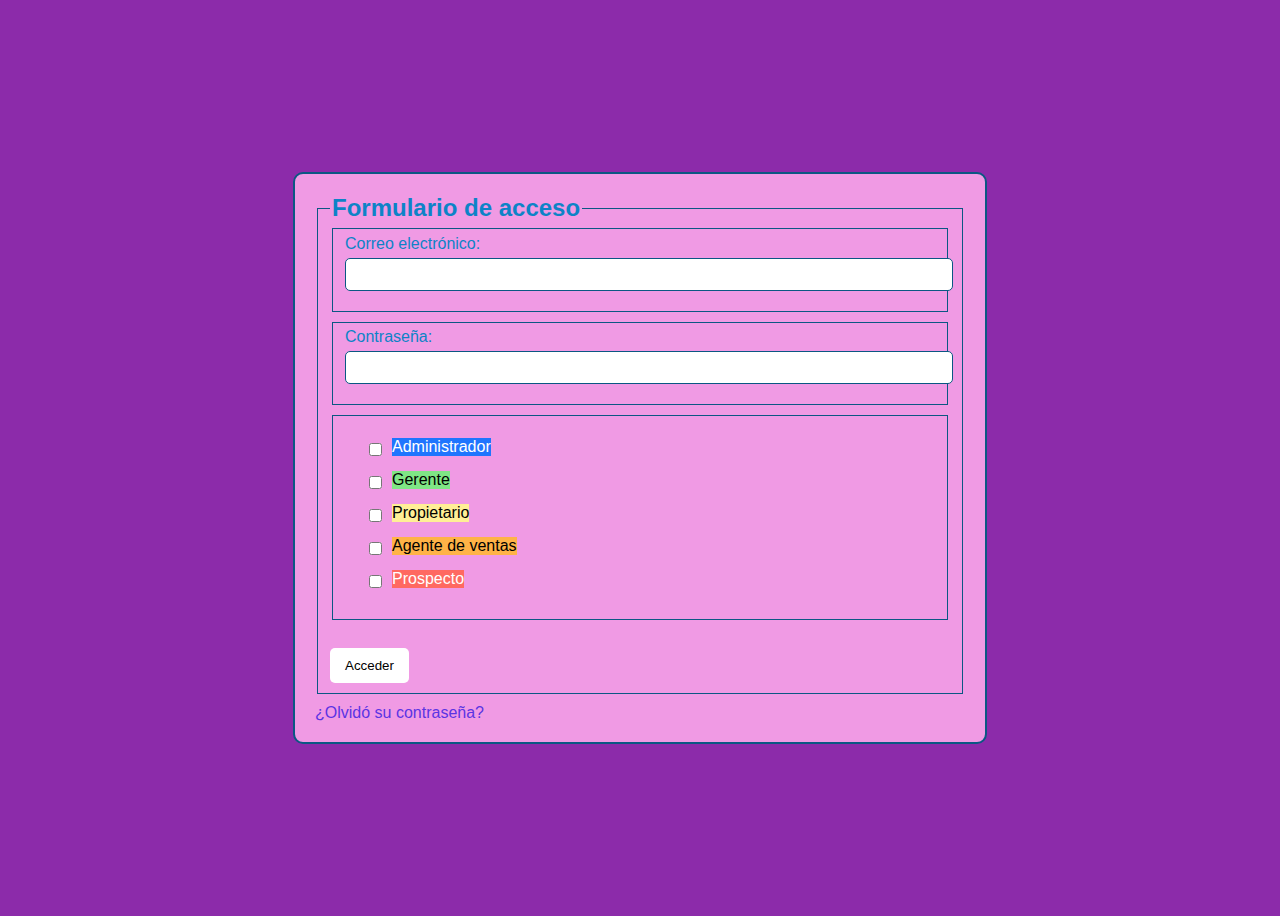
<file: index.html>
<!DOCTYPE html>
<html lang="es">
<head>
    <meta charset="UTF-8">
    <meta name="viewport" content="width=device-width, initial-scale=1.0">
    <title>Formulario de acceso</title>
    <link rel="stylesheet" href="main.css">
    <style>
        fieldset ul {
            list-style-type: disc;
            padding-left: 20px;
        }
        fieldset ul li {
            margin-bottom: 10px;
        }
        fieldset ul li label {
            margin-left: 5px;
        }
        fieldset ul li {
            display: flex;
            align-items: center;
        }
        fieldset ul li input {
            margin-right: 5px;
        }
    </style>
</head>
<body>
    <form>
        <fieldset>
            <legend>Formulario de acceso</legend>
            <fieldset>
                <label for="email">Correo electrónico:</label>
                <input type="email" id="email" name="email" required>
            </fieldset>
            <fieldset>
                <label for="password">Contraseña:</label>
                <input type="password" id="password" name="password" required>
            </fieldset>
            <fieldset>
                <ul>
                    <li>
                        <input type="checkbox" id="administrador" name="rol" value="administrador">
                        <label for="administrador">Administrador</label>
                    </li>
                    <li>
                        <input type="checkbox" id="gerente" name="rol" value="gerente">
                        <label for="gerente">Gerente</label>
                    </li>
                    <li>
                        <input type="checkbox" id="propietario" name="rol" value="propietario">
                        <label for="propietario">Propietario</label>
                    </li>
                    <li>
                        <input type="checkbox" id="agente" name="rol" value="agente">
                        <label for="agente">Agente de ventas</label>
                    </li>
                    <li>
                        <input type="checkbox" id="prospecto" name="rol" value="prospecto">
                        <label for="prospecto">Prospecto</label>
                    </li>
                </ul>
            </fieldset>
            <br>
            <button type="submit">Acceder</button>
        </fieldset>
        <a href="#">¿Olvidó su contraseña?</a>
    </form>
</body>
</html>
</file>
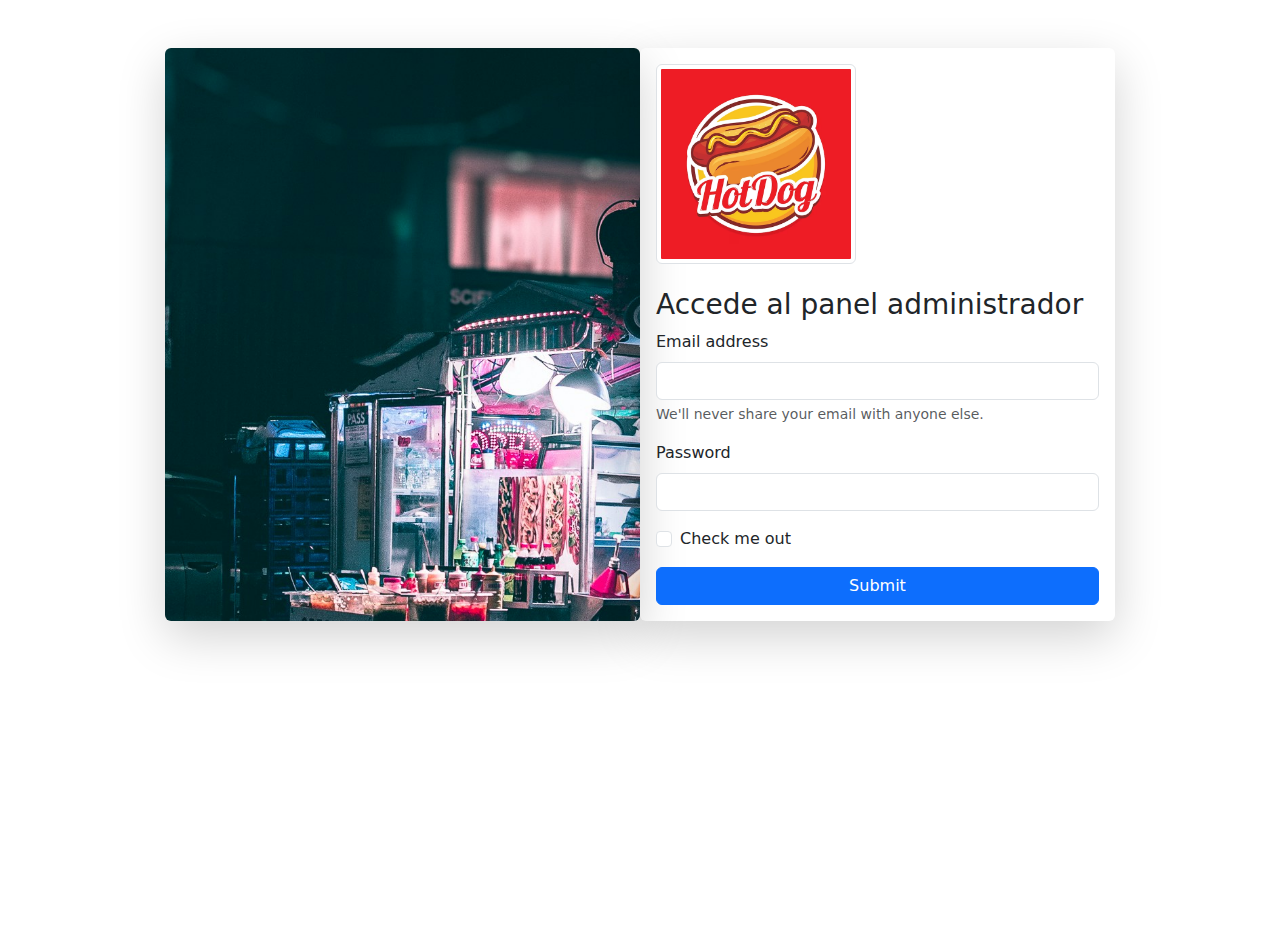
<file: Act27/.bk/index.html>
<?php

	session_start();

	if (!isset($_SESSION['token'])) {
		$_SESSION['token'] = 123;
	}
?>
<!DOCTYPE html>
<html>
<head>
	<meta charset="utf-8">
	<meta name="viewport" content="width=device-width, initial-scale=1">
	<title></title>
	<link href="https://cdn.jsdelivr.net/npm/bootstrap@5.3.3/dist/css/bootstrap.min.css" rel="stylesheet" integrity="sha384-QWTKZyjpPEjISv5WaRU9OFeRpok6YctnYmDr5pNlyT2bRjXh0JMhjY6hW+ALEwIH" crossorigin="anonymous">
	<style type="text/css">
		.logo{
			max-width: 200px;
		}
		.cover-login{ 
			background: url(login_cover.jpg) no-repeat center center fixed; 
			  -webkit-background-size: cover;
			  -moz-background-size: cover;
			  -o-background-size: cover;
			  background-size: cover;
		}
	</style>
</head>
<body> 

	<div class="container vh-100 align-items-center align-items-center">
		
		<div class="row mt-5 justify-content-md-center">
			
			<div class="col-xs-12 col-md-5 shadow-lg cover-login rounded d-none d-md-block">
			</div>

			<div class="col-xs-12 col-md-5 shadow-lg p-3 rounded">
				<!-- formulario de login -->

				<img class="logo img-thumbnail rounded mb-4" src="logo.avif">
				
				<h3>
					Accede al panel administrador
				</h3>

				<form method="POST" action="app/AuthController.php">
				  
				  <div class="mb-3">
				    <label for="exampleInputEmail1" class="form-label">
				    	Email address
				    </label>
				    
				    <input type="email" class="form-control" id="exampleInputEmail1" name="email" aria-describedby="emailHelp" required>
				    
				    <div id="emailHelp" class="form-text">
				    	We'll never share your email with anyone else.
				    </div>
				  </div>
				  
				  <div class="mb-3">
				    <label for="exampleInputPassword1" class="form-label">
				    	Password
				    </label>
				    <input type="password" class="form-control" id="exampleInputPassword1" name="password" required>
				  </div>
				  
				  <div class="mb-3 form-check">
				    <input type="checkbox" class="form-check-input" id="exampleCheck1">
				    <label class="form-check-label" for="exampleCheck1">Check me out</label>
				  </div>
				  
				  <button type="submit" class="btn btn-primary col-12">
				  	Submit
				  </button>

				  <input type="hidden" name="action" value="login">

				</form>

			</div>

		</div>

	</div> 

	<script src="https://cdn.jsdelivr.net/npm/bootstrap@5.3.3/dist/js/bootstrap.bundle.min.js" integrity="sha384-YvpcrYf0tY3lHB60NNkmXc5s9fDVZLESaAA55NDzOxhy9GkcIdslK1eN7N6jIeHz" crossorigin="anonymous"></script>
</body>
</html>
</file>
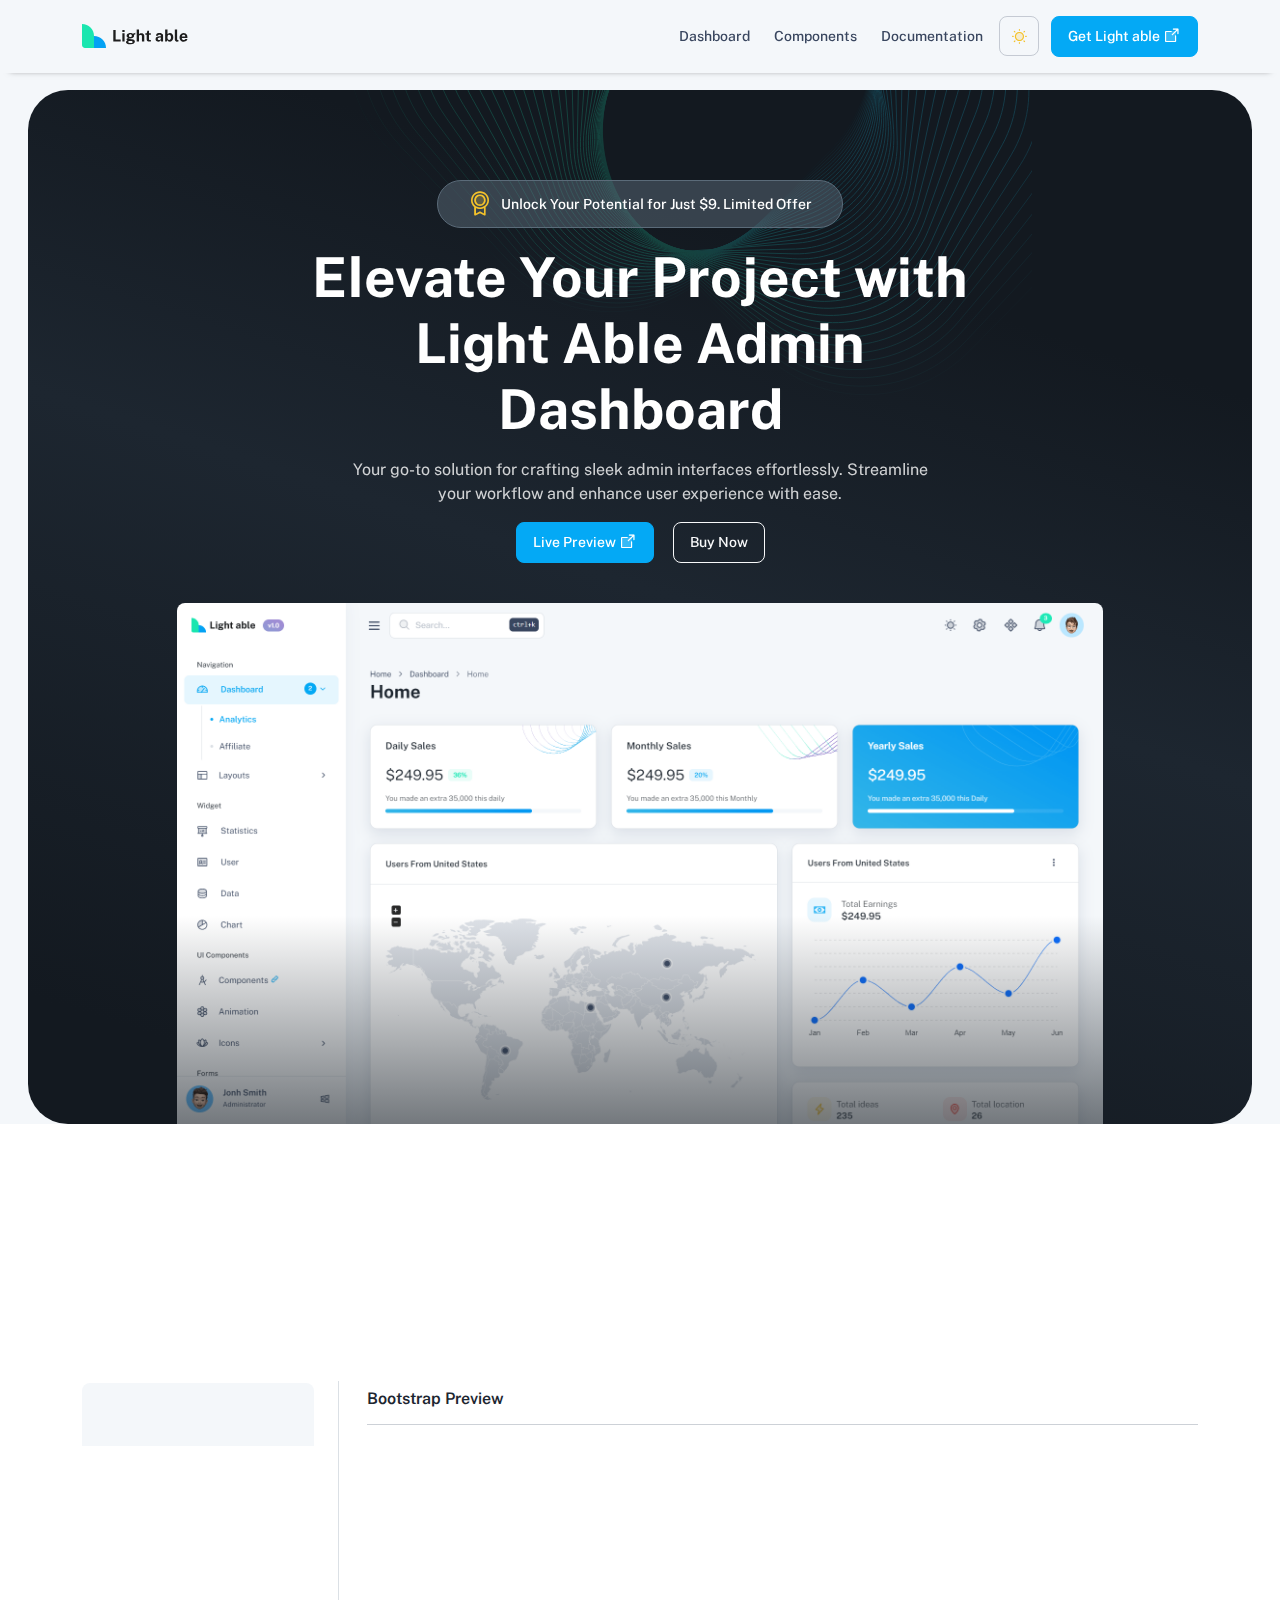
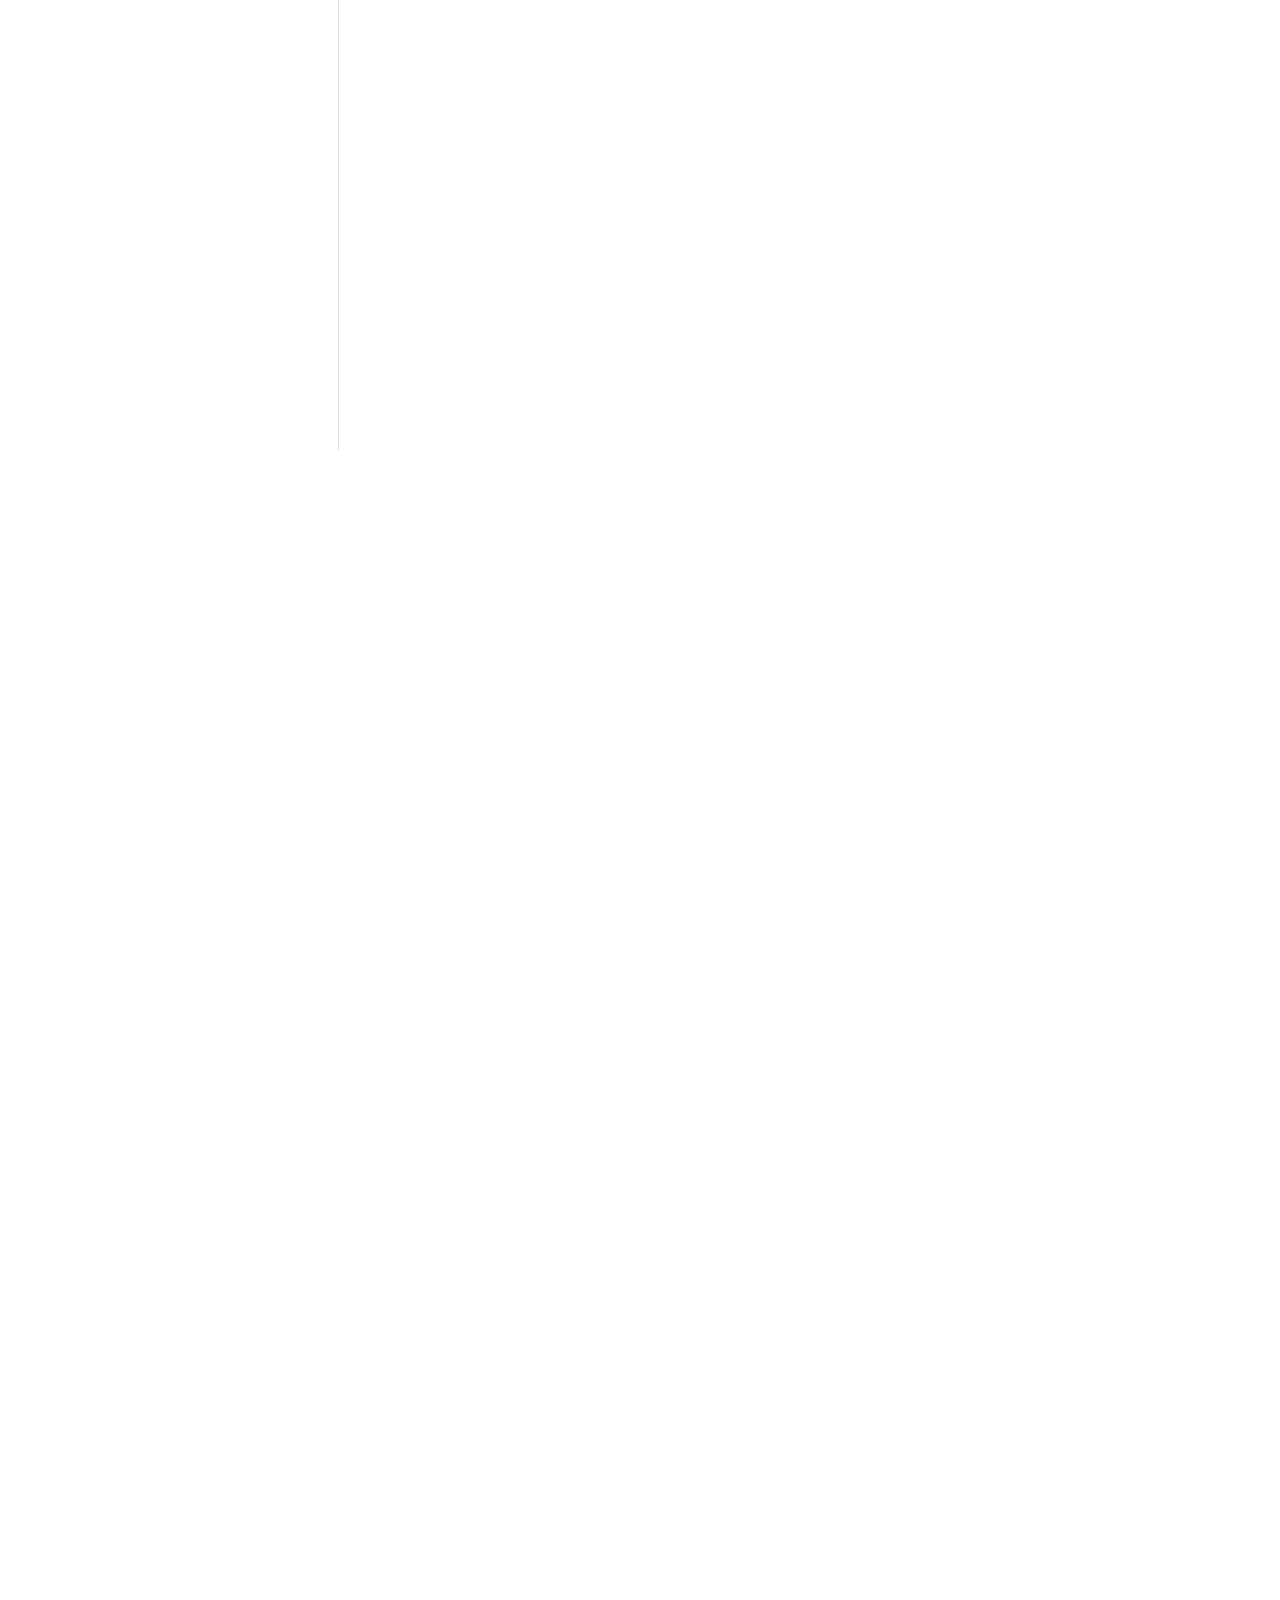
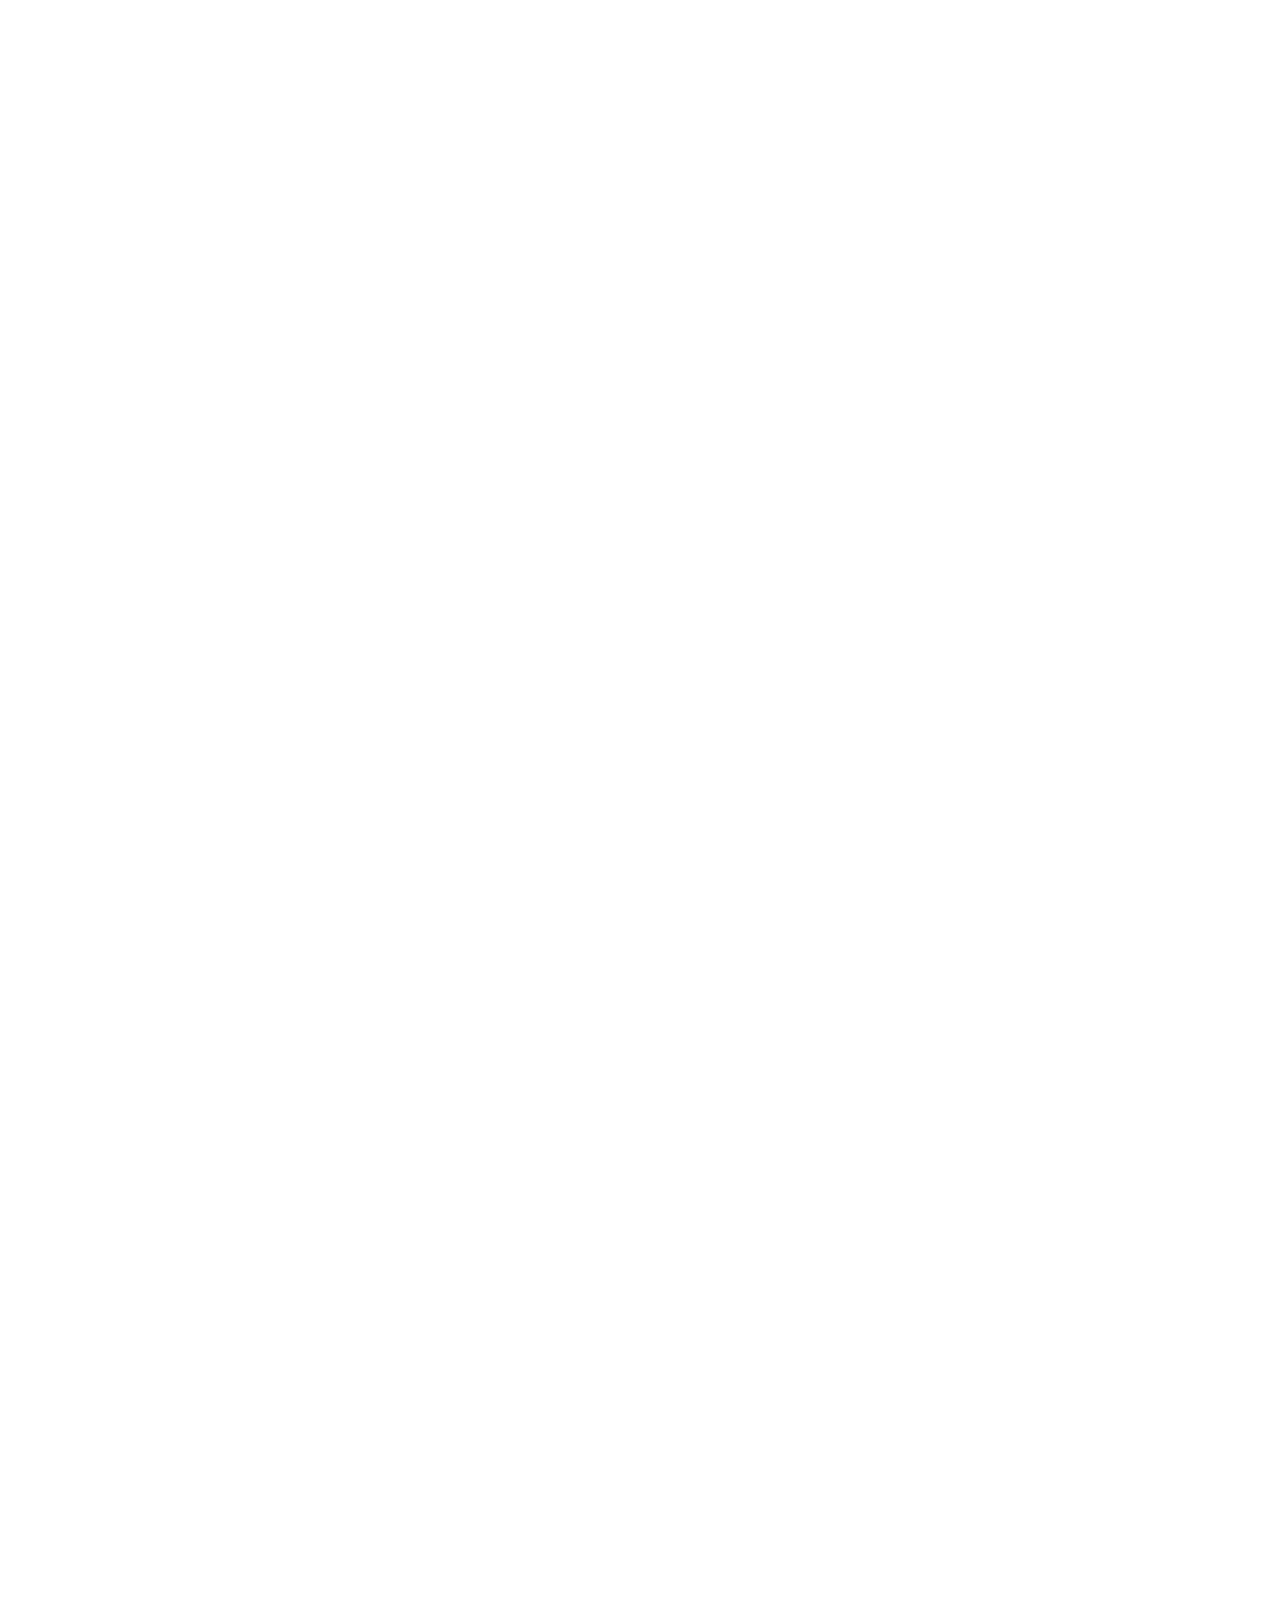
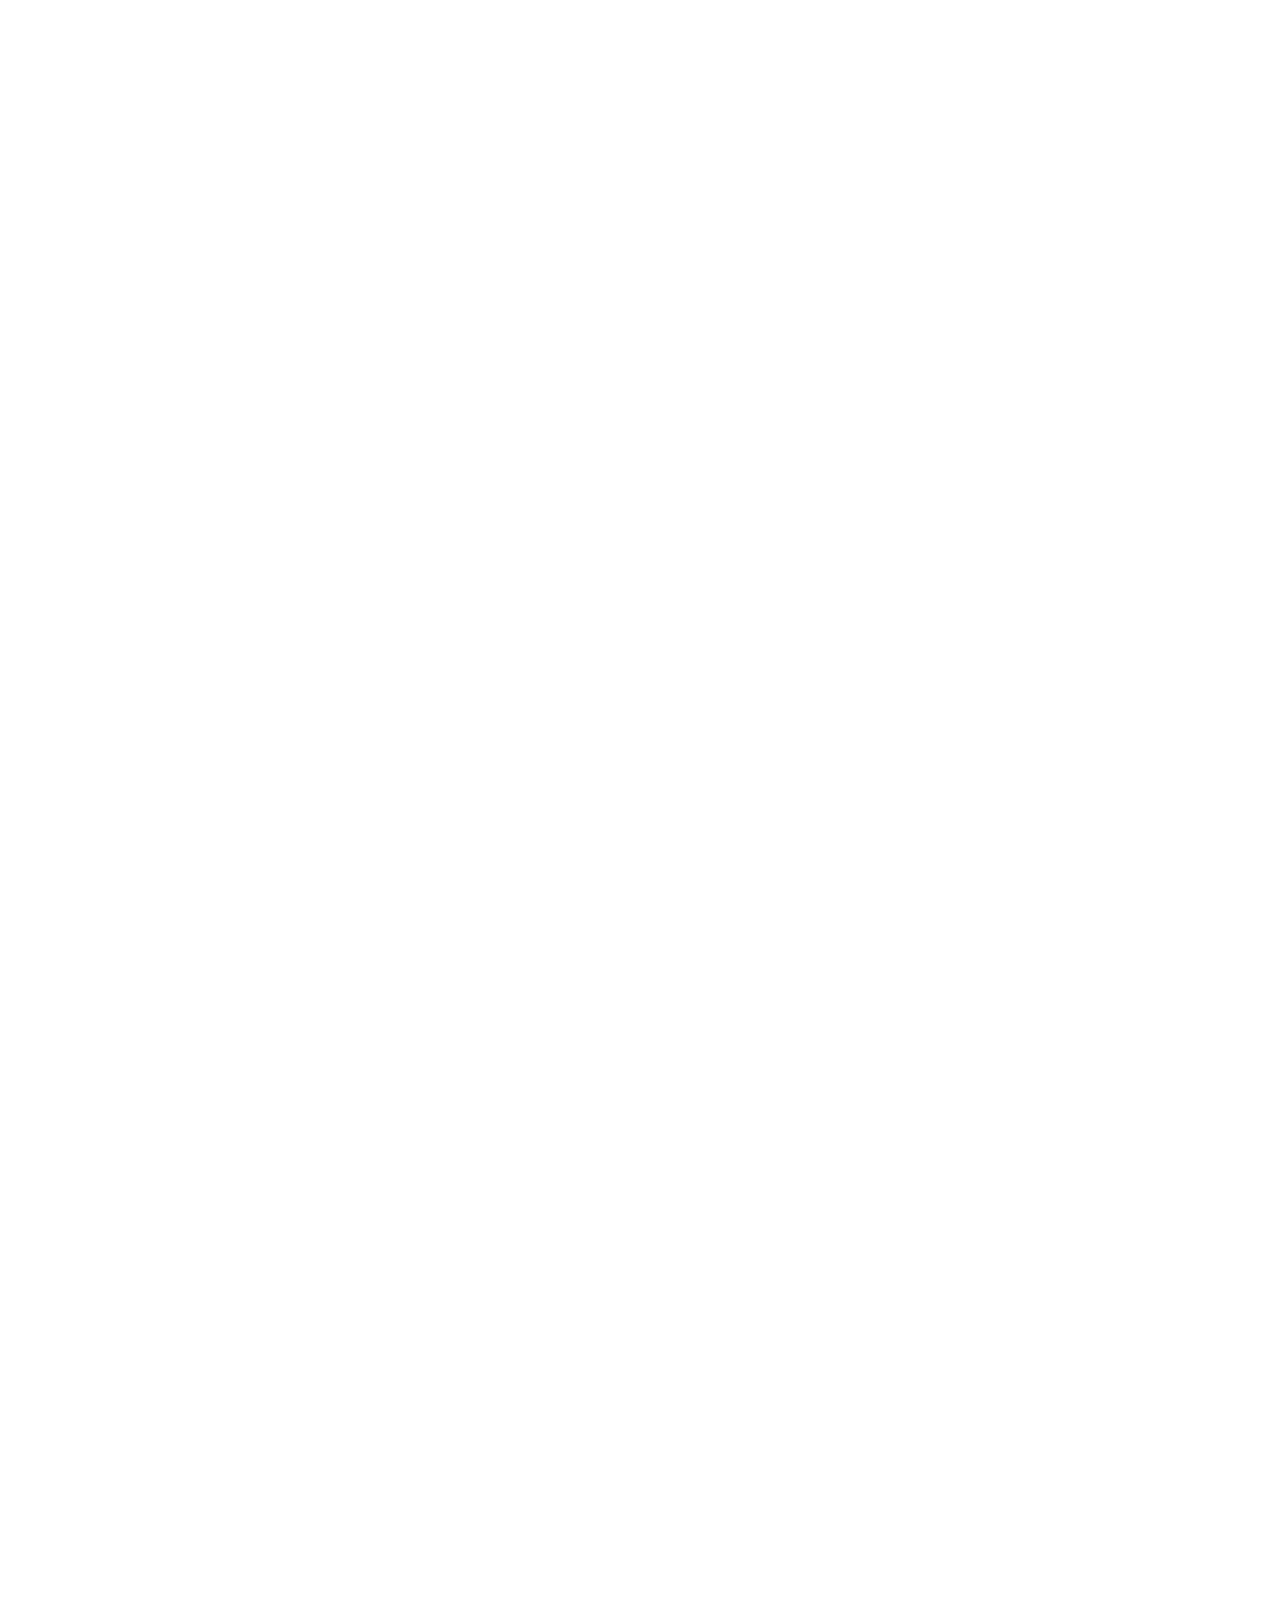
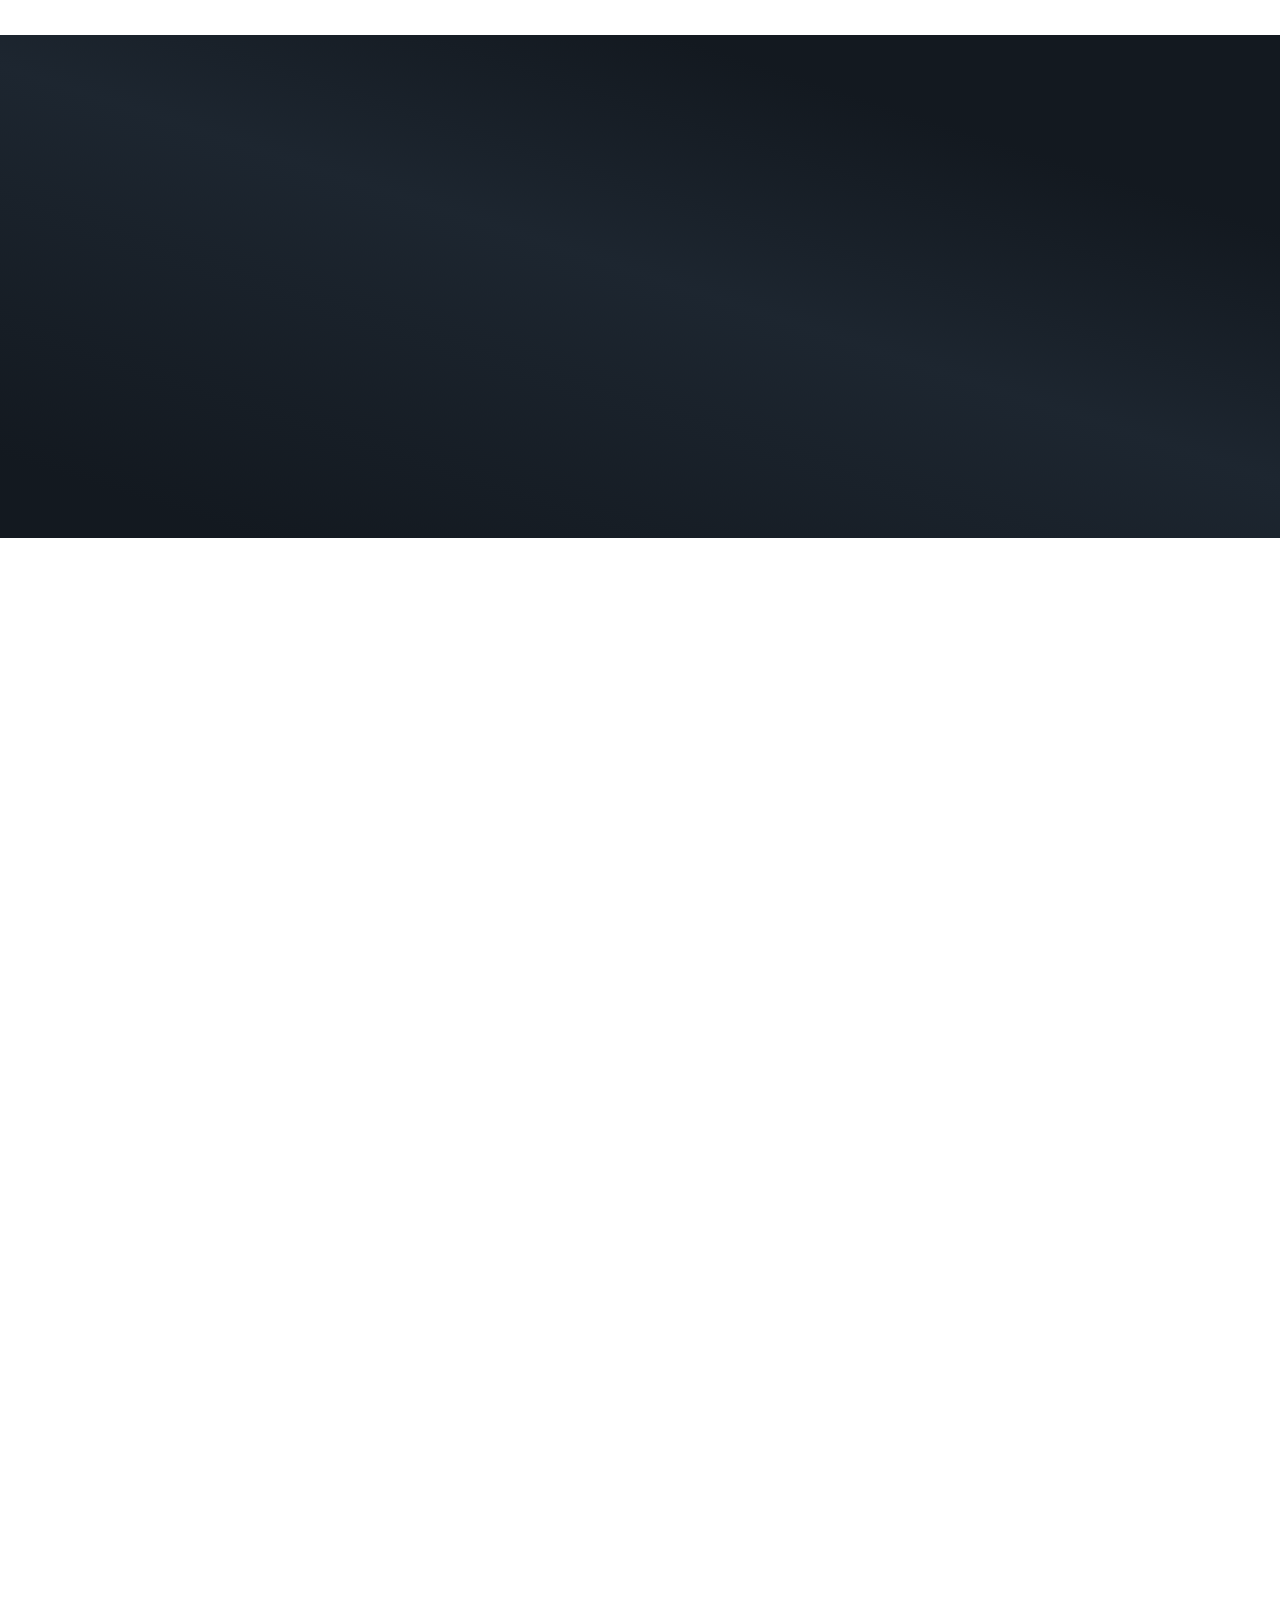
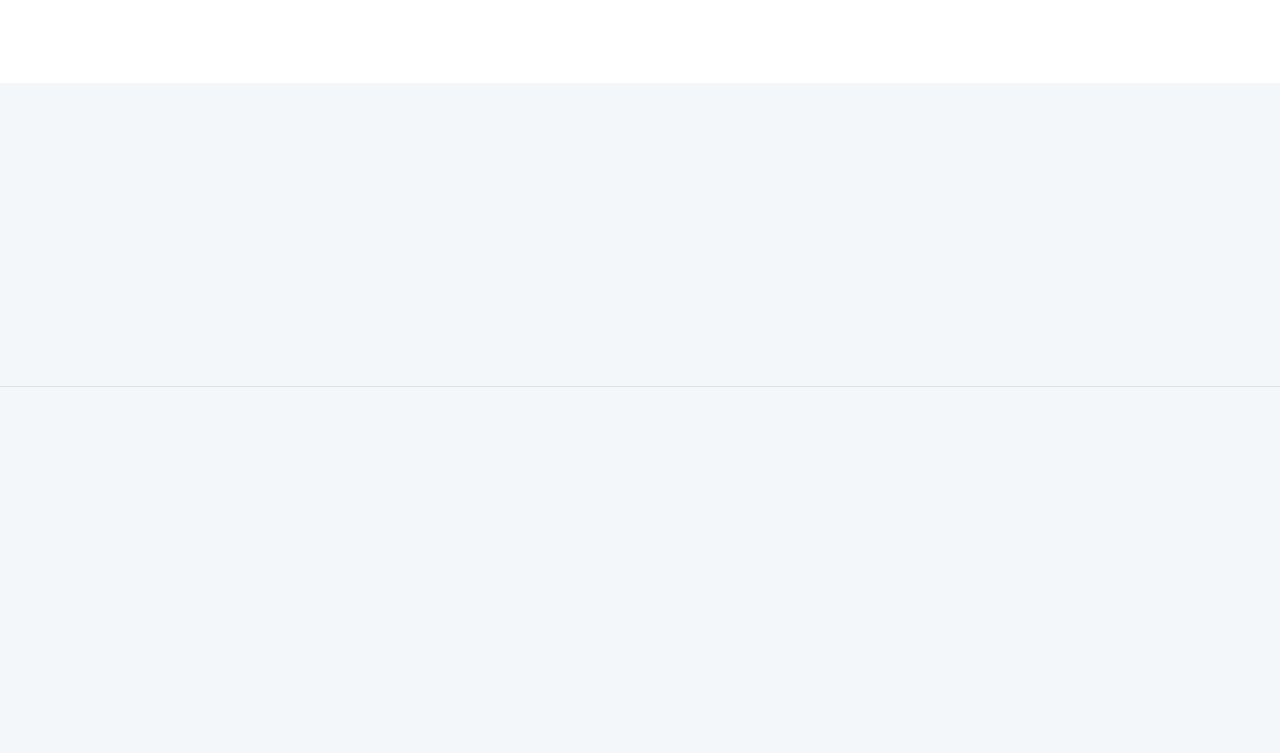
<file: Act27/.tpm/index.html>
<!doctype html>
<html lang="en">
  <head>
    <title>Light Able Admin & Dashboard Template | Phoenixcoded</title>
    <!-- [Meta] -->
    <meta charset="utf-8" />
    <meta name="viewport" content="width=device-width, initial-scale=1.0, user-scalable=0, minimal-ui" />
    <meta http-equiv="X-UA-Compatible" content="IE=edge" />
    <meta
      name="description"
      content="Light Able admin and dashboard template offer a variety of UI elements and pages, ensuring your admin panel is both fast and effective."
    />
    <meta name="author" content="phoenixcoded" />

    <!-- [Favicon] icon -->
    <link rel="icon" href="assets/images/favicon.svg" type="image/x-icon" />
    <!-- [Page specific CSS] start -->
    <link href="assets/css/plugins/animate.min.css" rel="stylesheet" type="text/css" />
    <link href="assets/css/plugins/swiper-bundle.css" rel="stylesheet" />
    <!-- [Page specific CSS] end -->
    <!-- [Google Font : Public Sans] icon -->
    <link href="https://fonts.googleapis.com/css2?family=Public+Sans:wght@400;500;600;700&amp;display=swap" rel="stylesheet" />
    <!-- [phosphor Icons] https://phosphoricons.com/ -->
    <link rel="stylesheet" href="assets/fonts/phosphor/duotone/style.css" />
    <!-- [Tabler Icons] https://tablericons.com -->
    <link rel="stylesheet" href="assets/fonts/tabler-icons.min.css" />
    <!-- [Feather Icons] https://feathericons.com -->
    <link rel="stylesheet" href="assets/fonts/feather.css" />
    <!-- [Font Awesome Icons] https://fontawesome.com/icons -->
    <link rel="stylesheet" href="assets/fonts/fontawesome.css" />
    <!-- [Material Icons] https://fonts.google.com/icons -->
    <link rel="stylesheet" href="assets/fonts/material.css" />
    <!-- [Template CSS Files] -->
    <link rel="stylesheet" href="assets/css/style.css" id="main-style-link" />
    <link rel="stylesheet" href="assets/css/style-preset.css" />

    <link rel="stylesheet" href="assets/css/landing.css" />
    <script>
      !(function () {
        if (window.t4hto4) console.log('WiserNotify pixel installed multiple time in this page');
        else {
          window.t4hto4 = !0;
          var t = document,
            e = window,
            n = function () {
              var e = t.createElement('script');
              (e.type = 'text/javascript'),
                (e.async = !0),
                (e.src = 'https://pt.wisernotify.com/pixel.js?ti=1jclj6jkfc4hhry'),
                document.body.appendChild(e);
            };
          'complete' === t.readyState ? n() : window.attachEvent ? e.attachEvent('onload', n) : e.addEventListener('load', n, !1);
        }
      })();
    </script>
  </head>
  <body data-pc-preset="preset-1" data-pc-sidebar-caption="true" data-pc-direction="ltr" data-pc-theme="light" class="landing-page">
    <!-- [ Main Content ] start -->
    <!-- [ Pre-loader ] start -->
    <div class="loader-bg">
      <div class="loader-track">
        <div class="loader-fill"></div>
      </div>
    </div>
    <!-- [ Pre-loader ] End -->

    <!-- [ Header ] start -->
    <header id="home">
      <!-- [ Nav ] start -->
      <nav class="navbar navbar-expand-md navbar-light default">
        <div class="container">
          <a class="pc-navbar-brand" href="index.html">
            <img src="assets/images/logo-dark.svg" alt="logo" class="logo-lg landing-logo" />
          </a>
          <button
            class="navbar-toggler rounded"
            type="button"
            data-bs-toggle="collapse"
            data-bs-target="#navbarTogglerDemo01"
            aria-controls="navbarTogglerDemo01"
            aria-expanded="false"
            aria-label="Toggle navigation"
          >
            <span class="navbar-toggler-icon"></span>
          </button>
          <div class="collapse navbar-collapse" id="navbarTogglerDemo01">
            <ul class="navbar-nav ms-auto mt-lg-0 mt-2 mb-2 mb-lg-0 align-items-start">
              <li class="nav-item px-1">
                <a class="nav-link" href="dashboard/index.html">Dashboard</a>
              </li>
              <li class="nav-item px-1">
                <a class="nav-link" href="elements/bc_alert.html">Components</a>
              </li>
              <li class="nav-item px-1">
                <a class="nav-link" href="https://pcoded.gitbook.io/light-able/" target="_blank">Documentation</a>
              </li>
            </ul>
            <ul class="navbar-nav mb-2 mb-lg-0 align-items-start">
              <li class="dropdown px-1 me-2 mb-2 mb-md-0">
                <a
                  class="btn btn-icon btn-outline-dark border border-secondary border-opacity-25 dropdown-toggle arrow-none me-0 rounded"
                  data-bs-toggle="dropdown"
                  href="#"
                  role="button"
                  aria-haspopup="false"
                  aria-expanded="false"
                >
                  <i class="ph-duotone ph-sun-dim text-warning"></i>
                </a>
                <div class="dropdown-menu dropdown-menu-end pc-h-dropdown">
                  <a href="#!" class="dropdown-item" onclick="layout_change('dark')">
                    <i class="ph-duotone ph-moon"></i>
                    <span>Dark</span>
                  </a>
                  <a href="#!" class="dropdown-item" onclick="layout_change('light')">
                    <i class="ph-duotone ph-sun-dim"></i>
                    <span>Light</span>
                  </a>
                  <a href="#!" class="dropdown-item" onclick="layout_change_default()">
                    <i class="ph-duotone ph-cpu"></i>
                    <span>Default</span>
                  </a>
                </div>
              </li>
              <li class="nav-item">
                <a href="https://1.envato.market/EKD9M4" target="_blank" class="btn btn-primary"
                  >Get Light able <i class="ph-duotone ph-arrow-square-out"></i
                ></a>
              </li>
            </ul>
          </div>
        </div>
      </nav>
      <!-- [ Nav ] end -->
      <!-- [ Home ] start -->
      <div class="container-fluid">
        <div class="bg-dark mx-sm-3 home-section home-section-2">
          <img src="assets/images/landing/img-header-bg.svg" alt="background shape" class="img-fluid img-header-bg" />
          <div class="swiper language-slides-hero">
            <div class="swiper-wrapper">
              <div class="swiper-slide">
                <div class="row align-items-center justify-content-center text-center">
                  <div class="col-sm-12 header-content">
                    <span class="header-badge text-white">
                      <i class="ph-duotone ph-medal text-warning me-2"></i>
                      Unlock Your Potential for Just $9. Limited Offer
                    </span>
                    <div class="row justify-content-center text-center">
                      <div class="col-xl-7 col-lg-8 col-md-9 col-sm-10 col-11">
                        <h1 class="my-3 wow animate__fadeInUp text-white" data-wow-delay="0.4s"
                          >Elevate Your Project with Light Able Admin Dashboard</h1
                        >
                      </div>
                    </div>
                    <div class="row justify-content-center text-center">
                      <div class="col-xxl-5 col-xl-6 col-lg-7 col-md-8 col-sm-10 col-11">
                        <p class="f-16 mb-3 wow animate__fadeInUp" data-wow-delay="0.6s"
                          >Your go-to solution for crafting sleek admin interfaces effortlessly. Streamline your workflow and enhance user
                          experience with ease.
                        </p>
                      </div>
                    </div>
                    <div class="wow animate__fadeInUp" data-wow-delay="0.8s">
                      <a href="#layout-demos" class="btn btn-primary me-3">Live Preview <i class="ph-duotone ph-arrow-square-out"></i></a>
                      <a href="https://1.envato.market/EKD9M4" class="btn btn-outline-light" target="_blank"> Buy Now </a>
                    </div>
                  </div>
                </div>
              </div>
            </div>
            <div class="container">
              <div class="row justify-content-center">
                <div class="col-sm-10">
                  <div class="img-header-main">
                    <img src="assets/images/landing/header-main.jpg.png" alt="img" class="img-fluid" />
                  </div>
                </div>
              </div>
            </div>
          </div>
        </div>
      </div>
      <!-- [ Home ] end -->
    </header>
    <!-- [ Header ] End -->
    <!-- [ layout-card ] start -->
    <section class="bg-white" id="layout-demos">
      <div class="container">
        <div class="row justify-content-center text-center">
          <div class="col-md-8 col-xl-6">
            <h2 class="wow animate__fadeInUp section-title" data-wow-delay="0.2s">Layouts Demos</h2>
            <p class="mt-lg-4 mt-2 mb-4 mb-md-5 wow animate__fadeInUp" data-wow-delay="0.4s"
              >Unveil the diversity of page layouts within Light Able, including Vertical, Horizontal, and Tab Layouts, each offering unique
              design options to suit your preferences and project requirements.</p
            >
          </div>
        </div>
        <div class="row g-4">
          <div class="col-md-4 col-xl-3">
            <div class="offcanvas-md offcanvas-start chat-offcanvas" tabindex="-1" id="offcanvas_User_list">
              <div class="offcanvas-header">
                <h5 class="offcanvas-title" id="offcanvasLabel">Technology</h5>
                <button class="btn-close" data-bs-dismiss="offcanvas" data-bs-target="#offcanvas_User_list" aria-label="Close"></button>
              </div>
              <div class="offcanvas-body p-0">
                <div class="row g-2 nav nav-tabs technology-tabs" id="myTab" role="tablist">
                  <div class="col-12 nav-item" role="presentation">
                    <a
                      class="nav-link active"
                      id="technology-tab-1"
                      data-bs-toggle="tab"
                      data-bs-target="#technology-tab-pane-1"
                      role="tab"
                      aria-controls="technology-tab-pane-1"
                      aria-selected="true"
                    >
                      <div class="card technology-card wow animate__fadeInUp section-title" data-wow-delay="0.1s">
                        <div class="card-body">
                          <div class="d-flex align-items-center">
                            <div class="flex-shrink-0">
                              <img src="assets/images/landing/techcard-bs.svg" alt="images" class="tech-img" />
                            </div>
                            <div class="flex-grow-1 mx-2">
                              <h5 class="mb-0">Bootstrap</h5>
                            </div>
                          </div>
                        </div>
                      </div>
                    </a>
                  </div>
                  <div class="col-12 nav-item" role="presentation">
                    <a
                      class="nav-link"
                      id="technology-tab-2"
                      data-bs-toggle="tab"
                      data-bs-target="#technology-tab-pane-2"
                      role="tab"
                      aria-controls="technology-tab-pane-2"
                      aria-selected="true"
                    >
                      <div class="card technology-card wow animate__fadeInUp section-title" data-wow-delay="0.2s">
                        <div class="card-body">
                          <div class="d-flex align-items-center">
                            <div class="flex-shrink-0">
                              <img src="assets/images/landing/techcard-react.svg" alt="images" class="tech-img" />
                            </div>
                            <div class="flex-grow-1 mx-2">
                              <h5 class="mb-0">React Next.js</h5>
                            </div>
                          </div>
                        </div>
                      </div>
                    </a>
                  </div>
                  <div class="col-12 nav-item" role="presentation">
                    <a
                      class="nav-link"
                      id="technology-tab-3"
                      data-bs-toggle="tab"
                      data-bs-target="#technology-tab-pane-3"
                      role="tab"
                      aria-controls="technology-tab-pane-3"
                      aria-selected="true"
                    >
                      <div class="card technology-card wow animate__fadeInUp section-title" data-wow-delay="0.3s">
                        <div class="card-body">
                          <div class="d-flex align-items-center">
                            <div class="flex-shrink-0">
                              <img src="assets/images/landing/techcard-vue.svg" alt="images" class="tech-img" />
                            </div>
                            <div class="flex-grow-1 mx-2">
                              <h5 class="mb-0">Vue.js</h5>
                            </div>
                          </div>
                        </div>
                      </div>
                    </a>
                  </div>
                  <div class="col-12 nav-item" role="presentation">
                    <a
                      class="nav-link"
                      id="technology-tab-4"
                      data-bs-toggle="tab"
                      data-bs-target="#technology-tab-pane-4"
                      role="tab"
                      aria-controls="technology-tab-pane-4"
                      aria-selected="true"
                    >
                      <div class="card technology-card wow animate__fadeInUp section-title" data-wow-delay="0.4s">
                        <div class="card-body">
                          <div class="d-flex align-items-center">
                            <div class="flex-shrink-0">
                              <img src="assets/images/landing/techcard-laravel.svg" alt="images" class="tech-img" />
                            </div>
                            <div class="flex-grow-1 mx-2">
                              <h5 class="mb-0">Laravel</h5>
                            </div>
                          </div>
                        </div>
                      </div>
                    </a>
                  </div>
                  <div class="col-12 nav-item" role="presentation">
                    <a
                      class="nav-link"
                      id="technology-tab-5"
                      data-bs-toggle="tab"
                      data-bs-target="#technology-tab-pane-5"
                      role="tab"
                      aria-controls="technology-tab-pane-5"
                      aria-selected="true"
                    >
                      <div class="card technology-card wow animate__fadeInUp section-title" data-wow-delay="0.5s">
                        <div class="card-body">
                          <div class="d-flex align-items-center">
                            <div class="flex-shrink-0">
                              <img src="assets/images/landing/techcard-node.svg" alt="images" class="tech-img" />
                            </div>
                            <div class="flex-grow-1 mx-2">
                              <h5 class="mb-0">Node.js</h5>
                            </div>
                          </div>
                        </div>
                      </div>
                    </a>
                  </div>
                  <div class="col-12 nav-item" role="presentation">
                    <a
                      class="nav-link"
                      id="technology-tab-6"
                      data-bs-toggle="tab"
                      data-bs-target="#technology-tab-pane-6"
                      role="tab"
                      aria-controls="technology-tab-pane-6"
                      aria-selected="true"
                    >
                      <div class="card technology-card wow animate__fadeInUp section-title" data-wow-delay="0.6s">
                        <div class="card-body">
                          <div class="d-flex align-items-center">
                            <div class="flex-shrink-0">
                              <img src="assets/images/landing/techcard-django.svg" alt="images" class="tech-img" />
                            </div>
                            <div class="flex-grow-1 mx-2">
                              <h5 class="mb-0">Django</h5>
                            </div>
                          </div>
                        </div>
                      </div>
                    </a>
                  </div>
                  <div class="col-12 nav-item" role="presentation">
                    <a
                      class="nav-link"
                      id="technology-tab-7"
                      data-bs-toggle="tab"
                      data-bs-target="#technology-tab-pane-7"
                      role="tab"
                      aria-controls="technology-tab-pane-7"
                      aria-selected="true"
                    >
                      <div class="card technology-card wow animate__fadeInUp section-title" data-wow-delay="0.7s">
                        <div class="card-body">
                          <div class="d-flex align-items-center">
                            <div class="flex-shrink-0">
                              <img src="assets/images/landing/techcard-net.svg" alt="images" class="tech-img" />
                            </div>
                            <div class="flex-grow-1 mx-2">
                              <h5 class="mb-0">ASP</h5>
                            </div>
                          </div>
                        </div>
                      </div>
                    </a>
                  </div>
                  <div class="col-12 nav-item" role="presentation">
                    <a
                      class="nav-link"
                      id="technology-tab-8"
                      data-bs-toggle="tab"
                      data-bs-target="#technology-tab-pane-8"
                      role="tab"
                      aria-controls="technology-tab-pane-8"
                      aria-selected="true"
                    >
                      <div class="card technology-card wow animate__fadeInUp section-title" data-wow-delay="0.8s">
                        <div class="card-body">
                          <div class="d-flex align-items-center">
                            <div class="flex-shrink-0">
                              <img src="assets/images/landing/techcard-cakephp.svg" alt="images" class="tech-img" />
                            </div>
                            <div class="flex-grow-1 mx-2">
                              <h5 class="mb-0">CakePHP</h5>
                            </div>
                          </div>
                        </div>
                      </div>
                    </a>
                  </div>
                  <div class="col-12 nav-item" role="presentation">
                    <a
                      class="nav-link"
                      id="technology-tab-9"
                      data-bs-toggle="tab"
                      data-bs-target="#technology-tab-pane-9"
                      role="tab"
                      aria-controls="technology-tab-pane-9"
                      aria-selected="true"
                    >
                      <div class="card technology-card wow animate__fadeInUp section-title" data-wow-delay="0.9s">
                        <div class="card-body">
                          <div class="d-flex align-items-center">
                            <div class="flex-shrink-0">
                              <img src="assets/images/landing/techcard-mvc5.svg" alt="images" class="tech-img" />
                            </div>
                            <div class="flex-grow-1 mx-2">
                              <h5 class="mb-0">MVC5</h5>
                            </div>
                          </div>
                        </div>
                      </div>
                    </a>
                  </div>
                  <div class="col-12 nav-item" role="presentation">
                    <a
                      class="nav-link"
                      id="technology-tab-10"
                      data-bs-toggle="tab"
                      data-bs-target="#technology-tab-pane-10"
                      role="tab"
                      aria-controls="technology-tab-pane-10"
                      aria-selected="true"
                    >
                      <div class="card technology-card wow animate__fadeInUp section-title" data-wow-delay="1s">
                        <div class="card-body">
                          <div class="d-flex align-items-center">
                            <div class="flex-shrink-0">
                              <img src="assets/images/landing/techcard-figma.svg" alt="images" class="tech-img" />
                            </div>
                            <div class="flex-grow-1 mx-2">
                              <h5 class="mb-0">Figma</h5>
                            </div>
                          </div>
                        </div>
                      </div>
                    </a>
                  </div>
                </div>
              </div>
            </div>
          </div>
          <div class="col-md-8 col-xl-9">
            <a href="#" class="d-md-none btn btn-light-secondary mb-2" data-bs-toggle="offcanvas" data-bs-target="#offcanvas_User_list">
              Technology
            </a>
            <div class="tab-content" id="myTabContent">
              <!-- Bootstrap -->
              <div
                class="tab-pane fade show active"
                id="technology-tab-pane-1"
                role="tabpanel"
                aria-labelledby="technology-tab-1"
                tabindex="0"
              >
                <div class="row g-4 text-center">
                  <div class="col-12 text-start">
                    <h5 class="mb=1">Bootstrap Preview</h5>
                    <hr class="mt-3 mb-1" />
                  </div>
                  <div class="col-lg-4 col-md-6 wow animate__fadeInUp" data-wow-delay="0.2s">
                    <div class="card layout-card">
                      <div class="card-body">
                        <a href="dashboard/index.html" target="_blank">
                          <img src="assets/images/landing/preview-layouts-vertical.jpg" alt="img" class="img-fluid border" />
                        </a>
                      </div>
                    </div>
                    <a href="demo/layout-vertical.html" target="_blank" class="h5 d-flex align-items-center justify-content-center gap-2"
                      >Vertical <i class="ti ti-link text-primary f-22"></i
                    ></a>
                  </div>
                  <div class="col-lg-4 col-md-6 wow animate__fadeInUp" data-wow-delay="0.3s">
                    <div class="card layout-card">
                      <div class="card-body">
                        <a href="demo/layout-horizontal.html" target="_blank">
                          <img src="assets/images/landing/preview-layouts-horizontal.jpg" alt="img" class="img-fluid border" />
                        </a>
                      </div>
                    </div>
                    <a href="demo/layout-horizontal.html" target="_blank" class="h5 d-flex align-items-center justify-content-center gap-2"
                      >Horizontal <i class="ti ti-link text-primary f-22"></i
                    ></a>
                  </div>
                  <div class="col-lg-4 col-md-6 wow animate__fadeInUp" data-wow-delay="0.4s">
                    <div class="card layout-card">
                      <div class="card-body">
                        <a href="demo/layout-compact.html" target="_blank">
                          <img src="assets/images/landing/preview-layouts-compact.jpg" alt="img" class="img-fluid border" />
                        </a>
                      </div>
                    </div>
                    <a href="demo/layout-compact.html" target="_blank" class="h5 d-flex align-items-center justify-content-center gap-2"
                      >Compact <i class="ti ti-link text-primary f-22"></i
                    ></a>
                  </div>
                  <div class="col-lg-4 col-md-6 wow animate__fadeInUp" data-wow-delay="0.3s">
                    <div class="card layout-card">
                      <div class="card-body">
                        <a href="https://html.phoenixcoded.net/light-able/bootstrap/demo/layout-2.html" target="_blank">
                          <img src="assets/images/landing/preview-layouts-creative.jpg" alt="img" class="img-fluid border" />
                        </a>
                      </div>
                    </div>
                    <a href="https://html.phoenixcoded.net/light-able/bootstrap/demo/layout-2.html" target="_blank" class="h5 d-flex align-items-center justify-content-center gap-2"
                      >Creative <i class="ti ti-link text-primary f-22"></i
                    ></a>
                  </div>
                  <div class="col-lg-4 col-md-6 wow animate__fadeInUp" data-wow-delay="0.4s">
                    <div class="card layout-card">
                      <div class="card-body">
                        <a href="demo/layout-tab.html" target="_blank">
                          <img src="assets/images/landing/preview-layouts-tab.jpg" alt="img" class="img-fluid border" />
                        </a>
                      </div>
                    </div>
                    <a href="demo/layout-tab.html" target="_blank" class="h5 d-flex align-items-center justify-content-center gap-2"
                      >Tab <i class="ti ti-link text-primary f-22"></i
                    ></a>
                  </div>
                  <div class="col-lg-4 col-md-6 wow animate__fadeInUp" data-wow-delay="0.5s">
                    <div class="card layout-card">
                      <div class="card-body">
                        <a href="demo/layout-vertical-tab.html" target="_blank">
                          <img src="assets/images/landing/lay-vertical-tab.jpg" alt="img" class="img-fluid border" />
                        </a>
                      </div>
                    </div>
                    <a
                      href="demo/layout-vertical-tab.html"
                      target="_blank"
                      class="h5 d-flex align-items-center justify-content-center gap-2"
                      >Vertical Tab <i class="ti ti-link text-primary f-22"></i
                    ></a>
                  </div>
                  <div class="col-lg-4 col-md-6 wow animate__fadeInUp" data-wow-delay="0.4s">
                    <div class="card layout-card">
                      <div class="card-body">
                        <a href="demo/layout-2-column.html" target="_blank">
                          <img src="assets/images/landing/lay-2-column.jpg" alt="img" class="img-fluid border" />
                        </a>
                      </div>
                    </div>
                    <a href="demo/layout-2-column.html" target="_blank" class="h5 d-flex align-items-center justify-content-center gap-2"
                      >2 Column <i class="ti ti-link text-primary f-22"></i
                    ></a>
                  </div>
                  <div class="col-lg-4 col-md-6 wow animate__fadeInUp" data-wow-delay="0.5s">
                    <div class="card layout-card">
                      <div class="card-body">
                        <a href="demo/layout-big-compact.html" target="_blank">
                          <img src="assets/images/landing/lay-big-compact.jpg" alt="img" class="img-fluid border" />
                        </a>
                      </div>
                    </div>
                    <a href="demo/layout-big-compact.html" target="_blank" class="h5 d-flex align-items-center justify-content-center gap-2"
                      >Big Compact <i class="ti ti-link text-primary f-22"></i
                    ></a>
                  </div>
                  <div class="col-lg-4 col-md-6 wow animate__fadeInUp" data-wow-delay="0.6s">
                    <div class="card layout-card">
                      <div class="card-body">
                        <a href="demo/layout-moduler.html" target="_blank">
                          <img src="assets/images/landing/lay-moduler.jpg" alt="img" class="img-fluid border" />
                        </a>
                      </div>
                    </div>
                    <a href="demo/layout-moduler.html" target="_blank" class="h5 d-flex align-items-center justify-content-center gap-2">
                      Moduler <i class="ti ti-link text-primary f-22"></i>
                    </a>
                  </div>
                  <div class="col-lg-4 col-md-6 wow animate__fadeInUp" data-wow-delay="0.5s">
                    <div class="card layout-card">
                      <div class="card-body">
                        <a href="demo/layout-detached.html" target="_blank">
                          <img src="assets/images/landing/lay-detached.jpg" alt="img" class="img-fluid border" />
                        </a>
                      </div>
                    </div>
                    <a href="demo/layout-detached.html" target="_blank" class="h5 d-flex align-items-center justify-content-center gap-2">
                      Detached <i class="ti ti-link text-primary f-22"></i>
                    </a>
                  </div>
                  <div class="col-lg-4 col-md-6 wow animate__fadeInUp" data-wow-delay="0.6s">
                    <div class="card layout-card">
                      <div class="card-body">
                        <a href="demo/layout-advanced.html" target="_blank">
                          <img src="assets/images/landing/lay-advanced.jpg" alt="img" class="img-fluid border" />
                        </a>
                      </div>
                    </div>
                    <a href="demo/layout-advanced.html" target="_blank" class="h5 d-flex align-items-center justify-content-center gap-2">
                      Advance <i class="ti ti-link text-primary f-22"></i>
                    </a>
                  </div>
                  <div class="col-lg-4 col-md-6 wow animate__fadeInUp" data-wow-delay="0.7s">
                    <div class="card layout-card">
                      <div class="card-body">
                        <a href="demo/layout-extended.html" target="_blank">
                          <img src="assets/images/landing/lay-extended.jpg" alt="img" class="img-fluid border" />
                        </a>
                      </div>
                    </div>
                    <a href="demo/layout-extended.html" target="_blank" class="h5 d-flex align-items-center justify-content-center gap-2">
                      Extended <i class="ti ti-link text-primary f-22"></i>
                    </a>
                  </div>
                </div>
              </div>
              <!-- React.js -->
              <div class="tab-pane fade" id="technology-tab-pane-2" role="tabpanel" aria-labelledby="technology-tab-2" tabindex="0">
                <div class="row g-4 text-center">
                  <div class="col-12 text-start">
                    <h5 class="mb=1">React Preview</h5>
                    <hr class="mt-3 mb-1" />
                  </div>
                  <div class="col-lg-4 col-md-6">
                    <div class="card layout-card">
                      <div class="card-body">
                        <a href="https://light-able-react-light.vercel.app/dashboard" target="_blank">
                          <img src="assets/images/landing/preview-layouts-vertical.jpg" alt="img" class="img-fluid border" />
                        </a>
                      </div>
                    </div>
                    <a
                      href="https://light-able-react-light.vercel.app/dashboard"
                      target="_blank"
                      class="h5 d-flex align-items-center justify-content-center gap-2"
                      >Vertical <i class="ti ti-link text-primary f-22"></i
                    ></a>
                  </div>
                  <div class="col-lg-4 col-md-6">
                    <div class="card layout-card">
                      <div class="card-body">
                        <a href="https://light-able-react-dark.vercel.app/dashboard" target="_blank">
                          <img src="assets/images/landing/preview-page-dark.jpg" alt="img" class="img-fluid border" />
                        </a>
                      </div>
                    </div>
                    <a
                      href="https://light-able-react-dark.vercel.app/dashboard"
                      target="_blank"
                      class="h5 d-flex align-items-center justify-content-center gap-2"
                      >Dark <i class="ti ti-link text-primary f-22"></i
                    ></a>
                  </div>
                  <div class="col-lg-4 col-md-6">
                    <div class="card layout-card">
                      <div class="card-body">
                        <a href="https://light-able-react-light.vercel.app/application/calendar" target="_blank">
                          <img src="assets/images/landing/preview-app-calendar.jpg" alt="img" class="img-fluid border" />
                        </a>
                      </div>
                    </div>
                    <a
                      href="https://light-able-react-light.vercel.app/application/calendar"
                      target="_blank"
                      class="h5 d-flex align-items-center justify-content-center gap-2"
                      >Calendar <i class="ti ti-link text-primary f-22"></i
                    ></a>
                  </div>
                  <div class="col-lg-4 col-md-6">
                    <div class="card layout-card">
                      <div class="card-body">
                        <a href="https://light-able-react-light.vercel.app/application/chat" target="_blank">
                          <img src="assets/images/landing/preview-app-chat.jpg" alt="img" class="img-fluid border" />
                        </a>
                      </div>
                    </div>
                    <a
                      href="https://light-able-react-light.vercel.app/application/chat"
                      target="_blank"
                      class="h5 d-flex align-items-center justify-content-center gap-2"
                      >Chat <i class="ti ti-link text-primary f-22"></i
                    ></a>
                  </div>
                  <div class="col-lg-4 col-md-6">
                    <div class="card layout-card">
                      <div class="card-body">
                        <a href="https://light-able-react-light.vercel.app/application/ecom_product" target="_blank">
                          <img src="assets/images/landing/preview-app-ecommerce.jpg" alt="img" class="img-fluid border" />
                        </a>
                      </div>
                    </div>
                    <a
                      href="https://light-able-react-light.vercel.app/application/ecom_product"
                      target="_blank"
                      class="h5 d-flex align-items-center justify-content-center gap-2"
                      >E-commerce <i class="ti ti-link text-primary f-22"></i
                    ></a>
                  </div>
                  <div class="col-lg-4 col-md-6">
                    <div class="card layout-card">
                      <div class="card-body">
                        <a href="https://light-able-react-light.vercel.app/application/mail" target="_blank">
                          <img src="assets/images/landing/preview-app-inbox.jpg" alt="img" class="img-fluid border" />
                        </a>
                      </div>
                    </div>
                    <a
                      href="https://light-able-react-light.vercel.app/application/mail"
                      target="_blank"
                      class="h5 d-flex align-items-center justify-content-center gap-2"
                      >Inbox <i class="ti ti-link text-primary f-22"></i
                    ></a>
                  </div>
                  <div class="col-lg-4 col-md-6">
                    <div class="card layout-card">
                      <div class="card-body">
                        <a href="https://light-able-react-light.vercel.app/application/invoice-view" target="_blank">
                          <img src="assets/images/landing/preview-app-invoice.jpg" alt="img" class="img-fluid border" />
                        </a>
                      </div>
                    </div>
                    <a
                      href="https://light-able-react-light.vercel.app/application/invoice-view"
                      target="_blank"
                      class="h5 d-flex align-items-center justify-content-center gap-2"
                      >Invoice <i class="ti ti-link text-primary f-22"></i
                    ></a>
                  </div>
                </div>
              </div>
              <!-- Vue.js -->
              <div class="tab-pane fade" id="technology-tab-pane-3" role="tabpanel" aria-labelledby="technology-tab-3" tabindex="0">
                <div class="row g-4 text-center">
                  <div class="col-12 text-start">
                    <h5 class="mb=1">Vue.js Preview</h5>
                    <hr class="mt-3 mb-1" />
                  </div>
                  <div class="col-lg-4 col-md-6 wow animate__fadeInUp" data-wow-delay="0.2s">
                    <div class="card layout-card">
                      <div class="card-body">
                        <a href="dashboard/index.html" target="_blank">
                          <img src="assets/images/landing/preview-layouts-vertical.jpg" alt="img" class="img-fluid border" />
                        </a>
                      </div>
                    </div>
                    <a href="demo/layout-vertical.html" target="_blank" class="h5 d-flex align-items-center justify-content-center gap-2"
                      >Vertical <i class="ti ti-link text-primary f-22"></i
                    ></a>
                  </div>
                  <div class="col-lg-4 col-md-6 wow animate__fadeInUp" data-wow-delay="0.3s">
                    <div class="card layout-card">
                      <div class="card-body">
                        <a href="demo/layout-horizontal.html" target="_blank">
                          <img src="assets/images/landing/preview-layouts-horizontal.jpg" alt="img" class="img-fluid border" />
                        </a>
                      </div>
                    </div>
                    <a href="demo/layout-horizontal.html" target="_blank" class="h5 d-flex align-items-center justify-content-center gap-2"
                      >Horizontal <i class="ti ti-link text-primary f-22"></i
                    ></a>
                  </div>
                  <div class="col-lg-4 col-md-6 wow animate__fadeInUp" data-wow-delay="0.4s">
                    <div class="card layout-card">
                      <div class="card-body">
                        <a href="demo/layout-compact.html" target="_blank">
                          <img src="assets/images/landing/preview-layouts-compact.jpg" alt="img" class="img-fluid border" />
                        </a>
                      </div>
                    </div>
                    <a href="demo/layout-compact.html" target="_blank" class="h5 d-flex align-items-center justify-content-center gap-2"
                      >Compact <i class="ti ti-link text-primary f-22"></i
                    ></a>
                  </div>
                  <div class="col-lg-4 col-md-6 wow animate__fadeInUp" data-wow-delay="0.3s">
                    <div class="card layout-card">
                      <div class="card-body">
                        <a href="https://html.phoenixcoded.net/light-able/bootstrap/demo/layout-2.html" target="_blank">
                          <img src="assets/images/landing/preview-layouts-creative.jpg" alt="img" class="img-fluid border" />
                        </a>
                      </div>
                    </div>
                    <a href="https://html.phoenixcoded.net/light-able/bootstrap/demo/layout-2.html" target="_blank" class="h5 d-flex align-items-center justify-content-center gap-2"
                      >Creative <i class="ti ti-link text-primary f-22"></i
                    ></a>
                  </div>
                  <div class="col-lg-4 col-md-6 wow animate__fadeInUp" data-wow-delay="0.4s">
                    <div class="card layout-card">
                      <div class="card-body">
                        <a href="demo/layout-tab.html" target="_blank">
                          <img src="assets/images/landing/preview-layouts-tab.jpg" alt="img" class="img-fluid border" />
                        </a>
                      </div>
                    </div>
                    <a href="demo/layout-tab.html" target="_blank" class="h5 d-flex align-items-center justify-content-center gap-2"
                      >Tab <i class="ti ti-link text-primary f-22"></i
                    ></a>
                  </div>
                  <div class="col-lg-4 col-md-6 wow animate__fadeInUp" data-wow-delay="0.5s">
                    <div class="card layout-card">
                      <div class="card-body">
                        <a href="demo/layout-vertical-tab.html" target="_blank">
                          <img src="assets/images/landing/lay-vertical-tab.jpg" alt="img" class="img-fluid border" />
                        </a>
                      </div>
                    </div>
                    <a
                      href="demo/layout-vertical-tab.html"
                      target="_blank"
                      class="h5 d-flex align-items-center justify-content-center gap-2"
                      >Vertical Tab <i class="ti ti-link text-primary f-22"></i
                    ></a>
                  </div>
                  <div class="col-lg-4 col-md-6 wow animate__fadeInUp" data-wow-delay="0.4s">
                    <div class="card layout-card">
                      <div class="card-body">
                        <a href="demo/layout-2-column.html" target="_blank">
                          <img src="assets/images/landing/lay-2-column.jpg" alt="img" class="img-fluid border" />
                        </a>
                      </div>
                    </div>
                    <a href="demo/layout-2-column.html" target="_blank" class="h5 d-flex align-items-center justify-content-center gap-2"
                      >2 Column <i class="ti ti-link text-primary f-22"></i
                    ></a>
                  </div>
                  <div class="col-lg-4 col-md-6 wow animate__fadeInUp" data-wow-delay="0.5s">
                    <div class="card layout-card">
                      <div class="card-body">
                        <a href="demo/layout-big-compact.html" target="_blank">
                          <img src="assets/images/landing/lay-big-compact.jpg" alt="img" class="img-fluid border" />
                        </a>
                      </div>
                    </div>
                    <a href="demo/layout-big-compact.html" target="_blank" class="h5 d-flex align-items-center justify-content-center gap-2"
                      >Big Compact <i class="ti ti-link text-primary f-22"></i
                    ></a>
                  </div>
                  <div class="col-lg-4 col-md-6 wow animate__fadeInUp" data-wow-delay="0.6s">
                    <div class="card layout-card">
                      <div class="card-body">
                        <a href="demo/layout-moduler.html" target="_blank">
                          <img src="assets/images/landing/lay-moduler.jpg" alt="img" class="img-fluid border" />
                        </a>
                      </div>
                    </div>
                    <a href="demo/layout-moduler.html" target="_blank" class="h5 d-flex align-items-center justify-content-center gap-2">
                      Moduler <i class="ti ti-link text-primary f-22"></i>
                    </a>
                  </div>
                  <div class="col-lg-4 col-md-6 wow animate__fadeInUp" data-wow-delay="0.5s">
                    <div class="card layout-card">
                      <div class="card-body">
                        <a href="demo/layout-detached.html" target="_blank">
                          <img src="assets/images/landing/lay-detached.jpg" alt="img" class="img-fluid border" />
                        </a>
                      </div>
                    </div>
                    <a href="demo/layout-detached.html" target="_blank" class="h5 d-flex align-items-center justify-content-center gap-2">
                      Detached <i class="ti ti-link text-primary f-22"></i>
                    </a>
                  </div>
                  <div class="col-lg-4 col-md-6 wow animate__fadeInUp" data-wow-delay="0.6s">
                    <div class="card layout-card">
                      <div class="card-body">
                        <a href="demo/layout-advanced.html" target="_blank">
                          <img src="assets/images/landing/lay-advanced.jpg" alt="img" class="img-fluid border" />
                        </a>
                      </div>
                    </div>
                    <a href="demo/layout-advanced.html" target="_blank" class="h5 d-flex align-items-center justify-content-center gap-2">
                      Advance <i class="ti ti-link text-primary f-22"></i>
                    </a>
                  </div>
                  <div class="col-lg-4 col-md-6 wow animate__fadeInUp" data-wow-delay="0.7s">
                    <div class="card layout-card">
                      <div class="card-body">
                        <a href="demo/layout-extended.html" target="_blank">
                          <img src="assets/images/landing/lay-extended.jpg" alt="img" class="img-fluid border" />
                        </a>
                      </div>
                    </div>
                    <a href="demo/layout-extended.html" target="_blank" class="h5 d-flex align-items-center justify-content-center gap-2">
                      Extended <i class="ti ti-link text-primary f-22"></i>
                    </a>
                  </div>
                </div>
              </div>
              <!-- Laravel -->
              <div class="tab-pane fade" id="technology-tab-pane-4" role="tabpanel" aria-labelledby="technology-tab-4" tabindex="0">
                <div class="row g-4 text-center">
                  <div class="col-12 text-start">
                    <h5 class="mb=1">Laravel</h5>
                    <hr class="mt-3 mb-1" />
                  </div>
                  <div class="col-lg-4 col-md-6 wow animate__fadeInUp" data-wow-delay="0.2s">
                    <div class="card layout-card">
                      <div class="card-body">
                        <a href="dashboard/index.html" target="_blank">
                          <img src="assets/images/landing/preview-layouts-vertical.jpg" alt="img" class="img-fluid border" />
                        </a>
                      </div>
                    </div>
                    <a href="demo/layout-vertical.html" target="_blank" class="h5 d-flex align-items-center justify-content-center gap-2"
                      >Vertical <i class="ti ti-link text-primary f-22"></i
                    ></a>
                  </div>
                  <div class="col-lg-4 col-md-6 wow animate__fadeInUp" data-wow-delay="0.3s">
                    <div class="card layout-card">
                      <div class="card-body">
                        <a href="demo/layout-horizontal.html" target="_blank">
                          <img src="assets/images/landing/preview-layouts-horizontal.jpg" alt="img" class="img-fluid border" />
                        </a>
                      </div>
                    </div>
                    <a href="demo/layout-horizontal.html" target="_blank" class="h5 d-flex align-items-center justify-content-center gap-2"
                      >Horizontal <i class="ti ti-link text-primary f-22"></i
                    ></a>
                  </div>
                  <div class="col-lg-4 col-md-6 wow animate__fadeInUp" data-wow-delay="0.4s">
                    <div class="card layout-card">
                      <div class="card-body">
                        <a href="demo/layout-compact.html" target="_blank">
                          <img src="assets/images/landing/preview-layouts-compact.jpg" alt="img" class="img-fluid border" />
                        </a>
                      </div>
                    </div>
                    <a href="demo/layout-compact.html" target="_blank" class="h5 d-flex align-items-center justify-content-center gap-2"
                      >Compact <i class="ti ti-link text-primary f-22"></i
                    ></a>
                  </div>
                  <div class="col-lg-4 col-md-6 wow animate__fadeInUp" data-wow-delay="0.3s">
                    <div class="card layout-card">
                      <div class="card-body">
                        <a href="https://html.phoenixcoded.net/light-able/bootstrap/demo/layout-2.html" target="_blank">
                          <img src="assets/images/landing/preview-layouts-creative.jpg" alt="img" class="img-fluid border" />
                        </a>
                      </div>
                    </div>
                    <a href="https://html.phoenixcoded.net/light-able/bootstrap/demo/layout-2.html" target="_blank" class="h5 d-flex align-items-center justify-content-center gap-2"
                      >Creative <i class="ti ti-link text-primary f-22"></i
                    ></a>
                  </div>
                  <div class="col-lg-4 col-md-6 wow animate__fadeInUp" data-wow-delay="0.4s">
                    <div class="card layout-card">
                      <div class="card-body">
                        <a href="demo/layout-tab.html" target="_blank">
                          <img src="assets/images/landing/preview-layouts-tab.jpg" alt="img" class="img-fluid border" />
                        </a>
                      </div>
                    </div>
                    <a href="demo/layout-tab.html" target="_blank" class="h5 d-flex align-items-center justify-content-center gap-2"
                      >Tab <i class="ti ti-link text-primary f-22"></i
                    ></a>
                  </div>
                  <div class="col-lg-4 col-md-6 wow animate__fadeInUp" data-wow-delay="0.5s">
                    <div class="card layout-card">
                      <div class="card-body">
                        <a href="demo/layout-vertical-tab.html" target="_blank">
                          <img src="assets/images/landing/lay-vertical-tab.jpg" alt="img" class="img-fluid border" />
                        </a>
                      </div>
                    </div>
                    <a
                      href="demo/layout-vertical-tab.html"
                      target="_blank"
                      class="h5 d-flex align-items-center justify-content-center gap-2"
                      >Vertical Tab <i class="ti ti-link text-primary f-22"></i
                    ></a>
                  </div>
                  <div class="col-lg-4 col-md-6 wow animate__fadeInUp" data-wow-delay="0.4s">
                    <div class="card layout-card">
                      <div class="card-body">
                        <a href="demo/layout-2-column.html" target="_blank">
                          <img src="assets/images/landing/lay-2-column.jpg" alt="img" class="img-fluid border" />
                        </a>
                      </div>
                    </div>
                    <a href="demo/layout-2-column.html" target="_blank" class="h5 d-flex align-items-center justify-content-center gap-2"
                      >2 Column <i class="ti ti-link text-primary f-22"></i
                    ></a>
                  </div>
                  <div class="col-lg-4 col-md-6 wow animate__fadeInUp" data-wow-delay="0.5s">
                    <div class="card layout-card">
                      <div class="card-body">
                        <a href="demo/layout-big-compact.html" target="_blank">
                          <img src="assets/images/landing/lay-big-compact.jpg" alt="img" class="img-fluid border" />
                        </a>
                      </div>
                    </div>
                    <a href="demo/layout-big-compact.html" target="_blank" class="h5 d-flex align-items-center justify-content-center gap-2"
                      >Big Compact <i class="ti ti-link text-primary f-22"></i
                    ></a>
                  </div>
                  <div class="col-lg-4 col-md-6 wow animate__fadeInUp" data-wow-delay="0.6s">
                    <div class="card layout-card">
                      <div class="card-body">
                        <a href="demo/layout-moduler.html" target="_blank">
                          <img src="assets/images/landing/lay-moduler.jpg" alt="img" class="img-fluid border" />
                        </a>
                      </div>
                    </div>
                    <a href="demo/layout-moduler.html" target="_blank" class="h5 d-flex align-items-center justify-content-center gap-2">
                      Moduler <i class="ti ti-link text-primary f-22"></i>
                    </a>
                  </div>
                  <div class="col-lg-4 col-md-6 wow animate__fadeInUp" data-wow-delay="0.5s">
                    <div class="card layout-card">
                      <div class="card-body">
                        <a href="demo/layout-detached.html" target="_blank">
                          <img src="assets/images/landing/lay-detached.jpg" alt="img" class="img-fluid border" />
                        </a>
                      </div>
                    </div>
                    <a href="demo/layout-detached.html" target="_blank" class="h5 d-flex align-items-center justify-content-center gap-2">
                      Detached <i class="ti ti-link text-primary f-22"></i>
                    </a>
                  </div>
                  <div class="col-lg-4 col-md-6 wow animate__fadeInUp" data-wow-delay="0.6s">
                    <div class="card layout-card">
                      <div class="card-body">
                        <a href="demo/layout-advanced.html" target="_blank">
                          <img src="assets/images/landing/lay-advanced.jpg" alt="img" class="img-fluid border" />
                        </a>
                      </div>
                    </div>
                    <a href="demo/layout-advanced.html" target="_blank" class="h5 d-flex align-items-center justify-content-center gap-2">
                      Advance <i class="ti ti-link text-primary f-22"></i>
                    </a>
                  </div>
                  <div class="col-lg-4 col-md-6 wow animate__fadeInUp" data-wow-delay="0.7s">
                    <div class="card layout-card">
                      <div class="card-body">
                        <a href="demo/layout-extended.html" target="_blank">
                          <img src="assets/images/landing/lay-extended.jpg" alt="img" class="img-fluid border" />
                        </a>
                      </div>
                    </div>
                    <a href="demo/layout-extended.html" target="_blank" class="h5 d-flex align-items-center justify-content-center gap-2">
                      Extended <i class="ti ti-link text-primary f-22"></i>
                    </a>
                  </div>
                </div>
              </div>
              <!-- Node.js -->
              <div class="tab-pane fade" id="technology-tab-pane-5" role="tabpanel" aria-labelledby="technology-tab-5" tabindex="0">
                <div class="row g-4 text-center">
                  <div class="col-12 text-start">
                    <h5 class="mb=1">Node.js</h5>
                    <hr class="mt-3 mb-1" />
                  </div>
                  <div class="col-lg-4 col-md-6 wow animate__fadeInUp" data-wow-delay="0.2s">
                    <div class="card layout-card">
                      <div class="card-body">
                        <a href="dashboard/index.html" target="_blank">
                          <img src="assets/images/landing/preview-layouts-vertical.jpg" alt="img" class="img-fluid border" />
                        </a>
                      </div>
                    </div>
                    <a href="demo/layout-vertical.html" target="_blank" class="h5 d-flex align-items-center justify-content-center gap-2"
                      >Vertical <i class="ti ti-link text-primary f-22"></i
                    ></a>
                  </div>
                  <div class="col-lg-4 col-md-6 wow animate__fadeInUp" data-wow-delay="0.3s">
                    <div class="card layout-card">
                      <div class="card-body">
                        <a href="demo/layout-horizontal.html" target="_blank">
                          <img src="assets/images/landing/preview-layouts-horizontal.jpg" alt="img" class="img-fluid border" />
                        </a>
                      </div>
                    </div>
                    <a href="demo/layout-horizontal.html" target="_blank" class="h5 d-flex align-items-center justify-content-center gap-2"
                      >Horizontal <i class="ti ti-link text-primary f-22"></i
                    ></a>
                  </div>
                  <div class="col-lg-4 col-md-6 wow animate__fadeInUp" data-wow-delay="0.4s">
                    <div class="card layout-card">
                      <div class="card-body">
                        <a href="demo/layout-compact.html" target="_blank">
                          <img src="assets/images/landing/preview-layouts-compact.jpg" alt="img" class="img-fluid border" />
                        </a>
                      </div>
                    </div>
                    <a href="demo/layout-compact.html" target="_blank" class="h5 d-flex align-items-center justify-content-center gap-2"
                      >Compact <i class="ti ti-link text-primary f-22"></i
                    ></a>
                  </div>
                  <div class="col-lg-4 col-md-6 wow animate__fadeInUp" data-wow-delay="0.3s">
                    <div class="card layout-card">
                      <div class="card-body">
                        <a href="https://html.phoenixcoded.net/light-able/bootstrap/demo/layout-2.html" target="_blank">
                          <img src="assets/images/landing/preview-layouts-creative.jpg" alt="img" class="img-fluid border" />
                        </a>
                      </div>
                    </div>
                    <a href="https://html.phoenixcoded.net/light-able/bootstrap/demo/layout-2.html" target="_blank" class="h5 d-flex align-items-center justify-content-center gap-2"
                      >Creative <i class="ti ti-link text-primary f-22"></i
                    ></a>
                  </div>
                  <div class="col-lg-4 col-md-6 wow animate__fadeInUp" data-wow-delay="0.4s">
                    <div class="card layout-card">
                      <div class="card-body">
                        <a href="demo/layout-tab.html" target="_blank">
                          <img src="assets/images/landing/preview-layouts-tab.jpg" alt="img" class="img-fluid border" />
                        </a>
                      </div>
                    </div>
                    <a href="demo/layout-tab.html" target="_blank" class="h5 d-flex align-items-center justify-content-center gap-2"
                      >Tab <i class="ti ti-link text-primary f-22"></i
                    ></a>
                  </div>
                  <div class="col-lg-4 col-md-6 wow animate__fadeInUp" data-wow-delay="0.5s">
                    <div class="card layout-card">
                      <div class="card-body">
                        <a href="demo/layout-vertical-tab.html" target="_blank">
                          <img src="assets/images/landing/lay-vertical-tab.jpg" alt="img" class="img-fluid border" />
                        </a>
                      </div>
                    </div>
                    <a
                      href="demo/layout-vertical-tab.html"
                      target="_blank"
                      class="h5 d-flex align-items-center justify-content-center gap-2"
                      >Vertical Tab <i class="ti ti-link text-primary f-22"></i
                    ></a>
                  </div>
                  <div class="col-lg-4 col-md-6 wow animate__fadeInUp" data-wow-delay="0.4s">
                    <div class="card layout-card">
                      <div class="card-body">
                        <a href="demo/layout-2-column.html" target="_blank">
                          <img src="assets/images/landing/lay-2-column.jpg" alt="img" class="img-fluid border" />
                        </a>
                      </div>
                    </div>
                    <a href="demo/layout-2-column.html" target="_blank" class="h5 d-flex align-items-center justify-content-center gap-2"
                      >2 Column <i class="ti ti-link text-primary f-22"></i
                    ></a>
                  </div>
                  <div class="col-lg-4 col-md-6 wow animate__fadeInUp" data-wow-delay="0.5s">
                    <div class="card layout-card">
                      <div class="card-body">
                        <a href="demo/layout-big-compact.html" target="_blank">
                          <img src="assets/images/landing/lay-big-compact.jpg" alt="img" class="img-fluid border" />
                        </a>
                      </div>
                    </div>
                    <a href="demo/layout-big-compact.html" target="_blank" class="h5 d-flex align-items-center justify-content-center gap-2"
                      >Big Compact <i class="ti ti-link text-primary f-22"></i
                    ></a>
                  </div>
                  <div class="col-lg-4 col-md-6 wow animate__fadeInUp" data-wow-delay="0.6s">
                    <div class="card layout-card">
                      <div class="card-body">
                        <a href="demo/layout-moduler.html" target="_blank">
                          <img src="assets/images/landing/lay-moduler.jpg" alt="img" class="img-fluid border" />
                        </a>
                      </div>
                    </div>
                    <a href="demo/layout-moduler.html" target="_blank" class="h5 d-flex align-items-center justify-content-center gap-2">
                      Moduler <i class="ti ti-link text-primary f-22"></i>
                    </a>
                  </div>
                  <div class="col-lg-4 col-md-6 wow animate__fadeInUp" data-wow-delay="0.5s">
                    <div class="card layout-card">
                      <div class="card-body">
                        <a href="demo/layout-detached.html" target="_blank">
                          <img src="assets/images/landing/lay-detached.jpg" alt="img" class="img-fluid border" />
                        </a>
                      </div>
                    </div>
                    <a href="demo/layout-detached.html" target="_blank" class="h5 d-flex align-items-center justify-content-center gap-2">
                      Detached <i class="ti ti-link text-primary f-22"></i>
                    </a>
                  </div>
                  <div class="col-lg-4 col-md-6 wow animate__fadeInUp" data-wow-delay="0.6s">
                    <div class="card layout-card">
                      <div class="card-body">
                        <a href="demo/layout-advanced.html" target="_blank">
                          <img src="assets/images/landing/lay-advanced.jpg" alt="img" class="img-fluid border" />
                        </a>
                      </div>
                    </div>
                    <a href="demo/layout-advanced.html" target="_blank" class="h5 d-flex align-items-center justify-content-center gap-2">
                      Advance <i class="ti ti-link text-primary f-22"></i>
                    </a>
                  </div>
                  <div class="col-lg-4 col-md-6 wow animate__fadeInUp" data-wow-delay="0.7s">
                    <div class="card layout-card">
                      <div class="card-body">
                        <a href="demo/layout-extended.html" target="_blank">
                          <img src="assets/images/landing/lay-extended.jpg" alt="img" class="img-fluid border" />
                        </a>
                      </div>
                    </div>
                    <a href="demo/layout-extended.html" target="_blank" class="h5 d-flex align-items-center justify-content-center gap-2">
                      Extended <i class="ti ti-link text-primary f-22"></i>
                    </a>
                  </div>
                </div>
              </div>
              <!-- Django -->
              <div class="tab-pane fade" id="technology-tab-pane-6" role="tabpanel" aria-labelledby="technology-tab-6" tabindex="0">
                <div class="row g-4 text-center">
                  <div class="col-12 text-start">
                    <h5 class="mb=1">Django</h5>
                    <hr class="mt-3 mb-1" />
                  </div>
                  <div class="col-lg-4 col-md-6 wow animate__fadeInUp" data-wow-delay="0.2s">
                    <div class="card layout-card">
                      <div class="card-body">
                        <a href="dashboard/index.html" target="_blank">
                          <img src="assets/images/landing/preview-layouts-vertical.jpg" alt="img" class="img-fluid border" />
                        </a>
                      </div>
                    </div>
                    <a href="demo/layout-vertical.html" target="_blank" class="h5 d-flex align-items-center justify-content-center gap-2"
                      >Vertical <i class="ti ti-link text-primary f-22"></i
                    ></a>
                  </div>
                  <div class="col-lg-4 col-md-6 wow animate__fadeInUp" data-wow-delay="0.3s">
                    <div class="card layout-card">
                      <div class="card-body">
                        <a href="demo/layout-horizontal.html" target="_blank">
                          <img src="assets/images/landing/preview-layouts-horizontal.jpg" alt="img" class="img-fluid border" />
                        </a>
                      </div>
                    </div>
                    <a href="demo/layout-horizontal.html" target="_blank" class="h5 d-flex align-items-center justify-content-center gap-2"
                      >Horizontal <i class="ti ti-link text-primary f-22"></i
                    ></a>
                  </div>
                  <div class="col-lg-4 col-md-6 wow animate__fadeInUp" data-wow-delay="0.4s">
                    <div class="card layout-card">
                      <div class="card-body">
                        <a href="demo/layout-compact.html" target="_blank">
                          <img src="assets/images/landing/preview-layouts-compact.jpg" alt="img" class="img-fluid border" />
                        </a>
                      </div>
                    </div>
                    <a href="demo/layout-compact.html" target="_blank" class="h5 d-flex align-items-center justify-content-center gap-2"
                      >Compact <i class="ti ti-link text-primary f-22"></i
                    ></a>
                  </div>
                  <div class="col-lg-4 col-md-6 wow animate__fadeInUp" data-wow-delay="0.3s">
                    <div class="card layout-card">
                      <div class="card-body">
                        <a href="https://html.phoenixcoded.net/light-able/bootstrap/demo/layout-2.html" target="_blank">
                          <img src="assets/images/landing/preview-layouts-creative.jpg" alt="img" class="img-fluid border" />
                        </a>
                      </div>
                    </div>
                    <a href="https://html.phoenixcoded.net/light-able/bootstrap/demo/layout-2.html" target="_blank" class="h5 d-flex align-items-center justify-content-center gap-2"
                      >Creative <i class="ti ti-link text-primary f-22"></i
                    ></a>
                  </div>
                  <div class="col-lg-4 col-md-6 wow animate__fadeInUp" data-wow-delay="0.4s">
                    <div class="card layout-card">
                      <div class="card-body">
                        <a href="demo/layout-tab.html" target="_blank">
                          <img src="assets/images/landing/preview-layouts-tab.jpg" alt="img" class="img-fluid border" />
                        </a>
                      </div>
                    </div>
                    <a href="demo/layout-tab.html" target="_blank" class="h5 d-flex align-items-center justify-content-center gap-2"
                      >Tab <i class="ti ti-link text-primary f-22"></i
                    ></a>
                  </div>
                  <div class="col-lg-4 col-md-6 wow animate__fadeInUp" data-wow-delay="0.5s">
                    <div class="card layout-card">
                      <div class="card-body">
                        <a href="demo/layout-vertical-tab.html" target="_blank">
                          <img src="assets/images/landing/lay-vertical-tab.jpg" alt="img" class="img-fluid border" />
                        </a>
                      </div>
                    </div>
                    <a
                      href="demo/layout-vertical-tab.html"
                      target="_blank"
                      class="h5 d-flex align-items-center justify-content-center gap-2"
                      >Vertical Tab <i class="ti ti-link text-primary f-22"></i
                    ></a>
                  </div>
                  <div class="col-lg-4 col-md-6 wow animate__fadeInUp" data-wow-delay="0.4s">
                    <div class="card layout-card">
                      <div class="card-body">
                        <a href="demo/layout-2-column.html" target="_blank">
                          <img src="assets/images/landing/lay-2-column.jpg" alt="img" class="img-fluid border" />
                        </a>
                      </div>
                    </div>
                    <a href="demo/layout-2-column.html" target="_blank" class="h5 d-flex align-items-center justify-content-center gap-2"
                      >2 Column <i class="ti ti-link text-primary f-22"></i
                    ></a>
                  </div>
                  <div class="col-lg-4 col-md-6 wow animate__fadeInUp" data-wow-delay="0.5s">
                    <div class="card layout-card">
                      <div class="card-body">
                        <a href="demo/layout-big-compact.html" target="_blank">
                          <img src="assets/images/landing/lay-big-compact.jpg" alt="img" class="img-fluid border" />
                        </a>
                      </div>
                    </div>
                    <a href="demo/layout-big-compact.html" target="_blank" class="h5 d-flex align-items-center justify-content-center gap-2"
                      >Big Compact <i class="ti ti-link text-primary f-22"></i
                    ></a>
                  </div>
                  <div class="col-lg-4 col-md-6 wow animate__fadeInUp" data-wow-delay="0.6s">
                    <div class="card layout-card">
                      <div class="card-body">
                        <a href="demo/layout-moduler.html" target="_blank">
                          <img src="assets/images/landing/lay-moduler.jpg" alt="img" class="img-fluid border" />
                        </a>
                      </div>
                    </div>
                    <a href="demo/layout-moduler.html" target="_blank" class="h5 d-flex align-items-center justify-content-center gap-2">
                      Moduler <i class="ti ti-link text-primary f-22"></i>
                    </a>
                  </div>
                  <div class="col-lg-4 col-md-6 wow animate__fadeInUp" data-wow-delay="0.5s">
                    <div class="card layout-card">
                      <div class="card-body">
                        <a href="demo/layout-detached.html" target="_blank">
                          <img src="assets/images/landing/lay-detached.jpg" alt="img" class="img-fluid border" />
                        </a>
                      </div>
                    </div>
                    <a href="demo/layout-detached.html" target="_blank" class="h5 d-flex align-items-center justify-content-center gap-2">
                      Detached <i class="ti ti-link text-primary f-22"></i>
                    </a>
                  </div>
                  <div class="col-lg-4 col-md-6 wow animate__fadeInUp" data-wow-delay="0.6s">
                    <div class="card layout-card">
                      <div class="card-body">
                        <a href="demo/layout-advanced.html" target="_blank">
                          <img src="assets/images/landing/lay-advanced.jpg" alt="img" class="img-fluid border" />
                        </a>
                      </div>
                    </div>
                    <a href="demo/layout-advanced.html" target="_blank" class="h5 d-flex align-items-center justify-content-center gap-2">
                      Advance <i class="ti ti-link text-primary f-22"></i>
                    </a>
                  </div>
                  <div class="col-lg-4 col-md-6 wow animate__fadeInUp" data-wow-delay="0.7s">
                    <div class="card layout-card">
                      <div class="card-body">
                        <a href="demo/layout-extended.html" target="_blank">
                          <img src="assets/images/landing/lay-extended.jpg" alt="img" class="img-fluid border" />
                        </a>
                      </div>
                    </div>
                    <a href="demo/layout-extended.html" target="_blank" class="h5 d-flex align-items-center justify-content-center gap-2">
                      Extended <i class="ti ti-link text-primary f-22"></i>
                    </a>
                  </div>
                </div>
              </div>
              <!-- ASP.net -->
              <div class="tab-pane fade" id="technology-tab-pane-7" role="tabpanel" aria-labelledby="technology-tab-7" tabindex="0">
                <div class="row g-4 text-center">
                  <div class="col-12 text-start">
                    <h5 class="mb=1">ASP</h5>
                    <hr class="mt-3 mb-1" />
                  </div>
                  <div class="col-lg-4 col-md-6 wow animate__fadeInUp" data-wow-delay="0.2s">
                    <div class="card layout-card">
                      <div class="card-body">
                        <a href="dashboard/index.html" target="_blank">
                          <img src="assets/images/landing/preview-layouts-vertical.jpg" alt="img" class="img-fluid border" />
                        </a>
                      </div>
                    </div>
                    <a href="demo/layout-vertical.html" target="_blank" class="h5 d-flex align-items-center justify-content-center gap-2"
                      >Vertical <i class="ti ti-link text-primary f-22"></i
                    ></a>
                  </div>
                  <div class="col-lg-4 col-md-6 wow animate__fadeInUp" data-wow-delay="0.3s">
                    <div class="card layout-card">
                      <div class="card-body">
                        <a href="demo/layout-horizontal.html" target="_blank">
                          <img src="assets/images/landing/preview-layouts-horizontal.jpg" alt="img" class="img-fluid border" />
                        </a>
                      </div>
                    </div>
                    <a href="demo/layout-horizontal.html" target="_blank" class="h5 d-flex align-items-center justify-content-center gap-2"
                      >Horizontal <i class="ti ti-link text-primary f-22"></i
                    ></a>
                  </div>
                  <div class="col-lg-4 col-md-6 wow animate__fadeInUp" data-wow-delay="0.4s">
                    <div class="card layout-card">
                      <div class="card-body">
                        <a href="demo/layout-compact.html" target="_blank">
                          <img src="assets/images/landing/preview-layouts-compact.jpg" alt="img" class="img-fluid border" />
                        </a>
                      </div>
                    </div>
                    <a href="demo/layout-compact.html" target="_blank" class="h5 d-flex align-items-center justify-content-center gap-2"
                      >Compact <i class="ti ti-link text-primary f-22"></i
                    ></a>
                  </div>
                  <div class="col-lg-4 col-md-6 wow animate__fadeInUp" data-wow-delay="0.3s">
                    <div class="card layout-card">
                      <div class="card-body">
                        <a href="https://html.phoenixcoded.net/light-able/bootstrap/demo/layout-2.html" target="_blank">
                          <img src="assets/images/landing/preview-layouts-creative.jpg" alt="img" class="img-fluid border" />
                        </a>
                      </div>
                    </div>
                    <a href="https://html.phoenixcoded.net/light-able/bootstrap/demo/layout-2.html" target="_blank" class="h5 d-flex align-items-center justify-content-center gap-2"
                      >Creative <i class="ti ti-link text-primary f-22"></i
                    ></a>
                  </div>
                  <div class="col-lg-4 col-md-6 wow animate__fadeInUp" data-wow-delay="0.4s">
                    <div class="card layout-card">
                      <div class="card-body">
                        <a href="demo/layout-tab.html" target="_blank">
                          <img src="assets/images/landing/preview-layouts-tab.jpg" alt="img" class="img-fluid border" />
                        </a>
                      </div>
                    </div>
                    <a href="demo/layout-tab.html" target="_blank" class="h5 d-flex align-items-center justify-content-center gap-2"
                      >Tab <i class="ti ti-link text-primary f-22"></i
                    ></a>
                  </div>
                  <div class="col-lg-4 col-md-6 wow animate__fadeInUp" data-wow-delay="0.5s">
                    <div class="card layout-card">
                      <div class="card-body">
                        <a href="demo/layout-vertical-tab.html" target="_blank">
                          <img src="assets/images/landing/lay-vertical-tab.jpg" alt="img" class="img-fluid border" />
                        </a>
                      </div>
                    </div>
                    <a
                      href="demo/layout-vertical-tab.html"
                      target="_blank"
                      class="h5 d-flex align-items-center justify-content-center gap-2"
                      >Vertical Tab <i class="ti ti-link text-primary f-22"></i
                    ></a>
                  </div>
                  <div class="col-lg-4 col-md-6 wow animate__fadeInUp" data-wow-delay="0.4s">
                    <div class="card layout-card">
                      <div class="card-body">
                        <a href="demo/layout-2-column.html" target="_blank">
                          <img src="assets/images/landing/lay-2-column.jpg" alt="img" class="img-fluid border" />
                        </a>
                      </div>
                    </div>
                    <a href="demo/layout-2-column.html" target="_blank" class="h5 d-flex align-items-center justify-content-center gap-2"
                      >2 Column <i class="ti ti-link text-primary f-22"></i
                    ></a>
                  </div>
                  <div class="col-lg-4 col-md-6 wow animate__fadeInUp" data-wow-delay="0.5s">
                    <div class="card layout-card">
                      <div class="card-body">
                        <a href="demo/layout-big-compact.html" target="_blank">
                          <img src="assets/images/landing/lay-big-compact.jpg" alt="img" class="img-fluid border" />
                        </a>
                      </div>
                    </div>
                    <a href="demo/layout-big-compact.html" target="_blank" class="h5 d-flex align-items-center justify-content-center gap-2"
                      >Big Compact <i class="ti ti-link text-primary f-22"></i
                    ></a>
                  </div>
                  <div class="col-lg-4 col-md-6 wow animate__fadeInUp" data-wow-delay="0.6s">
                    <div class="card layout-card">
                      <div class="card-body">
                        <a href="demo/layout-moduler.html" target="_blank">
                          <img src="assets/images/landing/lay-moduler.jpg" alt="img" class="img-fluid border" />
                        </a>
                      </div>
                    </div>
                    <a href="demo/layout-moduler.html" target="_blank" class="h5 d-flex align-items-center justify-content-center gap-2">
                      Moduler <i class="ti ti-link text-primary f-22"></i>
                    </a>
                  </div>
                  <div class="col-lg-4 col-md-6 wow animate__fadeInUp" data-wow-delay="0.5s">
                    <div class="card layout-card">
                      <div class="card-body">
                        <a href="demo/layout-detached.html" target="_blank">
                          <img src="assets/images/landing/lay-detached.jpg" alt="img" class="img-fluid border" />
                        </a>
                      </div>
                    </div>
                    <a href="demo/layout-detached.html" target="_blank" class="h5 d-flex align-items-center justify-content-center gap-2">
                      Detached <i class="ti ti-link text-primary f-22"></i>
                    </a>
                  </div>
                  <div class="col-lg-4 col-md-6 wow animate__fadeInUp" data-wow-delay="0.6s">
                    <div class="card layout-card">
                      <div class="card-body">
                        <a href="demo/layout-advanced.html" target="_blank">
                          <img src="assets/images/landing/lay-advanced.jpg" alt="img" class="img-fluid border" />
                        </a>
                      </div>
                    </div>
                    <a href="demo/layout-advanced.html" target="_blank" class="h5 d-flex align-items-center justify-content-center gap-2">
                      Advance <i class="ti ti-link text-primary f-22"></i>
                    </a>
                  </div>
                  <div class="col-lg-4 col-md-6 wow animate__fadeInUp" data-wow-delay="0.7s">
                    <div class="card layout-card">
                      <div class="card-body">
                        <a href="demo/layout-extended.html" target="_blank">
                          <img src="assets/images/landing/lay-extended.jpg" alt="img" class="img-fluid border" />
                        </a>
                      </div>
                    </div>
                    <a href="demo/layout-extended.html" target="_blank" class="h5 d-flex align-items-center justify-content-center gap-2">
                      Extended <i class="ti ti-link text-primary f-22"></i>
                    </a>
                  </div>
                </div>
              </div>
              <!-- CakePHP -->
              <div class="tab-pane fade" id="technology-tab-pane-8" role="tabpanel" aria-labelledby="technology-tab-8" tabindex="0">
                <div class="row g-4 text-center">
                  <div class="col-12 text-start">
                    <h5 class="mb=1">CakePHP</h5>
                    <hr class="mt-3 mb-1" />
                  </div>
                  <div class="col-lg-4 col-md-6 wow animate__fadeInUp" data-wow-delay="0.2s">
                    <div class="card layout-card">
                      <div class="card-body">
                        <a href="dashboard/index.html" target="_blank">
                          <img src="assets/images/landing/preview-layouts-vertical.jpg" alt="img" class="img-fluid border" />
                        </a>
                      </div>
                    </div>
                    <a href="demo/layout-vertical.html" target="_blank" class="h5 d-flex align-items-center justify-content-center gap-2"
                      >Vertical <i class="ti ti-link text-primary f-22"></i
                    ></a>
                  </div>
                  <div class="col-lg-4 col-md-6 wow animate__fadeInUp" data-wow-delay="0.3s">
                    <div class="card layout-card">
                      <div class="card-body">
                        <a href="demo/layout-horizontal.html" target="_blank">
                          <img src="assets/images/landing/preview-layouts-horizontal.jpg" alt="img" class="img-fluid border" />
                        </a>
                      </div>
                    </div>
                    <a href="demo/layout-horizontal.html" target="_blank" class="h5 d-flex align-items-center justify-content-center gap-2"
                      >Horizontal <i class="ti ti-link text-primary f-22"></i
                    ></a>
                  </div>
                  <div class="col-lg-4 col-md-6 wow animate__fadeInUp" data-wow-delay="0.4s">
                    <div class="card layout-card">
                      <div class="card-body">
                        <a href="demo/layout-compact.html" target="_blank">
                          <img src="assets/images/landing/preview-layouts-compact.jpg" alt="img" class="img-fluid border" />
                        </a>
                      </div>
                    </div>
                    <a href="demo/layout-compact.html" target="_blank" class="h5 d-flex align-items-center justify-content-center gap-2"
                      >Compact <i class="ti ti-link text-primary f-22"></i
                    ></a>
                  </div>
                  <div class="col-lg-4 col-md-6 wow animate__fadeInUp" data-wow-delay="0.3s">
                    <div class="card layout-card">
                      <div class="card-body">
                        <a href="https://html.phoenixcoded.net/light-able/bootstrap/demo/layout-2.html" target="_blank">
                          <img src="assets/images/landing/preview-layouts-creative.jpg" alt="img" class="img-fluid border" />
                        </a>
                      </div>
                    </div>
                    <a href="https://html.phoenixcoded.net/light-able/bootstrap/demo/layout-2.html" target="_blank" class="h5 d-flex align-items-center justify-content-center gap-2"
                      >Creative <i class="ti ti-link text-primary f-22"></i
                    ></a>
                  </div>
                  <div class="col-lg-4 col-md-6 wow animate__fadeInUp" data-wow-delay="0.4s">
                    <div class="card layout-card">
                      <div class="card-body">
                        <a href="demo/layout-tab.html" target="_blank">
                          <img src="assets/images/landing/preview-layouts-tab.jpg" alt="img" class="img-fluid border" />
                        </a>
                      </div>
                    </div>
                    <a href="demo/layout-tab.html" target="_blank" class="h5 d-flex align-items-center justify-content-center gap-2"
                      >Tab <i class="ti ti-link text-primary f-22"></i
                    ></a>
                  </div>
                  <div class="col-lg-4 col-md-6 wow animate__fadeInUp" data-wow-delay="0.5s">
                    <div class="card layout-card">
                      <div class="card-body">
                        <a href="demo/layout-vertical-tab.html" target="_blank">
                          <img src="assets/images/landing/lay-vertical-tab.jpg" alt="img" class="img-fluid border" />
                        </a>
                      </div>
                    </div>
                    <a
                      href="demo/layout-vertical-tab.html"
                      target="_blank"
                      class="h5 d-flex align-items-center justify-content-center gap-2"
                      >Vertical Tab <i class="ti ti-link text-primary f-22"></i
                    ></a>
                  </div>
                  <div class="col-lg-4 col-md-6 wow animate__fadeInUp" data-wow-delay="0.4s">
                    <div class="card layout-card">
                      <div class="card-body">
                        <a href="demo/layout-2-column.html" target="_blank">
                          <img src="assets/images/landing/lay-2-column.jpg" alt="img" class="img-fluid border" />
                        </a>
                      </div>
                    </div>
                    <a href="demo/layout-2-column.html" target="_blank" class="h5 d-flex align-items-center justify-content-center gap-2"
                      >2 Column <i class="ti ti-link text-primary f-22"></i
                    ></a>
                  </div>
                  <div class="col-lg-4 col-md-6 wow animate__fadeInUp" data-wow-delay="0.5s">
                    <div class="card layout-card">
                      <div class="card-body">
                        <a href="demo/layout-big-compact.html" target="_blank">
                          <img src="assets/images/landing/lay-big-compact.jpg" alt="img" class="img-fluid border" />
                        </a>
                      </div>
                    </div>
                    <a href="demo/layout-big-compact.html" target="_blank" class="h5 d-flex align-items-center justify-content-center gap-2"
                      >Big Compact <i class="ti ti-link text-primary f-22"></i
                    ></a>
                  </div>
                  <div class="col-lg-4 col-md-6 wow animate__fadeInUp" data-wow-delay="0.6s">
                    <div class="card layout-card">
                      <div class="card-body">
                        <a href="demo/layout-moduler.html" target="_blank">
                          <img src="assets/images/landing/lay-moduler.jpg" alt="img" class="img-fluid border" />
                        </a>
                      </div>
                    </div>
                    <a href="demo/layout-moduler.html" target="_blank" class="h5 d-flex align-items-center justify-content-center gap-2">
                      Moduler <i class="ti ti-link text-primary f-22"></i>
                    </a>
                  </div>
                  <div class="col-lg-4 col-md-6 wow animate__fadeInUp" data-wow-delay="0.5s">
                    <div class="card layout-card">
                      <div class="card-body">
                        <a href="demo/layout-detached.html" target="_blank">
                          <img src="assets/images/landing/lay-detached.jpg" alt="img" class="img-fluid border" />
                        </a>
                      </div>
                    </div>
                    <a href="demo/layout-detached.html" target="_blank" class="h5 d-flex align-items-center justify-content-center gap-2">
                      Detached <i class="ti ti-link text-primary f-22"></i>
                    </a>
                  </div>
                  <div class="col-lg-4 col-md-6 wow animate__fadeInUp" data-wow-delay="0.6s">
                    <div class="card layout-card">
                      <div class="card-body">
                        <a href="demo/layout-advanced.html" target="_blank">
                          <img src="assets/images/landing/lay-advanced.jpg" alt="img" class="img-fluid border" />
                        </a>
                      </div>
                    </div>
                    <a href="demo/layout-advanced.html" target="_blank" class="h5 d-flex align-items-center justify-content-center gap-2">
                      Advance <i class="ti ti-link text-primary f-22"></i>
                    </a>
                  </div>
                  <div class="col-lg-4 col-md-6 wow animate__fadeInUp" data-wow-delay="0.7s">
                    <div class="card layout-card">
                      <div class="card-body">
                        <a href="demo/layout-extended.html" target="_blank">
                          <img src="assets/images/landing/lay-extended.jpg" alt="img" class="img-fluid border" />
                        </a>
                      </div>
                    </div>
                    <a href="demo/layout-extended.html" target="_blank" class="h5 d-flex align-items-center justify-content-center gap-2">
                      Extended <i class="ti ti-link text-primary f-22"></i>
                    </a>
                  </div>
                </div>
              </div>
              <!-- MVC5 -->
              <div class="tab-pane fade" id="technology-tab-pane-9" role="tabpanel" aria-labelledby="technology-tab-9" tabindex="0">
                <div class="row g-4 text-center">
                  <div class="col-12 text-start">
                    <h5 class="mb=1">MVC5</h5>
                    <hr class="mt-3 mb-1" />
                  </div>
                  <div class="col-lg-4 col-md-6 wow animate__fadeInUp" data-wow-delay="0.2s">
                    <div class="card layout-card">
                      <div class="card-body">
                        <a href="dashboard/index.html" target="_blank">
                          <img src="assets/images/landing/preview-layouts-vertical.jpg" alt="img" class="img-fluid border" />
                        </a>
                      </div>
                    </div>
                    <a href="demo/layout-vertical.html" target="_blank" class="h5 d-flex align-items-center justify-content-center gap-2"
                      >Vertical <i class="ti ti-link text-primary f-22"></i
                    ></a>
                  </div>
                  <div class="col-lg-4 col-md-6 wow animate__fadeInUp" data-wow-delay="0.3s">
                    <div class="card layout-card">
                      <div class="card-body">
                        <a href="demo/layout-horizontal.html" target="_blank">
                          <img src="assets/images/landing/preview-layouts-horizontal.jpg" alt="img" class="img-fluid border" />
                        </a>
                      </div>
                    </div>
                    <a href="demo/layout-horizontal.html" target="_blank" class="h5 d-flex align-items-center justify-content-center gap-2"
                      >Horizontal <i class="ti ti-link text-primary f-22"></i
                    ></a>
                  </div>
                  <div class="col-lg-4 col-md-6 wow animate__fadeInUp" data-wow-delay="0.4s">
                    <div class="card layout-card">
                      <div class="card-body">
                        <a href="demo/layout-compact.html" target="_blank">
                          <img src="assets/images/landing/preview-layouts-compact.jpg" alt="img" class="img-fluid border" />
                        </a>
                      </div>
                    </div>
                    <a href="demo/layout-compact.html" target="_blank" class="h5 d-flex align-items-center justify-content-center gap-2"
                      >Compact <i class="ti ti-link text-primary f-22"></i
                    ></a>
                  </div>
                  <div class="col-lg-4 col-md-6 wow animate__fadeInUp" data-wow-delay="0.3s">
                    <div class="card layout-card">
                      <div class="card-body">
                        <a href="https://html.phoenixcoded.net/light-able/bootstrap/demo/layout-2.html" target="_blank">
                          <img src="assets/images/landing/preview-layouts-creative.jpg" alt="img" class="img-fluid border" />
                        </a>
                      </div>
                    </div>
                    <a href="https://html.phoenixcoded.net/light-able/bootstrap/demo/layout-2.html" target="_blank" class="h5 d-flex align-items-center justify-content-center gap-2"
                      >Creative <i class="ti ti-link text-primary f-22"></i
                    ></a>
                  </div>
                  <div class="col-lg-4 col-md-6 wow animate__fadeInUp" data-wow-delay="0.4s">
                    <div class="card layout-card">
                      <div class="card-body">
                        <a href="demo/layout-tab.html" target="_blank">
                          <img src="assets/images/landing/preview-layouts-tab.jpg" alt="img" class="img-fluid border" />
                        </a>
                      </div>
                    </div>
                    <a href="demo/layout-tab.html" target="_blank" class="h5 d-flex align-items-center justify-content-center gap-2"
                      >Tab <i class="ti ti-link text-primary f-22"></i
                    ></a>
                  </div>
                  <div class="col-lg-4 col-md-6 wow animate__fadeInUp" data-wow-delay="0.5s">
                    <div class="card layout-card">
                      <div class="card-body">
                        <a href="demo/layout-vertical-tab.html" target="_blank">
                          <img src="assets/images/landing/lay-vertical-tab.jpg" alt="img" class="img-fluid border" />
                        </a>
                      </div>
                    </div>
                    <a
                      href="demo/layout-vertical-tab.html"
                      target="_blank"
                      class="h5 d-flex align-items-center justify-content-center gap-2"
                      >Vertical Tab <i class="ti ti-link text-primary f-22"></i
                    ></a>
                  </div>
                  <div class="col-lg-4 col-md-6 wow animate__fadeInUp" data-wow-delay="0.4s">
                    <div class="card layout-card">
                      <div class="card-body">
                        <a href="demo/layout-2-column.html" target="_blank">
                          <img src="assets/images/landing/lay-2-column.jpg" alt="img" class="img-fluid border" />
                        </a>
                      </div>
                    </div>
                    <a href="demo/layout-2-column.html" target="_blank" class="h5 d-flex align-items-center justify-content-center gap-2"
                      >2 Column <i class="ti ti-link text-primary f-22"></i
                    ></a>
                  </div>
                  <div class="col-lg-4 col-md-6 wow animate__fadeInUp" data-wow-delay="0.5s">
                    <div class="card layout-card">
                      <div class="card-body">
                        <a href="demo/layout-big-compact.html" target="_blank">
                          <img src="assets/images/landing/lay-big-compact.jpg" alt="img" class="img-fluid border" />
                        </a>
                      </div>
                    </div>
                    <a href="demo/layout-big-compact.html" target="_blank" class="h5 d-flex align-items-center justify-content-center gap-2"
                      >Big Compact <i class="ti ti-link text-primary f-22"></i
                    ></a>
                  </div>
                  <div class="col-lg-4 col-md-6 wow animate__fadeInUp" data-wow-delay="0.6s">
                    <div class="card layout-card">
                      <div class="card-body">
                        <a href="demo/layout-moduler.html" target="_blank">
                          <img src="assets/images/landing/lay-moduler.jpg" alt="img" class="img-fluid border" />
                        </a>
                      </div>
                    </div>
                    <a href="demo/layout-moduler.html" target="_blank" class="h5 d-flex align-items-center justify-content-center gap-2">
                      Moduler <i class="ti ti-link text-primary f-22"></i>
                    </a>
                  </div>
                  <div class="col-lg-4 col-md-6 wow animate__fadeInUp" data-wow-delay="0.5s">
                    <div class="card layout-card">
                      <div class="card-body">
                        <a href="demo/layout-detached.html" target="_blank">
                          <img src="assets/images/landing/lay-detached.jpg" alt="img" class="img-fluid border" />
                        </a>
                      </div>
                    </div>
                    <a href="demo/layout-detached.html" target="_blank" class="h5 d-flex align-items-center justify-content-center gap-2">
                      Detached <i class="ti ti-link text-primary f-22"></i>
                    </a>
                  </div>
                  <div class="col-lg-4 col-md-6 wow animate__fadeInUp" data-wow-delay="0.6s">
                    <div class="card layout-card">
                      <div class="card-body">
                        <a href="demo/layout-advanced.html" target="_blank">
                          <img src="assets/images/landing/lay-advanced.jpg" alt="img" class="img-fluid border" />
                        </a>
                      </div>
                    </div>
                    <a href="demo/layout-advanced.html" target="_blank" class="h5 d-flex align-items-center justify-content-center gap-2">
                      Advance <i class="ti ti-link text-primary f-22"></i>
                    </a>
                  </div>
                  <div class="col-lg-4 col-md-6 wow animate__fadeInUp" data-wow-delay="0.7s">
                    <div class="card layout-card">
                      <div class="card-body">
                        <a href="demo/layout-extended.html" target="_blank">
                          <img src="assets/images/landing/lay-extended.jpg" alt="img" class="img-fluid border" />
                        </a>
                      </div>
                    </div>
                    <a href="demo/layout-extended.html" target="_blank" class="h5 d-flex align-items-center justify-content-center gap-2">
                      Extended <i class="ti ti-link text-primary f-22"></i>
                    </a>
                  </div>
                </div>
              </div>
              <!-- Figma -->
              <div class="tab-pane fade" id="technology-tab-pane-10" role="tabpanel" aria-labelledby="technology-tab-10" tabindex="0">
                <div class="row g-4 text-center">
                  <div class="col-12 text-start">
                    <h5 class="mb=1">Figma</h5>
                    <p>Worth of $129 FREE</p>
                    <hr class="mt-3 mb-1" />
                  </div>
                  <div class="col-lg-6 col-md-6">
                    <div class="card layout-card">
                      <div class="card-body">
                        <a href="dashboard/index.html" target="_blank">
                          <img src="assets/images/landing/preview-figma.jpg" alt="img" class="img-fluid border" />
                        </a>
                      </div>
                    </div>
                    <a href="demo/layout-vertical.html" target="_blank" class="h5 d-flex align-items-center justify-content-center gap-2"
                      >Live Preview <i class="ti ti-link text-primary f-22"></i
                    ></a>
                  </div>
                </div>
              </div>
            </div>
          </div>
        </div>
      </div>
    </section>
    <!-- [ layout-card ] end -->
    <!-- [ Apps-demos ] start -->
    <section class="bg-white pt-0">
      <div class="container">
        <div class="row justify-content-center text-center">
          <div class="col-md-8 col-xl-6">
            <h2 class="wow animate__fadeInUp section-title" data-wow-delay="0.2s">Apps</h2>
            <p class="mt-lg-4 mt-2 mb-4 mb-md-5 wow animate__fadeInUp" data-wow-delay="0.4s"
              >Unveil the diversity of page layouts within Light Able, including Vertical, Horizontal, and Tab Layouts, each offering unique
              design options to suit your preferences and project requirements.</p
            >
          </div>
        </div>
        <div class="row g-4 text-center">
          <div class="col-lg-4 col-md-6 wow animate__fadeInUp" data-wow-delay="0.2s">
            <div class="card layout-card">
              <div class="card-body">
                <a href="application/invoice-list.html" target="_blank">
                  <img src="assets/images/landing/preview-app-invoice.jpg" alt="img" class="img-fluid border" />
                </a>
              </div>
            </div>
            <a href="application/invoice-list.html" target="_blank" class="h5 d-flex align-items-center justify-content-center gap-2"
              >Invoice <i class="ti ti-link text-primary f-22"></i
            ></a>
          </div>
          <div class="col-lg-4 col-md-6 wow animate__fadeInUp" data-wow-delay="0.4s">
            <div class="card layout-card">
              <div class="card-body">
                <a href="application/social-media.html" target="_blank">
                  <img src="assets/images/landing/preview-app-social.jpg" alt="img" class="img-fluid border" />
                </a>
              </div>
            </div>
            <a href="application/social-media.html" target="_blank" class="h5 d-flex align-items-center justify-content-center gap-2"
              >Social <i class="ti ti-link text-primary f-22"></i
            ></a>
          </div>
          <div class="col-lg-4 col-md-6 wow animate__fadeInUp" data-wow-delay="0.6s">
            <div class="card layout-card">
              <div class="card-body">
                <a href="application/mail.html" target="_blank">
                  <img src="assets/images/landing/preview-app-inbox.jpg" alt="img" class="img-fluid border" />
                </a>
              </div>
            </div>
            <a href="application/mail.html" target="_blank" class="h5 d-flex align-items-center justify-content-center gap-2"
              >Inbox <i class="ti ti-link text-primary f-22"></i
            ></a>
          </div>
          <div class="col-lg-4 col-md-6 wow animate__fadeInUp" data-wow-delay="0.4s">
            <div class="card layout-card">
              <div class="card-body">
                <a href="application/ecom_product.html" target="_blank">
                  <img src="assets/images/landing/preview-app-ecommerce.jpg" alt="img" class="img-fluid border" />
                </a>
              </div>
            </div>
            <a href="application/ecom_product.html" target="_blank" class="h5 d-flex align-items-center justify-content-center gap-2"
              >E-commerce <i class="ti ti-link text-primary f-22"></i
            ></a>
          </div>
          <div class="col-lg-4 col-md-6 wow animate__fadeInUp" data-wow-delay="0.6s">
            <div class="card layout-card">
              <div class="card-body">
                <a href="application/gallery-grid.html" target="_blank">
                  <img src="assets/images/landing/preview-app-gallery.jpg" alt="img" class="img-fluid border" />
                </a>
              </div>
            </div>
            <a href="application/gallery-grid.html" target="_blank" class="h5 d-flex align-items-center justify-content-center gap-2"
              >Gallery <i class="ti ti-link text-primary f-22"></i
            ></a>
          </div>
          <div class="col-lg-4 col-md-6 wow animate__fadeInUp" data-wow-delay="0.8s">
            <div class="card layout-card">
              <div class="card-body">
                <a href="application/calendar.html" target="_blank">
                  <img src="assets/images/landing/preview-app-calendar.jpg" alt="img" class="img-fluid border" />
                </a>
              </div>
            </div>
            <a href="application/calendar.html" target="_blank" class="h5 d-flex align-items-center justify-content-center gap-2"
              >Calendar <i class="ti ti-link text-primary f-22"></i
            ></a>
          </div>
          <div class="col-lg-4 col-md-6 wow animate__fadeInUp" data-wow-delay="0.6s">
            <div class="card layout-card">
              <div class="card-body">
                <a href="application/chat.html" target="_blank">
                  <img src="assets/images/landing/preview-app-chat.jpg" alt="img" class="img-fluid border" />
                </a>
              </div>
            </div>
            <a href="application/chat.html" target="_blank" class="h5 d-flex align-items-center justify-content-center gap-2"
              >Chat <i class="ti ti-link text-primary f-22"></i
            ></a>
          </div>
        </div>
      </div>
    </section>
    <!-- [ App-demos ] end -->
    <!-- [ Pages ] start -->
    <section class="bg-white pt-0">
      <div class="container">
        <div class="row justify-content-center text-center">
          <div class="col-md-8 col-xl-6">
            <h2 class="wow animate__fadeInUp section-title" data-wow-delay="0.2s">Important Pages</h2>
            <p class="mt-lg-4 mt-2 mb-4 mb-md-5 wow animate__fadeInUp" data-wow-delay="0.4s"
              >Unveil the diversity of page layouts within Light Able, including Vertical, Horizontal, and Tab Layouts, each offering unique
              design options to suit your preferences and project requirements.</p
            >
          </div>
        </div>
        <div class="row g-4 text-center">
          <div class="col-lg-4 col-md-6 wow animate__fadeInUp" data-wow-delay="0.2s">
            <div class="card layout-card">
              <div class="card-body">
                <a href="elements/bc_alert.html" target="_blank">
                  <img src="assets/images/landing/lay-vertical.jpg" alt="img" class="img-fluid border" />
                </a>
              </div>
            </div>
            <a href="elements/bc_alert.html" target="_blank" class="h5 d-flex align-items-center justify-content-center gap-2"
              >Components <i class="ti ti-link text-primary f-22"></i
            ></a>
          </div>
          <div class="col-lg-4 col-md-6 wow animate__fadeInUp" data-wow-delay="0.4s">
            <div class="card layout-card">
              <div class="card-body">
                <a href="pages/login-v1.html" target="_blank">
                  <img src="assets/images/landing/preview-important-auth-page.jpg" alt="img" class="img-fluid border" />
                </a>
              </div>
            </div>
            <a href="pages/login-v1.html" target="_blank" class="h5 d-flex align-items-center justify-content-center gap-2"
              >Auth Pages <i class="ti ti-link text-primary f-22"></i
            ></a>
          </div>
          <div class="col-lg-4 col-md-6 wow animate__fadeInUp" data-wow-delay="0.6s">
            <div class="card layout-card">
              <div class="card-body">
                <a href="widget/w_statistics.html" target="_blank">
                  <img src="assets/images/landing/preview-important-widgets.jpg" alt="img" class="img-fluid border" />
                </a>
              </div>
            </div>
            <a href="widget/w_statistics.html" target="_blank" class="h5 d-flex align-items-center justify-content-center gap-2"
              >Widgets <i class="ti ti-link text-primary f-22"></i
            ></a>
          </div>
          <div class="col-lg-4 col-md-6 wow animate__fadeInUp" data-wow-delay="0.4s">
            <div class="card layout-card">
              <div class="card-body">
                <a href="forms/form2_wizard.html" target="_blank">
                  <img src="assets/images/landing/preview-important-wizard.jpg" alt="img" class="img-fluid border" />
                </a>
              </div>
            </div>
            <a href="forms/form2_wizard.html" target="_blank" class="h5 d-flex align-items-center justify-content-center gap-2"
              >Wizard <i class="ti ti-link text-primary f-22"></i
            ></a>
          </div>
          <div class="col-lg-4 col-md-6 wow animate__fadeInUp" data-wow-delay="0.6s">
            <div class="card layout-card">
              <div class="card-body">
                <a href="application/account-profile.html" target="_blank">
                  <img src="assets/images/landing/preview-important-account-profile.jpg" alt="img" class="img-fluid border" />
                </a>
              </div>
            </div>
            <a href="application/account-profile.html" target="_blank" class="h5 d-flex align-items-center justify-content-center gap-2"
              >Account Profile <i class="ti ti-link text-primary f-22"></i
            ></a>
          </div>
          <div class="col-lg-4 col-md-6 wow animate__fadeInUp" data-wow-delay="0.8s">
            <div class="card layout-card">
              <div class="card-body">
                <a href="table/dt_advance.html" target="_blank">
                  <img src="assets/images/landing/preview-important-data-table.jpg" alt="img" class="img-fluid border" />
                </a>
              </div>
            </div>
            <a href="table/dt_advance.html" target="_blank" class="h5 d-flex align-items-center justify-content-center gap-2"
              >Data Tables <i class="ti ti-link text-primary f-22"></i
            ></a>
          </div>
          <div class="col-lg-4 col-md-6 wow animate__fadeInUp" data-wow-delay="0.6s">
            <div class="card layout-card">
              <div class="card-body">
                <a href="forms/form_elements.html" target="_blank">
                  <img src="assets/images/landing/preview-important-form.jpg" alt="img" class="img-fluid border" />
                </a>
              </div>
            </div>
            <a href="forms/form_elements.html" target="_blank" class="h5 d-flex align-items-center justify-content-center gap-2"
              >Forms <i class="ti ti-link text-primary f-22"></i
            ></a>
          </div>
          <div class="col-lg-4 col-md-6 wow animate__fadeInUp" data-wow-delay="0.8s">
            <div class="card layout-card">
              <div class="card-body">
                <a href="pages/error-404.html" target="_blank">
                  <img src="assets/images/landing/preview-important-error.jpg" alt="img" class="img-fluid border" />
                </a>
              </div>
            </div>
            <a href="pages/error-404.html" target="_blank" class="h5 d-flex align-items-center justify-content-center gap-2"
              >Error <i class="ti ti-link text-primary f-22"></i
            ></a>
          </div>
          <div class="col-lg-4 col-md-6 wow animate__fadeInUp" data-wow-delay="1.0s">
            <div class="card layout-card">
              <div class="card-body">
                <a href="pages/coming-soon.html" target="_blank">
                  <img src="assets/images/landing/preview-important-coming-soon.jpg" alt="img" class="img-fluid border" />
                </a>
              </div>
            </div>
            <a href="pages/coming-soon.html" target="_blank" class="h5 d-flex align-items-center justify-content-center gap-2"
              >Coming Soon <i class="ti ti-link text-primary f-22"></i
            ></a>
          </div>
          <div class="col-lg-4 col-md-6 wow animate__fadeInUp" data-wow-delay="0.6s">
            <div class="card layout-card">
              <div class="card-body">
                <a href="pages/contact-us.html" target="_blank">
                  <img src="assets/images/landing/preview-important-contact.jpg" alt="img" class="img-fluid border" />
                </a>
              </div>
            </div>
            <a href="pages/contact-us.html" target="_blank" class="h5 d-flex align-items-center justify-content-center gap-2"
              >Contact <i class="ti ti-link text-primary f-22"></i
            ></a>
          </div>
        </div>
      </div>
    </section>
    <!-- [ Pages ] end -->
    <!-- [ Page-versions ] start -->
    <section class="bg-white pt-0">
      <div class="container">
        <div class="row justify-content-center text-center">
          <div class="col-md-8 col-xl-6">
            <h2 class="wow animate__fadeInUp section-title" data-wow-delay="0.2s">Page Versions</h2>
            <p class="mt-lg-4 mt-2 mb-4 mb-md-5 wow animate__fadeInUp" data-wow-delay="0.4s"
              >Unveil the diversity of page layouts within Light Able, including Vertical, Horizontal, and Tab Layouts, each offering unique
              design options to suit your preferences and project requirements.</p
            >
          </div>
        </div>
        <div class="row g-4 text-center">
          <div class="col-lg-4 col-md-6 wow animate__fadeInUp" data-wow-delay="0.2s">
            <div class="card layout-card">
              <div class="card-body">
                <img src="assets/images/landing/preview-page-dark.jpg" alt="img" class="img-fluid border" />
              </div>
            </div>
            <span class="h5 d-flex align-items-center justify-content-center gap-2">Dark Version</span>
          </div>
          <div class="col-lg-4 col-md-6 wow animate__fadeInUp" data-wow-delay="0.4s">
            <div class="card layout-card">
              <div class="card-body">
                <img src="assets/images/landing/preview-page-rtl.jpg" alt="img" class="img-fluid border" />
              </div>
            </div>
            <span class="h5 d-flex align-items-center justify-content-center gap-2">RTL Version</span>
          </div>
          <div class="col-lg-4 col-md-6 wow animate__fadeInUp" data-wow-delay="0.6s">
            <div class="card layout-card">
              <div class="card-body">
                <img src="assets/images/landing/preview-page-landing.jpg" alt="img" class="img-fluid border" />
              </div>
            </div>
            <span class="h5 d-flex align-items-center justify-content-center gap-2">Landing Page</span>
          </div>
        </div>
      </div>
    </section>
    <!-- [ Page-versions ] end -->
    <!-- [ Features ] start -->
    <section class="bg-white product-section pt-0">
      <div class="container">
        <div class="row justify-content-center text-center">
          <div class="col-xl-10">
            <h2 class="wow animate__fadeInUp section-title mb-0" data-wow-delay="0.2s">Key Features</h2>
          </div>
          <div class="col-md-8 col-xl-6">
            <p class="text-opacity-75 mt-lg-4 mt-2 mb-4 mb-md-5 wow animate__fadeInUp" data-wow-delay="0.4s">
              Designed to streamline your development process and enhance user experiences. Following are the top features that bundle with
              Light Able Dashboard Template.</p
            >
          </div>
        </div>
        <div class="row justify-content-center product-cards-block">
          <div class="col-xl-10">
            <div class="row justify-content-center text-center gy-sm-4 gy-3">
              <div class="col-xl-2 col-md-3 col-6">
                <div class="card wow animate__fadeInUp" data-wow-delay="0.5s">
                  <div class="card-body">
                    <i class="ph-duotone ph-wechat-logo text-primary"></i>
                    <h5 class="mt-3 mb-0">Pure JavaScript </h5>
                  </div>
                </div>
              </div>
              <div class="col-xl-2 col-md-3 col-6">
                <div class="card wow animate__fadeInUp" data-wow-delay="0.6s">
                  <div class="card-body">
                    <i class="ph-duotone ph-shopping-cart text-primary"></i>
                    <h5 class="mt-3 mb-0">Gulp Support</h5>
                  </div>
                </div>
              </div>
              <div class="col-xl-2 col-md-3 col-6">
                <div class="card wow animate__fadeInUp" data-wow-delay="0.7s">
                  <div class="card-body">
                    <i class="ph-duotone ph-envelope-simple text-primary"></i>
                    <h5 class="mt-3 mb-0">SASS Support </h5>
                  </div>
                </div>
              </div>
              <div class="col-xl-2 col-md-3 col-6">
                <div class="card wow animate__fadeInUp" data-wow-delay="0.8s">
                  <div class="card-body">
                    <i class="ph-duotone ph-user-circle-plus text-primary"></i>
                    <h5 class="mt-3 mb-0">6 Months Support</h5>
                  </div>
                </div>
              </div>
              <div class="col-xl-2 col-md-3 col-6">
                <div class="card wow animate__fadeInUp" data-wow-delay="0.9s">
                  <div class="card-body">
                    <i class="ph-duotone ph-calendar-plus text-primary"></i>
                    <h5 class="mt-3 mb-0">Free Updates</h5>
                  </div>
                </div>
              </div>
              <div class="col-xl-2 col-md-3 col-6">
                <div class="card wow animate__fadeInUp" data-wow-delay="1.0s">
                  <div class="card-body">
                    <i class="ph-duotone ph-lock-key text-primary"></i>
                    <h5 class="mt-3 mb-0">5+ Layouts </h5>
                  </div>
                </div>
              </div>
              <div class="col-xl-2 col-md-3 col-6">
                <div class="card wow animate__fadeInUp" data-wow-delay="1.0s">
                  <div class="card-body">
                    <i class="ph-duotone ph-lock-key text-primary"></i>
                    <h5 class="mt-3 mb-02">200+ UI Elements </h5>
                  </div>
                </div>
              </div>
              <div class="col-xl-2 col-md-3 col-6">
                <div class="card wow animate__fadeInUp" data-wow-delay="1.0s">
                  <div class="card-body">
                    <i class="ph-duotone ph-lock-key text-primary"></i>
                    <h5 class="mt-3 mb-0">100+ Form Elements </h5>
                  </div>
                </div>
              </div>
              <div class="col-xl-2 col-md-3 col-6">
                <div class="card wow animate__fadeInUp" data-wow-delay="1.0s">
                  <div class="card-body">
                    <i class="ph-duotone ph-lock-key text-primary"></i>
                    <h5 class="mt-3 mb-0">50+ Widgets </h5>
                  </div>
                </div>
              </div>
              <div class="col-xl-2 col-md-3 col-6">
                <div class="card wow animate__fadeInUp" data-wow-delay="1.0s">
                  <div class="card-body">
                    <i class="ph-duotone ph-lock-key text-primary"></i>
                    <h5 class="mt-3 mb-0">Highly Responsive </h5>
                  </div>
                </div>
              </div>
              <div class="col-xl-2 col-md-3 col-6">
                <div class="card wow animate__fadeInUp" data-wow-delay="1.0s">
                  <div class="card-body">
                    <i class="ph-duotone ph-lock-key text-primary"></i>
                    <h5 class="mt-3 mb-0">Documen-tation</h5>
                  </div>
                </div>
              </div>
              <div class="col-xl-2 col-md-3 col-6">
                <div class="card wow animate__fadeInUp" data-wow-delay="1.0s">
                  <div class="card-body">
                    <i class="ph-duotone ph-lock-key text-primary"></i>
                    <h5 class="mt-3 mb-0">10+ Form Plugins </h5>
                  </div>
                </div>
              </div>
              <div class="col-xl-2 col-md-3 col-6">
                <div class="card wow animate__fadeInUp" data-wow-delay="1.0s">
                  <div class="card-body">
                    <i class="ph-duotone ph-lock-key text-primary"></i>
                    <h5 class="mt-3 mb-0">Text Editors </h5>
                  </div>
                </div>
              </div>
              <div class="col-xl-2 col-md-3 col-6">
                <div class="card wow animate__fadeInUp" data-wow-delay="1.0s">
                  <div class="card-body">
                    <i class="ph-duotone ph-lock-key text-primary"></i>
                    <h5 class="mt-3 mb-0">Form Wizard </h5>
                  </div>
                </div>
              </div>
              <div class="col-xl-2 col-md-3 col-6">
                <div class="card wow animate__fadeInUp" data-wow-delay="1.0s">
                  <div class="card-body">
                    <i class="ph-duotone ph-lock-key text-primary"></i>
                    <h5 class="mt-3 mb-0">8+ Apps </h5>
                  </div>
                </div>
              </div>
              <div class="col-xl-2 col-md-3 col-6">
                <div class="card wow animate__fadeInUp" data-wow-delay="1.0s">
                  <div class="card-body">
                    <i class="ph-duotone ph-lock-key text-primary"></i>
                    <h5 class="mt-3 mb-0">10+ Auth Pages </h5>
                  </div>
                </div>
              </div>
              <div class="col-xl-2 col-md-3 col-6">
                <div class="card wow animate__fadeInUp" data-wow-delay="1.0s">
                  <div class="card-body">
                    <i class="ph-duotone ph-lock-key text-primary"></i>
                    <h5 class="mt-3 mb-0">Landing Page </h5>
                  </div>
                </div>
              </div>
              <div class="col-xl-2 col-md-3 col-6">
                <div class="card wow animate__fadeInUp" data-wow-delay="1.0s">
                  <div class="card-body">
                    <i class="ph-duotone ph-lock-key text-primary"></i>
                    <h5 class="mt-3 mb-0">4 Level Menu </h5>
                  </div>
                </div>
              </div>
            </div>
          </div>
        </div>
      </div>
    </section>
    <!-- [ Features ] end -->
    <!-- [ Testimonials ] start -->
    <section class="bg-dark comminuties-section">
      <div class="container">
        <div class="row justify-content-center text-center">
          <div class="col-md-8 col-xl-6">
            <h2 class="text-white wow animate__fadeInUp section-title" data-wow-delay="0.2s">Testimonials</h2>
            <p class="text-white text-opacity-75 mt-lg-4 mt-2 mb-4 mb-md-5 wow animate__fadeInUp" data-wow-delay="0.4s">
              Lorem Ipsum is simply dummy text of the printing and typesetting industry. Lorem Ipsum has been the industry's standard dummy
              text ever since the 1500s.</p
            >
          </div>
        </div>
      </div>
      <div class="container">
        <div class="row">
          <div class="col-12 wow animate__fadeInUp" data-wow-delay="0.6s">
            <div class="swiper comminuties-slides">
              <div class="swiper-wrapper">
                <div class="swiper-slide">
                  <div class="card mb-0">
                    <div class="card-body">
                      <p
                        >This is probably one of my favorite admin themes yet. Looks great and easy to use. Support is fantastic too. Thank
                        you!</p
                      >
                      <h5 class="mt-3 mb-0 text-primary text-end">- Support</h5>
                    </div>
                  </div>
                </div>
                <div class="swiper-slide">
                  <div class="card mb-0">
                    <div class="card-body">
                      <p
                        >Glad to see the designs and the components cleaness. Quality product with the great documenation. Congratulations
                        for the good work</p
                      >
                      <h5 class="mt-3 mb-0 text-primary text-end">- Design Quality</h5>
                    </div>
                  </div>
                </div>
                <div class="swiper-slide">
                  <div class="card mb-0">
                    <div class="card-body">
                      <p>This template is quite customizable and can handle any needs you have for your admin dashboard. </p>
                      <h5 class="mt-3 mb-0 text-primary text-end">- Code Quality</h5>
                    </div>
                  </div>
                </div>
                <div class="swiper-slide">
                  <div class="card mb-0">
                    <div class="card-body">
                      <p>I get all what I need for my project from this template so I can focus to back end side. </p>
                      <h5 class="mt-3 mb-0 text-primary text-end">- Feature Availablity</h5>
                    </div>
                  </div>
                </div>
                <div class="swiper-slide">
                  <div class="card mb-0">
                    <div class="card-body">
                      <p>Love this template. Tons of sharp components and examples. Keep up the good work!</p>
                      <h5 class="mt-3 mb-0 text-primary text-end">- Feature Availablity</h5>
                    </div>
                  </div>
                </div>
              </div>
            </div>
          </div>
        </div>
      </div>
    </section>
    <!-- [ Testimonials ] end -->
    <!-- [ widgets ] start -->
    <!-- <section class="overflow-hidden pb-0">
    <div class="container">
      <div class="container">
        <div class="row justify-content-center text-center">
          <div class="col-md-8 col-xl-6">
            <h2 class="wow animate__fadeInUp section-title" data-wow-delay="0.2s">Advance Widgets</h2>
            <p class="mt-lg-4 mt-2 mb-4 mb-md-5 wow animate__fadeInUp" data-wow-delay="0.4s">All widgets designed for different
              Applications categories</p>
          </div>
        </div>
      </div>
    </div>
    <div class="widget-scroll"></div>
  </section>
  [ widgets ] end -->
    <!-- [ Why ] start -->
    <section class="bg-white feature-section">
      <div class="container title mb-0">
        <div
          class="row justify-content-center text-center wow animate__fadeInUp"
          data-wow-delay="0.2s"
          style="visibility: visible; animation-delay: 0.2s; animation-name: animate__fadeInUp"
        >
          <div class="col-md-8 col-xl-6">
            <h2 class="mb-0 wow animate__fadeInUp section-title" data-wow-delay="0.1s">Why Light Able?</h2>
            <p class="mt-lg-4 mt-2 mb-4 mb-md-5 wow animate__fadeInUp" data-wow-delay="0.2s">
              Opt for Light Able for web development and unleash endless possibilities. Its sleek design, robust features, and unmatched
              flexibility enable effortless creation of stunning web applications.
            </p>
          </div>
        </div>
      </div>
      <div class="container">
        <div class="row g-3">
          <div class="col-md-6 col-lg-4">
            <div class="card border-0 shadow-none wow animate__fadeInUp mb-0" data-wow-delay="0.1s">
              <div class="card-body">
                <div class="d-flex align-items-start">
                  <div class="avtar bg-light-primary flex-shrink-0">
                    <i class="ph-duotone ph-gauge f-24"></i>
                  </div>
                  <div class="flex-grow-1 ms-3">
                    <h5>Dashboard of 2024</h5>
                    <p class="mb-0"
                      >Embracing the latest trends in design, Light Able emerges as a standout Bootstrap admin template for 2024.</p
                    >
                  </div>
                </div>
              </div>
            </div>
          </div>
          <div class="col-md-6 col-lg-4">
            <div class="card border-0 shadow-none wow animate__fadeInUp mb-0" data-wow-delay="0.2s">
              <div class="card-body">
                <div class="d-flex align-items-start">
                  <div class="avtar bg-light-primary flex-shrink-0">
                    <i class="ph-duotone ph-sidebar-simple f-24"></i>
                  </div>
                  <div class="flex-grow-1 ms-3">
                    <h5>Made for Performance</h5>
                    <p class="mb-0"
                      >Speed, ease of customization, and flexibility are three crucial factors for any admin template. We're delighted to
                      announce that Light Able excels in these performance metrics.
                    </p>
                  </div>
                </div>
              </div>
            </div>
          </div>
          <div class="col-md-6 col-lg-4">
            <div class="card border-0 shadow-none wow animate__fadeInUp mb-0" data-wow-delay="0.3s">
              <div class="card-body">
                <div class="d-flex align-items-start">
                  <div class="avtar bg-light-primary flex-shrink-0">
                    <i class="ph-duotone ph-device-mobile-camera f-24"></i>
                  </div>
                  <div class="flex-grow-1 ms-3">
                    <h5>Error-Free Code</h5>
                    <p class="mb-0"
                      >"Error Prohibited!!" Yes, we prioritize your project by conducting thorough design and performance testing across all
                      major modern devices.
                    </p>
                  </div>
                </div>
              </div>
            </div>
          </div>
          <div class="col-md-6 col-lg-4">
            <div class="card border-0 shadow-none wow animate__fadeInUp mb-0" data-wow-delay="0.4s">
              <div class="card-body">
                <div class="d-flex align-items-start">
                  <div class="avtar bg-light-primary flex-shrink-0">
                    <i class="ph-duotone ph-sun-dim f-24"></i>
                  </div>
                  <div class="flex-grow-1 ms-3">
                    <h5>On Time Support</h5>
                    <p class="mb-0"
                      >Problem? Write to us - using our
                      <a href="https://phoenixcoded.authordesk.app/" target="_blank" title="Phoenixcoded Support Desk">support desk</a>. 99%
                      query resolution in first response within 1 day of time. 70% first response within 30mins.
                    </p>
                  </div>
                </div>
              </div>
            </div>
          </div>
          <div class="col-md-6 col-lg-4">
            <div class="card border-0 shadow-none wow animate__fadeInUp mb-0" data-wow-delay="0.5s">
              <div class="card-body">
                <div class="d-flex align-items-start">
                  <div class="avtar bg-light-primary flex-shrink-0">
                    <i class="ph-duotone ph-headset f-24"></i>
                  </div>
                  <div class="flex-grow-1 ms-3">
                    <h5>Always Updated</h5>
                    <p class="mb-0"
                      >Rest assured, our package stays current with the latest plug-ins and technologies. You'll receive email notifications
                      for updates, along with detailed changelogs and version history on our item page.
                    </p>
                  </div>
                </div>
              </div>
            </div>
          </div>
          <div class="col-md-6 col-lg-4">
            <div class="card border-0 shadow-none wow animate__fadeInUp mb-0" data-wow-delay="0.6s">
              <div class="card-body">
                <div class="d-flex align-items-start">
                  <div class="avtar bg-light-primary flex-shrink-0">
                    <i class="ph-duotone ph-arrow-clockwise f-24"></i>
                  </div>
                  <div class="flex-grow-1 ms-3">
                    <h5>Effective Documentation</h5>
                    <p class="mb-0">Enjoy stress-free development with separate, regularly updated help documentation of Light Able.</p>
                  </div>
                </div>
              </div>
            </div>
          </div>
        </div>
      </div>
    </section>
    <!-- [ Why ] end -->
    <!-- [ numbers ] start -->
    <section class="bg-white pt-0">
      <div class="container">
        <div class="row">
          <div class="col-12">
            <div class="card bg-dark counter-block mb-0 wow animate__fadeInUp" data-wow-delay="0.7s">
              <img src="assets/images/landing/img-counter-bg.svg" alt="img" class="img-fluid img-counter-bg" />
              <div class="card-body p-4 p-md-5">
                <div class="row align-items-center">
                  <div class="col-lg-6 my-3">
                    <span class="h1 text-white mb-3 d-block">Trusted by Envato Elite Author</span>

                    <a href="https://themeforest.net/user/phoenixcoded" class="btn btn-primary" target="_blank"
                      >Envato <i class="ph-duotone ph-arrow-square-out"></i
                    ></a>
                  </div>
                  <div class="col-lg-6 my-3">
                    <div class="row g-3 text-center">
                      <div class="col-4">
                        <span class="counter text-white">6.3K+</span>
                        <h4 class="f-w-400 mb-0 text-white text-opacity-50">Customers</h4>
                      </div>
                      <div class="col-4">
                        <span class="counter text-white">10+</span>
                        <h4 class="f-w-400 mb-0 text-white text-opacity-50">Year</h4>
                      </div>
                      <div class="col-4">
                        <span class="counter text-white">4.8/5</span>
                        <h4 class="f-w-400 mb-0 text-white text-opacity-50">Ratings</h4>
                      </div>
                    </div>
                  </div>
                </div>
              </div>
            </div>
          </div>
        </div>
      </div>
    </section>
    <!-- [ numbers ] end -->
    <!-- [ Pricing ] start -->
    <!-- <section class="bg-dark">
    <div class="container">
      <div class="row justify-content-center text-center">
        <div class="col-md-8 col-xl-6">
          <h2 class="text-white wow animate__fadeInUp section-title" data-wow-delay="0.2s">Pricing</h2>
          <p class="text-white text-opacity-75 mt-lg-4 mt-2 mb-4 mb-md-5 wow animate__fadeInUp" data-wow-delay="0.4s">
            Pricing table help you to understand which type of license you required for your project. If you still have any question please contact us on our support desk</p>
        </div>
      </div>
    </div>
    <div class="container">
      <div class="row justify-content-center">
        <div class="col-md-6 col-xl-4">
          <div class="price-card wow animate__fadeInUp" data-wow-delay="0.2s">
            <h3 class="h4 f-w-400 mb-0 text-white text-opacity-75">Single Use</h4>
              <span class="price text-white">$35</span>
              <ul class="list-unstyled text-start text-white text-opacity-50">
                <li class="my-2"><i class="me-1 ti ti-check text-success"></i> Use for single site</li>
                <li class="my-2"><i class="me-1 ti ti-check text-success"></i> 6 month premium Support
                </li>
                <li class="my-2"><i class="me-1 ti ti-check text-success"></i> 1 year updates</li>
                <li class="my-2"><i class="me-1 ti ti-check text-success"></i> For Non-Paying users only
                </li>
              </ul>
              <div class="d-grid">
                <a href="https://codedthemes.com/item/datta-able-bootstrap-admin-template/" target="_blank"
                  class="btn btn-outline-light">Buy Now</a>
              </div>
          </div>
        </div>
        <div class="col-md-6 col-xl-4">
          <div class="price-card wow animate__fadeInUp" data-wow-delay="0.2s">
            <div class="price-label text-white bg-primary">Popular</div>
            <h3 class="h4 f-w-400 mb-0 text-white text-opacity-75">Multiple Use</h4>
              <span class="price text-white">$129</span>
              <ul class="list-unstyled text-start text-white text-opacity-50">
                <li class="my-2"><i class="me-1 ti ti-check text-success"></i> Use for upto 5 site</li>
                <li class="my-2"><i class="me-1 ti ti-check text-success"></i> 6 month premium Support
                </li>
                <li class="my-2"><i class="me-1 ti ti-check text-success"></i> 1 year updates</li>
                <li class="my-2"><i class="me-1 ti ti-check text-success"></i> For Non-Paying users only
                </li>
              </ul>
              <div class="d-grid">
                <a href="https://codedthemes.com/item/datta-able-bootstrap-admin-template/" target="_blank"
                  class="btn btn-primary">Buy Now</a>
              </div>
          </div>
        </div>
      </div>
    </div>
  </section> -->
    <!-- [ Pricing ] end -->
    <!-- [ companies apps ] start -->
    <section class="border-bottom py-lg-5 py-4">
      <div class="container">
        <div class="row justify-content-center text-center">
          <div class="col-md-8 col-xl-6">
            <h2 class="wow animate__fadeInUp" data-wow-delay="0.1s">Trusted By</h2>
            <p class="mt-lg-4 mt-2 mb-4 mb-md-5 wow animate__fadeInUp" data-wow-delay="0.2s"
              >Lorem Ipsum is simply dummy text of the printing and typesetting industry. Lorem Ipsum has been the industry's standard dummy
              text ever since the 1500s.</p
            >
          </div>
          <div class="col-md-12">
            <div class="row justify-content-center client-block g-lg-4 g-3">
              <div class="col-auto wow animate__fadeInRight" data-wow-delay="0.3s"
                ><img src="assets/images/landing/client-eagames.svg" alt="img" class="img-fluid"
              /></div>
              <div class="col-auto wow animate__fadeInRight" data-wow-delay="0.4s"
                ><img src="assets/images/landing/client-haswent-2.svg" alt="img" class="img-fluid"
              /></div>
              <div class="col-auto wow animate__fadeInRight" data-wow-delay="0.5s"
                ><img src="assets/images/landing/client-crystal-1.svg" alt="img" class="img-fluid"
              /></div>
              <div class="col-auto wow animate__fadeInRight" data-wow-delay="0.6s"
                ><img src="assets/images/landing/client-vodafone.svg" alt="img" class="img-fluid"
              /></div>
              <div class="col-auto wow animate__fadeInRight" data-wow-delay="0.7s"
                ><img src="assets/images/landing/client-eagames.svg" alt="img" class="img-fluid"
              /></div>
            </div>
          </div>
        </div>
      </div>
    </section>
    <!-- [ companies apps ] End -->
    <!-- [ footer apps ] start -->
    <footer class="footer">
      <div class="footer-top">
        <div class="container">
          <div class="row gy-4">
            <div class="col-md-4 wow animate__fadeInUp" data-wow-delay="0.2s">
              <img src="assets/images/logo-dark.svg" alt="image" class="img-fluid logo-lg landing-logo mb-3" />
              <p class="mb-0"
                >Since 2014, over 6.3K developers have placed their trust in Phoenixcoded's Templates. Light Able is managed by their
                experienced team of professionals.</p
              >
            </div>
            <div class="col-md-8">
              <div class="row gy-4">
                <div class="col-sm-4 wow animate__fadeInUp" data-wow-delay="0.6s">
                  <h5 class="mb-sm-4 mb-2">Company</h5>
                  <ul class="list-unstyled footer-link mb-0">
                    <li>
                      <a href="https://themeforest.net/user/phoenixcoded" target="_blank">Profile</a>
                    </li>
                    <li>
                      <a href="https://themeforest.net/user/phoenixcoded/portfolio" target="_blank">Portfolio</a>
                    </li>
                    <li>
                      <a href="https://themeforest.net/user/phoenixcoded/followers" target="_blank">Follow Us</a>
                    </li>
                    <li>
                      <a href="https://phoenixcoded.net" target="_blank">Website</a>
                    </li>
                  </ul>
                </div>
                <div class="col-sm-4 wow animate__fadeInUp" data-wow-delay="0.8s">
                  <h5 class="mb-sm-4 mb-2">Help & Support</h5>
                  <ul class="list-unstyled footer-link mb-0">
                    <li>
                      <a href="https://pcoded.gitbook.io/light-able" target="_blank">Documentation</a>
                    </li>
                    <li>
                      <a href="https://phoenixcoded.authordesk.app/" target="_blank">Support</a>
                    </li>
                    <li>
                      <a href="https://themeforest.net/user/phoenixcoded#contact" target="_blank">Reach Us</a>
                    </li>
                  </ul>
                </div>
                <div class="col-sm-4 wow animate__fadeInUp" data-wow-delay="1s">
                  <h5 class="mb-sm-4 mb-2">Useful Resources</h5>
                  <ul class="list-unstyled footer-link mb-0">
                    <li>
                      <a href="https://themeforest.net/page/item_support_policy" target="_blank">Support Policy</a>
                    </li>
                    <li>
                      <a href="https://themeforest.net/licenses/standard" target="_blank">License</a>
                    </li>
                  </ul>
                </div>
              </div>
            </div>
          </div>
        </div>
      </div>
      <div class="footer-bottom">
        <div class="container">
          <div class="row align-items-center">
            <div class="col my-1 wow animate__fadeInUp" data-wow-delay="0.4s">
              <p class="m-0"
                >Made with &#9829; by Team <a href="https://themeforest.net/user/phoenixcoded" target="_blank"> Phoenixcoded</a></p
              >
            </div>
            <div class="col-auto my-1">
              <ul class="list-inline footer-sos-link mb-0">
                <li class="list-inline-item wow animate__fadeInUp" data-wow-delay="0.4s">
                  <a href="https://fb.com/phoenixcoded">
                    <i class="ph-duotone ph-facebook-logo f-20"></i>
                  </a>
                </li>
              </ul>
            </div>
          </div>
        </div>
      </div>
    </footer>
    <!-- [ footer apps ] End -->
    <!-- [ Main Content ] end -->
    <!-- Required Js -->
    <script src="assets/js/plugins/popper.min.js"></script>
    <script src="assets/js/plugins/simplebar.min.js"></script>
    <script src="assets/js/plugins/bootstrap.min.js"></script>
    <script src="assets/js/fonts/custom-font.js"></script>
    <script src="assets/js/plugins/feather.min.js"></script>
    <script src="assets/js/pcoded.js"></script>
    <!-- [Page Specific JS] start -->
    <script src="assets/js/plugins/wow.min.js"></script>
    <script src="assets/js/plugins/swiper-bundle.js"></script>
    <script>
      layout_change('light');
      layout_sidebar_change('false');
      change_box_container('false');
      layout_caption_change('true');
      layout_rtl_change('false');
      preset_change('preset-1');
      // Start [ Menu hide/show on scroll ]
      let ost = 0;
      document.addEventListener('scroll', function () {
        let cOst = document.documentElement.scrollTop;
        if (cOst == 0) {
          document.querySelector('.navbar').classList.add('top-nav-collapse');
        } else if (cOst > ost) {
          document.querySelector('.navbar').classList.add('top-nav-collapse');
          document.querySelector('.navbar').classList.remove('default');
        } else {
          document.querySelector('.navbar').classList.add('default');
          document.querySelector('.navbar').classList.remove('top-nav-collapse');
        }
        ost = cOst;
      });
      // End [ Menu hide/show on scroll ]
      var wow = new WOW({
        animateClass: 'animate__animated'
      });
      wow.init();
      // slider start
      const price_Swiper = new Swiper('.price-slides', {
        loop: true,
        slidesPerView: '1',
        centeredSlides: true,
        spaceBetween: 20,
        navigation: {
          prevEl: '.customPrev-btn',
          nextEl: '.customNext-btn'
        }
      });
      const why_Swiper = new Swiper('.why-slides', {
        loop: true,
        slidesPerView: '3.5',
        centeredSlides: true,
        spaceBetween: 20,
        autoplay: {
          delay: 2500
        },
        navigation: {
          prevEl: '.slidePrev-btn',
          nextEl: '.slideNext-btn'
        },
        breakpoints: {
          0: {
            slidesPerView: 1.2,
            spaceBetween: 10
          },
          592: {
            slidesPerView: 1.8,
            spaceBetween: 10
          },
          768: {
            slidesPerView: 2.5,
            spaceBetween: 20
          },
          1200: {
            slidesPerView: '3.5',
            spaceBetween: 20
          }
        }
      });
      const swiper = new Swiper('.comminuties-slides', {
        loop: true,
        centeredSlides: false,
        autoplay: {
          delay: 2000
        },
        pagination: {
          el: '.swiper-pagination',
          clickable: true
        },
        breakpoints: {
          0: {
            slidesPerView: 1,
            spaceBetween: 10
          },
          768: {
            slidesPerView: 1,
            spaceBetween: 20
          },
          1200: {
            slidesPerView: 2,
            spaceBetween: 20
          }
        }
      });
    </script>
    <!-- [Page Specific JS] end -->
  </body>
</html>
</file>
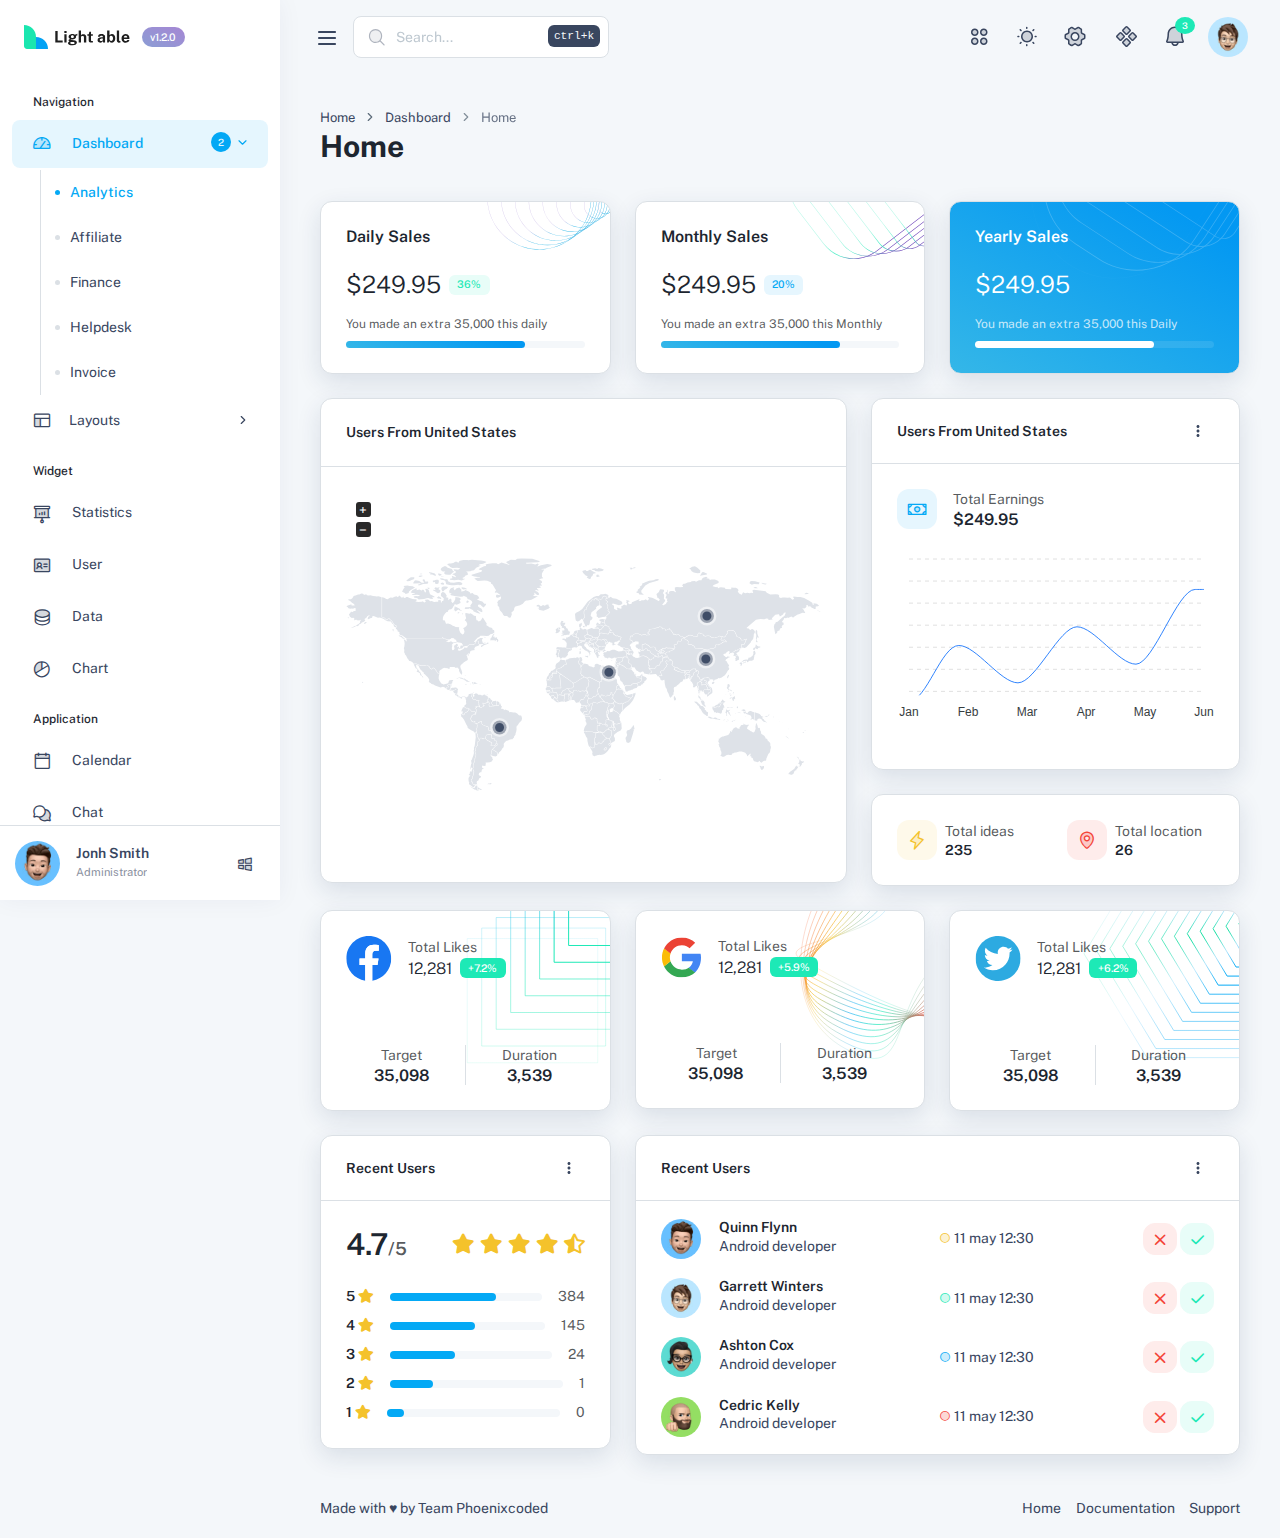
<file: Act27/.tpm/dashboard/index.html>
<!doctype html>
<html lang="en">
  <!-- [Head] start -->

  <head>
    <title>Home | Light Able Admin & Dashboard Template</title>
    <!-- [Meta] -->
    <meta charset="utf-8" />
    <meta name="viewport" content="width=device-width, initial-scale=1.0, user-scalable=0, minimal-ui" />
    <meta http-equiv="X-UA-Compatible" content="IE=edge" />
    <meta
      name="description"
      content="Light Able admin and dashboard template offer a variety of UI elements and pages, ensuring your admin panel is both fast and effective."
    />
    <meta name="author" content="phoenixcoded" />

    <!-- [Favicon] icon -->
    <link rel="icon" href="../assets/images/favicon.svg" type="image/x-icon" />

    <!-- map-vector css -->
    <link rel="stylesheet" href="../assets/css/plugins/jsvectormap.min.css" />
    <!-- [Google Font : Public Sans] icon -->
    <link href="https://fonts.googleapis.com/css2?family=Public+Sans:wght@400;500;600;700&amp;display=swap" rel="stylesheet" />
    <!-- [phosphor Icons] https://phosphoricons.com/ -->
    <link rel="stylesheet" href="../assets/fonts/phosphor/duotone/style.css" />
    <!-- [Tabler Icons] https://tablericons.com -->
    <link rel="stylesheet" href="../assets/fonts/tabler-icons.min.css" />
    <!-- [Feather Icons] https://feathericons.com -->
    <link rel="stylesheet" href="../assets/fonts/feather.css" />
    <!-- [Font Awesome Icons] https://fontawesome.com/icons -->
    <link rel="stylesheet" href="../assets/fonts/fontawesome.css" />
    <!-- [Material Icons] https://fonts.google.com/icons -->
    <link rel="stylesheet" href="../assets/fonts/material.css" />
    <!-- [Template CSS Files] -->
    <link rel="stylesheet" href="../assets/css/style.css" id="main-style-link" />
    <link rel="stylesheet" href="../assets/css/style-preset.css" />

  </head>
  <!-- [Head] end -->
  <!-- [Body] Start -->

  <body data-pc-preset="preset-1" data-pc-sidebar-theme="light" data-pc-sidebar-caption="true" data-pc-direction="ltr" data-pc-theme="light">
    <!-- [ Pre-loader ] start -->
<div class="loader-bg">
  <div class="loader-track">
    <div class="loader-fill"></div>
  </div>
</div>
<!-- [ Pre-loader ] End -->
 <!-- [ Sidebar Menu ] start -->
<nav class="pc-sidebar">
  <div class="navbar-wrapper">
    <div class="m-header">
      <a href="index.html" class="b-brand text-primary">
        <!-- ========   Change your logo from here   ============ -->
        <img src="../assets/images/logo-dark.svg" alt="logo image" class="logo-lg" />
        <span class="badge bg-brand-color-2 rounded-pill ms-2 theme-version">v1.2.0</span>
      </a>
    </div>
    <div class="navbar-content">
      <ul class="pc-navbar">
        <li class="pc-item pc-caption">
          <label>Navigation</label>
          <i class="ph-duotone ph-gauge"></i>
        </li>
        <li class="pc-item pc-hasmenu">
          <a href="#!" class="pc-link">
            <span class="pc-micon">
              <i class="ph-duotone ph-gauge"></i>
            </span>
            <span class="pc-mtext">Dashboard</span>
            <span class="pc-arrow"><i data-feather="chevron-right"></i></span>
            <span class="pc-badge">2</span>
          </a>
          <ul class="pc-submenu">
            <li class="pc-item"><a class="pc-link" href="index.html">Analytics</a></li>
            <li class="pc-item"><a class="pc-link" href="affiliate.html">Affiliate</a></li>
            <li class="pc-item"><a class="pc-link" href="finance.html">Finance</a></li>
            <li class="pc-item"><a class="pc-link" href="../admins/helpdesk-dashboard.html">Helpdesk</a></li>
            <li class="pc-item"><a class="pc-link" href="invoice.html">Invoice</a></li>
          </ul>
        </li>
        <li class="pc-item pc-hasmenu">
          <a href="#!" class="pc-link"
            ><span class="pc-micon"> <i class="ph-duotone ph-layout"></i></span><span class="pc-mtext">Layouts</span
            ><span class="pc-arrow"><i data-feather="chevron-right"></i></span
          ></a>
          <ul class="pc-submenu">
            <li class="pc-item"><a class="pc-link" href="../demo/layout-horizontal.html">Horizontal</a></li>
            <li class="pc-item"><a class="pc-link" href="../demo/layout-vertical.html">Vertical</a></li>
            <li class="pc-item"><a class="pc-link" href="../demo/layout-vertical-tab.html">Vertical + Tab</a></li>
            <li class="pc-item"><a class="pc-link" href="../demo/layout-tab.html">Tab</a></li>
            <li class="pc-item"><a class="pc-link" href="../demo/layout-2-column.html">2 Column</a></li>
            <li class="pc-item"><a class="pc-link" href="../demo/layout-big-compact.html">Big Compact</a></li>
            <li class="pc-item"><a class="pc-link" href="../demo/layout-compact.html">Compact</a></li>
            <li class="pc-item"><a class="pc-link" href="../demo/layout-moduler.html">Moduler</a></li>
            <li class="pc-item"><a class="pc-link" href="../demo/layout-creative.html">Creative</a></li>
            <li class="pc-item"><a class="pc-link" href="../demo/layout-detached.html">Detached</a></li>
            <li class="pc-item"><a class="pc-link" href="../demo/layout-advanced.html">Advanced</a></li>
            <li class="pc-item"><a class="pc-link" href="../demo/layout-extended.html">Extended</a></li>
          </ul>
        </li>
        <li class="pc-item pc-caption">
          <label>Widget</label>
          <i class="ph-duotone ph-chart-pie"></i>
        </li>
        <li class="pc-item">
          <a href="../widget/w_statistics.html" class="pc-link">
            <span class="pc-micon">
              <i class="ph-duotone ph-projector-screen-chart"></i>
            </span>
            <span class="pc-mtext">Statistics</span>
          </a>
        </li>
        <li class="pc-item">
          <a href="../widget/w_user.html" class="pc-link">
            <span class="pc-micon">
              <i class="ph-duotone ph-identification-card"></i>
            </span>
            <span class="pc-mtext">User</span>
          </a>
        </li>
        <li class="pc-item">
          <a href="../widget/w_data.html" class="pc-link">
            <span class="pc-micon">
              <i class="ph-duotone ph-database"></i>
            </span>
            <span class="pc-mtext">Data</span>
          </a>
        </li>
        <li class="pc-item">
          <a href="../widget/w_chart.html" class="pc-link">
            <span class="pc-micon">
              <i class="ph-duotone ph-chart-pie"></i>
            </span>
            <span class="pc-mtext">Chart</span></a
          >
        </li>
        <li class="pc-item pc-caption">
          <label>Application</label>
          <i class="ph-duotone ph-buildings"></i>
        </li>
        <li class="pc-item">
          <a href="../application/calendar.html" class="pc-link">
            <span class="pc-micon">
              <i class="ph-duotone ph-calendar-blank"></i>
            </span>
            <span class="pc-mtext">Calendar</span></a
          >
        </li>
        <li class="pc-item">
          <a href="../application/chat.html" class="pc-link">
            <span class="pc-micon">
              <i class="ph-duotone ph-chats-circle"></i>
            </span>
            <span class="pc-mtext">Chat</span></a
          >
        </li>
        <li class="pc-item pc-hasmenu">
          <a href="#!" class="pc-link">
            <span class="pc-micon">
              <i class="ph-duotone ph-image"></i>
            </span>
            <span class="pc-mtext">Gallery</span><span class="pc-arrow"><i data-feather="chevron-right"></i></span
          ></a>
          <ul class="pc-submenu">
            <li class="pc-item"><a class="pc-link" href="../application/gallery-grid.html">Grid</a></li>
            <li class="pc-item"><a class="pc-link" href="../application/gallery-masonry.html">Masonry</a></li>
          </ul>
        </li>
        <li class="pc-item pc-hasmenu">
          <a href="#!" class="pc-link">
            <span class="pc-micon">
              <i class="ph-duotone ph-shopping-cart"></i>
            </span>
            <span class="pc-mtext">E-commerce</span><span class="pc-arrow"><i data-feather="chevron-right"></i></span
          ></a>
          <ul class="pc-submenu">
            <li class="pc-item"><a class="pc-link" href="../application/ecom_product.html">Product</a></li>
            <li class="pc-item"><a class="pc-link" href="../application/ecom_product-details.html">Product details</a></li>
            <li class="pc-item"><a class="pc-link" href="../application/ecom_product-list.html">Product List</a></li>
            <li class="pc-item"><a class="pc-link" href="../application/ecom_product-add.html">Add New Product</a></li>
            <li class="pc-item"><a class="pc-link" href="../application/ecom_checkout.html">Checkout</a></li>
          </ul>
        </li>
        <li class="pc-item pc-hasmenu">
          <a href="#!" class="pc-link"
            ><span class="pc-micon"><i class="ph-duotone ph-lifebuoy"></i></span><span class="pc-mtext">Helpdesk</span
            ><span class="pc-arrow"><i data-feather="chevron-right"></i></span
          ></a>
          <ul class="pc-submenu">
            <li class="pc-item"><a class="pc-link" href="../admins/helpdesk-dashboard.html">Dashboard</a></li>
            <li class="pc-item pc-hasmenu">
              <a class="pc-link" href="#!"
                >Ticket<span class="pc-arrow"><i data-feather="chevron-right"></i></span
              ></a>
              <ul class="pc-submenu">
                <li class="pc-item"><a class="pc-link" href="../admins/helpdesk-create-ticket.html">Create</a></li>
                <li class="pc-item"><a class="pc-link" href="../admins/helpdesk-ticket.html">List</a></li>
                <li class="pc-item"><a class="pc-link" href="../admins/helpdesk-ticket-details.html">Details</a></li>
              </ul>
            </li>
            <li class="pc-item"><a class="pc-link" href="../admins/helpdesk-customer.html">Customer</a></li>
          </ul>
        </li>
        <li class="pc-item pc-hasmenu">
          <a href="#!" class="pc-link">
            <span class="pc-micon">
              <i class="ph-duotone ph-newspaper"></i>
            </span>
            <span class="pc-mtext">Invoice 1</span><span class="pc-arrow"><i data-feather="chevron-right"></i></span
          ></a>
          <ul class="pc-submenu">
            <li class="pc-item"><a class="pc-link" href="../application/invoice-list.html">Invoice List</a></li>
            <li class="pc-item"><a class="pc-link" href="../application/invoice-create.html">Create</a></li>
            <li class="pc-item"><a class="pc-link" href="../application/invoice-view.html">Preview</a></li>
          </ul>
        </li>
        <li class="pc-item pc-hasmenu">
          <a href="#!" class="pc-link"
            ><span class="pc-micon"><i class="ph-duotone ph-newspaper"></i></span><span class="pc-mtext">Invoice 2</span
            ><span class="pc-arrow"><i data-feather="chevron-right"></i></span
          ></a>
          <ul class="pc-submenu">
            <li class="pc-item"><a class="pc-link" href="../admins/invoice-dashboard.html">Dashboard</a></li>
            <li class="pc-item"><a class="pc-link" href="../admins/invoice-create.html">Create</a></li>
            <li class="pc-item"><a class="pc-link" href="../admins/invoice-view.html">Details</a></li>
            <li class="pc-item"><a class="pc-link" href="../admins/invoice-list.html">List</a></li>
            <li class="pc-item"><a class="pc-link" href="../admins/invoice-edit.html">Edit</a></li>
          </ul>
        </li>
        <li class="pc-item">
          <a href="../application/mail.html" class="pc-link">
            <span class="pc-micon">
              <i class="ph-duotone ph-envelope-open"></i>
            </span>
            <span class="pc-mtext">Mail</span></a
          >
        </li>
        <li class="pc-item pc-hasmenu">
          <a href="#!" class="pc-link">
            <span class="pc-micon">
              <i class="ph-duotone ph-identification-badge"></i>
            </span>
            <span class="pc-mtext">Membership</span>
            <span class="pc-arrow"><i data-feather="chevron-right"></i></span>
          </a>
          <ul class="pc-submenu">
            <li class="pc-item"><a class="pc-link" href="../admins/membership-dashboard.html">Dashboard</a></li>
            <li class="pc-item"><a class="pc-link" href="../admins/membership-list.html">List</a></li>
            <li class="pc-item"><a class="pc-link" href="../admins/membership-pricing.html">Pricing</a></li>
            <li class="pc-item"><a class="pc-link" href="../admins/membership-setting.html">Setting</a></li>
          </ul>
        </li>
        <li class="pc-item pc-hasmenu">
          <a href="#!" class="pc-link">
            <span class="pc-micon">
              <i class="ph-duotone ph-books"></i>
            </span>
            <span class="pc-mtext">Online Courses</span>
            <span class="pc-arrow"><i data-feather="chevron-right"></i></span>
          </a>
          <ul class="pc-submenu">
            <li class="pc-item"><a class="pc-link" href="../admins/course-dashboard.html">Dashboard</a></li>
            <li class="pc-item pc-hasmenu">
              <a class="pc-link" href="#!"
                >Teacher<span class="pc-arrow"><i data-feather="chevron-right"></i></span
              ></a>
              <ul class="pc-submenu">
                <li class="pc-item"><a class="pc-link" href="../admins/course-teacher-list.html">List</a></li>
                <li class="pc-item"><a class="pc-link" href="../admins/course-teacher-apply.html">Apply</a></li>
                <li class="pc-item"><a class="pc-link" href="../admins/course-teacher-add.html">Add</a></li>
              </ul>
            </li>
            <li class="pc-item pc-hasmenu">
              <a class="pc-link" href="#!"
                >Student<span class="pc-arrow"><i data-feather="chevron-right"></i></span
              ></a>
              <ul class="pc-submenu">
                <li class="pc-item"><a class="pc-link" href="../admins/course-student-list.html">list</a></li>
                <li class="pc-item"><a class="pc-link" href="../admins/course-student-apply.html">Apply</a></li>
                <li class="pc-item"><a class="pc-link" href="../admins/course-student-add.html">Add</a></li>
              </ul>
            </li>
            <li class="pc-item pc-hasmenu">
              <a class="pc-link" href="#!"
                >Courses<span class="pc-arrow"><i data-feather="chevron-right"></i></span
              ></a>
              <ul class="pc-submenu">
                <li class="pc-item"><a class="pc-link" href="../admins/course-course-view.html">View</a></li>
                <li class="pc-item"><a class="pc-link" href="../admins/course-course-add.html">Add</a></li>
              </ul>
            </li>
            <li class="pc-item"><a class="pc-link" href="../admins/course-pricing.html">Pricing</a></li>
            <li class="pc-item"><a class="pc-link" href="../admins/course-site.html">Site</a></li>
            <li class="pc-item pc-hasmenu">
              <a class="pc-link" href="#!"
                >Setting<span class="pc-arrow"><i data-feather="chevron-right"></i></span
              ></a>
              <ul class="pc-submenu">
                <li class="pc-item"><a class="pc-link" href="../admins/course-setting-payment.html">Payment</a></li>
                <li class="pc-item"><a class="pc-link" href="../admins/course-setting-pricing.html">Pricing</a></li>
                <li class="pc-item"><a class="pc-link" href="../admins/course-setting-notifications.html">Notifications</a></li>
              </ul>
            </li>
          </ul>
        </li>
        <li class="pc-item">
          <a href="../application/plans.html" class="pc-link">
            <span class="pc-micon">
              <i class="ph-duotone ph-currency-circle-dollar"></i>
            </span>
            <span class="pc-mtext">Plans</span></a
          >
        </li>
        <li class="pc-item pc-hasmenu">
          <a href="#!" class="pc-link">
            <span class="pc-micon">
              <i class="ph-duotone ph-user-circle"></i>
            </span>
            <span class="pc-mtext">Users</span><span class="pc-arrow"><i data-feather="chevron-right"></i></span
          ></a>
          <ul class="pc-submenu">
            <li class="pc-item"><a class="pc-link" href="../application/account-profile.html">Account Profile</a></li>
            <li class="pc-item"><a class="pc-link" href="../application/social-media.html">Social media</a></li>
            <li class="pc-item"><a class="pc-link" href="../application/user-card.html">User Card</a></li>
            <li class="pc-item"><a class="pc-link" href="../application/user-list.html">User List</a></li>
            <li class="pc-item"><a class="pc-link" href="../application/team.html">Team</a></li>
          </ul>
        </li>

        <li class="pc-item pc-caption">
          <label>Pages</label>
          <i class="ph-duotone ph-devices"></i>
        </li>
        <li class="pc-item pc-hasmenu">
          <a href="#!" class="pc-link">
            <span class="pc-micon">
              <i class="ph-duotone ph-shield-checkered"></i>
            </span>
            <span class="pc-mtext">Authentication</span><span class="pc-arrow"><i data-feather="chevron-right"></i></span
          ></a>
          <ul class="pc-submenu">
            <li class="pc-item pc-hasmenu">
              <a href="#!" class="pc-link"
                >Authentication 1<span class="pc-arrow"><i data-feather="chevron-right"></i></span
              ></a>
              <ul class="pc-submenu">
                <li class="pc-item"><a class="pc-link" target="_blank" href="../pages/login-v1.html">Login</a></li>
                <li class="pc-item"><a class="pc-link" target="_blank" href="../pages/register-v1.html">Register</a></li>
                <li class="pc-item"><a class="pc-link" target="_blank" href="../pages/forgot-password-v1.html">Forgot Password</a></li>
                <li class="pc-item"><a class="pc-link" target="_blank" href="../pages/reset-password-v1.html">reset password</a> </li>
                <li class="pc-item"><a class="pc-link" target="_blank" href="../pages/code-verification-v1.html">code verification</a></li>
              </ul>
            </li>
            <li class="pc-item pc-hasmenu">
              <a href="#!" class="pc-link"
                >Authentication 2<span class="pc-arrow"><i data-feather="chevron-right"></i></span
              ></a>
              <ul class="pc-submenu">
                <li class="pc-item"><a class="pc-link" target="_blank" href="../pages/login-v2.html">Login</a></li>
                <li class="pc-item"><a class="pc-link" target="_blank" href="../pages/register-v2.html">Register</a></li>
                <li class="pc-item"><a class="pc-link" target="_blank" href="../pages/forgot-password-v2.html">Forgot password</a> </li>
                <li class="pc-item"><a class="pc-link" target="_blank" href="../pages/reset-password-v2.html">reset password</a> </li>
                <li class="pc-item"><a class="pc-link" target="_blank" href="../pages/code-verification-v2.html">code verification</a></li>
              </ul>
            </li>
            <li class="pc-item"><a class="pc-link" href="../pages/login-modal.html">Login Modal</a></li>
          </ul>
        </li>
        <li class="pc-item pc-hasmenu">
          <a href="#!" class="pc-link">
            <span class="pc-micon">
              <i class="ph-duotone ph-wrench"></i>
            </span>
            <span class="pc-mtext">Maintenance</span><span class="pc-arrow"><i data-feather="chevron-right"></i></span>
          </a>
          <ul class="pc-submenu">
            <li class="pc-item"><a class="pc-link" target="_blank" href="../pages/error-404.html">Error 404</a></li>
            <li class="pc-item"><a class="pc-link" target="_blank" href="../pages/connection-lost.html">Connection lost</a></li>
            <li class="pc-item"><a class="pc-link" target="_blank" href="../pages/under-construction.html">Under Construction</a></li>
            <li class="pc-item"><a class="pc-link" target="_blank" href="../pages/coming-soon.html">Coming soon</a></li>
          </ul>
        </li>
        <li class="pc-item"
          ><a href="../pages/contact-us.html" class="pc-link"
            ><span class="pc-micon"> <i class="ph-duotone ph-target"></i> </span><span class="pc-mtext">Contact Us</span></a
          >
        </li>
        <li class="pc-item"
          ><a href="../index.html" class="pc-link" target="_blank"
            ><span class="pc-micon"> <i class="ph-duotone ph-rocket"></i> </span>
            <span class="pc-mtext pc-icon-link">Landing <i class="ti ti-link text-primary f-14"></i></span>
          </a>
        </li>
        <li class="pc-item"
          ><a href="../pages/loading.html" class="pc-link"
            ><span class="pc-micon"> <i class="ph-duotone ph-fan"></i> </span><span class="pc-mtext">Loading</span></a
          >
        </li>
        <li class="pc-item pc-hasmenu">
          <a href="#!" class="pc-link">
            <span class="pc-micon">
              <i class="ph-duotone ph-magnifying-glass"></i>
            </span>
            <span class="pc-mtext">Search</span><span class="pc-arrow"><i data-feather="chevron-right"></i></span
          ></a>
          <ul class="pc-submenu">
            <li class="pc-item"><a class="pc-link" href="../pages/search-page.html">Search Page</a></li>
            <li class="pc-item"><a class="pc-link" href="../pages/contact-search.html">Contact Search</a></li>
          </ul>
        </li>
        <li class="pc-item">
          <a href="../pages/settings.html" class="pc-link">
            <span class="pc-micon">
              <i class="ph-duotone ph-globe"></i>
            </span>
            <span class="pc-mtext">Site Settings</span>
          </a>
        </li>
        <li class="pc-item pc-caption">
          <label>UI Components</label>
          <i class="ph-duotone ph-compass-tool"></i>
        </li>
        <li class="pc-item">
          <a href="../elements/bc_alert.html" class="pc-link" target="_blank"
            ><span class="pc-micon"> <i class="ph-duotone ph-compass-tool"></i></span>
            <span class="pc-mtext pc-icon-link">Components <i class="ti ti-link text-primary f-14"></i></span>
          </a>
        </li>
        <li class="pc-item">
          <a href="../elements/animation.html" class="pc-link">
            <span class="pc-micon"> <i class="ph-duotone ph-flower"></i> </span><span class="pc-mtext">Animation</span></a
          >
        </li>
        <li class="pc-item pc-hasmenu">
          <a href="#!" class="pc-link"
            ><span class="pc-micon"> <i class="ph-duotone ph-flower-lotus"></i></span><span class="pc-mtext">Icons</span
            ><span class="pc-arrow"><i data-feather="chevron-right"></i></span
          ></a>
          <ul class="pc-submenu">
            <li class="pc-item"><a class="pc-link" href="../elements/icon-feather.html">Feather</a></li>
            <li class="pc-item"><a class="pc-link" href="../elements/icon-fontawesome.html">Font Awesome 5</a></li>
            <li class="pc-item"><a class="pc-link" href="../elements/icon-material.html">Material</a></li>
            <li class="pc-item"><a class="pc-link" href="../elements/icon-tabler.html">Tabler</a></li>
            <li class="pc-item"><a class="pc-link" href="../elements/icon-phosphor.html">Phosphor</a></li>
            <li class="pc-item"><a class="pc-link" href="../elements/icon-custom.html">Custom</a></li>
          </ul>
        </li>
        <li class="pc-item pc-caption">
          <label>Forms</label>
          <i class="ph-duotone ph-textbox"></i>
        </li>
        <li class="pc-item pc-hasmenu">
          <a href="#!" class="pc-link">
            <span class="pc-micon">
              <i class="ph-duotone ph-textbox"></i>
            </span>
            <span class="pc-mtext">Forms Elements</span><span class="pc-arrow"><i data-feather="chevron-right"></i></span
          ></a>
          <ul class="pc-submenu">
            <li class="pc-item"><a class="pc-link" href="../forms/form_elements.html">Form Basic</a></li>
            <li class="pc-item"><a class="pc-link" href="../forms/form_floating.html">Form Floating</a></li>
            <li class="pc-item"><a class="pc-link" href="../forms/form2_basic.html">Form Options</a></li>
            <li class="pc-item"><a class="pc-link" href="../forms/form2_input_group.html">Input Groups</a></li>
            <li class="pc-item"><a class="pc-link" href="../forms/form2_checkbox.html">Checkbox</a></li>
            <li class="pc-item"><a class="pc-link" href="../forms/form2_radio.html">Radio</a></li>
            <li class="pc-item"><a class="pc-link" href="../forms/form2_switch.html">Switch</a></li>
            <li class="pc-item"><a class="pc-link" href="../forms/form2_megaoption.html">Mega option</a></li>
          </ul>
        </li>
        <li class="pc-item pc-hasmenu">
          <a href="#!" class="pc-link">
            <span class="pc-micon">
              <i class="ph-duotone ph-plug-charging"></i>
            </span>
            <span class="pc-mtext">Forms Plugins</span><span class="pc-arrow"><i data-feather="chevron-right"></i></span
          ></a>
          <ul class="pc-submenu">
            <li class="pc-item pc-hasmenu">
              <a class="pc-link" href="#"
                >Date<span class="pc-arrow"><i data-feather="chevron-right"></i></span
              ></a>
              <ul class="pc-submenu">
                <li class="pc-item"><a class="pc-link" href="../forms/form2_datepicker.html">Datepicker</a></li>
                <li class="pc-item"><a class="pc-link" href="../forms/form2_daterangepicker.html">Date Range Picker</a> </li>
                <li class="pc-item"><a class="pc-link" href="../forms/form2_timepicker.html">Timepicker</a></li>
              </ul>
            </li>
            <li class="pc-item pc-hasmenu">
              <a class="pc-link" href="#"
                >Select<span class="pc-arrow"><i data-feather="chevron-right"></i></span
              ></a>
              <ul class="pc-submenu">
                <li class="pc-item"><a class="pc-link" href="../forms/form2_choices.html">Choices js</a></li>
              </ul>
            </li>
            <li class="pc-item"><a class="pc-link" href="../forms/form2_rating.html">Rating</a></li>
            <li class="pc-item"><a class="pc-link" href="../forms/form2_recaptcha.html">Google reCaptcha</a></li>
            <li class="pc-item"><a class="pc-link" href="../forms/form2_inputmask.html">Input Masks</a></li>
            <li class="pc-item"><a class="pc-link" href="../forms/form2_clipboard.html">Clipboard</a></li>
            <li class="pc-item"><a class="pc-link" href="../forms/form2_nouislider.html">Nouislider</a></li>
            <li class="pc-item"><a class="pc-link" href="../forms/form2_switchjs.html">Bootstrap Switch</a></li>
            <li class="pc-item"><a class="pc-link" href="../forms/form2_typeahead.html">Typeahead</a></li>
          </ul>
        </li>
        <li class="pc-item pc-hasmenu">
          <a href="#!" class="pc-link">
            <span class="pc-micon">
              <i class="ph-duotone ph-pen-nib"></i>
            </span>
            <span class="pc-mtext">Text Editors</span><span class="pc-arrow"><i data-feather="chevron-right"></i></span
          ></a>
          <ul class="pc-submenu">
            <li class="pc-item"><a class="pc-link" href="../forms/form2_tinymce.html">Tinymce</a></li>
            <li class="pc-item"><a class="pc-link" href="../forms/form2_quill.html">Quill</a></li>
            <li class="pc-item pc-hasmenu">
              <a class="pc-link" href="#"
                >CK editor<span class="pc-arrow"><i data-feather="chevron-right"></i></span
              ></a>
              <ul class="pc-submenu">
                <li class="pc-item"><a class="pc-link" href="../forms/editor-classic.html">classic</a></li>
                <li class="pc-item"><a class="pc-link" href="../forms/editor-document.html">Document</a></li>
                <li class="pc-item"><a class="pc-link" href="../forms/editor-inline.html">Inline</a></li>
                <li class="pc-item"><a class="pc-link" href="../forms/editor-balloon.html">Balloon</a></li>
              </ul>
            </li>
            <li class="pc-item"><a class="pc-link" href="../forms/form2_markdown.html">Markdown</a></li>
          </ul>
        </li>
        <li class="pc-item pc-hasmenu">
          <a href="#!" class="pc-link">
            <span class="pc-micon">
              <i class="ph-duotone ph-windows-logo"></i>
            </span>
            <span class="pc-mtext">Form Layouts</span><span class="pc-arrow"><i data-feather="chevron-right"></i></span
          ></a>
          <ul class="pc-submenu">
            <li class="pc-item"><a class="pc-link" href="../forms/form2_lay-default.html">Layouts</a></li>
            <li class="pc-item"><a class="pc-link" href="../forms/form2_lay-multicolumn.html">Multicolumn</a></li>
            <li class="pc-item"><a class="pc-link" href="../forms/form2_lay-actionbars.html">Actionbars</a></li>
            <li class="pc-item"><a class="pc-link" href="../forms/form2_lay-stickyactionbars.html">Sticky Action bars</a> </li>
          </ul>
        </li>
        <li class="pc-item pc-hasmenu">
          <a href="#!" class="pc-link">
            <span class="pc-micon">
              <i class="ph-duotone ph-cloud-arrow-up"></i>
            </span>
            <span class="pc-mtext">File upload</span><span class="pc-arrow"><i data-feather="chevron-right"></i></span
          ></a>
          <ul class="pc-submenu">
            <li class="pc-item"><a class="pc-link" href="../forms/file-upload.html">Dropzone</a></li>
            <li class="pc-item"><a class="pc-link" href="../forms/form2_flu-uppy.html">Uppy</a></li>
          </ul>
        </li>
        <li class="pc-item">
          <a href="../forms/form2_wizard.html" class="pc-link">
            <span class="pc-micon">
              <i class="ph-duotone ph-tabs"></i>
            </span>
            <span class="pc-mtext">wizard</span></a
          >
        </li>
        <li class="pc-item">
          <a href="../forms/form-validation.html" class="pc-link">
            <span class="pc-micon">
              <i class="ph-duotone ph-password"></i>
            </span>
            <span class="pc-mtext">Form Validation</span></a
          >
        </li>
        <li class="pc-item"
          ><a href="../forms/image_crop.html" class="pc-link">
            <span class="pc-micon">
              <i class="ph-duotone ph-crop"></i>
            </span>
            <span class="pc-mtext">Image cropper</span></a
          ></li
        >
        <li class="pc-item pc-caption">
          <label>table</label>
          <i class="ph-duotone ph-table"></i>
        </li>
        <li class="pc-item pc-hasmenu">
          <a href="#!" class="pc-link">
            <span class="pc-micon">
              <i class="ph-duotone ph-table"></i>
            </span>
            <span class="pc-mtext">Bootstrap Table</span><span class="pc-arrow"><i data-feather="chevron-right"></i></span
          ></a>
          <ul class="pc-submenu">
            <li class="pc-item"><a class="pc-link" href="../table/tbl_bootstrap.html">Basic table</a></li>
            <li class="pc-item"><a class="pc-link" href="../table/tbl_sizing.html">Sizing table</a></li>
            <li class="pc-item"><a class="pc-link" href="../table/tbl_border.html">Border table</a></li>
            <li class="pc-item"><a class="pc-link" href="../table/tbl_styling.html">Styling table</a></li>
          </ul>
        </li>
        <li class="pc-item pc-hasmenu">
          <a href="#!" class="pc-link">
            <span class="pc-micon">
              <i class="ph-duotone ph-grid-nine"></i>
            </span>
            <span class="pc-mtext">Vanilla Table</span><span class="pc-arrow"><i data-feather="chevron-right"></i></span
          ></a>
          <ul class="pc-submenu">
            <li class="pc-item"><a class="pc-link" href="../table/tbl_dt-simple.html">Basic initialization</a></li>
            <li class="pc-item"><a class="pc-link" href="../table/tbl_dt-dynamic-import.html">Dynamic Import</a></li>
            <li class="pc-item"><a class="pc-link" href="../table/tbl_dt-render-column-cells.html">Render Column Cells</a></li>
            <li class="pc-item"><a class="pc-link" href="../table/tbl_dt-column-manipulation.html">Column Manipulation</a></li>
            <li class="pc-item"><a class="pc-link" href="../table/tbl_dt-datetime-sorting.html">Datetime Sorting</a></li>
            <li class="pc-item"><a class="pc-link" href="../table/tbl_dt-methods.html">Methods</a></li>
            <li class="pc-item"><a class="pc-link" href="../table/tbl_dt-add-rows.html">Add Rows</a></li>
            <li class="pc-item"><a class="pc-link" href="../table/tbl_dt-fetch-api.html">Fetch API</a></li>
            <li class="pc-item"><a class="pc-link" href="../table/tbl_dt-filters.html">Filters</a></li>
            <li class="pc-item"><a class="pc-link" href="../table/tbl_dt-export.html">Export</a></li>
          </ul>
        </li>
        <li class="pc-item pc-hasmenu">
          <a href="#!" class="pc-link">
            <span class="pc-micon">
              <i class="ph-duotone ph-text-columns"></i>
            </span>
            <span class="pc-mtext">Data table</span><span class="pc-arrow"><i data-feather="chevron-right"></i></span
          ></a>
          <ul class="pc-submenu">
            <li class="pc-item"><a class="pc-link" href="../table/dt_advance.html">Advance initialization</a></li>
            <li class="pc-item"><a class="pc-link" href="../table/dt_styling.html">Styling</a></li>
            <li class="pc-item"><a class="pc-link" href="../table/dt_api.html">API</a></li>
            <li class="pc-item"><a class="pc-link" href="../table/dt_plugin.html">Plug-in</a></li>
            <li class="pc-item"><a class="pc-link" href="../table/dt_sources.html">Data sources</a></li>
          </ul>
        </li>
        <li class="pc-item pc-hasmenu">
          <a href="#!" class="pc-link">
            <span class="pc-micon">
              <i class="ph-duotone ph-wall"></i>
            </span>
            <span class="pc-mtext">DT extensions</span><span class="pc-arrow"><i data-feather="chevron-right"></i></span
          ></a>
          <ul class="pc-submenu">
            <li class="pc-item"><a class="pc-link" href="../table/dt_ext_autofill.html">Autofill</a></li>
            <li class="pc-item pc-hasmenu">
              <a href="#!" class="pc-link"
                >Button<span class="pc-arrow"><i data-feather="chevron-right"></i></span
              ></a>
              <ul class="pc-submenu">
                <li class="pc-item"><a class="pc-link" href="../table/dt_ext_basic_buttons.html">Basic button</a></li>
                <li class="pc-item"><a class="pc-link" href="../table/dt_ext_export_buttons.html">Data export</a></li>
              </ul>
            </li>
            <li class="pc-item"><a class="pc-link" href="../table/dt_ext_col_reorder.html">Col reorder</a></li>
            <li class="pc-item"><a class="pc-link" href="../table/dt_ext_fixed_columns.html">Fixed columns</a></li>
            <li class="pc-item"><a class="pc-link" href="../table/dt_ext_fixed_header.html">Fixed header</a></li>
            <li class="pc-item"><a class="pc-link" href="../table/dt_ext_key_table.html">Key table</a></li>
            <li class="pc-item"><a class="pc-link" href="../table/dt_ext_responsive.html">Responsive</a></li>
            <li class="pc-item"><a class="pc-link" href="../table/dt_ext_row_reorder.html">Row reorder</a></li>
            <li class="pc-item"><a class="pc-link" href="../table/dt_ext_scroller.html">Scroller</a></li>
            <li class="pc-item"><a class="pc-link" href="../table/dt_ext_select.html">Select table</a></li>
          </ul>
        </li>
        <li class="pc-item pc-caption">
          <label>Charts &amp; Maps</label>
          <i class="ph-duotone ph-chart-pie-slice"></i>
        </li>
        <li class="pc-item pc-hasmenu">
          <a href="#!" class="pc-link">
            <span class="pc-micon">
              <i class="ph-duotone ph-chart-donut"></i>
            </span>
            <span class="pc-mtext">Charts</span><span class="pc-arrow"><i data-feather="chevron-right"></i></span
          ></a>
          <ul class="pc-submenu">
            <li class="pc-item"><a class="pc-link" href="../chart/chart-apex.html">Apex Chart</a></li>
            <li class="pc-item"><a class="pc-link" href="../chart/chart-peity.html">Peity Chart</a></li>
          </ul>
        </li>
        <li class="pc-item pc-hasmenu">
          <a href="#!" class="pc-link">
            <span class="pc-micon">
              <i class="ph-duotone ph-map-trifold"></i>
            </span>
            <span class="pc-mtext">Maps</span><span class="pc-arrow"><i data-feather="chevron-right"></i></span
          ></a>
          <ul class="pc-submenu">
            <li class="pc-item"><a class="pc-link" href="../chart/map-vector.html">Vector Map</a></li>
            <li class="pc-item"><a class="pc-link" href="../chart/map-gmap.html">Gmaps</a></li>
          </ul>
        </li>

        <li class="pc-item pc-caption">
          <label>Other</label>
          <i class="ph-duotone ph-suitcase"></i>
        </li>
        <li class="pc-item pc-hasmenu">
          <a href="#!" class="pc-link"
            ><span class="pc-micon"> <i class="ph-duotone ph-tree-structure"></i> </span><span class="pc-mtext">Menu levels</span
            ><span class="pc-arrow"><i data-feather="chevron-right"></i></span
          ></a>
          <ul class="pc-submenu">
            <li class="pc-item"><a class="pc-link" href="#!">Level 2.1</a></li>
            <li class="pc-item pc-hasmenu">
              <a href="#!" class="pc-link"
                >Level 2.2<span class="pc-arrow"><i data-feather="chevron-right"></i></span
              ></a>
              <ul class="pc-submenu">
                <li class="pc-item"><a class="pc-link" href="#!">Level 3.1</a></li>
                <li class="pc-item"><a class="pc-link" href="#!">Level 3.2</a></li>
                <li class="pc-item pc-hasmenu">
                  <a href="#!" class="pc-link"
                    >Level 3.3<span class="pc-arrow"><i data-feather="chevron-right"></i></span
                  ></a>
                  <ul class="pc-submenu">
                    <li class="pc-item"><a class="pc-link" href="#!">Level 4.1</a></li>
                    <li class="pc-item"><a class="pc-link" href="#!">Level 4.2</a></li>
                  </ul>
                </li>
              </ul>
            </li>
            <li class="pc-item pc-hasmenu">
              <a href="#!" class="pc-link"
                >Level 2.3<span class="pc-arrow"><i data-feather="chevron-right"></i></span
              ></a>
              <ul class="pc-submenu">
                <li class="pc-item"><a class="pc-link" href="#!">Level 3.1</a></li>
                <li class="pc-item"><a class="pc-link" href="#!">Level 3.2</a></li>
                <li class="pc-item pc-hasmenu">
                  <a href="#!" class="pc-link"
                    >Level 3.3<span class="pc-arrow"><i data-feather="chevron-right"></i></span
                  ></a>
                  <ul class="pc-submenu">
                    <li class="pc-item"><a class="pc-link" href="#!">Level 4.1</a></li>
                    <li class="pc-item"><a class="pc-link" href="#!">Level 4.2</a></li>
                  </ul>
                </li>
              </ul>
            </li>
          </ul>
        </li>
        <li class="pc-item"
          ><a href="../other/sample-page.html" class="pc-link">
            <span class="pc-micon">
              <i class="ph-duotone ph-desktop"></i>
            </span>
            <span class="pc-mtext">Sample page</span></a
          ></li
        >

      </ul>
      <div class="card nav-action-card bg-brand-color-4">
        <div class="card-body" style="background-image: url('../assets/images/layout/nav-card-bg.svg')">
          <h5 class="text-dark">Help Center</h5>
          <p class="text-dark text-opacity-75">Please contact us for more questions.</p>
          <a href="https://phoenixcoded.support-hub.io/" class="btn btn-primary" target="_blank">Go to help Center</a>
        </div>
      </div>
    </div>
    <div class="card pc-user-card">
      <div class="card-body">
        <div class="d-flex align-items-center">
          <div class="flex-shrink-0">
            <img src="../assets/images/user/avatar-1.jpg" alt="user-image" class="user-avtar wid-45 rounded-circle" />
          </div>
          <div class="flex-grow-1 ms-3">
            <div class="dropdown">
              <a href="#" class="arrow-none dropdown-toggle" data-bs-toggle="dropdown" aria-expanded="false" data-bs-offset="0,20">
                <div class="d-flex align-items-center">
                  <div class="flex-grow-1 me-2">
                    <h6 class="mb-0">Jonh Smith</h6>
                    <small>Administrator</small>
                  </div>
                  <div class="flex-shrink-0">
                    <div class="btn btn-icon btn-link-secondary avtar">
                      <i class="ph-duotone ph-windows-logo"></i>
                    </div>
                  </div>
                </div>
              </a>
              <div class="dropdown-menu">
                <ul>
                  <li>
                    <a class="pc-user-links">
                      <i class="ph-duotone ph-user"></i>
                      <span>My Account</span>
                    </a>
                  </li>
                  <li>
                    <a class="pc-user-links">
                      <i class="ph-duotone ph-gear"></i>
                      <span>Settings</span>
                    </a>
                  </li>
                  <li>
                    <a class="pc-user-links">
                      <i class="ph-duotone ph-lock-key"></i>
                      <span>Lock Screen</span>
                    </a>
                  </li>
                  <li>
                    <a class="pc-user-links">
                      <i class="ph-duotone ph-power"></i>
                      <span>Logout</span>
                    </a>
                  </li>
                </ul>
              </div>
            </div>
          </div>
        </div>
      </div>
    </div>
  </div>
</nav>
<!-- [ Sidebar Menu ] end -->
 <!-- [ Header Topbar ] start -->
<header class="pc-header">
  <div class="header-wrapper"> <!-- [Mobile Media Block] start -->
<div class="me-auto pc-mob-drp">
  <ul class="list-unstyled">
    <!-- ======= Menu collapse Icon ===== -->
    <li class="pc-h-item pc-sidebar-collapse">
      <a href="#" class="pc-head-link ms-0" id="sidebar-hide">
        <i class="ti ti-menu-2"></i>
      </a>
    </li>
    <li class="pc-h-item pc-sidebar-popup">
      <a href="#" class="pc-head-link ms-0" id="mobile-collapse">
        <i class="ti ti-menu-2"></i>
      </a>
    </li>
    <li class="dropdown pc-h-item d-inline-flex d-md-none">
      <a
        class="pc-head-link dropdown-toggle arrow-none m-0"
        data-bs-toggle="dropdown"
        href="#"
        role="button"
        aria-haspopup="false"
        aria-expanded="false"
      >
        <i class="ph-duotone ph-magnifying-glass"></i>
      </a>
      <div class="dropdown-menu pc-h-dropdown drp-search">
        <form class="px-3">
          <div class="mb-0 d-flex align-items-center">
            <input type="search" class="form-control border-0 shadow-none" placeholder="Search..." />
            <button class="btn btn-light-secondary btn-search">Search</button>
          </div>
        </form>
      </div>
    </li>
    <li class="pc-h-item d-none d-md-inline-flex">
      <form class="form-search">
        <i class="ph-duotone ph-magnifying-glass icon-search"></i>
        <input type="search" class="form-control" placeholder="Search..." />

        <button class="btn btn-search" style="padding: 0"><kbd>ctrl+k</kbd></button>
      </form>
    </li>
  </ul>
</div>
<!-- [Mobile Media Block end] -->
<div class="ms-auto">
  <ul class="list-unstyled">
    <li class="dropdown pc-h-item d-none d-md-inline-flex">
      <a
        class="pc-head-link dropdown-toggle arrow-none me-0"
        data-bs-toggle="dropdown"
        href="#"
        role="button"
        aria-haspopup="false"
        aria-expanded="false"
      >
        <i class="ph-duotone ph-circles-four"></i>
      </a>
      <div class="dropdown-menu dropdown-qta dropdown-menu-end pc-h-dropdown">
        <div class="overflow-hidden">
          <div class="qta-links m-n1">
            <a href="#!" class="dropdown-item">
              <i class="ph-duotone ph-shopping-cart"></i>
              <span>E-commerce</span>
            </a>
            <a href="#!" class="dropdown-item">
              <i class="ph-duotone ph-lifebuoy"></i>
              <span>Helpdesk</span>
            </a>
            <a href="#!" class="dropdown-item">
              <i class="ph-duotone ph-scroll"></i>
              <span>Invoice</span>
            </a>
            <a href="#!" class="dropdown-item">
              <i class="ph-duotone ph-books"></i>
              <span>Online Courses</span>
            </a>
            <a href="#!" class="dropdown-item">
              <i class="ph-duotone ph-envelope-open"></i>
              <span>Mail</span>
            </a>
            <a href="#!" class="dropdown-item">
              <i class="ph-duotone ph-identification-badge"></i>
              <span>Membership</span>
            </a>
            <a href="#!" class="dropdown-item">
              <i class="ph-duotone ph-chats-circle"></i>
              <span>Chat</span>
            </a>
            <a href="#!" class="dropdown-item">
              <i class="ph-duotone ph-currency-circle-dollar"></i>
              <span>Plans</span>
            </a>
            <a href="#!" class="dropdown-item">
              <i class="ph-duotone ph-user-circle"></i>
              <span>Users</span>
            </a>
          </div>
        </div>
      </div>
    </li>
    <li class="dropdown pc-h-item">
      <a
        class="pc-head-link dropdown-toggle arrow-none me-0"
        data-bs-toggle="dropdown"
        href="#"
        role="button"
        aria-haspopup="false"
        aria-expanded="false"
      >
        <i class="ph-duotone ph-sun-dim"></i>
      </a>
      <div class="dropdown-menu dropdown-menu-end pc-h-dropdown">
        <a href="#!" class="dropdown-item" onclick="layout_change('dark')">
          <i class="ph-duotone ph-moon"></i>
          <span>Dark</span>
        </a>
        <a href="#!" class="dropdown-item" onclick="layout_change('light')">
          <i class="ph-duotone ph-sun-dim"></i>
          <span>Light</span>
        </a>
        <a href="#!" class="dropdown-item" onclick="layout_change_default()">
          <i class="ph-duotone ph-cpu"></i>
          <span>Default</span>
        </a>
      </div>
    </li>
    <li class="pc-h-item">
      <a class="pc-head-link pct-c-btn" href="#" data-bs-toggle="offcanvas" data-bs-target="#offcanvas_pc_layout">
        <i class="ph-duotone ph-gear-six"></i>
      </a>
    </li>
    <li class="dropdown pc-h-item">
      <a
        class="pc-head-link dropdown-toggle arrow-none me-0"
        data-bs-toggle="dropdown"
        href="#"
        role="button"
        aria-haspopup="false"
        aria-expanded="false"
      >
        <i class="ph-duotone ph-diamonds-four"></i>
      </a>
      <div class="dropdown-menu dropdown-menu-end pc-h-dropdown">
        <a href="#!" class="dropdown-item">
          <i class="ph-duotone ph-user"></i>
          <span>My Account</span>
        </a>
        <a href="#!" class="dropdown-item">
          <i class="ph-duotone ph-gear"></i>
          <span>Settings</span>
        </a>
        <a href="#!" class="dropdown-item">
          <i class="ph-duotone ph-lifebuoy"></i>
          <span>Support</span>
        </a>
        <a href="#!" class="dropdown-item">
          <i class="ph-duotone ph-lock-key"></i>
          <span>Lock Screen</span>
        </a>
        <a href="#!" class="dropdown-item">
          <i class="ph-duotone ph-power"></i>
          <span>Logout</span>
        </a>
      </div>
    </li>
    <li class="dropdown pc-h-item">
      <a
        class="pc-head-link dropdown-toggle arrow-none me-0"
        data-bs-toggle="dropdown"
        href="#"
        role="button"
        aria-haspopup="false"
        aria-expanded="false"
      >
        <i class="ph-duotone ph-bell"></i>
        <span class="badge bg-success pc-h-badge">3</span>
      </a>
      <div class="dropdown-menu dropdown-notification dropdown-menu-end pc-h-dropdown">
        <div class="dropdown-header d-flex align-items-center justify-content-between">
          <h5 class="m-0">Notifications</h5>
          <ul class="list-inline ms-auto mb-0">
            <li class="list-inline-item">
              <a href="../application/mail.html" class="avtar avtar-s btn-link-hover-primary">
                <i class="ti ti-link f-18"></i>
              </a>
            </li>
          </ul>
        </div>
        <div class="dropdown-body text-wrap header-notification-scroll position-relative" style="max-height: calc(100vh - 235px)">
          <ul class="list-group list-group-flush">
            <li class="list-group-item">
              <p class="text-span">Today</p>
              <div class="d-flex">
                <div class="flex-shrink-0">
                  <img src="../assets/images/user/avatar-2.jpg" alt="user-image" class="user-avtar avtar avtar-s" />
                </div>
                <div class="flex-grow-1 ms-3">
                  <div class="d-flex">
                    <div class="flex-grow-1 me-3 position-relative">
                      <h6 class="mb-0 text-truncate">Keefe Bond added new tags to 💪 Design system</h6>
                    </div>
                    <div class="flex-shrink-0">
                      <span class="text-sm">2 min ago</span>
                    </div>
                  </div>
                  <p class="position-relative mt-1 mb-2"
                    ><br /><span class="text-truncate"
                      >Lorem Ipsum has been the industry's standard dummy text ever since the 1500s.</span
                    ></p
                  >
                  <span class="badge bg-light-primary border border-primary me-1 mt-1">web design</span>
                  <span class="badge bg-light-warning border border-warning me-1 mt-1">Dashobard</span>
                  <span class="badge bg-light-success border border-success me-1 mt-1">Design System</span>
                </div>
              </div>
            </li>
            <li class="list-group-item">
              <div class="d-flex">
                <div class="flex-shrink-0">
                  <div class="avtar avtar-s bg-light-primary">
                    <i class="ph-duotone ph-chats-teardrop f-18"></i>
                  </div>
                </div>
                <div class="flex-grow-1 ms-3">
                  <div class="d-flex">
                    <div class="flex-grow-1 me-3 position-relative">
                      <h6 class="mb-0 text-truncate">Message</h6>
                    </div>
                    <div class="flex-shrink-0">
                      <span class="text-sm">1 hour ago</span>
                    </div>
                  </div>
                  <p class="position-relative mt-1 mb-2"
                    ><br /><span class="text-truncate"
                      >Lorem Ipsum has been the industry's standard dummy text ever since the 1500s.</span
                    ></p
                  >
                </div>
              </div>
            </li>
            <li class="list-group-item">
              <p class="text-span">Yesterday</p>
              <div class="d-flex">
                <div class="flex-shrink-0">
                  <div class="avtar avtar-s bg-light-danger">
                    <i class="ph-duotone ph-user f-18"></i>
                  </div>
                </div>
                <div class="flex-grow-1 ms-3">
                  <div class="d-flex">
                    <div class="flex-grow-1 me-3 position-relative">
                      <h6 class="mb-0 text-truncate">Challenge invitation</h6>
                    </div>
                    <div class="flex-shrink-0">
                      <span class="text-sm">12 hour ago</span>
                    </div>
                  </div>
                  <p class="position-relative mt-1 mb-2"
                    ><br /><span class="text-truncate"><strong> Jonny aber </strong> invites to join the challenge</span></p
                  >
                  <button class="btn btn-sm rounded-pill btn-outline-secondary me-2">Decline</button>
                  <button class="btn btn-sm rounded-pill btn-primary">Accept</button>
                </div>
              </div>
            </li>
            <li class="list-group-item">
              <div class="d-flex">
                <div class="flex-shrink-0">
                  <div class="avtar avtar-s bg-light-info">
                    <i class="ph-duotone ph-notebook f-18"></i>
                  </div>
                </div>
                <div class="flex-grow-1 ms-3">
                  <div class="d-flex">
                    <div class="flex-grow-1 me-3 position-relative">
                      <h6 class="mb-0 text-truncate">Forms</h6>
                    </div>
                    <div class="flex-shrink-0">
                      <span class="text-sm">2 hour ago</span>
                    </div>
                  </div>
                  <p class="position-relative mt-1 mb-2"
                    >Lorem Ipsum is simply dummy text of the printing and typesetting industry. Lorem Ipsum has been the industry's standard
                    dummy text ever since the 1500s.</p
                  >
                </div>
              </div>
            </li>
            <li class="list-group-item">
              <div class="d-flex">
                <div class="flex-shrink-0">
                  <img src="../assets/images/user/avatar-2.jpg" alt="user-image" class="user-avtar avtar avtar-s" />
                </div>
                <div class="flex-grow-1 ms-3">
                  <div class="d-flex">
                    <div class="flex-grow-1 me-3 position-relative">
                      <h6 class="mb-0 text-truncate">Keefe Bond added new tags to 💪 Design system</h6>
                    </div>
                    <div class="flex-shrink-0">
                      <span class="text-sm">2 min ago</span>
                    </div>
                  </div>
                  <p class="position-relative mt-1 mb-2"
                    ><br /><span class="text-truncate"
                      >Lorem Ipsum has been the industry's standard dummy text ever since the 1500s.</span
                    ></p
                  >
                  <button class="btn btn-sm rounded-pill btn-outline-secondary me-2">Decline</button>
                  <button class="btn btn-sm rounded-pill btn-primary">Accept</button>
                </div>
              </div>
            </li>
            <li class="list-group-item">
              <div class="d-flex">
                <div class="flex-shrink-0">
                  <div class="avtar avtar-s bg-light-success">
                    <i class="ph-duotone ph-shield-checkered f-18"></i>
                  </div>
                </div>
                <div class="flex-grow-1 ms-3">
                  <div class="d-flex">
                    <div class="flex-grow-1 me-3 position-relative">
                      <h6 class="mb-0 text-truncate">Security</h6>
                    </div>
                    <div class="flex-shrink-0">
                      <span class="text-sm">5 hour ago</span>
                    </div>
                  </div>
                  <p class="position-relative mt-1 mb-2"
                    >Lorem Ipsum is simply dummy text of the printing and typesetting industry. Lorem Ipsum has been the industry's standard
                    dummy text ever since the 1500s.</p
                  >
                </div>
              </div>
            </li>
          </ul>
        </div>
        <div class="dropdown-footer">
          <div class="row g-3">
            <div class="col-6">
              <div class="d-grid"><button class="btn btn-primary">Archive all</button></div>
            </div>
            <div class="col-6">
              <div class="d-grid"><button class="btn btn-outline-secondary">Mark all as read</button></div>
            </div>
          </div>
        </div>
      </div>
    </li>
    <li class="dropdown pc-h-item header-user-profile">
      <a
        class="pc-head-link dropdown-toggle arrow-none me-0"
        data-bs-toggle="dropdown"
        href="#"
        role="button"
        aria-haspopup="false"
        data-bs-auto-close="outside"
        aria-expanded="false"
      >
        <img src="../assets/images/user/avatar-2.jpg" alt="user-image" class="user-avtar" />
      </a>
      <div class="dropdown-menu dropdown-user-profile dropdown-menu-end pc-h-dropdown">
        <div class="dropdown-header d-flex align-items-center justify-content-between">
          <h5 class="m-0">Profile</h5>
        </div>
        <div class="dropdown-body">
          <div class="profile-notification-scroll position-relative" style="max-height: calc(100vh - 225px)">
            <ul class="list-group list-group-flush w-100">
              <li class="list-group-item">
                <div class="d-flex align-items-center">
                  <div class="flex-shrink-0">
                    <img src="../assets/images/user/avatar-2.jpg" alt="user-image" class="wid-50 rounded-circle" />
                  </div>
                  <div class="flex-grow-1 mx-3">
                    <h5 class="mb-0">Carson Darrin</h5>
                    <a class="link-primary" href="mailto:carson.darrin@company.io">carson.darrin@company.io</a>
                  </div>
                  <span class="badge bg-primary">PRO</span>
                </div>
              </li>
              <li class="list-group-item">
                <a href="#" class="dropdown-item">
                  <span class="d-flex align-items-center">
                    <i class="ph-duotone ph-key"></i>
                    <span>Change password</span>
                  </span>
                </a>
                <a href="#" class="dropdown-item">
                  <span class="d-flex align-items-center">
                    <i class="ph-duotone ph-envelope-simple"></i>
                    <span>Recently mail</span>
                  </span>
                  <div class="user-group">
                    <img src="../assets/images/user/avatar-1.jpg" alt="user-image" class="avtar" />
                    <img src="../assets/images/user/avatar-2.jpg" alt="user-image" class="avtar" />
                    <img src="../assets/images/user/avatar-3.jpg" alt="user-image" class="avtar" />
                  </div>
                </a>
                <a href="#" class="dropdown-item">
                  <span class="d-flex align-items-center">
                    <i class="ph-duotone ph-calendar-blank"></i>
                    <span>Schedule meetings</span>
                  </span>
                </a>
              </li>
              <li class="list-group-item">
                <a href="#" class="dropdown-item">
                  <span class="d-flex align-items-center">
                    <i class="ph-duotone ph-heart"></i>
                    <span>Favorite</span>
                  </span>
                </a>
                <a href="#" class="dropdown-item">
                  <span class="d-flex align-items-center">
                    <i class="ph-duotone ph-arrow-circle-down"></i>
                    <span>Download</span>
                  </span>
                  <span class="avtar avtar-xs rounded-circle bg-danger text-white">10</span>
                </a>
              </li>
              <li class="list-group-item">
                <div class="dropdown-item">
                  <span class="d-flex align-items-center">
                    <i class="ph-duotone ph-globe-hemisphere-west"></i>
                    <span>Languages</span>
                  </span>
                  <span class="flex-shrink-0">
                    <select class="form-select bg-transparent form-select-sm border-0 shadow-none">
                      <option value="1">English</option>
                      <option value="2">Spain</option>
                      <option value="3">Arbic</option>
                    </select>
                  </span>
                </div>
                <a href="#" class="dropdown-item">
                  <span class="d-flex align-items-center">
                    <i class="ph-duotone ph-flag"></i>
                    <span>Country</span>
                  </span>
                </a>
                <div class="dropdown-item">
                  <span class="d-flex align-items-center">
                    <i class="ph-duotone ph-moon"></i>
                    <span>Dark mode</span>
                  </span>
                  <div class="form-check form-switch form-check-reverse m-0">
                    <input class="form-check-input f-18" id="dark-mode" type="checkbox" onclick="dark_mode()" role="switch" />
                  </div>
                </div>
              </li>
              <li class="list-group-item">
                <a href="#" class="dropdown-item">
                  <span class="d-flex align-items-center">
                    <i class="ph-duotone ph-user-circle"></i>
                    <span>Edit profile</span>
                  </span>
                </a>
                <a href="#" class="dropdown-item">
                  <span class="d-flex align-items-center">
                    <i class="ph-duotone ph-star text-warning"></i>
                    <span>Upgrade account</span>
                    <span class="badge bg-light-success border border-success ms-2">NEW</span>
                  </span>
                </a>
                <a href="#" class="dropdown-item">
                  <span class="d-flex align-items-center">
                    <i class="ph-duotone ph-bell"></i>
                    <span>Notifications</span>
                  </span>
                </a>
                <a href="#" class="dropdown-item">
                  <span class="d-flex align-items-center">
                    <i class="ph-duotone ph-gear-six"></i>
                    <span>Settings</span>
                  </span>
                </a>
              </li>
              <li class="list-group-item">
                <a href="#" class="dropdown-item">
                  <span class="d-flex align-items-center">
                    <i class="ph-duotone ph-plus-circle"></i>
                    <span>Add account</span>
                  </span>
                </a>
                <a href="#" class="dropdown-item">
                  <span class="d-flex align-items-center">
                    <i class="ph-duotone ph-power"></i>
                    <span>Logout</span>
                  </span>
                </a>
              </li>
            </ul>
          </div>
        </div>
      </div>
    </li>
  </ul>
</div>
 </div>
</header>
<!-- [ Header ] end -->



    <!-- [ Main Content ] start -->
    <div class="pc-container">
      <div class="pc-content">
        <!-- [ breadcrumb ] start -->
        <div class="page-header">
          <div class="page-block">
            <div class="row align-items-center">
              <div class="col-md-12">
                <ul class="breadcrumb">
                  <li class="breadcrumb-item"><a href="index.html">Home</a></li>
                  <li class="breadcrumb-item"><a href="javascript: void(0)">Dashboard</a></li>
                  <li class="breadcrumb-item" aria-current="page">Home</li>
                </ul>
              </div>
              <div class="col-md-12">
                <div class="page-header-title">
                  <h2 class="mb-0">Home</h2>
                </div>
              </div>
            </div>
          </div>
        </div>
        <!-- [ breadcrumb ] end -->

        <!-- [ Main Content ] start -->
        <div class="row">
          <div class="col-md-4 col-sm-6">
            <div class="card statistics-card-1 overflow-hidden">
              <div class="card-body">
                <img src="../assets/images/widget/img-status-4.svg" alt="img" class="img-fluid img-bg" />
                <h5 class="mb-4">Daily Sales</h5>
                <div class="d-flex align-items-center mt-3">
                  <h3 class="f-w-300 d-flex align-items-center m-b-0">$249.95</h3>
                  <span class="badge bg-light-success ms-2">36%</span>
                </div>
                <p class="text-muted mb-2 text-sm mt-3">You made an extra 35,000 this daily</p>
                <div class="progress" style="height: 7px">
                  <div
                    class="progress-bar bg-brand-color-3"
                    role="progressbar"
                    style="width: 75%"
                    aria-valuenow="75"
                    aria-valuemin="0"
                    aria-valuemax="100"
                  ></div>
                </div>
              </div>
            </div>
          </div>
          <div class="col-md-4 col-sm-6">
            <div class="card statistics-card-1 overflow-hidden">
              <div class="card-body">
                <img src="../assets/images/widget/img-status-5.svg" alt="img" class="img-fluid img-bg" />
                <h5 class="mb-4">Monthly Sales</h5>
                <div class="d-flex align-items-center mt-3">
                  <h3 class="f-w-300 d-flex align-items-center m-b-0">$249.95</h3>
                  <span class="badge bg-light-primary ms-2">20%</span>
                </div>
                <p class="text-muted mb-2 text-sm mt-3">You made an extra 35,000 this Monthly</p>
                <div class="progress" style="height: 7px">
                  <div
                    class="progress-bar bg-brand-color-3"
                    role="progressbar"
                    style="width: 75%"
                    aria-valuenow="75"
                    aria-valuemin="0"
                    aria-valuemax="100"
                  ></div>
                </div>
              </div>
            </div>
          </div>
          <div class="col-md-4 col-sm-12">
            <div class="card statistics-card-1 overflow-hidden bg-brand-color-3">
              <div class="card-body">
                <img src="../assets/images/widget/img-status-6.svg" alt="img" class="img-fluid img-bg" />
                <h5 class="mb-4 text-white">Yearly Sales</h5>
                <div class="d-flex align-items-center mt-3">
                  <h3 class="text-white f-w-300 d-flex align-items-center m-b-0">$249.95</h3>
                </div>
                <p class="text-white text-opacity-75 mb-2 text-sm mt-3">You made an extra 35,000 this Daily</p>
                <div class="progress bg-white bg-opacity-10" style="height: 7px">
                  <div
                    class="progress-bar bg-white"
                    role="progressbar"
                    style="width: 75%"
                    aria-valuenow="75"
                    aria-valuemin="0"
                    aria-valuemax="100"
                  ></div>
                </div>
              </div>
            </div>
          </div>
          <div class="col-md-6 col-xl-7">
            <div class="card">
              <div class="card-header">
                <h5>Users From United States</h5>
              </div>
              <div class="card-body">
                <div id="world-map-markers" class="set-map" style="height: 365px"></div>
              </div>
            </div>
          </div>
          <div class="col-md-6 col-xl-5">
            <div class="card">
              <div class="card-header d-flex align-items-center justify-content-between py-3">
                <h5>Users From United States</h5>
                <div class="dropdown">
                  <a
                    class="avtar avtar-xs btn-link-secondary dropdown-toggle arrow-none"
                    href="#"
                    data-bs-toggle="dropdown"
                    aria-haspopup="true"
                    aria-expanded="false"
                    ><i class="material-icons-two-tone f-18">more_vert</i></a
                  >
                  <div class="dropdown-menu dropdown-menu-end">
                    <a class="dropdown-item" href="#">View</a>
                    <a class="dropdown-item" href="#">Edit</a>
                  </div>
                </div>
              </div>
              <div class="card-body">
                <div class="d-flex align-items-center">
                  <div class="avtar avtar-s bg-light-primary flex-shrink-0">
                    <i class="ph-duotone ph-money f-20"></i>
                  </div>
                  <div class="flex-grow-1 ms-3">
                    <p class="mb-0 text-muted">Total Earnings</p>
                    <h5 class="mb-0">$249.95</h5>
                  </div>
                </div>
                <div id="earnings-users-chart"></div>
              </div>
            </div>
            <div class="card">
              <div class="card-body">
                <div class="row">
                  <div class="col-6">
                    <div class="d-flex align-items-center">
                      <div class="avtar avtar-s bg-light-warning flex-shrink-0">
                        <i class="ph-duotone ph-lightning f-20"></i>
                      </div>
                      <div class="flex-grow-1 ms-2">
                        <p class="mb-0 text-muted">Total ideas</p>
                        <h6 class="mb-0">235</h6>
                      </div>
                    </div>
                  </div>
                  <div class="col-6">
                    <div class="d-flex align-items-center">
                      <div class="avtar avtar-s bg-light-danger flex-shrink-0">
                        <i class="ph-duotone ph-map-pin f-20"></i>
                      </div>
                      <div class="flex-grow-1 ms-2">
                        <p class="mb-0 text-muted">Total location</p>
                        <h6 class="mb-0">26</h6>
                      </div>
                    </div>
                  </div>
                </div>
              </div>
            </div>
          </div>
          <div class="col-md-6 col-xl-4">
            <div class="card statistics-card-1 overflow-hidden">
              <div class="card-body">
                <img src="../assets/images/widget/img-status-7.svg" alt="img" class="img-fluid img-bg" />
                <div class="d-flex align-items-center">
                  <img src="../assets/images/widget/img-facebook.svg" alt="img" class="img-fluid" />
                  <div class="flex-grow-1 ms-3">
                    <p class="mb-0 text-muted">Total Likes</p>
                    <div class="d-inline-flex align-items-center">
                      <h5 class="f-w-300 d-flex align-items-center m-b-0">12,281</h5>
                      <span class="badge bg-success ms-2">+7.2%</span>
                    </div>
                  </div>
                </div>
                <div class="row g-3 mt-5 text-center">
                  <div class="col-6">
                    <p class="mb-0 text-muted">Target</p>
                    <h5 class="mb-0">35,098</h5>
                  </div>
                  <div class="col-6 border-start">
                    <p class="mb-0 text-muted">Duration</p>
                    <h5 class="mb-0">3,539</h5>
                  </div>
                </div>
              </div>
            </div>
          </div>
          <div class="col-md-6 col-xl-4">
            <div class="card statistics-card-1 overflow-hidden">
              <div class="card-body">
                <img src="../assets/images/widget/img-status-8.svg" alt="img" class="img-fluid img-bg" />
                <div class="d-flex align-items-center">
                  <img src="../assets/images/widget/img-google.svg" alt="img" class="img-fluid" />
                  <div class="flex-grow-1 ms-3">
                    <p class="mb-0 text-muted">Total Likes</p>
                    <div class="d-inline-flex align-items-center">
                      <h5 class="f-w-300 d-flex align-items-center m-b-0">12,281</h5>
                      <span class="badge bg-success ms-2">+5.9%</span>
                    </div>
                  </div>
                </div>
                <div class="row g-3 mt-5 text-center">
                  <div class="col-6">
                    <p class="mb-0 text-muted">Target</p>
                    <h5 class="mb-0">35,098</h5>
                  </div>
                  <div class="col-6 border-start">
                    <p class="mb-0 text-muted">Duration</p>
                    <h5 class="mb-0">3,539</h5>
                  </div>
                </div>
              </div>
            </div>
          </div>
          <div class="col-md-12 col-xl-4">
            <div class="card statistics-card-1 overflow-hidden">
              <div class="card-body">
                <img src="../assets/images/widget/img-status-9.svg" alt="img" class="img-fluid img-bg" />
                <div class="d-flex align-items-center">
                  <img src="../assets/images/widget/img-twitter.svg" alt="img" class="img-fluid" />
                  <div class="flex-grow-1 ms-3">
                    <p class="mb-0 text-muted">Total Likes</p>
                    <div class="d-inline-flex align-items-center">
                      <h5 class="f-w-300 d-flex align-items-center m-b-0">12,281</h5>
                      <span class="badge bg-success ms-2">+6.2%</span>
                    </div>
                  </div>
                </div>
                <div class="row g-3 mt-5 text-center">
                  <div class="col-6">
                    <p class="mb-0 text-muted">Target</p>
                    <h5 class="mb-0">35,098</h5>
                  </div>
                  <div class="col-6 border-start">
                    <p class="mb-0 text-muted">Duration</p>
                    <h5 class="mb-0">3,539</h5>
                  </div>
                </div>
              </div>
            </div>
          </div>
          <div class="col-md-6 col-xl-4">
            <div class="card">
              <div class="card-header d-flex align-items-center justify-content-between py-3">
                <h5>Recent Users</h5>
                <div class="dropdown">
                  <a
                    class="avtar avtar-xs btn-link-secondary dropdown-toggle arrow-none"
                    href="#"
                    data-bs-toggle="dropdown"
                    aria-haspopup="true"
                    aria-expanded="false"
                    ><i class="material-icons-two-tone f-18">more_vert</i></a
                  >
                  <div class="dropdown-menu dropdown-menu-end">
                    <a class="dropdown-item" href="#">View</a>
                    <a class="dropdown-item" href="#">Edit</a>
                  </div>
                </div>
              </div>
              <div class="card-body">
                <div class="d-flex align-items-center justify-content-between mb-2">
                  <h2 class="mb-3"
                    ><b>4.7<small class="text-muted f-18">/5</small></b></h2
                  >
                  <div class="star mb-3 f-20">
                    <i class="fas fa-star text-warning"></i>
                    <i class="fas fa-star text-warning"></i>
                    <i class="fas fa-star text-warning"></i>
                    <i class="fas fa-star text-warning"></i>
                    <i class="fas fa-star-half-alt text-warning"></i>
                  </div>
                </div>
                <div class="row align-items-center g-3 mb-2">
                  <div class="col-auto">
                    <h6 class="mb-0">5 <i class="fas fa-star text-warning"></i></h6>
                  </div>
                  <div class="col">
                    <div class="progress" style="height: 8px">
                      <div class="progress-bar bg-primary" style="width: 70%"></div>
                    </div>
                  </div>
                  <div class="col-auto">
                    <p class="mb-0 text-muted">384</p>
                  </div>
                </div>
                <div class="row align-items-center g-3 mb-2">
                  <div class="col-auto">
                    <h6 class="mb-0">4 <i class="fas fa-star text-warning"></i></h6>
                  </div>
                  <div class="col">
                    <div class="progress" style="height: 8px">
                      <div class="progress-bar bg-primary" style="width: 55%"></div>
                    </div>
                  </div>
                  <div class="col-auto">
                    <p class="mb-0 text-muted">145</p>
                  </div>
                </div>
                <div class="row align-items-center g-3 mb-2">
                  <div class="col-auto">
                    <h6 class="mb-0">3 <i class="fas fa-star text-warning"></i></h6>
                  </div>
                  <div class="col">
                    <div class="progress" style="height: 8px">
                      <div class="progress-bar bg-primary" style="width: 40%"></div>
                    </div>
                  </div>
                  <div class="col-auto">
                    <p class="mb-0 text-muted">24</p>
                  </div>
                </div>
                <div class="row align-items-center g-3 mb-2">
                  <div class="col-auto">
                    <h6 class="mb-0">2 <i class="fas fa-star text-warning"></i></h6>
                  </div>
                  <div class="col">
                    <div class="progress" style="height: 8px">
                      <div class="progress-bar bg-primary" style="width: 25%"></div>
                    </div>
                  </div>
                  <div class="col-auto">
                    <p class="mb-0 text-muted">1</p>
                  </div>
                </div>
                <div class="row align-items-center g-3">
                  <div class="col-auto">
                    <h6 class="mb-0">1 <i class="fas fa-star text-warning"></i></h6>
                  </div>
                  <div class="col">
                    <div class="progress" style="height: 8px">
                      <div class="progress-bar bg-primary" style="width: 10%"></div>
                    </div>
                  </div>
                  <div class="col-auto">
                    <p class="mb-0 text-muted">0</p>
                  </div>
                </div>
              </div>
            </div>
          </div>
          <div class="col-md-6 col-xl-8">
            <div class="card table-card">
              <div class="card-header d-flex align-items-center justify-content-between py-3">
                <h5>Recent Users</h5>
                <div class="dropdown">
                  <a
                    class="avtar avtar-xs btn-link-secondary dropdown-toggle arrow-none"
                    href="#"
                    data-bs-toggle="dropdown"
                    aria-haspopup="true"
                    aria-expanded="false"
                    ><i class="material-icons-two-tone f-18">more_vert</i></a
                  >
                  <div class="dropdown-menu dropdown-menu-end">
                    <a class="dropdown-item" href="#">View</a>
                    <a class="dropdown-item" href="#">Edit</a>
                  </div>
                </div>
              </div>
              <div class="card-body py-2 px-0">
                <div class="table-responsive">
                  <table class="table table-hover table-borderless table-sm mb-0">
                    <tbody>
                      <tr>
                        <td>
                          <div class="d-inline-block align-middle">
                            <img
                              src="../assets/images/user/avatar-1.jpg"
                              alt="user image"
                              class="img-radius align-top m-r-15"
                              style="width: 40px"
                            />
                            <div class="d-inline-block">
                              <h6 class="m-b-0">Quinn Flynn</h6>
                              <p class="m-b-0">Android developer</p>
                            </div>
                          </div>
                        </td>
                        <td
                          ><p class="mb-0"><i class="ph-duotone ph-circle text-warning f-12"></i> 11 may 12:30</p></td
                        >
                        <td class="text-end">
                          <button class="btn avtar avtar-xs btn-light-danger"><i class="ti ti-x"></i></button>
                          <button class="btn avtar avtar-xs btn-light-success"><i class="ti ti-check"></i></button>
                        </td>
                      </tr>
                      <tr>
                        <td>
                          <div class="d-inline-block align-middle">
                            <img
                              src="../assets/images/user/avatar-2.jpg"
                              alt="user image"
                              class="img-radius align-top m-r-15"
                              style="width: 40px"
                            />
                            <div class="d-inline-block">
                              <h6 class="m-b-0">Garrett Winters</h6>
                              <p class="m-b-0">Android developer</p>
                            </div>
                          </div>
                        </td>
                        <td
                          ><p class="mb-0"><i class="ph-duotone ph-circle text-success f-12"></i> 11 may 12:30</p></td
                        >
                        <td class="text-end">
                          <button class="btn avtar avtar-xs btn-light-danger"><i class="ti ti-x"></i></button>
                          <button class="btn avtar avtar-xs btn-light-success"><i class="ti ti-check"></i></button>
                        </td>
                      </tr>
                      <tr>
                        <td>
                          <div class="d-inline-block align-middle">
                            <img
                              src="../assets/images/user/avatar-3.jpg"
                              alt="user image"
                              class="img-radius align-top m-r-15"
                              style="width: 40px"
                            />
                            <div class="d-inline-block">
                              <h6 class="m-b-0">Ashton Cox</h6>
                              <p class="m-b-0">Android developer</p>
                            </div>
                          </div>
                        </td>
                        <td
                          ><p class="mb-0"><i class="ph-duotone ph-circle text-primary f-12"></i> 11 may 12:30</p></td
                        >
                        <td class="text-end">
                          <button class="btn avtar avtar-xs btn-light-danger"><i class="ti ti-x"></i></button>
                          <button class="btn avtar avtar-xs btn-light-success"><i class="ti ti-check"></i></button>
                        </td>
                      </tr>
                      <tr>
                        <td>
                          <div class="d-inline-block align-middle">
                            <img
                              src="../assets/images/user/avatar-4.jpg"
                              alt="user image"
                              class="img-radius align-top m-r-15"
                              style="width: 40px"
                            />
                            <div class="d-inline-block">
                              <h6 class="m-b-0">Cedric Kelly</h6>
                              <p class="m-b-0">Android developer</p>
                            </div>
                          </div>
                        </td>
                        <td
                          ><p class="mb-0"><i class="ph-duotone ph-circle text-danger f-12"></i> 11 may 12:30</p></td
                        >
                        <td class="text-end">
                          <button class="btn avtar avtar-xs btn-light-danger"><i class="ti ti-x"></i></button>
                          <button class="btn avtar avtar-xs btn-light-success"><i class="ti ti-check"></i></button>
                        </td>
                      </tr>
                    </tbody>
                  </table>
                </div>
              </div>
            </div>
          </div>
        </div>
        <!-- [ Main Content ] end -->
      </div>
    </div>
    <!-- [ Main Content ] end -->
    <footer class="pc-footer">
      <div class="footer-wrapper container-fluid">
        <div class="row">
          <div class="col-sm-6 my-1">
            <p class="m-0">Made with &#9829; by Team <a href="https://themeforest.net/user/phoenixcoded" target="_blank"> Phoenixcoded</a></p>
          </div>
          <div class="col-sm-6 ms-auto my-1">
            <ul class="list-inline footer-link mb-0 justify-content-sm-end d-flex">
              <li class="list-inline-item"><a href="../index.html">Home</a></li>
              <li class="list-inline-item"><a href="https://pcoded.gitbook.io/light-able/" target="_blank">Documentation</a></li>
              <li class="list-inline-item"><a href="https://phoenixcoded.support-hub.io/" target="_blank">Support</a></li>
            </ul>
          </div>
        </div>
      </div>
    </footer>
 <div class="offcanvas border-0 pct-offcanvas offcanvas-end" tabindex="-1" id="offcanvas_pc_layout">
  <div class="offcanvas-header justify-content-between">
    <h5 class="offcanvas-title">Settings</h5>
    <button type="button" class="btn btn-icon btn-link-danger" data-bs-dismiss="offcanvas" aria-label="Close"
      ><i class="ti ti-x"></i
    ></button>
  </div>
  <div class="pct-body customizer-body">
    <div class="offcanvas-body py-0">
      <ul class="list-group list-group-flush">
        <li class="list-group-item">
          <div class="pc-dark">
            <h6 class="mb-1">Theme Mode</h6>
            <p class="text-muted text-sm">Choose light or dark mode or Auto</p>
            <div class="row theme-color theme-layout">
              <div class="col-4">
                <div class="d-grid">
                  <button class="preset-btn btn active" data-value="true" onclick="layout_change('light');">
                    <span class="btn-label">Light</span>
                    <span class="pc-lay-icon"><span></span><span></span><span></span><span></span></span>
                  </button>
                </div>
              </div>
              <div class="col-4">
                <div class="d-grid">
                  <button class="preset-btn btn" data-value="false" onclick="layout_change('dark');">
                    <span class="btn-label">Dark</span>
                    <span class="pc-lay-icon"><span></span><span></span><span></span><span></span></span>
                  </button>
                </div>
              </div>
              <div class="col-4">
                <div class="d-grid">
                  <button
                    class="preset-btn btn"
                    data-value="default"
                    onclick="layout_change_default();"
                    data-bs-toggle="tooltip"
                    title="Automatically sets the theme based on user's operating system's color scheme."
                  >
                    <span class="btn-label">Default</span>
                    <span class="pc-lay-icon d-flex align-items-center justify-content-center">
                      <i class="ph-duotone ph-cpu"></i>
                    </span>
                  </button>
                </div>
              </div>
            </div>
          </div>
        </li>
        <li class="list-group-item">
          <h6 class="mb-1">Sidebar Theme</h6>
          <p class="text-muted text-sm">Choose Sidebar Theme</p>
          <div class="row theme-color theme-sidebar-color">
            <div class="col-6">
              <div class="d-grid">
                <button class="preset-btn btn" data-value="true" onclick="layout_sidebar_change('dark');">
                  <span class="btn-label">Dark</span>
                  <span class="pc-lay-icon"><span></span><span></span><span></span><span></span></span>
                </button>
              </div>
            </div>
            <div class="col-6">
              <div class="d-grid">
                <button class="preset-btn btn active" data-value="false" onclick="layout_sidebar_change('light');">
                  <span class="btn-label">Light</span>
                  <span class="pc-lay-icon"><span></span><span></span><span></span><span></span></span>
                </button>
              </div>
            </div>
          </div>
        </li>
        <li class="list-group-item">
          <h6 class="mb-1">Accent color</h6>
          <p class="text-muted text-sm">Choose your primary theme color</p>
          <div class="theme-color preset-color">
            <a href="#!" class="active" data-value="preset-1"><i class="ti ti-check"></i></a>
            <a href="#!" data-value="preset-2"><i class="ti ti-check"></i></a>
            <a href="#!" data-value="preset-3"><i class="ti ti-check"></i></a>
            <a href="#!" data-value="preset-4"><i class="ti ti-check"></i></a>
            <a href="#!" data-value="preset-5"><i class="ti ti-check"></i></a>
            <a href="#!" data-value="preset-6"><i class="ti ti-check"></i></a>
            <a href="#!" data-value="preset-7"><i class="ti ti-check"></i></a>
            <a href="#!" data-value="preset-8"><i class="ti ti-check"></i></a>
            <a href="#!" data-value="preset-9"><i class="ti ti-check"></i></a>
            <a href="#!" data-value="preset-10"><i class="ti ti-check"></i></a>
          </div>
        </li>
        <li class="list-group-item">
          <h6 class="mb-1">Sidebar Caption</h6>
          <p class="text-muted text-sm">Sidebar Caption Hide/Show</p>
          <div class="row theme-color theme-nav-caption">
            <div class="col-6">
              <div class="d-grid">
                <button class="preset-btn btn active" data-value="true" onclick="layout_caption_change('true');">
                  <span class="btn-label">Caption Show</span>
                  <span class="pc-lay-icon"
                    ><span></span><span></span><span><span></span><span></span></span><span></span
                  ></span>
                </button>
              </div>
            </div>
            <div class="col-6">
              <div class="d-grid">
                <button class="preset-btn btn" data-value="false" onclick="layout_caption_change('false');">
                  <span class="btn-label">Caption Hide</span>
                  <span class="pc-lay-icon"
                    ><span></span><span></span><span><span></span><span></span></span><span></span
                  ></span>
                </button>
              </div>
            </div>
          </div>
        </li>
        <li class="list-group-item">
          <div class="pc-rtl">
            <h6 class="mb-1">Theme Layout</h6>
            <p class="text-muted text-sm">LTR/RTL</p>
            <div class="row theme-color theme-direction">
              <div class="col-6">
                <div class="d-grid">
                  <button class="preset-btn btn active" data-value="false" onclick="layout_rtl_change('false');">
                    <span class="btn-label">LTR</span>
                    <span class="pc-lay-icon"><span></span><span></span><span></span><span></span></span>
                  </button>
                </div>
              </div>
              <div class="col-6">
                <div class="d-grid">
                  <button class="preset-btn btn" data-value="true" onclick="layout_rtl_change('true');">
                    <span class="btn-label">RTL</span>
                    <span class="pc-lay-icon"><span></span><span></span><span></span><span></span></span>
                  </button>
                </div>
              </div>
            </div>
          </div>
        </li>
        <li class="list-group-item pc-box-width">
          <div class="pc-container-width">
            <h6 class="mb-1">Layout Width</h6>
            <p class="text-muted text-sm">Choose Full or Container Layout</p>
            <div class="row theme-color theme-container">
              <div class="col-6">
                <div class="d-grid">
                  <button class="preset-btn btn active" data-value="false" onclick="change_box_container('false')">
                    <span class="btn-label">Full Width</span>
                    <span class="pc-lay-icon"
                      ><span></span><span></span><span></span><span><span></span></span
                    ></span>
                  </button>
                </div>
              </div>
              <div class="col-6">
                <div class="d-grid">
                  <button class="preset-btn btn" data-value="true" onclick="change_box_container('true')">
                    <span class="btn-label">Fixed Width</span>
                    <span class="pc-lay-icon"
                      ><span></span><span></span><span></span><span><span></span></span
                    ></span>
                  </button>
                </div>
              </div>
            </div>
          </div>
        </li>
        <li class="list-group-item">
          <div class="d-grid">
            <button class="btn btn-light-danger" id="layoutreset">Reset Layout</button>
          </div>
        </li>
      </ul>
    </div>
  </div>
</div>

    <!-- [Page Specific JS] start -->
    <script src="../assets/js/plugins/apexcharts.min.js"></script>
    <script src="../assets/js/plugins/jsvectormap.min.js"></script>
    <script src="../assets/js/plugins/world.js"></script>
    <script src="../assets/js/plugins/world-merc.js"></script>
    <script src="../assets/js/pages/dashboard-default.js"></script>
    <!-- [Page Specific JS] end -->
    <!-- Required Js -->
    <script src="../assets/js/plugins/popper.min.js"></script>
    <script src="../assets/js/plugins/simplebar.min.js"></script>
    <script src="../assets/js/plugins/bootstrap.min.js"></script>
    <script src="../assets/js/fonts/custom-font.js"></script>
    <script src="../assets/js/pcoded.js"></script>
    <script src="../assets/js/plugins/feather.min.js"></script>

       
    <script>
      layout_change('light');
    </script>
       
    <script>
      layout_sidebar_change('light');
    </script>
      
    <script>
      change_box_container('false');
    </script>
     
    <script>
      layout_caption_change('true');
    </script>
       
    <script>
      layout_rtl_change('false');
    </script>
     
    <script>
      preset_change('preset-1');
    </script>
    

  </body>
  <!-- [Body] end -->
</html>
</file>
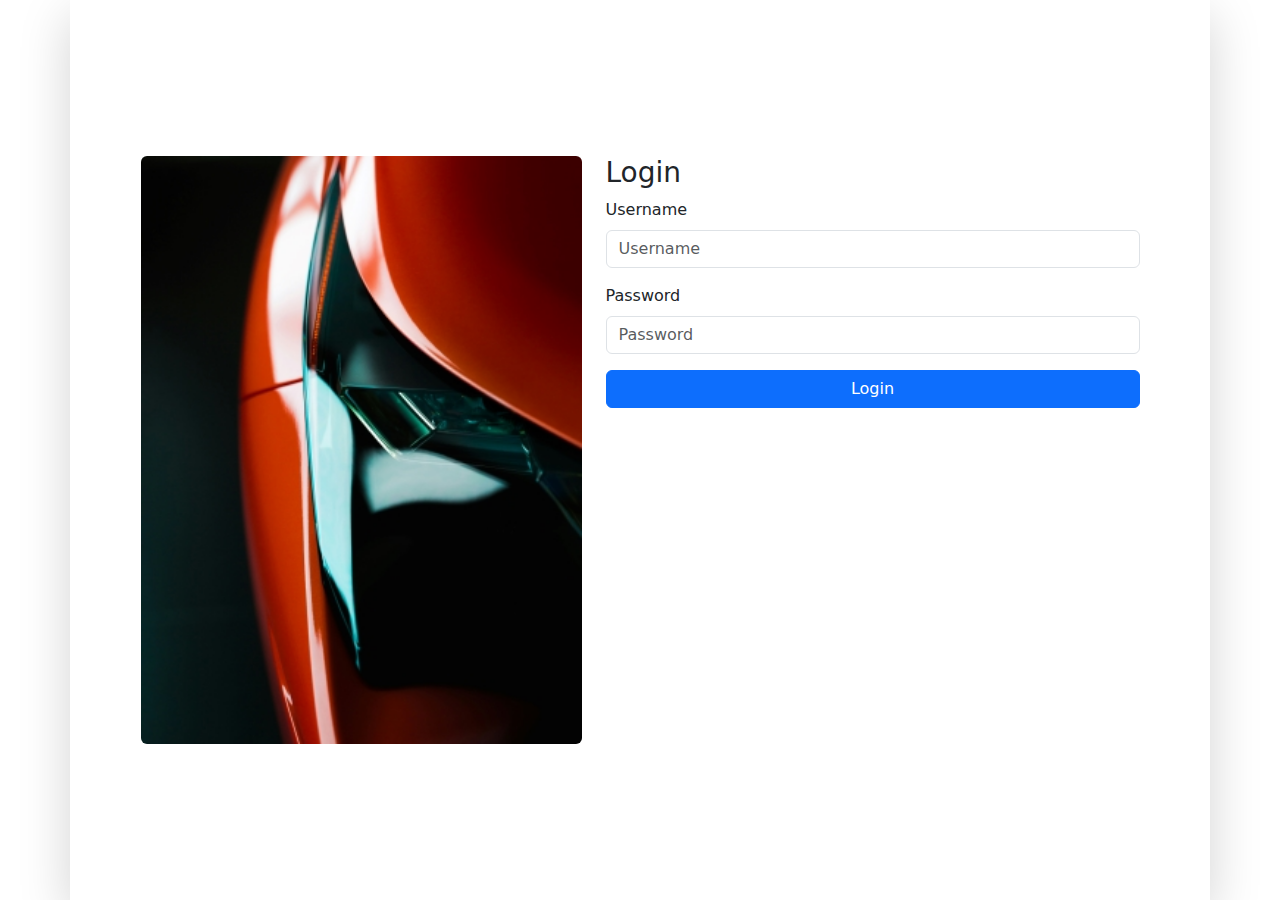
<file: Act4/main.html>
<!DOCTYPE html>
<html lang="en">
<head>
    <meta charset="UTF-8">
    <meta name="viewport" content="width=device-width, initial-scale=1.0">
    <link href="https://cdn.jsdelivr.net/npm/bootstrap@5.3.3/dist/css/bootstrap.min.css" rel="stylesheet" integrity="sha384-QWTKZyjpPEjISv5WaRU9OFeRpok6YctnYmDr5pNlyT2bRjXh0JMhjY6hW+ALEwIH" crossorigin="anonymous">
    <title>Bootstrap</title>
    <style>
        .full-height {
            height: 100vh;
        }
        .btn {
            width: 100%;
        }
    </style>
</head>
<body>
    
    <div class="container full-height d-flex align-items-center justify-content-center shadow-lg">
        <div class="row justify-content-md-center w-100">
            <!-- Imagen cover -->
            <div class="col-md-5 d-none d-md-block">
                <img class="background rounded w-100" src="./car-cover.jpg" alt="">
            </div>
            <!-- Formulario login -->
            <div class="col-md-6">
                <h3>Login</h3>
                <div class="mb-3">
                    <label for="formGroupExampleInput" class="form-label">Username</label>
                    <input type="text" class="form-control" id="formGroupExampleInput" placeholder="Username">
                </div>
                <div class="mb-3">
                    <label for="formGroupExampleInput2" class="form-label">Password</label>
                    <input type="password" class="form-control" id="formGroupExampleInput2" placeholder="Password">
                </div>
                <button type="submit" class="btn btn-primary">Login</button>
            </div>
        </div>
    </div>

    <script src="https://cdn.jsdelivr.net/npm/bootstrap@5.3.3/dist/js/bootstrap.bundle.min.js" integrity="sha384-YvpcrYf0tY3lHB60NNkmXc5s9fDVZLESaAA55NDzOxhy9GkcIdslK1eN7N6jIeHz" crossorigin="anonymous"></script>
</body>
</html>
</file>
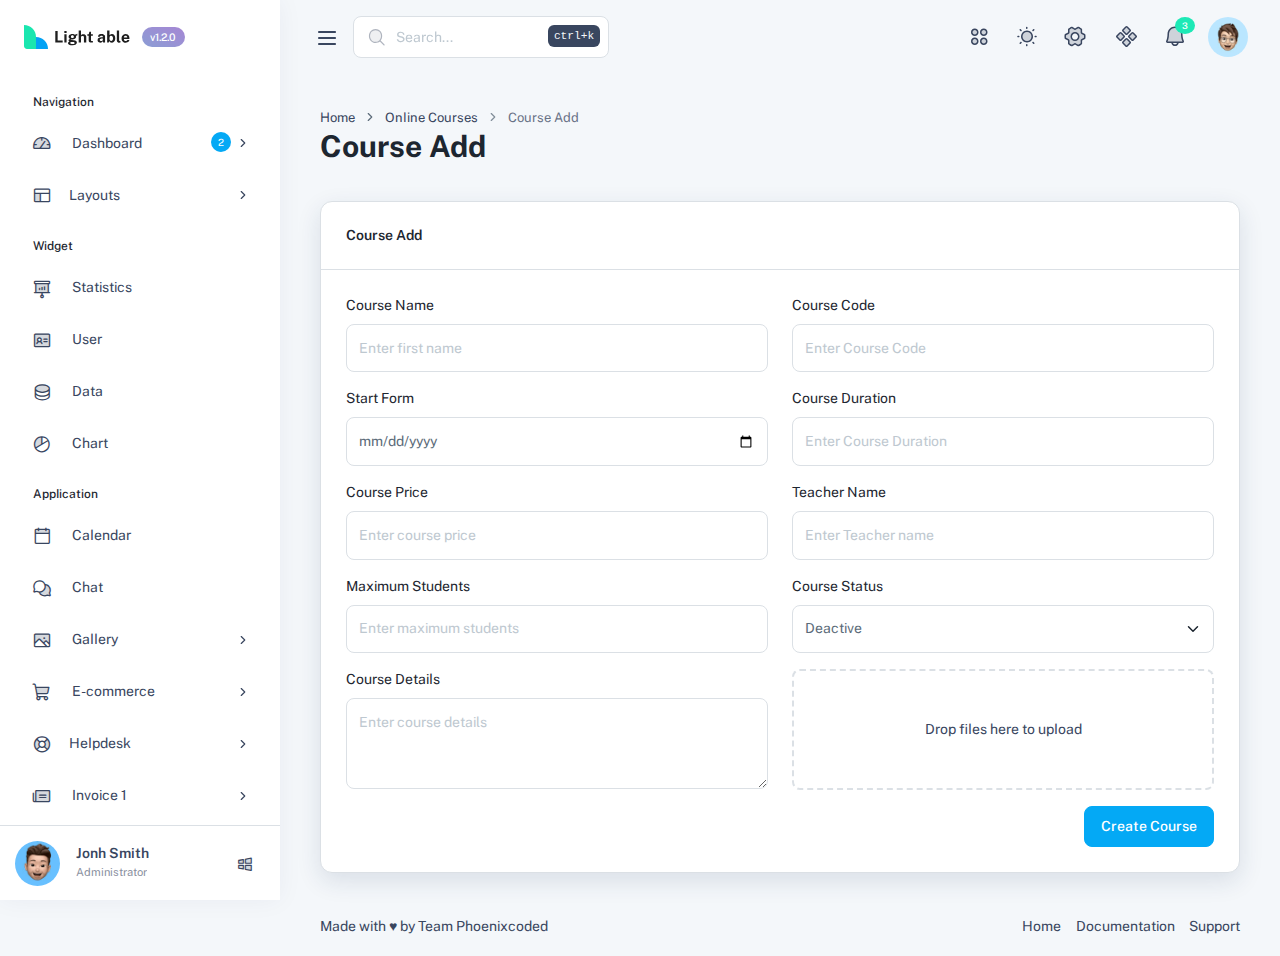
<file: Act27/.tpm/admins/course-course-add.html>
<!doctype html>
<html lang="en">
  <!-- [Head] start -->

  <head>
    <title>Course Add | Light Able Admin & Dashboard Template</title>
    <!-- [Meta] -->
    <meta charset="utf-8" />
    <meta name="viewport" content="width=device-width, initial-scale=1.0, user-scalable=0, minimal-ui" />
    <meta http-equiv="X-UA-Compatible" content="IE=edge" />
    <meta
      name="description"
      content="Light Able admin and dashboard template offer a variety of UI elements and pages, ensuring your admin panel is both fast and effective."
    />
    <meta name="author" content="phoenixcoded" />

    <!-- [Favicon] icon -->
    <link rel="icon" href="../assets/images/favicon.svg" type="image/x-icon" />

    <!-- [Page specific CSS] start -->
    <!-- fileupload-custom css -->
    <link rel="stylesheet" href="../assets/css/plugins/dropzone.min.css" />
    <!-- [Page specific CSS] end -->
    <!-- [Google Font : Public Sans] icon -->
    <link href="https://fonts.googleapis.com/css2?family=Public+Sans:wght@400;500;600;700&amp;display=swap" rel="stylesheet" />
    <!-- [phosphor Icons] https://phosphoricons.com/ -->
    <link rel="stylesheet" href="../assets/fonts/phosphor/duotone/style.css" />
    <!-- [Tabler Icons] https://tablericons.com -->
    <link rel="stylesheet" href="../assets/fonts/tabler-icons.min.css" />
    <!-- [Feather Icons] https://feathericons.com -->
    <link rel="stylesheet" href="../assets/fonts/feather.css" />
    <!-- [Font Awesome Icons] https://fontawesome.com/icons -->
    <link rel="stylesheet" href="../assets/fonts/fontawesome.css" />
    <!-- [Material Icons] https://fonts.google.com/icons -->
    <link rel="stylesheet" href="../assets/fonts/material.css" />
    <!-- [Template CSS Files] -->
    <link rel="stylesheet" href="../assets/css/style.css" id="main-style-link" />
    <link rel="stylesheet" href="../assets/css/style-preset.css" />

  </head>
  <!-- [Head] end -->
  <!-- [Body] Start -->

  <body data-pc-preset="preset-1" data-pc-sidebar-theme="light" data-pc-sidebar-caption="true" data-pc-direction="ltr" data-pc-theme="light">
    <!-- [ Pre-loader ] start -->
<div class="loader-bg">
  <div class="loader-track">
    <div class="loader-fill"></div>
  </div>
</div>
<!-- [ Pre-loader ] End -->
 <!-- [ Sidebar Menu ] start -->
<nav class="pc-sidebar">
  <div class="navbar-wrapper">
    <div class="m-header">
      <a href="../dashboard/index.html" class="b-brand text-primary">
        <!-- ========   Change your logo from here   ============ -->
        <img src="../assets/images/logo-dark.svg" alt="logo image" class="logo-lg" />
        <span class="badge bg-brand-color-2 rounded-pill ms-2 theme-version">v1.2.0</span>
      </a>
    </div>
    <div class="navbar-content">
      <ul class="pc-navbar">
        <li class="pc-item pc-caption">
          <label>Navigation</label>
          <i class="ph-duotone ph-gauge"></i>
        </li>
        <li class="pc-item pc-hasmenu">
          <a href="#!" class="pc-link">
            <span class="pc-micon">
              <i class="ph-duotone ph-gauge"></i>
            </span>
            <span class="pc-mtext">Dashboard</span>
            <span class="pc-arrow"><i data-feather="chevron-right"></i></span>
            <span class="pc-badge">2</span>
          </a>
          <ul class="pc-submenu">
            <li class="pc-item"><a class="pc-link" href="../dashboard/index.html">Analytics</a></li>
            <li class="pc-item"><a class="pc-link" href="../dashboard/affiliate.html">Affiliate</a></li>
            <li class="pc-item"><a class="pc-link" href="../dashboard/finance.html">Finance</a></li>
            <li class="pc-item"><a class="pc-link" href="helpdesk-dashboard.html">Helpdesk</a></li>
            <li class="pc-item"><a class="pc-link" href="../dashboard/invoice.html">Invoice</a></li>
          </ul>
        </li>
        <li class="pc-item pc-hasmenu">
          <a href="#!" class="pc-link"
            ><span class="pc-micon"> <i class="ph-duotone ph-layout"></i></span><span class="pc-mtext">Layouts</span
            ><span class="pc-arrow"><i data-feather="chevron-right"></i></span
          ></a>
          <ul class="pc-submenu">
            <li class="pc-item"><a class="pc-link" href="../demo/layout-horizontal.html">Horizontal</a></li>
            <li class="pc-item"><a class="pc-link" href="../demo/layout-vertical.html">Vertical</a></li>
            <li class="pc-item"><a class="pc-link" href="../demo/layout-vertical-tab.html">Vertical + Tab</a></li>
            <li class="pc-item"><a class="pc-link" href="../demo/layout-tab.html">Tab</a></li>
            <li class="pc-item"><a class="pc-link" href="../demo/layout-2-column.html">2 Column</a></li>
            <li class="pc-item"><a class="pc-link" href="../demo/layout-big-compact.html">Big Compact</a></li>
            <li class="pc-item"><a class="pc-link" href="../demo/layout-compact.html">Compact</a></li>
            <li class="pc-item"><a class="pc-link" href="../demo/layout-moduler.html">Moduler</a></li>
            <li class="pc-item"><a class="pc-link" href="../demo/layout-creative.html">Creative</a></li>
            <li class="pc-item"><a class="pc-link" href="../demo/layout-detached.html">Detached</a></li>
            <li class="pc-item"><a class="pc-link" href="../demo/layout-advanced.html">Advanced</a></li>
            <li class="pc-item"><a class="pc-link" href="../demo/layout-extended.html">Extended</a></li>
          </ul>
        </li>
        <li class="pc-item pc-caption">
          <label>Widget</label>
          <i class="ph-duotone ph-chart-pie"></i>
        </li>
        <li class="pc-item">
          <a href="../widget/w_statistics.html" class="pc-link">
            <span class="pc-micon">
              <i class="ph-duotone ph-projector-screen-chart"></i>
            </span>
            <span class="pc-mtext">Statistics</span>
          </a>
        </li>
        <li class="pc-item">
          <a href="../widget/w_user.html" class="pc-link">
            <span class="pc-micon">
              <i class="ph-duotone ph-identification-card"></i>
            </span>
            <span class="pc-mtext">User</span>
          </a>
        </li>
        <li class="pc-item">
          <a href="../widget/w_data.html" class="pc-link">
            <span class="pc-micon">
              <i class="ph-duotone ph-database"></i>
            </span>
            <span class="pc-mtext">Data</span>
          </a>
        </li>
        <li class="pc-item">
          <a href="../widget/w_chart.html" class="pc-link">
            <span class="pc-micon">
              <i class="ph-duotone ph-chart-pie"></i>
            </span>
            <span class="pc-mtext">Chart</span></a
          >
        </li>
        <li class="pc-item pc-caption">
          <label>Application</label>
          <i class="ph-duotone ph-buildings"></i>
        </li>
        <li class="pc-item">
          <a href="../application/calendar.html" class="pc-link">
            <span class="pc-micon">
              <i class="ph-duotone ph-calendar-blank"></i>
            </span>
            <span class="pc-mtext">Calendar</span></a
          >
        </li>
        <li class="pc-item">
          <a href="../application/chat.html" class="pc-link">
            <span class="pc-micon">
              <i class="ph-duotone ph-chats-circle"></i>
            </span>
            <span class="pc-mtext">Chat</span></a
          >
        </li>
        <li class="pc-item pc-hasmenu">
          <a href="#!" class="pc-link">
            <span class="pc-micon">
              <i class="ph-duotone ph-image"></i>
            </span>
            <span class="pc-mtext">Gallery</span><span class="pc-arrow"><i data-feather="chevron-right"></i></span
          ></a>
          <ul class="pc-submenu">
            <li class="pc-item"><a class="pc-link" href="../application/gallery-grid.html">Grid</a></li>
            <li class="pc-item"><a class="pc-link" href="../application/gallery-masonry.html">Masonry</a></li>
          </ul>
        </li>
        <li class="pc-item pc-hasmenu">
          <a href="#!" class="pc-link">
            <span class="pc-micon">
              <i class="ph-duotone ph-shopping-cart"></i>
            </span>
            <span class="pc-mtext">E-commerce</span><span class="pc-arrow"><i data-feather="chevron-right"></i></span
          ></a>
          <ul class="pc-submenu">
            <li class="pc-item"><a class="pc-link" href="../application/ecom_product.html">Product</a></li>
            <li class="pc-item"><a class="pc-link" href="../application/ecom_product-details.html">Product details</a></li>
            <li class="pc-item"><a class="pc-link" href="../application/ecom_product-list.html">Product List</a></li>
            <li class="pc-item"><a class="pc-link" href="../application/ecom_product-add.html">Add New Product</a></li>
            <li class="pc-item"><a class="pc-link" href="../application/ecom_checkout.html">Checkout</a></li>
          </ul>
        </li>
        <li class="pc-item pc-hasmenu">
          <a href="#!" class="pc-link"
            ><span class="pc-micon"><i class="ph-duotone ph-lifebuoy"></i></span><span class="pc-mtext">Helpdesk</span
            ><span class="pc-arrow"><i data-feather="chevron-right"></i></span
          ></a>
          <ul class="pc-submenu">
            <li class="pc-item"><a class="pc-link" href="helpdesk-dashboard.html">Dashboard</a></li>
            <li class="pc-item pc-hasmenu">
              <a class="pc-link" href="#!"
                >Ticket<span class="pc-arrow"><i data-feather="chevron-right"></i></span
              ></a>
              <ul class="pc-submenu">
                <li class="pc-item"><a class="pc-link" href="helpdesk-create-ticket.html">Create</a></li>
                <li class="pc-item"><a class="pc-link" href="helpdesk-ticket.html">List</a></li>
                <li class="pc-item"><a class="pc-link" href="helpdesk-ticket-details.html">Details</a></li>
              </ul>
            </li>
            <li class="pc-item"><a class="pc-link" href="helpdesk-customer.html">Customer</a></li>
          </ul>
        </li>
        <li class="pc-item pc-hasmenu">
          <a href="#!" class="pc-link">
            <span class="pc-micon">
              <i class="ph-duotone ph-newspaper"></i>
            </span>
            <span class="pc-mtext">Invoice 1</span><span class="pc-arrow"><i data-feather="chevron-right"></i></span
          ></a>
          <ul class="pc-submenu">
            <li class="pc-item"><a class="pc-link" href="../application/invoice-list.html">Invoice List</a></li>
            <li class="pc-item"><a class="pc-link" href="../application/invoice-create.html">Create</a></li>
            <li class="pc-item"><a class="pc-link" href="../application/invoice-view.html">Preview</a></li>
          </ul>
        </li>
        <li class="pc-item pc-hasmenu">
          <a href="#!" class="pc-link"
            ><span class="pc-micon"><i class="ph-duotone ph-newspaper"></i></span><span class="pc-mtext">Invoice 2</span
            ><span class="pc-arrow"><i data-feather="chevron-right"></i></span
          ></a>
          <ul class="pc-submenu">
            <li class="pc-item"><a class="pc-link" href="invoice-dashboard.html">Dashboard</a></li>
            <li class="pc-item"><a class="pc-link" href="invoice-create.html">Create</a></li>
            <li class="pc-item"><a class="pc-link" href="invoice-view.html">Details</a></li>
            <li class="pc-item"><a class="pc-link" href="invoice-list.html">List</a></li>
            <li class="pc-item"><a class="pc-link" href="invoice-edit.html">Edit</a></li>
          </ul>
        </li>
        <li class="pc-item">
          <a href="../application/mail.html" class="pc-link">
            <span class="pc-micon">
              <i class="ph-duotone ph-envelope-open"></i>
            </span>
            <span class="pc-mtext">Mail</span></a
          >
        </li>
        <li class="pc-item pc-hasmenu">
          <a href="#!" class="pc-link">
            <span class="pc-micon">
              <i class="ph-duotone ph-identification-badge"></i>
            </span>
            <span class="pc-mtext">Membership</span>
            <span class="pc-arrow"><i data-feather="chevron-right"></i></span>
          </a>
          <ul class="pc-submenu">
            <li class="pc-item"><a class="pc-link" href="membership-dashboard.html">Dashboard</a></li>
            <li class="pc-item"><a class="pc-link" href="membership-list.html">List</a></li>
            <li class="pc-item"><a class="pc-link" href="membership-pricing.html">Pricing</a></li>
            <li class="pc-item"><a class="pc-link" href="membership-setting.html">Setting</a></li>
          </ul>
        </li>
        <li class="pc-item pc-hasmenu">
          <a href="#!" class="pc-link">
            <span class="pc-micon">
              <i class="ph-duotone ph-books"></i>
            </span>
            <span class="pc-mtext">Online Courses</span>
            <span class="pc-arrow"><i data-feather="chevron-right"></i></span>
          </a>
          <ul class="pc-submenu">
            <li class="pc-item"><a class="pc-link" href="course-dashboard.html">Dashboard</a></li>
            <li class="pc-item pc-hasmenu">
              <a class="pc-link" href="#!"
                >Teacher<span class="pc-arrow"><i data-feather="chevron-right"></i></span
              ></a>
              <ul class="pc-submenu">
                <li class="pc-item"><a class="pc-link" href="course-teacher-list.html">List</a></li>
                <li class="pc-item"><a class="pc-link" href="course-teacher-apply.html">Apply</a></li>
                <li class="pc-item"><a class="pc-link" href="course-teacher-add.html">Add</a></li>
              </ul>
            </li>
            <li class="pc-item pc-hasmenu">
              <a class="pc-link" href="#!"
                >Student<span class="pc-arrow"><i data-feather="chevron-right"></i></span
              ></a>
              <ul class="pc-submenu">
                <li class="pc-item"><a class="pc-link" href="course-student-list.html">list</a></li>
                <li class="pc-item"><a class="pc-link" href="course-student-apply.html">Apply</a></li>
                <li class="pc-item"><a class="pc-link" href="course-student-add.html">Add</a></li>
              </ul>
            </li>
            <li class="pc-item pc-hasmenu">
              <a class="pc-link" href="#!"
                >Courses<span class="pc-arrow"><i data-feather="chevron-right"></i></span
              ></a>
              <ul class="pc-submenu">
                <li class="pc-item"><a class="pc-link" href="course-course-view.html">View</a></li>
                <li class="pc-item"><a class="pc-link" href="course-course-add.html">Add</a></li>
              </ul>
            </li>
            <li class="pc-item"><a class="pc-link" href="course-pricing.html">Pricing</a></li>
            <li class="pc-item"><a class="pc-link" href="course-site.html">Site</a></li>
            <li class="pc-item pc-hasmenu">
              <a class="pc-link" href="#!"
                >Setting<span class="pc-arrow"><i data-feather="chevron-right"></i></span
              ></a>
              <ul class="pc-submenu">
                <li class="pc-item"><a class="pc-link" href="course-setting-payment.html">Payment</a></li>
                <li class="pc-item"><a class="pc-link" href="course-setting-pricing.html">Pricing</a></li>
                <li class="pc-item"><a class="pc-link" href="course-setting-notifications.html">Notifications</a></li>
              </ul>
            </li>
          </ul>
        </li>
        <li class="pc-item">
          <a href="../application/plans.html" class="pc-link">
            <span class="pc-micon">
              <i class="ph-duotone ph-currency-circle-dollar"></i>
            </span>
            <span class="pc-mtext">Plans</span></a
          >
        </li>
        <li class="pc-item pc-hasmenu">
          <a href="#!" class="pc-link">
            <span class="pc-micon">
              <i class="ph-duotone ph-user-circle"></i>
            </span>
            <span class="pc-mtext">Users</span><span class="pc-arrow"><i data-feather="chevron-right"></i></span
          ></a>
          <ul class="pc-submenu">
            <li class="pc-item"><a class="pc-link" href="../application/account-profile.html">Account Profile</a></li>
            <li class="pc-item"><a class="pc-link" href="../application/social-media.html">Social media</a></li>
            <li class="pc-item"><a class="pc-link" href="../application/user-card.html">User Card</a></li>
            <li class="pc-item"><a class="pc-link" href="../application/user-list.html">User List</a></li>
            <li class="pc-item"><a class="pc-link" href="../application/team.html">Team</a></li>
          </ul>
        </li>

        <li class="pc-item pc-caption">
          <label>Pages</label>
          <i class="ph-duotone ph-devices"></i>
        </li>
        <li class="pc-item pc-hasmenu">
          <a href="#!" class="pc-link">
            <span class="pc-micon">
              <i class="ph-duotone ph-shield-checkered"></i>
            </span>
            <span class="pc-mtext">Authentication</span><span class="pc-arrow"><i data-feather="chevron-right"></i></span
          ></a>
          <ul class="pc-submenu">
            <li class="pc-item pc-hasmenu">
              <a href="#!" class="pc-link"
                >Authentication 1<span class="pc-arrow"><i data-feather="chevron-right"></i></span
              ></a>
              <ul class="pc-submenu">
                <li class="pc-item"><a class="pc-link" target="_blank" href="../pages/login-v1.html">Login</a></li>
                <li class="pc-item"><a class="pc-link" target="_blank" href="../pages/register-v1.html">Register</a></li>
                <li class="pc-item"><a class="pc-link" target="_blank" href="../pages/forgot-password-v1.html">Forgot Password</a></li>
                <li class="pc-item"><a class="pc-link" target="_blank" href="../pages/reset-password-v1.html">reset password</a> </li>
                <li class="pc-item"><a class="pc-link" target="_blank" href="../pages/code-verification-v1.html">code verification</a></li>
              </ul>
            </li>
            <li class="pc-item pc-hasmenu">
              <a href="#!" class="pc-link"
                >Authentication 2<span class="pc-arrow"><i data-feather="chevron-right"></i></span
              ></a>
              <ul class="pc-submenu">
                <li class="pc-item"><a class="pc-link" target="_blank" href="../pages/login-v2.html">Login</a></li>
                <li class="pc-item"><a class="pc-link" target="_blank" href="../pages/register-v2.html">Register</a></li>
                <li class="pc-item"><a class="pc-link" target="_blank" href="../pages/forgot-password-v2.html">Forgot password</a> </li>
                <li class="pc-item"><a class="pc-link" target="_blank" href="../pages/reset-password-v2.html">reset password</a> </li>
                <li class="pc-item"><a class="pc-link" target="_blank" href="../pages/code-verification-v2.html">code verification</a></li>
              </ul>
            </li>
            <li class="pc-item"><a class="pc-link" href="../pages/login-modal.html">Login Modal</a></li>
          </ul>
        </li>
        <li class="pc-item pc-hasmenu">
          <a href="#!" class="pc-link">
            <span class="pc-micon">
              <i class="ph-duotone ph-wrench"></i>
            </span>
            <span class="pc-mtext">Maintenance</span><span class="pc-arrow"><i data-feather="chevron-right"></i></span>
          </a>
          <ul class="pc-submenu">
            <li class="pc-item"><a class="pc-link" target="_blank" href="../pages/error-404.html">Error 404</a></li>
            <li class="pc-item"><a class="pc-link" target="_blank" href="../pages/connection-lost.html">Connection lost</a></li>
            <li class="pc-item"><a class="pc-link" target="_blank" href="../pages/under-construction.html">Under Construction</a></li>
            <li class="pc-item"><a class="pc-link" target="_blank" href="../pages/coming-soon.html">Coming soon</a></li>
          </ul>
        </li>
        <li class="pc-item"
          ><a href="../pages/contact-us.html" class="pc-link"
            ><span class="pc-micon"> <i class="ph-duotone ph-target"></i> </span><span class="pc-mtext">Contact Us</span></a
          >
        </li>
        <li class="pc-item"
          ><a href="../index.html" class="pc-link" target="_blank"
            ><span class="pc-micon"> <i class="ph-duotone ph-rocket"></i> </span>
            <span class="pc-mtext pc-icon-link">Landing <i class="ti ti-link text-primary f-14"></i></span>
          </a>
        </li>
        <li class="pc-item"
          ><a href="../pages/loading.html" class="pc-link"
            ><span class="pc-micon"> <i class="ph-duotone ph-fan"></i> </span><span class="pc-mtext">Loading</span></a
          >
        </li>
        <li class="pc-item pc-hasmenu">
          <a href="#!" class="pc-link">
            <span class="pc-micon">
              <i class="ph-duotone ph-magnifying-glass"></i>
            </span>
            <span class="pc-mtext">Search</span><span class="pc-arrow"><i data-feather="chevron-right"></i></span
          ></a>
          <ul class="pc-submenu">
            <li class="pc-item"><a class="pc-link" href="../pages/search-page.html">Search Page</a></li>
            <li class="pc-item"><a class="pc-link" href="../pages/contact-search.html">Contact Search</a></li>
          </ul>
        </li>
        <li class="pc-item">
          <a href="../pages/settings.html" class="pc-link">
            <span class="pc-micon">
              <i class="ph-duotone ph-globe"></i>
            </span>
            <span class="pc-mtext">Site Settings</span>
          </a>
        </li>
        <li class="pc-item pc-caption">
          <label>UI Components</label>
          <i class="ph-duotone ph-compass-tool"></i>
        </li>
        <li class="pc-item">
          <a href="../elements/bc_alert.html" class="pc-link" target="_blank"
            ><span class="pc-micon"> <i class="ph-duotone ph-compass-tool"></i></span>
            <span class="pc-mtext pc-icon-link">Components <i class="ti ti-link text-primary f-14"></i></span>
          </a>
        </li>
        <li class="pc-item">
          <a href="../elements/animation.html" class="pc-link">
            <span class="pc-micon"> <i class="ph-duotone ph-flower"></i> </span><span class="pc-mtext">Animation</span></a
          >
        </li>
        <li class="pc-item pc-hasmenu">
          <a href="#!" class="pc-link"
            ><span class="pc-micon"> <i class="ph-duotone ph-flower-lotus"></i></span><span class="pc-mtext">Icons</span
            ><span class="pc-arrow"><i data-feather="chevron-right"></i></span
          ></a>
          <ul class="pc-submenu">
            <li class="pc-item"><a class="pc-link" href="../elements/icon-feather.html">Feather</a></li>
            <li class="pc-item"><a class="pc-link" href="../elements/icon-fontawesome.html">Font Awesome 5</a></li>
            <li class="pc-item"><a class="pc-link" href="../elements/icon-material.html">Material</a></li>
            <li class="pc-item"><a class="pc-link" href="../elements/icon-tabler.html">Tabler</a></li>
            <li class="pc-item"><a class="pc-link" href="../elements/icon-phosphor.html">Phosphor</a></li>
            <li class="pc-item"><a class="pc-link" href="../elements/icon-custom.html">Custom</a></li>
          </ul>
        </li>
        <li class="pc-item pc-caption">
          <label>Forms</label>
          <i class="ph-duotone ph-textbox"></i>
        </li>
        <li class="pc-item pc-hasmenu">
          <a href="#!" class="pc-link">
            <span class="pc-micon">
              <i class="ph-duotone ph-textbox"></i>
            </span>
            <span class="pc-mtext">Forms Elements</span><span class="pc-arrow"><i data-feather="chevron-right"></i></span
          ></a>
          <ul class="pc-submenu">
            <li class="pc-item"><a class="pc-link" href="../forms/form_elements.html">Form Basic</a></li>
            <li class="pc-item"><a class="pc-link" href="../forms/form_floating.html">Form Floating</a></li>
            <li class="pc-item"><a class="pc-link" href="../forms/form2_basic.html">Form Options</a></li>
            <li class="pc-item"><a class="pc-link" href="../forms/form2_input_group.html">Input Groups</a></li>
            <li class="pc-item"><a class="pc-link" href="../forms/form2_checkbox.html">Checkbox</a></li>
            <li class="pc-item"><a class="pc-link" href="../forms/form2_radio.html">Radio</a></li>
            <li class="pc-item"><a class="pc-link" href="../forms/form2_switch.html">Switch</a></li>
            <li class="pc-item"><a class="pc-link" href="../forms/form2_megaoption.html">Mega option</a></li>
          </ul>
        </li>
        <li class="pc-item pc-hasmenu">
          <a href="#!" class="pc-link">
            <span class="pc-micon">
              <i class="ph-duotone ph-plug-charging"></i>
            </span>
            <span class="pc-mtext">Forms Plugins</span><span class="pc-arrow"><i data-feather="chevron-right"></i></span
          ></a>
          <ul class="pc-submenu">
            <li class="pc-item pc-hasmenu">
              <a class="pc-link" href="#"
                >Date<span class="pc-arrow"><i data-feather="chevron-right"></i></span
              ></a>
              <ul class="pc-submenu">
                <li class="pc-item"><a class="pc-link" href="../forms/form2_datepicker.html">Datepicker</a></li>
                <li class="pc-item"><a class="pc-link" href="../forms/form2_daterangepicker.html">Date Range Picker</a> </li>
                <li class="pc-item"><a class="pc-link" href="../forms/form2_timepicker.html">Timepicker</a></li>
              </ul>
            </li>
            <li class="pc-item pc-hasmenu">
              <a class="pc-link" href="#"
                >Select<span class="pc-arrow"><i data-feather="chevron-right"></i></span
              ></a>
              <ul class="pc-submenu">
                <li class="pc-item"><a class="pc-link" href="../forms/form2_choices.html">Choices js</a></li>
              </ul>
            </li>
            <li class="pc-item"><a class="pc-link" href="../forms/form2_rating.html">Rating</a></li>
            <li class="pc-item"><a class="pc-link" href="../forms/form2_recaptcha.html">Google reCaptcha</a></li>
            <li class="pc-item"><a class="pc-link" href="../forms/form2_inputmask.html">Input Masks</a></li>
            <li class="pc-item"><a class="pc-link" href="../forms/form2_clipboard.html">Clipboard</a></li>
            <li class="pc-item"><a class="pc-link" href="../forms/form2_nouislider.html">Nouislider</a></li>
            <li class="pc-item"><a class="pc-link" href="../forms/form2_switchjs.html">Bootstrap Switch</a></li>
            <li class="pc-item"><a class="pc-link" href="../forms/form2_typeahead.html">Typeahead</a></li>
          </ul>
        </li>
        <li class="pc-item pc-hasmenu">
          <a href="#!" class="pc-link">
            <span class="pc-micon">
              <i class="ph-duotone ph-pen-nib"></i>
            </span>
            <span class="pc-mtext">Text Editors</span><span class="pc-arrow"><i data-feather="chevron-right"></i></span
          ></a>
          <ul class="pc-submenu">
            <li class="pc-item"><a class="pc-link" href="../forms/form2_tinymce.html">Tinymce</a></li>
            <li class="pc-item"><a class="pc-link" href="../forms/form2_quill.html">Quill</a></li>
            <li class="pc-item pc-hasmenu">
              <a class="pc-link" href="#"
                >CK editor<span class="pc-arrow"><i data-feather="chevron-right"></i></span
              ></a>
              <ul class="pc-submenu">
                <li class="pc-item"><a class="pc-link" href="../forms/editor-classic.html">classic</a></li>
                <li class="pc-item"><a class="pc-link" href="../forms/editor-document.html">Document</a></li>
                <li class="pc-item"><a class="pc-link" href="../forms/editor-inline.html">Inline</a></li>
                <li class="pc-item"><a class="pc-link" href="../forms/editor-balloon.html">Balloon</a></li>
              </ul>
            </li>
            <li class="pc-item"><a class="pc-link" href="../forms/form2_markdown.html">Markdown</a></li>
          </ul>
        </li>
        <li class="pc-item pc-hasmenu">
          <a href="#!" class="pc-link">
            <span class="pc-micon">
              <i class="ph-duotone ph-windows-logo"></i>
            </span>
            <span class="pc-mtext">Form Layouts</span><span class="pc-arrow"><i data-feather="chevron-right"></i></span
          ></a>
          <ul class="pc-submenu">
            <li class="pc-item"><a class="pc-link" href="../forms/form2_lay-default.html">Layouts</a></li>
            <li class="pc-item"><a class="pc-link" href="../forms/form2_lay-multicolumn.html">Multicolumn</a></li>
            <li class="pc-item"><a class="pc-link" href="../forms/form2_lay-actionbars.html">Actionbars</a></li>
            <li class="pc-item"><a class="pc-link" href="../forms/form2_lay-stickyactionbars.html">Sticky Action bars</a> </li>
          </ul>
        </li>
        <li class="pc-item pc-hasmenu">
          <a href="#!" class="pc-link">
            <span class="pc-micon">
              <i class="ph-duotone ph-cloud-arrow-up"></i>
            </span>
            <span class="pc-mtext">File upload</span><span class="pc-arrow"><i data-feather="chevron-right"></i></span
          ></a>
          <ul class="pc-submenu">
            <li class="pc-item"><a class="pc-link" href="../forms/file-upload.html">Dropzone</a></li>
            <li class="pc-item"><a class="pc-link" href="../forms/form2_flu-uppy.html">Uppy</a></li>
          </ul>
        </li>
        <li class="pc-item">
          <a href="../forms/form2_wizard.html" class="pc-link">
            <span class="pc-micon">
              <i class="ph-duotone ph-tabs"></i>
            </span>
            <span class="pc-mtext">wizard</span></a
          >
        </li>
        <li class="pc-item">
          <a href="../forms/form-validation.html" class="pc-link">
            <span class="pc-micon">
              <i class="ph-duotone ph-password"></i>
            </span>
            <span class="pc-mtext">Form Validation</span></a
          >
        </li>
        <li class="pc-item"
          ><a href="../forms/image_crop.html" class="pc-link">
            <span class="pc-micon">
              <i class="ph-duotone ph-crop"></i>
            </span>
            <span class="pc-mtext">Image cropper</span></a
          ></li
        >
        <li class="pc-item pc-caption">
          <label>table</label>
          <i class="ph-duotone ph-table"></i>
        </li>
        <li class="pc-item pc-hasmenu">
          <a href="#!" class="pc-link">
            <span class="pc-micon">
              <i class="ph-duotone ph-table"></i>
            </span>
            <span class="pc-mtext">Bootstrap Table</span><span class="pc-arrow"><i data-feather="chevron-right"></i></span
          ></a>
          <ul class="pc-submenu">
            <li class="pc-item"><a class="pc-link" href="../table/tbl_bootstrap.html">Basic table</a></li>
            <li class="pc-item"><a class="pc-link" href="../table/tbl_sizing.html">Sizing table</a></li>
            <li class="pc-item"><a class="pc-link" href="../table/tbl_border.html">Border table</a></li>
            <li class="pc-item"><a class="pc-link" href="../table/tbl_styling.html">Styling table</a></li>
          </ul>
        </li>
        <li class="pc-item pc-hasmenu">
          <a href="#!" class="pc-link">
            <span class="pc-micon">
              <i class="ph-duotone ph-grid-nine"></i>
            </span>
            <span class="pc-mtext">Vanilla Table</span><span class="pc-arrow"><i data-feather="chevron-right"></i></span
          ></a>
          <ul class="pc-submenu">
            <li class="pc-item"><a class="pc-link" href="../table/tbl_dt-simple.html">Basic initialization</a></li>
            <li class="pc-item"><a class="pc-link" href="../table/tbl_dt-dynamic-import.html">Dynamic Import</a></li>
            <li class="pc-item"><a class="pc-link" href="../table/tbl_dt-render-column-cells.html">Render Column Cells</a></li>
            <li class="pc-item"><a class="pc-link" href="../table/tbl_dt-column-manipulation.html">Column Manipulation</a></li>
            <li class="pc-item"><a class="pc-link" href="../table/tbl_dt-datetime-sorting.html">Datetime Sorting</a></li>
            <li class="pc-item"><a class="pc-link" href="../table/tbl_dt-methods.html">Methods</a></li>
            <li class="pc-item"><a class="pc-link" href="../table/tbl_dt-add-rows.html">Add Rows</a></li>
            <li class="pc-item"><a class="pc-link" href="../table/tbl_dt-fetch-api.html">Fetch API</a></li>
            <li class="pc-item"><a class="pc-link" href="../table/tbl_dt-filters.html">Filters</a></li>
            <li class="pc-item"><a class="pc-link" href="../table/tbl_dt-export.html">Export</a></li>
          </ul>
        </li>
        <li class="pc-item pc-hasmenu">
          <a href="#!" class="pc-link">
            <span class="pc-micon">
              <i class="ph-duotone ph-text-columns"></i>
            </span>
            <span class="pc-mtext">Data table</span><span class="pc-arrow"><i data-feather="chevron-right"></i></span
          ></a>
          <ul class="pc-submenu">
            <li class="pc-item"><a class="pc-link" href="../table/dt_advance.html">Advance initialization</a></li>
            <li class="pc-item"><a class="pc-link" href="../table/dt_styling.html">Styling</a></li>
            <li class="pc-item"><a class="pc-link" href="../table/dt_api.html">API</a></li>
            <li class="pc-item"><a class="pc-link" href="../table/dt_plugin.html">Plug-in</a></li>
            <li class="pc-item"><a class="pc-link" href="../table/dt_sources.html">Data sources</a></li>
          </ul>
        </li>
        <li class="pc-item pc-hasmenu">
          <a href="#!" class="pc-link">
            <span class="pc-micon">
              <i class="ph-duotone ph-wall"></i>
            </span>
            <span class="pc-mtext">DT extensions</span><span class="pc-arrow"><i data-feather="chevron-right"></i></span
          ></a>
          <ul class="pc-submenu">
            <li class="pc-item"><a class="pc-link" href="../table/dt_ext_autofill.html">Autofill</a></li>
            <li class="pc-item pc-hasmenu">
              <a href="#!" class="pc-link"
                >Button<span class="pc-arrow"><i data-feather="chevron-right"></i></span
              ></a>
              <ul class="pc-submenu">
                <li class="pc-item"><a class="pc-link" href="../table/dt_ext_basic_buttons.html">Basic button</a></li>
                <li class="pc-item"><a class="pc-link" href="../table/dt_ext_export_buttons.html">Data export</a></li>
              </ul>
            </li>
            <li class="pc-item"><a class="pc-link" href="../table/dt_ext_col_reorder.html">Col reorder</a></li>
            <li class="pc-item"><a class="pc-link" href="../table/dt_ext_fixed_columns.html">Fixed columns</a></li>
            <li class="pc-item"><a class="pc-link" href="../table/dt_ext_fixed_header.html">Fixed header</a></li>
            <li class="pc-item"><a class="pc-link" href="../table/dt_ext_key_table.html">Key table</a></li>
            <li class="pc-item"><a class="pc-link" href="../table/dt_ext_responsive.html">Responsive</a></li>
            <li class="pc-item"><a class="pc-link" href="../table/dt_ext_row_reorder.html">Row reorder</a></li>
            <li class="pc-item"><a class="pc-link" href="../table/dt_ext_scroller.html">Scroller</a></li>
            <li class="pc-item"><a class="pc-link" href="../table/dt_ext_select.html">Select table</a></li>
          </ul>
        </li>
        <li class="pc-item pc-caption">
          <label>Charts &amp; Maps</label>
          <i class="ph-duotone ph-chart-pie-slice"></i>
        </li>
        <li class="pc-item pc-hasmenu">
          <a href="#!" class="pc-link">
            <span class="pc-micon">
              <i class="ph-duotone ph-chart-donut"></i>
            </span>
            <span class="pc-mtext">Charts</span><span class="pc-arrow"><i data-feather="chevron-right"></i></span
          ></a>
          <ul class="pc-submenu">
            <li class="pc-item"><a class="pc-link" href="../chart/chart-apex.html">Apex Chart</a></li>
            <li class="pc-item"><a class="pc-link" href="../chart/chart-peity.html">Peity Chart</a></li>
          </ul>
        </li>
        <li class="pc-item pc-hasmenu">
          <a href="#!" class="pc-link">
            <span class="pc-micon">
              <i class="ph-duotone ph-map-trifold"></i>
            </span>
            <span class="pc-mtext">Maps</span><span class="pc-arrow"><i data-feather="chevron-right"></i></span
          ></a>
          <ul class="pc-submenu">
            <li class="pc-item"><a class="pc-link" href="../chart/map-vector.html">Vector Map</a></li>
            <li class="pc-item"><a class="pc-link" href="../chart/map-gmap.html">Gmaps</a></li>
          </ul>
        </li>

        <li class="pc-item pc-caption">
          <label>Other</label>
          <i class="ph-duotone ph-suitcase"></i>
        </li>
        <li class="pc-item pc-hasmenu">
          <a href="#!" class="pc-link"
            ><span class="pc-micon"> <i class="ph-duotone ph-tree-structure"></i> </span><span class="pc-mtext">Menu levels</span
            ><span class="pc-arrow"><i data-feather="chevron-right"></i></span
          ></a>
          <ul class="pc-submenu">
            <li class="pc-item"><a class="pc-link" href="#!">Level 2.1</a></li>
            <li class="pc-item pc-hasmenu">
              <a href="#!" class="pc-link"
                >Level 2.2<span class="pc-arrow"><i data-feather="chevron-right"></i></span
              ></a>
              <ul class="pc-submenu">
                <li class="pc-item"><a class="pc-link" href="#!">Level 3.1</a></li>
                <li class="pc-item"><a class="pc-link" href="#!">Level 3.2</a></li>
                <li class="pc-item pc-hasmenu">
                  <a href="#!" class="pc-link"
                    >Level 3.3<span class="pc-arrow"><i data-feather="chevron-right"></i></span
                  ></a>
                  <ul class="pc-submenu">
                    <li class="pc-item"><a class="pc-link" href="#!">Level 4.1</a></li>
                    <li class="pc-item"><a class="pc-link" href="#!">Level 4.2</a></li>
                  </ul>
                </li>
              </ul>
            </li>
            <li class="pc-item pc-hasmenu">
              <a href="#!" class="pc-link"
                >Level 2.3<span class="pc-arrow"><i data-feather="chevron-right"></i></span
              ></a>
              <ul class="pc-submenu">
                <li class="pc-item"><a class="pc-link" href="#!">Level 3.1</a></li>
                <li class="pc-item"><a class="pc-link" href="#!">Level 3.2</a></li>
                <li class="pc-item pc-hasmenu">
                  <a href="#!" class="pc-link"
                    >Level 3.3<span class="pc-arrow"><i data-feather="chevron-right"></i></span
                  ></a>
                  <ul class="pc-submenu">
                    <li class="pc-item"><a class="pc-link" href="#!">Level 4.1</a></li>
                    <li class="pc-item"><a class="pc-link" href="#!">Level 4.2</a></li>
                  </ul>
                </li>
              </ul>
            </li>
          </ul>
        </li>
        <li class="pc-item"
          ><a href="../other/sample-page.html" class="pc-link">
            <span class="pc-micon">
              <i class="ph-duotone ph-desktop"></i>
            </span>
            <span class="pc-mtext">Sample page</span></a
          ></li
        >

      </ul>
      <div class="card nav-action-card bg-brand-color-4">
        <div class="card-body" style="background-image: url('../assets/images/layout/nav-card-bg.svg')">
          <h5 class="text-dark">Help Center</h5>
          <p class="text-dark text-opacity-75">Please contact us for more questions.</p>
          <a href="https://phoenixcoded.support-hub.io/" class="btn btn-primary" target="_blank">Go to help Center</a>
        </div>
      </div>
    </div>
    <div class="card pc-user-card">
      <div class="card-body">
        <div class="d-flex align-items-center">
          <div class="flex-shrink-0">
            <img src="../assets/images/user/avatar-1.jpg" alt="user-image" class="user-avtar wid-45 rounded-circle" />
          </div>
          <div class="flex-grow-1 ms-3">
            <div class="dropdown">
              <a href="#" class="arrow-none dropdown-toggle" data-bs-toggle="dropdown" aria-expanded="false" data-bs-offset="0,20">
                <div class="d-flex align-items-center">
                  <div class="flex-grow-1 me-2">
                    <h6 class="mb-0">Jonh Smith</h6>
                    <small>Administrator</small>
                  </div>
                  <div class="flex-shrink-0">
                    <div class="btn btn-icon btn-link-secondary avtar">
                      <i class="ph-duotone ph-windows-logo"></i>
                    </div>
                  </div>
                </div>
              </a>
              <div class="dropdown-menu">
                <ul>
                  <li>
                    <a class="pc-user-links">
                      <i class="ph-duotone ph-user"></i>
                      <span>My Account</span>
                    </a>
                  </li>
                  <li>
                    <a class="pc-user-links">
                      <i class="ph-duotone ph-gear"></i>
                      <span>Settings</span>
                    </a>
                  </li>
                  <li>
                    <a class="pc-user-links">
                      <i class="ph-duotone ph-lock-key"></i>
                      <span>Lock Screen</span>
                    </a>
                  </li>
                  <li>
                    <a class="pc-user-links">
                      <i class="ph-duotone ph-power"></i>
                      <span>Logout</span>
                    </a>
                  </li>
                </ul>
              </div>
            </div>
          </div>
        </div>
      </div>
    </div>
  </div>
</nav>
<!-- [ Sidebar Menu ] end -->
 <!-- [ Header Topbar ] start -->
<header class="pc-header">
  <div class="header-wrapper"> <!-- [Mobile Media Block] start -->
<div class="me-auto pc-mob-drp">
  <ul class="list-unstyled">
    <!-- ======= Menu collapse Icon ===== -->
    <li class="pc-h-item pc-sidebar-collapse">
      <a href="#" class="pc-head-link ms-0" id="sidebar-hide">
        <i class="ti ti-menu-2"></i>
      </a>
    </li>
    <li class="pc-h-item pc-sidebar-popup">
      <a href="#" class="pc-head-link ms-0" id="mobile-collapse">
        <i class="ti ti-menu-2"></i>
      </a>
    </li>
    <li class="dropdown pc-h-item d-inline-flex d-md-none">
      <a
        class="pc-head-link dropdown-toggle arrow-none m-0"
        data-bs-toggle="dropdown"
        href="#"
        role="button"
        aria-haspopup="false"
        aria-expanded="false"
      >
        <i class="ph-duotone ph-magnifying-glass"></i>
      </a>
      <div class="dropdown-menu pc-h-dropdown drp-search">
        <form class="px-3">
          <div class="mb-0 d-flex align-items-center">
            <input type="search" class="form-control border-0 shadow-none" placeholder="Search..." />
            <button class="btn btn-light-secondary btn-search">Search</button>
          </div>
        </form>
      </div>
    </li>
    <li class="pc-h-item d-none d-md-inline-flex">
      <form class="form-search">
        <i class="ph-duotone ph-magnifying-glass icon-search"></i>
        <input type="search" class="form-control" placeholder="Search..." />

        <button class="btn btn-search" style="padding: 0"><kbd>ctrl+k</kbd></button>
      </form>
    </li>
  </ul>
</div>
<!-- [Mobile Media Block end] -->
<div class="ms-auto">
  <ul class="list-unstyled">
    <li class="dropdown pc-h-item d-none d-md-inline-flex">
      <a
        class="pc-head-link dropdown-toggle arrow-none me-0"
        data-bs-toggle="dropdown"
        href="#"
        role="button"
        aria-haspopup="false"
        aria-expanded="false"
      >
        <i class="ph-duotone ph-circles-four"></i>
      </a>
      <div class="dropdown-menu dropdown-qta dropdown-menu-end pc-h-dropdown">
        <div class="overflow-hidden">
          <div class="qta-links m-n1">
            <a href="#!" class="dropdown-item">
              <i class="ph-duotone ph-shopping-cart"></i>
              <span>E-commerce</span>
            </a>
            <a href="#!" class="dropdown-item">
              <i class="ph-duotone ph-lifebuoy"></i>
              <span>Helpdesk</span>
            </a>
            <a href="#!" class="dropdown-item">
              <i class="ph-duotone ph-scroll"></i>
              <span>Invoice</span>
            </a>
            <a href="#!" class="dropdown-item">
              <i class="ph-duotone ph-books"></i>
              <span>Online Courses</span>
            </a>
            <a href="#!" class="dropdown-item">
              <i class="ph-duotone ph-envelope-open"></i>
              <span>Mail</span>
            </a>
            <a href="#!" class="dropdown-item">
              <i class="ph-duotone ph-identification-badge"></i>
              <span>Membership</span>
            </a>
            <a href="#!" class="dropdown-item">
              <i class="ph-duotone ph-chats-circle"></i>
              <span>Chat</span>
            </a>
            <a href="#!" class="dropdown-item">
              <i class="ph-duotone ph-currency-circle-dollar"></i>
              <span>Plans</span>
            </a>
            <a href="#!" class="dropdown-item">
              <i class="ph-duotone ph-user-circle"></i>
              <span>Users</span>
            </a>
          </div>
        </div>
      </div>
    </li>
    <li class="dropdown pc-h-item">
      <a
        class="pc-head-link dropdown-toggle arrow-none me-0"
        data-bs-toggle="dropdown"
        href="#"
        role="button"
        aria-haspopup="false"
        aria-expanded="false"
      >
        <i class="ph-duotone ph-sun-dim"></i>
      </a>
      <div class="dropdown-menu dropdown-menu-end pc-h-dropdown">
        <a href="#!" class="dropdown-item" onclick="layout_change('dark')">
          <i class="ph-duotone ph-moon"></i>
          <span>Dark</span>
        </a>
        <a href="#!" class="dropdown-item" onclick="layout_change('light')">
          <i class="ph-duotone ph-sun-dim"></i>
          <span>Light</span>
        </a>
        <a href="#!" class="dropdown-item" onclick="layout_change_default()">
          <i class="ph-duotone ph-cpu"></i>
          <span>Default</span>
        </a>
      </div>
    </li>
    <li class="pc-h-item">
      <a class="pc-head-link pct-c-btn" href="#" data-bs-toggle="offcanvas" data-bs-target="#offcanvas_pc_layout">
        <i class="ph-duotone ph-gear-six"></i>
      </a>
    </li>
    <li class="dropdown pc-h-item">
      <a
        class="pc-head-link dropdown-toggle arrow-none me-0"
        data-bs-toggle="dropdown"
        href="#"
        role="button"
        aria-haspopup="false"
        aria-expanded="false"
      >
        <i class="ph-duotone ph-diamonds-four"></i>
      </a>
      <div class="dropdown-menu dropdown-menu-end pc-h-dropdown">
        <a href="#!" class="dropdown-item">
          <i class="ph-duotone ph-user"></i>
          <span>My Account</span>
        </a>
        <a href="#!" class="dropdown-item">
          <i class="ph-duotone ph-gear"></i>
          <span>Settings</span>
        </a>
        <a href="#!" class="dropdown-item">
          <i class="ph-duotone ph-lifebuoy"></i>
          <span>Support</span>
        </a>
        <a href="#!" class="dropdown-item">
          <i class="ph-duotone ph-lock-key"></i>
          <span>Lock Screen</span>
        </a>
        <a href="#!" class="dropdown-item">
          <i class="ph-duotone ph-power"></i>
          <span>Logout</span>
        </a>
      </div>
    </li>
    <li class="dropdown pc-h-item">
      <a
        class="pc-head-link dropdown-toggle arrow-none me-0"
        data-bs-toggle="dropdown"
        href="#"
        role="button"
        aria-haspopup="false"
        aria-expanded="false"
      >
        <i class="ph-duotone ph-bell"></i>
        <span class="badge bg-success pc-h-badge">3</span>
      </a>
      <div class="dropdown-menu dropdown-notification dropdown-menu-end pc-h-dropdown">
        <div class="dropdown-header d-flex align-items-center justify-content-between">
          <h5 class="m-0">Notifications</h5>
          <ul class="list-inline ms-auto mb-0">
            <li class="list-inline-item">
              <a href="../application/mail.html" class="avtar avtar-s btn-link-hover-primary">
                <i class="ti ti-link f-18"></i>
              </a>
            </li>
          </ul>
        </div>
        <div class="dropdown-body text-wrap header-notification-scroll position-relative" style="max-height: calc(100vh - 235px)">
          <ul class="list-group list-group-flush">
            <li class="list-group-item">
              <p class="text-span">Today</p>
              <div class="d-flex">
                <div class="flex-shrink-0">
                  <img src="../assets/images/user/avatar-2.jpg" alt="user-image" class="user-avtar avtar avtar-s" />
                </div>
                <div class="flex-grow-1 ms-3">
                  <div class="d-flex">
                    <div class="flex-grow-1 me-3 position-relative">
                      <h6 class="mb-0 text-truncate">Keefe Bond added new tags to 💪 Design system</h6>
                    </div>
                    <div class="flex-shrink-0">
                      <span class="text-sm">2 min ago</span>
                    </div>
                  </div>
                  <p class="position-relative mt-1 mb-2"
                    ><br /><span class="text-truncate"
                      >Lorem Ipsum has been the industry's standard dummy text ever since the 1500s.</span
                    ></p
                  >
                  <span class="badge bg-light-primary border border-primary me-1 mt-1">web design</span>
                  <span class="badge bg-light-warning border border-warning me-1 mt-1">Dashobard</span>
                  <span class="badge bg-light-success border border-success me-1 mt-1">Design System</span>
                </div>
              </div>
            </li>
            <li class="list-group-item">
              <div class="d-flex">
                <div class="flex-shrink-0">
                  <div class="avtar avtar-s bg-light-primary">
                    <i class="ph-duotone ph-chats-teardrop f-18"></i>
                  </div>
                </div>
                <div class="flex-grow-1 ms-3">
                  <div class="d-flex">
                    <div class="flex-grow-1 me-3 position-relative">
                      <h6 class="mb-0 text-truncate">Message</h6>
                    </div>
                    <div class="flex-shrink-0">
                      <span class="text-sm">1 hour ago</span>
                    </div>
                  </div>
                  <p class="position-relative mt-1 mb-2"
                    ><br /><span class="text-truncate"
                      >Lorem Ipsum has been the industry's standard dummy text ever since the 1500s.</span
                    ></p
                  >
                </div>
              </div>
            </li>
            <li class="list-group-item">
              <p class="text-span">Yesterday</p>
              <div class="d-flex">
                <div class="flex-shrink-0">
                  <div class="avtar avtar-s bg-light-danger">
                    <i class="ph-duotone ph-user f-18"></i>
                  </div>
                </div>
                <div class="flex-grow-1 ms-3">
                  <div class="d-flex">
                    <div class="flex-grow-1 me-3 position-relative">
                      <h6 class="mb-0 text-truncate">Challenge invitation</h6>
                    </div>
                    <div class="flex-shrink-0">
                      <span class="text-sm">12 hour ago</span>
                    </div>
                  </div>
                  <p class="position-relative mt-1 mb-2"
                    ><br /><span class="text-truncate"><strong> Jonny aber </strong> invites to join the challenge</span></p
                  >
                  <button class="btn btn-sm rounded-pill btn-outline-secondary me-2">Decline</button>
                  <button class="btn btn-sm rounded-pill btn-primary">Accept</button>
                </div>
              </div>
            </li>
            <li class="list-group-item">
              <div class="d-flex">
                <div class="flex-shrink-0">
                  <div class="avtar avtar-s bg-light-info">
                    <i class="ph-duotone ph-notebook f-18"></i>
                  </div>
                </div>
                <div class="flex-grow-1 ms-3">
                  <div class="d-flex">
                    <div class="flex-grow-1 me-3 position-relative">
                      <h6 class="mb-0 text-truncate">Forms</h6>
                    </div>
                    <div class="flex-shrink-0">
                      <span class="text-sm">2 hour ago</span>
                    </div>
                  </div>
                  <p class="position-relative mt-1 mb-2"
                    >Lorem Ipsum is simply dummy text of the printing and typesetting industry. Lorem Ipsum has been the industry's standard
                    dummy text ever since the 1500s.</p
                  >
                </div>
              </div>
            </li>
            <li class="list-group-item">
              <div class="d-flex">
                <div class="flex-shrink-0">
                  <img src="../assets/images/user/avatar-2.jpg" alt="user-image" class="user-avtar avtar avtar-s" />
                </div>
                <div class="flex-grow-1 ms-3">
                  <div class="d-flex">
                    <div class="flex-grow-1 me-3 position-relative">
                      <h6 class="mb-0 text-truncate">Keefe Bond added new tags to 💪 Design system</h6>
                    </div>
                    <div class="flex-shrink-0">
                      <span class="text-sm">2 min ago</span>
                    </div>
                  </div>
                  <p class="position-relative mt-1 mb-2"
                    ><br /><span class="text-truncate"
                      >Lorem Ipsum has been the industry's standard dummy text ever since the 1500s.</span
                    ></p
                  >
                  <button class="btn btn-sm rounded-pill btn-outline-secondary me-2">Decline</button>
                  <button class="btn btn-sm rounded-pill btn-primary">Accept</button>
                </div>
              </div>
            </li>
            <li class="list-group-item">
              <div class="d-flex">
                <div class="flex-shrink-0">
                  <div class="avtar avtar-s bg-light-success">
                    <i class="ph-duotone ph-shield-checkered f-18"></i>
                  </div>
                </div>
                <div class="flex-grow-1 ms-3">
                  <div class="d-flex">
                    <div class="flex-grow-1 me-3 position-relative">
                      <h6 class="mb-0 text-truncate">Security</h6>
                    </div>
                    <div class="flex-shrink-0">
                      <span class="text-sm">5 hour ago</span>
                    </div>
                  </div>
                  <p class="position-relative mt-1 mb-2"
                    >Lorem Ipsum is simply dummy text of the printing and typesetting industry. Lorem Ipsum has been the industry's standard
                    dummy text ever since the 1500s.</p
                  >
                </div>
              </div>
            </li>
          </ul>
        </div>
        <div class="dropdown-footer">
          <div class="row g-3">
            <div class="col-6">
              <div class="d-grid"><button class="btn btn-primary">Archive all</button></div>
            </div>
            <div class="col-6">
              <div class="d-grid"><button class="btn btn-outline-secondary">Mark all as read</button></div>
            </div>
          </div>
        </div>
      </div>
    </li>
    <li class="dropdown pc-h-item header-user-profile">
      <a
        class="pc-head-link dropdown-toggle arrow-none me-0"
        data-bs-toggle="dropdown"
        href="#"
        role="button"
        aria-haspopup="false"
        data-bs-auto-close="outside"
        aria-expanded="false"
      >
        <img src="../assets/images/user/avatar-2.jpg" alt="user-image" class="user-avtar" />
      </a>
      <div class="dropdown-menu dropdown-user-profile dropdown-menu-end pc-h-dropdown">
        <div class="dropdown-header d-flex align-items-center justify-content-between">
          <h5 class="m-0">Profile</h5>
        </div>
        <div class="dropdown-body">
          <div class="profile-notification-scroll position-relative" style="max-height: calc(100vh - 225px)">
            <ul class="list-group list-group-flush w-100">
              <li class="list-group-item">
                <div class="d-flex align-items-center">
                  <div class="flex-shrink-0">
                    <img src="../assets/images/user/avatar-2.jpg" alt="user-image" class="wid-50 rounded-circle" />
                  </div>
                  <div class="flex-grow-1 mx-3">
                    <h5 class="mb-0">Carson Darrin</h5>
                    <a class="link-primary" href="mailto:carson.darrin@company.io">carson.darrin@company.io</a>
                  </div>
                  <span class="badge bg-primary">PRO</span>
                </div>
              </li>
              <li class="list-group-item">
                <a href="#" class="dropdown-item">
                  <span class="d-flex align-items-center">
                    <i class="ph-duotone ph-key"></i>
                    <span>Change password</span>
                  </span>
                </a>
                <a href="#" class="dropdown-item">
                  <span class="d-flex align-items-center">
                    <i class="ph-duotone ph-envelope-simple"></i>
                    <span>Recently mail</span>
                  </span>
                  <div class="user-group">
                    <img src="../assets/images/user/avatar-1.jpg" alt="user-image" class="avtar" />
                    <img src="../assets/images/user/avatar-2.jpg" alt="user-image" class="avtar" />
                    <img src="../assets/images/user/avatar-3.jpg" alt="user-image" class="avtar" />
                  </div>
                </a>
                <a href="#" class="dropdown-item">
                  <span class="d-flex align-items-center">
                    <i class="ph-duotone ph-calendar-blank"></i>
                    <span>Schedule meetings</span>
                  </span>
                </a>
              </li>
              <li class="list-group-item">
                <a href="#" class="dropdown-item">
                  <span class="d-flex align-items-center">
                    <i class="ph-duotone ph-heart"></i>
                    <span>Favorite</span>
                  </span>
                </a>
                <a href="#" class="dropdown-item">
                  <span class="d-flex align-items-center">
                    <i class="ph-duotone ph-arrow-circle-down"></i>
                    <span>Download</span>
                  </span>
                  <span class="avtar avtar-xs rounded-circle bg-danger text-white">10</span>
                </a>
              </li>
              <li class="list-group-item">
                <div class="dropdown-item">
                  <span class="d-flex align-items-center">
                    <i class="ph-duotone ph-globe-hemisphere-west"></i>
                    <span>Languages</span>
                  </span>
                  <span class="flex-shrink-0">
                    <select class="form-select bg-transparent form-select-sm border-0 shadow-none">
                      <option value="1">English</option>
                      <option value="2">Spain</option>
                      <option value="3">Arbic</option>
                    </select>
                  </span>
                </div>
                <a href="#" class="dropdown-item">
                  <span class="d-flex align-items-center">
                    <i class="ph-duotone ph-flag"></i>
                    <span>Country</span>
                  </span>
                </a>
                <div class="dropdown-item">
                  <span class="d-flex align-items-center">
                    <i class="ph-duotone ph-moon"></i>
                    <span>Dark mode</span>
                  </span>
                  <div class="form-check form-switch form-check-reverse m-0">
                    <input class="form-check-input f-18" id="dark-mode" type="checkbox" onclick="dark_mode()" role="switch" />
                  </div>
                </div>
              </li>
              <li class="list-group-item">
                <a href="#" class="dropdown-item">
                  <span class="d-flex align-items-center">
                    <i class="ph-duotone ph-user-circle"></i>
                    <span>Edit profile</span>
                  </span>
                </a>
                <a href="#" class="dropdown-item">
                  <span class="d-flex align-items-center">
                    <i class="ph-duotone ph-star text-warning"></i>
                    <span>Upgrade account</span>
                    <span class="badge bg-light-success border border-success ms-2">NEW</span>
                  </span>
                </a>
                <a href="#" class="dropdown-item">
                  <span class="d-flex align-items-center">
                    <i class="ph-duotone ph-bell"></i>
                    <span>Notifications</span>
                  </span>
                </a>
                <a href="#" class="dropdown-item">
                  <span class="d-flex align-items-center">
                    <i class="ph-duotone ph-gear-six"></i>
                    <span>Settings</span>
                  </span>
                </a>
              </li>
              <li class="list-group-item">
                <a href="#" class="dropdown-item">
                  <span class="d-flex align-items-center">
                    <i class="ph-duotone ph-plus-circle"></i>
                    <span>Add account</span>
                  </span>
                </a>
                <a href="#" class="dropdown-item">
                  <span class="d-flex align-items-center">
                    <i class="ph-duotone ph-power"></i>
                    <span>Logout</span>
                  </span>
                </a>
              </li>
            </ul>
          </div>
        </div>
      </div>
    </li>
  </ul>
</div>
 </div>
</header>
<!-- [ Header ] end -->



    <!-- [ Main Content ] start -->
    <div class="pc-container">
      <div class="pc-content">
        <!-- [ breadcrumb ] start -->
        <div class="page-header">
          <div class="page-block">
            <div class="row align-items-center">
              <div class="col-md-12">
                <ul class="breadcrumb">
                  <li class="breadcrumb-item"><a href="../dashboard/index.html">Home</a></li>
                  <li class="breadcrumb-item"><a href="javascript: void(0)">Online Courses</a></li>
                  <li class="breadcrumb-item" aria-current="page">Course Add</li>
                </ul>
              </div>
              <div class="col-md-12">
                <div class="page-header-title">
                  <h2 class="mb-0">Course Add</h2>
                </div>
              </div>
            </div>
          </div>
        </div>
        <!-- [ breadcrumb ] end -->


        <!-- [ Main Content ] start -->
        <div class="row">
          <div class="col-12">
            <div class="card">
              <div class="card-header">
                <h5 class="mb-0">Course Add</h5>
              </div>
              <div class="card-body">
                <div class="row">
                  <div class="col-md-6">
                    <div class="mb-3">
                      <label class="form-label">Course Name</label>
                      <input type="text" class="form-control" placeholder="Enter first name" />
                    </div>
                  </div>
                  <div class="col-md-6">
                    <div class="mb-3">
                      <label class="form-label">Course Code</label>
                      <input type="text" class="form-control" placeholder="Enter Course Code" />
                    </div>
                  </div>
                  <div class="col-md-6">
                    <div class="mb-3">
                      <label class="form-label">Start Form</label>
                      <input type="date" class="form-control" />
                    </div>
                  </div>
                  <div class="col-md-6">
                    <div class="mb-3">
                      <label class="form-label">Course Duration</label>
                      <input type="text" class="form-control" placeholder="Enter Course Duration" />
                    </div>
                  </div>
                  <div class="col-md-6">
                    <div class="mb-3">
                      <label class="form-label">Course Price</label>
                      <input type="number" class="form-control" placeholder="Enter course price" />
                    </div>
                  </div>
                  <div class="col-md-6">
                    <div class="mb-3">
                      <label class="form-label">Teacher Name</label>
                      <input type="text" class="form-control" placeholder="Enter Teacher name" />
                    </div>
                  </div>
                  <div class="col-md-6">
                    <div class="mb-3">
                      <label class="form-label">Maximum Students</label>
                      <input type="number" class="form-control" placeholder="Enter maximum students" />
                    </div>
                  </div>
                  <div class="col-md-6">
                    <div class="mb-3">
                      <label class="form-label">Course Status</label>
                      <select class="form-select">
                        <option>Deactive</option>
                        <option>Active</option>
                      </select>
                    </div>
                  </div>
                  <div class="col-md-6">
                    <div class="mb-3">
                      <label class="form-label">Course Details</label>
                      <textarea class="form-control" rows="3" placeholder="Enter course details"></textarea>
                    </div>
                  </div>
                  <div class="col-md-6">
                    <div class="mb-3">
                      <form action="../assets/json/file-upload.php.txt" class="dropzone">
                        <div class="fallback">
                          <input name="file" type="file" multiple />
                        </div>
                      </form>
                    </div>
                  </div>
                  <div class="col-md-12 text-end">
                    <button class="btn btn-primary">Create Course</button>
                  </div>
                </div>
              </div>
            </div>
          </div>
        </div>
        <!-- [ Main Content ] end -->
      </div>
    </div>
    <!-- [ Main Content ] end -->
    <footer class="pc-footer">
      <div class="footer-wrapper container-fluid">
        <div class="row">
          <div class="col-sm-6 my-1">
            <p class="m-0">Made with &#9829; by Team <a href="https://themeforest.net/user/phoenixcoded" target="_blank"> Phoenixcoded</a></p>
          </div>
          <div class="col-sm-6 ms-auto my-1">
            <ul class="list-inline footer-link mb-0 justify-content-sm-end d-flex">
              <li class="list-inline-item"><a href="../index.html">Home</a></li>
              <li class="list-inline-item"><a href="https://pcoded.gitbook.io/light-able/" target="_blank">Documentation</a></li>
              <li class="list-inline-item"><a href="https://phoenixcoded.support-hub.io/" target="_blank">Support</a></li>
            </ul>
          </div>
        </div>
      </div>
    </footer>
 <!-- Required Js -->
<script src="../assets/js/plugins/popper.min.js"></script>
<script src="../assets/js/plugins/simplebar.min.js"></script>
<script src="../assets/js/plugins/bootstrap.min.js"></script>
<script src="../assets/js/fonts/custom-font.js"></script>
<script src="../assets/js/pcoded.js"></script>
<script src="../assets/js/plugins/feather.min.js"></script>

   
<script>
  layout_change('light');
</script>
   
<script>
  layout_sidebar_change('light');
</script>
  
<script>
  change_box_container('false');
</script>
 
<script>
  layout_caption_change('true');
</script>
   
<script>
  layout_rtl_change('false');
</script>
 
<script>
  preset_change('preset-1');
</script>


    <!-- [Page Specific JS] start -->
    <!-- file-upload Js -->
    <script src="../assets/js/plugins/dropzone-amd-module.min.js"></script>
    <!-- [Page Specific JS] end -->
    <div class="offcanvas border-0 pct-offcanvas offcanvas-end" tabindex="-1" id="offcanvas_pc_layout">
      <div class="offcanvas-header justify-content-between">
        <h5 class="offcanvas-title">Settings</h5>
        <button type="button" class="btn btn-icon btn-link-danger" data-bs-dismiss="offcanvas" aria-label="Close"
          ><i class="ti ti-x"></i
        ></button>
      </div>
      <div class="pct-body customizer-body">
        <div class="offcanvas-body py-0">
          <ul class="list-group list-group-flush">
            <li class="list-group-item">
              <div class="pc-dark">
                <h6 class="mb-1">Theme Mode</h6>
                <p class="text-muted text-sm">Choose light or dark mode or Auto</p>
                <div class="row theme-color theme-layout">
                  <div class="col-4">
                    <div class="d-grid">
                      <button class="preset-btn btn active" data-value="true" onclick="layout_change('light');">
                        <span class="btn-label">Light</span>
                        <span class="pc-lay-icon"><span></span><span></span><span></span><span></span></span>
                      </button>
                    </div>
                  </div>
                  <div class="col-4">
                    <div class="d-grid">
                      <button class="preset-btn btn" data-value="false" onclick="layout_change('dark');">
                        <span class="btn-label">Dark</span>
                        <span class="pc-lay-icon"><span></span><span></span><span></span><span></span></span>
                      </button>
                    </div>
                  </div>
                  <div class="col-4">
                    <div class="d-grid">
                      <button
                        class="preset-btn btn"
                        data-value="default"
                        onclick="layout_change_default();"
                        data-bs-toggle="tooltip"
                        title="Automatically sets the theme based on user's operating system's color scheme."
                      >
                        <span class="btn-label">Default</span>
                        <span class="pc-lay-icon d-flex align-items-center justify-content-center">
                          <i class="ph-duotone ph-cpu"></i>
                        </span>
                      </button>
                    </div>
                  </div>
                </div>
              </div>
            </li>
            <li class="list-group-item">
              <h6 class="mb-1">Sidebar Theme</h6>
              <p class="text-muted text-sm">Choose Sidebar Theme</p>
              <div class="row theme-color theme-sidebar-color">
                <div class="col-6">
                  <div class="d-grid">
                    <button class="preset-btn btn" data-value="true" onclick="layout_sidebar_change('dark');">
                      <span class="btn-label">Dark</span>
                      <span class="pc-lay-icon"><span></span><span></span><span></span><span></span></span>
                    </button>
                  </div>
                </div>
                <div class="col-6">
                  <div class="d-grid">
                    <button class="preset-btn btn active" data-value="false" onclick="layout_sidebar_change('light');">
                      <span class="btn-label">Light</span>
                      <span class="pc-lay-icon"><span></span><span></span><span></span><span></span></span>
                    </button>
                  </div>
                </div>
              </div>
            </li>
            <li class="list-group-item">
              <h6 class="mb-1">Accent color</h6>
              <p class="text-muted text-sm">Choose your primary theme color</p>
              <div class="theme-color preset-color">
                <a href="#!" class="active" data-value="preset-1"><i class="ti ti-check"></i></a>
                <a href="#!" data-value="preset-2"><i class="ti ti-check"></i></a>
                <a href="#!" data-value="preset-3"><i class="ti ti-check"></i></a>
                <a href="#!" data-value="preset-4"><i class="ti ti-check"></i></a>
                <a href="#!" data-value="preset-5"><i class="ti ti-check"></i></a>
                <a href="#!" data-value="preset-6"><i class="ti ti-check"></i></a>
                <a href="#!" data-value="preset-7"><i class="ti ti-check"></i></a>
                <a href="#!" data-value="preset-8"><i class="ti ti-check"></i></a>
                <a href="#!" data-value="preset-9"><i class="ti ti-check"></i></a>
                <a href="#!" data-value="preset-10"><i class="ti ti-check"></i></a>
              </div>
            </li>
            <li class="list-group-item">
              <h6 class="mb-1">Sidebar Caption</h6>
              <p class="text-muted text-sm">Sidebar Caption Hide/Show</p>
              <div class="row theme-color theme-nav-caption">
                <div class="col-6">
                  <div class="d-grid">
                    <button class="preset-btn btn active" data-value="true" onclick="layout_caption_change('true');">
                      <span class="btn-label">Caption Show</span>
                      <span class="pc-lay-icon"
                        ><span></span><span></span><span><span></span><span></span></span><span></span
                      ></span>
                    </button>
                  </div>
                </div>
                <div class="col-6">
                  <div class="d-grid">
                    <button class="preset-btn btn" data-value="false" onclick="layout_caption_change('false');">
                      <span class="btn-label">Caption Hide</span>
                      <span class="pc-lay-icon"
                        ><span></span><span></span><span><span></span><span></span></span><span></span
                      ></span>
                    </button>
                  </div>
                </div>
              </div>
            </li>
            <li class="list-group-item">
              <div class="pc-rtl">
                <h6 class="mb-1">Theme Layout</h6>
                <p class="text-muted text-sm">LTR/RTL</p>
                <div class="row theme-color theme-direction">
                  <div class="col-6">
                    <div class="d-grid">
                      <button class="preset-btn btn active" data-value="false" onclick="layout_rtl_change('false');">
                        <span class="btn-label">LTR</span>
                        <span class="pc-lay-icon"><span></span><span></span><span></span><span></span></span>
                      </button>
                    </div>
                  </div>
                  <div class="col-6">
                    <div class="d-grid">
                      <button class="preset-btn btn" data-value="true" onclick="layout_rtl_change('true');">
                        <span class="btn-label">RTL</span>
                        <span class="pc-lay-icon"><span></span><span></span><span></span><span></span></span>
                      </button>
                    </div>
                  </div>
                </div>
              </div>
            </li>
            <li class="list-group-item pc-box-width">
              <div class="pc-container-width">
                <h6 class="mb-1">Layout Width</h6>
                <p class="text-muted text-sm">Choose Full or Container Layout</p>
                <div class="row theme-color theme-container">
                  <div class="col-6">
                    <div class="d-grid">
                      <button class="preset-btn btn active" data-value="false" onclick="change_box_container('false')">
                        <span class="btn-label">Full Width</span>
                        <span class="pc-lay-icon"
                          ><span></span><span></span><span></span><span><span></span></span
                        ></span>
                      </button>
                    </div>
                  </div>
                  <div class="col-6">
                    <div class="d-grid">
                      <button class="preset-btn btn" data-value="true" onclick="change_box_container('true')">
                        <span class="btn-label">Fixed Width</span>
                        <span class="pc-lay-icon"
                          ><span></span><span></span><span></span><span><span></span></span
                        ></span>
                      </button>
                    </div>
                  </div>
                </div>
              </div>
            </li>
            <li class="list-group-item">
              <div class="d-grid">
                <button class="btn btn-light-danger" id="layoutreset">Reset Layout</button>
              </div>
            </li>
          </ul>
        </div>
      </div>
    </div>

  </body>
  <!-- [Body] end -->
</html>
</file>
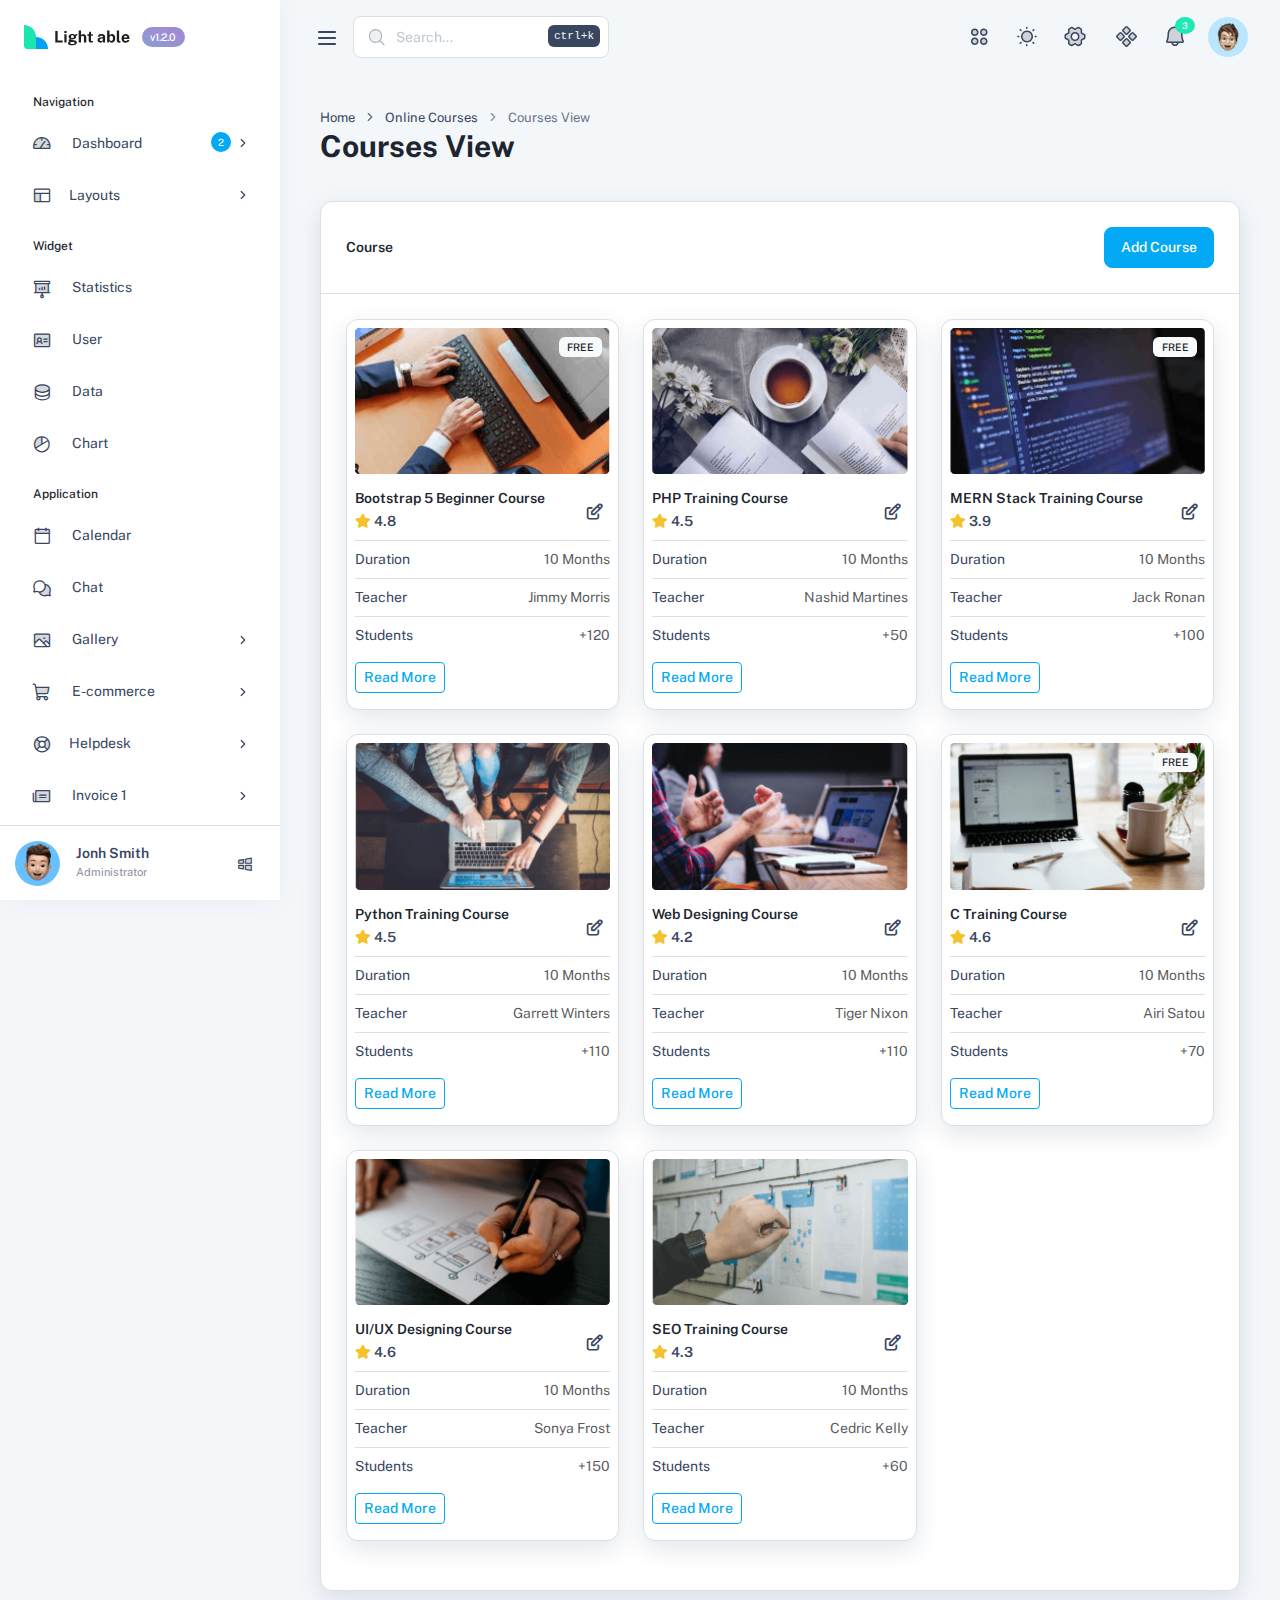
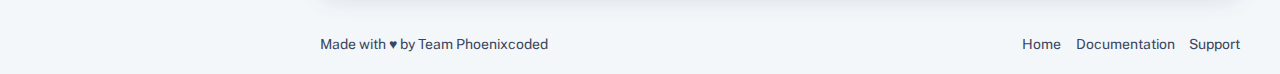
<file: Act27/.tpm/admins/course-course-view.html>
<!doctype html>
<html lang="en">
  <!-- [Head] start -->

  <head>
    <title>Courses View | Light Able Admin & Dashboard Template</title>
    <!-- [Meta] -->
    <meta charset="utf-8" />
    <meta name="viewport" content="width=device-width, initial-scale=1.0, user-scalable=0, minimal-ui" />
    <meta http-equiv="X-UA-Compatible" content="IE=edge" />
    <meta
      name="description"
      content="Light Able admin and dashboard template offer a variety of UI elements and pages, ensuring your admin panel is both fast and effective."
    />
    <meta name="author" content="phoenixcoded" />

    <!-- [Favicon] icon -->
    <link rel="icon" href="../assets/images/favicon.svg" type="image/x-icon" />
 <!-- [Google Font : Public Sans] icon -->
<link href="https://fonts.googleapis.com/css2?family=Public+Sans:wght@400;500;600;700&amp;display=swap" rel="stylesheet" />
<!-- [phosphor Icons] https://phosphoricons.com/ -->
<link rel="stylesheet" href="../assets/fonts/phosphor/duotone/style.css" />
<!-- [Tabler Icons] https://tablericons.com -->
<link rel="stylesheet" href="../assets/fonts/tabler-icons.min.css" />
<!-- [Feather Icons] https://feathericons.com -->
<link rel="stylesheet" href="../assets/fonts/feather.css" />
<!-- [Font Awesome Icons] https://fontawesome.com/icons -->
<link rel="stylesheet" href="../assets/fonts/fontawesome.css" />
<!-- [Material Icons] https://fonts.google.com/icons -->
<link rel="stylesheet" href="../assets/fonts/material.css" />
<!-- [Template CSS Files] -->
<link rel="stylesheet" href="../assets/css/style.css" id="main-style-link" />
<link rel="stylesheet" href="../assets/css/style-preset.css" />

  </head>
  <!-- [Head] end -->
  <!-- [Body] Start -->

  <body data-pc-preset="preset-1" data-pc-sidebar-theme="light" data-pc-sidebar-caption="true" data-pc-direction="ltr" data-pc-theme="light">
    <!-- [ Pre-loader ] start -->
<div class="loader-bg">
  <div class="loader-track">
    <div class="loader-fill"></div>
  </div>
</div>
<!-- [ Pre-loader ] End -->
 <!-- [ Sidebar Menu ] start -->
<nav class="pc-sidebar">
  <div class="navbar-wrapper">
    <div class="m-header">
      <a href="../dashboard/index.html" class="b-brand text-primary">
        <!-- ========   Change your logo from here   ============ -->
        <img src="../assets/images/logo-dark.svg" alt="logo image" class="logo-lg" />
        <span class="badge bg-brand-color-2 rounded-pill ms-2 theme-version">v1.2.0</span>
      </a>
    </div>
    <div class="navbar-content">
      <ul class="pc-navbar">
        <li class="pc-item pc-caption">
          <label>Navigation</label>
          <i class="ph-duotone ph-gauge"></i>
        </li>
        <li class="pc-item pc-hasmenu">
          <a href="#!" class="pc-link">
            <span class="pc-micon">
              <i class="ph-duotone ph-gauge"></i>
            </span>
            <span class="pc-mtext">Dashboard</span>
            <span class="pc-arrow"><i data-feather="chevron-right"></i></span>
            <span class="pc-badge">2</span>
          </a>
          <ul class="pc-submenu">
            <li class="pc-item"><a class="pc-link" href="../dashboard/index.html">Analytics</a></li>
            <li class="pc-item"><a class="pc-link" href="../dashboard/affiliate.html">Affiliate</a></li>
            <li class="pc-item"><a class="pc-link" href="../dashboard/finance.html">Finance</a></li>
            <li class="pc-item"><a class="pc-link" href="helpdesk-dashboard.html">Helpdesk</a></li>
            <li class="pc-item"><a class="pc-link" href="../dashboard/invoice.html">Invoice</a></li>
          </ul>
        </li>
        <li class="pc-item pc-hasmenu">
          <a href="#!" class="pc-link"
            ><span class="pc-micon"> <i class="ph-duotone ph-layout"></i></span><span class="pc-mtext">Layouts</span
            ><span class="pc-arrow"><i data-feather="chevron-right"></i></span
          ></a>
          <ul class="pc-submenu">
            <li class="pc-item"><a class="pc-link" href="../demo/layout-horizontal.html">Horizontal</a></li>
            <li class="pc-item"><a class="pc-link" href="../demo/layout-vertical.html">Vertical</a></li>
            <li class="pc-item"><a class="pc-link" href="../demo/layout-vertical-tab.html">Vertical + Tab</a></li>
            <li class="pc-item"><a class="pc-link" href="../demo/layout-tab.html">Tab</a></li>
            <li class="pc-item"><a class="pc-link" href="../demo/layout-2-column.html">2 Column</a></li>
            <li class="pc-item"><a class="pc-link" href="../demo/layout-big-compact.html">Big Compact</a></li>
            <li class="pc-item"><a class="pc-link" href="../demo/layout-compact.html">Compact</a></li>
            <li class="pc-item"><a class="pc-link" href="../demo/layout-moduler.html">Moduler</a></li>
            <li class="pc-item"><a class="pc-link" href="../demo/layout-creative.html">Creative</a></li>
            <li class="pc-item"><a class="pc-link" href="../demo/layout-detached.html">Detached</a></li>
            <li class="pc-item"><a class="pc-link" href="../demo/layout-advanced.html">Advanced</a></li>
            <li class="pc-item"><a class="pc-link" href="../demo/layout-extended.html">Extended</a></li>
          </ul>
        </li>
        <li class="pc-item pc-caption">
          <label>Widget</label>
          <i class="ph-duotone ph-chart-pie"></i>
        </li>
        <li class="pc-item">
          <a href="../widget/w_statistics.html" class="pc-link">
            <span class="pc-micon">
              <i class="ph-duotone ph-projector-screen-chart"></i>
            </span>
            <span class="pc-mtext">Statistics</span>
          </a>
        </li>
        <li class="pc-item">
          <a href="../widget/w_user.html" class="pc-link">
            <span class="pc-micon">
              <i class="ph-duotone ph-identification-card"></i>
            </span>
            <span class="pc-mtext">User</span>
          </a>
        </li>
        <li class="pc-item">
          <a href="../widget/w_data.html" class="pc-link">
            <span class="pc-micon">
              <i class="ph-duotone ph-database"></i>
            </span>
            <span class="pc-mtext">Data</span>
          </a>
        </li>
        <li class="pc-item">
          <a href="../widget/w_chart.html" class="pc-link">
            <span class="pc-micon">
              <i class="ph-duotone ph-chart-pie"></i>
            </span>
            <span class="pc-mtext">Chart</span></a
          >
        </li>
        <li class="pc-item pc-caption">
          <label>Application</label>
          <i class="ph-duotone ph-buildings"></i>
        </li>
        <li class="pc-item">
          <a href="../application/calendar.html" class="pc-link">
            <span class="pc-micon">
              <i class="ph-duotone ph-calendar-blank"></i>
            </span>
            <span class="pc-mtext">Calendar</span></a
          >
        </li>
        <li class="pc-item">
          <a href="../application/chat.html" class="pc-link">
            <span class="pc-micon">
              <i class="ph-duotone ph-chats-circle"></i>
            </span>
            <span class="pc-mtext">Chat</span></a
          >
        </li>
        <li class="pc-item pc-hasmenu">
          <a href="#!" class="pc-link">
            <span class="pc-micon">
              <i class="ph-duotone ph-image"></i>
            </span>
            <span class="pc-mtext">Gallery</span><span class="pc-arrow"><i data-feather="chevron-right"></i></span
          ></a>
          <ul class="pc-submenu">
            <li class="pc-item"><a class="pc-link" href="../application/gallery-grid.html">Grid</a></li>
            <li class="pc-item"><a class="pc-link" href="../application/gallery-masonry.html">Masonry</a></li>
          </ul>
        </li>
        <li class="pc-item pc-hasmenu">
          <a href="#!" class="pc-link">
            <span class="pc-micon">
              <i class="ph-duotone ph-shopping-cart"></i>
            </span>
            <span class="pc-mtext">E-commerce</span><span class="pc-arrow"><i data-feather="chevron-right"></i></span
          ></a>
          <ul class="pc-submenu">
            <li class="pc-item"><a class="pc-link" href="../application/ecom_product.html">Product</a></li>
            <li class="pc-item"><a class="pc-link" href="../application/ecom_product-details.html">Product details</a></li>
            <li class="pc-item"><a class="pc-link" href="../application/ecom_product-list.html">Product List</a></li>
            <li class="pc-item"><a class="pc-link" href="../application/ecom_product-add.html">Add New Product</a></li>
            <li class="pc-item"><a class="pc-link" href="../application/ecom_checkout.html">Checkout</a></li>
          </ul>
        </li>
        <li class="pc-item pc-hasmenu">
          <a href="#!" class="pc-link"
            ><span class="pc-micon"><i class="ph-duotone ph-lifebuoy"></i></span><span class="pc-mtext">Helpdesk</span
            ><span class="pc-arrow"><i data-feather="chevron-right"></i></span
          ></a>
          <ul class="pc-submenu">
            <li class="pc-item"><a class="pc-link" href="helpdesk-dashboard.html">Dashboard</a></li>
            <li class="pc-item pc-hasmenu">
              <a class="pc-link" href="#!"
                >Ticket<span class="pc-arrow"><i data-feather="chevron-right"></i></span
              ></a>
              <ul class="pc-submenu">
                <li class="pc-item"><a class="pc-link" href="helpdesk-create-ticket.html">Create</a></li>
                <li class="pc-item"><a class="pc-link" href="helpdesk-ticket.html">List</a></li>
                <li class="pc-item"><a class="pc-link" href="helpdesk-ticket-details.html">Details</a></li>
              </ul>
            </li>
            <li class="pc-item"><a class="pc-link" href="helpdesk-customer.html">Customer</a></li>
          </ul>
        </li>
        <li class="pc-item pc-hasmenu">
          <a href="#!" class="pc-link">
            <span class="pc-micon">
              <i class="ph-duotone ph-newspaper"></i>
            </span>
            <span class="pc-mtext">Invoice 1</span><span class="pc-arrow"><i data-feather="chevron-right"></i></span
          ></a>
          <ul class="pc-submenu">
            <li class="pc-item"><a class="pc-link" href="../application/invoice-list.html">Invoice List</a></li>
            <li class="pc-item"><a class="pc-link" href="../application/invoice-create.html">Create</a></li>
            <li class="pc-item"><a class="pc-link" href="../application/invoice-view.html">Preview</a></li>
          </ul>
        </li>
        <li class="pc-item pc-hasmenu">
          <a href="#!" class="pc-link"
            ><span class="pc-micon"><i class="ph-duotone ph-newspaper"></i></span><span class="pc-mtext">Invoice 2</span
            ><span class="pc-arrow"><i data-feather="chevron-right"></i></span
          ></a>
          <ul class="pc-submenu">
            <li class="pc-item"><a class="pc-link" href="invoice-dashboard.html">Dashboard</a></li>
            <li class="pc-item"><a class="pc-link" href="invoice-create.html">Create</a></li>
            <li class="pc-item"><a class="pc-link" href="invoice-view.html">Details</a></li>
            <li class="pc-item"><a class="pc-link" href="invoice-list.html">List</a></li>
            <li class="pc-item"><a class="pc-link" href="invoice-edit.html">Edit</a></li>
          </ul>
        </li>
        <li class="pc-item">
          <a href="../application/mail.html" class="pc-link">
            <span class="pc-micon">
              <i class="ph-duotone ph-envelope-open"></i>
            </span>
            <span class="pc-mtext">Mail</span></a
          >
        </li>
        <li class="pc-item pc-hasmenu">
          <a href="#!" class="pc-link">
            <span class="pc-micon">
              <i class="ph-duotone ph-identification-badge"></i>
            </span>
            <span class="pc-mtext">Membership</span>
            <span class="pc-arrow"><i data-feather="chevron-right"></i></span>
          </a>
          <ul class="pc-submenu">
            <li class="pc-item"><a class="pc-link" href="membership-dashboard.html">Dashboard</a></li>
            <li class="pc-item"><a class="pc-link" href="membership-list.html">List</a></li>
            <li class="pc-item"><a class="pc-link" href="membership-pricing.html">Pricing</a></li>
            <li class="pc-item"><a class="pc-link" href="membership-setting.html">Setting</a></li>
          </ul>
        </li>
        <li class="pc-item pc-hasmenu">
          <a href="#!" class="pc-link">
            <span class="pc-micon">
              <i class="ph-duotone ph-books"></i>
            </span>
            <span class="pc-mtext">Online Courses</span>
            <span class="pc-arrow"><i data-feather="chevron-right"></i></span>
          </a>
          <ul class="pc-submenu">
            <li class="pc-item"><a class="pc-link" href="course-dashboard.html">Dashboard</a></li>
            <li class="pc-item pc-hasmenu">
              <a class="pc-link" href="#!"
                >Teacher<span class="pc-arrow"><i data-feather="chevron-right"></i></span
              ></a>
              <ul class="pc-submenu">
                <li class="pc-item"><a class="pc-link" href="course-teacher-list.html">List</a></li>
                <li class="pc-item"><a class="pc-link" href="course-teacher-apply.html">Apply</a></li>
                <li class="pc-item"><a class="pc-link" href="course-teacher-add.html">Add</a></li>
              </ul>
            </li>
            <li class="pc-item pc-hasmenu">
              <a class="pc-link" href="#!"
                >Student<span class="pc-arrow"><i data-feather="chevron-right"></i></span
              ></a>
              <ul class="pc-submenu">
                <li class="pc-item"><a class="pc-link" href="course-student-list.html">list</a></li>
                <li class="pc-item"><a class="pc-link" href="course-student-apply.html">Apply</a></li>
                <li class="pc-item"><a class="pc-link" href="course-student-add.html">Add</a></li>
              </ul>
            </li>
            <li class="pc-item pc-hasmenu">
              <a class="pc-link" href="#!"
                >Courses<span class="pc-arrow"><i data-feather="chevron-right"></i></span
              ></a>
              <ul class="pc-submenu">
                <li class="pc-item"><a class="pc-link" href="course-course-view.html">View</a></li>
                <li class="pc-item"><a class="pc-link" href="course-course-add.html">Add</a></li>
              </ul>
            </li>
            <li class="pc-item"><a class="pc-link" href="course-pricing.html">Pricing</a></li>
            <li class="pc-item"><a class="pc-link" href="course-site.html">Site</a></li>
            <li class="pc-item pc-hasmenu">
              <a class="pc-link" href="#!"
                >Setting<span class="pc-arrow"><i data-feather="chevron-right"></i></span
              ></a>
              <ul class="pc-submenu">
                <li class="pc-item"><a class="pc-link" href="course-setting-payment.html">Payment</a></li>
                <li class="pc-item"><a class="pc-link" href="course-setting-pricing.html">Pricing</a></li>
                <li class="pc-item"><a class="pc-link" href="course-setting-notifications.html">Notifications</a></li>
              </ul>
            </li>
          </ul>
        </li>
        <li class="pc-item">
          <a href="../application/plans.html" class="pc-link">
            <span class="pc-micon">
              <i class="ph-duotone ph-currency-circle-dollar"></i>
            </span>
            <span class="pc-mtext">Plans</span></a
          >
        </li>
        <li class="pc-item pc-hasmenu">
          <a href="#!" class="pc-link">
            <span class="pc-micon">
              <i class="ph-duotone ph-user-circle"></i>
            </span>
            <span class="pc-mtext">Users</span><span class="pc-arrow"><i data-feather="chevron-right"></i></span
          ></a>
          <ul class="pc-submenu">
            <li class="pc-item"><a class="pc-link" href="../application/account-profile.html">Account Profile</a></li>
            <li class="pc-item"><a class="pc-link" href="../application/social-media.html">Social media</a></li>
            <li class="pc-item"><a class="pc-link" href="../application/user-card.html">User Card</a></li>
            <li class="pc-item"><a class="pc-link" href="../application/user-list.html">User List</a></li>
            <li class="pc-item"><a class="pc-link" href="../application/team.html">Team</a></li>
          </ul>
        </li>

        <li class="pc-item pc-caption">
          <label>Pages</label>
          <i class="ph-duotone ph-devices"></i>
        </li>
        <li class="pc-item pc-hasmenu">
          <a href="#!" class="pc-link">
            <span class="pc-micon">
              <i class="ph-duotone ph-shield-checkered"></i>
            </span>
            <span class="pc-mtext">Authentication</span><span class="pc-arrow"><i data-feather="chevron-right"></i></span
          ></a>
          <ul class="pc-submenu">
            <li class="pc-item pc-hasmenu">
              <a href="#!" class="pc-link"
                >Authentication 1<span class="pc-arrow"><i data-feather="chevron-right"></i></span
              ></a>
              <ul class="pc-submenu">
                <li class="pc-item"><a class="pc-link" target="_blank" href="../pages/login-v1.html">Login</a></li>
                <li class="pc-item"><a class="pc-link" target="_blank" href="../pages/register-v1.html">Register</a></li>
                <li class="pc-item"><a class="pc-link" target="_blank" href="../pages/forgot-password-v1.html">Forgot Password</a></li>
                <li class="pc-item"><a class="pc-link" target="_blank" href="../pages/reset-password-v1.html">reset password</a> </li>
                <li class="pc-item"><a class="pc-link" target="_blank" href="../pages/code-verification-v1.html">code verification</a></li>
              </ul>
            </li>
            <li class="pc-item pc-hasmenu">
              <a href="#!" class="pc-link"
                >Authentication 2<span class="pc-arrow"><i data-feather="chevron-right"></i></span
              ></a>
              <ul class="pc-submenu">
                <li class="pc-item"><a class="pc-link" target="_blank" href="../pages/login-v2.html">Login</a></li>
                <li class="pc-item"><a class="pc-link" target="_blank" href="../pages/register-v2.html">Register</a></li>
                <li class="pc-item"><a class="pc-link" target="_blank" href="../pages/forgot-password-v2.html">Forgot password</a> </li>
                <li class="pc-item"><a class="pc-link" target="_blank" href="../pages/reset-password-v2.html">reset password</a> </li>
                <li class="pc-item"><a class="pc-link" target="_blank" href="../pages/code-verification-v2.html">code verification</a></li>
              </ul>
            </li>
            <li class="pc-item"><a class="pc-link" href="../pages/login-modal.html">Login Modal</a></li>
          </ul>
        </li>
        <li class="pc-item pc-hasmenu">
          <a href="#!" class="pc-link">
            <span class="pc-micon">
              <i class="ph-duotone ph-wrench"></i>
            </span>
            <span class="pc-mtext">Maintenance</span><span class="pc-arrow"><i data-feather="chevron-right"></i></span>
          </a>
          <ul class="pc-submenu">
            <li class="pc-item"><a class="pc-link" target="_blank" href="../pages/error-404.html">Error 404</a></li>
            <li class="pc-item"><a class="pc-link" target="_blank" href="../pages/connection-lost.html">Connection lost</a></li>
            <li class="pc-item"><a class="pc-link" target="_blank" href="../pages/under-construction.html">Under Construction</a></li>
            <li class="pc-item"><a class="pc-link" target="_blank" href="../pages/coming-soon.html">Coming soon</a></li>
          </ul>
        </li>
        <li class="pc-item"
          ><a href="../pages/contact-us.html" class="pc-link"
            ><span class="pc-micon"> <i class="ph-duotone ph-target"></i> </span><span class="pc-mtext">Contact Us</span></a
          >
        </li>
        <li class="pc-item"
          ><a href="../index.html" class="pc-link" target="_blank"
            ><span class="pc-micon"> <i class="ph-duotone ph-rocket"></i> </span>
            <span class="pc-mtext pc-icon-link">Landing <i class="ti ti-link text-primary f-14"></i></span>
          </a>
        </li>
        <li class="pc-item"
          ><a href="../pages/loading.html" class="pc-link"
            ><span class="pc-micon"> <i class="ph-duotone ph-fan"></i> </span><span class="pc-mtext">Loading</span></a
          >
        </li>
        <li class="pc-item pc-hasmenu">
          <a href="#!" class="pc-link">
            <span class="pc-micon">
              <i class="ph-duotone ph-magnifying-glass"></i>
            </span>
            <span class="pc-mtext">Search</span><span class="pc-arrow"><i data-feather="chevron-right"></i></span
          ></a>
          <ul class="pc-submenu">
            <li class="pc-item"><a class="pc-link" href="../pages/search-page.html">Search Page</a></li>
            <li class="pc-item"><a class="pc-link" href="../pages/contact-search.html">Contact Search</a></li>
          </ul>
        </li>
        <li class="pc-item">
          <a href="../pages/settings.html" class="pc-link">
            <span class="pc-micon">
              <i class="ph-duotone ph-globe"></i>
            </span>
            <span class="pc-mtext">Site Settings</span>
          </a>
        </li>
        <li class="pc-item pc-caption">
          <label>UI Components</label>
          <i class="ph-duotone ph-compass-tool"></i>
        </li>
        <li class="pc-item">
          <a href="../elements/bc_alert.html" class="pc-link" target="_blank"
            ><span class="pc-micon"> <i class="ph-duotone ph-compass-tool"></i></span>
            <span class="pc-mtext pc-icon-link">Components <i class="ti ti-link text-primary f-14"></i></span>
          </a>
        </li>
        <li class="pc-item">
          <a href="../elements/animation.html" class="pc-link">
            <span class="pc-micon"> <i class="ph-duotone ph-flower"></i> </span><span class="pc-mtext">Animation</span></a
          >
        </li>
        <li class="pc-item pc-hasmenu">
          <a href="#!" class="pc-link"
            ><span class="pc-micon"> <i class="ph-duotone ph-flower-lotus"></i></span><span class="pc-mtext">Icons</span
            ><span class="pc-arrow"><i data-feather="chevron-right"></i></span
          ></a>
          <ul class="pc-submenu">
            <li class="pc-item"><a class="pc-link" href="../elements/icon-feather.html">Feather</a></li>
            <li class="pc-item"><a class="pc-link" href="../elements/icon-fontawesome.html">Font Awesome 5</a></li>
            <li class="pc-item"><a class="pc-link" href="../elements/icon-material.html">Material</a></li>
            <li class="pc-item"><a class="pc-link" href="../elements/icon-tabler.html">Tabler</a></li>
            <li class="pc-item"><a class="pc-link" href="../elements/icon-phosphor.html">Phosphor</a></li>
            <li class="pc-item"><a class="pc-link" href="../elements/icon-custom.html">Custom</a></li>
          </ul>
        </li>
        <li class="pc-item pc-caption">
          <label>Forms</label>
          <i class="ph-duotone ph-textbox"></i>
        </li>
        <li class="pc-item pc-hasmenu">
          <a href="#!" class="pc-link">
            <span class="pc-micon">
              <i class="ph-duotone ph-textbox"></i>
            </span>
            <span class="pc-mtext">Forms Elements</span><span class="pc-arrow"><i data-feather="chevron-right"></i></span
          ></a>
          <ul class="pc-submenu">
            <li class="pc-item"><a class="pc-link" href="../forms/form_elements.html">Form Basic</a></li>
            <li class="pc-item"><a class="pc-link" href="../forms/form_floating.html">Form Floating</a></li>
            <li class="pc-item"><a class="pc-link" href="../forms/form2_basic.html">Form Options</a></li>
            <li class="pc-item"><a class="pc-link" href="../forms/form2_input_group.html">Input Groups</a></li>
            <li class="pc-item"><a class="pc-link" href="../forms/form2_checkbox.html">Checkbox</a></li>
            <li class="pc-item"><a class="pc-link" href="../forms/form2_radio.html">Radio</a></li>
            <li class="pc-item"><a class="pc-link" href="../forms/form2_switch.html">Switch</a></li>
            <li class="pc-item"><a class="pc-link" href="../forms/form2_megaoption.html">Mega option</a></li>
          </ul>
        </li>
        <li class="pc-item pc-hasmenu">
          <a href="#!" class="pc-link">
            <span class="pc-micon">
              <i class="ph-duotone ph-plug-charging"></i>
            </span>
            <span class="pc-mtext">Forms Plugins</span><span class="pc-arrow"><i data-feather="chevron-right"></i></span
          ></a>
          <ul class="pc-submenu">
            <li class="pc-item pc-hasmenu">
              <a class="pc-link" href="#"
                >Date<span class="pc-arrow"><i data-feather="chevron-right"></i></span
              ></a>
              <ul class="pc-submenu">
                <li class="pc-item"><a class="pc-link" href="../forms/form2_datepicker.html">Datepicker</a></li>
                <li class="pc-item"><a class="pc-link" href="../forms/form2_daterangepicker.html">Date Range Picker</a> </li>
                <li class="pc-item"><a class="pc-link" href="../forms/form2_timepicker.html">Timepicker</a></li>
              </ul>
            </li>
            <li class="pc-item pc-hasmenu">
              <a class="pc-link" href="#"
                >Select<span class="pc-arrow"><i data-feather="chevron-right"></i></span
              ></a>
              <ul class="pc-submenu">
                <li class="pc-item"><a class="pc-link" href="../forms/form2_choices.html">Choices js</a></li>
              </ul>
            </li>
            <li class="pc-item"><a class="pc-link" href="../forms/form2_rating.html">Rating</a></li>
            <li class="pc-item"><a class="pc-link" href="../forms/form2_recaptcha.html">Google reCaptcha</a></li>
            <li class="pc-item"><a class="pc-link" href="../forms/form2_inputmask.html">Input Masks</a></li>
            <li class="pc-item"><a class="pc-link" href="../forms/form2_clipboard.html">Clipboard</a></li>
            <li class="pc-item"><a class="pc-link" href="../forms/form2_nouislider.html">Nouislider</a></li>
            <li class="pc-item"><a class="pc-link" href="../forms/form2_switchjs.html">Bootstrap Switch</a></li>
            <li class="pc-item"><a class="pc-link" href="../forms/form2_typeahead.html">Typeahead</a></li>
          </ul>
        </li>
        <li class="pc-item pc-hasmenu">
          <a href="#!" class="pc-link">
            <span class="pc-micon">
              <i class="ph-duotone ph-pen-nib"></i>
            </span>
            <span class="pc-mtext">Text Editors</span><span class="pc-arrow"><i data-feather="chevron-right"></i></span
          ></a>
          <ul class="pc-submenu">
            <li class="pc-item"><a class="pc-link" href="../forms/form2_tinymce.html">Tinymce</a></li>
            <li class="pc-item"><a class="pc-link" href="../forms/form2_quill.html">Quill</a></li>
            <li class="pc-item pc-hasmenu">
              <a class="pc-link" href="#"
                >CK editor<span class="pc-arrow"><i data-feather="chevron-right"></i></span
              ></a>
              <ul class="pc-submenu">
                <li class="pc-item"><a class="pc-link" href="../forms/editor-classic.html">classic</a></li>
                <li class="pc-item"><a class="pc-link" href="../forms/editor-document.html">Document</a></li>
                <li class="pc-item"><a class="pc-link" href="../forms/editor-inline.html">Inline</a></li>
                <li class="pc-item"><a class="pc-link" href="../forms/editor-balloon.html">Balloon</a></li>
              </ul>
            </li>
            <li class="pc-item"><a class="pc-link" href="../forms/form2_markdown.html">Markdown</a></li>
          </ul>
        </li>
        <li class="pc-item pc-hasmenu">
          <a href="#!" class="pc-link">
            <span class="pc-micon">
              <i class="ph-duotone ph-windows-logo"></i>
            </span>
            <span class="pc-mtext">Form Layouts</span><span class="pc-arrow"><i data-feather="chevron-right"></i></span
          ></a>
          <ul class="pc-submenu">
            <li class="pc-item"><a class="pc-link" href="../forms/form2_lay-default.html">Layouts</a></li>
            <li class="pc-item"><a class="pc-link" href="../forms/form2_lay-multicolumn.html">Multicolumn</a></li>
            <li class="pc-item"><a class="pc-link" href="../forms/form2_lay-actionbars.html">Actionbars</a></li>
            <li class="pc-item"><a class="pc-link" href="../forms/form2_lay-stickyactionbars.html">Sticky Action bars</a> </li>
          </ul>
        </li>
        <li class="pc-item pc-hasmenu">
          <a href="#!" class="pc-link">
            <span class="pc-micon">
              <i class="ph-duotone ph-cloud-arrow-up"></i>
            </span>
            <span class="pc-mtext">File upload</span><span class="pc-arrow"><i data-feather="chevron-right"></i></span
          ></a>
          <ul class="pc-submenu">
            <li class="pc-item"><a class="pc-link" href="../forms/file-upload.html">Dropzone</a></li>
            <li class="pc-item"><a class="pc-link" href="../forms/form2_flu-uppy.html">Uppy</a></li>
          </ul>
        </li>
        <li class="pc-item">
          <a href="../forms/form2_wizard.html" class="pc-link">
            <span class="pc-micon">
              <i class="ph-duotone ph-tabs"></i>
            </span>
            <span class="pc-mtext">wizard</span></a
          >
        </li>
        <li class="pc-item">
          <a href="../forms/form-validation.html" class="pc-link">
            <span class="pc-micon">
              <i class="ph-duotone ph-password"></i>
            </span>
            <span class="pc-mtext">Form Validation</span></a
          >
        </li>
        <li class="pc-item"
          ><a href="../forms/image_crop.html" class="pc-link">
            <span class="pc-micon">
              <i class="ph-duotone ph-crop"></i>
            </span>
            <span class="pc-mtext">Image cropper</span></a
          ></li
        >
        <li class="pc-item pc-caption">
          <label>table</label>
          <i class="ph-duotone ph-table"></i>
        </li>
        <li class="pc-item pc-hasmenu">
          <a href="#!" class="pc-link">
            <span class="pc-micon">
              <i class="ph-duotone ph-table"></i>
            </span>
            <span class="pc-mtext">Bootstrap Table</span><span class="pc-arrow"><i data-feather="chevron-right"></i></span
          ></a>
          <ul class="pc-submenu">
            <li class="pc-item"><a class="pc-link" href="../table/tbl_bootstrap.html">Basic table</a></li>
            <li class="pc-item"><a class="pc-link" href="../table/tbl_sizing.html">Sizing table</a></li>
            <li class="pc-item"><a class="pc-link" href="../table/tbl_border.html">Border table</a></li>
            <li class="pc-item"><a class="pc-link" href="../table/tbl_styling.html">Styling table</a></li>
          </ul>
        </li>
        <li class="pc-item pc-hasmenu">
          <a href="#!" class="pc-link">
            <span class="pc-micon">
              <i class="ph-duotone ph-grid-nine"></i>
            </span>
            <span class="pc-mtext">Vanilla Table</span><span class="pc-arrow"><i data-feather="chevron-right"></i></span
          ></a>
          <ul class="pc-submenu">
            <li class="pc-item"><a class="pc-link" href="../table/tbl_dt-simple.html">Basic initialization</a></li>
            <li class="pc-item"><a class="pc-link" href="../table/tbl_dt-dynamic-import.html">Dynamic Import</a></li>
            <li class="pc-item"><a class="pc-link" href="../table/tbl_dt-render-column-cells.html">Render Column Cells</a></li>
            <li class="pc-item"><a class="pc-link" href="../table/tbl_dt-column-manipulation.html">Column Manipulation</a></li>
            <li class="pc-item"><a class="pc-link" href="../table/tbl_dt-datetime-sorting.html">Datetime Sorting</a></li>
            <li class="pc-item"><a class="pc-link" href="../table/tbl_dt-methods.html">Methods</a></li>
            <li class="pc-item"><a class="pc-link" href="../table/tbl_dt-add-rows.html">Add Rows</a></li>
            <li class="pc-item"><a class="pc-link" href="../table/tbl_dt-fetch-api.html">Fetch API</a></li>
            <li class="pc-item"><a class="pc-link" href="../table/tbl_dt-filters.html">Filters</a></li>
            <li class="pc-item"><a class="pc-link" href="../table/tbl_dt-export.html">Export</a></li>
          </ul>
        </li>
        <li class="pc-item pc-hasmenu">
          <a href="#!" class="pc-link">
            <span class="pc-micon">
              <i class="ph-duotone ph-text-columns"></i>
            </span>
            <span class="pc-mtext">Data table</span><span class="pc-arrow"><i data-feather="chevron-right"></i></span
          ></a>
          <ul class="pc-submenu">
            <li class="pc-item"><a class="pc-link" href="../table/dt_advance.html">Advance initialization</a></li>
            <li class="pc-item"><a class="pc-link" href="../table/dt_styling.html">Styling</a></li>
            <li class="pc-item"><a class="pc-link" href="../table/dt_api.html">API</a></li>
            <li class="pc-item"><a class="pc-link" href="../table/dt_plugin.html">Plug-in</a></li>
            <li class="pc-item"><a class="pc-link" href="../table/dt_sources.html">Data sources</a></li>
          </ul>
        </li>
        <li class="pc-item pc-hasmenu">
          <a href="#!" class="pc-link">
            <span class="pc-micon">
              <i class="ph-duotone ph-wall"></i>
            </span>
            <span class="pc-mtext">DT extensions</span><span class="pc-arrow"><i data-feather="chevron-right"></i></span
          ></a>
          <ul class="pc-submenu">
            <li class="pc-item"><a class="pc-link" href="../table/dt_ext_autofill.html">Autofill</a></li>
            <li class="pc-item pc-hasmenu">
              <a href="#!" class="pc-link"
                >Button<span class="pc-arrow"><i data-feather="chevron-right"></i></span
              ></a>
              <ul class="pc-submenu">
                <li class="pc-item"><a class="pc-link" href="../table/dt_ext_basic_buttons.html">Basic button</a></li>
                <li class="pc-item"><a class="pc-link" href="../table/dt_ext_export_buttons.html">Data export</a></li>
              </ul>
            </li>
            <li class="pc-item"><a class="pc-link" href="../table/dt_ext_col_reorder.html">Col reorder</a></li>
            <li class="pc-item"><a class="pc-link" href="../table/dt_ext_fixed_columns.html">Fixed columns</a></li>
            <li class="pc-item"><a class="pc-link" href="../table/dt_ext_fixed_header.html">Fixed header</a></li>
            <li class="pc-item"><a class="pc-link" href="../table/dt_ext_key_table.html">Key table</a></li>
            <li class="pc-item"><a class="pc-link" href="../table/dt_ext_responsive.html">Responsive</a></li>
            <li class="pc-item"><a class="pc-link" href="../table/dt_ext_row_reorder.html">Row reorder</a></li>
            <li class="pc-item"><a class="pc-link" href="../table/dt_ext_scroller.html">Scroller</a></li>
            <li class="pc-item"><a class="pc-link" href="../table/dt_ext_select.html">Select table</a></li>
          </ul>
        </li>
        <li class="pc-item pc-caption">
          <label>Charts &amp; Maps</label>
          <i class="ph-duotone ph-chart-pie-slice"></i>
        </li>
        <li class="pc-item pc-hasmenu">
          <a href="#!" class="pc-link">
            <span class="pc-micon">
              <i class="ph-duotone ph-chart-donut"></i>
            </span>
            <span class="pc-mtext">Charts</span><span class="pc-arrow"><i data-feather="chevron-right"></i></span
          ></a>
          <ul class="pc-submenu">
            <li class="pc-item"><a class="pc-link" href="../chart/chart-apex.html">Apex Chart</a></li>
            <li class="pc-item"><a class="pc-link" href="../chart/chart-peity.html">Peity Chart</a></li>
          </ul>
        </li>
        <li class="pc-item pc-hasmenu">
          <a href="#!" class="pc-link">
            <span class="pc-micon">
              <i class="ph-duotone ph-map-trifold"></i>
            </span>
            <span class="pc-mtext">Maps</span><span class="pc-arrow"><i data-feather="chevron-right"></i></span
          ></a>
          <ul class="pc-submenu">
            <li class="pc-item"><a class="pc-link" href="../chart/map-vector.html">Vector Map</a></li>
            <li class="pc-item"><a class="pc-link" href="../chart/map-gmap.html">Gmaps</a></li>
          </ul>
        </li>

        <li class="pc-item pc-caption">
          <label>Other</label>
          <i class="ph-duotone ph-suitcase"></i>
        </li>
        <li class="pc-item pc-hasmenu">
          <a href="#!" class="pc-link"
            ><span class="pc-micon"> <i class="ph-duotone ph-tree-structure"></i> </span><span class="pc-mtext">Menu levels</span
            ><span class="pc-arrow"><i data-feather="chevron-right"></i></span
          ></a>
          <ul class="pc-submenu">
            <li class="pc-item"><a class="pc-link" href="#!">Level 2.1</a></li>
            <li class="pc-item pc-hasmenu">
              <a href="#!" class="pc-link"
                >Level 2.2<span class="pc-arrow"><i data-feather="chevron-right"></i></span
              ></a>
              <ul class="pc-submenu">
                <li class="pc-item"><a class="pc-link" href="#!">Level 3.1</a></li>
                <li class="pc-item"><a class="pc-link" href="#!">Level 3.2</a></li>
                <li class="pc-item pc-hasmenu">
                  <a href="#!" class="pc-link"
                    >Level 3.3<span class="pc-arrow"><i data-feather="chevron-right"></i></span
                  ></a>
                  <ul class="pc-submenu">
                    <li class="pc-item"><a class="pc-link" href="#!">Level 4.1</a></li>
                    <li class="pc-item"><a class="pc-link" href="#!">Level 4.2</a></li>
                  </ul>
                </li>
              </ul>
            </li>
            <li class="pc-item pc-hasmenu">
              <a href="#!" class="pc-link"
                >Level 2.3<span class="pc-arrow"><i data-feather="chevron-right"></i></span
              ></a>
              <ul class="pc-submenu">
                <li class="pc-item"><a class="pc-link" href="#!">Level 3.1</a></li>
                <li class="pc-item"><a class="pc-link" href="#!">Level 3.2</a></li>
                <li class="pc-item pc-hasmenu">
                  <a href="#!" class="pc-link"
                    >Level 3.3<span class="pc-arrow"><i data-feather="chevron-right"></i></span
                  ></a>
                  <ul class="pc-submenu">
                    <li class="pc-item"><a class="pc-link" href="#!">Level 4.1</a></li>
                    <li class="pc-item"><a class="pc-link" href="#!">Level 4.2</a></li>
                  </ul>
                </li>
              </ul>
            </li>
          </ul>
        </li>
        <li class="pc-item"
          ><a href="../other/sample-page.html" class="pc-link">
            <span class="pc-micon">
              <i class="ph-duotone ph-desktop"></i>
            </span>
            <span class="pc-mtext">Sample page</span></a
          ></li
        >

      </ul>
      <div class="card nav-action-card bg-brand-color-4">
        <div class="card-body" style="background-image: url('../assets/images/layout/nav-card-bg.svg')">
          <h5 class="text-dark">Help Center</h5>
          <p class="text-dark text-opacity-75">Please contact us for more questions.</p>
          <a href="https://phoenixcoded.support-hub.io/" class="btn btn-primary" target="_blank">Go to help Center</a>
        </div>
      </div>
    </div>
    <div class="card pc-user-card">
      <div class="card-body">
        <div class="d-flex align-items-center">
          <div class="flex-shrink-0">
            <img src="../assets/images/user/avatar-1.jpg" alt="user-image" class="user-avtar wid-45 rounded-circle" />
          </div>
          <div class="flex-grow-1 ms-3">
            <div class="dropdown">
              <a href="#" class="arrow-none dropdown-toggle" data-bs-toggle="dropdown" aria-expanded="false" data-bs-offset="0,20">
                <div class="d-flex align-items-center">
                  <div class="flex-grow-1 me-2">
                    <h6 class="mb-0">Jonh Smith</h6>
                    <small>Administrator</small>
                  </div>
                  <div class="flex-shrink-0">
                    <div class="btn btn-icon btn-link-secondary avtar">
                      <i class="ph-duotone ph-windows-logo"></i>
                    </div>
                  </div>
                </div>
              </a>
              <div class="dropdown-menu">
                <ul>
                  <li>
                    <a class="pc-user-links">
                      <i class="ph-duotone ph-user"></i>
                      <span>My Account</span>
                    </a>
                  </li>
                  <li>
                    <a class="pc-user-links">
                      <i class="ph-duotone ph-gear"></i>
                      <span>Settings</span>
                    </a>
                  </li>
                  <li>
                    <a class="pc-user-links">
                      <i class="ph-duotone ph-lock-key"></i>
                      <span>Lock Screen</span>
                    </a>
                  </li>
                  <li>
                    <a class="pc-user-links">
                      <i class="ph-duotone ph-power"></i>
                      <span>Logout</span>
                    </a>
                  </li>
                </ul>
              </div>
            </div>
          </div>
        </div>
      </div>
    </div>
  </div>
</nav>
<!-- [ Sidebar Menu ] end -->
 <!-- [ Header Topbar ] start -->
<header class="pc-header">
  <div class="header-wrapper"> <!-- [Mobile Media Block] start -->
<div class="me-auto pc-mob-drp">
  <ul class="list-unstyled">
    <!-- ======= Menu collapse Icon ===== -->
    <li class="pc-h-item pc-sidebar-collapse">
      <a href="#" class="pc-head-link ms-0" id="sidebar-hide">
        <i class="ti ti-menu-2"></i>
      </a>
    </li>
    <li class="pc-h-item pc-sidebar-popup">
      <a href="#" class="pc-head-link ms-0" id="mobile-collapse">
        <i class="ti ti-menu-2"></i>
      </a>
    </li>
    <li class="dropdown pc-h-item d-inline-flex d-md-none">
      <a
        class="pc-head-link dropdown-toggle arrow-none m-0"
        data-bs-toggle="dropdown"
        href="#"
        role="button"
        aria-haspopup="false"
        aria-expanded="false"
      >
        <i class="ph-duotone ph-magnifying-glass"></i>
      </a>
      <div class="dropdown-menu pc-h-dropdown drp-search">
        <form class="px-3">
          <div class="mb-0 d-flex align-items-center">
            <input type="search" class="form-control border-0 shadow-none" placeholder="Search..." />
            <button class="btn btn-light-secondary btn-search">Search</button>
          </div>
        </form>
      </div>
    </li>
    <li class="pc-h-item d-none d-md-inline-flex">
      <form class="form-search">
        <i class="ph-duotone ph-magnifying-glass icon-search"></i>
        <input type="search" class="form-control" placeholder="Search..." />

        <button class="btn btn-search" style="padding: 0"><kbd>ctrl+k</kbd></button>
      </form>
    </li>
  </ul>
</div>
<!-- [Mobile Media Block end] -->
<div class="ms-auto">
  <ul class="list-unstyled">
    <li class="dropdown pc-h-item d-none d-md-inline-flex">
      <a
        class="pc-head-link dropdown-toggle arrow-none me-0"
        data-bs-toggle="dropdown"
        href="#"
        role="button"
        aria-haspopup="false"
        aria-expanded="false"
      >
        <i class="ph-duotone ph-circles-four"></i>
      </a>
      <div class="dropdown-menu dropdown-qta dropdown-menu-end pc-h-dropdown">
        <div class="overflow-hidden">
          <div class="qta-links m-n1">
            <a href="#!" class="dropdown-item">
              <i class="ph-duotone ph-shopping-cart"></i>
              <span>E-commerce</span>
            </a>
            <a href="#!" class="dropdown-item">
              <i class="ph-duotone ph-lifebuoy"></i>
              <span>Helpdesk</span>
            </a>
            <a href="#!" class="dropdown-item">
              <i class="ph-duotone ph-scroll"></i>
              <span>Invoice</span>
            </a>
            <a href="#!" class="dropdown-item">
              <i class="ph-duotone ph-books"></i>
              <span>Online Courses</span>
            </a>
            <a href="#!" class="dropdown-item">
              <i class="ph-duotone ph-envelope-open"></i>
              <span>Mail</span>
            </a>
            <a href="#!" class="dropdown-item">
              <i class="ph-duotone ph-identification-badge"></i>
              <span>Membership</span>
            </a>
            <a href="#!" class="dropdown-item">
              <i class="ph-duotone ph-chats-circle"></i>
              <span>Chat</span>
            </a>
            <a href="#!" class="dropdown-item">
              <i class="ph-duotone ph-currency-circle-dollar"></i>
              <span>Plans</span>
            </a>
            <a href="#!" class="dropdown-item">
              <i class="ph-duotone ph-user-circle"></i>
              <span>Users</span>
            </a>
          </div>
        </div>
      </div>
    </li>
    <li class="dropdown pc-h-item">
      <a
        class="pc-head-link dropdown-toggle arrow-none me-0"
        data-bs-toggle="dropdown"
        href="#"
        role="button"
        aria-haspopup="false"
        aria-expanded="false"
      >
        <i class="ph-duotone ph-sun-dim"></i>
      </a>
      <div class="dropdown-menu dropdown-menu-end pc-h-dropdown">
        <a href="#!" class="dropdown-item" onclick="layout_change('dark')">
          <i class="ph-duotone ph-moon"></i>
          <span>Dark</span>
        </a>
        <a href="#!" class="dropdown-item" onclick="layout_change('light')">
          <i class="ph-duotone ph-sun-dim"></i>
          <span>Light</span>
        </a>
        <a href="#!" class="dropdown-item" onclick="layout_change_default()">
          <i class="ph-duotone ph-cpu"></i>
          <span>Default</span>
        </a>
      </div>
    </li>
    <li class="pc-h-item">
      <a class="pc-head-link pct-c-btn" href="#" data-bs-toggle="offcanvas" data-bs-target="#offcanvas_pc_layout">
        <i class="ph-duotone ph-gear-six"></i>
      </a>
    </li>
    <li class="dropdown pc-h-item">
      <a
        class="pc-head-link dropdown-toggle arrow-none me-0"
        data-bs-toggle="dropdown"
        href="#"
        role="button"
        aria-haspopup="false"
        aria-expanded="false"
      >
        <i class="ph-duotone ph-diamonds-four"></i>
      </a>
      <div class="dropdown-menu dropdown-menu-end pc-h-dropdown">
        <a href="#!" class="dropdown-item">
          <i class="ph-duotone ph-user"></i>
          <span>My Account</span>
        </a>
        <a href="#!" class="dropdown-item">
          <i class="ph-duotone ph-gear"></i>
          <span>Settings</span>
        </a>
        <a href="#!" class="dropdown-item">
          <i class="ph-duotone ph-lifebuoy"></i>
          <span>Support</span>
        </a>
        <a href="#!" class="dropdown-item">
          <i class="ph-duotone ph-lock-key"></i>
          <span>Lock Screen</span>
        </a>
        <a href="#!" class="dropdown-item">
          <i class="ph-duotone ph-power"></i>
          <span>Logout</span>
        </a>
      </div>
    </li>
    <li class="dropdown pc-h-item">
      <a
        class="pc-head-link dropdown-toggle arrow-none me-0"
        data-bs-toggle="dropdown"
        href="#"
        role="button"
        aria-haspopup="false"
        aria-expanded="false"
      >
        <i class="ph-duotone ph-bell"></i>
        <span class="badge bg-success pc-h-badge">3</span>
      </a>
      <div class="dropdown-menu dropdown-notification dropdown-menu-end pc-h-dropdown">
        <div class="dropdown-header d-flex align-items-center justify-content-between">
          <h5 class="m-0">Notifications</h5>
          <ul class="list-inline ms-auto mb-0">
            <li class="list-inline-item">
              <a href="../application/mail.html" class="avtar avtar-s btn-link-hover-primary">
                <i class="ti ti-link f-18"></i>
              </a>
            </li>
          </ul>
        </div>
        <div class="dropdown-body text-wrap header-notification-scroll position-relative" style="max-height: calc(100vh - 235px)">
          <ul class="list-group list-group-flush">
            <li class="list-group-item">
              <p class="text-span">Today</p>
              <div class="d-flex">
                <div class="flex-shrink-0">
                  <img src="../assets/images/user/avatar-2.jpg" alt="user-image" class="user-avtar avtar avtar-s" />
                </div>
                <div class="flex-grow-1 ms-3">
                  <div class="d-flex">
                    <div class="flex-grow-1 me-3 position-relative">
                      <h6 class="mb-0 text-truncate">Keefe Bond added new tags to 💪 Design system</h6>
                    </div>
                    <div class="flex-shrink-0">
                      <span class="text-sm">2 min ago</span>
                    </div>
                  </div>
                  <p class="position-relative mt-1 mb-2"
                    ><br /><span class="text-truncate"
                      >Lorem Ipsum has been the industry's standard dummy text ever since the 1500s.</span
                    ></p
                  >
                  <span class="badge bg-light-primary border border-primary me-1 mt-1">web design</span>
                  <span class="badge bg-light-warning border border-warning me-1 mt-1">Dashobard</span>
                  <span class="badge bg-light-success border border-success me-1 mt-1">Design System</span>
                </div>
              </div>
            </li>
            <li class="list-group-item">
              <div class="d-flex">
                <div class="flex-shrink-0">
                  <div class="avtar avtar-s bg-light-primary">
                    <i class="ph-duotone ph-chats-teardrop f-18"></i>
                  </div>
                </div>
                <div class="flex-grow-1 ms-3">
                  <div class="d-flex">
                    <div class="flex-grow-1 me-3 position-relative">
                      <h6 class="mb-0 text-truncate">Message</h6>
                    </div>
                    <div class="flex-shrink-0">
                      <span class="text-sm">1 hour ago</span>
                    </div>
                  </div>
                  <p class="position-relative mt-1 mb-2"
                    ><br /><span class="text-truncate"
                      >Lorem Ipsum has been the industry's standard dummy text ever since the 1500s.</span
                    ></p
                  >
                </div>
              </div>
            </li>
            <li class="list-group-item">
              <p class="text-span">Yesterday</p>
              <div class="d-flex">
                <div class="flex-shrink-0">
                  <div class="avtar avtar-s bg-light-danger">
                    <i class="ph-duotone ph-user f-18"></i>
                  </div>
                </div>
                <div class="flex-grow-1 ms-3">
                  <div class="d-flex">
                    <div class="flex-grow-1 me-3 position-relative">
                      <h6 class="mb-0 text-truncate">Challenge invitation</h6>
                    </div>
                    <div class="flex-shrink-0">
                      <span class="text-sm">12 hour ago</span>
                    </div>
                  </div>
                  <p class="position-relative mt-1 mb-2"
                    ><br /><span class="text-truncate"><strong> Jonny aber </strong> invites to join the challenge</span></p
                  >
                  <button class="btn btn-sm rounded-pill btn-outline-secondary me-2">Decline</button>
                  <button class="btn btn-sm rounded-pill btn-primary">Accept</button>
                </div>
              </div>
            </li>
            <li class="list-group-item">
              <div class="d-flex">
                <div class="flex-shrink-0">
                  <div class="avtar avtar-s bg-light-info">
                    <i class="ph-duotone ph-notebook f-18"></i>
                  </div>
                </div>
                <div class="flex-grow-1 ms-3">
                  <div class="d-flex">
                    <div class="flex-grow-1 me-3 position-relative">
                      <h6 class="mb-0 text-truncate">Forms</h6>
                    </div>
                    <div class="flex-shrink-0">
                      <span class="text-sm">2 hour ago</span>
                    </div>
                  </div>
                  <p class="position-relative mt-1 mb-2"
                    >Lorem Ipsum is simply dummy text of the printing and typesetting industry. Lorem Ipsum has been the industry's standard
                    dummy text ever since the 1500s.</p
                  >
                </div>
              </div>
            </li>
            <li class="list-group-item">
              <div class="d-flex">
                <div class="flex-shrink-0">
                  <img src="../assets/images/user/avatar-2.jpg" alt="user-image" class="user-avtar avtar avtar-s" />
                </div>
                <div class="flex-grow-1 ms-3">
                  <div class="d-flex">
                    <div class="flex-grow-1 me-3 position-relative">
                      <h6 class="mb-0 text-truncate">Keefe Bond added new tags to 💪 Design system</h6>
                    </div>
                    <div class="flex-shrink-0">
                      <span class="text-sm">2 min ago</span>
                    </div>
                  </div>
                  <p class="position-relative mt-1 mb-2"
                    ><br /><span class="text-truncate"
                      >Lorem Ipsum has been the industry's standard dummy text ever since the 1500s.</span
                    ></p
                  >
                  <button class="btn btn-sm rounded-pill btn-outline-secondary me-2">Decline</button>
                  <button class="btn btn-sm rounded-pill btn-primary">Accept</button>
                </div>
              </div>
            </li>
            <li class="list-group-item">
              <div class="d-flex">
                <div class="flex-shrink-0">
                  <div class="avtar avtar-s bg-light-success">
                    <i class="ph-duotone ph-shield-checkered f-18"></i>
                  </div>
                </div>
                <div class="flex-grow-1 ms-3">
                  <div class="d-flex">
                    <div class="flex-grow-1 me-3 position-relative">
                      <h6 class="mb-0 text-truncate">Security</h6>
                    </div>
                    <div class="flex-shrink-0">
                      <span class="text-sm">5 hour ago</span>
                    </div>
                  </div>
                  <p class="position-relative mt-1 mb-2"
                    >Lorem Ipsum is simply dummy text of the printing and typesetting industry. Lorem Ipsum has been the industry's standard
                    dummy text ever since the 1500s.</p
                  >
                </div>
              </div>
            </li>
          </ul>
        </div>
        <div class="dropdown-footer">
          <div class="row g-3">
            <div class="col-6">
              <div class="d-grid"><button class="btn btn-primary">Archive all</button></div>
            </div>
            <div class="col-6">
              <div class="d-grid"><button class="btn btn-outline-secondary">Mark all as read</button></div>
            </div>
          </div>
        </div>
      </div>
    </li>
    <li class="dropdown pc-h-item header-user-profile">
      <a
        class="pc-head-link dropdown-toggle arrow-none me-0"
        data-bs-toggle="dropdown"
        href="#"
        role="button"
        aria-haspopup="false"
        data-bs-auto-close="outside"
        aria-expanded="false"
      >
        <img src="../assets/images/user/avatar-2.jpg" alt="user-image" class="user-avtar" />
      </a>
      <div class="dropdown-menu dropdown-user-profile dropdown-menu-end pc-h-dropdown">
        <div class="dropdown-header d-flex align-items-center justify-content-between">
          <h5 class="m-0">Profile</h5>
        </div>
        <div class="dropdown-body">
          <div class="profile-notification-scroll position-relative" style="max-height: calc(100vh - 225px)">
            <ul class="list-group list-group-flush w-100">
              <li class="list-group-item">
                <div class="d-flex align-items-center">
                  <div class="flex-shrink-0">
                    <img src="../assets/images/user/avatar-2.jpg" alt="user-image" class="wid-50 rounded-circle" />
                  </div>
                  <div class="flex-grow-1 mx-3">
                    <h5 class="mb-0">Carson Darrin</h5>
                    <a class="link-primary" href="mailto:carson.darrin@company.io">carson.darrin@company.io</a>
                  </div>
                  <span class="badge bg-primary">PRO</span>
                </div>
              </li>
              <li class="list-group-item">
                <a href="#" class="dropdown-item">
                  <span class="d-flex align-items-center">
                    <i class="ph-duotone ph-key"></i>
                    <span>Change password</span>
                  </span>
                </a>
                <a href="#" class="dropdown-item">
                  <span class="d-flex align-items-center">
                    <i class="ph-duotone ph-envelope-simple"></i>
                    <span>Recently mail</span>
                  </span>
                  <div class="user-group">
                    <img src="../assets/images/user/avatar-1.jpg" alt="user-image" class="avtar" />
                    <img src="../assets/images/user/avatar-2.jpg" alt="user-image" class="avtar" />
                    <img src="../assets/images/user/avatar-3.jpg" alt="user-image" class="avtar" />
                  </div>
                </a>
                <a href="#" class="dropdown-item">
                  <span class="d-flex align-items-center">
                    <i class="ph-duotone ph-calendar-blank"></i>
                    <span>Schedule meetings</span>
                  </span>
                </a>
              </li>
              <li class="list-group-item">
                <a href="#" class="dropdown-item">
                  <span class="d-flex align-items-center">
                    <i class="ph-duotone ph-heart"></i>
                    <span>Favorite</span>
                  </span>
                </a>
                <a href="#" class="dropdown-item">
                  <span class="d-flex align-items-center">
                    <i class="ph-duotone ph-arrow-circle-down"></i>
                    <span>Download</span>
                  </span>
                  <span class="avtar avtar-xs rounded-circle bg-danger text-white">10</span>
                </a>
              </li>
              <li class="list-group-item">
                <div class="dropdown-item">
                  <span class="d-flex align-items-center">
                    <i class="ph-duotone ph-globe-hemisphere-west"></i>
                    <span>Languages</span>
                  </span>
                  <span class="flex-shrink-0">
                    <select class="form-select bg-transparent form-select-sm border-0 shadow-none">
                      <option value="1">English</option>
                      <option value="2">Spain</option>
                      <option value="3">Arbic</option>
                    </select>
                  </span>
                </div>
                <a href="#" class="dropdown-item">
                  <span class="d-flex align-items-center">
                    <i class="ph-duotone ph-flag"></i>
                    <span>Country</span>
                  </span>
                </a>
                <div class="dropdown-item">
                  <span class="d-flex align-items-center">
                    <i class="ph-duotone ph-moon"></i>
                    <span>Dark mode</span>
                  </span>
                  <div class="form-check form-switch form-check-reverse m-0">
                    <input class="form-check-input f-18" id="dark-mode" type="checkbox" onclick="dark_mode()" role="switch" />
                  </div>
                </div>
              </li>
              <li class="list-group-item">
                <a href="#" class="dropdown-item">
                  <span class="d-flex align-items-center">
                    <i class="ph-duotone ph-user-circle"></i>
                    <span>Edit profile</span>
                  </span>
                </a>
                <a href="#" class="dropdown-item">
                  <span class="d-flex align-items-center">
                    <i class="ph-duotone ph-star text-warning"></i>
                    <span>Upgrade account</span>
                    <span class="badge bg-light-success border border-success ms-2">NEW</span>
                  </span>
                </a>
                <a href="#" class="dropdown-item">
                  <span class="d-flex align-items-center">
                    <i class="ph-duotone ph-bell"></i>
                    <span>Notifications</span>
                  </span>
                </a>
                <a href="#" class="dropdown-item">
                  <span class="d-flex align-items-center">
                    <i class="ph-duotone ph-gear-six"></i>
                    <span>Settings</span>
                  </span>
                </a>
              </li>
              <li class="list-group-item">
                <a href="#" class="dropdown-item">
                  <span class="d-flex align-items-center">
                    <i class="ph-duotone ph-plus-circle"></i>
                    <span>Add account</span>
                  </span>
                </a>
                <a href="#" class="dropdown-item">
                  <span class="d-flex align-items-center">
                    <i class="ph-duotone ph-power"></i>
                    <span>Logout</span>
                  </span>
                </a>
              </li>
            </ul>
          </div>
        </div>
      </div>
    </li>
  </ul>
</div>
 </div>
</header>
<!-- [ Header ] end -->



    <!-- [ Main Content ] start -->
    <div class="pc-container">
      <div class="pc-content">
        <!-- [ breadcrumb ] start -->
        <div class="page-header">
          <div class="page-block">
            <div class="row align-items-center">
              <div class="col-md-12">
                <ul class="breadcrumb">
                  <li class="breadcrumb-item"><a href="../dashboard/index.html">Home</a></li>
                  <li class="breadcrumb-item"><a href="javascript: void(0)">Online Courses</a></li>
                  <li class="breadcrumb-item" aria-current="page">Courses View</li>
                </ul>
              </div>
              <div class="col-md-12">
                <div class="page-header-title">
                  <h2 class="mb-0">Courses View</h2>
                </div>
              </div>
            </div>
          </div>
        </div>
        <!-- [ breadcrumb ] end -->


        <!-- [ Main Content ] start -->
        <div class="row">
          <div class="col-12">
            <div class="card">
              <div class="card-header">
                <div class="d-flex align-items-center justify-content-between">
                  <h5 class="mb-0">Course</h5>
                  <div>
                    <a href="course-course-add.html" class="btn btn-primary">Add Course</a>
                  </div>
                </div>
              </div>
              <div class="card-body">
                <div class="row">
                  <div class="col-sm-6 col-lg-4 col-xxl-3">
                    <div class="card border">
                      <div class="card-body p-2">
                        <div class="position-relative">
                          <img src="../assets/images/admin/img-course-1.png" alt="img" class="img-fluid w-100" />
                          <div class="position-absolute top-0 end-0 p-2">
                            <span class="badge text-bg-light text-uppercase">Free</span>
                          </div>
                        </div>
                        <ul class="list-group list-group-flush my-2">
                          <li class="list-group-item px-0 py-2">
                            <div class="d-flex align-items-center">
                              <div class="flex-grow-1 me-2">
                                <h6 class="mb-1">Bootstrap 5 Beginner Course</h6>
                                <p class="mb-0 f-w-600"><i class="fas fa-star text-warning"></i> 4.8</p>
                              </div>
                              <div class="flex-shrink-0">
                                <a href="#" class="avtar avtar-xs btn-link-secondary">
                                  <i class="ti ti-edit f-20"></i>
                                </a>
                              </div>
                            </div>
                          </li>
                          <li class="list-group-item px-0 py-2">
                            <div class="d-flex align-items-center">
                              <div class="flex-grow-1 me-2">
                                <p class="mb-0">Duration</p>
                              </div>
                              <div class="flex-shrink-0">
                                <p class="text-muted mb-0">10 Months</p>
                              </div>
                            </div>
                          </li>
                          <li class="list-group-item px-0 py-2">
                            <div class="d-flex align-items-center">
                              <div class="flex-grow-1 me-2">
                                <p class="mb-0">Teacher</p>
                              </div>
                              <div class="flex-shrink-0">
                                <p class="text-muted mb-0">Jimmy Morris</p>
                              </div>
                            </div>
                          </li>
                          <li class="list-group-item px-0 py-2">
                            <div class="d-flex align-items-center">
                              <div class="flex-grow-1 me-2">
                                <p class="mb-0">Students</p>
                              </div>
                              <div class="flex-shrink-0">
                                <p class="text-muted mb-0">+120</p>
                              </div>
                            </div>
                          </li>
                        </ul>
                        <button class="btn btn-sm btn-outline-primary mb-2">Read More</button>
                      </div>
                    </div>
                  </div>
                  <div class="col-sm-6 col-lg-4 col-xxl-3">
                    <div class="card border">
                      <div class="card-body p-2">
                        <div class="position-relative">
                          <img src="../assets/images/admin/img-course-2.png" alt="img" class="img-fluid w-100" />
                        </div>
                        <ul class="list-group list-group-flush my-2">
                          <li class="list-group-item px-0 py-2">
                            <div class="d-flex align-items-center">
                              <div class="flex-grow-1 me-2">
                                <h6 class="mb-1">PHP Training Course</h6>
                                <p class="mb-0 f-w-600"><i class="fas fa-star text-warning"></i> 4.5</p>
                              </div>
                              <div class="flex-shrink-0">
                                <a href="#" class="avtar avtar-xs btn-link-secondary">
                                  <i class="ti ti-edit f-20"></i>
                                </a>
                              </div>
                            </div>
                          </li>
                          <li class="list-group-item px-0 py-2">
                            <div class="d-flex align-items-center">
                              <div class="flex-grow-1 me-2">
                                <p class="mb-0">Duration</p>
                              </div>
                              <div class="flex-shrink-0">
                                <p class="text-muted mb-0">10 Months</p>
                              </div>
                            </div>
                          </li>
                          <li class="list-group-item px-0 py-2">
                            <div class="d-flex align-items-center">
                              <div class="flex-grow-1 me-2">
                                <p class="mb-0">Teacher</p>
                              </div>
                              <div class="flex-shrink-0">
                                <p class="text-muted mb-0">Nashid Martines</p>
                              </div>
                            </div>
                          </li>
                          <li class="list-group-item px-0 py-2">
                            <div class="d-flex align-items-center">
                              <div class="flex-grow-1 me-2">
                                <p class="mb-0">Students</p>
                              </div>
                              <div class="flex-shrink-0">
                                <p class="text-muted mb-0">+50</p>
                              </div>
                            </div>
                          </li>
                        </ul>
                        <button class="btn btn-sm btn-outline-primary mb-2">Read More</button>
                      </div>
                    </div>
                  </div>
                  <div class="col-sm-6 col-lg-4 col-xxl-3">
                    <div class="card border">
                      <div class="card-body p-2">
                        <div class="position-relative">
                          <img src="../assets/images/admin/img-course-3.png" alt="img" class="img-fluid w-100" />
                          <div class="position-absolute top-0 end-0 p-2">
                            <span class="badge text-bg-light text-uppercase">Free</span>
                          </div>
                        </div>
                        <ul class="list-group list-group-flush my-2">
                          <li class="list-group-item px-0 py-2">
                            <div class="d-flex align-items-center">
                              <div class="flex-grow-1 me-2">
                                <h6 class="mb-1">MERN Stack Training Course</h6>
                                <p class="mb-0 f-w-600"><i class="fas fa-star text-warning"></i> 3.9</p>
                              </div>
                              <div class="flex-shrink-0">
                                <a href="#" class="avtar avtar-xs btn-link-secondary">
                                  <i class="ti ti-edit f-20"></i>
                                </a>
                              </div>
                            </div>
                          </li>
                          <li class="list-group-item px-0 py-2">
                            <div class="d-flex align-items-center">
                              <div class="flex-grow-1 me-2">
                                <p class="mb-0">Duration</p>
                              </div>
                              <div class="flex-shrink-0">
                                <p class="text-muted mb-0">10 Months</p>
                              </div>
                            </div>
                          </li>
                          <li class="list-group-item px-0 py-2">
                            <div class="d-flex align-items-center">
                              <div class="flex-grow-1 me-2">
                                <p class="mb-0">Teacher</p>
                              </div>
                              <div class="flex-shrink-0">
                                <p class="text-muted mb-0">Jack Ronan</p>
                              </div>
                            </div>
                          </li>
                          <li class="list-group-item px-0 py-2">
                            <div class="d-flex align-items-center">
                              <div class="flex-grow-1 me-2">
                                <p class="mb-0">Students</p>
                              </div>
                              <div class="flex-shrink-0">
                                <p class="text-muted mb-0">+100</p>
                              </div>
                            </div>
                          </li>
                        </ul>
                        <button class="btn btn-sm btn-outline-primary mb-2">Read More</button>
                      </div>
                    </div>
                  </div>
                  <div class="col-sm-6 col-lg-4 col-xxl-3">
                    <div class="card border">
                      <div class="card-body p-2">
                        <div class="position-relative">
                          <img src="../assets/images/admin/img-course-4.png" alt="img" class="img-fluid w-100" />
                        </div>
                        <ul class="list-group list-group-flush my-2">
                          <li class="list-group-item px-0 py-2">
                            <div class="d-flex align-items-center">
                              <div class="flex-grow-1 me-2">
                                <h6 class="mb-1">Python Training Course</h6>
                                <p class="mb-0 f-w-600"><i class="fas fa-star text-warning"></i> 4.5</p>
                              </div>
                              <div class="flex-shrink-0">
                                <a href="#" class="avtar avtar-xs btn-link-secondary">
                                  <i class="ti ti-edit f-20"></i>
                                </a>
                              </div>
                            </div>
                          </li>
                          <li class="list-group-item px-0 py-2">
                            <div class="d-flex align-items-center">
                              <div class="flex-grow-1 me-2">
                                <p class="mb-0">Duration</p>
                              </div>
                              <div class="flex-shrink-0">
                                <p class="text-muted mb-0">10 Months</p>
                              </div>
                            </div>
                          </li>
                          <li class="list-group-item px-0 py-2">
                            <div class="d-flex align-items-center">
                              <div class="flex-grow-1 me-2">
                                <p class="mb-0">Teacher</p>
                              </div>
                              <div class="flex-shrink-0">
                                <p class="text-muted mb-0">Garrett Winters</p>
                              </div>
                            </div>
                          </li>
                          <li class="list-group-item px-0 py-2">
                            <div class="d-flex align-items-center">
                              <div class="flex-grow-1 me-2">
                                <p class="mb-0">Students</p>
                              </div>
                              <div class="flex-shrink-0">
                                <p class="text-muted mb-0">+110</p>
                              </div>
                            </div>
                          </li>
                        </ul>
                        <button class="btn btn-sm btn-outline-primary mb-2">Read More</button>
                      </div>
                    </div>
                  </div>
                  <div class="col-sm-6 col-lg-4 col-xxl-3">
                    <div class="card border">
                      <div class="card-body p-2">
                        <div class="position-relative">
                          <img src="../assets/images/admin/img-course-5.png" alt="img" class="img-fluid w-100" />
                        </div>
                        <ul class="list-group list-group-flush my-2">
                          <li class="list-group-item px-0 py-2">
                            <div class="d-flex align-items-center">
                              <div class="flex-grow-1 me-2">
                                <h6 class="mb-1">Web Designing Course</h6>
                                <p class="mb-0 f-w-600"><i class="fas fa-star text-warning"></i> 4.2</p>
                              </div>
                              <div class="flex-shrink-0">
                                <a href="#" class="avtar avtar-xs btn-link-secondary">
                                  <i class="ti ti-edit f-20"></i>
                                </a>
                              </div>
                            </div>
                          </li>
                          <li class="list-group-item px-0 py-2">
                            <div class="d-flex align-items-center">
                              <div class="flex-grow-1 me-2">
                                <p class="mb-0">Duration</p>
                              </div>
                              <div class="flex-shrink-0">
                                <p class="text-muted mb-0">10 Months</p>
                              </div>
                            </div>
                          </li>
                          <li class="list-group-item px-0 py-2">
                            <div class="d-flex align-items-center">
                              <div class="flex-grow-1 me-2">
                                <p class="mb-0">Teacher</p>
                              </div>
                              <div class="flex-shrink-0">
                                <p class="text-muted mb-0">Tiger Nixon</p>
                              </div>
                            </div>
                          </li>
                          <li class="list-group-item px-0 py-2">
                            <div class="d-flex align-items-center">
                              <div class="flex-grow-1 me-2">
                                <p class="mb-0">Students</p>
                              </div>
                              <div class="flex-shrink-0">
                                <p class="text-muted mb-0">+110</p>
                              </div>
                            </div>
                          </li>
                        </ul>
                        <button class="btn btn-sm btn-outline-primary mb-2">Read More</button>
                      </div>
                    </div>
                  </div>
                  <div class="col-sm-6 col-lg-4 col-xxl-3">
                    <div class="card border">
                      <div class="card-body p-2">
                        <div class="position-relative">
                          <img src="../assets/images/admin/img-course-6.png" alt="img" class="img-fluid w-100" />
                          <div class="position-absolute top-0 end-0 p-2">
                            <span class="badge text-bg-light text-uppercase">Free</span>
                          </div>
                        </div>
                        <ul class="list-group list-group-flush my-2">
                          <li class="list-group-item px-0 py-2">
                            <div class="d-flex align-items-center">
                              <div class="flex-grow-1 me-2">
                                <h6 class="mb-1">C Training Course</h6>
                                <p class="mb-0 f-w-600"><i class="fas fa-star text-warning"></i> 4.6</p>
                              </div>
                              <div class="flex-shrink-0">
                                <a href="#" class="avtar avtar-xs btn-link-secondary">
                                  <i class="ti ti-edit f-20"></i>
                                </a>
                              </div>
                            </div>
                          </li>
                          <li class="list-group-item px-0 py-2">
                            <div class="d-flex align-items-center">
                              <div class="flex-grow-1 me-2">
                                <p class="mb-0">Duration</p>
                              </div>
                              <div class="flex-shrink-0">
                                <p class="text-muted mb-0">10 Months</p>
                              </div>
                            </div>
                          </li>
                          <li class="list-group-item px-0 py-2">
                            <div class="d-flex align-items-center">
                              <div class="flex-grow-1 me-2">
                                <p class="mb-0">Teacher</p>
                              </div>
                              <div class="flex-shrink-0">
                                <p class="text-muted mb-0">Airi Satou</p>
                              </div>
                            </div>
                          </li>
                          <li class="list-group-item px-0 py-2">
                            <div class="d-flex align-items-center">
                              <div class="flex-grow-1 me-2">
                                <p class="mb-0">Students</p>
                              </div>
                              <div class="flex-shrink-0">
                                <p class="text-muted mb-0">+70</p>
                              </div>
                            </div>
                          </li>
                        </ul>
                        <button class="btn btn-sm btn-outline-primary mb-2">Read More</button>
                      </div>
                    </div>
                  </div>
                  <div class="col-sm-6 col-lg-4 col-xxl-3">
                    <div class="card border">
                      <div class="card-body p-2">
                        <div class="position-relative">
                          <img src="../assets/images/admin/img-course-7.png" alt="img" class="img-fluid w-100" />
                        </div>
                        <ul class="list-group list-group-flush my-2">
                          <li class="list-group-item px-0 py-2">
                            <div class="d-flex align-items-center">
                              <div class="flex-grow-1 me-2">
                                <h6 class="mb-1">UI/UX Designing Course</h6>
                                <p class="mb-0 f-w-600"><i class="fas fa-star text-warning"></i> 4.6</p>
                              </div>
                              <div class="flex-shrink-0">
                                <a href="#" class="avtar avtar-xs btn-link-secondary">
                                  <i class="ti ti-edit f-20"></i>
                                </a>
                              </div>
                            </div>
                          </li>
                          <li class="list-group-item px-0 py-2">
                            <div class="d-flex align-items-center">
                              <div class="flex-grow-1 me-2">
                                <p class="mb-0">Duration</p>
                              </div>
                              <div class="flex-shrink-0">
                                <p class="text-muted mb-0">10 Months</p>
                              </div>
                            </div>
                          </li>
                          <li class="list-group-item px-0 py-2">
                            <div class="d-flex align-items-center">
                              <div class="flex-grow-1 me-2">
                                <p class="mb-0">Teacher</p>
                              </div>
                              <div class="flex-shrink-0">
                                <p class="text-muted mb-0">Sonya Frost</p>
                              </div>
                            </div>
                          </li>
                          <li class="list-group-item px-0 py-2">
                            <div class="d-flex align-items-center">
                              <div class="flex-grow-1 me-2">
                                <p class="mb-0">Students</p>
                              </div>
                              <div class="flex-shrink-0">
                                <p class="text-muted mb-0">+150</p>
                              </div>
                            </div>
                          </li>
                        </ul>
                        <button class="btn btn-sm btn-outline-primary mb-2">Read More</button>
                      </div>
                    </div>
                  </div>
                  <div class="col-sm-6 col-lg-4 col-xxl-3">
                    <div class="card border">
                      <div class="card-body p-2">
                        <div class="position-relative">
                          <img src="../assets/images/admin/img-course-8.png" alt="img" class="img-fluid w-100" />
                        </div>
                        <ul class="list-group list-group-flush my-2">
                          <li class="list-group-item px-0 py-2">
                            <div class="d-flex align-items-center">
                              <div class="flex-grow-1 me-2">
                                <h6 class="mb-1">SEO Training Course</h6>
                                <p class="mb-0 f-w-600"><i class="fas fa-star text-warning"></i> 4.3</p>
                              </div>
                              <div class="flex-shrink-0">
                                <a href="#" class="avtar avtar-xs btn-link-secondary">
                                  <i class="ti ti-edit f-20"></i>
                                </a>
                              </div>
                            </div>
                          </li>
                          <li class="list-group-item px-0 py-2">
                            <div class="d-flex align-items-center">
                              <div class="flex-grow-1 me-2">
                                <p class="mb-0">Duration</p>
                              </div>
                              <div class="flex-shrink-0">
                                <p class="text-muted mb-0">10 Months</p>
                              </div>
                            </div>
                          </li>
                          <li class="list-group-item px-0 py-2">
                            <div class="d-flex align-items-center">
                              <div class="flex-grow-1 me-2">
                                <p class="mb-0">Teacher</p>
                              </div>
                              <div class="flex-shrink-0">
                                <p class="text-muted mb-0">Cedric Kelly</p>
                              </div>
                            </div>
                          </li>
                          <li class="list-group-item px-0 py-2">
                            <div class="d-flex align-items-center">
                              <div class="flex-grow-1 me-2">
                                <p class="mb-0">Students</p>
                              </div>
                              <div class="flex-shrink-0">
                                <p class="text-muted mb-0">+60</p>
                              </div>
                            </div>
                          </li>
                        </ul>
                        <button class="btn btn-sm btn-outline-primary mb-2">Read More</button>
                      </div>
                    </div>
                  </div>
                </div>
              </div>
            </div>
          </div>
        </div>
        <!-- [ Main Content ] end -->
      </div>
    </div>
    <!-- [ Main Content ] end -->
    <footer class="pc-footer">
      <div class="footer-wrapper container-fluid">
        <div class="row">
          <div class="col-sm-6 my-1">
            <p class="m-0">Made with &#9829; by Team <a href="https://themeforest.net/user/phoenixcoded" target="_blank"> Phoenixcoded</a></p>
          </div>
          <div class="col-sm-6 ms-auto my-1">
            <ul class="list-inline footer-link mb-0 justify-content-sm-end d-flex">
              <li class="list-inline-item"><a href="../index.html">Home</a></li>
              <li class="list-inline-item"><a href="https://pcoded.gitbook.io/light-able/" target="_blank">Documentation</a></li>
              <li class="list-inline-item"><a href="https://phoenixcoded.support-hub.io/" target="_blank">Support</a></li>
            </ul>
          </div>
        </div>
      </div>
    </footer>
 <!-- Required Js -->
<script src="../assets/js/plugins/popper.min.js"></script>
<script src="../assets/js/plugins/simplebar.min.js"></script>
<script src="../assets/js/plugins/bootstrap.min.js"></script>
<script src="../assets/js/fonts/custom-font.js"></script>
<script src="../assets/js/pcoded.js"></script>
<script src="../assets/js/plugins/feather.min.js"></script>

   
<script>
  layout_change('light');
</script>
   
<script>
  layout_sidebar_change('light');
</script>
  
<script>
  change_box_container('false');
</script>
 
<script>
  layout_caption_change('true');
</script>
   
<script>
  layout_rtl_change('false');
</script>
 
<script>
  preset_change('preset-1');
</script>

 <div class="offcanvas border-0 pct-offcanvas offcanvas-end" tabindex="-1" id="offcanvas_pc_layout">
  <div class="offcanvas-header justify-content-between">
    <h5 class="offcanvas-title">Settings</h5>
    <button type="button" class="btn btn-icon btn-link-danger" data-bs-dismiss="offcanvas" aria-label="Close"
      ><i class="ti ti-x"></i
    ></button>
  </div>
  <div class="pct-body customizer-body">
    <div class="offcanvas-body py-0">
      <ul class="list-group list-group-flush">
        <li class="list-group-item">
          <div class="pc-dark">
            <h6 class="mb-1">Theme Mode</h6>
            <p class="text-muted text-sm">Choose light or dark mode or Auto</p>
            <div class="row theme-color theme-layout">
              <div class="col-4">
                <div class="d-grid">
                  <button class="preset-btn btn active" data-value="true" onclick="layout_change('light');">
                    <span class="btn-label">Light</span>
                    <span class="pc-lay-icon"><span></span><span></span><span></span><span></span></span>
                  </button>
                </div>
              </div>
              <div class="col-4">
                <div class="d-grid">
                  <button class="preset-btn btn" data-value="false" onclick="layout_change('dark');">
                    <span class="btn-label">Dark</span>
                    <span class="pc-lay-icon"><span></span><span></span><span></span><span></span></span>
                  </button>
                </div>
              </div>
              <div class="col-4">
                <div class="d-grid">
                  <button
                    class="preset-btn btn"
                    data-value="default"
                    onclick="layout_change_default();"
                    data-bs-toggle="tooltip"
                    title="Automatically sets the theme based on user's operating system's color scheme."
                  >
                    <span class="btn-label">Default</span>
                    <span class="pc-lay-icon d-flex align-items-center justify-content-center">
                      <i class="ph-duotone ph-cpu"></i>
                    </span>
                  </button>
                </div>
              </div>
            </div>
          </div>
        </li>
        <li class="list-group-item">
          <h6 class="mb-1">Sidebar Theme</h6>
          <p class="text-muted text-sm">Choose Sidebar Theme</p>
          <div class="row theme-color theme-sidebar-color">
            <div class="col-6">
              <div class="d-grid">
                <button class="preset-btn btn" data-value="true" onclick="layout_sidebar_change('dark');">
                  <span class="btn-label">Dark</span>
                  <span class="pc-lay-icon"><span></span><span></span><span></span><span></span></span>
                </button>
              </div>
            </div>
            <div class="col-6">
              <div class="d-grid">
                <button class="preset-btn btn active" data-value="false" onclick="layout_sidebar_change('light');">
                  <span class="btn-label">Light</span>
                  <span class="pc-lay-icon"><span></span><span></span><span></span><span></span></span>
                </button>
              </div>
            </div>
          </div>
        </li>
        <li class="list-group-item">
          <h6 class="mb-1">Accent color</h6>
          <p class="text-muted text-sm">Choose your primary theme color</p>
          <div class="theme-color preset-color">
            <a href="#!" class="active" data-value="preset-1"><i class="ti ti-check"></i></a>
            <a href="#!" data-value="preset-2"><i class="ti ti-check"></i></a>
            <a href="#!" data-value="preset-3"><i class="ti ti-check"></i></a>
            <a href="#!" data-value="preset-4"><i class="ti ti-check"></i></a>
            <a href="#!" data-value="preset-5"><i class="ti ti-check"></i></a>
            <a href="#!" data-value="preset-6"><i class="ti ti-check"></i></a>
            <a href="#!" data-value="preset-7"><i class="ti ti-check"></i></a>
            <a href="#!" data-value="preset-8"><i class="ti ti-check"></i></a>
            <a href="#!" data-value="preset-9"><i class="ti ti-check"></i></a>
            <a href="#!" data-value="preset-10"><i class="ti ti-check"></i></a>
          </div>
        </li>
        <li class="list-group-item">
          <h6 class="mb-1">Sidebar Caption</h6>
          <p class="text-muted text-sm">Sidebar Caption Hide/Show</p>
          <div class="row theme-color theme-nav-caption">
            <div class="col-6">
              <div class="d-grid">
                <button class="preset-btn btn active" data-value="true" onclick="layout_caption_change('true');">
                  <span class="btn-label">Caption Show</span>
                  <span class="pc-lay-icon"
                    ><span></span><span></span><span><span></span><span></span></span><span></span
                  ></span>
                </button>
              </div>
            </div>
            <div class="col-6">
              <div class="d-grid">
                <button class="preset-btn btn" data-value="false" onclick="layout_caption_change('false');">
                  <span class="btn-label">Caption Hide</span>
                  <span class="pc-lay-icon"
                    ><span></span><span></span><span><span></span><span></span></span><span></span
                  ></span>
                </button>
              </div>
            </div>
          </div>
        </li>
        <li class="list-group-item">
          <div class="pc-rtl">
            <h6 class="mb-1">Theme Layout</h6>
            <p class="text-muted text-sm">LTR/RTL</p>
            <div class="row theme-color theme-direction">
              <div class="col-6">
                <div class="d-grid">
                  <button class="preset-btn btn active" data-value="false" onclick="layout_rtl_change('false');">
                    <span class="btn-label">LTR</span>
                    <span class="pc-lay-icon"><span></span><span></span><span></span><span></span></span>
                  </button>
                </div>
              </div>
              <div class="col-6">
                <div class="d-grid">
                  <button class="preset-btn btn" data-value="true" onclick="layout_rtl_change('true');">
                    <span class="btn-label">RTL</span>
                    <span class="pc-lay-icon"><span></span><span></span><span></span><span></span></span>
                  </button>
                </div>
              </div>
            </div>
          </div>
        </li>
        <li class="list-group-item pc-box-width">
          <div class="pc-container-width">
            <h6 class="mb-1">Layout Width</h6>
            <p class="text-muted text-sm">Choose Full or Container Layout</p>
            <div class="row theme-color theme-container">
              <div class="col-6">
                <div class="d-grid">
                  <button class="preset-btn btn active" data-value="false" onclick="change_box_container('false')">
                    <span class="btn-label">Full Width</span>
                    <span class="pc-lay-icon"
                      ><span></span><span></span><span></span><span><span></span></span
                    ></span>
                  </button>
                </div>
              </div>
              <div class="col-6">
                <div class="d-grid">
                  <button class="preset-btn btn" data-value="true" onclick="change_box_container('true')">
                    <span class="btn-label">Fixed Width</span>
                    <span class="pc-lay-icon"
                      ><span></span><span></span><span></span><span><span></span></span
                    ></span>
                  </button>
                </div>
              </div>
            </div>
          </div>
        </li>
        <li class="list-group-item">
          <div class="d-grid">
            <button class="btn btn-light-danger" id="layoutreset">Reset Layout</button>
          </div>
        </li>
      </ul>
    </div>
  </div>
</div>

  </body>
  <!-- [Body] end -->
</html>
</file>
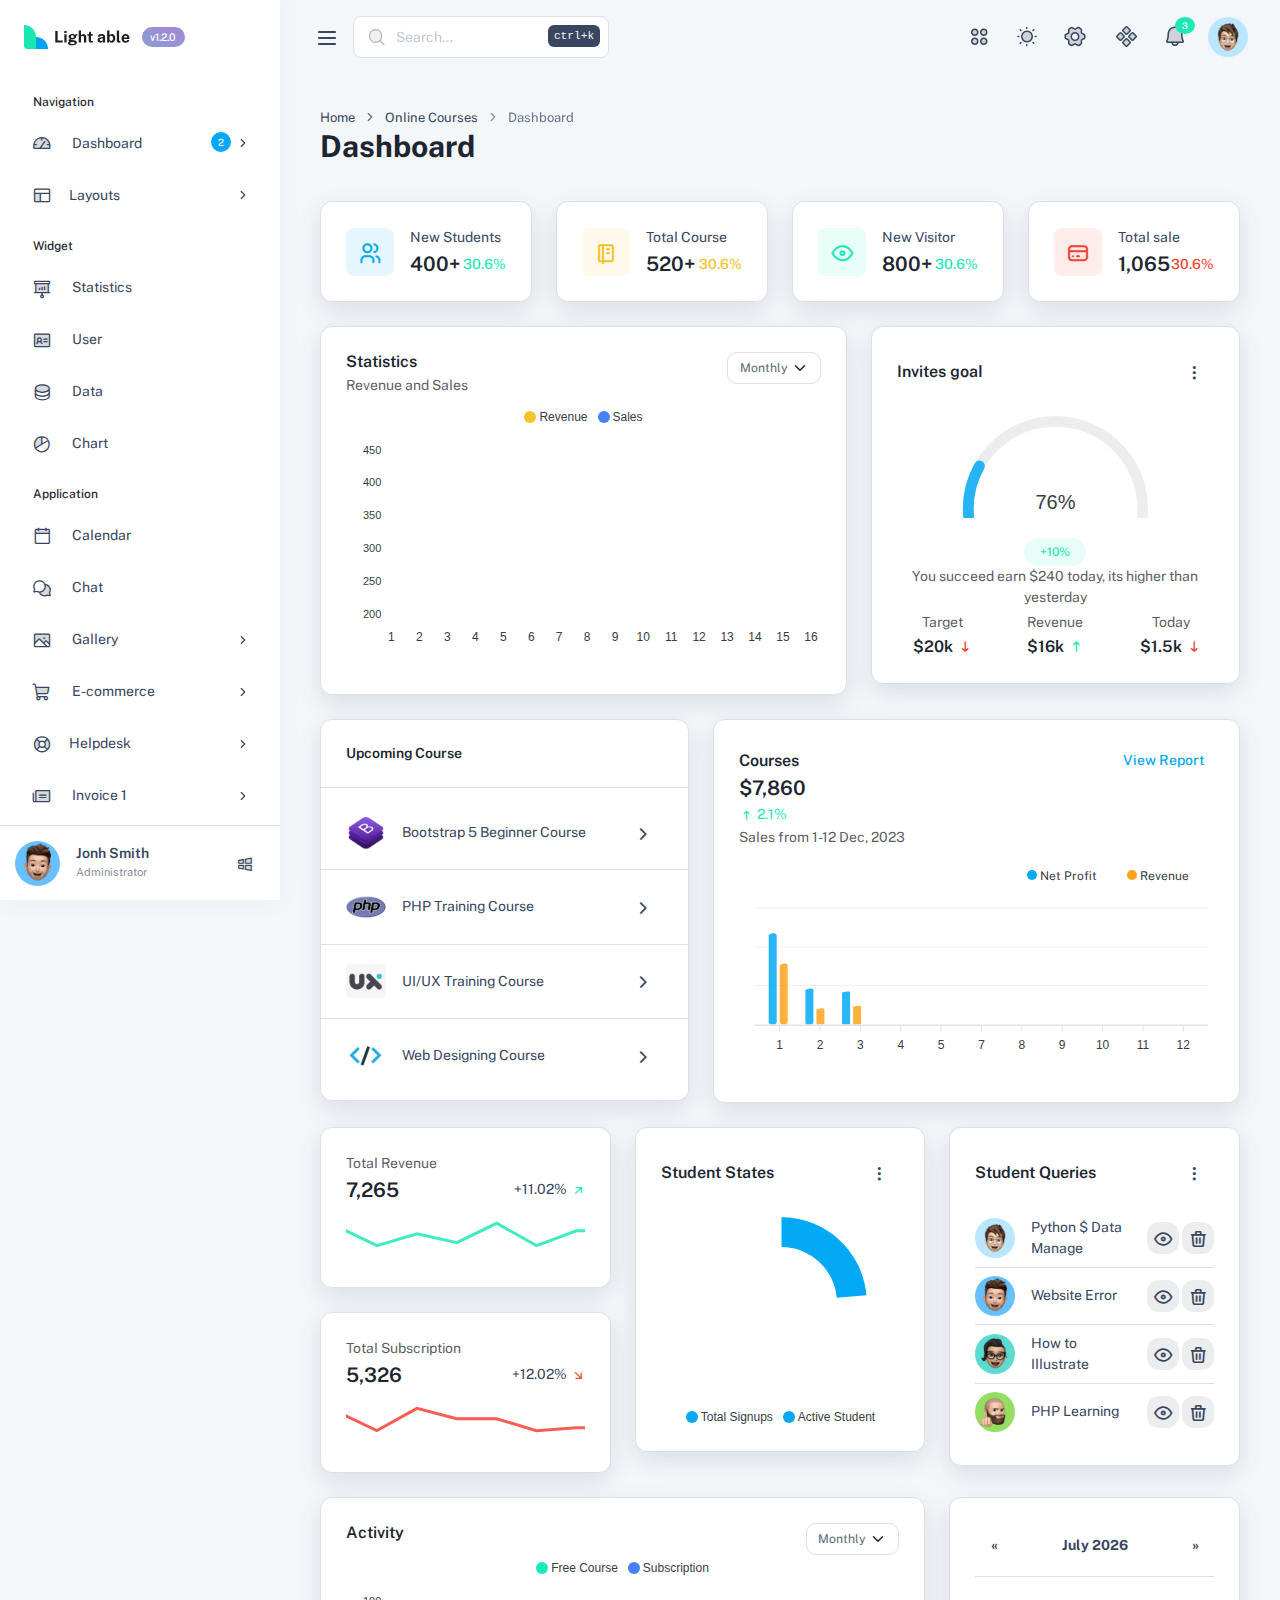
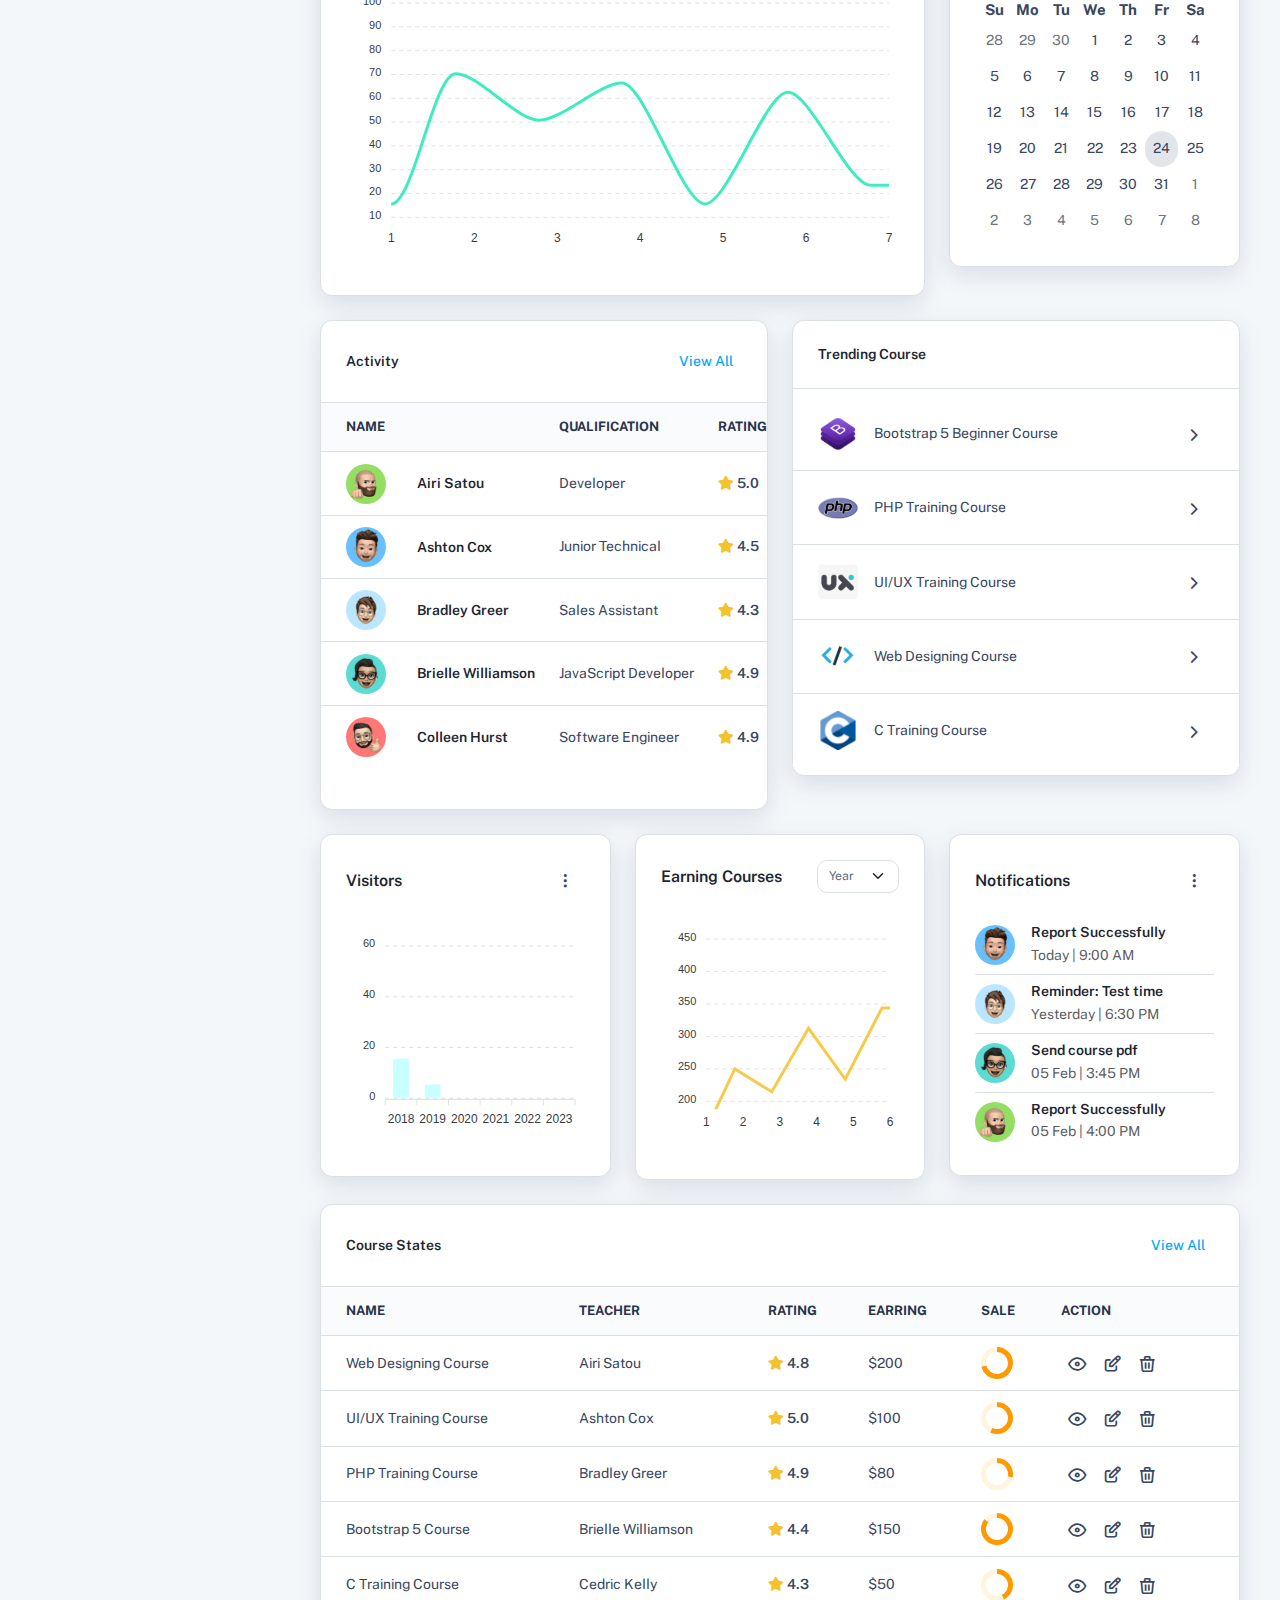
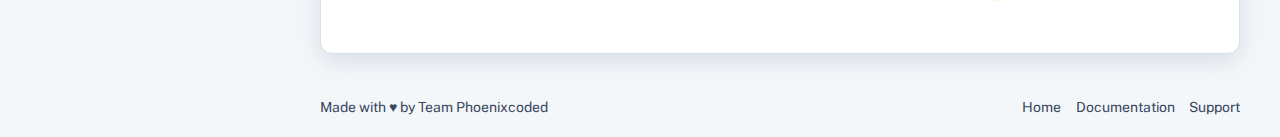
<file: Act27/.tpm/admins/course-dashboard.html>
<!doctype html>
<html lang="en">
  <!-- [Head] start -->

  <head>
    <title>Online Courses | Light Able Admin & Dashboard Template</title>
    <!-- [Meta] -->
    <meta charset="utf-8" />
    <meta name="viewport" content="width=device-width, initial-scale=1.0, user-scalable=0, minimal-ui" />
    <meta http-equiv="X-UA-Compatible" content="IE=edge" />
    <meta
      name="description"
      content="Light Able admin and dashboard template offer a variety of UI elements and pages, ensuring your admin panel is both fast and effective."
    />
    <meta name="author" content="phoenixcoded" />

    <!-- [Favicon] icon -->
    <link rel="icon" href="../assets/images/favicon.svg" type="image/x-icon" />

    <!-- [Page specific CSS] start -->
    <link rel="stylesheet" href="../assets/css/plugins/datepicker-bs5.min.css" />
    <!-- [Page specific CSS] end -->
    <!-- [Google Font : Public Sans] icon -->
    <link href="https://fonts.googleapis.com/css2?family=Public+Sans:wght@400;500;600;700&amp;display=swap" rel="stylesheet" />
    <!-- [phosphor Icons] https://phosphoricons.com/ -->
    <link rel="stylesheet" href="../assets/fonts/phosphor/duotone/style.css" />
    <!-- [Tabler Icons] https://tablericons.com -->
    <link rel="stylesheet" href="../assets/fonts/tabler-icons.min.css" />
    <!-- [Feather Icons] https://feathericons.com -->
    <link rel="stylesheet" href="../assets/fonts/feather.css" />
    <!-- [Font Awesome Icons] https://fontawesome.com/icons -->
    <link rel="stylesheet" href="../assets/fonts/fontawesome.css" />
    <!-- [Material Icons] https://fonts.google.com/icons -->
    <link rel="stylesheet" href="../assets/fonts/material.css" />
    <!-- [Template CSS Files] -->
    <link rel="stylesheet" href="../assets/css/style.css" id="main-style-link" />
    <link rel="stylesheet" href="../assets/css/style-preset.css" />

  </head>
  <!-- [Head] end -->
  <!-- [Body] Start -->

  <body data-pc-preset="preset-1" data-pc-sidebar-theme="light" data-pc-sidebar-caption="true" data-pc-direction="ltr" data-pc-theme="light">
    <!-- [ Pre-loader ] start -->
<div class="loader-bg">
  <div class="loader-track">
    <div class="loader-fill"></div>
  </div>
</div>
<!-- [ Pre-loader ] End -->
 <!-- [ Sidebar Menu ] start -->
<nav class="pc-sidebar">
  <div class="navbar-wrapper">
    <div class="m-header">
      <a href="../dashboard/index.html" class="b-brand text-primary">
        <!-- ========   Change your logo from here   ============ -->
        <img src="../assets/images/logo-dark.svg" alt="logo image" class="logo-lg" />
        <span class="badge bg-brand-color-2 rounded-pill ms-2 theme-version">v1.2.0</span>
      </a>
    </div>
    <div class="navbar-content">
      <ul class="pc-navbar">
        <li class="pc-item pc-caption">
          <label>Navigation</label>
          <i class="ph-duotone ph-gauge"></i>
        </li>
        <li class="pc-item pc-hasmenu">
          <a href="#!" class="pc-link">
            <span class="pc-micon">
              <i class="ph-duotone ph-gauge"></i>
            </span>
            <span class="pc-mtext">Dashboard</span>
            <span class="pc-arrow"><i data-feather="chevron-right"></i></span>
            <span class="pc-badge">2</span>
          </a>
          <ul class="pc-submenu">
            <li class="pc-item"><a class="pc-link" href="../dashboard/index.html">Analytics</a></li>
            <li class="pc-item"><a class="pc-link" href="../dashboard/affiliate.html">Affiliate</a></li>
            <li class="pc-item"><a class="pc-link" href="../dashboard/finance.html">Finance</a></li>
            <li class="pc-item"><a class="pc-link" href="helpdesk-dashboard.html">Helpdesk</a></li>
            <li class="pc-item"><a class="pc-link" href="../dashboard/invoice.html">Invoice</a></li>
          </ul>
        </li>
        <li class="pc-item pc-hasmenu">
          <a href="#!" class="pc-link"
            ><span class="pc-micon"> <i class="ph-duotone ph-layout"></i></span><span class="pc-mtext">Layouts</span
            ><span class="pc-arrow"><i data-feather="chevron-right"></i></span
          ></a>
          <ul class="pc-submenu">
            <li class="pc-item"><a class="pc-link" href="../demo/layout-horizontal.html">Horizontal</a></li>
            <li class="pc-item"><a class="pc-link" href="../demo/layout-vertical.html">Vertical</a></li>
            <li class="pc-item"><a class="pc-link" href="../demo/layout-vertical-tab.html">Vertical + Tab</a></li>
            <li class="pc-item"><a class="pc-link" href="../demo/layout-tab.html">Tab</a></li>
            <li class="pc-item"><a class="pc-link" href="../demo/layout-2-column.html">2 Column</a></li>
            <li class="pc-item"><a class="pc-link" href="../demo/layout-big-compact.html">Big Compact</a></li>
            <li class="pc-item"><a class="pc-link" href="../demo/layout-compact.html">Compact</a></li>
            <li class="pc-item"><a class="pc-link" href="../demo/layout-moduler.html">Moduler</a></li>
            <li class="pc-item"><a class="pc-link" href="../demo/layout-creative.html">Creative</a></li>
            <li class="pc-item"><a class="pc-link" href="../demo/layout-detached.html">Detached</a></li>
            <li class="pc-item"><a class="pc-link" href="../demo/layout-advanced.html">Advanced</a></li>
            <li class="pc-item"><a class="pc-link" href="../demo/layout-extended.html">Extended</a></li>
          </ul>
        </li>
        <li class="pc-item pc-caption">
          <label>Widget</label>
          <i class="ph-duotone ph-chart-pie"></i>
        </li>
        <li class="pc-item">
          <a href="../widget/w_statistics.html" class="pc-link">
            <span class="pc-micon">
              <i class="ph-duotone ph-projector-screen-chart"></i>
            </span>
            <span class="pc-mtext">Statistics</span>
          </a>
        </li>
        <li class="pc-item">
          <a href="../widget/w_user.html" class="pc-link">
            <span class="pc-micon">
              <i class="ph-duotone ph-identification-card"></i>
            </span>
            <span class="pc-mtext">User</span>
          </a>
        </li>
        <li class="pc-item">
          <a href="../widget/w_data.html" class="pc-link">
            <span class="pc-micon">
              <i class="ph-duotone ph-database"></i>
            </span>
            <span class="pc-mtext">Data</span>
          </a>
        </li>
        <li class="pc-item">
          <a href="../widget/w_chart.html" class="pc-link">
            <span class="pc-micon">
              <i class="ph-duotone ph-chart-pie"></i>
            </span>
            <span class="pc-mtext">Chart</span></a
          >
        </li>
        <li class="pc-item pc-caption">
          <label>Application</label>
          <i class="ph-duotone ph-buildings"></i>
        </li>
        <li class="pc-item">
          <a href="../application/calendar.html" class="pc-link">
            <span class="pc-micon">
              <i class="ph-duotone ph-calendar-blank"></i>
            </span>
            <span class="pc-mtext">Calendar</span></a
          >
        </li>
        <li class="pc-item">
          <a href="../application/chat.html" class="pc-link">
            <span class="pc-micon">
              <i class="ph-duotone ph-chats-circle"></i>
            </span>
            <span class="pc-mtext">Chat</span></a
          >
        </li>
        <li class="pc-item pc-hasmenu">
          <a href="#!" class="pc-link">
            <span class="pc-micon">
              <i class="ph-duotone ph-image"></i>
            </span>
            <span class="pc-mtext">Gallery</span><span class="pc-arrow"><i data-feather="chevron-right"></i></span
          ></a>
          <ul class="pc-submenu">
            <li class="pc-item"><a class="pc-link" href="../application/gallery-grid.html">Grid</a></li>
            <li class="pc-item"><a class="pc-link" href="../application/gallery-masonry.html">Masonry</a></li>
          </ul>
        </li>
        <li class="pc-item pc-hasmenu">
          <a href="#!" class="pc-link">
            <span class="pc-micon">
              <i class="ph-duotone ph-shopping-cart"></i>
            </span>
            <span class="pc-mtext">E-commerce</span><span class="pc-arrow"><i data-feather="chevron-right"></i></span
          ></a>
          <ul class="pc-submenu">
            <li class="pc-item"><a class="pc-link" href="../application/ecom_product.html">Product</a></li>
            <li class="pc-item"><a class="pc-link" href="../application/ecom_product-details.html">Product details</a></li>
            <li class="pc-item"><a class="pc-link" href="../application/ecom_product-list.html">Product List</a></li>
            <li class="pc-item"><a class="pc-link" href="../application/ecom_product-add.html">Add New Product</a></li>
            <li class="pc-item"><a class="pc-link" href="../application/ecom_checkout.html">Checkout</a></li>
          </ul>
        </li>
        <li class="pc-item pc-hasmenu">
          <a href="#!" class="pc-link"
            ><span class="pc-micon"><i class="ph-duotone ph-lifebuoy"></i></span><span class="pc-mtext">Helpdesk</span
            ><span class="pc-arrow"><i data-feather="chevron-right"></i></span
          ></a>
          <ul class="pc-submenu">
            <li class="pc-item"><a class="pc-link" href="helpdesk-dashboard.html">Dashboard</a></li>
            <li class="pc-item pc-hasmenu">
              <a class="pc-link" href="#!"
                >Ticket<span class="pc-arrow"><i data-feather="chevron-right"></i></span
              ></a>
              <ul class="pc-submenu">
                <li class="pc-item"><a class="pc-link" href="helpdesk-create-ticket.html">Create</a></li>
                <li class="pc-item"><a class="pc-link" href="helpdesk-ticket.html">List</a></li>
                <li class="pc-item"><a class="pc-link" href="helpdesk-ticket-details.html">Details</a></li>
              </ul>
            </li>
            <li class="pc-item"><a class="pc-link" href="helpdesk-customer.html">Customer</a></li>
          </ul>
        </li>
        <li class="pc-item pc-hasmenu">
          <a href="#!" class="pc-link">
            <span class="pc-micon">
              <i class="ph-duotone ph-newspaper"></i>
            </span>
            <span class="pc-mtext">Invoice 1</span><span class="pc-arrow"><i data-feather="chevron-right"></i></span
          ></a>
          <ul class="pc-submenu">
            <li class="pc-item"><a class="pc-link" href="../application/invoice-list.html">Invoice List</a></li>
            <li class="pc-item"><a class="pc-link" href="../application/invoice-create.html">Create</a></li>
            <li class="pc-item"><a class="pc-link" href="../application/invoice-view.html">Preview</a></li>
          </ul>
        </li>
        <li class="pc-item pc-hasmenu">
          <a href="#!" class="pc-link"
            ><span class="pc-micon"><i class="ph-duotone ph-newspaper"></i></span><span class="pc-mtext">Invoice 2</span
            ><span class="pc-arrow"><i data-feather="chevron-right"></i></span
          ></a>
          <ul class="pc-submenu">
            <li class="pc-item"><a class="pc-link" href="invoice-dashboard.html">Dashboard</a></li>
            <li class="pc-item"><a class="pc-link" href="invoice-create.html">Create</a></li>
            <li class="pc-item"><a class="pc-link" href="invoice-view.html">Details</a></li>
            <li class="pc-item"><a class="pc-link" href="invoice-list.html">List</a></li>
            <li class="pc-item"><a class="pc-link" href="invoice-edit.html">Edit</a></li>
          </ul>
        </li>
        <li class="pc-item">
          <a href="../application/mail.html" class="pc-link">
            <span class="pc-micon">
              <i class="ph-duotone ph-envelope-open"></i>
            </span>
            <span class="pc-mtext">Mail</span></a
          >
        </li>
        <li class="pc-item pc-hasmenu">
          <a href="#!" class="pc-link">
            <span class="pc-micon">
              <i class="ph-duotone ph-identification-badge"></i>
            </span>
            <span class="pc-mtext">Membership</span>
            <span class="pc-arrow"><i data-feather="chevron-right"></i></span>
          </a>
          <ul class="pc-submenu">
            <li class="pc-item"><a class="pc-link" href="membership-dashboard.html">Dashboard</a></li>
            <li class="pc-item"><a class="pc-link" href="membership-list.html">List</a></li>
            <li class="pc-item"><a class="pc-link" href="membership-pricing.html">Pricing</a></li>
            <li class="pc-item"><a class="pc-link" href="membership-setting.html">Setting</a></li>
          </ul>
        </li>
        <li class="pc-item pc-hasmenu">
          <a href="#!" class="pc-link">
            <span class="pc-micon">
              <i class="ph-duotone ph-books"></i>
            </span>
            <span class="pc-mtext">Online Courses</span>
            <span class="pc-arrow"><i data-feather="chevron-right"></i></span>
          </a>
          <ul class="pc-submenu">
            <li class="pc-item"><a class="pc-link" href="course-dashboard.html">Dashboard</a></li>
            <li class="pc-item pc-hasmenu">
              <a class="pc-link" href="#!"
                >Teacher<span class="pc-arrow"><i data-feather="chevron-right"></i></span
              ></a>
              <ul class="pc-submenu">
                <li class="pc-item"><a class="pc-link" href="course-teacher-list.html">List</a></li>
                <li class="pc-item"><a class="pc-link" href="course-teacher-apply.html">Apply</a></li>
                <li class="pc-item"><a class="pc-link" href="course-teacher-add.html">Add</a></li>
              </ul>
            </li>
            <li class="pc-item pc-hasmenu">
              <a class="pc-link" href="#!"
                >Student<span class="pc-arrow"><i data-feather="chevron-right"></i></span
              ></a>
              <ul class="pc-submenu">
                <li class="pc-item"><a class="pc-link" href="course-student-list.html">list</a></li>
                <li class="pc-item"><a class="pc-link" href="course-student-apply.html">Apply</a></li>
                <li class="pc-item"><a class="pc-link" href="course-student-add.html">Add</a></li>
              </ul>
            </li>
            <li class="pc-item pc-hasmenu">
              <a class="pc-link" href="#!"
                >Courses<span class="pc-arrow"><i data-feather="chevron-right"></i></span
              ></a>
              <ul class="pc-submenu">
                <li class="pc-item"><a class="pc-link" href="course-course-view.html">View</a></li>
                <li class="pc-item"><a class="pc-link" href="course-course-add.html">Add</a></li>
              </ul>
            </li>
            <li class="pc-item"><a class="pc-link" href="course-pricing.html">Pricing</a></li>
            <li class="pc-item"><a class="pc-link" href="course-site.html">Site</a></li>
            <li class="pc-item pc-hasmenu">
              <a class="pc-link" href="#!"
                >Setting<span class="pc-arrow"><i data-feather="chevron-right"></i></span
              ></a>
              <ul class="pc-submenu">
                <li class="pc-item"><a class="pc-link" href="course-setting-payment.html">Payment</a></li>
                <li class="pc-item"><a class="pc-link" href="course-setting-pricing.html">Pricing</a></li>
                <li class="pc-item"><a class="pc-link" href="course-setting-notifications.html">Notifications</a></li>
              </ul>
            </li>
          </ul>
        </li>
        <li class="pc-item">
          <a href="../application/plans.html" class="pc-link">
            <span class="pc-micon">
              <i class="ph-duotone ph-currency-circle-dollar"></i>
            </span>
            <span class="pc-mtext">Plans</span></a
          >
        </li>
        <li class="pc-item pc-hasmenu">
          <a href="#!" class="pc-link">
            <span class="pc-micon">
              <i class="ph-duotone ph-user-circle"></i>
            </span>
            <span class="pc-mtext">Users</span><span class="pc-arrow"><i data-feather="chevron-right"></i></span
          ></a>
          <ul class="pc-submenu">
            <li class="pc-item"><a class="pc-link" href="../application/account-profile.html">Account Profile</a></li>
            <li class="pc-item"><a class="pc-link" href="../application/social-media.html">Social media</a></li>
            <li class="pc-item"><a class="pc-link" href="../application/user-card.html">User Card</a></li>
            <li class="pc-item"><a class="pc-link" href="../application/user-list.html">User List</a></li>
            <li class="pc-item"><a class="pc-link" href="../application/team.html">Team</a></li>
          </ul>
        </li>

        <li class="pc-item pc-caption">
          <label>Pages</label>
          <i class="ph-duotone ph-devices"></i>
        </li>
        <li class="pc-item pc-hasmenu">
          <a href="#!" class="pc-link">
            <span class="pc-micon">
              <i class="ph-duotone ph-shield-checkered"></i>
            </span>
            <span class="pc-mtext">Authentication</span><span class="pc-arrow"><i data-feather="chevron-right"></i></span
          ></a>
          <ul class="pc-submenu">
            <li class="pc-item pc-hasmenu">
              <a href="#!" class="pc-link"
                >Authentication 1<span class="pc-arrow"><i data-feather="chevron-right"></i></span
              ></a>
              <ul class="pc-submenu">
                <li class="pc-item"><a class="pc-link" target="_blank" href="../pages/login-v1.html">Login</a></li>
                <li class="pc-item"><a class="pc-link" target="_blank" href="../pages/register-v1.html">Register</a></li>
                <li class="pc-item"><a class="pc-link" target="_blank" href="../pages/forgot-password-v1.html">Forgot Password</a></li>
                <li class="pc-item"><a class="pc-link" target="_blank" href="../pages/reset-password-v1.html">reset password</a> </li>
                <li class="pc-item"><a class="pc-link" target="_blank" href="../pages/code-verification-v1.html">code verification</a></li>
              </ul>
            </li>
            <li class="pc-item pc-hasmenu">
              <a href="#!" class="pc-link"
                >Authentication 2<span class="pc-arrow"><i data-feather="chevron-right"></i></span
              ></a>
              <ul class="pc-submenu">
                <li class="pc-item"><a class="pc-link" target="_blank" href="../pages/login-v2.html">Login</a></li>
                <li class="pc-item"><a class="pc-link" target="_blank" href="../pages/register-v2.html">Register</a></li>
                <li class="pc-item"><a class="pc-link" target="_blank" href="../pages/forgot-password-v2.html">Forgot password</a> </li>
                <li class="pc-item"><a class="pc-link" target="_blank" href="../pages/reset-password-v2.html">reset password</a> </li>
                <li class="pc-item"><a class="pc-link" target="_blank" href="../pages/code-verification-v2.html">code verification</a></li>
              </ul>
            </li>
            <li class="pc-item"><a class="pc-link" href="../pages/login-modal.html">Login Modal</a></li>
          </ul>
        </li>
        <li class="pc-item pc-hasmenu">
          <a href="#!" class="pc-link">
            <span class="pc-micon">
              <i class="ph-duotone ph-wrench"></i>
            </span>
            <span class="pc-mtext">Maintenance</span><span class="pc-arrow"><i data-feather="chevron-right"></i></span>
          </a>
          <ul class="pc-submenu">
            <li class="pc-item"><a class="pc-link" target="_blank" href="../pages/error-404.html">Error 404</a></li>
            <li class="pc-item"><a class="pc-link" target="_blank" href="../pages/connection-lost.html">Connection lost</a></li>
            <li class="pc-item"><a class="pc-link" target="_blank" href="../pages/under-construction.html">Under Construction</a></li>
            <li class="pc-item"><a class="pc-link" target="_blank" href="../pages/coming-soon.html">Coming soon</a></li>
          </ul>
        </li>
        <li class="pc-item"
          ><a href="../pages/contact-us.html" class="pc-link"
            ><span class="pc-micon"> <i class="ph-duotone ph-target"></i> </span><span class="pc-mtext">Contact Us</span></a
          >
        </li>
        <li class="pc-item"
          ><a href="../index.html" class="pc-link" target="_blank"
            ><span class="pc-micon"> <i class="ph-duotone ph-rocket"></i> </span>
            <span class="pc-mtext pc-icon-link">Landing <i class="ti ti-link text-primary f-14"></i></span>
          </a>
        </li>
        <li class="pc-item"
          ><a href="../pages/loading.html" class="pc-link"
            ><span class="pc-micon"> <i class="ph-duotone ph-fan"></i> </span><span class="pc-mtext">Loading</span></a
          >
        </li>
        <li class="pc-item pc-hasmenu">
          <a href="#!" class="pc-link">
            <span class="pc-micon">
              <i class="ph-duotone ph-magnifying-glass"></i>
            </span>
            <span class="pc-mtext">Search</span><span class="pc-arrow"><i data-feather="chevron-right"></i></span
          ></a>
          <ul class="pc-submenu">
            <li class="pc-item"><a class="pc-link" href="../pages/search-page.html">Search Page</a></li>
            <li class="pc-item"><a class="pc-link" href="../pages/contact-search.html">Contact Search</a></li>
          </ul>
        </li>
        <li class="pc-item">
          <a href="../pages/settings.html" class="pc-link">
            <span class="pc-micon">
              <i class="ph-duotone ph-globe"></i>
            </span>
            <span class="pc-mtext">Site Settings</span>
          </a>
        </li>
        <li class="pc-item pc-caption">
          <label>UI Components</label>
          <i class="ph-duotone ph-compass-tool"></i>
        </li>
        <li class="pc-item">
          <a href="../elements/bc_alert.html" class="pc-link" target="_blank"
            ><span class="pc-micon"> <i class="ph-duotone ph-compass-tool"></i></span>
            <span class="pc-mtext pc-icon-link">Components <i class="ti ti-link text-primary f-14"></i></span>
          </a>
        </li>
        <li class="pc-item">
          <a href="../elements/animation.html" class="pc-link">
            <span class="pc-micon"> <i class="ph-duotone ph-flower"></i> </span><span class="pc-mtext">Animation</span></a
          >
        </li>
        <li class="pc-item pc-hasmenu">
          <a href="#!" class="pc-link"
            ><span class="pc-micon"> <i class="ph-duotone ph-flower-lotus"></i></span><span class="pc-mtext">Icons</span
            ><span class="pc-arrow"><i data-feather="chevron-right"></i></span
          ></a>
          <ul class="pc-submenu">
            <li class="pc-item"><a class="pc-link" href="../elements/icon-feather.html">Feather</a></li>
            <li class="pc-item"><a class="pc-link" href="../elements/icon-fontawesome.html">Font Awesome 5</a></li>
            <li class="pc-item"><a class="pc-link" href="../elements/icon-material.html">Material</a></li>
            <li class="pc-item"><a class="pc-link" href="../elements/icon-tabler.html">Tabler</a></li>
            <li class="pc-item"><a class="pc-link" href="../elements/icon-phosphor.html">Phosphor</a></li>
            <li class="pc-item"><a class="pc-link" href="../elements/icon-custom.html">Custom</a></li>
          </ul>
        </li>
        <li class="pc-item pc-caption">
          <label>Forms</label>
          <i class="ph-duotone ph-textbox"></i>
        </li>
        <li class="pc-item pc-hasmenu">
          <a href="#!" class="pc-link">
            <span class="pc-micon">
              <i class="ph-duotone ph-textbox"></i>
            </span>
            <span class="pc-mtext">Forms Elements</span><span class="pc-arrow"><i data-feather="chevron-right"></i></span
          ></a>
          <ul class="pc-submenu">
            <li class="pc-item"><a class="pc-link" href="../forms/form_elements.html">Form Basic</a></li>
            <li class="pc-item"><a class="pc-link" href="../forms/form_floating.html">Form Floating</a></li>
            <li class="pc-item"><a class="pc-link" href="../forms/form2_basic.html">Form Options</a></li>
            <li class="pc-item"><a class="pc-link" href="../forms/form2_input_group.html">Input Groups</a></li>
            <li class="pc-item"><a class="pc-link" href="../forms/form2_checkbox.html">Checkbox</a></li>
            <li class="pc-item"><a class="pc-link" href="../forms/form2_radio.html">Radio</a></li>
            <li class="pc-item"><a class="pc-link" href="../forms/form2_switch.html">Switch</a></li>
            <li class="pc-item"><a class="pc-link" href="../forms/form2_megaoption.html">Mega option</a></li>
          </ul>
        </li>
        <li class="pc-item pc-hasmenu">
          <a href="#!" class="pc-link">
            <span class="pc-micon">
              <i class="ph-duotone ph-plug-charging"></i>
            </span>
            <span class="pc-mtext">Forms Plugins</span><span class="pc-arrow"><i data-feather="chevron-right"></i></span
          ></a>
          <ul class="pc-submenu">
            <li class="pc-item pc-hasmenu">
              <a class="pc-link" href="#"
                >Date<span class="pc-arrow"><i data-feather="chevron-right"></i></span
              ></a>
              <ul class="pc-submenu">
                <li class="pc-item"><a class="pc-link" href="../forms/form2_datepicker.html">Datepicker</a></li>
                <li class="pc-item"><a class="pc-link" href="../forms/form2_daterangepicker.html">Date Range Picker</a> </li>
                <li class="pc-item"><a class="pc-link" href="../forms/form2_timepicker.html">Timepicker</a></li>
              </ul>
            </li>
            <li class="pc-item pc-hasmenu">
              <a class="pc-link" href="#"
                >Select<span class="pc-arrow"><i data-feather="chevron-right"></i></span
              ></a>
              <ul class="pc-submenu">
                <li class="pc-item"><a class="pc-link" href="../forms/form2_choices.html">Choices js</a></li>
              </ul>
            </li>
            <li class="pc-item"><a class="pc-link" href="../forms/form2_rating.html">Rating</a></li>
            <li class="pc-item"><a class="pc-link" href="../forms/form2_recaptcha.html">Google reCaptcha</a></li>
            <li class="pc-item"><a class="pc-link" href="../forms/form2_inputmask.html">Input Masks</a></li>
            <li class="pc-item"><a class="pc-link" href="../forms/form2_clipboard.html">Clipboard</a></li>
            <li class="pc-item"><a class="pc-link" href="../forms/form2_nouislider.html">Nouislider</a></li>
            <li class="pc-item"><a class="pc-link" href="../forms/form2_switchjs.html">Bootstrap Switch</a></li>
            <li class="pc-item"><a class="pc-link" href="../forms/form2_typeahead.html">Typeahead</a></li>
          </ul>
        </li>
        <li class="pc-item pc-hasmenu">
          <a href="#!" class="pc-link">
            <span class="pc-micon">
              <i class="ph-duotone ph-pen-nib"></i>
            </span>
            <span class="pc-mtext">Text Editors</span><span class="pc-arrow"><i data-feather="chevron-right"></i></span
          ></a>
          <ul class="pc-submenu">
            <li class="pc-item"><a class="pc-link" href="../forms/form2_tinymce.html">Tinymce</a></li>
            <li class="pc-item"><a class="pc-link" href="../forms/form2_quill.html">Quill</a></li>
            <li class="pc-item pc-hasmenu">
              <a class="pc-link" href="#"
                >CK editor<span class="pc-arrow"><i data-feather="chevron-right"></i></span
              ></a>
              <ul class="pc-submenu">
                <li class="pc-item"><a class="pc-link" href="../forms/editor-classic.html">classic</a></li>
                <li class="pc-item"><a class="pc-link" href="../forms/editor-document.html">Document</a></li>
                <li class="pc-item"><a class="pc-link" href="../forms/editor-inline.html">Inline</a></li>
                <li class="pc-item"><a class="pc-link" href="../forms/editor-balloon.html">Balloon</a></li>
              </ul>
            </li>
            <li class="pc-item"><a class="pc-link" href="../forms/form2_markdown.html">Markdown</a></li>
          </ul>
        </li>
        <li class="pc-item pc-hasmenu">
          <a href="#!" class="pc-link">
            <span class="pc-micon">
              <i class="ph-duotone ph-windows-logo"></i>
            </span>
            <span class="pc-mtext">Form Layouts</span><span class="pc-arrow"><i data-feather="chevron-right"></i></span
          ></a>
          <ul class="pc-submenu">
            <li class="pc-item"><a class="pc-link" href="../forms/form2_lay-default.html">Layouts</a></li>
            <li class="pc-item"><a class="pc-link" href="../forms/form2_lay-multicolumn.html">Multicolumn</a></li>
            <li class="pc-item"><a class="pc-link" href="../forms/form2_lay-actionbars.html">Actionbars</a></li>
            <li class="pc-item"><a class="pc-link" href="../forms/form2_lay-stickyactionbars.html">Sticky Action bars</a> </li>
          </ul>
        </li>
        <li class="pc-item pc-hasmenu">
          <a href="#!" class="pc-link">
            <span class="pc-micon">
              <i class="ph-duotone ph-cloud-arrow-up"></i>
            </span>
            <span class="pc-mtext">File upload</span><span class="pc-arrow"><i data-feather="chevron-right"></i></span
          ></a>
          <ul class="pc-submenu">
            <li class="pc-item"><a class="pc-link" href="../forms/file-upload.html">Dropzone</a></li>
            <li class="pc-item"><a class="pc-link" href="../forms/form2_flu-uppy.html">Uppy</a></li>
          </ul>
        </li>
        <li class="pc-item">
          <a href="../forms/form2_wizard.html" class="pc-link">
            <span class="pc-micon">
              <i class="ph-duotone ph-tabs"></i>
            </span>
            <span class="pc-mtext">wizard</span></a
          >
        </li>
        <li class="pc-item">
          <a href="../forms/form-validation.html" class="pc-link">
            <span class="pc-micon">
              <i class="ph-duotone ph-password"></i>
            </span>
            <span class="pc-mtext">Form Validation</span></a
          >
        </li>
        <li class="pc-item"
          ><a href="../forms/image_crop.html" class="pc-link">
            <span class="pc-micon">
              <i class="ph-duotone ph-crop"></i>
            </span>
            <span class="pc-mtext">Image cropper</span></a
          ></li
        >
        <li class="pc-item pc-caption">
          <label>table</label>
          <i class="ph-duotone ph-table"></i>
        </li>
        <li class="pc-item pc-hasmenu">
          <a href="#!" class="pc-link">
            <span class="pc-micon">
              <i class="ph-duotone ph-table"></i>
            </span>
            <span class="pc-mtext">Bootstrap Table</span><span class="pc-arrow"><i data-feather="chevron-right"></i></span
          ></a>
          <ul class="pc-submenu">
            <li class="pc-item"><a class="pc-link" href="../table/tbl_bootstrap.html">Basic table</a></li>
            <li class="pc-item"><a class="pc-link" href="../table/tbl_sizing.html">Sizing table</a></li>
            <li class="pc-item"><a class="pc-link" href="../table/tbl_border.html">Border table</a></li>
            <li class="pc-item"><a class="pc-link" href="../table/tbl_styling.html">Styling table</a></li>
          </ul>
        </li>
        <li class="pc-item pc-hasmenu">
          <a href="#!" class="pc-link">
            <span class="pc-micon">
              <i class="ph-duotone ph-grid-nine"></i>
            </span>
            <span class="pc-mtext">Vanilla Table</span><span class="pc-arrow"><i data-feather="chevron-right"></i></span
          ></a>
          <ul class="pc-submenu">
            <li class="pc-item"><a class="pc-link" href="../table/tbl_dt-simple.html">Basic initialization</a></li>
            <li class="pc-item"><a class="pc-link" href="../table/tbl_dt-dynamic-import.html">Dynamic Import</a></li>
            <li class="pc-item"><a class="pc-link" href="../table/tbl_dt-render-column-cells.html">Render Column Cells</a></li>
            <li class="pc-item"><a class="pc-link" href="../table/tbl_dt-column-manipulation.html">Column Manipulation</a></li>
            <li class="pc-item"><a class="pc-link" href="../table/tbl_dt-datetime-sorting.html">Datetime Sorting</a></li>
            <li class="pc-item"><a class="pc-link" href="../table/tbl_dt-methods.html">Methods</a></li>
            <li class="pc-item"><a class="pc-link" href="../table/tbl_dt-add-rows.html">Add Rows</a></li>
            <li class="pc-item"><a class="pc-link" href="../table/tbl_dt-fetch-api.html">Fetch API</a></li>
            <li class="pc-item"><a class="pc-link" href="../table/tbl_dt-filters.html">Filters</a></li>
            <li class="pc-item"><a class="pc-link" href="../table/tbl_dt-export.html">Export</a></li>
          </ul>
        </li>
        <li class="pc-item pc-hasmenu">
          <a href="#!" class="pc-link">
            <span class="pc-micon">
              <i class="ph-duotone ph-text-columns"></i>
            </span>
            <span class="pc-mtext">Data table</span><span class="pc-arrow"><i data-feather="chevron-right"></i></span
          ></a>
          <ul class="pc-submenu">
            <li class="pc-item"><a class="pc-link" href="../table/dt_advance.html">Advance initialization</a></li>
            <li class="pc-item"><a class="pc-link" href="../table/dt_styling.html">Styling</a></li>
            <li class="pc-item"><a class="pc-link" href="../table/dt_api.html">API</a></li>
            <li class="pc-item"><a class="pc-link" href="../table/dt_plugin.html">Plug-in</a></li>
            <li class="pc-item"><a class="pc-link" href="../table/dt_sources.html">Data sources</a></li>
          </ul>
        </li>
        <li class="pc-item pc-hasmenu">
          <a href="#!" class="pc-link">
            <span class="pc-micon">
              <i class="ph-duotone ph-wall"></i>
            </span>
            <span class="pc-mtext">DT extensions</span><span class="pc-arrow"><i data-feather="chevron-right"></i></span
          ></a>
          <ul class="pc-submenu">
            <li class="pc-item"><a class="pc-link" href="../table/dt_ext_autofill.html">Autofill</a></li>
            <li class="pc-item pc-hasmenu">
              <a href="#!" class="pc-link"
                >Button<span class="pc-arrow"><i data-feather="chevron-right"></i></span
              ></a>
              <ul class="pc-submenu">
                <li class="pc-item"><a class="pc-link" href="../table/dt_ext_basic_buttons.html">Basic button</a></li>
                <li class="pc-item"><a class="pc-link" href="../table/dt_ext_export_buttons.html">Data export</a></li>
              </ul>
            </li>
            <li class="pc-item"><a class="pc-link" href="../table/dt_ext_col_reorder.html">Col reorder</a></li>
            <li class="pc-item"><a class="pc-link" href="../table/dt_ext_fixed_columns.html">Fixed columns</a></li>
            <li class="pc-item"><a class="pc-link" href="../table/dt_ext_fixed_header.html">Fixed header</a></li>
            <li class="pc-item"><a class="pc-link" href="../table/dt_ext_key_table.html">Key table</a></li>
            <li class="pc-item"><a class="pc-link" href="../table/dt_ext_responsive.html">Responsive</a></li>
            <li class="pc-item"><a class="pc-link" href="../table/dt_ext_row_reorder.html">Row reorder</a></li>
            <li class="pc-item"><a class="pc-link" href="../table/dt_ext_scroller.html">Scroller</a></li>
            <li class="pc-item"><a class="pc-link" href="../table/dt_ext_select.html">Select table</a></li>
          </ul>
        </li>
        <li class="pc-item pc-caption">
          <label>Charts &amp; Maps</label>
          <i class="ph-duotone ph-chart-pie-slice"></i>
        </li>
        <li class="pc-item pc-hasmenu">
          <a href="#!" class="pc-link">
            <span class="pc-micon">
              <i class="ph-duotone ph-chart-donut"></i>
            </span>
            <span class="pc-mtext">Charts</span><span class="pc-arrow"><i data-feather="chevron-right"></i></span
          ></a>
          <ul class="pc-submenu">
            <li class="pc-item"><a class="pc-link" href="../chart/chart-apex.html">Apex Chart</a></li>
            <li class="pc-item"><a class="pc-link" href="../chart/chart-peity.html">Peity Chart</a></li>
          </ul>
        </li>
        <li class="pc-item pc-hasmenu">
          <a href="#!" class="pc-link">
            <span class="pc-micon">
              <i class="ph-duotone ph-map-trifold"></i>
            </span>
            <span class="pc-mtext">Maps</span><span class="pc-arrow"><i data-feather="chevron-right"></i></span
          ></a>
          <ul class="pc-submenu">
            <li class="pc-item"><a class="pc-link" href="../chart/map-vector.html">Vector Map</a></li>
            <li class="pc-item"><a class="pc-link" href="../chart/map-gmap.html">Gmaps</a></li>
          </ul>
        </li>

        <li class="pc-item pc-caption">
          <label>Other</label>
          <i class="ph-duotone ph-suitcase"></i>
        </li>
        <li class="pc-item pc-hasmenu">
          <a href="#!" class="pc-link"
            ><span class="pc-micon"> <i class="ph-duotone ph-tree-structure"></i> </span><span class="pc-mtext">Menu levels</span
            ><span class="pc-arrow"><i data-feather="chevron-right"></i></span
          ></a>
          <ul class="pc-submenu">
            <li class="pc-item"><a class="pc-link" href="#!">Level 2.1</a></li>
            <li class="pc-item pc-hasmenu">
              <a href="#!" class="pc-link"
                >Level 2.2<span class="pc-arrow"><i data-feather="chevron-right"></i></span
              ></a>
              <ul class="pc-submenu">
                <li class="pc-item"><a class="pc-link" href="#!">Level 3.1</a></li>
                <li class="pc-item"><a class="pc-link" href="#!">Level 3.2</a></li>
                <li class="pc-item pc-hasmenu">
                  <a href="#!" class="pc-link"
                    >Level 3.3<span class="pc-arrow"><i data-feather="chevron-right"></i></span
                  ></a>
                  <ul class="pc-submenu">
                    <li class="pc-item"><a class="pc-link" href="#!">Level 4.1</a></li>
                    <li class="pc-item"><a class="pc-link" href="#!">Level 4.2</a></li>
                  </ul>
                </li>
              </ul>
            </li>
            <li class="pc-item pc-hasmenu">
              <a href="#!" class="pc-link"
                >Level 2.3<span class="pc-arrow"><i data-feather="chevron-right"></i></span
              ></a>
              <ul class="pc-submenu">
                <li class="pc-item"><a class="pc-link" href="#!">Level 3.1</a></li>
                <li class="pc-item"><a class="pc-link" href="#!">Level 3.2</a></li>
                <li class="pc-item pc-hasmenu">
                  <a href="#!" class="pc-link"
                    >Level 3.3<span class="pc-arrow"><i data-feather="chevron-right"></i></span
                  ></a>
                  <ul class="pc-submenu">
                    <li class="pc-item"><a class="pc-link" href="#!">Level 4.1</a></li>
                    <li class="pc-item"><a class="pc-link" href="#!">Level 4.2</a></li>
                  </ul>
                </li>
              </ul>
            </li>
          </ul>
        </li>
        <li class="pc-item"
          ><a href="../other/sample-page.html" class="pc-link">
            <span class="pc-micon">
              <i class="ph-duotone ph-desktop"></i>
            </span>
            <span class="pc-mtext">Sample page</span></a
          ></li
        >

      </ul>
      <div class="card nav-action-card bg-brand-color-4">
        <div class="card-body" style="background-image: url('../assets/images/layout/nav-card-bg.svg')">
          <h5 class="text-dark">Help Center</h5>
          <p class="text-dark text-opacity-75">Please contact us for more questions.</p>
          <a href="https://phoenixcoded.support-hub.io/" class="btn btn-primary" target="_blank">Go to help Center</a>
        </div>
      </div>
    </div>
    <div class="card pc-user-card">
      <div class="card-body">
        <div class="d-flex align-items-center">
          <div class="flex-shrink-0">
            <img src="../assets/images/user/avatar-1.jpg" alt="user-image" class="user-avtar wid-45 rounded-circle" />
          </div>
          <div class="flex-grow-1 ms-3">
            <div class="dropdown">
              <a href="#" class="arrow-none dropdown-toggle" data-bs-toggle="dropdown" aria-expanded="false" data-bs-offset="0,20">
                <div class="d-flex align-items-center">
                  <div class="flex-grow-1 me-2">
                    <h6 class="mb-0">Jonh Smith</h6>
                    <small>Administrator</small>
                  </div>
                  <div class="flex-shrink-0">
                    <div class="btn btn-icon btn-link-secondary avtar">
                      <i class="ph-duotone ph-windows-logo"></i>
                    </div>
                  </div>
                </div>
              </a>
              <div class="dropdown-menu">
                <ul>
                  <li>
                    <a class="pc-user-links">
                      <i class="ph-duotone ph-user"></i>
                      <span>My Account</span>
                    </a>
                  </li>
                  <li>
                    <a class="pc-user-links">
                      <i class="ph-duotone ph-gear"></i>
                      <span>Settings</span>
                    </a>
                  </li>
                  <li>
                    <a class="pc-user-links">
                      <i class="ph-duotone ph-lock-key"></i>
                      <span>Lock Screen</span>
                    </a>
                  </li>
                  <li>
                    <a class="pc-user-links">
                      <i class="ph-duotone ph-power"></i>
                      <span>Logout</span>
                    </a>
                  </li>
                </ul>
              </div>
            </div>
          </div>
        </div>
      </div>
    </div>
  </div>
</nav>
<!-- [ Sidebar Menu ] end -->
 <!-- [ Header Topbar ] start -->
<header class="pc-header">
  <div class="header-wrapper"> <!-- [Mobile Media Block] start -->
<div class="me-auto pc-mob-drp">
  <ul class="list-unstyled">
    <!-- ======= Menu collapse Icon ===== -->
    <li class="pc-h-item pc-sidebar-collapse">
      <a href="#" class="pc-head-link ms-0" id="sidebar-hide">
        <i class="ti ti-menu-2"></i>
      </a>
    </li>
    <li class="pc-h-item pc-sidebar-popup">
      <a href="#" class="pc-head-link ms-0" id="mobile-collapse">
        <i class="ti ti-menu-2"></i>
      </a>
    </li>
    <li class="dropdown pc-h-item d-inline-flex d-md-none">
      <a
        class="pc-head-link dropdown-toggle arrow-none m-0"
        data-bs-toggle="dropdown"
        href="#"
        role="button"
        aria-haspopup="false"
        aria-expanded="false"
      >
        <i class="ph-duotone ph-magnifying-glass"></i>
      </a>
      <div class="dropdown-menu pc-h-dropdown drp-search">
        <form class="px-3">
          <div class="mb-0 d-flex align-items-center">
            <input type="search" class="form-control border-0 shadow-none" placeholder="Search..." />
            <button class="btn btn-light-secondary btn-search">Search</button>
          </div>
        </form>
      </div>
    </li>
    <li class="pc-h-item d-none d-md-inline-flex">
      <form class="form-search">
        <i class="ph-duotone ph-magnifying-glass icon-search"></i>
        <input type="search" class="form-control" placeholder="Search..." />

        <button class="btn btn-search" style="padding: 0"><kbd>ctrl+k</kbd></button>
      </form>
    </li>
  </ul>
</div>
<!-- [Mobile Media Block end] -->
<div class="ms-auto">
  <ul class="list-unstyled">
    <li class="dropdown pc-h-item d-none d-md-inline-flex">
      <a
        class="pc-head-link dropdown-toggle arrow-none me-0"
        data-bs-toggle="dropdown"
        href="#"
        role="button"
        aria-haspopup="false"
        aria-expanded="false"
      >
        <i class="ph-duotone ph-circles-four"></i>
      </a>
      <div class="dropdown-menu dropdown-qta dropdown-menu-end pc-h-dropdown">
        <div class="overflow-hidden">
          <div class="qta-links m-n1">
            <a href="#!" class="dropdown-item">
              <i class="ph-duotone ph-shopping-cart"></i>
              <span>E-commerce</span>
            </a>
            <a href="#!" class="dropdown-item">
              <i class="ph-duotone ph-lifebuoy"></i>
              <span>Helpdesk</span>
            </a>
            <a href="#!" class="dropdown-item">
              <i class="ph-duotone ph-scroll"></i>
              <span>Invoice</span>
            </a>
            <a href="#!" class="dropdown-item">
              <i class="ph-duotone ph-books"></i>
              <span>Online Courses</span>
            </a>
            <a href="#!" class="dropdown-item">
              <i class="ph-duotone ph-envelope-open"></i>
              <span>Mail</span>
            </a>
            <a href="#!" class="dropdown-item">
              <i class="ph-duotone ph-identification-badge"></i>
              <span>Membership</span>
            </a>
            <a href="#!" class="dropdown-item">
              <i class="ph-duotone ph-chats-circle"></i>
              <span>Chat</span>
            </a>
            <a href="#!" class="dropdown-item">
              <i class="ph-duotone ph-currency-circle-dollar"></i>
              <span>Plans</span>
            </a>
            <a href="#!" class="dropdown-item">
              <i class="ph-duotone ph-user-circle"></i>
              <span>Users</span>
            </a>
          </div>
        </div>
      </div>
    </li>
    <li class="dropdown pc-h-item">
      <a
        class="pc-head-link dropdown-toggle arrow-none me-0"
        data-bs-toggle="dropdown"
        href="#"
        role="button"
        aria-haspopup="false"
        aria-expanded="false"
      >
        <i class="ph-duotone ph-sun-dim"></i>
      </a>
      <div class="dropdown-menu dropdown-menu-end pc-h-dropdown">
        <a href="#!" class="dropdown-item" onclick="layout_change('dark')">
          <i class="ph-duotone ph-moon"></i>
          <span>Dark</span>
        </a>
        <a href="#!" class="dropdown-item" onclick="layout_change('light')">
          <i class="ph-duotone ph-sun-dim"></i>
          <span>Light</span>
        </a>
        <a href="#!" class="dropdown-item" onclick="layout_change_default()">
          <i class="ph-duotone ph-cpu"></i>
          <span>Default</span>
        </a>
      </div>
    </li>
    <li class="pc-h-item">
      <a class="pc-head-link pct-c-btn" href="#" data-bs-toggle="offcanvas" data-bs-target="#offcanvas_pc_layout">
        <i class="ph-duotone ph-gear-six"></i>
      </a>
    </li>
    <li class="dropdown pc-h-item">
      <a
        class="pc-head-link dropdown-toggle arrow-none me-0"
        data-bs-toggle="dropdown"
        href="#"
        role="button"
        aria-haspopup="false"
        aria-expanded="false"
      >
        <i class="ph-duotone ph-diamonds-four"></i>
      </a>
      <div class="dropdown-menu dropdown-menu-end pc-h-dropdown">
        <a href="#!" class="dropdown-item">
          <i class="ph-duotone ph-user"></i>
          <span>My Account</span>
        </a>
        <a href="#!" class="dropdown-item">
          <i class="ph-duotone ph-gear"></i>
          <span>Settings</span>
        </a>
        <a href="#!" class="dropdown-item">
          <i class="ph-duotone ph-lifebuoy"></i>
          <span>Support</span>
        </a>
        <a href="#!" class="dropdown-item">
          <i class="ph-duotone ph-lock-key"></i>
          <span>Lock Screen</span>
        </a>
        <a href="#!" class="dropdown-item">
          <i class="ph-duotone ph-power"></i>
          <span>Logout</span>
        </a>
      </div>
    </li>
    <li class="dropdown pc-h-item">
      <a
        class="pc-head-link dropdown-toggle arrow-none me-0"
        data-bs-toggle="dropdown"
        href="#"
        role="button"
        aria-haspopup="false"
        aria-expanded="false"
      >
        <i class="ph-duotone ph-bell"></i>
        <span class="badge bg-success pc-h-badge">3</span>
      </a>
      <div class="dropdown-menu dropdown-notification dropdown-menu-end pc-h-dropdown">
        <div class="dropdown-header d-flex align-items-center justify-content-between">
          <h5 class="m-0">Notifications</h5>
          <ul class="list-inline ms-auto mb-0">
            <li class="list-inline-item">
              <a href="../application/mail.html" class="avtar avtar-s btn-link-hover-primary">
                <i class="ti ti-link f-18"></i>
              </a>
            </li>
          </ul>
        </div>
        <div class="dropdown-body text-wrap header-notification-scroll position-relative" style="max-height: calc(100vh - 235px)">
          <ul class="list-group list-group-flush">
            <li class="list-group-item">
              <p class="text-span">Today</p>
              <div class="d-flex">
                <div class="flex-shrink-0">
                  <img src="../assets/images/user/avatar-2.jpg" alt="user-image" class="user-avtar avtar avtar-s" />
                </div>
                <div class="flex-grow-1 ms-3">
                  <div class="d-flex">
                    <div class="flex-grow-1 me-3 position-relative">
                      <h6 class="mb-0 text-truncate">Keefe Bond added new tags to 💪 Design system</h6>
                    </div>
                    <div class="flex-shrink-0">
                      <span class="text-sm">2 min ago</span>
                    </div>
                  </div>
                  <p class="position-relative mt-1 mb-2"
                    ><br /><span class="text-truncate"
                      >Lorem Ipsum has been the industry's standard dummy text ever since the 1500s.</span
                    ></p
                  >
                  <span class="badge bg-light-primary border border-primary me-1 mt-1">web design</span>
                  <span class="badge bg-light-warning border border-warning me-1 mt-1">Dashobard</span>
                  <span class="badge bg-light-success border border-success me-1 mt-1">Design System</span>
                </div>
              </div>
            </li>
            <li class="list-group-item">
              <div class="d-flex">
                <div class="flex-shrink-0">
                  <div class="avtar avtar-s bg-light-primary">
                    <i class="ph-duotone ph-chats-teardrop f-18"></i>
                  </div>
                </div>
                <div class="flex-grow-1 ms-3">
                  <div class="d-flex">
                    <div class="flex-grow-1 me-3 position-relative">
                      <h6 class="mb-0 text-truncate">Message</h6>
                    </div>
                    <div class="flex-shrink-0">
                      <span class="text-sm">1 hour ago</span>
                    </div>
                  </div>
                  <p class="position-relative mt-1 mb-2"
                    ><br /><span class="text-truncate"
                      >Lorem Ipsum has been the industry's standard dummy text ever since the 1500s.</span
                    ></p
                  >
                </div>
              </div>
            </li>
            <li class="list-group-item">
              <p class="text-span">Yesterday</p>
              <div class="d-flex">
                <div class="flex-shrink-0">
                  <div class="avtar avtar-s bg-light-danger">
                    <i class="ph-duotone ph-user f-18"></i>
                  </div>
                </div>
                <div class="flex-grow-1 ms-3">
                  <div class="d-flex">
                    <div class="flex-grow-1 me-3 position-relative">
                      <h6 class="mb-0 text-truncate">Challenge invitation</h6>
                    </div>
                    <div class="flex-shrink-0">
                      <span class="text-sm">12 hour ago</span>
                    </div>
                  </div>
                  <p class="position-relative mt-1 mb-2"
                    ><br /><span class="text-truncate"><strong> Jonny aber </strong> invites to join the challenge</span></p
                  >
                  <button class="btn btn-sm rounded-pill btn-outline-secondary me-2">Decline</button>
                  <button class="btn btn-sm rounded-pill btn-primary">Accept</button>
                </div>
              </div>
            </li>
            <li class="list-group-item">
              <div class="d-flex">
                <div class="flex-shrink-0">
                  <div class="avtar avtar-s bg-light-info">
                    <i class="ph-duotone ph-notebook f-18"></i>
                  </div>
                </div>
                <div class="flex-grow-1 ms-3">
                  <div class="d-flex">
                    <div class="flex-grow-1 me-3 position-relative">
                      <h6 class="mb-0 text-truncate">Forms</h6>
                    </div>
                    <div class="flex-shrink-0">
                      <span class="text-sm">2 hour ago</span>
                    </div>
                  </div>
                  <p class="position-relative mt-1 mb-2"
                    >Lorem Ipsum is simply dummy text of the printing and typesetting industry. Lorem Ipsum has been the industry's standard
                    dummy text ever since the 1500s.</p
                  >
                </div>
              </div>
            </li>
            <li class="list-group-item">
              <div class="d-flex">
                <div class="flex-shrink-0">
                  <img src="../assets/images/user/avatar-2.jpg" alt="user-image" class="user-avtar avtar avtar-s" />
                </div>
                <div class="flex-grow-1 ms-3">
                  <div class="d-flex">
                    <div class="flex-grow-1 me-3 position-relative">
                      <h6 class="mb-0 text-truncate">Keefe Bond added new tags to 💪 Design system</h6>
                    </div>
                    <div class="flex-shrink-0">
                      <span class="text-sm">2 min ago</span>
                    </div>
                  </div>
                  <p class="position-relative mt-1 mb-2"
                    ><br /><span class="text-truncate"
                      >Lorem Ipsum has been the industry's standard dummy text ever since the 1500s.</span
                    ></p
                  >
                  <button class="btn btn-sm rounded-pill btn-outline-secondary me-2">Decline</button>
                  <button class="btn btn-sm rounded-pill btn-primary">Accept</button>
                </div>
              </div>
            </li>
            <li class="list-group-item">
              <div class="d-flex">
                <div class="flex-shrink-0">
                  <div class="avtar avtar-s bg-light-success">
                    <i class="ph-duotone ph-shield-checkered f-18"></i>
                  </div>
                </div>
                <div class="flex-grow-1 ms-3">
                  <div class="d-flex">
                    <div class="flex-grow-1 me-3 position-relative">
                      <h6 class="mb-0 text-truncate">Security</h6>
                    </div>
                    <div class="flex-shrink-0">
                      <span class="text-sm">5 hour ago</span>
                    </div>
                  </div>
                  <p class="position-relative mt-1 mb-2"
                    >Lorem Ipsum is simply dummy text of the printing and typesetting industry. Lorem Ipsum has been the industry's standard
                    dummy text ever since the 1500s.</p
                  >
                </div>
              </div>
            </li>
          </ul>
        </div>
        <div class="dropdown-footer">
          <div class="row g-3">
            <div class="col-6">
              <div class="d-grid"><button class="btn btn-primary">Archive all</button></div>
            </div>
            <div class="col-6">
              <div class="d-grid"><button class="btn btn-outline-secondary">Mark all as read</button></div>
            </div>
          </div>
        </div>
      </div>
    </li>
    <li class="dropdown pc-h-item header-user-profile">
      <a
        class="pc-head-link dropdown-toggle arrow-none me-0"
        data-bs-toggle="dropdown"
        href="#"
        role="button"
        aria-haspopup="false"
        data-bs-auto-close="outside"
        aria-expanded="false"
      >
        <img src="../assets/images/user/avatar-2.jpg" alt="user-image" class="user-avtar" />
      </a>
      <div class="dropdown-menu dropdown-user-profile dropdown-menu-end pc-h-dropdown">
        <div class="dropdown-header d-flex align-items-center justify-content-between">
          <h5 class="m-0">Profile</h5>
        </div>
        <div class="dropdown-body">
          <div class="profile-notification-scroll position-relative" style="max-height: calc(100vh - 225px)">
            <ul class="list-group list-group-flush w-100">
              <li class="list-group-item">
                <div class="d-flex align-items-center">
                  <div class="flex-shrink-0">
                    <img src="../assets/images/user/avatar-2.jpg" alt="user-image" class="wid-50 rounded-circle" />
                  </div>
                  <div class="flex-grow-1 mx-3">
                    <h5 class="mb-0">Carson Darrin</h5>
                    <a class="link-primary" href="mailto:carson.darrin@company.io">carson.darrin@company.io</a>
                  </div>
                  <span class="badge bg-primary">PRO</span>
                </div>
              </li>
              <li class="list-group-item">
                <a href="#" class="dropdown-item">
                  <span class="d-flex align-items-center">
                    <i class="ph-duotone ph-key"></i>
                    <span>Change password</span>
                  </span>
                </a>
                <a href="#" class="dropdown-item">
                  <span class="d-flex align-items-center">
                    <i class="ph-duotone ph-envelope-simple"></i>
                    <span>Recently mail</span>
                  </span>
                  <div class="user-group">
                    <img src="../assets/images/user/avatar-1.jpg" alt="user-image" class="avtar" />
                    <img src="../assets/images/user/avatar-2.jpg" alt="user-image" class="avtar" />
                    <img src="../assets/images/user/avatar-3.jpg" alt="user-image" class="avtar" />
                  </div>
                </a>
                <a href="#" class="dropdown-item">
                  <span class="d-flex align-items-center">
                    <i class="ph-duotone ph-calendar-blank"></i>
                    <span>Schedule meetings</span>
                  </span>
                </a>
              </li>
              <li class="list-group-item">
                <a href="#" class="dropdown-item">
                  <span class="d-flex align-items-center">
                    <i class="ph-duotone ph-heart"></i>
                    <span>Favorite</span>
                  </span>
                </a>
                <a href="#" class="dropdown-item">
                  <span class="d-flex align-items-center">
                    <i class="ph-duotone ph-arrow-circle-down"></i>
                    <span>Download</span>
                  </span>
                  <span class="avtar avtar-xs rounded-circle bg-danger text-white">10</span>
                </a>
              </li>
              <li class="list-group-item">
                <div class="dropdown-item">
                  <span class="d-flex align-items-center">
                    <i class="ph-duotone ph-globe-hemisphere-west"></i>
                    <span>Languages</span>
                  </span>
                  <span class="flex-shrink-0">
                    <select class="form-select bg-transparent form-select-sm border-0 shadow-none">
                      <option value="1">English</option>
                      <option value="2">Spain</option>
                      <option value="3">Arbic</option>
                    </select>
                  </span>
                </div>
                <a href="#" class="dropdown-item">
                  <span class="d-flex align-items-center">
                    <i class="ph-duotone ph-flag"></i>
                    <span>Country</span>
                  </span>
                </a>
                <div class="dropdown-item">
                  <span class="d-flex align-items-center">
                    <i class="ph-duotone ph-moon"></i>
                    <span>Dark mode</span>
                  </span>
                  <div class="form-check form-switch form-check-reverse m-0">
                    <input class="form-check-input f-18" id="dark-mode" type="checkbox" onclick="dark_mode()" role="switch" />
                  </div>
                </div>
              </li>
              <li class="list-group-item">
                <a href="#" class="dropdown-item">
                  <span class="d-flex align-items-center">
                    <i class="ph-duotone ph-user-circle"></i>
                    <span>Edit profile</span>
                  </span>
                </a>
                <a href="#" class="dropdown-item">
                  <span class="d-flex align-items-center">
                    <i class="ph-duotone ph-star text-warning"></i>
                    <span>Upgrade account</span>
                    <span class="badge bg-light-success border border-success ms-2">NEW</span>
                  </span>
                </a>
                <a href="#" class="dropdown-item">
                  <span class="d-flex align-items-center">
                    <i class="ph-duotone ph-bell"></i>
                    <span>Notifications</span>
                  </span>
                </a>
                <a href="#" class="dropdown-item">
                  <span class="d-flex align-items-center">
                    <i class="ph-duotone ph-gear-six"></i>
                    <span>Settings</span>
                  </span>
                </a>
              </li>
              <li class="list-group-item">
                <a href="#" class="dropdown-item">
                  <span class="d-flex align-items-center">
                    <i class="ph-duotone ph-plus-circle"></i>
                    <span>Add account</span>
                  </span>
                </a>
                <a href="#" class="dropdown-item">
                  <span class="d-flex align-items-center">
                    <i class="ph-duotone ph-power"></i>
                    <span>Logout</span>
                  </span>
                </a>
              </li>
            </ul>
          </div>
        </div>
      </div>
    </li>
  </ul>
</div>
 </div>
</header>
<!-- [ Header ] end -->



    <!-- [ Main Content ] start -->
    <div class="pc-container">
      <div class="pc-content">
        <!-- [ breadcrumb ] start -->
        <div class="page-header">
          <div class="page-block">
            <div class="row align-items-center">
              <div class="col-md-12">
                <ul class="breadcrumb">
                  <li class="breadcrumb-item"><a href="../dashboard/index.html">Home</a></li>
                  <li class="breadcrumb-item"><a href="javascript: void(0)">Online Courses</a></li>
                  <li class="breadcrumb-item" aria-current="page">Dashboard</li>
                </ul>
              </div>
              <div class="col-md-12">
                <div class="page-header-title">
                  <h2 class="mb-0">Dashboard</h2>
                </div>
              </div>
            </div>
          </div>
        </div>
        <!-- [ breadcrumb ] end -->


        <!-- [ Main Content ] start -->
        <div class="row">
          <div class="col-lg-3 col-md-6">
            <div class="card">
              <div class="card-body">
                <div class="d-flex align-items-center">
                  <div class="flex-shrink-0">
                    <div class="avtar bg-light-primary">
                      <i class="ti ti-users f-24"></i>
                    </div>
                  </div>
                  <div class="flex-grow-1 ms-3">
                    <p class="mb-1">New Students</p>
                    <div class="d-flex align-items-center justify-content-between">
                      <h4 class="mb-0">400+</h4>
                      <span class="text-success fw-medium">30.6%</span>
                    </div>
                  </div>
                </div>
              </div>
            </div>
          </div>
          <div class="col-lg-3 col-md-6">
            <div class="card">
              <div class="card-body">
                <div class="d-flex align-items-center">
                  <div class="flex-shrink-0">
                    <div class="avtar bg-light-warning">
                      <i class="ti ti-notebook f-24"></i>
                    </div>
                  </div>
                  <div class="flex-grow-1 ms-3">
                    <p class="mb-1">Total Course</p>
                    <div class="d-flex align-items-center justify-content-between">
                      <h4 class="mb-0">520+</h4>
                      <span class="text-warning fw-medium">30.6%</span>
                    </div>
                  </div>
                </div>
              </div>
            </div>
          </div>
          <div class="col-lg-3 col-md-6">
            <div class="card">
              <div class="card-body">
                <div class="d-flex align-items-center">
                  <div class="flex-shrink-0">
                    <div class="avtar bg-light-success">
                      <i class="ti ti-eye f-24"></i>
                    </div>
                  </div>
                  <div class="flex-grow-1 ms-3">
                    <p class="mb-1">New Visitor</p>
                    <div class="d-flex align-items-center justify-content-between">
                      <h4 class="mb-0">800+</h4>
                      <span class="text-success fw-medium">30.6%</span>
                    </div>
                  </div>
                </div>
              </div>
            </div>
          </div>
          <div class="col-lg-3 col-md-6">
            <div class="card">
              <div class="card-body">
                <div class="d-flex align-items-center">
                  <div class="flex-shrink-0">
                    <div class="avtar bg-light-danger">
                      <i class="ti ti-credit-card f-24"></i>
                    </div>
                  </div>
                  <div class="flex-grow-1 ms-3">
                    <p class="mb-1">Total sale</p>
                    <div class="d-flex align-items-center justify-content-between">
                      <h4 class="mb-0">1,065</h4>
                      <span class="text-danger fw-medium">30.6%</span>
                    </div>
                  </div>
                </div>
              </div>
            </div>
          </div>

          <div class="col-lg-7 col-md-12">
            <div class="card">
              <div class="card-body">
                <div class="d-flex align-items-start justify-content-between">
                  <div>
                    <h5 class="mb-1">Statistics</h5>
                    <p class="text-muted mb-2">Revenue and Sales</p>
                  </div>
                  <select class="form-select rounded-3 form-select-sm w-auto">
                    <option>Today</option>
                    <option>Weekly</option>
                    <option selected>Monthly</option>
                  </select>
                </div>
                <div id="revenue-sales-chart"></div>
              </div>
            </div>
          </div>
          <div class="col-lg-5 col-md-12">
            <div class="card">
              <div class="card-body">
                <div class="d-flex align-items-center justify-content-between">
                  <h5 class="mb-0">Invites goal</h5>
                  <div class="dropdown">
                    <a
                      class="avtar avtar-s btn-link-secondary dropdown-toggle arrow-none"
                      href="#"
                      data-bs-toggle="dropdown"
                      aria-haspopup="true"
                      aria-expanded="false"
                    >
                      <i class="ti ti-dots-vertical f-18"></i>
                    </a>
                    <div class="dropdown-menu dropdown-menu-end">
                      <a class="dropdown-item" href="#">Today</a>
                      <a class="dropdown-item" href="#">Weekly</a>
                      <a class="dropdown-item" href="#">Monthly</a>
                    </div>
                  </div>
                </div>
                <div id="invites-goal-chart"></div>
                <div class="text-center">
                  <span class="badge bg-light-success rounded-pill f-12 py-2 px-3">+10%</span>
                  <p class="text-muted mb-1">You succeed earn $240 today, its higher than yesterday</p>

                  <div class="row">
                    <div class="col-4">
                      <div class="text-center d-inline-block px-md-3">
                        <p class="mb-1 text-muted">Target</p>
                        <h5 class="d-inline-flex align-items-center gap-1 mb-0">
                          $20k <i class="ti ti-arrow-narrow-down text-danger"></i>
                        </h5>
                      </div>
                    </div>
                    <div class="col-4">
                      <div class="text-center d-inline-block px-md-3">
                        <p class="mb-1 text-muted">Revenue</p>
                        <h5 class="d-inline-flex align-items-center gap-1 mb-0">
                          $16k <i class="ti ti-arrow-narrow-up text-success"></i>
                        </h5>
                      </div>
                    </div>
                    <div class="col-4">
                      <div class="text-center d-inline-block px-md-3">
                        <p class="mb-1 text-muted">Today</p>
                        <h5 class="d-inline-flex align-items-center gap-1 mb-0">
                          $1.5k <i class="ti ti-arrow-narrow-down text-danger"></i>
                        </h5>
                      </div>
                    </div>
                  </div>
                </div>
              </div>
            </div>
          </div>

          <div class="col-lg-5 col-md-12">
            <div class="card">
              <div class="card-header">
                <h5>Upcoming Course</h5>
              </div>
              <div class="card-body px-0 py-2">
                <ul class="list-group list-group-flush">
                  <li class="list-group-item">
                    <div class="d-flex align-items-center">
                      <div class="flex-shrink-0">
                        <img src="../assets/images/admin/img-bootstrap.svg" alt="img" class="wid-40 rounded" />
                      </div>
                      <div class="flex-grow-1 mx-3"> Bootstrap 5 Beginner Course </div>
                      <div class="flex-shrink-0">
                        <a href="#" class="avtar avtar-s btn-link-secondary">
                          <i class="ti ti-chevron-right f-20"></i>
                        </a>
                      </div>
                    </div>
                  </li>
                  <li class="list-group-item">
                    <div class="d-flex align-items-center">
                      <div class="flex-shrink-0">
                        <img src="../assets/images/admin/img-php.svg" alt="img" class="wid-40 rounded" />
                      </div>
                      <div class="flex-grow-1 mx-3"> PHP Training Course </div>
                      <div class="flex-shrink-0">
                        <a href="#" class="avtar avtar-s btn-link-secondary">
                          <i class="ti ti-chevron-right f-20"></i>
                        </a>
                      </div>
                    </div>
                  </li>
                  <li class="list-group-item">
                    <div class="d-flex align-items-center">
                      <div class="flex-shrink-0">
                        <img src="../assets/images/admin/img-ux.svg" alt="img" class="wid-40 rounded" />
                      </div>
                      <div class="flex-grow-1 mx-3"> UI/UX Training Course </div>
                      <div class="flex-shrink-0">
                        <a href="#" class="avtar avtar-s btn-link-secondary">
                          <i class="ti ti-chevron-right f-20"></i>
                        </a>
                      </div>
                    </div>
                  </li>
                  <li class="list-group-item">
                    <div class="d-flex align-items-center">
                      <div class="flex-shrink-0">
                        <img src="../assets/images/admin/img-web.svg" alt="img" class="wid-40 rounded" />
                      </div>
                      <div class="flex-grow-1 mx-3"> Web Designing Course </div>
                      <div class="flex-shrink-0">
                        <a href="#" class="avtar avtar-s btn-link-secondary">
                          <i class="ti ti-chevron-right f-20"></i>
                        </a>
                      </div>
                    </div>
                  </li>
                </ul>
              </div>
            </div>
          </div>
          <div class="col-lg-7 col-md-12">
            <div class="card">
              <div class="card-body">
                <div class="d-flex align-items-center justify-content-between">
                  <h5 class="mb-0">Courses</h5>
                  <button class="btn btn-sm btn-link-primary">View Report</button>
                </div>
                <h4 class="mb-1">$7,860</h4>
                <p class="d-inline-flex align-items-center text-success gap-1 mb-0"> <i class="ti ti-arrow-narrow-up"></i> 2.1% </p>
                <p class="text-muted mb-1">Sales from 1-12 Dec, 2023</p>
                <div id="course-report-bar-chart"></div>
              </div>
            </div>
          </div>

          <div class="col-lg-4 col-md-6">
            <div class="card">
              <div class="card-body">
                <p class="text-muted mb-1">Total Revenue</p>
                <div class="d-flex align-items-center justify-content-between">
                  <h4 class="mb-0">7,265</h4>
                  <p class="d-inline-flex align-items-center gap-1 mb-0"> +11.02% <i class="ti ti-arrow-up-right text-success"></i> </p>
                </div>
                <div id="total-revenue-line-1-chart"></div>
              </div>
            </div>
            <div class="card">
              <div class="card-body">
                <p class="text-muted mb-1">Total Subscription</p>
                <div class="d-flex align-items-center justify-content-between">
                  <h4 class="mb-0">5,326</h4>
                  <p class="d-inline-flex align-items-center gap-1 mb-0"> +12.02% <i class="ti ti-arrow-down-right text-danger"></i> </p>
                </div>
                <div id="total-revenue-line-2-chart"></div>
              </div>
            </div>
          </div>
          <div class="col-lg-4 col-md-6">
            <div class="card">
              <div class="card-body">
                <div class="d-flex align-items-center justify-content-between mb-3">
                  <h5 class="mb-0">Student States</h5>
                  <div class="dropdown">
                    <a
                      class="avtar avtar-s btn-link-secondary dropdown-toggle arrow-none"
                      href="#"
                      data-bs-toggle="dropdown"
                      aria-haspopup="true"
                      aria-expanded="false"
                    >
                      <i class="ti ti-dots-vertical f-18"></i>
                    </a>
                    <div class="dropdown-menu dropdown-menu-end">
                      <a class="dropdown-item" href="#">Today</a>
                      <a class="dropdown-item" href="#">Weekly</a>
                      <a class="dropdown-item" href="#">Monthly</a>
                    </div>
                  </div>
                </div>
                <div id="student-states-chart"></div>
              </div>
            </div>
          </div>
          <div class="col-lg-4 col-md-12">
            <div class="card">
              <div class="card-body">
                <div class="d-flex align-items-center justify-content-between mb-3">
                  <h5 class="mb-0">Student Queries</h5>
                  <div class="dropdown">
                    <a
                      class="avtar avtar-s btn-link-secondary dropdown-toggle arrow-none"
                      href="#"
                      data-bs-toggle="dropdown"
                      aria-haspopup="true"
                      aria-expanded="false"
                    >
                      <i class="ti ti-dots-vertical f-18"></i>
                    </a>
                    <div class="dropdown-menu dropdown-menu-end">
                      <a class="dropdown-item" href="#">Today</a>
                      <a class="dropdown-item" href="#">Weekly</a>
                      <a class="dropdown-item" href="#">Monthly</a>
                    </div>
                  </div>
                </div>
                <ul class="list-group list-group-flush">
                  <li class="list-group-item px-0 py-2">
                    <div class="d-flex align-items-center">
                      <div class="flex-shrink-0">
                        <img src="../assets/images/user/avatar-2.jpg" alt="img" class="wid-40 rounded-circle" />
                      </div>
                      <div class="flex-grow-1 mx-3"> Python $ Data Manage </div>
                      <div class="flex-shrink-0">
                        <a href="#" class="avtar avtar-xs btn-light-secondary">
                          <i class="ti ti-eye f-20"></i>
                        </a>
                        <a href="#" class="avtar avtar-xs btn-light-secondary">
                          <i class="ti ti-trash f-20"></i>
                        </a>
                      </div>
                    </div>
                  </li>
                  <li class="list-group-item px-0 py-2">
                    <div class="d-flex align-items-center">
                      <div class="flex-shrink-0">
                        <img src="../assets/images/user/avatar-1.jpg" alt="img" class="wid-40 rounded-circle" />
                      </div>
                      <div class="flex-grow-1 mx-3"> Website Error </div>
                      <div class="flex-shrink-0">
                        <a href="#" class="avtar avtar-xs btn-light-secondary">
                          <i class="ti ti-eye f-20"></i>
                        </a>
                        <a href="#" class="avtar avtar-xs btn-light-secondary">
                          <i class="ti ti-trash f-20"></i>
                        </a>
                      </div>
                    </div>
                  </li>
                  <li class="list-group-item px-0 py-2">
                    <div class="d-flex align-items-center">
                      <div class="flex-shrink-0">
                        <img src="../assets/images/user/avatar-3.jpg" alt="img" class="wid-40 rounded-circle" />
                      </div>
                      <div class="flex-grow-1 mx-3"> How to Illustrate </div>
                      <div class="flex-shrink-0">
                        <a href="#" class="avtar avtar-xs btn-light-secondary">
                          <i class="ti ti-eye f-20"></i>
                        </a>
                        <a href="#" class="avtar avtar-xs btn-light-secondary">
                          <i class="ti ti-trash f-20"></i>
                        </a>
                      </div>
                    </div>
                  </li>
                  <li class="list-group-item px-0 py-2">
                    <div class="d-flex align-items-center">
                      <div class="flex-shrink-0">
                        <img src="../assets/images/user/avatar-4.jpg" alt="img" class="wid-40 rounded-circle" />
                      </div>
                      <div class="flex-grow-1 mx-3"> PHP Learning </div>
                      <div class="flex-shrink-0">
                        <a href="#" class="avtar avtar-xs btn-light-secondary">
                          <i class="ti ti-eye f-20"></i>
                        </a>
                        <a href="#" class="avtar avtar-xs btn-light-secondary">
                          <i class="ti ti-trash f-20"></i>
                        </a>
                      </div>
                    </div>
                  </li>
                </ul>
              </div>
            </div>
          </div>

          <div class="col-lg-8 col-md-12">
            <div class="card">
              <div class="card-body">
                <div class="d-flex align-items-start justify-content-between">
                  <div>
                    <h5 class="mb-1">Activity</h5>
                  </div>
                  <select class="form-select rounded-3 form-select-sm w-auto">
                    <option>Today</option>
                    <option>Weekly</option>
                    <option selected>Monthly</option>
                  </select>
                </div>
                <div id="activity-line-chart"></div>
              </div>
            </div>
          </div>
          <div class="col-lg-4 col-md-12">
            <div class="card">
              <div class="card-body">
                <div class="widget-calender" id="pc-datepicker-6"></div>
              </div>
            </div>
          </div>

          <div class="col-lg-6 col-md-12">
            <div class="card table-card">
              <div class="card-header">
                <div class="d-flex align-items-center justify-content-between">
                  <h5 class="mb-0">Activity</h5>
                  <button class="btn btn-sm btn-link-primary">View All</button>
                </div>
              </div>
              <div class="card-body">
                <div class="table-responsive">
                  <table class="table table-hover">
                    <thead>
                      <tr>
                        <th>Name</th>
                        <th>Qualification</th>
                        <th>Rating</th>
                      </tr>
                    </thead>
                    <tbody>
                      <tr>
                        <td>
                          <div class="d-flex align-items-center">
                            <div class="flex-shrink-0">
                              <img src="../assets/images/user/avatar-4.jpg" alt="user image" class="img-radius wid-40 align-top m-r-15" />
                            </div>
                            <div class="flex-grow-1 ms-3">
                              <h6 class="mb-0">Airi Satou</h6>
                            </div>
                          </div>
                        </td>
                        <td>Developer</td>
                        <td class="f-w-600"> <i class="fas fa-star text-warning"></i> 5.0 </td>
                      </tr>
                      <tr>
                        <td>
                          <div class="d-flex align-items-center">
                            <div class="flex-shrink-0">
                              <img src="../assets/images/user/avatar-1.jpg" alt="user image" class="img-radius wid-40 align-top m-r-15" />
                            </div>
                            <div class="flex-grow-1 ms-3">
                              <h6 class="mb-0">Ashton Cox</h6>
                            </div>
                          </div>
                        </td>
                        <td>Junior Technical</td>
                        <td class="f-w-600"> <i class="fas fa-star text-warning"></i> 4.5 </td>
                      </tr>
                      <tr>
                        <td>
                          <div class="d-flex align-items-center">
                            <div class="flex-shrink-0">
                              <img src="../assets/images/user/avatar-2.jpg" alt="user image" class="img-radius wid-40 align-top m-r-15" />
                            </div>
                            <div class="flex-grow-1 ms-3">
                              <h6 class="mb-0">Bradley Greer</h6>
                            </div>
                          </div>
                        </td>
                        <td>Sales Assistant</td>
                        <td class="f-w-600"> <i class="fas fa-star text-warning"></i> 4.3 </td>
                      </tr>
                      <tr>
                        <td>
                          <div class="d-flex align-items-center">
                            <div class="flex-shrink-0">
                              <img src="../assets/images/user/avatar-3.jpg" alt="user image" class="img-radius wid-40 align-top m-r-15" />
                            </div>
                            <div class="flex-grow-1 ms-3">
                              <h6 class="mb-0">Brielle Williamson</h6>
                            </div>
                          </div>
                        </td>
                        <td>JavaScript Developer</td>
                        <td class="f-w-600"> <i class="fas fa-star text-warning"></i> 4.9 </td>
                      </tr>
                      <tr>
                        <td>
                          <div class="d-flex align-items-center">
                            <div class="flex-shrink-0">
                              <img src="../assets/images/user/avatar-5.jpg" alt="user image" class="img-radius wid-40 align-top m-r-15" />
                            </div>
                            <div class="flex-grow-1 ms-3">
                              <h6 class="mb-0">Colleen Hurst</h6>
                            </div>
                          </div>
                        </td>
                        <td>Software Engineer</td>
                        <td class="f-w-600"> <i class="fas fa-star text-warning"></i> 4.9 </td>
                      </tr>
                    </tbody>
                  </table>
                </div>
              </div>
            </div>
          </div>
          <div class="col-lg-6 col-md-12">
            <div class="card table-card">
              <div class="card-header">
                <h5>Trending Course</h5>
              </div>
              <div class="card-body px-0 py-2">
                <ul class="list-group list-group-flush">
                  <li class="list-group-item">
                    <div class="d-flex align-items-center">
                      <div class="flex-shrink-0">
                        <img src="../assets/images/admin/img-bootstrap.svg" alt="img" class="wid-40 rounded" />
                      </div>
                      <div class="flex-grow-1 mx-3"> Bootstrap 5 Beginner Course </div>
                      <div class="flex-shrink-0">
                        <a href="#" class="avtar avtar-s btn-link-secondary">
                          <i class="ti ti-chevron-right f-20"></i>
                        </a>
                      </div>
                    </div>
                  </li>
                  <li class="list-group-item">
                    <div class="d-flex align-items-center">
                      <div class="flex-shrink-0">
                        <img src="../assets/images/admin/img-php.svg" alt="img" class="wid-40 rounded" />
                      </div>
                      <div class="flex-grow-1 mx-3"> PHP Training Course </div>
                      <div class="flex-shrink-0">
                        <a href="#" class="avtar avtar-s btn-link-secondary">
                          <i class="ti ti-chevron-right f-20"></i>
                        </a>
                      </div>
                    </div>
                  </li>
                  <li class="list-group-item">
                    <div class="d-flex align-items-center">
                      <div class="flex-shrink-0">
                        <img src="../assets/images/admin/img-ux.svg" alt="img" class="wid-40 rounded" />
                      </div>
                      <div class="flex-grow-1 mx-3"> UI/UX Training Course </div>
                      <div class="flex-shrink-0">
                        <a href="#" class="avtar avtar-s btn-link-secondary">
                          <i class="ti ti-chevron-right f-20"></i>
                        </a>
                      </div>
                    </div>
                  </li>
                  <li class="list-group-item">
                    <div class="d-flex align-items-center">
                      <div class="flex-shrink-0">
                        <img src="../assets/images/admin/img-web.svg" alt="img" class="wid-40 rounded" />
                      </div>
                      <div class="flex-grow-1 mx-3"> Web Designing Course </div>
                      <div class="flex-shrink-0">
                        <a href="#" class="avtar avtar-s btn-link-secondary">
                          <i class="ti ti-chevron-right f-20"></i>
                        </a>
                      </div>
                    </div>
                  </li>
                  <li class="list-group-item">
                    <div class="d-flex align-items-center">
                      <div class="flex-shrink-0">
                        <img src="../assets/images/admin/img-c.svg" alt="img" class="wid-40 rounded" />
                      </div>
                      <div class="flex-grow-1 mx-3"> C Training Course </div>
                      <div class="flex-shrink-0">
                        <a href="#" class="avtar avtar-s btn-link-secondary">
                          <i class="ti ti-chevron-right f-20"></i>
                        </a>
                      </div>
                    </div>
                  </li>
                </ul>
              </div>
            </div>
          </div>

          <div class="col-lg-4 col-md-6">
            <div class="card">
              <div class="card-body">
                <div class="d-flex align-items-center justify-content-between mb-3">
                  <h5 class="mb-0">Visitors</h5>
                  <div class="dropdown">
                    <a
                      class="avtar avtar-s btn-link-secondary dropdown-toggle arrow-none"
                      href="#"
                      data-bs-toggle="dropdown"
                      aria-haspopup="true"
                      aria-expanded="false"
                    >
                      <i class="ti ti-dots-vertical f-18"></i>
                    </a>
                    <div class="dropdown-menu dropdown-menu-end">
                      <a class="dropdown-item" href="#">Today</a>
                      <a class="dropdown-item" href="#">Weekly</a>
                      <a class="dropdown-item" href="#">Monthly</a>
                    </div>
                  </div>
                </div>
                <div id="visitors-bar-chart"></div>
              </div>
            </div>
          </div>
          <div class="col-lg-4 col-md-6">
            <div class="card">
              <div class="card-body">
                <div class="d-flex align-items-center justify-content-between mb-3">
                  <h5 class="mb-0">Earning Courses</h5>
                  <select class="form-select rounded-3 form-select-sm w-auto">
                    <option>Day</option>
                    <option>Month</option>
                    <option selected>Year</option>
                  </select>
                </div>
                <div id="earning-courses-line-chart"></div>
              </div>
            </div>
          </div>
          <div class="col-lg-4 col-md-12">
            <div class="card">
              <div class="card-body">
                <div class="d-flex align-items-center justify-content-between mb-3">
                  <h5 class="mb-0">Notifications</h5>
                  <div class="dropdown">
                    <a
                      class="avtar avtar-s btn-link-secondary dropdown-toggle arrow-none"
                      href="#"
                      data-bs-toggle="dropdown"
                      aria-haspopup="true"
                      aria-expanded="false"
                    >
                      <i class="ti ti-dots-vertical f-18"></i>
                    </a>
                    <div class="dropdown-menu dropdown-menu-end">
                      <a class="dropdown-item" href="#">Today</a>
                      <a class="dropdown-item" href="#">Weekly</a>
                      <a class="dropdown-item" href="#">Monthly</a>
                    </div>
                  </div>
                </div>
                <ul class="list-group list-group-flush">
                  <li class="list-group-item px-0 py-2">
                    <div class="d-flex align-items-center">
                      <div class="flex-shrink-0">
                        <img src="../assets/images/user/avatar-1.jpg" alt="img" class="wid-40 rounded-circle" />
                      </div>
                      <div class="flex-grow-1 mx-3">
                        <h6 class="mb-1">Report Successfully</h6>
                        <p class="mb-0 text-muted">Today | 9:00 AM</p>
                      </div>
                    </div>
                  </li>
                  <li class="list-group-item px-0 py-2">
                    <div class="d-flex align-items-center">
                      <div class="flex-shrink-0">
                        <img src="../assets/images/user/avatar-2.jpg" alt="img" class="wid-40 rounded-circle" />
                      </div>
                      <div class="flex-grow-1 mx-3">
                        <h6 class="mb-1">Reminder: Test time</h6>
                        <p class="mb-0 text-muted">Yesterday | 6:30 PM</p>
                      </div>
                    </div>
                  </li>
                  <li class="list-group-item px-0 py-2">
                    <div class="d-flex align-items-center">
                      <div class="flex-shrink-0">
                        <img src="../assets/images/user/avatar-3.jpg" alt="img" class="wid-40 rounded-circle" />
                      </div>
                      <div class="flex-grow-1 mx-3">
                        <h6 class="mb-1">Send course pdf</h6>
                        <p class="mb-0 text-muted">05 Feb | 3:45 PM</p>
                      </div>
                    </div>
                  </li>
                  <li class="list-group-item px-0 py-2">
                    <div class="d-flex align-items-center">
                      <div class="flex-shrink-0">
                        <img src="../assets/images/user/avatar-4.jpg" alt="img" class="wid-40 rounded-circle" />
                      </div>
                      <div class="flex-grow-1 mx-3">
                        <h6 class="mb-1">Report Successfully</h6>
                        <p class="mb-0 text-muted">05 Feb | 4:00 PM</p>
                      </div>
                    </div>
                  </li>
                </ul>
              </div>
            </div>
          </div>

          <div class="col-12">
            <div class="card table-card">
              <div class="card-header">
                <div class="d-flex align-items-center justify-content-between">
                  <h5 class="mb-0">Course States</h5>
                  <button class="btn btn-sm btn-link-primary">View All</button>
                </div>
              </div>
              <div class="card-body">
                <div class="table-responsive">
                  <table class="table table-hover">
                    <thead>
                      <tr>
                        <th>Name</th>
                        <th>Teacher</th>
                        <th>Rating</th>
                        <th>Earring</th>
                        <th>Sale</th>
                        <th>Action</th>
                      </tr>
                    </thead>
                    <tbody>
                      <tr>
                        <td>Web Designing Course</td>
                        <td>Airi Satou</td>
                        <td class="f-w-600"> <i class="fas fa-star text-warning"></i> 4.8 </td>
                        <td>$200</td>
                        <td><span class="donut">5/7</span></td>
                        <td>
                          <a href="#" class="avtar avtar-xs btn-link-secondary">
                            <i class="ti ti-eye f-20"></i>
                          </a>
                          <a href="#" class="avtar avtar-xs btn-link-secondary">
                            <i class="ti ti-edit f-20"></i>
                          </a>
                          <a href="#" class="avtar avtar-xs btn-link-secondary">
                            <i class="ti ti-trash f-20"></i>
                          </a>
                        </td>
                      </tr>
                      <tr>
                        <td>UI/UX Training Course</td>
                        <td>Ashton Cox</td>
                        <td class="f-w-600"> <i class="fas fa-star text-warning"></i> 5.0 </td>
                        <td>$100</td>
                        <td><span class="donut">4/7</span></td>
                        <td>
                          <a href="#" class="avtar avtar-xs btn-link-secondary">
                            <i class="ti ti-eye f-20"></i>
                          </a>
                          <a href="#" class="avtar avtar-xs btn-link-secondary">
                            <i class="ti ti-edit f-20"></i>
                          </a>
                          <a href="#" class="avtar avtar-xs btn-link-secondary">
                            <i class="ti ti-trash f-20"></i>
                          </a>
                        </td>
                      </tr>
                      <tr>
                        <td>PHP Training Course</td>
                        <td>Bradley Greer</td>
                        <td class="f-w-600"> <i class="fas fa-star text-warning"></i> 4.9 </td>
                        <td>$80</td>
                        <td><span class="donut">2/7</span></td>
                        <td>
                          <a href="#" class="avtar avtar-xs btn-link-secondary">
                            <i class="ti ti-eye f-20"></i>
                          </a>
                          <a href="#" class="avtar avtar-xs btn-link-secondary">
                            <i class="ti ti-edit f-20"></i>
                          </a>
                          <a href="#" class="avtar avtar-xs btn-link-secondary">
                            <i class="ti ti-trash f-20"></i>
                          </a>
                        </td>
                      </tr>
                      <tr>
                        <td>Bootstrap 5 Course</td>
                        <td>Brielle Williamson</td>
                        <td class="f-w-600"> <i class="fas fa-star text-warning"></i> 4.4 </td>
                        <td>$150</td>
                        <td><span class="donut">6/7</span></td>
                        <td>
                          <a href="#" class="avtar avtar-xs btn-link-secondary">
                            <i class="ti ti-eye f-20"></i>
                          </a>
                          <a href="#" class="avtar avtar-xs btn-link-secondary">
                            <i class="ti ti-edit f-20"></i>
                          </a>
                          <a href="#" class="avtar avtar-xs btn-link-secondary">
                            <i class="ti ti-trash f-20"></i>
                          </a>
                        </td>
                      </tr>
                      <tr>
                        <td>C Training Course</td>
                        <td>Cedric Kelly</td>
                        <td class="f-w-600"> <i class="fas fa-star text-warning"></i> 4.3 </td>
                        <td>$50</td>
                        <td><span class="donut">3/7</span></td>
                        <td>
                          <a href="#" class="avtar avtar-xs btn-link-secondary">
                            <i class="ti ti-eye f-20"></i>
                          </a>
                          <a href="#" class="avtar avtar-xs btn-link-secondary">
                            <i class="ti ti-edit f-20"></i>
                          </a>
                          <a href="#" class="avtar avtar-xs btn-link-secondary">
                            <i class="ti ti-trash f-20"></i>
                          </a>
                        </td>
                      </tr>
                    </tbody>
                  </table>
                </div>
              </div>
            </div>
          </div>
        </div>
        <!-- [ Main Content ] end -->
      </div>
    </div>
    <!-- [ Main Content ] end -->
    <footer class="pc-footer">
      <div class="footer-wrapper container-fluid">
        <div class="row">
          <div class="col-sm-6 my-1">
            <p class="m-0">Made with &#9829; by Team <a href="https://themeforest.net/user/phoenixcoded" target="_blank"> Phoenixcoded</a></p>
          </div>
          <div class="col-sm-6 ms-auto my-1">
            <ul class="list-inline footer-link mb-0 justify-content-sm-end d-flex">
              <li class="list-inline-item"><a href="../index.html">Home</a></li>
              <li class="list-inline-item"><a href="https://pcoded.gitbook.io/light-able/" target="_blank">Documentation</a></li>
              <li class="list-inline-item"><a href="https://phoenixcoded.support-hub.io/" target="_blank">Support</a></li>
            </ul>
          </div>
        </div>
      </div>
    </footer>
 <!-- Required Js -->
<script src="../assets/js/plugins/popper.min.js"></script>
<script src="../assets/js/plugins/simplebar.min.js"></script>
<script src="../assets/js/plugins/bootstrap.min.js"></script>
<script src="../assets/js/fonts/custom-font.js"></script>
<script src="../assets/js/pcoded.js"></script>
<script src="../assets/js/plugins/feather.min.js"></script>

   
<script>
  layout_change('light');
</script>
   
<script>
  layout_sidebar_change('light');
</script>
  
<script>
  change_box_container('false');
</script>
 
<script>
  layout_caption_change('true');
</script>
   
<script>
  layout_rtl_change('false');
</script>
 
<script>
  preset_change('preset-1');
</script>


    <!-- [Page Specific JS] start -->
    <!-- bootstrap-datepicker -->
    <script src="../assets/js/plugins/datepicker-full.min.js"></script>
    <script src="../assets/js/plugins/apexcharts.min.js"></script>
    <script src="../assets/js/plugins/peity-vanilla.min.js"></script>
    <script src="../assets/js/pages/course-dashboard.js"></script>
    <!-- [Page Specific JS] end -->
    <div class="offcanvas border-0 pct-offcanvas offcanvas-end" tabindex="-1" id="offcanvas_pc_layout">
      <div class="offcanvas-header justify-content-between">
        <h5 class="offcanvas-title">Settings</h5>
        <button type="button" class="btn btn-icon btn-link-danger" data-bs-dismiss="offcanvas" aria-label="Close"
          ><i class="ti ti-x"></i
        ></button>
      </div>
      <div class="pct-body customizer-body">
        <div class="offcanvas-body py-0">
          <ul class="list-group list-group-flush">
            <li class="list-group-item">
              <div class="pc-dark">
                <h6 class="mb-1">Theme Mode</h6>
                <p class="text-muted text-sm">Choose light or dark mode or Auto</p>
                <div class="row theme-color theme-layout">
                  <div class="col-4">
                    <div class="d-grid">
                      <button class="preset-btn btn active" data-value="true" onclick="layout_change('light');">
                        <span class="btn-label">Light</span>
                        <span class="pc-lay-icon"><span></span><span></span><span></span><span></span></span>
                      </button>
                    </div>
                  </div>
                  <div class="col-4">
                    <div class="d-grid">
                      <button class="preset-btn btn" data-value="false" onclick="layout_change('dark');">
                        <span class="btn-label">Dark</span>
                        <span class="pc-lay-icon"><span></span><span></span><span></span><span></span></span>
                      </button>
                    </div>
                  </div>
                  <div class="col-4">
                    <div class="d-grid">
                      <button
                        class="preset-btn btn"
                        data-value="default"
                        onclick="layout_change_default();"
                        data-bs-toggle="tooltip"
                        title="Automatically sets the theme based on user's operating system's color scheme."
                      >
                        <span class="btn-label">Default</span>
                        <span class="pc-lay-icon d-flex align-items-center justify-content-center">
                          <i class="ph-duotone ph-cpu"></i>
                        </span>
                      </button>
                    </div>
                  </div>
                </div>
              </div>
            </li>
            <li class="list-group-item">
              <h6 class="mb-1">Sidebar Theme</h6>
              <p class="text-muted text-sm">Choose Sidebar Theme</p>
              <div class="row theme-color theme-sidebar-color">
                <div class="col-6">
                  <div class="d-grid">
                    <button class="preset-btn btn" data-value="true" onclick="layout_sidebar_change('dark');">
                      <span class="btn-label">Dark</span>
                      <span class="pc-lay-icon"><span></span><span></span><span></span><span></span></span>
                    </button>
                  </div>
                </div>
                <div class="col-6">
                  <div class="d-grid">
                    <button class="preset-btn btn active" data-value="false" onclick="layout_sidebar_change('light');">
                      <span class="btn-label">Light</span>
                      <span class="pc-lay-icon"><span></span><span></span><span></span><span></span></span>
                    </button>
                  </div>
                </div>
              </div>
            </li>
            <li class="list-group-item">
              <h6 class="mb-1">Accent color</h6>
              <p class="text-muted text-sm">Choose your primary theme color</p>
              <div class="theme-color preset-color">
                <a href="#!" class="active" data-value="preset-1"><i class="ti ti-check"></i></a>
                <a href="#!" data-value="preset-2"><i class="ti ti-check"></i></a>
                <a href="#!" data-value="preset-3"><i class="ti ti-check"></i></a>
                <a href="#!" data-value="preset-4"><i class="ti ti-check"></i></a>
                <a href="#!" data-value="preset-5"><i class="ti ti-check"></i></a>
                <a href="#!" data-value="preset-6"><i class="ti ti-check"></i></a>
                <a href="#!" data-value="preset-7"><i class="ti ti-check"></i></a>
                <a href="#!" data-value="preset-8"><i class="ti ti-check"></i></a>
                <a href="#!" data-value="preset-9"><i class="ti ti-check"></i></a>
                <a href="#!" data-value="preset-10"><i class="ti ti-check"></i></a>
              </div>
            </li>
            <li class="list-group-item">
              <h6 class="mb-1">Sidebar Caption</h6>
              <p class="text-muted text-sm">Sidebar Caption Hide/Show</p>
              <div class="row theme-color theme-nav-caption">
                <div class="col-6">
                  <div class="d-grid">
                    <button class="preset-btn btn active" data-value="true" onclick="layout_caption_change('true');">
                      <span class="btn-label">Caption Show</span>
                      <span class="pc-lay-icon"
                        ><span></span><span></span><span><span></span><span></span></span><span></span
                      ></span>
                    </button>
                  </div>
                </div>
                <div class="col-6">
                  <div class="d-grid">
                    <button class="preset-btn btn" data-value="false" onclick="layout_caption_change('false');">
                      <span class="btn-label">Caption Hide</span>
                      <span class="pc-lay-icon"
                        ><span></span><span></span><span><span></span><span></span></span><span></span
                      ></span>
                    </button>
                  </div>
                </div>
              </div>
            </li>
            <li class="list-group-item">
              <div class="pc-rtl">
                <h6 class="mb-1">Theme Layout</h6>
                <p class="text-muted text-sm">LTR/RTL</p>
                <div class="row theme-color theme-direction">
                  <div class="col-6">
                    <div class="d-grid">
                      <button class="preset-btn btn active" data-value="false" onclick="layout_rtl_change('false');">
                        <span class="btn-label">LTR</span>
                        <span class="pc-lay-icon"><span></span><span></span><span></span><span></span></span>
                      </button>
                    </div>
                  </div>
                  <div class="col-6">
                    <div class="d-grid">
                      <button class="preset-btn btn" data-value="true" onclick="layout_rtl_change('true');">
                        <span class="btn-label">RTL</span>
                        <span class="pc-lay-icon"><span></span><span></span><span></span><span></span></span>
                      </button>
                    </div>
                  </div>
                </div>
              </div>
            </li>
            <li class="list-group-item pc-box-width">
              <div class="pc-container-width">
                <h6 class="mb-1">Layout Width</h6>
                <p class="text-muted text-sm">Choose Full or Container Layout</p>
                <div class="row theme-color theme-container">
                  <div class="col-6">
                    <div class="d-grid">
                      <button class="preset-btn btn active" data-value="false" onclick="change_box_container('false')">
                        <span class="btn-label">Full Width</span>
                        <span class="pc-lay-icon"
                          ><span></span><span></span><span></span><span><span></span></span
                        ></span>
                      </button>
                    </div>
                  </div>
                  <div class="col-6">
                    <div class="d-grid">
                      <button class="preset-btn btn" data-value="true" onclick="change_box_container('true')">
                        <span class="btn-label">Fixed Width</span>
                        <span class="pc-lay-icon"
                          ><span></span><span></span><span></span><span><span></span></span
                        ></span>
                      </button>
                    </div>
                  </div>
                </div>
              </div>
            </li>
            <li class="list-group-item">
              <div class="d-grid">
                <button class="btn btn-light-danger" id="layoutreset">Reset Layout</button>
              </div>
            </li>
          </ul>
        </div>
      </div>
    </div>

  </body>
  <!-- [Body] end -->
</html>
</file>
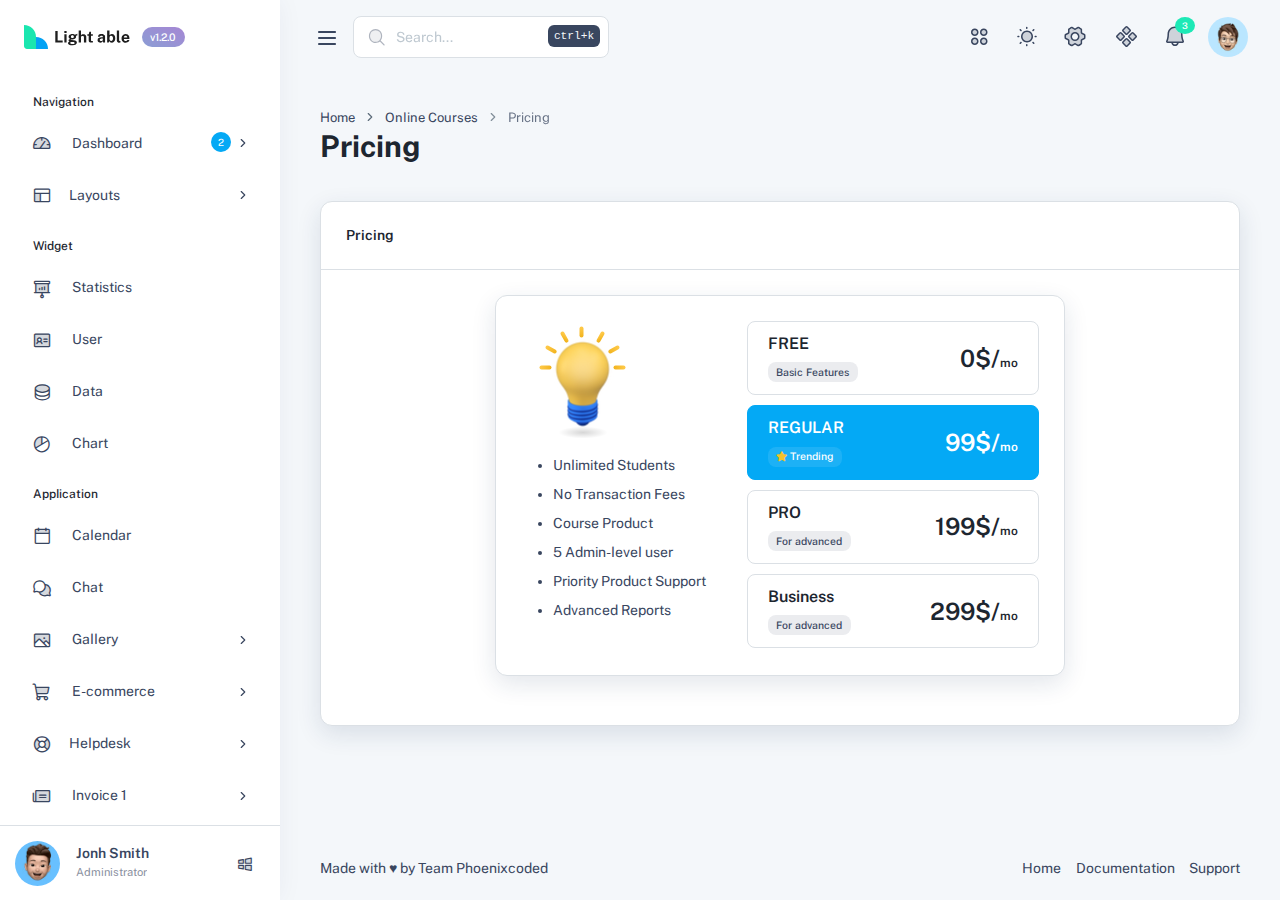
<file: Act27/.tpm/admins/course-pricing.html>
<!doctype html>
<html lang="en">
  <!-- [Head] start -->

  <head>
    <title>Pricing | Light Able Admin & Dashboard Template</title>
    <!-- [Meta] -->
    <meta charset="utf-8" />
    <meta name="viewport" content="width=device-width, initial-scale=1.0, user-scalable=0, minimal-ui" />
    <meta http-equiv="X-UA-Compatible" content="IE=edge" />
    <meta
      name="description"
      content="Light Able admin and dashboard template offer a variety of UI elements and pages, ensuring your admin panel is both fast and effective."
    />
    <meta name="author" content="phoenixcoded" />

    <!-- [Favicon] icon -->
    <link rel="icon" href="../assets/images/favicon.svg" type="image/x-icon" />

    <!-- [Page specific CSS] start -->
    <!-- fileupload-custom css -->
    <link rel="stylesheet" href="../assets/css/plugins/dropzone.min.css" />
    <!-- [Page specific CSS] end -->
    <!-- [Google Font : Public Sans] icon -->
    <link href="https://fonts.googleapis.com/css2?family=Public+Sans:wght@400;500;600;700&amp;display=swap" rel="stylesheet" />
    <!-- [phosphor Icons] https://phosphoricons.com/ -->
    <link rel="stylesheet" href="../assets/fonts/phosphor/duotone/style.css" />
    <!-- [Tabler Icons] https://tablericons.com -->
    <link rel="stylesheet" href="../assets/fonts/tabler-icons.min.css" />
    <!-- [Feather Icons] https://feathericons.com -->
    <link rel="stylesheet" href="../assets/fonts/feather.css" />
    <!-- [Font Awesome Icons] https://fontawesome.com/icons -->
    <link rel="stylesheet" href="../assets/fonts/fontawesome.css" />
    <!-- [Material Icons] https://fonts.google.com/icons -->
    <link rel="stylesheet" href="../assets/fonts/material.css" />
    <!-- [Template CSS Files] -->
    <link rel="stylesheet" href="../assets/css/style.css" id="main-style-link" />
    <link rel="stylesheet" href="../assets/css/style-preset.css" />

  </head>
  <!-- [Head] end -->
  <!-- [Body] Start -->

  <body data-pc-preset="preset-1" data-pc-sidebar-theme="light" data-pc-sidebar-caption="true" data-pc-direction="ltr" data-pc-theme="light">
    <!-- [ Pre-loader ] start -->
<div class="loader-bg">
  <div class="loader-track">
    <div class="loader-fill"></div>
  </div>
</div>
<!-- [ Pre-loader ] End -->
 <!-- [ Sidebar Menu ] start -->
<nav class="pc-sidebar">
  <div class="navbar-wrapper">
    <div class="m-header">
      <a href="../dashboard/index.html" class="b-brand text-primary">
        <!-- ========   Change your logo from here   ============ -->
        <img src="../assets/images/logo-dark.svg" alt="logo image" class="logo-lg" />
        <span class="badge bg-brand-color-2 rounded-pill ms-2 theme-version">v1.2.0</span>
      </a>
    </div>
    <div class="navbar-content">
      <ul class="pc-navbar">
        <li class="pc-item pc-caption">
          <label>Navigation</label>
          <i class="ph-duotone ph-gauge"></i>
        </li>
        <li class="pc-item pc-hasmenu">
          <a href="#!" class="pc-link">
            <span class="pc-micon">
              <i class="ph-duotone ph-gauge"></i>
            </span>
            <span class="pc-mtext">Dashboard</span>
            <span class="pc-arrow"><i data-feather="chevron-right"></i></span>
            <span class="pc-badge">2</span>
          </a>
          <ul class="pc-submenu">
            <li class="pc-item"><a class="pc-link" href="../dashboard/index.html">Analytics</a></li>
            <li class="pc-item"><a class="pc-link" href="../dashboard/affiliate.html">Affiliate</a></li>
            <li class="pc-item"><a class="pc-link" href="../dashboard/finance.html">Finance</a></li>
            <li class="pc-item"><a class="pc-link" href="helpdesk-dashboard.html">Helpdesk</a></li>
            <li class="pc-item"><a class="pc-link" href="../dashboard/invoice.html">Invoice</a></li>
          </ul>
        </li>
        <li class="pc-item pc-hasmenu">
          <a href="#!" class="pc-link"
            ><span class="pc-micon"> <i class="ph-duotone ph-layout"></i></span><span class="pc-mtext">Layouts</span
            ><span class="pc-arrow"><i data-feather="chevron-right"></i></span
          ></a>
          <ul class="pc-submenu">
            <li class="pc-item"><a class="pc-link" href="../demo/layout-horizontal.html">Horizontal</a></li>
            <li class="pc-item"><a class="pc-link" href="../demo/layout-vertical.html">Vertical</a></li>
            <li class="pc-item"><a class="pc-link" href="../demo/layout-vertical-tab.html">Vertical + Tab</a></li>
            <li class="pc-item"><a class="pc-link" href="../demo/layout-tab.html">Tab</a></li>
            <li class="pc-item"><a class="pc-link" href="../demo/layout-2-column.html">2 Column</a></li>
            <li class="pc-item"><a class="pc-link" href="../demo/layout-big-compact.html">Big Compact</a></li>
            <li class="pc-item"><a class="pc-link" href="../demo/layout-compact.html">Compact</a></li>
            <li class="pc-item"><a class="pc-link" href="../demo/layout-moduler.html">Moduler</a></li>
            <li class="pc-item"><a class="pc-link" href="../demo/layout-creative.html">Creative</a></li>
            <li class="pc-item"><a class="pc-link" href="../demo/layout-detached.html">Detached</a></li>
            <li class="pc-item"><a class="pc-link" href="../demo/layout-advanced.html">Advanced</a></li>
            <li class="pc-item"><a class="pc-link" href="../demo/layout-extended.html">Extended</a></li>
          </ul>
        </li>
        <li class="pc-item pc-caption">
          <label>Widget</label>
          <i class="ph-duotone ph-chart-pie"></i>
        </li>
        <li class="pc-item">
          <a href="../widget/w_statistics.html" class="pc-link">
            <span class="pc-micon">
              <i class="ph-duotone ph-projector-screen-chart"></i>
            </span>
            <span class="pc-mtext">Statistics</span>
          </a>
        </li>
        <li class="pc-item">
          <a href="../widget/w_user.html" class="pc-link">
            <span class="pc-micon">
              <i class="ph-duotone ph-identification-card"></i>
            </span>
            <span class="pc-mtext">User</span>
          </a>
        </li>
        <li class="pc-item">
          <a href="../widget/w_data.html" class="pc-link">
            <span class="pc-micon">
              <i class="ph-duotone ph-database"></i>
            </span>
            <span class="pc-mtext">Data</span>
          </a>
        </li>
        <li class="pc-item">
          <a href="../widget/w_chart.html" class="pc-link">
            <span class="pc-micon">
              <i class="ph-duotone ph-chart-pie"></i>
            </span>
            <span class="pc-mtext">Chart</span></a
          >
        </li>
        <li class="pc-item pc-caption">
          <label>Application</label>
          <i class="ph-duotone ph-buildings"></i>
        </li>
        <li class="pc-item">
          <a href="../application/calendar.html" class="pc-link">
            <span class="pc-micon">
              <i class="ph-duotone ph-calendar-blank"></i>
            </span>
            <span class="pc-mtext">Calendar</span></a
          >
        </li>
        <li class="pc-item">
          <a href="../application/chat.html" class="pc-link">
            <span class="pc-micon">
              <i class="ph-duotone ph-chats-circle"></i>
            </span>
            <span class="pc-mtext">Chat</span></a
          >
        </li>
        <li class="pc-item pc-hasmenu">
          <a href="#!" class="pc-link">
            <span class="pc-micon">
              <i class="ph-duotone ph-image"></i>
            </span>
            <span class="pc-mtext">Gallery</span><span class="pc-arrow"><i data-feather="chevron-right"></i></span
          ></a>
          <ul class="pc-submenu">
            <li class="pc-item"><a class="pc-link" href="../application/gallery-grid.html">Grid</a></li>
            <li class="pc-item"><a class="pc-link" href="../application/gallery-masonry.html">Masonry</a></li>
          </ul>
        </li>
        <li class="pc-item pc-hasmenu">
          <a href="#!" class="pc-link">
            <span class="pc-micon">
              <i class="ph-duotone ph-shopping-cart"></i>
            </span>
            <span class="pc-mtext">E-commerce</span><span class="pc-arrow"><i data-feather="chevron-right"></i></span
          ></a>
          <ul class="pc-submenu">
            <li class="pc-item"><a class="pc-link" href="../application/ecom_product.html">Product</a></li>
            <li class="pc-item"><a class="pc-link" href="../application/ecom_product-details.html">Product details</a></li>
            <li class="pc-item"><a class="pc-link" href="../application/ecom_product-list.html">Product List</a></li>
            <li class="pc-item"><a class="pc-link" href="../application/ecom_product-add.html">Add New Product</a></li>
            <li class="pc-item"><a class="pc-link" href="../application/ecom_checkout.html">Checkout</a></li>
          </ul>
        </li>
        <li class="pc-item pc-hasmenu">
          <a href="#!" class="pc-link"
            ><span class="pc-micon"><i class="ph-duotone ph-lifebuoy"></i></span><span class="pc-mtext">Helpdesk</span
            ><span class="pc-arrow"><i data-feather="chevron-right"></i></span
          ></a>
          <ul class="pc-submenu">
            <li class="pc-item"><a class="pc-link" href="helpdesk-dashboard.html">Dashboard</a></li>
            <li class="pc-item pc-hasmenu">
              <a class="pc-link" href="#!"
                >Ticket<span class="pc-arrow"><i data-feather="chevron-right"></i></span
              ></a>
              <ul class="pc-submenu">
                <li class="pc-item"><a class="pc-link" href="helpdesk-create-ticket.html">Create</a></li>
                <li class="pc-item"><a class="pc-link" href="helpdesk-ticket.html">List</a></li>
                <li class="pc-item"><a class="pc-link" href="helpdesk-ticket-details.html">Details</a></li>
              </ul>
            </li>
            <li class="pc-item"><a class="pc-link" href="helpdesk-customer.html">Customer</a></li>
          </ul>
        </li>
        <li class="pc-item pc-hasmenu">
          <a href="#!" class="pc-link">
            <span class="pc-micon">
              <i class="ph-duotone ph-newspaper"></i>
            </span>
            <span class="pc-mtext">Invoice 1</span><span class="pc-arrow"><i data-feather="chevron-right"></i></span
          ></a>
          <ul class="pc-submenu">
            <li class="pc-item"><a class="pc-link" href="../application/invoice-list.html">Invoice List</a></li>
            <li class="pc-item"><a class="pc-link" href="../application/invoice-create.html">Create</a></li>
            <li class="pc-item"><a class="pc-link" href="../application/invoice-view.html">Preview</a></li>
          </ul>
        </li>
        <li class="pc-item pc-hasmenu">
          <a href="#!" class="pc-link"
            ><span class="pc-micon"><i class="ph-duotone ph-newspaper"></i></span><span class="pc-mtext">Invoice 2</span
            ><span class="pc-arrow"><i data-feather="chevron-right"></i></span
          ></a>
          <ul class="pc-submenu">
            <li class="pc-item"><a class="pc-link" href="invoice-dashboard.html">Dashboard</a></li>
            <li class="pc-item"><a class="pc-link" href="invoice-create.html">Create</a></li>
            <li class="pc-item"><a class="pc-link" href="invoice-view.html">Details</a></li>
            <li class="pc-item"><a class="pc-link" href="invoice-list.html">List</a></li>
            <li class="pc-item"><a class="pc-link" href="invoice-edit.html">Edit</a></li>
          </ul>
        </li>
        <li class="pc-item">
          <a href="../application/mail.html" class="pc-link">
            <span class="pc-micon">
              <i class="ph-duotone ph-envelope-open"></i>
            </span>
            <span class="pc-mtext">Mail</span></a
          >
        </li>
        <li class="pc-item pc-hasmenu">
          <a href="#!" class="pc-link">
            <span class="pc-micon">
              <i class="ph-duotone ph-identification-badge"></i>
            </span>
            <span class="pc-mtext">Membership</span>
            <span class="pc-arrow"><i data-feather="chevron-right"></i></span>
          </a>
          <ul class="pc-submenu">
            <li class="pc-item"><a class="pc-link" href="membership-dashboard.html">Dashboard</a></li>
            <li class="pc-item"><a class="pc-link" href="membership-list.html">List</a></li>
            <li class="pc-item"><a class="pc-link" href="membership-pricing.html">Pricing</a></li>
            <li class="pc-item"><a class="pc-link" href="membership-setting.html">Setting</a></li>
          </ul>
        </li>
        <li class="pc-item pc-hasmenu">
          <a href="#!" class="pc-link">
            <span class="pc-micon">
              <i class="ph-duotone ph-books"></i>
            </span>
            <span class="pc-mtext">Online Courses</span>
            <span class="pc-arrow"><i data-feather="chevron-right"></i></span>
          </a>
          <ul class="pc-submenu">
            <li class="pc-item"><a class="pc-link" href="course-dashboard.html">Dashboard</a></li>
            <li class="pc-item pc-hasmenu">
              <a class="pc-link" href="#!"
                >Teacher<span class="pc-arrow"><i data-feather="chevron-right"></i></span
              ></a>
              <ul class="pc-submenu">
                <li class="pc-item"><a class="pc-link" href="course-teacher-list.html">List</a></li>
                <li class="pc-item"><a class="pc-link" href="course-teacher-apply.html">Apply</a></li>
                <li class="pc-item"><a class="pc-link" href="course-teacher-add.html">Add</a></li>
              </ul>
            </li>
            <li class="pc-item pc-hasmenu">
              <a class="pc-link" href="#!"
                >Student<span class="pc-arrow"><i data-feather="chevron-right"></i></span
              ></a>
              <ul class="pc-submenu">
                <li class="pc-item"><a class="pc-link" href="course-student-list.html">list</a></li>
                <li class="pc-item"><a class="pc-link" href="course-student-apply.html">Apply</a></li>
                <li class="pc-item"><a class="pc-link" href="course-student-add.html">Add</a></li>
              </ul>
            </li>
            <li class="pc-item pc-hasmenu">
              <a class="pc-link" href="#!"
                >Courses<span class="pc-arrow"><i data-feather="chevron-right"></i></span
              ></a>
              <ul class="pc-submenu">
                <li class="pc-item"><a class="pc-link" href="course-course-view.html">View</a></li>
                <li class="pc-item"><a class="pc-link" href="course-course-add.html">Add</a></li>
              </ul>
            </li>
            <li class="pc-item"><a class="pc-link" href="course-pricing.html">Pricing</a></li>
            <li class="pc-item"><a class="pc-link" href="course-site.html">Site</a></li>
            <li class="pc-item pc-hasmenu">
              <a class="pc-link" href="#!"
                >Setting<span class="pc-arrow"><i data-feather="chevron-right"></i></span
              ></a>
              <ul class="pc-submenu">
                <li class="pc-item"><a class="pc-link" href="course-setting-payment.html">Payment</a></li>
                <li class="pc-item"><a class="pc-link" href="course-setting-pricing.html">Pricing</a></li>
                <li class="pc-item"><a class="pc-link" href="course-setting-notifications.html">Notifications</a></li>
              </ul>
            </li>
          </ul>
        </li>
        <li class="pc-item">
          <a href="../application/plans.html" class="pc-link">
            <span class="pc-micon">
              <i class="ph-duotone ph-currency-circle-dollar"></i>
            </span>
            <span class="pc-mtext">Plans</span></a
          >
        </li>
        <li class="pc-item pc-hasmenu">
          <a href="#!" class="pc-link">
            <span class="pc-micon">
              <i class="ph-duotone ph-user-circle"></i>
            </span>
            <span class="pc-mtext">Users</span><span class="pc-arrow"><i data-feather="chevron-right"></i></span
          ></a>
          <ul class="pc-submenu">
            <li class="pc-item"><a class="pc-link" href="../application/account-profile.html">Account Profile</a></li>
            <li class="pc-item"><a class="pc-link" href="../application/social-media.html">Social media</a></li>
            <li class="pc-item"><a class="pc-link" href="../application/user-card.html">User Card</a></li>
            <li class="pc-item"><a class="pc-link" href="../application/user-list.html">User List</a></li>
            <li class="pc-item"><a class="pc-link" href="../application/team.html">Team</a></li>
          </ul>
        </li>

        <li class="pc-item pc-caption">
          <label>Pages</label>
          <i class="ph-duotone ph-devices"></i>
        </li>
        <li class="pc-item pc-hasmenu">
          <a href="#!" class="pc-link">
            <span class="pc-micon">
              <i class="ph-duotone ph-shield-checkered"></i>
            </span>
            <span class="pc-mtext">Authentication</span><span class="pc-arrow"><i data-feather="chevron-right"></i></span
          ></a>
          <ul class="pc-submenu">
            <li class="pc-item pc-hasmenu">
              <a href="#!" class="pc-link"
                >Authentication 1<span class="pc-arrow"><i data-feather="chevron-right"></i></span
              ></a>
              <ul class="pc-submenu">
                <li class="pc-item"><a class="pc-link" target="_blank" href="../pages/login-v1.html">Login</a></li>
                <li class="pc-item"><a class="pc-link" target="_blank" href="../pages/register-v1.html">Register</a></li>
                <li class="pc-item"><a class="pc-link" target="_blank" href="../pages/forgot-password-v1.html">Forgot Password</a></li>
                <li class="pc-item"><a class="pc-link" target="_blank" href="../pages/reset-password-v1.html">reset password</a> </li>
                <li class="pc-item"><a class="pc-link" target="_blank" href="../pages/code-verification-v1.html">code verification</a></li>
              </ul>
            </li>
            <li class="pc-item pc-hasmenu">
              <a href="#!" class="pc-link"
                >Authentication 2<span class="pc-arrow"><i data-feather="chevron-right"></i></span
              ></a>
              <ul class="pc-submenu">
                <li class="pc-item"><a class="pc-link" target="_blank" href="../pages/login-v2.html">Login</a></li>
                <li class="pc-item"><a class="pc-link" target="_blank" href="../pages/register-v2.html">Register</a></li>
                <li class="pc-item"><a class="pc-link" target="_blank" href="../pages/forgot-password-v2.html">Forgot password</a> </li>
                <li class="pc-item"><a class="pc-link" target="_blank" href="../pages/reset-password-v2.html">reset password</a> </li>
                <li class="pc-item"><a class="pc-link" target="_blank" href="../pages/code-verification-v2.html">code verification</a></li>
              </ul>
            </li>
            <li class="pc-item"><a class="pc-link" href="../pages/login-modal.html">Login Modal</a></li>
          </ul>
        </li>
        <li class="pc-item pc-hasmenu">
          <a href="#!" class="pc-link">
            <span class="pc-micon">
              <i class="ph-duotone ph-wrench"></i>
            </span>
            <span class="pc-mtext">Maintenance</span><span class="pc-arrow"><i data-feather="chevron-right"></i></span>
          </a>
          <ul class="pc-submenu">
            <li class="pc-item"><a class="pc-link" target="_blank" href="../pages/error-404.html">Error 404</a></li>
            <li class="pc-item"><a class="pc-link" target="_blank" href="../pages/connection-lost.html">Connection lost</a></li>
            <li class="pc-item"><a class="pc-link" target="_blank" href="../pages/under-construction.html">Under Construction</a></li>
            <li class="pc-item"><a class="pc-link" target="_blank" href="../pages/coming-soon.html">Coming soon</a></li>
          </ul>
        </li>
        <li class="pc-item"
          ><a href="../pages/contact-us.html" class="pc-link"
            ><span class="pc-micon"> <i class="ph-duotone ph-target"></i> </span><span class="pc-mtext">Contact Us</span></a
          >
        </li>
        <li class="pc-item"
          ><a href="../index.html" class="pc-link" target="_blank"
            ><span class="pc-micon"> <i class="ph-duotone ph-rocket"></i> </span>
            <span class="pc-mtext pc-icon-link">Landing <i class="ti ti-link text-primary f-14"></i></span>
          </a>
        </li>
        <li class="pc-item"
          ><a href="../pages/loading.html" class="pc-link"
            ><span class="pc-micon"> <i class="ph-duotone ph-fan"></i> </span><span class="pc-mtext">Loading</span></a
          >
        </li>
        <li class="pc-item pc-hasmenu">
          <a href="#!" class="pc-link">
            <span class="pc-micon">
              <i class="ph-duotone ph-magnifying-glass"></i>
            </span>
            <span class="pc-mtext">Search</span><span class="pc-arrow"><i data-feather="chevron-right"></i></span
          ></a>
          <ul class="pc-submenu">
            <li class="pc-item"><a class="pc-link" href="../pages/search-page.html">Search Page</a></li>
            <li class="pc-item"><a class="pc-link" href="../pages/contact-search.html">Contact Search</a></li>
          </ul>
        </li>
        <li class="pc-item">
          <a href="../pages/settings.html" class="pc-link">
            <span class="pc-micon">
              <i class="ph-duotone ph-globe"></i>
            </span>
            <span class="pc-mtext">Site Settings</span>
          </a>
        </li>
        <li class="pc-item pc-caption">
          <label>UI Components</label>
          <i class="ph-duotone ph-compass-tool"></i>
        </li>
        <li class="pc-item">
          <a href="../elements/bc_alert.html" class="pc-link" target="_blank"
            ><span class="pc-micon"> <i class="ph-duotone ph-compass-tool"></i></span>
            <span class="pc-mtext pc-icon-link">Components <i class="ti ti-link text-primary f-14"></i></span>
          </a>
        </li>
        <li class="pc-item">
          <a href="../elements/animation.html" class="pc-link">
            <span class="pc-micon"> <i class="ph-duotone ph-flower"></i> </span><span class="pc-mtext">Animation</span></a
          >
        </li>
        <li class="pc-item pc-hasmenu">
          <a href="#!" class="pc-link"
            ><span class="pc-micon"> <i class="ph-duotone ph-flower-lotus"></i></span><span class="pc-mtext">Icons</span
            ><span class="pc-arrow"><i data-feather="chevron-right"></i></span
          ></a>
          <ul class="pc-submenu">
            <li class="pc-item"><a class="pc-link" href="../elements/icon-feather.html">Feather</a></li>
            <li class="pc-item"><a class="pc-link" href="../elements/icon-fontawesome.html">Font Awesome 5</a></li>
            <li class="pc-item"><a class="pc-link" href="../elements/icon-material.html">Material</a></li>
            <li class="pc-item"><a class="pc-link" href="../elements/icon-tabler.html">Tabler</a></li>
            <li class="pc-item"><a class="pc-link" href="../elements/icon-phosphor.html">Phosphor</a></li>
            <li class="pc-item"><a class="pc-link" href="../elements/icon-custom.html">Custom</a></li>
          </ul>
        </li>
        <li class="pc-item pc-caption">
          <label>Forms</label>
          <i class="ph-duotone ph-textbox"></i>
        </li>
        <li class="pc-item pc-hasmenu">
          <a href="#!" class="pc-link">
            <span class="pc-micon">
              <i class="ph-duotone ph-textbox"></i>
            </span>
            <span class="pc-mtext">Forms Elements</span><span class="pc-arrow"><i data-feather="chevron-right"></i></span
          ></a>
          <ul class="pc-submenu">
            <li class="pc-item"><a class="pc-link" href="../forms/form_elements.html">Form Basic</a></li>
            <li class="pc-item"><a class="pc-link" href="../forms/form_floating.html">Form Floating</a></li>
            <li class="pc-item"><a class="pc-link" href="../forms/form2_basic.html">Form Options</a></li>
            <li class="pc-item"><a class="pc-link" href="../forms/form2_input_group.html">Input Groups</a></li>
            <li class="pc-item"><a class="pc-link" href="../forms/form2_checkbox.html">Checkbox</a></li>
            <li class="pc-item"><a class="pc-link" href="../forms/form2_radio.html">Radio</a></li>
            <li class="pc-item"><a class="pc-link" href="../forms/form2_switch.html">Switch</a></li>
            <li class="pc-item"><a class="pc-link" href="../forms/form2_megaoption.html">Mega option</a></li>
          </ul>
        </li>
        <li class="pc-item pc-hasmenu">
          <a href="#!" class="pc-link">
            <span class="pc-micon">
              <i class="ph-duotone ph-plug-charging"></i>
            </span>
            <span class="pc-mtext">Forms Plugins</span><span class="pc-arrow"><i data-feather="chevron-right"></i></span
          ></a>
          <ul class="pc-submenu">
            <li class="pc-item pc-hasmenu">
              <a class="pc-link" href="#"
                >Date<span class="pc-arrow"><i data-feather="chevron-right"></i></span
              ></a>
              <ul class="pc-submenu">
                <li class="pc-item"><a class="pc-link" href="../forms/form2_datepicker.html">Datepicker</a></li>
                <li class="pc-item"><a class="pc-link" href="../forms/form2_daterangepicker.html">Date Range Picker</a> </li>
                <li class="pc-item"><a class="pc-link" href="../forms/form2_timepicker.html">Timepicker</a></li>
              </ul>
            </li>
            <li class="pc-item pc-hasmenu">
              <a class="pc-link" href="#"
                >Select<span class="pc-arrow"><i data-feather="chevron-right"></i></span
              ></a>
              <ul class="pc-submenu">
                <li class="pc-item"><a class="pc-link" href="../forms/form2_choices.html">Choices js</a></li>
              </ul>
            </li>
            <li class="pc-item"><a class="pc-link" href="../forms/form2_rating.html">Rating</a></li>
            <li class="pc-item"><a class="pc-link" href="../forms/form2_recaptcha.html">Google reCaptcha</a></li>
            <li class="pc-item"><a class="pc-link" href="../forms/form2_inputmask.html">Input Masks</a></li>
            <li class="pc-item"><a class="pc-link" href="../forms/form2_clipboard.html">Clipboard</a></li>
            <li class="pc-item"><a class="pc-link" href="../forms/form2_nouislider.html">Nouislider</a></li>
            <li class="pc-item"><a class="pc-link" href="../forms/form2_switchjs.html">Bootstrap Switch</a></li>
            <li class="pc-item"><a class="pc-link" href="../forms/form2_typeahead.html">Typeahead</a></li>
          </ul>
        </li>
        <li class="pc-item pc-hasmenu">
          <a href="#!" class="pc-link">
            <span class="pc-micon">
              <i class="ph-duotone ph-pen-nib"></i>
            </span>
            <span class="pc-mtext">Text Editors</span><span class="pc-arrow"><i data-feather="chevron-right"></i></span
          ></a>
          <ul class="pc-submenu">
            <li class="pc-item"><a class="pc-link" href="../forms/form2_tinymce.html">Tinymce</a></li>
            <li class="pc-item"><a class="pc-link" href="../forms/form2_quill.html">Quill</a></li>
            <li class="pc-item pc-hasmenu">
              <a class="pc-link" href="#"
                >CK editor<span class="pc-arrow"><i data-feather="chevron-right"></i></span
              ></a>
              <ul class="pc-submenu">
                <li class="pc-item"><a class="pc-link" href="../forms/editor-classic.html">classic</a></li>
                <li class="pc-item"><a class="pc-link" href="../forms/editor-document.html">Document</a></li>
                <li class="pc-item"><a class="pc-link" href="../forms/editor-inline.html">Inline</a></li>
                <li class="pc-item"><a class="pc-link" href="../forms/editor-balloon.html">Balloon</a></li>
              </ul>
            </li>
            <li class="pc-item"><a class="pc-link" href="../forms/form2_markdown.html">Markdown</a></li>
          </ul>
        </li>
        <li class="pc-item pc-hasmenu">
          <a href="#!" class="pc-link">
            <span class="pc-micon">
              <i class="ph-duotone ph-windows-logo"></i>
            </span>
            <span class="pc-mtext">Form Layouts</span><span class="pc-arrow"><i data-feather="chevron-right"></i></span
          ></a>
          <ul class="pc-submenu">
            <li class="pc-item"><a class="pc-link" href="../forms/form2_lay-default.html">Layouts</a></li>
            <li class="pc-item"><a class="pc-link" href="../forms/form2_lay-multicolumn.html">Multicolumn</a></li>
            <li class="pc-item"><a class="pc-link" href="../forms/form2_lay-actionbars.html">Actionbars</a></li>
            <li class="pc-item"><a class="pc-link" href="../forms/form2_lay-stickyactionbars.html">Sticky Action bars</a> </li>
          </ul>
        </li>
        <li class="pc-item pc-hasmenu">
          <a href="#!" class="pc-link">
            <span class="pc-micon">
              <i class="ph-duotone ph-cloud-arrow-up"></i>
            </span>
            <span class="pc-mtext">File upload</span><span class="pc-arrow"><i data-feather="chevron-right"></i></span
          ></a>
          <ul class="pc-submenu">
            <li class="pc-item"><a class="pc-link" href="../forms/file-upload.html">Dropzone</a></li>
            <li class="pc-item"><a class="pc-link" href="../forms/form2_flu-uppy.html">Uppy</a></li>
          </ul>
        </li>
        <li class="pc-item">
          <a href="../forms/form2_wizard.html" class="pc-link">
            <span class="pc-micon">
              <i class="ph-duotone ph-tabs"></i>
            </span>
            <span class="pc-mtext">wizard</span></a
          >
        </li>
        <li class="pc-item">
          <a href="../forms/form-validation.html" class="pc-link">
            <span class="pc-micon">
              <i class="ph-duotone ph-password"></i>
            </span>
            <span class="pc-mtext">Form Validation</span></a
          >
        </li>
        <li class="pc-item"
          ><a href="../forms/image_crop.html" class="pc-link">
            <span class="pc-micon">
              <i class="ph-duotone ph-crop"></i>
            </span>
            <span class="pc-mtext">Image cropper</span></a
          ></li
        >
        <li class="pc-item pc-caption">
          <label>table</label>
          <i class="ph-duotone ph-table"></i>
        </li>
        <li class="pc-item pc-hasmenu">
          <a href="#!" class="pc-link">
            <span class="pc-micon">
              <i class="ph-duotone ph-table"></i>
            </span>
            <span class="pc-mtext">Bootstrap Table</span><span class="pc-arrow"><i data-feather="chevron-right"></i></span
          ></a>
          <ul class="pc-submenu">
            <li class="pc-item"><a class="pc-link" href="../table/tbl_bootstrap.html">Basic table</a></li>
            <li class="pc-item"><a class="pc-link" href="../table/tbl_sizing.html">Sizing table</a></li>
            <li class="pc-item"><a class="pc-link" href="../table/tbl_border.html">Border table</a></li>
            <li class="pc-item"><a class="pc-link" href="../table/tbl_styling.html">Styling table</a></li>
          </ul>
        </li>
        <li class="pc-item pc-hasmenu">
          <a href="#!" class="pc-link">
            <span class="pc-micon">
              <i class="ph-duotone ph-grid-nine"></i>
            </span>
            <span class="pc-mtext">Vanilla Table</span><span class="pc-arrow"><i data-feather="chevron-right"></i></span
          ></a>
          <ul class="pc-submenu">
            <li class="pc-item"><a class="pc-link" href="../table/tbl_dt-simple.html">Basic initialization</a></li>
            <li class="pc-item"><a class="pc-link" href="../table/tbl_dt-dynamic-import.html">Dynamic Import</a></li>
            <li class="pc-item"><a class="pc-link" href="../table/tbl_dt-render-column-cells.html">Render Column Cells</a></li>
            <li class="pc-item"><a class="pc-link" href="../table/tbl_dt-column-manipulation.html">Column Manipulation</a></li>
            <li class="pc-item"><a class="pc-link" href="../table/tbl_dt-datetime-sorting.html">Datetime Sorting</a></li>
            <li class="pc-item"><a class="pc-link" href="../table/tbl_dt-methods.html">Methods</a></li>
            <li class="pc-item"><a class="pc-link" href="../table/tbl_dt-add-rows.html">Add Rows</a></li>
            <li class="pc-item"><a class="pc-link" href="../table/tbl_dt-fetch-api.html">Fetch API</a></li>
            <li class="pc-item"><a class="pc-link" href="../table/tbl_dt-filters.html">Filters</a></li>
            <li class="pc-item"><a class="pc-link" href="../table/tbl_dt-export.html">Export</a></li>
          </ul>
        </li>
        <li class="pc-item pc-hasmenu">
          <a href="#!" class="pc-link">
            <span class="pc-micon">
              <i class="ph-duotone ph-text-columns"></i>
            </span>
            <span class="pc-mtext">Data table</span><span class="pc-arrow"><i data-feather="chevron-right"></i></span
          ></a>
          <ul class="pc-submenu">
            <li class="pc-item"><a class="pc-link" href="../table/dt_advance.html">Advance initialization</a></li>
            <li class="pc-item"><a class="pc-link" href="../table/dt_styling.html">Styling</a></li>
            <li class="pc-item"><a class="pc-link" href="../table/dt_api.html">API</a></li>
            <li class="pc-item"><a class="pc-link" href="../table/dt_plugin.html">Plug-in</a></li>
            <li class="pc-item"><a class="pc-link" href="../table/dt_sources.html">Data sources</a></li>
          </ul>
        </li>
        <li class="pc-item pc-hasmenu">
          <a href="#!" class="pc-link">
            <span class="pc-micon">
              <i class="ph-duotone ph-wall"></i>
            </span>
            <span class="pc-mtext">DT extensions</span><span class="pc-arrow"><i data-feather="chevron-right"></i></span
          ></a>
          <ul class="pc-submenu">
            <li class="pc-item"><a class="pc-link" href="../table/dt_ext_autofill.html">Autofill</a></li>
            <li class="pc-item pc-hasmenu">
              <a href="#!" class="pc-link"
                >Button<span class="pc-arrow"><i data-feather="chevron-right"></i></span
              ></a>
              <ul class="pc-submenu">
                <li class="pc-item"><a class="pc-link" href="../table/dt_ext_basic_buttons.html">Basic button</a></li>
                <li class="pc-item"><a class="pc-link" href="../table/dt_ext_export_buttons.html">Data export</a></li>
              </ul>
            </li>
            <li class="pc-item"><a class="pc-link" href="../table/dt_ext_col_reorder.html">Col reorder</a></li>
            <li class="pc-item"><a class="pc-link" href="../table/dt_ext_fixed_columns.html">Fixed columns</a></li>
            <li class="pc-item"><a class="pc-link" href="../table/dt_ext_fixed_header.html">Fixed header</a></li>
            <li class="pc-item"><a class="pc-link" href="../table/dt_ext_key_table.html">Key table</a></li>
            <li class="pc-item"><a class="pc-link" href="../table/dt_ext_responsive.html">Responsive</a></li>
            <li class="pc-item"><a class="pc-link" href="../table/dt_ext_row_reorder.html">Row reorder</a></li>
            <li class="pc-item"><a class="pc-link" href="../table/dt_ext_scroller.html">Scroller</a></li>
            <li class="pc-item"><a class="pc-link" href="../table/dt_ext_select.html">Select table</a></li>
          </ul>
        </li>
        <li class="pc-item pc-caption">
          <label>Charts &amp; Maps</label>
          <i class="ph-duotone ph-chart-pie-slice"></i>
        </li>
        <li class="pc-item pc-hasmenu">
          <a href="#!" class="pc-link">
            <span class="pc-micon">
              <i class="ph-duotone ph-chart-donut"></i>
            </span>
            <span class="pc-mtext">Charts</span><span class="pc-arrow"><i data-feather="chevron-right"></i></span
          ></a>
          <ul class="pc-submenu">
            <li class="pc-item"><a class="pc-link" href="../chart/chart-apex.html">Apex Chart</a></li>
            <li class="pc-item"><a class="pc-link" href="../chart/chart-peity.html">Peity Chart</a></li>
          </ul>
        </li>
        <li class="pc-item pc-hasmenu">
          <a href="#!" class="pc-link">
            <span class="pc-micon">
              <i class="ph-duotone ph-map-trifold"></i>
            </span>
            <span class="pc-mtext">Maps</span><span class="pc-arrow"><i data-feather="chevron-right"></i></span
          ></a>
          <ul class="pc-submenu">
            <li class="pc-item"><a class="pc-link" href="../chart/map-vector.html">Vector Map</a></li>
            <li class="pc-item"><a class="pc-link" href="../chart/map-gmap.html">Gmaps</a></li>
          </ul>
        </li>

        <li class="pc-item pc-caption">
          <label>Other</label>
          <i class="ph-duotone ph-suitcase"></i>
        </li>
        <li class="pc-item pc-hasmenu">
          <a href="#!" class="pc-link"
            ><span class="pc-micon"> <i class="ph-duotone ph-tree-structure"></i> </span><span class="pc-mtext">Menu levels</span
            ><span class="pc-arrow"><i data-feather="chevron-right"></i></span
          ></a>
          <ul class="pc-submenu">
            <li class="pc-item"><a class="pc-link" href="#!">Level 2.1</a></li>
            <li class="pc-item pc-hasmenu">
              <a href="#!" class="pc-link"
                >Level 2.2<span class="pc-arrow"><i data-feather="chevron-right"></i></span
              ></a>
              <ul class="pc-submenu">
                <li class="pc-item"><a class="pc-link" href="#!">Level 3.1</a></li>
                <li class="pc-item"><a class="pc-link" href="#!">Level 3.2</a></li>
                <li class="pc-item pc-hasmenu">
                  <a href="#!" class="pc-link"
                    >Level 3.3<span class="pc-arrow"><i data-feather="chevron-right"></i></span
                  ></a>
                  <ul class="pc-submenu">
                    <li class="pc-item"><a class="pc-link" href="#!">Level 4.1</a></li>
                    <li class="pc-item"><a class="pc-link" href="#!">Level 4.2</a></li>
                  </ul>
                </li>
              </ul>
            </li>
            <li class="pc-item pc-hasmenu">
              <a href="#!" class="pc-link"
                >Level 2.3<span class="pc-arrow"><i data-feather="chevron-right"></i></span
              ></a>
              <ul class="pc-submenu">
                <li class="pc-item"><a class="pc-link" href="#!">Level 3.1</a></li>
                <li class="pc-item"><a class="pc-link" href="#!">Level 3.2</a></li>
                <li class="pc-item pc-hasmenu">
                  <a href="#!" class="pc-link"
                    >Level 3.3<span class="pc-arrow"><i data-feather="chevron-right"></i></span
                  ></a>
                  <ul class="pc-submenu">
                    <li class="pc-item"><a class="pc-link" href="#!">Level 4.1</a></li>
                    <li class="pc-item"><a class="pc-link" href="#!">Level 4.2</a></li>
                  </ul>
                </li>
              </ul>
            </li>
          </ul>
        </li>
        <li class="pc-item"
          ><a href="../other/sample-page.html" class="pc-link">
            <span class="pc-micon">
              <i class="ph-duotone ph-desktop"></i>
            </span>
            <span class="pc-mtext">Sample page</span></a
          ></li
        >

      </ul>
      <div class="card nav-action-card bg-brand-color-4">
        <div class="card-body" style="background-image: url('../assets/images/layout/nav-card-bg.svg')">
          <h5 class="text-dark">Help Center</h5>
          <p class="text-dark text-opacity-75">Please contact us for more questions.</p>
          <a href="https://phoenixcoded.support-hub.io/" class="btn btn-primary" target="_blank">Go to help Center</a>
        </div>
      </div>
    </div>
    <div class="card pc-user-card">
      <div class="card-body">
        <div class="d-flex align-items-center">
          <div class="flex-shrink-0">
            <img src="../assets/images/user/avatar-1.jpg" alt="user-image" class="user-avtar wid-45 rounded-circle" />
          </div>
          <div class="flex-grow-1 ms-3">
            <div class="dropdown">
              <a href="#" class="arrow-none dropdown-toggle" data-bs-toggle="dropdown" aria-expanded="false" data-bs-offset="0,20">
                <div class="d-flex align-items-center">
                  <div class="flex-grow-1 me-2">
                    <h6 class="mb-0">Jonh Smith</h6>
                    <small>Administrator</small>
                  </div>
                  <div class="flex-shrink-0">
                    <div class="btn btn-icon btn-link-secondary avtar">
                      <i class="ph-duotone ph-windows-logo"></i>
                    </div>
                  </div>
                </div>
              </a>
              <div class="dropdown-menu">
                <ul>
                  <li>
                    <a class="pc-user-links">
                      <i class="ph-duotone ph-user"></i>
                      <span>My Account</span>
                    </a>
                  </li>
                  <li>
                    <a class="pc-user-links">
                      <i class="ph-duotone ph-gear"></i>
                      <span>Settings</span>
                    </a>
                  </li>
                  <li>
                    <a class="pc-user-links">
                      <i class="ph-duotone ph-lock-key"></i>
                      <span>Lock Screen</span>
                    </a>
                  </li>
                  <li>
                    <a class="pc-user-links">
                      <i class="ph-duotone ph-power"></i>
                      <span>Logout</span>
                    </a>
                  </li>
                </ul>
              </div>
            </div>
          </div>
        </div>
      </div>
    </div>
  </div>
</nav>
<!-- [ Sidebar Menu ] end -->
 <!-- [ Header Topbar ] start -->
<header class="pc-header">
  <div class="header-wrapper"> <!-- [Mobile Media Block] start -->
<div class="me-auto pc-mob-drp">
  <ul class="list-unstyled">
    <!-- ======= Menu collapse Icon ===== -->
    <li class="pc-h-item pc-sidebar-collapse">
      <a href="#" class="pc-head-link ms-0" id="sidebar-hide">
        <i class="ti ti-menu-2"></i>
      </a>
    </li>
    <li class="pc-h-item pc-sidebar-popup">
      <a href="#" class="pc-head-link ms-0" id="mobile-collapse">
        <i class="ti ti-menu-2"></i>
      </a>
    </li>
    <li class="dropdown pc-h-item d-inline-flex d-md-none">
      <a
        class="pc-head-link dropdown-toggle arrow-none m-0"
        data-bs-toggle="dropdown"
        href="#"
        role="button"
        aria-haspopup="false"
        aria-expanded="false"
      >
        <i class="ph-duotone ph-magnifying-glass"></i>
      </a>
      <div class="dropdown-menu pc-h-dropdown drp-search">
        <form class="px-3">
          <div class="mb-0 d-flex align-items-center">
            <input type="search" class="form-control border-0 shadow-none" placeholder="Search..." />
            <button class="btn btn-light-secondary btn-search">Search</button>
          </div>
        </form>
      </div>
    </li>
    <li class="pc-h-item d-none d-md-inline-flex">
      <form class="form-search">
        <i class="ph-duotone ph-magnifying-glass icon-search"></i>
        <input type="search" class="form-control" placeholder="Search..." />

        <button class="btn btn-search" style="padding: 0"><kbd>ctrl+k</kbd></button>
      </form>
    </li>
  </ul>
</div>
<!-- [Mobile Media Block end] -->
<div class="ms-auto">
  <ul class="list-unstyled">
    <li class="dropdown pc-h-item d-none d-md-inline-flex">
      <a
        class="pc-head-link dropdown-toggle arrow-none me-0"
        data-bs-toggle="dropdown"
        href="#"
        role="button"
        aria-haspopup="false"
        aria-expanded="false"
      >
        <i class="ph-duotone ph-circles-four"></i>
      </a>
      <div class="dropdown-menu dropdown-qta dropdown-menu-end pc-h-dropdown">
        <div class="overflow-hidden">
          <div class="qta-links m-n1">
            <a href="#!" class="dropdown-item">
              <i class="ph-duotone ph-shopping-cart"></i>
              <span>E-commerce</span>
            </a>
            <a href="#!" class="dropdown-item">
              <i class="ph-duotone ph-lifebuoy"></i>
              <span>Helpdesk</span>
            </a>
            <a href="#!" class="dropdown-item">
              <i class="ph-duotone ph-scroll"></i>
              <span>Invoice</span>
            </a>
            <a href="#!" class="dropdown-item">
              <i class="ph-duotone ph-books"></i>
              <span>Online Courses</span>
            </a>
            <a href="#!" class="dropdown-item">
              <i class="ph-duotone ph-envelope-open"></i>
              <span>Mail</span>
            </a>
            <a href="#!" class="dropdown-item">
              <i class="ph-duotone ph-identification-badge"></i>
              <span>Membership</span>
            </a>
            <a href="#!" class="dropdown-item">
              <i class="ph-duotone ph-chats-circle"></i>
              <span>Chat</span>
            </a>
            <a href="#!" class="dropdown-item">
              <i class="ph-duotone ph-currency-circle-dollar"></i>
              <span>Plans</span>
            </a>
            <a href="#!" class="dropdown-item">
              <i class="ph-duotone ph-user-circle"></i>
              <span>Users</span>
            </a>
          </div>
        </div>
      </div>
    </li>
    <li class="dropdown pc-h-item">
      <a
        class="pc-head-link dropdown-toggle arrow-none me-0"
        data-bs-toggle="dropdown"
        href="#"
        role="button"
        aria-haspopup="false"
        aria-expanded="false"
      >
        <i class="ph-duotone ph-sun-dim"></i>
      </a>
      <div class="dropdown-menu dropdown-menu-end pc-h-dropdown">
        <a href="#!" class="dropdown-item" onclick="layout_change('dark')">
          <i class="ph-duotone ph-moon"></i>
          <span>Dark</span>
        </a>
        <a href="#!" class="dropdown-item" onclick="layout_change('light')">
          <i class="ph-duotone ph-sun-dim"></i>
          <span>Light</span>
        </a>
        <a href="#!" class="dropdown-item" onclick="layout_change_default()">
          <i class="ph-duotone ph-cpu"></i>
          <span>Default</span>
        </a>
      </div>
    </li>
    <li class="pc-h-item">
      <a class="pc-head-link pct-c-btn" href="#" data-bs-toggle="offcanvas" data-bs-target="#offcanvas_pc_layout">
        <i class="ph-duotone ph-gear-six"></i>
      </a>
    </li>
    <li class="dropdown pc-h-item">
      <a
        class="pc-head-link dropdown-toggle arrow-none me-0"
        data-bs-toggle="dropdown"
        href="#"
        role="button"
        aria-haspopup="false"
        aria-expanded="false"
      >
        <i class="ph-duotone ph-diamonds-four"></i>
      </a>
      <div class="dropdown-menu dropdown-menu-end pc-h-dropdown">
        <a href="#!" class="dropdown-item">
          <i class="ph-duotone ph-user"></i>
          <span>My Account</span>
        </a>
        <a href="#!" class="dropdown-item">
          <i class="ph-duotone ph-gear"></i>
          <span>Settings</span>
        </a>
        <a href="#!" class="dropdown-item">
          <i class="ph-duotone ph-lifebuoy"></i>
          <span>Support</span>
        </a>
        <a href="#!" class="dropdown-item">
          <i class="ph-duotone ph-lock-key"></i>
          <span>Lock Screen</span>
        </a>
        <a href="#!" class="dropdown-item">
          <i class="ph-duotone ph-power"></i>
          <span>Logout</span>
        </a>
      </div>
    </li>
    <li class="dropdown pc-h-item">
      <a
        class="pc-head-link dropdown-toggle arrow-none me-0"
        data-bs-toggle="dropdown"
        href="#"
        role="button"
        aria-haspopup="false"
        aria-expanded="false"
      >
        <i class="ph-duotone ph-bell"></i>
        <span class="badge bg-success pc-h-badge">3</span>
      </a>
      <div class="dropdown-menu dropdown-notification dropdown-menu-end pc-h-dropdown">
        <div class="dropdown-header d-flex align-items-center justify-content-between">
          <h5 class="m-0">Notifications</h5>
          <ul class="list-inline ms-auto mb-0">
            <li class="list-inline-item">
              <a href="../application/mail.html" class="avtar avtar-s btn-link-hover-primary">
                <i class="ti ti-link f-18"></i>
              </a>
            </li>
          </ul>
        </div>
        <div class="dropdown-body text-wrap header-notification-scroll position-relative" style="max-height: calc(100vh - 235px)">
          <ul class="list-group list-group-flush">
            <li class="list-group-item">
              <p class="text-span">Today</p>
              <div class="d-flex">
                <div class="flex-shrink-0">
                  <img src="../assets/images/user/avatar-2.jpg" alt="user-image" class="user-avtar avtar avtar-s" />
                </div>
                <div class="flex-grow-1 ms-3">
                  <div class="d-flex">
                    <div class="flex-grow-1 me-3 position-relative">
                      <h6 class="mb-0 text-truncate">Keefe Bond added new tags to 💪 Design system</h6>
                    </div>
                    <div class="flex-shrink-0">
                      <span class="text-sm">2 min ago</span>
                    </div>
                  </div>
                  <p class="position-relative mt-1 mb-2"
                    ><br /><span class="text-truncate"
                      >Lorem Ipsum has been the industry's standard dummy text ever since the 1500s.</span
                    ></p
                  >
                  <span class="badge bg-light-primary border border-primary me-1 mt-1">web design</span>
                  <span class="badge bg-light-warning border border-warning me-1 mt-1">Dashobard</span>
                  <span class="badge bg-light-success border border-success me-1 mt-1">Design System</span>
                </div>
              </div>
            </li>
            <li class="list-group-item">
              <div class="d-flex">
                <div class="flex-shrink-0">
                  <div class="avtar avtar-s bg-light-primary">
                    <i class="ph-duotone ph-chats-teardrop f-18"></i>
                  </div>
                </div>
                <div class="flex-grow-1 ms-3">
                  <div class="d-flex">
                    <div class="flex-grow-1 me-3 position-relative">
                      <h6 class="mb-0 text-truncate">Message</h6>
                    </div>
                    <div class="flex-shrink-0">
                      <span class="text-sm">1 hour ago</span>
                    </div>
                  </div>
                  <p class="position-relative mt-1 mb-2"
                    ><br /><span class="text-truncate"
                      >Lorem Ipsum has been the industry's standard dummy text ever since the 1500s.</span
                    ></p
                  >
                </div>
              </div>
            </li>
            <li class="list-group-item">
              <p class="text-span">Yesterday</p>
              <div class="d-flex">
                <div class="flex-shrink-0">
                  <div class="avtar avtar-s bg-light-danger">
                    <i class="ph-duotone ph-user f-18"></i>
                  </div>
                </div>
                <div class="flex-grow-1 ms-3">
                  <div class="d-flex">
                    <div class="flex-grow-1 me-3 position-relative">
                      <h6 class="mb-0 text-truncate">Challenge invitation</h6>
                    </div>
                    <div class="flex-shrink-0">
                      <span class="text-sm">12 hour ago</span>
                    </div>
                  </div>
                  <p class="position-relative mt-1 mb-2"
                    ><br /><span class="text-truncate"><strong> Jonny aber </strong> invites to join the challenge</span></p
                  >
                  <button class="btn btn-sm rounded-pill btn-outline-secondary me-2">Decline</button>
                  <button class="btn btn-sm rounded-pill btn-primary">Accept</button>
                </div>
              </div>
            </li>
            <li class="list-group-item">
              <div class="d-flex">
                <div class="flex-shrink-0">
                  <div class="avtar avtar-s bg-light-info">
                    <i class="ph-duotone ph-notebook f-18"></i>
                  </div>
                </div>
                <div class="flex-grow-1 ms-3">
                  <div class="d-flex">
                    <div class="flex-grow-1 me-3 position-relative">
                      <h6 class="mb-0 text-truncate">Forms</h6>
                    </div>
                    <div class="flex-shrink-0">
                      <span class="text-sm">2 hour ago</span>
                    </div>
                  </div>
                  <p class="position-relative mt-1 mb-2"
                    >Lorem Ipsum is simply dummy text of the printing and typesetting industry. Lorem Ipsum has been the industry's standard
                    dummy text ever since the 1500s.</p
                  >
                </div>
              </div>
            </li>
            <li class="list-group-item">
              <div class="d-flex">
                <div class="flex-shrink-0">
                  <img src="../assets/images/user/avatar-2.jpg" alt="user-image" class="user-avtar avtar avtar-s" />
                </div>
                <div class="flex-grow-1 ms-3">
                  <div class="d-flex">
                    <div class="flex-grow-1 me-3 position-relative">
                      <h6 class="mb-0 text-truncate">Keefe Bond added new tags to 💪 Design system</h6>
                    </div>
                    <div class="flex-shrink-0">
                      <span class="text-sm">2 min ago</span>
                    </div>
                  </div>
                  <p class="position-relative mt-1 mb-2"
                    ><br /><span class="text-truncate"
                      >Lorem Ipsum has been the industry's standard dummy text ever since the 1500s.</span
                    ></p
                  >
                  <button class="btn btn-sm rounded-pill btn-outline-secondary me-2">Decline</button>
                  <button class="btn btn-sm rounded-pill btn-primary">Accept</button>
                </div>
              </div>
            </li>
            <li class="list-group-item">
              <div class="d-flex">
                <div class="flex-shrink-0">
                  <div class="avtar avtar-s bg-light-success">
                    <i class="ph-duotone ph-shield-checkered f-18"></i>
                  </div>
                </div>
                <div class="flex-grow-1 ms-3">
                  <div class="d-flex">
                    <div class="flex-grow-1 me-3 position-relative">
                      <h6 class="mb-0 text-truncate">Security</h6>
                    </div>
                    <div class="flex-shrink-0">
                      <span class="text-sm">5 hour ago</span>
                    </div>
                  </div>
                  <p class="position-relative mt-1 mb-2"
                    >Lorem Ipsum is simply dummy text of the printing and typesetting industry. Lorem Ipsum has been the industry's standard
                    dummy text ever since the 1500s.</p
                  >
                </div>
              </div>
            </li>
          </ul>
        </div>
        <div class="dropdown-footer">
          <div class="row g-3">
            <div class="col-6">
              <div class="d-grid"><button class="btn btn-primary">Archive all</button></div>
            </div>
            <div class="col-6">
              <div class="d-grid"><button class="btn btn-outline-secondary">Mark all as read</button></div>
            </div>
          </div>
        </div>
      </div>
    </li>
    <li class="dropdown pc-h-item header-user-profile">
      <a
        class="pc-head-link dropdown-toggle arrow-none me-0"
        data-bs-toggle="dropdown"
        href="#"
        role="button"
        aria-haspopup="false"
        data-bs-auto-close="outside"
        aria-expanded="false"
      >
        <img src="../assets/images/user/avatar-2.jpg" alt="user-image" class="user-avtar" />
      </a>
      <div class="dropdown-menu dropdown-user-profile dropdown-menu-end pc-h-dropdown">
        <div class="dropdown-header d-flex align-items-center justify-content-between">
          <h5 class="m-0">Profile</h5>
        </div>
        <div class="dropdown-body">
          <div class="profile-notification-scroll position-relative" style="max-height: calc(100vh - 225px)">
            <ul class="list-group list-group-flush w-100">
              <li class="list-group-item">
                <div class="d-flex align-items-center">
                  <div class="flex-shrink-0">
                    <img src="../assets/images/user/avatar-2.jpg" alt="user-image" class="wid-50 rounded-circle" />
                  </div>
                  <div class="flex-grow-1 mx-3">
                    <h5 class="mb-0">Carson Darrin</h5>
                    <a class="link-primary" href="mailto:carson.darrin@company.io">carson.darrin@company.io</a>
                  </div>
                  <span class="badge bg-primary">PRO</span>
                </div>
              </li>
              <li class="list-group-item">
                <a href="#" class="dropdown-item">
                  <span class="d-flex align-items-center">
                    <i class="ph-duotone ph-key"></i>
                    <span>Change password</span>
                  </span>
                </a>
                <a href="#" class="dropdown-item">
                  <span class="d-flex align-items-center">
                    <i class="ph-duotone ph-envelope-simple"></i>
                    <span>Recently mail</span>
                  </span>
                  <div class="user-group">
                    <img src="../assets/images/user/avatar-1.jpg" alt="user-image" class="avtar" />
                    <img src="../assets/images/user/avatar-2.jpg" alt="user-image" class="avtar" />
                    <img src="../assets/images/user/avatar-3.jpg" alt="user-image" class="avtar" />
                  </div>
                </a>
                <a href="#" class="dropdown-item">
                  <span class="d-flex align-items-center">
                    <i class="ph-duotone ph-calendar-blank"></i>
                    <span>Schedule meetings</span>
                  </span>
                </a>
              </li>
              <li class="list-group-item">
                <a href="#" class="dropdown-item">
                  <span class="d-flex align-items-center">
                    <i class="ph-duotone ph-heart"></i>
                    <span>Favorite</span>
                  </span>
                </a>
                <a href="#" class="dropdown-item">
                  <span class="d-flex align-items-center">
                    <i class="ph-duotone ph-arrow-circle-down"></i>
                    <span>Download</span>
                  </span>
                  <span class="avtar avtar-xs rounded-circle bg-danger text-white">10</span>
                </a>
              </li>
              <li class="list-group-item">
                <div class="dropdown-item">
                  <span class="d-flex align-items-center">
                    <i class="ph-duotone ph-globe-hemisphere-west"></i>
                    <span>Languages</span>
                  </span>
                  <span class="flex-shrink-0">
                    <select class="form-select bg-transparent form-select-sm border-0 shadow-none">
                      <option value="1">English</option>
                      <option value="2">Spain</option>
                      <option value="3">Arbic</option>
                    </select>
                  </span>
                </div>
                <a href="#" class="dropdown-item">
                  <span class="d-flex align-items-center">
                    <i class="ph-duotone ph-flag"></i>
                    <span>Country</span>
                  </span>
                </a>
                <div class="dropdown-item">
                  <span class="d-flex align-items-center">
                    <i class="ph-duotone ph-moon"></i>
                    <span>Dark mode</span>
                  </span>
                  <div class="form-check form-switch form-check-reverse m-0">
                    <input class="form-check-input f-18" id="dark-mode" type="checkbox" onclick="dark_mode()" role="switch" />
                  </div>
                </div>
              </li>
              <li class="list-group-item">
                <a href="#" class="dropdown-item">
                  <span class="d-flex align-items-center">
                    <i class="ph-duotone ph-user-circle"></i>
                    <span>Edit profile</span>
                  </span>
                </a>
                <a href="#" class="dropdown-item">
                  <span class="d-flex align-items-center">
                    <i class="ph-duotone ph-star text-warning"></i>
                    <span>Upgrade account</span>
                    <span class="badge bg-light-success border border-success ms-2">NEW</span>
                  </span>
                </a>
                <a href="#" class="dropdown-item">
                  <span class="d-flex align-items-center">
                    <i class="ph-duotone ph-bell"></i>
                    <span>Notifications</span>
                  </span>
                </a>
                <a href="#" class="dropdown-item">
                  <span class="d-flex align-items-center">
                    <i class="ph-duotone ph-gear-six"></i>
                    <span>Settings</span>
                  </span>
                </a>
              </li>
              <li class="list-group-item">
                <a href="#" class="dropdown-item">
                  <span class="d-flex align-items-center">
                    <i class="ph-duotone ph-plus-circle"></i>
                    <span>Add account</span>
                  </span>
                </a>
                <a href="#" class="dropdown-item">
                  <span class="d-flex align-items-center">
                    <i class="ph-duotone ph-power"></i>
                    <span>Logout</span>
                  </span>
                </a>
              </li>
            </ul>
          </div>
        </div>
      </div>
    </li>
  </ul>
</div>
 </div>
</header>
<!-- [ Header ] end -->



    <!-- [ Main Content ] start -->
    <div class="pc-container">
      <div class="pc-content">
        <!-- [ breadcrumb ] start -->
        <div class="page-header">
          <div class="page-block">
            <div class="row align-items-center">
              <div class="col-md-12">
                <ul class="breadcrumb">
                  <li class="breadcrumb-item"><a href="../dashboard/index.html">Home</a></li>
                  <li class="breadcrumb-item"><a href="javascript: void(0)">Online Courses</a></li>
                  <li class="breadcrumb-item" aria-current="page">Pricing</li>
                </ul>
              </div>
              <div class="col-md-12">
                <div class="page-header-title">
                  <h2 class="mb-0">Pricing</h2>
                </div>
              </div>
            </div>
          </div>
        </div>
        <!-- [ breadcrumb ] end -->


        <!-- [ Main Content ] start -->
        <div class="row">
          <div class="col-12">
            <div class="card">
              <div class="card-header">
                <h5 class="mb-0">Pricing</h5>
              </div>
              <div class="card-body">
                <div class="row justify-content-center">
                  <div class="col-md-10 col-lg-8 col-xxl-6">
                    <div class="card border">
                      <div class="card-body">
                        <div class="row">
                          <div class="col-sm-5">
                            <img src="../assets/images/admin/img-bulb.svg" alt="images" class="img-fluid" />
                            <ul class="d-flex flex-column gap-2 mt-3">
                              <li>Unlimited Students</li>
                              <li>No Transaction Fees</li>
                              <li>Course Product</li>
                              <li>5 Admin-level user</li>
                              <li>Priority Product Support</li>
                              <li>Advanced Reports</li>
                            </ul>
                          </div>
                          <div class="col-sm-7">
                            <div class="course-price">
                              <div class="form-check p-0">
                                <input type="radio" name="radio1" class="form-check-input input-primary" id="customCheckdef1" />
                                <label class="form-check-label d-block" for="customCheckdef1">
                                  <span class="d-flex align-items-center">
                                    <span class="flex-grow-1 me-3">
                                      <span class="h5 d-block">FREE</span>
                                      <span class="badge">Basic Features</span>
                                    </span>
                                    <span class="flex-shrink-0">
                                      <span class="h3 mb-0">0$/<span class="text-sm">mo</span></span>
                                    </span>
                                  </span>
                                </label>
                              </div>
                              <div class="form-check p-0">
                                <input type="radio" name="radio1" class="form-check-input input-primary" id="customCheckdef2" checked />
                                <label class="form-check-label d-block" for="customCheckdef2">
                                  <span class="d-flex align-items-center">
                                    <span class="flex-grow-1 me-3">
                                      <span class="h5 d-block">REGULAR</span>
                                      <span class="badge"><i class="fas fa-star text-warning f-10"></i> Trending</span>
                                    </span>
                                    <span class="flex-shrink-0">
                                      <span class="h3 mb-0">99$/<span class="text-sm">mo</span></span>
                                    </span>
                                  </span>
                                </label>
                              </div>
                              <div class="form-check p-0">
                                <input type="radio" name="radio1" class="form-check-input input-primary" id="customCheckdef3" />
                                <label class="form-check-label d-block" for="customCheckdef3">
                                  <span class="d-flex align-items-center">
                                    <span class="flex-grow-1 me-3">
                                      <span class="h5 d-block">PRO</span>
                                      <span class="badge">For advanced</span>
                                    </span>
                                    <span class="flex-shrink-0">
                                      <span class="h3 mb-0">199$/<span class="text-sm">mo</span></span>
                                    </span>
                                  </span>
                                </label>
                              </div>
                              <div class="form-check p-0">
                                <input type="radio" name="radio1" class="form-check-input input-primary" id="customCheckdef4" />
                                <label class="form-check-label d-block" for="customCheckdef4">
                                  <span class="d-flex align-items-center">
                                    <span class="flex-grow-1 me-3">
                                      <span class="h5 d-block">Business</span>
                                      <span class="badge">For advanced</span>
                                    </span>
                                    <span class="flex-shrink-0">
                                      <span class="h3 mb-0">299$/<span class="text-sm">mo</span></span>
                                    </span>
                                  </span>
                                </label>
                              </div>
                            </div>
                          </div>
                        </div>
                      </div>
                    </div>
                  </div>
                </div>
              </div>
            </div>
          </div>
        </div>
        <!-- [ Main Content ] end -->
      </div>
    </div>
    <!-- [ Main Content ] end -->
    <footer class="pc-footer">
      <div class="footer-wrapper container-fluid">
        <div class="row">
          <div class="col-sm-6 my-1">
            <p class="m-0">Made with &#9829; by Team <a href="https://themeforest.net/user/phoenixcoded" target="_blank"> Phoenixcoded</a></p>
          </div>
          <div class="col-sm-6 ms-auto my-1">
            <ul class="list-inline footer-link mb-0 justify-content-sm-end d-flex">
              <li class="list-inline-item"><a href="../index.html">Home</a></li>
              <li class="list-inline-item"><a href="https://pcoded.gitbook.io/light-able/" target="_blank">Documentation</a></li>
              <li class="list-inline-item"><a href="https://phoenixcoded.support-hub.io/" target="_blank">Support</a></li>
            </ul>
          </div>
        </div>
      </div>
    </footer>
 <!-- Required Js -->
<script src="../assets/js/plugins/popper.min.js"></script>
<script src="../assets/js/plugins/simplebar.min.js"></script>
<script src="../assets/js/plugins/bootstrap.min.js"></script>
<script src="../assets/js/fonts/custom-font.js"></script>
<script src="../assets/js/pcoded.js"></script>
<script src="../assets/js/plugins/feather.min.js"></script>

   
<script>
  layout_change('light');
</script>
   
<script>
  layout_sidebar_change('light');
</script>
  
<script>
  change_box_container('false');
</script>
 
<script>
  layout_caption_change('true');
</script>
   
<script>
  layout_rtl_change('false');
</script>
 
<script>
  preset_change('preset-1');
</script>


    <!-- [Page Specific JS] start -->
    <!-- file-upload Js -->
    <script src="../assets/js/plugins/dropzone-amd-module.min.js"></script>
    <!-- [Page Specific JS] end -->
    <div class="offcanvas border-0 pct-offcanvas offcanvas-end" tabindex="-1" id="offcanvas_pc_layout">
      <div class="offcanvas-header justify-content-between">
        <h5 class="offcanvas-title">Settings</h5>
        <button type="button" class="btn btn-icon btn-link-danger" data-bs-dismiss="offcanvas" aria-label="Close"
          ><i class="ti ti-x"></i
        ></button>
      </div>
      <div class="pct-body customizer-body">
        <div class="offcanvas-body py-0">
          <ul class="list-group list-group-flush">
            <li class="list-group-item">
              <div class="pc-dark">
                <h6 class="mb-1">Theme Mode</h6>
                <p class="text-muted text-sm">Choose light or dark mode or Auto</p>
                <div class="row theme-color theme-layout">
                  <div class="col-4">
                    <div class="d-grid">
                      <button class="preset-btn btn active" data-value="true" onclick="layout_change('light');">
                        <span class="btn-label">Light</span>
                        <span class="pc-lay-icon"><span></span><span></span><span></span><span></span></span>
                      </button>
                    </div>
                  </div>
                  <div class="col-4">
                    <div class="d-grid">
                      <button class="preset-btn btn" data-value="false" onclick="layout_change('dark');">
                        <span class="btn-label">Dark</span>
                        <span class="pc-lay-icon"><span></span><span></span><span></span><span></span></span>
                      </button>
                    </div>
                  </div>
                  <div class="col-4">
                    <div class="d-grid">
                      <button
                        class="preset-btn btn"
                        data-value="default"
                        onclick="layout_change_default();"
                        data-bs-toggle="tooltip"
                        title="Automatically sets the theme based on user's operating system's color scheme."
                      >
                        <span class="btn-label">Default</span>
                        <span class="pc-lay-icon d-flex align-items-center justify-content-center">
                          <i class="ph-duotone ph-cpu"></i>
                        </span>
                      </button>
                    </div>
                  </div>
                </div>
              </div>
            </li>
            <li class="list-group-item">
              <h6 class="mb-1">Sidebar Theme</h6>
              <p class="text-muted text-sm">Choose Sidebar Theme</p>
              <div class="row theme-color theme-sidebar-color">
                <div class="col-6">
                  <div class="d-grid">
                    <button class="preset-btn btn" data-value="true" onclick="layout_sidebar_change('dark');">
                      <span class="btn-label">Dark</span>
                      <span class="pc-lay-icon"><span></span><span></span><span></span><span></span></span>
                    </button>
                  </div>
                </div>
                <div class="col-6">
                  <div class="d-grid">
                    <button class="preset-btn btn active" data-value="false" onclick="layout_sidebar_change('light');">
                      <span class="btn-label">Light</span>
                      <span class="pc-lay-icon"><span></span><span></span><span></span><span></span></span>
                    </button>
                  </div>
                </div>
              </div>
            </li>
            <li class="list-group-item">
              <h6 class="mb-1">Accent color</h6>
              <p class="text-muted text-sm">Choose your primary theme color</p>
              <div class="theme-color preset-color">
                <a href="#!" class="active" data-value="preset-1"><i class="ti ti-check"></i></a>
                <a href="#!" data-value="preset-2"><i class="ti ti-check"></i></a>
                <a href="#!" data-value="preset-3"><i class="ti ti-check"></i></a>
                <a href="#!" data-value="preset-4"><i class="ti ti-check"></i></a>
                <a href="#!" data-value="preset-5"><i class="ti ti-check"></i></a>
                <a href="#!" data-value="preset-6"><i class="ti ti-check"></i></a>
                <a href="#!" data-value="preset-7"><i class="ti ti-check"></i></a>
                <a href="#!" data-value="preset-8"><i class="ti ti-check"></i></a>
                <a href="#!" data-value="preset-9"><i class="ti ti-check"></i></a>
                <a href="#!" data-value="preset-10"><i class="ti ti-check"></i></a>
              </div>
            </li>
            <li class="list-group-item">
              <h6 class="mb-1">Sidebar Caption</h6>
              <p class="text-muted text-sm">Sidebar Caption Hide/Show</p>
              <div class="row theme-color theme-nav-caption">
                <div class="col-6">
                  <div class="d-grid">
                    <button class="preset-btn btn active" data-value="true" onclick="layout_caption_change('true');">
                      <span class="btn-label">Caption Show</span>
                      <span class="pc-lay-icon"
                        ><span></span><span></span><span><span></span><span></span></span><span></span
                      ></span>
                    </button>
                  </div>
                </div>
                <div class="col-6">
                  <div class="d-grid">
                    <button class="preset-btn btn" data-value="false" onclick="layout_caption_change('false');">
                      <span class="btn-label">Caption Hide</span>
                      <span class="pc-lay-icon"
                        ><span></span><span></span><span><span></span><span></span></span><span></span
                      ></span>
                    </button>
                  </div>
                </div>
              </div>
            </li>
            <li class="list-group-item">
              <div class="pc-rtl">
                <h6 class="mb-1">Theme Layout</h6>
                <p class="text-muted text-sm">LTR/RTL</p>
                <div class="row theme-color theme-direction">
                  <div class="col-6">
                    <div class="d-grid">
                      <button class="preset-btn btn active" data-value="false" onclick="layout_rtl_change('false');">
                        <span class="btn-label">LTR</span>
                        <span class="pc-lay-icon"><span></span><span></span><span></span><span></span></span>
                      </button>
                    </div>
                  </div>
                  <div class="col-6">
                    <div class="d-grid">
                      <button class="preset-btn btn" data-value="true" onclick="layout_rtl_change('true');">
                        <span class="btn-label">RTL</span>
                        <span class="pc-lay-icon"><span></span><span></span><span></span><span></span></span>
                      </button>
                    </div>
                  </div>
                </div>
              </div>
            </li>
            <li class="list-group-item pc-box-width">
              <div class="pc-container-width">
                <h6 class="mb-1">Layout Width</h6>
                <p class="text-muted text-sm">Choose Full or Container Layout</p>
                <div class="row theme-color theme-container">
                  <div class="col-6">
                    <div class="d-grid">
                      <button class="preset-btn btn active" data-value="false" onclick="change_box_container('false')">
                        <span class="btn-label">Full Width</span>
                        <span class="pc-lay-icon"
                          ><span></span><span></span><span></span><span><span></span></span
                        ></span>
                      </button>
                    </div>
                  </div>
                  <div class="col-6">
                    <div class="d-grid">
                      <button class="preset-btn btn" data-value="true" onclick="change_box_container('true')">
                        <span class="btn-label">Fixed Width</span>
                        <span class="pc-lay-icon"
                          ><span></span><span></span><span></span><span><span></span></span
                        ></span>
                      </button>
                    </div>
                  </div>
                </div>
              </div>
            </li>
            <li class="list-group-item">
              <div class="d-grid">
                <button class="btn btn-light-danger" id="layoutreset">Reset Layout</button>
              </div>
            </li>
          </ul>
        </div>
      </div>
    </div>

  </body>
  <!-- [Body] end -->
</html>
</file>
<file: main.css>
body {
  background-color: #8c2baa;
  display: flex;
  justify-content: center;
  align-items: center;
  height: 100vh;
  font-family: Arial, sans-serif;
}
form {
  background-color: #f09ae4;
  padding: 20px;
  border: 2px solid #0b5783;
  border-radius: 10px;
  width: 650px;
}
legend {
  color: #0d83c7;
  font-size: 1.5em;
  font-weight: bold;
}
label {
  color: #0d83c7;
  display: block;
  margin-bottom: 5px;
}
input[type="email"],
input[type="password"] {
  width: 100%;
  padding: 8px;
  margin-bottom: 10px;
  background-color: #ffffff;
  border: 1px solid #0b5783;
  border-radius: 5px;
}
fieldset {
  border: 1px solid #0b5783;
  margin-bottom: 10px;
}
input[type="radio"] {
  margin-right: 5px;
}
label[for="administrador"] {
  background-color: #1f75fe;
  color: white;
}
label[for="gerente"] {
  background-color: #7fe685;
  color: black;
}
label[for="propietario"] {
  background-color: #ffef96;
  color: black;
}
label[for="agente"] {
  background-color: #ffb347;
  color: black;
}
label[for="prospecto"] {
  background-color: #ff6961;
  color: white;
}
button {
  background-color: #ffffff;
  padding: 10px 15px;
  border: none;
  border-radius: 5px;
  cursor: pointer;
}
a {
  display: block;
  margin-top: 10px;
  text-align: start;
  color: #5b34e3;
  text-decoration: none;
}
a:hover {
  text-decoration: underline;
}
</file>
<file: Act27/.tpm/assets/fonts/phosphor/duotone/style.css>
@font-face {
  font-family: 'Phosphor-Duotone';
  src:
    url('Phosphor-Duotone.woff') format('woff'),
    url('Phosphor-Duotone.ttf') format('truetype'),
    url('Phosphor-Duotone.svg#Phosphor-Duotone') format('svg');
  font-weight: normal;
  font-style: normal;
  font-display: block;
}

.ph-duotone {
  /* use !important to prevent issues with browser extensions that change fonts */
  font-family: 'Phosphor-Duotone' !important;
  speak: never;
  font-style: normal;
  font-weight: normal;
  font-variant: normal;
  text-transform: none;
  line-height: 1;

  /* Better Font Rendering =========== */
  -webkit-font-smoothing: antialiased;
  -moz-osx-font-smoothing: grayscale;
}

.ph-duotone.ph-address-book:before {
  content: '\e900';
  opacity: 0.2;
}
.ph-duotone.ph-address-book:after {
  content: '\e901';
  margin-left: -1em;
}
.ph-duotone.ph-airplane:before {
  content: '\e902';
  opacity: 0.2;
}
.ph-duotone.ph-airplane:after {
  content: '\e903';
  margin-left: -1em;
}
.ph-duotone.ph-airplane-in-flight:before {
  content: '\e904';
  opacity: 0.2;
}
.ph-duotone.ph-airplane-in-flight:after {
  content: '\e905';
  margin-left: -1em;
}
.ph-duotone.ph-airplane-landing:before {
  content: '\e906';
  opacity: 0.2;
}
.ph-duotone.ph-airplane-landing:after {
  content: '\e907';
  margin-left: -1em;
}
.ph-duotone.ph-airplane-takeoff:before {
  content: '\e908';
  opacity: 0.2;
}
.ph-duotone.ph-airplane-takeoff:after {
  content: '\e909';
  margin-left: -1em;
}
.ph-duotone.ph-airplane-tilt:before {
  content: '\e90a';
  opacity: 0.2;
}
.ph-duotone.ph-airplane-tilt:after {
  content: '\e90b';
  margin-left: -1em;
}
.ph-duotone.ph-airplay:before {
  content: '\e90c';
  opacity: 0.2;
}
.ph-duotone.ph-airplay:after {
  content: '\e90d';
  margin-left: -1em;
}
.ph-duotone.ph-air-traffic-control:before {
  content: '\e90e';
  opacity: 0.2;
}
.ph-duotone.ph-air-traffic-control:after {
  content: '\e90f';
  margin-left: -1em;
}
.ph-duotone.ph-alarm:before {
  content: '\e910';
  opacity: 0.2;
}
.ph-duotone.ph-alarm:after {
  content: '\e911';
  margin-left: -1em;
}
.ph-duotone.ph-alien:before {
  content: '\e912';
  opacity: 0.2;
}
.ph-duotone.ph-alien:after {
  content: '\e913';
  margin-left: -1em;
}
.ph-duotone.ph-align-bottom:before {
  content: '\e914';
  opacity: 0.2;
}
.ph-duotone.ph-align-bottom:after {
  content: '\e915';
  margin-left: -1em;
}
.ph-duotone.ph-align-bottom-simple:before {
  content: '\e916';
  opacity: 0.2;
}
.ph-duotone.ph-align-bottom-simple:after {
  content: '\e917';
  margin-left: -1em;
}
.ph-duotone.ph-align-center-horizontal:before {
  content: '\e918';
  opacity: 0.2;
}
.ph-duotone.ph-align-center-horizontal:after {
  content: '\e919';
  margin-left: -1em;
}
.ph-duotone.ph-align-center-horizontal-simple:before {
  content: '\e91a';
  opacity: 0.2;
}
.ph-duotone.ph-align-center-horizontal-simple:after {
  content: '\e91b';
  margin-left: -1em;
}
.ph-duotone.ph-align-center-vertical:before {
  content: '\e91c';
  opacity: 0.2;
}
.ph-duotone.ph-align-center-vertical:after {
  content: '\e91d';
  margin-left: -1em;
}
.ph-duotone.ph-align-center-vertical-simple:before {
  content: '\e91e';
  opacity: 0.2;
}
.ph-duotone.ph-align-center-vertical-simple:after {
  content: '\e91f';
  margin-left: -1em;
}
.ph-duotone.ph-align-left:before {
  content: '\e920';
  opacity: 0.2;
}
.ph-duotone.ph-align-left:after {
  content: '\e921';
  margin-left: -1em;
}
.ph-duotone.ph-align-left-simple:before {
  content: '\e922';
  opacity: 0.2;
}
.ph-duotone.ph-align-left-simple:after {
  content: '\e923';
  margin-left: -1em;
}
.ph-duotone.ph-align-right:before {
  content: '\e924';
  opacity: 0.2;
}
.ph-duotone.ph-align-right:after {
  content: '\e925';
  margin-left: -1em;
}
.ph-duotone.ph-align-right-simple:before {
  content: '\e926';
  opacity: 0.2;
}
.ph-duotone.ph-align-right-simple:after {
  content: '\e927';
  margin-left: -1em;
}
.ph-duotone.ph-align-top:before {
  content: '\e928';
  opacity: 0.2;
}
.ph-duotone.ph-align-top:after {
  content: '\e929';
  margin-left: -1em;
}
.ph-duotone.ph-align-top-simple:before {
  content: '\e92a';
  opacity: 0.2;
}
.ph-duotone.ph-align-top-simple:after {
  content: '\e92b';
  margin-left: -1em;
}
.ph-duotone.ph-amazon-logo:before {
  content: '\e92c';
  opacity: 0.2;
}
.ph-duotone.ph-amazon-logo:after {
  content: '\e92d';
  margin-left: -1em;
}
.ph-duotone.ph-anchor:before {
  content: '\e92e';
  opacity: 0.2;
}
.ph-duotone.ph-anchor:after {
  content: '\e92f';
  margin-left: -1em;
}
.ph-duotone.ph-anchor-simple:before {
  content: '\e930';
  opacity: 0.2;
}
.ph-duotone.ph-anchor-simple:after {
  content: '\e931';
  margin-left: -1em;
}
.ph-duotone.ph-android-logo:before {
  content: '\e932';
  opacity: 0.2;
}
.ph-duotone.ph-android-logo:after {
  content: '\e933';
  margin-left: -1em;
}
.ph-duotone.ph-angular-logo:before {
  content: '\e934';
  opacity: 0.2;
}
.ph-duotone.ph-angular-logo:after {
  content: '\e935';
  margin-left: -1em;
}
.ph-duotone.ph-aperture:before {
  content: '\e936';
  opacity: 0.2;
}
.ph-duotone.ph-aperture:after {
  content: '\e937';
  margin-left: -1em;
}
.ph-duotone.ph-apple-logo:before {
  content: '\e938';
  opacity: 0.2;
}
.ph-duotone.ph-apple-logo:after {
  content: '\e939';
  margin-left: -1em;
}
.ph-duotone.ph-apple-podcasts-logo:before {
  content: '\e93a';
  opacity: 0.2;
}
.ph-duotone.ph-apple-podcasts-logo:after {
  content: '\e93b';
  margin-left: -1em;
}
.ph-duotone.ph-app-store-logo:before {
  content: '\e93c';
  opacity: 0.2;
}
.ph-duotone.ph-app-store-logo:after {
  content: '\e93d';
  margin-left: -1em;
}
.ph-duotone.ph-app-window:before {
  content: '\e93e';
  opacity: 0.2;
}
.ph-duotone.ph-app-window:after {
  content: '\e93f';
  margin-left: -1em;
}
.ph-duotone.ph-archive-box:before {
  content: '\e940';
  opacity: 0.2;
}
.ph-duotone.ph-archive-box:after {
  content: '\e941';
  margin-left: -1em;
}
.ph-duotone.ph-archive:before {
  content: '\e942';
  opacity: 0.2;
}
.ph-duotone.ph-archive:after {
  content: '\e943';
  margin-left: -1em;
}
.ph-duotone.ph-archive-tray:before {
  content: '\e944';
  opacity: 0.2;
}
.ph-duotone.ph-archive-tray:after {
  content: '\e945';
  margin-left: -1em;
}
.ph-duotone.ph-armchair:before {
  content: '\e946';
  opacity: 0.2;
}
.ph-duotone.ph-armchair:after {
  content: '\e947';
  margin-left: -1em;
}
.ph-duotone.ph-arrow-arc-left:before {
  content: '\e948';
  opacity: 0.2;
}
.ph-duotone.ph-arrow-arc-left:after {
  content: '\e949';
  margin-left: -1em;
}
.ph-duotone.ph-arrow-arc-right:before {
  content: '\e94a';
  opacity: 0.2;
}
.ph-duotone.ph-arrow-arc-right:after {
  content: '\e94b';
  margin-left: -1em;
}
.ph-duotone.ph-arrow-bend-double-up-left:before {
  content: '\e94c';
  opacity: 0.2;
}
.ph-duotone.ph-arrow-bend-double-up-left:after {
  content: '\e94d';
  margin-left: -1em;
}
.ph-duotone.ph-arrow-bend-double-up-right:before {
  content: '\e94e';
  opacity: 0.2;
}
.ph-duotone.ph-arrow-bend-double-up-right:after {
  content: '\e94f';
  margin-left: -1em;
}
.ph-duotone.ph-arrow-bend-down-left:before {
  content: '\e950';
  opacity: 0.2;
}
.ph-duotone.ph-arrow-bend-down-left:after {
  content: '\e951';
  margin-left: -1em;
}
.ph-duotone.ph-arrow-bend-down-right:before {
  content: '\e952';
  opacity: 0.2;
}
.ph-duotone.ph-arrow-bend-down-right:after {
  content: '\e953';
  margin-left: -1em;
}
.ph-duotone.ph-arrow-bend-left-down:before {
  content: '\e954';
  opacity: 0.2;
}
.ph-duotone.ph-arrow-bend-left-down:after {
  content: '\e955';
  margin-left: -1em;
}
.ph-duotone.ph-arrow-bend-left-up:before {
  content: '\e956';
  opacity: 0.2;
}
.ph-duotone.ph-arrow-bend-left-up:after {
  content: '\e957';
  margin-left: -1em;
}
.ph-duotone.ph-arrow-bend-right-down:before {
  content: '\e958';
  opacity: 0.2;
}
.ph-duotone.ph-arrow-bend-right-down:after {
  content: '\e959';
  margin-left: -1em;
}
.ph-duotone.ph-arrow-bend-right-up:before {
  content: '\e95a';
  opacity: 0.2;
}
.ph-duotone.ph-arrow-bend-right-up:after {
  content: '\e95b';
  margin-left: -1em;
}
.ph-duotone.ph-arrow-bend-up-left:before {
  content: '\e95c';
  opacity: 0.2;
}
.ph-duotone.ph-arrow-bend-up-left:after {
  content: '\e95d';
  margin-left: -1em;
}
.ph-duotone.ph-arrow-bend-up-right:before {
  content: '\e95e';
  opacity: 0.2;
}
.ph-duotone.ph-arrow-bend-up-right:after {
  content: '\e95f';
  margin-left: -1em;
}
.ph-duotone.ph-arrow-circle-down:before {
  content: '\e960';
  opacity: 0.2;
}
.ph-duotone.ph-arrow-circle-down:after {
  content: '\e961';
  margin-left: -1em;
}
.ph-duotone.ph-arrow-circle-down-left:before {
  content: '\e962';
  opacity: 0.2;
}
.ph-duotone.ph-arrow-circle-down-left:after {
  content: '\e963';
  margin-left: -1em;
}
.ph-duotone.ph-arrow-circle-down-right:before {
  content: '\e964';
  opacity: 0.2;
}
.ph-duotone.ph-arrow-circle-down-right:after {
  content: '\e965';
  margin-left: -1em;
}
.ph-duotone.ph-arrow-circle-left:before {
  content: '\e966';
  opacity: 0.2;
}
.ph-duotone.ph-arrow-circle-left:after {
  content: '\e967';
  margin-left: -1em;
}
.ph-duotone.ph-arrow-circle-right:before {
  content: '\e968';
  opacity: 0.2;
}
.ph-duotone.ph-arrow-circle-right:after {
  content: '\e969';
  margin-left: -1em;
}
.ph-duotone.ph-arrow-circle-up:before {
  content: '\e96a';
  opacity: 0.2;
}
.ph-duotone.ph-arrow-circle-up:after {
  content: '\e96b';
  margin-left: -1em;
}
.ph-duotone.ph-arrow-circle-up-left:before {
  content: '\e96c';
  opacity: 0.2;
}
.ph-duotone.ph-arrow-circle-up-left:after {
  content: '\e96d';
  margin-left: -1em;
}
.ph-duotone.ph-arrow-circle-up-right:before {
  content: '\e96e';
  opacity: 0.2;
}
.ph-duotone.ph-arrow-circle-up-right:after {
  content: '\e96f';
  margin-left: -1em;
}
.ph-duotone.ph-arrow-clockwise:before {
  content: '\e970';
  opacity: 0.2;
}
.ph-duotone.ph-arrow-clockwise:after {
  content: '\e971';
  margin-left: -1em;
}
.ph-duotone.ph-arrow-counter-clockwise:before {
  content: '\e972';
  opacity: 0.2;
}
.ph-duotone.ph-arrow-counter-clockwise:after {
  content: '\e973';
  margin-left: -1em;
}
.ph-duotone.ph-arrow-down:before {
  content: '\e974';
  opacity: 0.2;
}
.ph-duotone.ph-arrow-down:after {
  content: '\e975';
  margin-left: -1em;
}
.ph-duotone.ph-arrow-down-left:before {
  content: '\e976';
  opacity: 0.2;
}
.ph-duotone.ph-arrow-down-left:after {
  content: '\e977';
  margin-left: -1em;
}
.ph-duotone.ph-arrow-down-right:before {
  content: '\e978';
  opacity: 0.2;
}
.ph-duotone.ph-arrow-down-right:after {
  content: '\e979';
  margin-left: -1em;
}
.ph-duotone.ph-arrow-elbow-down-left:before {
  content: '\e97a';
  opacity: 0.2;
}
.ph-duotone.ph-arrow-elbow-down-left:after {
  content: '\e97b';
  margin-left: -1em;
}
.ph-duotone.ph-arrow-elbow-down-right:before {
  content: '\e97c';
  opacity: 0.2;
}
.ph-duotone.ph-arrow-elbow-down-right:after {
  content: '\e97d';
  margin-left: -1em;
}
.ph-duotone.ph-arrow-elbow-left-down:before {
  content: '\e97e';
  opacity: 0.2;
}
.ph-duotone.ph-arrow-elbow-left-down:after {
  content: '\e97f';
  margin-left: -1em;
}
.ph-duotone.ph-arrow-elbow-left:before {
  content: '\e980';
  opacity: 0.2;
}
.ph-duotone.ph-arrow-elbow-left:after {
  content: '\e981';
  margin-left: -1em;
}
.ph-duotone.ph-arrow-elbow-left-up:before {
  content: '\e982';
  opacity: 0.2;
}
.ph-duotone.ph-arrow-elbow-left-up:after {
  content: '\e983';
  margin-left: -1em;
}
.ph-duotone.ph-arrow-elbow-right-down:before {
  content: '\e984';
  opacity: 0.2;
}
.ph-duotone.ph-arrow-elbow-right-down:after {
  content: '\e985';
  margin-left: -1em;
}
.ph-duotone.ph-arrow-elbow-right:before {
  content: '\e986';
  opacity: 0.2;
}
.ph-duotone.ph-arrow-elbow-right:after {
  content: '\e987';
  margin-left: -1em;
}
.ph-duotone.ph-arrow-elbow-right-up:before {
  content: '\e988';
  opacity: 0.2;
}
.ph-duotone.ph-arrow-elbow-right-up:after {
  content: '\e989';
  margin-left: -1em;
}
.ph-duotone.ph-arrow-elbow-up-left:before {
  content: '\e98a';
  opacity: 0.2;
}
.ph-duotone.ph-arrow-elbow-up-left:after {
  content: '\e98b';
  margin-left: -1em;
}
.ph-duotone.ph-arrow-elbow-up-right:before {
  content: '\e98c';
  opacity: 0.2;
}
.ph-duotone.ph-arrow-elbow-up-right:after {
  content: '\e98d';
  margin-left: -1em;
}
.ph-duotone.ph-arrow-fat-down:before {
  content: '\e98e';
  opacity: 0.2;
}
.ph-duotone.ph-arrow-fat-down:after {
  content: '\e98f';
  margin-left: -1em;
}
.ph-duotone.ph-arrow-fat-left:before {
  content: '\e990';
  opacity: 0.2;
}
.ph-duotone.ph-arrow-fat-left:after {
  content: '\e991';
  margin-left: -1em;
}
.ph-duotone.ph-arrow-fat-line-down:before {
  content: '\e992';
  opacity: 0.2;
}
.ph-duotone.ph-arrow-fat-line-down:after {
  content: '\e993';
  margin-left: -1em;
}
.ph-duotone.ph-arrow-fat-line-left:before {
  content: '\e994';
  opacity: 0.2;
}
.ph-duotone.ph-arrow-fat-line-left:after {
  content: '\e995';
  margin-left: -1em;
}
.ph-duotone.ph-arrow-fat-line-right:before {
  content: '\e996';
  opacity: 0.2;
}
.ph-duotone.ph-arrow-fat-line-right:after {
  content: '\e997';
  margin-left: -1em;
}
.ph-duotone.ph-arrow-fat-lines-down:before {
  content: '\e998';
  opacity: 0.2;
}
.ph-duotone.ph-arrow-fat-lines-down:after {
  content: '\e999';
  margin-left: -1em;
}
.ph-duotone.ph-arrow-fat-lines-left:before {
  content: '\e99a';
  opacity: 0.2;
}
.ph-duotone.ph-arrow-fat-lines-left:after {
  content: '\e99b';
  margin-left: -1em;
}
.ph-duotone.ph-arrow-fat-lines-right:before {
  content: '\e99c';
  opacity: 0.2;
}
.ph-duotone.ph-arrow-fat-lines-right:after {
  content: '\e99d';
  margin-left: -1em;
}
.ph-duotone.ph-arrow-fat-lines-up:before {
  content: '\e99e';
  opacity: 0.2;
}
.ph-duotone.ph-arrow-fat-lines-up:after {
  content: '\e99f';
  margin-left: -1em;
}
.ph-duotone.ph-arrow-fat-line-up:before {
  content: '\e9a0';
  opacity: 0.2;
}
.ph-duotone.ph-arrow-fat-line-up:after {
  content: '\e9a1';
  margin-left: -1em;
}
.ph-duotone.ph-arrow-fat-right:before {
  content: '\e9a2';
  opacity: 0.2;
}
.ph-duotone.ph-arrow-fat-right:after {
  content: '\e9a3';
  margin-left: -1em;
}
.ph-duotone.ph-arrow-fat-up:before {
  content: '\e9a4';
  opacity: 0.2;
}
.ph-duotone.ph-arrow-fat-up:after {
  content: '\e9a5';
  margin-left: -1em;
}
.ph-duotone.ph-arrow-left:before {
  content: '\e9a6';
  opacity: 0.2;
}
.ph-duotone.ph-arrow-left:after {
  content: '\e9a7';
  margin-left: -1em;
}
.ph-duotone.ph-arrow-line-down:before {
  content: '\e9a8';
  opacity: 0.2;
}
.ph-duotone.ph-arrow-line-down:after {
  content: '\e9a9';
  margin-left: -1em;
}
.ph-duotone.ph-arrow-line-down-left:before {
  content: '\e9aa';
  opacity: 0.2;
}
.ph-duotone.ph-arrow-line-down-left:after {
  content: '\e9ab';
  margin-left: -1em;
}
.ph-duotone.ph-arrow-line-down-right:before {
  content: '\e9ac';
  opacity: 0.2;
}
.ph-duotone.ph-arrow-line-down-right:after {
  content: '\e9ad';
  margin-left: -1em;
}
.ph-duotone.ph-arrow-line-left:before {
  content: '\e9ae';
  opacity: 0.2;
}
.ph-duotone.ph-arrow-line-left:after {
  content: '\e9af';
  margin-left: -1em;
}
.ph-duotone.ph-arrow-line-right:before {
  content: '\e9b0';
  opacity: 0.2;
}
.ph-duotone.ph-arrow-line-right:after {
  content: '\e9b1';
  margin-left: -1em;
}
.ph-duotone.ph-arrow-line-up:before {
  content: '\e9b2';
  opacity: 0.2;
}
.ph-duotone.ph-arrow-line-up:after {
  content: '\e9b3';
  margin-left: -1em;
}
.ph-duotone.ph-arrow-line-up-left:before {
  content: '\e9b4';
  opacity: 0.2;
}
.ph-duotone.ph-arrow-line-up-left:after {
  content: '\e9b5';
  margin-left: -1em;
}
.ph-duotone.ph-arrow-line-up-right:before {
  content: '\e9b6';
  opacity: 0.2;
}
.ph-duotone.ph-arrow-line-up-right:after {
  content: '\e9b7';
  margin-left: -1em;
}
.ph-duotone.ph-arrow-right:before {
  content: '\e9b8';
  opacity: 0.2;
}
.ph-duotone.ph-arrow-right:after {
  content: '\e9b9';
  margin-left: -1em;
}
.ph-duotone.ph-arrows-clockwise:before {
  content: '\e9ba';
  opacity: 0.2;
}
.ph-duotone.ph-arrows-clockwise:after {
  content: '\e9bb';
  margin-left: -1em;
}
.ph-duotone.ph-arrows-counter-clockwise:before {
  content: '\e9bc';
  opacity: 0.2;
}
.ph-duotone.ph-arrows-counter-clockwise:after {
  content: '\e9bd';
  margin-left: -1em;
}
.ph-duotone.ph-arrows-down-up:before {
  content: '\e9be';
  opacity: 0.2;
}
.ph-duotone.ph-arrows-down-up:after {
  content: '\e9bf';
  margin-left: -1em;
}
.ph-duotone.ph-arrows-horizontal:before {
  content: '\e9c0';
  opacity: 0.2;
}
.ph-duotone.ph-arrows-horizontal:after {
  content: '\e9c1';
  margin-left: -1em;
}
.ph-duotone.ph-arrows-in-cardinal:before {
  content: '\e9c2';
  opacity: 0.2;
}
.ph-duotone.ph-arrows-in-cardinal:after {
  content: '\e9c3';
  margin-left: -1em;
}
.ph-duotone.ph-arrows-in:before {
  content: '\e9c4';
  opacity: 0.2;
}
.ph-duotone.ph-arrows-in:after {
  content: '\e9c5';
  margin-left: -1em;
}
.ph-duotone.ph-arrows-in-line-horizontal:before {
  content: '\e9c6';
  opacity: 0.2;
}
.ph-duotone.ph-arrows-in-line-horizontal:after {
  content: '\e9c7';
  margin-left: -1em;
}
.ph-duotone.ph-arrows-in-line-vertical:before {
  content: '\e9c8';
  opacity: 0.2;
}
.ph-duotone.ph-arrows-in-line-vertical:after {
  content: '\e9c9';
  margin-left: -1em;
}
.ph-duotone.ph-arrows-in-simple:before {
  content: '\e9ca';
  opacity: 0.2;
}
.ph-duotone.ph-arrows-in-simple:after {
  content: '\e9cb';
  margin-left: -1em;
}
.ph-duotone.ph-arrows-left-right:before {
  content: '\e9cc';
  opacity: 0.2;
}
.ph-duotone.ph-arrows-left-right:after {
  content: '\e9cd';
  margin-left: -1em;
}
.ph-duotone.ph-arrows-merge:before {
  content: '\e9ce';
  opacity: 0.2;
}
.ph-duotone.ph-arrows-merge:after {
  content: '\e9cf';
  margin-left: -1em;
}
.ph-duotone.ph-arrows-out-cardinal:before {
  content: '\e9d0';
  opacity: 0.2;
}
.ph-duotone.ph-arrows-out-cardinal:after {
  content: '\e9d1';
  margin-left: -1em;
}
.ph-duotone.ph-arrows-out:before {
  content: '\e9d2';
  opacity: 0.2;
}
.ph-duotone.ph-arrows-out:after {
  content: '\e9d3';
  margin-left: -1em;
}
.ph-duotone.ph-arrows-out-line-horizontal:before {
  content: '\e9d4';
  opacity: 0.2;
}
.ph-duotone.ph-arrows-out-line-horizontal:after {
  content: '\e9d5';
  margin-left: -1em;
}
.ph-duotone.ph-arrows-out-line-vertical:before {
  content: '\e9d6';
  opacity: 0.2;
}
.ph-duotone.ph-arrows-out-line-vertical:after {
  content: '\e9d7';
  margin-left: -1em;
}
.ph-duotone.ph-arrows-out-simple:before {
  content: '\e9d8';
  opacity: 0.2;
}
.ph-duotone.ph-arrows-out-simple:after {
  content: '\e9d9';
  margin-left: -1em;
}
.ph-duotone.ph-arrow-square-down:before {
  content: '\e9da';
  opacity: 0.2;
}
.ph-duotone.ph-arrow-square-down:after {
  content: '\e9db';
  margin-left: -1em;
}
.ph-duotone.ph-arrow-square-down-left:before {
  content: '\e9dc';
  opacity: 0.2;
}
.ph-duotone.ph-arrow-square-down-left:after {
  content: '\e9dd';
  margin-left: -1em;
}
.ph-duotone.ph-arrow-square-down-right:before {
  content: '\e9de';
  opacity: 0.2;
}
.ph-duotone.ph-arrow-square-down-right:after {
  content: '\e9df';
  margin-left: -1em;
}
.ph-duotone.ph-arrow-square-in:before {
  content: '\e9e0';
  opacity: 0.2;
}
.ph-duotone.ph-arrow-square-in:after {
  content: '\e9e1';
  margin-left: -1em;
}
.ph-duotone.ph-arrow-square-left:before {
  content: '\e9e2';
  opacity: 0.2;
}
.ph-duotone.ph-arrow-square-left:after {
  content: '\e9e3';
  margin-left: -1em;
}
.ph-duotone.ph-arrow-square-out:before {
  content: '\e9e4';
  opacity: 0.2;
}
.ph-duotone.ph-arrow-square-out:after {
  content: '\e9e5';
  margin-left: -1em;
}
.ph-duotone.ph-arrow-square-right:before {
  content: '\e9e6';
  opacity: 0.2;
}
.ph-duotone.ph-arrow-square-right:after {
  content: '\e9e7';
  margin-left: -1em;
}
.ph-duotone.ph-arrow-square-up:before {
  content: '\e9e8';
  opacity: 0.2;
}
.ph-duotone.ph-arrow-square-up:after {
  content: '\e9e9';
  margin-left: -1em;
}
.ph-duotone.ph-arrow-square-up-left:before {
  content: '\e9ea';
  opacity: 0.2;
}
.ph-duotone.ph-arrow-square-up-left:after {
  content: '\e9eb';
  margin-left: -1em;
}
.ph-duotone.ph-arrow-square-up-right:before {
  content: '\e9ec';
  opacity: 0.2;
}
.ph-duotone.ph-arrow-square-up-right:after {
  content: '\e9ed';
  margin-left: -1em;
}
.ph-duotone.ph-arrows-split:before {
  content: '\e9ee';
  opacity: 0.2;
}
.ph-duotone.ph-arrows-split:after {
  content: '\e9ef';
  margin-left: -1em;
}
.ph-duotone.ph-arrows-vertical:before {
  content: '\e9f0';
  opacity: 0.2;
}
.ph-duotone.ph-arrows-vertical:after {
  content: '\e9f1';
  margin-left: -1em;
}
.ph-duotone.ph-arrow-u-down-left:before {
  content: '\e9f2';
  opacity: 0.2;
}
.ph-duotone.ph-arrow-u-down-left:after {
  content: '\e9f3';
  margin-left: -1em;
}
.ph-duotone.ph-arrow-u-down-right:before {
  content: '\e9f4';
  opacity: 0.2;
}
.ph-duotone.ph-arrow-u-down-right:after {
  content: '\e9f5';
  margin-left: -1em;
}
.ph-duotone.ph-arrow-u-left-down:before {
  content: '\e9f6';
  opacity: 0.2;
}
.ph-duotone.ph-arrow-u-left-down:after {
  content: '\e9f7';
  margin-left: -1em;
}
.ph-duotone.ph-arrow-u-left-up:before {
  content: '\e9f8';
  opacity: 0.2;
}
.ph-duotone.ph-arrow-u-left-up:after {
  content: '\e9f9';
  margin-left: -1em;
}
.ph-duotone.ph-arrow-up:before {
  content: '\e9fa';
  opacity: 0.2;
}
.ph-duotone.ph-arrow-up:after {
  content: '\e9fb';
  margin-left: -1em;
}
.ph-duotone.ph-arrow-up-left:before {
  content: '\e9fc';
  opacity: 0.2;
}
.ph-duotone.ph-arrow-up-left:after {
  content: '\e9fd';
  margin-left: -1em;
}
.ph-duotone.ph-arrow-up-right:before {
  content: '\e9fe';
  opacity: 0.2;
}
.ph-duotone.ph-arrow-up-right:after {
  content: '\e9ff';
  margin-left: -1em;
}
.ph-duotone.ph-arrow-u-right-down:before {
  content: '\ea00';
  opacity: 0.2;
}
.ph-duotone.ph-arrow-u-right-down:after {
  content: '\ea01';
  margin-left: -1em;
}
.ph-duotone.ph-arrow-u-right-up:before {
  content: '\ea02';
  opacity: 0.2;
}
.ph-duotone.ph-arrow-u-right-up:after {
  content: '\ea03';
  margin-left: -1em;
}
.ph-duotone.ph-arrow-u-up-left:before {
  content: '\ea04';
  opacity: 0.2;
}
.ph-duotone.ph-arrow-u-up-left:after {
  content: '\ea05';
  margin-left: -1em;
}
.ph-duotone.ph-arrow-u-up-right:before {
  content: '\ea06';
  opacity: 0.2;
}
.ph-duotone.ph-arrow-u-up-right:after {
  content: '\ea07';
  margin-left: -1em;
}
.ph-duotone.ph-article:before {
  content: '\ea08';
  opacity: 0.2;
}
.ph-duotone.ph-article:after {
  content: '\ea09';
  margin-left: -1em;
}
.ph-duotone.ph-article-medium:before {
  content: '\ea0a';
  opacity: 0.2;
}
.ph-duotone.ph-article-medium:after {
  content: '\ea0b';
  margin-left: -1em;
}
.ph-duotone.ph-article-ny-times:before {
  content: '\ea0c';
  opacity: 0.2;
}
.ph-duotone.ph-article-ny-times:after {
  content: '\ea0d';
  margin-left: -1em;
}
.ph-duotone.ph-asterisk:before {
  content: '\ea0e';
  opacity: 0.2;
}
.ph-duotone.ph-asterisk:after {
  content: '\ea0f';
  margin-left: -1em;
}
.ph-duotone.ph-asterisk-simple:before {
  content: '\ea10';
  opacity: 0.2;
}
.ph-duotone.ph-asterisk-simple:after {
  content: '\ea11';
  margin-left: -1em;
}
.ph-duotone.ph-at:before {
  content: '\ea12';
  opacity: 0.2;
}
.ph-duotone.ph-at:after {
  content: '\ea13';
  margin-left: -1em;
}
.ph-duotone.ph-atom:before {
  content: '\ea14';
  opacity: 0.2;
}
.ph-duotone.ph-atom:after {
  content: '\ea15';
  margin-left: -1em;
}
.ph-duotone.ph-baby:before {
  content: '\ea16';
  opacity: 0.2;
}
.ph-duotone.ph-baby:after {
  content: '\ea17';
  margin-left: -1em;
}
.ph-duotone.ph-backpack:before {
  content: '\ea18';
  opacity: 0.2;
}
.ph-duotone.ph-backpack:after {
  content: '\ea19';
  margin-left: -1em;
}
.ph-duotone.ph-backspace:before {
  content: '\ea1a';
  opacity: 0.2;
}
.ph-duotone.ph-backspace:after {
  content: '\ea1b';
  margin-left: -1em;
}
.ph-duotone.ph-bag:before {
  content: '\ea1c';
  opacity: 0.2;
}
.ph-duotone.ph-bag:after {
  content: '\ea1d';
  margin-left: -1em;
}
.ph-duotone.ph-bag-simple:before {
  content: '\ea1e';
  opacity: 0.2;
}
.ph-duotone.ph-bag-simple:after {
  content: '\ea1f';
  margin-left: -1em;
}
.ph-duotone.ph-balloon:before {
  content: '\ea20';
  opacity: 0.2;
}
.ph-duotone.ph-balloon:after {
  content: '\ea21';
  margin-left: -1em;
}
.ph-duotone.ph-bandaids:before {
  content: '\ea22';
  opacity: 0.2;
}
.ph-duotone.ph-bandaids:after {
  content: '\ea23';
  margin-left: -1em;
}
.ph-duotone.ph-bank:before {
  content: '\ea24';
  opacity: 0.2;
}
.ph-duotone.ph-bank:after {
  content: '\ea25';
  margin-left: -1em;
}
.ph-duotone.ph-barbell:before {
  content: '\ea26';
  opacity: 0.2;
}
.ph-duotone.ph-barbell:after {
  content: '\ea27';
  margin-left: -1em;
}
.ph-duotone.ph-barcode:before {
  content: '\ea28';
  opacity: 0.2;
}
.ph-duotone.ph-barcode:after {
  content: '\ea29';
  margin-left: -1em;
}
.ph-duotone.ph-barricade:before {
  content: '\ea2a';
  opacity: 0.2;
}
.ph-duotone.ph-barricade:after {
  content: '\ea2b';
  margin-left: -1em;
}
.ph-duotone.ph-baseball-cap:before {
  content: '\ea2c';
  opacity: 0.2;
}
.ph-duotone.ph-baseball-cap:after {
  content: '\ea2d';
  margin-left: -1em;
}
.ph-duotone.ph-baseball:before {
  content: '\ea2e';
  opacity: 0.2;
}
.ph-duotone.ph-baseball:after {
  content: '\ea2f';
  margin-left: -1em;
}
.ph-duotone.ph-basketball:before {
  content: '\ea30';
  opacity: 0.2;
}
.ph-duotone.ph-basketball:after {
  content: '\ea31';
  margin-left: -1em;
}
.ph-duotone.ph-basket:before {
  content: '\ea32';
  opacity: 0.2;
}
.ph-duotone.ph-basket:after {
  content: '\ea33';
  margin-left: -1em;
}
.ph-duotone.ph-bathtub:before {
  content: '\ea34';
  opacity: 0.2;
}
.ph-duotone.ph-bathtub:after {
  content: '\ea35';
  margin-left: -1em;
}
.ph-duotone.ph-battery-charging:before {
  content: '\ea36';
  opacity: 0.2;
}
.ph-duotone.ph-battery-charging:after {
  content: '\ea37';
  margin-left: -1em;
}
.ph-duotone.ph-battery-charging-vertical:before {
  content: '\ea38';
  opacity: 0.2;
}
.ph-duotone.ph-battery-charging-vertical:after {
  content: '\ea39';
  margin-left: -1em;
}
.ph-duotone.ph-battery-empty:before {
  content: '\ea3a';
  opacity: 0.2;
}
.ph-duotone.ph-battery-empty:after {
  content: '\ea3b';
  margin-left: -1em;
}
.ph-duotone.ph-battery-full:before {
  content: '\ea3c';
  opacity: 0.2;
}
.ph-duotone.ph-battery-full:after {
  content: '\ea3d';
  margin-left: -1em;
}
.ph-duotone.ph-battery-high:before {
  content: '\ea3e';
  opacity: 0.2;
}
.ph-duotone.ph-battery-high:after {
  content: '\ea3f';
  margin-left: -1em;
}
.ph-duotone.ph-battery-low:before {
  content: '\ea40';
  opacity: 0.2;
}
.ph-duotone.ph-battery-low:after {
  content: '\ea41';
  margin-left: -1em;
}
.ph-duotone.ph-battery-medium:before {
  content: '\ea42';
  opacity: 0.2;
}
.ph-duotone.ph-battery-medium:after {
  content: '\ea43';
  margin-left: -1em;
}
.ph-duotone.ph-battery-plus:before {
  content: '\ea44';
  opacity: 0.2;
}
.ph-duotone.ph-battery-plus:after {
  content: '\ea45';
  margin-left: -1em;
}
.ph-duotone.ph-battery-plus-vertical:before {
  content: '\ea46';
  opacity: 0.2;
}
.ph-duotone.ph-battery-plus-vertical:after {
  content: '\ea47';
  margin-left: -1em;
}
.ph-duotone.ph-battery-vertical-empty:before {
  content: '\ea48';
  opacity: 0.2;
}
.ph-duotone.ph-battery-vertical-empty:after {
  content: '\ea49';
  margin-left: -1em;
}
.ph-duotone.ph-battery-vertical-full:before {
  content: '\ea4a';
  opacity: 0.2;
}
.ph-duotone.ph-battery-vertical-full:after {
  content: '\ea4b';
  margin-left: -1em;
}
.ph-duotone.ph-battery-vertical-high:before {
  content: '\ea4c';
  opacity: 0.2;
}
.ph-duotone.ph-battery-vertical-high:after {
  content: '\ea4d';
  margin-left: -1em;
}
.ph-duotone.ph-battery-vertical-low:before {
  content: '\ea4e';
  opacity: 0.2;
}
.ph-duotone.ph-battery-vertical-low:after {
  content: '\ea4f';
  margin-left: -1em;
}
.ph-duotone.ph-battery-vertical-medium:before {
  content: '\ea50';
  opacity: 0.2;
}
.ph-duotone.ph-battery-vertical-medium:after {
  content: '\ea51';
  margin-left: -1em;
}
.ph-duotone.ph-battery-warning:before {
  content: '\ea52';
  opacity: 0.2;
}
.ph-duotone.ph-battery-warning:after {
  content: '\ea53';
  margin-left: -1em;
}
.ph-duotone.ph-battery-warning-vertical:before {
  content: '\ea54';
  opacity: 0.2;
}
.ph-duotone.ph-battery-warning-vertical:after {
  content: '\ea55';
  margin-left: -1em;
}
.ph-duotone.ph-bed:before {
  content: '\ea56';
  opacity: 0.2;
}
.ph-duotone.ph-bed:after {
  content: '\ea57';
  margin-left: -1em;
}
.ph-duotone.ph-beer-bottle:before {
  content: '\ea58';
  opacity: 0.2;
}
.ph-duotone.ph-beer-bottle:after {
  content: '\ea59';
  margin-left: -1em;
}
.ph-duotone.ph-beer-stein:before {
  content: '\ea5a';
  opacity: 0.2;
}
.ph-duotone.ph-beer-stein:after {
  content: '\ea5b';
  margin-left: -1em;
}
.ph-duotone.ph-behance-logo:before {
  content: '\ea5c';
  opacity: 0.2;
}
.ph-duotone.ph-behance-logo:after {
  content: '\ea5d';
  margin-left: -1em;
}
.ph-duotone.ph-bell:before {
  content: '\ea5e';
  opacity: 0.2;
}
.ph-duotone.ph-bell:after {
  content: '\ea5f';
  margin-left: -1em;
}
.ph-duotone.ph-bell-ringing:before {
  content: '\ea60';
  opacity: 0.2;
}
.ph-duotone.ph-bell-ringing:after {
  content: '\ea61';
  margin-left: -1em;
}
.ph-duotone.ph-bell-simple:before {
  content: '\ea62';
  opacity: 0.2;
}
.ph-duotone.ph-bell-simple:after {
  content: '\ea63';
  margin-left: -1em;
}
.ph-duotone.ph-bell-simple-ringing:before {
  content: '\ea64';
  opacity: 0.2;
}
.ph-duotone.ph-bell-simple-ringing:after {
  content: '\ea65';
  margin-left: -1em;
}
.ph-duotone.ph-bell-simple-slash:before {
  content: '\ea66';
  opacity: 0.2;
}
.ph-duotone.ph-bell-simple-slash:after {
  content: '\ea67';
  margin-left: -1em;
}
.ph-duotone.ph-bell-simple-z:before {
  content: '\ea68';
  opacity: 0.2;
}
.ph-duotone.ph-bell-simple-z:after {
  content: '\ea69';
  margin-left: -1em;
}
.ph-duotone.ph-bell-slash:before {
  content: '\ea6a';
  opacity: 0.2;
}
.ph-duotone.ph-bell-slash:after {
  content: '\ea6b';
  margin-left: -1em;
}
.ph-duotone.ph-bell-z:before {
  content: '\ea6c';
  opacity: 0.2;
}
.ph-duotone.ph-bell-z:after {
  content: '\ea6d';
  margin-left: -1em;
}
.ph-duotone.ph-bezier-curve:before {
  content: '\ea6e';
  opacity: 0.2;
}
.ph-duotone.ph-bezier-curve:after {
  content: '\ea6f';
  margin-left: -1em;
}
.ph-duotone.ph-bicycle:before {
  content: '\ea70';
  opacity: 0.2;
}
.ph-duotone.ph-bicycle:after {
  content: '\ea71';
  margin-left: -1em;
}
.ph-duotone.ph-binoculars:before {
  content: '\ea72';
  opacity: 0.2;
}
.ph-duotone.ph-binoculars:after {
  content: '\ea73';
  margin-left: -1em;
}
.ph-duotone.ph-bird:before {
  content: '\ea74';
  opacity: 0.2;
}
.ph-duotone.ph-bird:after {
  content: '\ea75';
  margin-left: -1em;
}
.ph-duotone.ph-bluetooth-connected:before {
  content: '\ea76';
  opacity: 0.2;
}
.ph-duotone.ph-bluetooth-connected:after {
  content: '\ea77';
  margin-left: -1em;
}
.ph-duotone.ph-bluetooth:before {
  content: '\ea78';
  opacity: 0.2;
}
.ph-duotone.ph-bluetooth:after {
  content: '\ea79';
  margin-left: -1em;
}
.ph-duotone.ph-bluetooth-slash:before {
  content: '\ea7a';
  opacity: 0.2;
}
.ph-duotone.ph-bluetooth-slash:after {
  content: '\ea7b';
  margin-left: -1em;
}
.ph-duotone.ph-bluetooth-x:before {
  content: '\ea7c';
  opacity: 0.2;
}
.ph-duotone.ph-bluetooth-x:after {
  content: '\ea7d';
  margin-left: -1em;
}
.ph-duotone.ph-boat:before {
  content: '\ea7e';
  opacity: 0.2;
}
.ph-duotone.ph-boat:after {
  content: '\ea7f';
  margin-left: -1em;
}
.ph-duotone.ph-bone:before {
  content: '\ea80';
  opacity: 0.2;
}
.ph-duotone.ph-bone:after {
  content: '\ea81';
  margin-left: -1em;
}
.ph-duotone.ph-book-bookmark:before {
  content: '\ea82';
  opacity: 0.2;
}
.ph-duotone.ph-book-bookmark:after {
  content: '\ea83';
  margin-left: -1em;
}
.ph-duotone.ph-book:before {
  content: '\ea84';
  opacity: 0.2;
}
.ph-duotone.ph-book:after {
  content: '\ea85';
  margin-left: -1em;
}
.ph-duotone.ph-bookmark:before {
  content: '\ea86';
  opacity: 0.2;
}
.ph-duotone.ph-bookmark:after {
  content: '\ea87';
  margin-left: -1em;
}
.ph-duotone.ph-bookmarks:before {
  content: '\ea88';
  opacity: 0.2;
}
.ph-duotone.ph-bookmarks:after {
  content: '\ea89';
  margin-left: -1em;
}
.ph-duotone.ph-bookmark-simple:before {
  content: '\ea8a';
  opacity: 0.2;
}
.ph-duotone.ph-bookmark-simple:after {
  content: '\ea8b';
  margin-left: -1em;
}
.ph-duotone.ph-bookmarks-simple:before {
  content: '\ea8c';
  opacity: 0.2;
}
.ph-duotone.ph-bookmarks-simple:after {
  content: '\ea8d';
  margin-left: -1em;
}
.ph-duotone.ph-book-open:before {
  content: '\ea8e';
  opacity: 0.2;
}
.ph-duotone.ph-book-open:after {
  content: '\ea8f';
  margin-left: -1em;
}
.ph-duotone.ph-book-open-text:before {
  content: '\ea90';
  opacity: 0.2;
}
.ph-duotone.ph-book-open-text:after {
  content: '\ea91';
  margin-left: -1em;
}
.ph-duotone.ph-books:before {
  content: '\ea92';
  opacity: 0.2;
}
.ph-duotone.ph-books:after {
  content: '\ea93';
  margin-left: -1em;
}
.ph-duotone.ph-boot:before {
  content: '\ea94';
  opacity: 0.2;
}
.ph-duotone.ph-boot:after {
  content: '\ea95';
  margin-left: -1em;
}
.ph-duotone.ph-bounding-box:before {
  content: '\ea96';
  opacity: 0.2;
}
.ph-duotone.ph-bounding-box:after {
  content: '\ea97';
  margin-left: -1em;
}
.ph-duotone.ph-bowl-food:before {
  content: '\ea98';
  opacity: 0.2;
}
.ph-duotone.ph-bowl-food:after {
  content: '\ea99';
  margin-left: -1em;
}
.ph-duotone.ph-brackets-angle:before {
  content: '\ea9a';
  opacity: 0.2;
}
.ph-duotone.ph-brackets-angle:after {
  content: '\ea9b';
  margin-left: -1em;
}
.ph-duotone.ph-brackets-curly:before {
  content: '\ea9c';
  opacity: 0.2;
}
.ph-duotone.ph-brackets-curly:after {
  content: '\ea9d';
  margin-left: -1em;
}
.ph-duotone.ph-brackets-round:before {
  content: '\ea9e';
  opacity: 0.2;
}
.ph-duotone.ph-brackets-round:after {
  content: '\ea9f';
  margin-left: -1em;
}
.ph-duotone.ph-brackets-square:before {
  content: '\eaa0';
  opacity: 0.2;
}
.ph-duotone.ph-brackets-square:after {
  content: '\eaa1';
  margin-left: -1em;
}
.ph-duotone.ph-brain:before {
  content: '\eaa2';
  opacity: 0.2;
}
.ph-duotone.ph-brain:after {
  content: '\eaa3';
  margin-left: -1em;
}
.ph-duotone.ph-brandy:before {
  content: '\eaa4';
  opacity: 0.2;
}
.ph-duotone.ph-brandy:after {
  content: '\eaa5';
  margin-left: -1em;
}
.ph-duotone.ph-bridge:before {
  content: '\eaa6';
  opacity: 0.2;
}
.ph-duotone.ph-bridge:after {
  content: '\eaa7';
  margin-left: -1em;
}
.ph-duotone.ph-briefcase:before {
  content: '\eaa8';
  opacity: 0.2;
}
.ph-duotone.ph-briefcase:after {
  content: '\eaa9';
  margin-left: -1em;
}
.ph-duotone.ph-briefcase-metal:before {
  content: '\eaaa';
  opacity: 0.2;
}
.ph-duotone.ph-briefcase-metal:after {
  content: '\eaab';
  margin-left: -1em;
}
.ph-duotone.ph-broadcast:before {
  content: '\eaac';
  opacity: 0.2;
}
.ph-duotone.ph-broadcast:after {
  content: '\eaad';
  margin-left: -1em;
}
.ph-duotone.ph-broom:before {
  content: '\eaae';
  opacity: 0.2;
}
.ph-duotone.ph-broom:after {
  content: '\eaaf';
  margin-left: -1em;
}
.ph-duotone.ph-browser:before {
  content: '\eab0';
  opacity: 0.2;
}
.ph-duotone.ph-browser:after {
  content: '\eab1';
  margin-left: -1em;
}
.ph-duotone.ph-browsers:before {
  content: '\eab2';
  opacity: 0.2;
}
.ph-duotone.ph-browsers:after {
  content: '\eab3';
  margin-left: -1em;
}
.ph-duotone.ph-bug-beetle:before {
  content: '\eab4';
  opacity: 0.2;
}
.ph-duotone.ph-bug-beetle:after {
  content: '\eab5';
  margin-left: -1em;
}
.ph-duotone.ph-bug-droid:before {
  content: '\eab6';
  opacity: 0.2;
}
.ph-duotone.ph-bug-droid:after {
  content: '\eab7';
  margin-left: -1em;
}
.ph-duotone.ph-bug:before {
  content: '\eab8';
  opacity: 0.2;
}
.ph-duotone.ph-bug:after {
  content: '\eab9';
  margin-left: -1em;
}
.ph-duotone.ph-buildings:before {
  content: '\eaba';
  opacity: 0.2;
}
.ph-duotone.ph-buildings:after {
  content: '\eabb';
  margin-left: -1em;
}
.ph-duotone.ph-bus:before {
  content: '\eabc';
  opacity: 0.2;
}
.ph-duotone.ph-bus:after {
  content: '\eabd';
  margin-left: -1em;
}
.ph-duotone.ph-butterfly:before {
  content: '\eabe';
  opacity: 0.2;
}
.ph-duotone.ph-butterfly:after {
  content: '\eabf';
  margin-left: -1em;
}
.ph-duotone.ph-cactus:before {
  content: '\eac0';
  opacity: 0.2;
}
.ph-duotone.ph-cactus:after {
  content: '\eac1';
  margin-left: -1em;
}
.ph-duotone.ph-cake:before {
  content: '\eac2';
  opacity: 0.2;
}
.ph-duotone.ph-cake:after {
  content: '\eac3';
  margin-left: -1em;
}
.ph-duotone.ph-calculator:before {
  content: '\eac4';
  opacity: 0.2;
}
.ph-duotone.ph-calculator:after {
  content: '\eac5';
  margin-left: -1em;
}
.ph-duotone.ph-calendar-blank:before {
  content: '\eac6';
  opacity: 0.2;
}
.ph-duotone.ph-calendar-blank:after {
  content: '\eac7';
  margin-left: -1em;
}
.ph-duotone.ph-calendar-check:before {
  content: '\eac8';
  opacity: 0.2;
}
.ph-duotone.ph-calendar-check:after {
  content: '\eac9';
  margin-left: -1em;
}
.ph-duotone.ph-calendar:before {
  content: '\eaca';
  opacity: 0.2;
}
.ph-duotone.ph-calendar:after {
  content: '\eacb';
  margin-left: -1em;
}
.ph-duotone.ph-calendar-plus:before {
  content: '\eacc';
  opacity: 0.2;
}
.ph-duotone.ph-calendar-plus:after {
  content: '\eacd';
  margin-left: -1em;
}
.ph-duotone.ph-calendar-x:before {
  content: '\eace';
  opacity: 0.2;
}
.ph-duotone.ph-calendar-x:after {
  content: '\eacf';
  margin-left: -1em;
}
.ph-duotone.ph-call-bell:before {
  content: '\ead0';
  opacity: 0.2;
}
.ph-duotone.ph-call-bell:after {
  content: '\ead1';
  margin-left: -1em;
}
.ph-duotone.ph-camera:before {
  content: '\ead2';
  opacity: 0.2;
}
.ph-duotone.ph-camera:after {
  content: '\ead3';
  margin-left: -1em;
}
.ph-duotone.ph-camera-plus:before {
  content: '\ead4';
  opacity: 0.2;
}
.ph-duotone.ph-camera-plus:after {
  content: '\ead5';
  margin-left: -1em;
}
.ph-duotone.ph-camera-rotate:before {
  content: '\ead6';
  opacity: 0.2;
}
.ph-duotone.ph-camera-rotate:after {
  content: '\ead7';
  margin-left: -1em;
}
.ph-duotone.ph-camera-slash:before {
  content: '\ead8';
  opacity: 0.2;
}
.ph-duotone.ph-camera-slash:after {
  content: '\ead9';
  margin-left: -1em;
}
.ph-duotone.ph-campfire:before {
  content: '\eada';
  opacity: 0.2;
}
.ph-duotone.ph-campfire:after {
  content: '\eadb';
  margin-left: -1em;
}
.ph-duotone.ph-cardholder:before {
  content: '\eadc';
  opacity: 0.2;
}
.ph-duotone.ph-cardholder:after {
  content: '\eadd';
  margin-left: -1em;
}
.ph-duotone.ph-cards:before {
  content: '\eade';
  opacity: 0.2;
}
.ph-duotone.ph-cards:after {
  content: '\eadf';
  margin-left: -1em;
}
.ph-duotone.ph-car:before {
  content: '\eae0';
  opacity: 0.2;
}
.ph-duotone.ph-car:after {
  content: '\eae1';
  margin-left: -1em;
}
.ph-duotone.ph-caret-circle-double-down:before {
  content: '\eae2';
  opacity: 0.2;
}
.ph-duotone.ph-caret-circle-double-down:after {
  content: '\eae3';
  margin-left: -1em;
}
.ph-duotone.ph-caret-circle-double-left:before {
  content: '\eae4';
  opacity: 0.2;
}
.ph-duotone.ph-caret-circle-double-left:after {
  content: '\eae5';
  margin-left: -1em;
}
.ph-duotone.ph-caret-circle-double-right:before {
  content: '\eae6';
  opacity: 0.2;
}
.ph-duotone.ph-caret-circle-double-right:after {
  content: '\eae7';
  margin-left: -1em;
}
.ph-duotone.ph-caret-circle-double-up:before {
  content: '\eae8';
  opacity: 0.2;
}
.ph-duotone.ph-caret-circle-double-up:after {
  content: '\eae9';
  margin-left: -1em;
}
.ph-duotone.ph-caret-circle-down:before {
  content: '\eaea';
  opacity: 0.2;
}
.ph-duotone.ph-caret-circle-down:after {
  content: '\eaeb';
  margin-left: -1em;
}
.ph-duotone.ph-caret-circle-left:before {
  content: '\eaec';
  opacity: 0.2;
}
.ph-duotone.ph-caret-circle-left:after {
  content: '\eaed';
  margin-left: -1em;
}
.ph-duotone.ph-caret-circle-right:before {
  content: '\eaee';
  opacity: 0.2;
}
.ph-duotone.ph-caret-circle-right:after {
  content: '\eaef';
  margin-left: -1em;
}
.ph-duotone.ph-caret-circle-up-down:before {
  content: '\eaf0';
  opacity: 0.2;
}
.ph-duotone.ph-caret-circle-up-down:after {
  content: '\eaf1';
  margin-left: -1em;
}
.ph-duotone.ph-caret-circle-up:before {
  content: '\eaf2';
  opacity: 0.2;
}
.ph-duotone.ph-caret-circle-up:after {
  content: '\eaf3';
  margin-left: -1em;
}
.ph-duotone.ph-caret-double-down:before {
  content: '\eaf4';
  opacity: 0.2;
}
.ph-duotone.ph-caret-double-down:after {
  content: '\eaf5';
  margin-left: -1em;
}
.ph-duotone.ph-caret-double-left:before {
  content: '\eaf6';
  opacity: 0.2;
}
.ph-duotone.ph-caret-double-left:after {
  content: '\eaf7';
  margin-left: -1em;
}
.ph-duotone.ph-caret-double-right:before {
  content: '\eaf8';
  opacity: 0.2;
}
.ph-duotone.ph-caret-double-right:after {
  content: '\eaf9';
  margin-left: -1em;
}
.ph-duotone.ph-caret-double-up:before {
  content: '\eafa';
  opacity: 0.2;
}
.ph-duotone.ph-caret-double-up:after {
  content: '\eafb';
  margin-left: -1em;
}
.ph-duotone.ph-caret-down:before {
  content: '\eafc';
  opacity: 0.2;
}
.ph-duotone.ph-caret-down:after {
  content: '\eafd';
  margin-left: -1em;
}
.ph-duotone.ph-caret-left:before {
  content: '\eafe';
  opacity: 0.2;
}
.ph-duotone.ph-caret-left:after {
  content: '\eaff';
  margin-left: -1em;
}
.ph-duotone.ph-caret-right:before {
  content: '\eb00';
  opacity: 0.2;
}
.ph-duotone.ph-caret-right:after {
  content: '\eb01';
  margin-left: -1em;
}
.ph-duotone.ph-caret-up-down:before {
  content: '\eb02';
  opacity: 0.2;
}
.ph-duotone.ph-caret-up-down:after {
  content: '\eb03';
  margin-left: -1em;
}
.ph-duotone.ph-caret-up:before {
  content: '\eb04';
  opacity: 0.2;
}
.ph-duotone.ph-caret-up:after {
  content: '\eb05';
  margin-left: -1em;
}
.ph-duotone.ph-car-profile:before {
  content: '\eb06';
  opacity: 0.2;
}
.ph-duotone.ph-car-profile:after {
  content: '\eb07';
  margin-left: -1em;
}
.ph-duotone.ph-carrot:before {
  content: '\eb08';
  opacity: 0.2;
}
.ph-duotone.ph-carrot:after {
  content: '\eb09';
  margin-left: -1em;
}
.ph-duotone.ph-car-simple:before {
  content: '\eb0a';
  opacity: 0.2;
}
.ph-duotone.ph-car-simple:after {
  content: '\eb0b';
  margin-left: -1em;
}
.ph-duotone.ph-cassette-tape:before {
  content: '\eb0c';
  opacity: 0.2;
}
.ph-duotone.ph-cassette-tape:after {
  content: '\eb0d';
  margin-left: -1em;
}
.ph-duotone.ph-castle-turret:before {
  content: '\eb0e';
  opacity: 0.2;
}
.ph-duotone.ph-castle-turret:after {
  content: '\eb0f';
  margin-left: -1em;
}
.ph-duotone.ph-cat:before {
  content: '\eb10';
  opacity: 0.2;
}
.ph-duotone.ph-cat:after {
  content: '\eb11';
  margin-left: -1em;
}
.ph-duotone.ph-cell-signal-full:before {
  content: '\eb12';
  opacity: 0.2;
}
.ph-duotone.ph-cell-signal-full:after {
  content: '\eb13';
  margin-left: -1em;
}
.ph-duotone.ph-cell-signal-high:before {
  content: '\eb14';
  opacity: 0.2;
}
.ph-duotone.ph-cell-signal-high:after {
  content: '\eb15';
  margin-left: -1em;
}
.ph-duotone.ph-cell-signal-low:before {
  content: '\eb16';
  opacity: 0.2;
}
.ph-duotone.ph-cell-signal-low:after {
  content: '\eb17';
  margin-left: -1em;
}
.ph-duotone.ph-cell-signal-medium:before {
  content: '\eb18';
  opacity: 0.2;
}
.ph-duotone.ph-cell-signal-medium:after {
  content: '\eb19';
  margin-left: -1em;
}
.ph-duotone.ph-cell-signal-none-duotone:before {
  content: '\eb1a';
}
.ph-duotone.ph-cell-signal-slash:before {
  content: '\eb1b';
  opacity: 0.2;
}
.ph-duotone.ph-cell-signal-slash:after {
  content: '\eb1c';
  margin-left: -1em;
}
.ph-duotone.ph-cell-signal-x:before {
  content: '\eb1d';
  opacity: 0.2;
}
.ph-duotone.ph-cell-signal-x:after {
  content: '\eb1e';
  margin-left: -1em;
}
.ph-duotone.ph-certificate:before {
  content: '\eb1f';
  opacity: 0.2;
}
.ph-duotone.ph-certificate:after {
  content: '\eb20';
  margin-left: -1em;
}
.ph-duotone.ph-chair:before {
  content: '\eb21';
  opacity: 0.2;
}
.ph-duotone.ph-chair:after {
  content: '\eb22';
  margin-left: -1em;
}
.ph-duotone.ph-chalkboard:before {
  content: '\eb23';
  opacity: 0.2;
}
.ph-duotone.ph-chalkboard:after {
  content: '\eb24';
  margin-left: -1em;
}
.ph-duotone.ph-chalkboard-simple:before {
  content: '\eb25';
  opacity: 0.2;
}
.ph-duotone.ph-chalkboard-simple:after {
  content: '\eb26';
  margin-left: -1em;
}
.ph-duotone.ph-chalkboard-teacher:before {
  content: '\eb27';
  opacity: 0.2;
}
.ph-duotone.ph-chalkboard-teacher:after {
  content: '\eb28';
  margin-left: -1em;
}
.ph-duotone.ph-champagne:before {
  content: '\eb29';
  opacity: 0.2;
}
.ph-duotone.ph-champagne:after {
  content: '\eb2a';
  margin-left: -1em;
}
.ph-duotone.ph-charging-station:before {
  content: '\eb2b';
  opacity: 0.2;
}
.ph-duotone.ph-charging-station:after {
  content: '\eb2c';
  margin-left: -1em;
}
.ph-duotone.ph-chart-bar:before {
  content: '\eb2d';
  opacity: 0.2;
}
.ph-duotone.ph-chart-bar:after {
  content: '\eb2e';
  margin-left: -1em;
}
.ph-duotone.ph-chart-bar-horizontal:before {
  content: '\eb2f';
  opacity: 0.2;
}
.ph-duotone.ph-chart-bar-horizontal:after {
  content: '\eb30';
  margin-left: -1em;
}
.ph-duotone.ph-chart-donut:before {
  content: '\eb31';
  opacity: 0.2;
}
.ph-duotone.ph-chart-donut:after {
  content: '\eb32';
  margin-left: -1em;
}
.ph-duotone.ph-chart-line-down:before {
  content: '\eb33';
  opacity: 0.2;
}
.ph-duotone.ph-chart-line-down:after {
  content: '\eb34';
  margin-left: -1em;
}
.ph-duotone.ph-chart-line:before {
  content: '\eb35';
  opacity: 0.2;
}
.ph-duotone.ph-chart-line:after {
  content: '\eb36';
  margin-left: -1em;
}
.ph-duotone.ph-chart-line-up:before {
  content: '\eb37';
  opacity: 0.2;
}
.ph-duotone.ph-chart-line-up:after {
  content: '\eb38';
  margin-left: -1em;
}
.ph-duotone.ph-chart-pie:before {
  content: '\eb39';
  opacity: 0.2;
}
.ph-duotone.ph-chart-pie:after {
  content: '\eb3a';
  margin-left: -1em;
}
.ph-duotone.ph-chart-pie-slice:before {
  content: '\eb3b';
  opacity: 0.2;
}
.ph-duotone.ph-chart-pie-slice:after {
  content: '\eb3c';
  margin-left: -1em;
}
.ph-duotone.ph-chart-polar:before {
  content: '\eb3d';
  opacity: 0.2;
}
.ph-duotone.ph-chart-polar:after {
  content: '\eb3e';
  margin-left: -1em;
}
.ph-duotone.ph-chart-scatter:before {
  content: '\eb3f';
  opacity: 0.2;
}
.ph-duotone.ph-chart-scatter:after {
  content: '\eb40';
  margin-left: -1em;
}
.ph-duotone.ph-chat-centered-dots:before {
  content: '\eb41';
  opacity: 0.2;
}
.ph-duotone.ph-chat-centered-dots:after {
  content: '\eb42';
  margin-left: -1em;
}
.ph-duotone.ph-chat-centered:before {
  content: '\eb43';
  opacity: 0.2;
}
.ph-duotone.ph-chat-centered:after {
  content: '\eb44';
  margin-left: -1em;
}
.ph-duotone.ph-chat-centered-text:before {
  content: '\eb45';
  opacity: 0.2;
}
.ph-duotone.ph-chat-centered-text:after {
  content: '\eb46';
  margin-left: -1em;
}
.ph-duotone.ph-chat-circle-dots:before {
  content: '\eb47';
  opacity: 0.2;
}
.ph-duotone.ph-chat-circle-dots:after {
  content: '\eb48';
  margin-left: -1em;
}
.ph-duotone.ph-chat-circle:before {
  content: '\eb49';
  opacity: 0.2;
}
.ph-duotone.ph-chat-circle:after {
  content: '\eb4a';
  margin-left: -1em;
}
.ph-duotone.ph-chat-circle-text:before {
  content: '\eb4b';
  opacity: 0.2;
}
.ph-duotone.ph-chat-circle-text:after {
  content: '\eb4c';
  margin-left: -1em;
}
.ph-duotone.ph-chat-dots:before {
  content: '\eb4d';
  opacity: 0.2;
}
.ph-duotone.ph-chat-dots:after {
  content: '\eb4e';
  margin-left: -1em;
}
.ph-duotone.ph-chat:before {
  content: '\eb4f';
  opacity: 0.2;
}
.ph-duotone.ph-chat:after {
  content: '\eb50';
  margin-left: -1em;
}
.ph-duotone.ph-chats-circle:before {
  content: '\eb51';
  opacity: 0.2;
}
.ph-duotone.ph-chats-circle:after {
  content: '\eb52';
  margin-left: -1em;
}
.ph-duotone.ph-chats:before {
  content: '\eb53';
  opacity: 0.2;
}
.ph-duotone.ph-chats:after {
  content: '\eb54';
  margin-left: -1em;
}
.ph-duotone.ph-chats-teardrop:before {
  content: '\eb55';
  opacity: 0.2;
}
.ph-duotone.ph-chats-teardrop:after {
  content: '\eb56';
  margin-left: -1em;
}
.ph-duotone.ph-chat-teardrop-dots:before {
  content: '\eb57';
  opacity: 0.2;
}
.ph-duotone.ph-chat-teardrop-dots:after {
  content: '\eb58';
  margin-left: -1em;
}
.ph-duotone.ph-chat-teardrop:before {
  content: '\eb59';
  opacity: 0.2;
}
.ph-duotone.ph-chat-teardrop:after {
  content: '\eb5a';
  margin-left: -1em;
}
.ph-duotone.ph-chat-teardrop-text:before {
  content: '\eb5b';
  opacity: 0.2;
}
.ph-duotone.ph-chat-teardrop-text:after {
  content: '\eb5c';
  margin-left: -1em;
}
.ph-duotone.ph-chat-text:before {
  content: '\eb5d';
  opacity: 0.2;
}
.ph-duotone.ph-chat-text:after {
  content: '\eb5e';
  margin-left: -1em;
}
.ph-duotone.ph-check-circle:before {
  content: '\eb5f';
  opacity: 0.2;
}
.ph-duotone.ph-check-circle:after {
  content: '\eb60';
  margin-left: -1em;
}
.ph-duotone.ph-check:before {
  content: '\eb61';
  opacity: 0.2;
}
.ph-duotone.ph-check:after {
  content: '\eb62';
  margin-left: -1em;
}
.ph-duotone.ph-check-fat:before {
  content: '\eb63';
  opacity: 0.2;
}
.ph-duotone.ph-check-fat:after {
  content: '\eb64';
  margin-left: -1em;
}
.ph-duotone.ph-checks:before {
  content: '\eb65';
  opacity: 0.2;
}
.ph-duotone.ph-checks:after {
  content: '\eb66';
  margin-left: -1em;
}
.ph-duotone.ph-check-square:before {
  content: '\eb67';
  opacity: 0.2;
}
.ph-duotone.ph-check-square:after {
  content: '\eb68';
  margin-left: -1em;
}
.ph-duotone.ph-check-square-offset:before {
  content: '\eb69';
  opacity: 0.2;
}
.ph-duotone.ph-check-square-offset:after {
  content: '\eb6a';
  margin-left: -1em;
}
.ph-duotone.ph-church:before {
  content: '\eb6b';
  opacity: 0.2;
}
.ph-duotone.ph-church:after {
  content: '\eb6c';
  margin-left: -1em;
}
.ph-duotone.ph-circle-dashed:before {
  content: '\eb6d';
  opacity: 0.2;
}
.ph-duotone.ph-circle-dashed:after {
  content: '\eb6e';
  margin-left: -1em;
}
.ph-duotone.ph-circle:before {
  content: '\eb6f';
  opacity: 0.2;
}
.ph-duotone.ph-circle:after {
  content: '\eb70';
  margin-left: -1em;
}
.ph-duotone.ph-circle-half:before {
  content: '\eb71';
  opacity: 0.2;
}
.ph-duotone.ph-circle-half:after {
  content: '\eb72';
  margin-left: -1em;
}
.ph-duotone.ph-circle-half-tilt:before {
  content: '\eb73';
  opacity: 0.2;
}
.ph-duotone.ph-circle-half-tilt:after {
  content: '\eb74';
  margin-left: -1em;
}
.ph-duotone.ph-circle-notch:before {
  content: '\eb75';
  opacity: 0.2;
}
.ph-duotone.ph-circle-notch:after {
  content: '\eb76';
  margin-left: -1em;
}
.ph-duotone.ph-circles-four:before {
  content: '\eb77';
  opacity: 0.2;
}
.ph-duotone.ph-circles-four:after {
  content: '\eb78';
  margin-left: -1em;
}
.ph-duotone.ph-circles-three:before {
  content: '\eb79';
  opacity: 0.2;
}
.ph-duotone.ph-circles-three:after {
  content: '\eb7a';
  margin-left: -1em;
}
.ph-duotone.ph-circles-three-plus:before {
  content: '\eb7b';
  opacity: 0.2;
}
.ph-duotone.ph-circles-three-plus:after {
  content: '\eb7c';
  margin-left: -1em;
}
.ph-duotone.ph-circuitry:before {
  content: '\eb7d';
  opacity: 0.2;
}
.ph-duotone.ph-circuitry:after {
  content: '\eb7e';
  margin-left: -1em;
}
.ph-duotone.ph-clipboard:before {
  content: '\eb7f';
  opacity: 0.2;
}
.ph-duotone.ph-clipboard:after {
  content: '\eb80';
  margin-left: -1em;
}
.ph-duotone.ph-clipboard-text:before {
  content: '\eb81';
  opacity: 0.2;
}
.ph-duotone.ph-clipboard-text:after {
  content: '\eb82';
  margin-left: -1em;
}
.ph-duotone.ph-clock-afternoon:before {
  content: '\eb83';
  opacity: 0.2;
}
.ph-duotone.ph-clock-afternoon:after {
  content: '\eb84';
  margin-left: -1em;
}
.ph-duotone.ph-clock-clockwise:before {
  content: '\eb85';
  opacity: 0.2;
}
.ph-duotone.ph-clock-clockwise:after {
  content: '\eb86';
  margin-left: -1em;
}
.ph-duotone.ph-clock-countdown:before {
  content: '\eb87';
  opacity: 0.2;
}
.ph-duotone.ph-clock-countdown:after {
  content: '\eb88';
  margin-left: -1em;
}
.ph-duotone.ph-clock-counter-clockwise:before {
  content: '\eb89';
  opacity: 0.2;
}
.ph-duotone.ph-clock-counter-clockwise:after {
  content: '\eb8a';
  margin-left: -1em;
}
.ph-duotone.ph-clock:before {
  content: '\eb8b';
  opacity: 0.2;
}
.ph-duotone.ph-clock:after {
  content: '\eb8c';
  margin-left: -1em;
}
.ph-duotone.ph-closed-captioning:before {
  content: '\eb8d';
  opacity: 0.2;
}
.ph-duotone.ph-closed-captioning:after {
  content: '\eb8e';
  margin-left: -1em;
}
.ph-duotone.ph-cloud-arrow-down:before {
  content: '\eb8f';
  opacity: 0.2;
}
.ph-duotone.ph-cloud-arrow-down:after {
  content: '\eb90';
  margin-left: -1em;
}
.ph-duotone.ph-cloud-arrow-up:before {
  content: '\eb91';
  opacity: 0.2;
}
.ph-duotone.ph-cloud-arrow-up:after {
  content: '\eb92';
  margin-left: -1em;
}
.ph-duotone.ph-cloud-check:before {
  content: '\eb93';
  opacity: 0.2;
}
.ph-duotone.ph-cloud-check:after {
  content: '\eb94';
  margin-left: -1em;
}
.ph-duotone.ph-cloud:before {
  content: '\eb95';
  opacity: 0.2;
}
.ph-duotone.ph-cloud:after {
  content: '\eb96';
  margin-left: -1em;
}
.ph-duotone.ph-cloud-fog:before {
  content: '\eb97';
  opacity: 0.2;
}
.ph-duotone.ph-cloud-fog:after {
  content: '\eb98';
  margin-left: -1em;
}
.ph-duotone.ph-cloud-lightning:before {
  content: '\eb99';
  opacity: 0.2;
}
.ph-duotone.ph-cloud-lightning:after {
  content: '\eb9a';
  margin-left: -1em;
}
.ph-duotone.ph-cloud-moon:before {
  content: '\eb9b';
  opacity: 0.2;
}
.ph-duotone.ph-cloud-moon:after {
  content: '\eb9c';
  margin-left: -1em;
}
.ph-duotone.ph-cloud-rain:before {
  content: '\eb9d';
  opacity: 0.2;
}
.ph-duotone.ph-cloud-rain:after {
  content: '\eb9e';
  margin-left: -1em;
}
.ph-duotone.ph-cloud-slash:before {
  content: '\eb9f';
  opacity: 0.2;
}
.ph-duotone.ph-cloud-slash:after {
  content: '\eba0';
  margin-left: -1em;
}
.ph-duotone.ph-cloud-snow:before {
  content: '\eba1';
  opacity: 0.2;
}
.ph-duotone.ph-cloud-snow:after {
  content: '\eba2';
  margin-left: -1em;
}
.ph-duotone.ph-cloud-sun:before {
  content: '\eba3';
  opacity: 0.2;
}
.ph-duotone.ph-cloud-sun:after {
  content: '\eba4';
  margin-left: -1em;
}
.ph-duotone.ph-cloud-warning:before {
  content: '\eba5';
  opacity: 0.2;
}
.ph-duotone.ph-cloud-warning:after {
  content: '\eba6';
  margin-left: -1em;
}
.ph-duotone.ph-cloud-x:before {
  content: '\eba7';
  opacity: 0.2;
}
.ph-duotone.ph-cloud-x:after {
  content: '\eba8';
  margin-left: -1em;
}
.ph-duotone.ph-club:before {
  content: '\eba9';
  opacity: 0.2;
}
.ph-duotone.ph-club:after {
  content: '\ebaa';
  margin-left: -1em;
}
.ph-duotone.ph-coat-hanger:before {
  content: '\ebab';
  opacity: 0.2;
}
.ph-duotone.ph-coat-hanger:after {
  content: '\ebac';
  margin-left: -1em;
}
.ph-duotone.ph-coda-logo:before {
  content: '\ebad';
  opacity: 0.2;
}
.ph-duotone.ph-coda-logo:after {
  content: '\ebae';
  margin-left: -1em;
}
.ph-duotone.ph-code-block:before {
  content: '\ebaf';
  opacity: 0.2;
}
.ph-duotone.ph-code-block:after {
  content: '\ebb0';
  margin-left: -1em;
}
.ph-duotone.ph-code:before {
  content: '\ebb1';
  opacity: 0.2;
}
.ph-duotone.ph-code:after {
  content: '\ebb2';
  margin-left: -1em;
}
.ph-duotone.ph-codepen-logo:before {
  content: '\ebb3';
  opacity: 0.2;
}
.ph-duotone.ph-codepen-logo:after {
  content: '\ebb4';
  margin-left: -1em;
}
.ph-duotone.ph-codesandbox-logo:before {
  content: '\ebb5';
  opacity: 0.2;
}
.ph-duotone.ph-codesandbox-logo:after {
  content: '\ebb6';
  margin-left: -1em;
}
.ph-duotone.ph-code-simple:before {
  content: '\ebb7';
  opacity: 0.2;
}
.ph-duotone.ph-code-simple:after {
  content: '\ebb8';
  margin-left: -1em;
}
.ph-duotone.ph-coffee:before {
  content: '\ebb9';
  opacity: 0.2;
}
.ph-duotone.ph-coffee:after {
  content: '\ebba';
  margin-left: -1em;
}
.ph-duotone.ph-coin:before {
  content: '\ebbb';
  opacity: 0.2;
}
.ph-duotone.ph-coin:after {
  content: '\ebbc';
  margin-left: -1em;
}
.ph-duotone.ph-coins:before {
  content: '\ebbd';
  opacity: 0.2;
}
.ph-duotone.ph-coins:after {
  content: '\ebbe';
  margin-left: -1em;
}
.ph-duotone.ph-coin-vertical:before {
  content: '\ebbf';
  opacity: 0.2;
}
.ph-duotone.ph-coin-vertical:after {
  content: '\ebc0';
  margin-left: -1em;
}
.ph-duotone.ph-columns:before {
  content: '\ebc1';
  opacity: 0.2;
}
.ph-duotone.ph-columns:after {
  content: '\ebc2';
  margin-left: -1em;
}
.ph-duotone.ph-command:before {
  content: '\ebc3';
  opacity: 0.2;
}
.ph-duotone.ph-command:after {
  content: '\ebc4';
  margin-left: -1em;
}
.ph-duotone.ph-compass:before {
  content: '\ebc5';
  opacity: 0.2;
}
.ph-duotone.ph-compass:after {
  content: '\ebc6';
  margin-left: -1em;
}
.ph-duotone.ph-compass-tool:before {
  content: '\ebc7';
  opacity: 0.2;
}
.ph-duotone.ph-compass-tool:after {
  content: '\ebc8';
  margin-left: -1em;
}
.ph-duotone.ph-computer-tower:before {
  content: '\ebc9';
  opacity: 0.2;
}
.ph-duotone.ph-computer-tower:after {
  content: '\ebca';
  margin-left: -1em;
}
.ph-duotone.ph-confetti:before {
  content: '\ebcb';
  opacity: 0.2;
}
.ph-duotone.ph-confetti:after {
  content: '\ebcc';
  margin-left: -1em;
}
.ph-duotone.ph-contactless-payment:before {
  content: '\ebcd';
  opacity: 0.2;
}
.ph-duotone.ph-contactless-payment:after {
  content: '\ebce';
  margin-left: -1em;
}
.ph-duotone.ph-control:before {
  content: '\ebcf';
  opacity: 0.2;
}
.ph-duotone.ph-control:after {
  content: '\ebd0';
  margin-left: -1em;
}
.ph-duotone.ph-cookie:before {
  content: '\ebd1';
  opacity: 0.2;
}
.ph-duotone.ph-cookie:after {
  content: '\ebd2';
  margin-left: -1em;
}
.ph-duotone.ph-cooking-pot:before {
  content: '\ebd3';
  opacity: 0.2;
}
.ph-duotone.ph-cooking-pot:after {
  content: '\ebd4';
  margin-left: -1em;
}
.ph-duotone.ph-copy:before {
  content: '\ebd5';
  opacity: 0.2;
}
.ph-duotone.ph-copy:after {
  content: '\ebd6';
  margin-left: -1em;
}
.ph-duotone.ph-copyleft:before {
  content: '\ebd7';
  opacity: 0.2;
}
.ph-duotone.ph-copyleft:after {
  content: '\ebd8';
  margin-left: -1em;
}
.ph-duotone.ph-copyright:before {
  content: '\ebd9';
  opacity: 0.2;
}
.ph-duotone.ph-copyright:after {
  content: '\ebda';
  margin-left: -1em;
}
.ph-duotone.ph-copy-simple:before {
  content: '\ebdb';
  opacity: 0.2;
}
.ph-duotone.ph-copy-simple:after {
  content: '\ebdc';
  margin-left: -1em;
}
.ph-duotone.ph-corners-in:before {
  content: '\ebdd';
  opacity: 0.2;
}
.ph-duotone.ph-corners-in:after {
  content: '\ebde';
  margin-left: -1em;
}
.ph-duotone.ph-corners-out:before {
  content: '\ebdf';
  opacity: 0.2;
}
.ph-duotone.ph-corners-out:after {
  content: '\ebe0';
  margin-left: -1em;
}
.ph-duotone.ph-couch:before {
  content: '\ebe1';
  opacity: 0.2;
}
.ph-duotone.ph-couch:after {
  content: '\ebe2';
  margin-left: -1em;
}
.ph-duotone.ph-cpu:before {
  content: '\ebe3';
  opacity: 0.2;
}
.ph-duotone.ph-cpu:after {
  content: '\ebe4';
  margin-left: -1em;
}
.ph-duotone.ph-credit-card:before {
  content: '\ebe5';
  opacity: 0.2;
}
.ph-duotone.ph-credit-card:after {
  content: '\ebe6';
  margin-left: -1em;
}
.ph-duotone.ph-crop:before {
  content: '\ebe7';
  opacity: 0.2;
}
.ph-duotone.ph-crop:after {
  content: '\ebe8';
  margin-left: -1em;
}
.ph-duotone.ph-cross:before {
  content: '\ebe9';
  opacity: 0.2;
}
.ph-duotone.ph-cross:after {
  content: '\ebea';
  margin-left: -1em;
}
.ph-duotone.ph-crosshair:before {
  content: '\ebeb';
  opacity: 0.2;
}
.ph-duotone.ph-crosshair:after {
  content: '\ebec';
  margin-left: -1em;
}
.ph-duotone.ph-crosshair-simple:before {
  content: '\ebed';
  opacity: 0.2;
}
.ph-duotone.ph-crosshair-simple:after {
  content: '\ebee';
  margin-left: -1em;
}
.ph-duotone.ph-crown:before {
  content: '\ebef';
  opacity: 0.2;
}
.ph-duotone.ph-crown:after {
  content: '\ebf0';
  margin-left: -1em;
}
.ph-duotone.ph-crown-simple:before {
  content: '\ebf1';
  opacity: 0.2;
}
.ph-duotone.ph-crown-simple:after {
  content: '\ebf2';
  margin-left: -1em;
}
.ph-duotone.ph-cube:before {
  content: '\ebf3';
  opacity: 0.2;
}
.ph-duotone.ph-cube:after {
  content: '\ebf4';
  margin-left: -1em;
}
.ph-duotone.ph-cube-focus:before {
  content: '\ebf5';
  opacity: 0.2;
}
.ph-duotone.ph-cube-focus:after {
  content: '\ebf6';
  margin-left: -1em;
}
.ph-duotone.ph-cube-transparent:before {
  content: '\ebf7';
  opacity: 0.2;
}
.ph-duotone.ph-cube-transparent:after {
  content: '\ebf8';
  margin-left: -1em;
}
.ph-duotone.ph-currency-btc:before {
  content: '\ebf9';
  opacity: 0.2;
}
.ph-duotone.ph-currency-btc:after {
  content: '\ebfa';
  margin-left: -1em;
}
.ph-duotone.ph-currency-circle-dollar:before {
  content: '\ebfb';
  opacity: 0.2;
}
.ph-duotone.ph-currency-circle-dollar:after {
  content: '\ebfc';
  margin-left: -1em;
}
.ph-duotone.ph-currency-cny:before {
  content: '\ebfd';
  opacity: 0.2;
}
.ph-duotone.ph-currency-cny:after {
  content: '\ebfe';
  margin-left: -1em;
}
.ph-duotone.ph-currency-dollar:before {
  content: '\ebff';
  opacity: 0.2;
}
.ph-duotone.ph-currency-dollar:after {
  content: '\ec00';
  margin-left: -1em;
}
.ph-duotone.ph-currency-dollar-simple:before {
  content: '\ec01';
  opacity: 0.2;
}
.ph-duotone.ph-currency-dollar-simple:after {
  content: '\ec02';
  margin-left: -1em;
}
.ph-duotone.ph-currency-eth:before {
  content: '\ec03';
  opacity: 0.2;
}
.ph-duotone.ph-currency-eth:after {
  content: '\ec04';
  margin-left: -1em;
}
.ph-duotone.ph-currency-eur:before {
  content: '\ec05';
  opacity: 0.2;
}
.ph-duotone.ph-currency-eur:after {
  content: '\ec06';
  margin-left: -1em;
}
.ph-duotone.ph-currency-gbp:before {
  content: '\ec07';
  opacity: 0.2;
}
.ph-duotone.ph-currency-gbp:after {
  content: '\ec08';
  margin-left: -1em;
}
.ph-duotone.ph-currency-inr:before {
  content: '\ec09';
  opacity: 0.2;
}
.ph-duotone.ph-currency-inr:after {
  content: '\ec0a';
  margin-left: -1em;
}
.ph-duotone.ph-currency-jpy:before {
  content: '\ec0b';
  opacity: 0.2;
}
.ph-duotone.ph-currency-jpy:after {
  content: '\ec0c';
  margin-left: -1em;
}
.ph-duotone.ph-currency-krw:before {
  content: '\ec0d';
  opacity: 0.2;
}
.ph-duotone.ph-currency-krw:after {
  content: '\ec0e';
  margin-left: -1em;
}
.ph-duotone.ph-currency-kzt:before {
  content: '\ec0f';
  opacity: 0.2;
}
.ph-duotone.ph-currency-kzt:after {
  content: '\ec10';
  margin-left: -1em;
}
.ph-duotone.ph-currency-ngn:before {
  content: '\ec11';
  opacity: 0.2;
}
.ph-duotone.ph-currency-ngn:after {
  content: '\ec12';
  margin-left: -1em;
}
.ph-duotone.ph-currency-rub:before {
  content: '\ec13';
  opacity: 0.2;
}
.ph-duotone.ph-currency-rub:after {
  content: '\ec14';
  margin-left: -1em;
}
.ph-duotone.ph-cursor-click:before {
  content: '\ec15';
  opacity: 0.2;
}
.ph-duotone.ph-cursor-click:after {
  content: '\ec16';
  margin-left: -1em;
}
.ph-duotone.ph-cursor:before {
  content: '\ec17';
  opacity: 0.2;
}
.ph-duotone.ph-cursor:after {
  content: '\ec18';
  margin-left: -1em;
}
.ph-duotone.ph-cursor-text:before {
  content: '\ec19';
  opacity: 0.2;
}
.ph-duotone.ph-cursor-text:after {
  content: '\ec1a';
  margin-left: -1em;
}
.ph-duotone.ph-cylinder:before {
  content: '\ec1b';
  opacity: 0.2;
}
.ph-duotone.ph-cylinder:after {
  content: '\ec1c';
  margin-left: -1em;
}
.ph-duotone.ph-database:before {
  content: '\ec1d';
  opacity: 0.2;
}
.ph-duotone.ph-database:after {
  content: '\ec1e';
  margin-left: -1em;
}
.ph-duotone.ph-desktop:before {
  content: '\ec1f';
  opacity: 0.2;
}
.ph-duotone.ph-desktop:after {
  content: '\ec20';
  margin-left: -1em;
}
.ph-duotone.ph-desktop-tower:before {
  content: '\ec21';
  opacity: 0.2;
}
.ph-duotone.ph-desktop-tower:after {
  content: '\ec22';
  margin-left: -1em;
}
.ph-duotone.ph-detective:before {
  content: '\ec23';
  opacity: 0.2;
}
.ph-duotone.ph-detective:after {
  content: '\ec24';
  margin-left: -1em;
}
.ph-duotone.ph-device-mobile-camera:before {
  content: '\ec25';
  opacity: 0.2;
}
.ph-duotone.ph-device-mobile-camera:after {
  content: '\ec26';
  margin-left: -1em;
}
.ph-duotone.ph-device-mobile:before {
  content: '\ec27';
  opacity: 0.2;
}
.ph-duotone.ph-device-mobile:after {
  content: '\ec28';
  margin-left: -1em;
}
.ph-duotone.ph-device-mobile-speaker:before {
  content: '\ec29';
  opacity: 0.2;
}
.ph-duotone.ph-device-mobile-speaker:after {
  content: '\ec2a';
  margin-left: -1em;
}
.ph-duotone.ph-devices:before {
  content: '\ec2b';
  opacity: 0.2;
}
.ph-duotone.ph-devices:after {
  content: '\ec2c';
  margin-left: -1em;
}
.ph-duotone.ph-device-tablet-camera:before {
  content: '\ec2d';
  opacity: 0.2;
}
.ph-duotone.ph-device-tablet-camera:after {
  content: '\ec2e';
  margin-left: -1em;
}
.ph-duotone.ph-device-tablet:before {
  content: '\ec2f';
  opacity: 0.2;
}
.ph-duotone.ph-device-tablet:after {
  content: '\ec30';
  margin-left: -1em;
}
.ph-duotone.ph-device-tablet-speaker:before {
  content: '\ec31';
  opacity: 0.2;
}
.ph-duotone.ph-device-tablet-speaker:after {
  content: '\ec32';
  margin-left: -1em;
}
.ph-duotone.ph-dev-to-logo:before {
  content: '\ec33';
  opacity: 0.2;
}
.ph-duotone.ph-dev-to-logo:after {
  content: '\ec34';
  margin-left: -1em;
}
.ph-duotone.ph-diamond:before {
  content: '\ec35';
  opacity: 0.2;
}
.ph-duotone.ph-diamond:after {
  content: '\ec36';
  margin-left: -1em;
}
.ph-duotone.ph-diamonds-four:before {
  content: '\ec37';
  opacity: 0.2;
}
.ph-duotone.ph-diamonds-four:after {
  content: '\ec38';
  margin-left: -1em;
}
.ph-duotone.ph-dice-five:before {
  content: '\ec39';
  opacity: 0.2;
}
.ph-duotone.ph-dice-five:after {
  content: '\ec3a';
  margin-left: -1em;
}
.ph-duotone.ph-dice-four:before {
  content: '\ec3b';
  opacity: 0.2;
}
.ph-duotone.ph-dice-four:after {
  content: '\ec3c';
  margin-left: -1em;
}
.ph-duotone.ph-dice-one:before {
  content: '\ec3d';
  opacity: 0.2;
}
.ph-duotone.ph-dice-one:after {
  content: '\ec3e';
  margin-left: -1em;
}
.ph-duotone.ph-dice-six:before {
  content: '\ec3f';
  opacity: 0.2;
}
.ph-duotone.ph-dice-six:after {
  content: '\ec40';
  margin-left: -1em;
}
.ph-duotone.ph-dice-three:before {
  content: '\ec41';
  opacity: 0.2;
}
.ph-duotone.ph-dice-three:after {
  content: '\ec42';
  margin-left: -1em;
}
.ph-duotone.ph-dice-two:before {
  content: '\ec43';
  opacity: 0.2;
}
.ph-duotone.ph-dice-two:after {
  content: '\ec44';
  margin-left: -1em;
}
.ph-duotone.ph-disc:before {
  content: '\ec45';
  opacity: 0.2;
}
.ph-duotone.ph-disc:after {
  content: '\ec46';
  margin-left: -1em;
}
.ph-duotone.ph-discord-logo:before {
  content: '\ec47';
  opacity: 0.2;
}
.ph-duotone.ph-discord-logo:after {
  content: '\ec48';
  margin-left: -1em;
}
.ph-duotone.ph-divide:before {
  content: '\ec49';
  opacity: 0.2;
}
.ph-duotone.ph-divide:after {
  content: '\ec4a';
  margin-left: -1em;
}
.ph-duotone.ph-dna:before {
  content: '\ec4b';
  opacity: 0.2;
}
.ph-duotone.ph-dna:after {
  content: '\ec4c';
  margin-left: -1em;
}
.ph-duotone.ph-dog:before {
  content: '\ec4d';
  opacity: 0.2;
}
.ph-duotone.ph-dog:after {
  content: '\ec4e';
  margin-left: -1em;
}
.ph-duotone.ph-door:before {
  content: '\ec4f';
  opacity: 0.2;
}
.ph-duotone.ph-door:after {
  content: '\ec50';
  margin-left: -1em;
}
.ph-duotone.ph-door-open:before {
  content: '\ec51';
  opacity: 0.2;
}
.ph-duotone.ph-door-open:after {
  content: '\ec52';
  margin-left: -1em;
}
.ph-duotone.ph-dot:before {
  content: '\ec53';
  opacity: 0.2;
}
.ph-duotone.ph-dot:after {
  content: '\ec54';
  margin-left: -1em;
}
.ph-duotone.ph-dot-outline:before {
  content: '\ec55';
  opacity: 0.2;
}
.ph-duotone.ph-dot-outline:after {
  content: '\ec56';
  margin-left: -1em;
}
.ph-duotone.ph-dots-nine:before {
  content: '\ec57';
  opacity: 0.2;
}
.ph-duotone.ph-dots-nine:after {
  content: '\ec58';
  margin-left: -1em;
}
.ph-duotone.ph-dots-six:before {
  content: '\ec59';
  opacity: 0.2;
}
.ph-duotone.ph-dots-six:after {
  content: '\ec5a';
  margin-left: -1em;
}
.ph-duotone.ph-dots-six-vertical:before {
  content: '\ec5b';
  opacity: 0.2;
}
.ph-duotone.ph-dots-six-vertical:after {
  content: '\ec5c';
  margin-left: -1em;
}
.ph-duotone.ph-dots-three-circle:before {
  content: '\ec5d';
  opacity: 0.2;
}
.ph-duotone.ph-dots-three-circle:after {
  content: '\ec5e';
  margin-left: -1em;
}
.ph-duotone.ph-dots-three-circle-vertical:before {
  content: '\ec5f';
  opacity: 0.2;
}
.ph-duotone.ph-dots-three-circle-vertical:after {
  content: '\ec60';
  margin-left: -1em;
}
.ph-duotone.ph-dots-three:before {
  content: '\ec61';
  opacity: 0.2;
}
.ph-duotone.ph-dots-three:after {
  content: '\ec62';
  margin-left: -1em;
}
.ph-duotone.ph-dots-three-outline:before {
  content: '\ec63';
  opacity: 0.2;
}
.ph-duotone.ph-dots-three-outline:after {
  content: '\ec64';
  margin-left: -1em;
}
.ph-duotone.ph-dots-three-outline-vertical:before {
  content: '\ec65';
  opacity: 0.2;
}
.ph-duotone.ph-dots-three-outline-vertical:after {
  content: '\ec66';
  margin-left: -1em;
}
.ph-duotone.ph-dots-three-vertical:before {
  content: '\ec67';
  opacity: 0.2;
}
.ph-duotone.ph-dots-three-vertical:after {
  content: '\ec68';
  margin-left: -1em;
}
.ph-duotone.ph-download:before {
  content: '\ec69';
  opacity: 0.2;
}
.ph-duotone.ph-download:after {
  content: '\ec6a';
  margin-left: -1em;
}
.ph-duotone.ph-download-simple:before {
  content: '\ec6b';
  opacity: 0.2;
}
.ph-duotone.ph-download-simple:after {
  content: '\ec6c';
  margin-left: -1em;
}
.ph-duotone.ph-dress:before {
  content: '\ec6d';
  opacity: 0.2;
}
.ph-duotone.ph-dress:after {
  content: '\ec6e';
  margin-left: -1em;
}
.ph-duotone.ph-dribbble-logo:before {
  content: '\ec6f';
  opacity: 0.2;
}
.ph-duotone.ph-dribbble-logo:after {
  content: '\ec70';
  margin-left: -1em;
}
.ph-duotone.ph-dropbox-logo:before {
  content: '\ec71';
  opacity: 0.2;
}
.ph-duotone.ph-dropbox-logo:after {
  content: '\ec72';
  margin-left: -1em;
}
.ph-duotone.ph-drop:before {
  content: '\ec73';
  opacity: 0.2;
}
.ph-duotone.ph-drop:after {
  content: '\ec74';
  margin-left: -1em;
}
.ph-duotone.ph-drop-half-bottom:before {
  content: '\ec75';
  opacity: 0.2;
}
.ph-duotone.ph-drop-half-bottom:after {
  content: '\ec76';
  margin-left: -1em;
}
.ph-duotone.ph-drop-half:before {
  content: '\ec77';
  opacity: 0.2;
}
.ph-duotone.ph-drop-half:after {
  content: '\ec78';
  margin-left: -1em;
}
.ph-duotone.ph-ear:before {
  content: '\ec79';
  opacity: 0.2;
}
.ph-duotone.ph-ear:after {
  content: '\ec7a';
  margin-left: -1em;
}
.ph-duotone.ph-ear-slash:before {
  content: '\ec7b';
  opacity: 0.2;
}
.ph-duotone.ph-ear-slash:after {
  content: '\ec7c';
  margin-left: -1em;
}
.ph-duotone.ph-egg-crack:before {
  content: '\ec7d';
  opacity: 0.2;
}
.ph-duotone.ph-egg-crack:after {
  content: '\ec7e';
  margin-left: -1em;
}
.ph-duotone.ph-egg:before {
  content: '\ec7f';
  opacity: 0.2;
}
.ph-duotone.ph-egg:after {
  content: '\ec80';
  margin-left: -1em;
}
.ph-duotone.ph-eject:before {
  content: '\ec81';
  opacity: 0.2;
}
.ph-duotone.ph-eject:after {
  content: '\ec82';
  margin-left: -1em;
}
.ph-duotone.ph-eject-simple:before {
  content: '\ec83';
  opacity: 0.2;
}
.ph-duotone.ph-eject-simple:after {
  content: '\ec84';
  margin-left: -1em;
}
.ph-duotone.ph-elevator:before {
  content: '\ec85';
  opacity: 0.2;
}
.ph-duotone.ph-elevator:after {
  content: '\ec86';
  margin-left: -1em;
}
.ph-duotone.ph-engine:before {
  content: '\ec87';
  opacity: 0.2;
}
.ph-duotone.ph-engine:after {
  content: '\ec88';
  margin-left: -1em;
}
.ph-duotone.ph-envelope:before {
  content: '\ec89';
  opacity: 0.2;
}
.ph-duotone.ph-envelope:after {
  content: '\ec8a';
  margin-left: -1em;
}
.ph-duotone.ph-envelope-open:before {
  content: '\ec8b';
  opacity: 0.2;
}
.ph-duotone.ph-envelope-open:after {
  content: '\ec8c';
  margin-left: -1em;
}
.ph-duotone.ph-envelope-simple:before {
  content: '\ec8d';
  opacity: 0.2;
}
.ph-duotone.ph-envelope-simple:after {
  content: '\ec8e';
  margin-left: -1em;
}
.ph-duotone.ph-envelope-simple-open:before {
  content: '\ec8f';
  opacity: 0.2;
}
.ph-duotone.ph-envelope-simple-open:after {
  content: '\ec90';
  margin-left: -1em;
}
.ph-duotone.ph-equalizer:before {
  content: '\ec91';
  opacity: 0.2;
}
.ph-duotone.ph-equalizer:after {
  content: '\ec92';
  margin-left: -1em;
}
.ph-duotone.ph-equals:before {
  content: '\ec93';
  opacity: 0.2;
}
.ph-duotone.ph-equals:after {
  content: '\ec94';
  margin-left: -1em;
}
.ph-duotone.ph-eraser:before {
  content: '\ec95';
  opacity: 0.2;
}
.ph-duotone.ph-eraser:after {
  content: '\ec96';
  margin-left: -1em;
}
.ph-duotone.ph-escalator-down:before {
  content: '\ec97';
  opacity: 0.2;
}
.ph-duotone.ph-escalator-down:after {
  content: '\ec98';
  margin-left: -1em;
}
.ph-duotone.ph-escalator-up:before {
  content: '\ec99';
  opacity: 0.2;
}
.ph-duotone.ph-escalator-up:after {
  content: '\ec9a';
  margin-left: -1em;
}
.ph-duotone.ph-exam:before {
  content: '\ec9b';
  opacity: 0.2;
}
.ph-duotone.ph-exam:after {
  content: '\ec9c';
  margin-left: -1em;
}
.ph-duotone.ph-exclude:before {
  content: '\ec9d';
  opacity: 0.2;
}
.ph-duotone.ph-exclude:after {
  content: '\ec9e';
  margin-left: -1em;
}
.ph-duotone.ph-exclude-square:before {
  content: '\ec9f';
  opacity: 0.2;
}
.ph-duotone.ph-exclude-square:after {
  content: '\eca0';
  margin-left: -1em;
}
.ph-duotone.ph-export:before {
  content: '\eca1';
  opacity: 0.2;
}
.ph-duotone.ph-export:after {
  content: '\eca2';
  margin-left: -1em;
}
.ph-duotone.ph-eye-closed:before {
  content: '\eca3';
  opacity: 0.2;
}
.ph-duotone.ph-eye-closed:after {
  content: '\eca4';
  margin-left: -1em;
}
.ph-duotone.ph-eyedropper:before {
  content: '\eca5';
  opacity: 0.2;
}
.ph-duotone.ph-eyedropper:after {
  content: '\eca6';
  margin-left: -1em;
}
.ph-duotone.ph-eyedropper-sample:before {
  content: '\eca7';
  opacity: 0.2;
}
.ph-duotone.ph-eyedropper-sample:after {
  content: '\eca8';
  margin-left: -1em;
}
.ph-duotone.ph-eye:before {
  content: '\eca9';
  opacity: 0.2;
}
.ph-duotone.ph-eye:after {
  content: '\ecaa';
  margin-left: -1em;
}
.ph-duotone.ph-eyeglasses:before {
  content: '\ecab';
  opacity: 0.2;
}
.ph-duotone.ph-eyeglasses:after {
  content: '\ecac';
  margin-left: -1em;
}
.ph-duotone.ph-eye-slash:before {
  content: '\ecad';
  opacity: 0.2;
}
.ph-duotone.ph-eye-slash:after {
  content: '\ecae';
  margin-left: -1em;
}
.ph-duotone.ph-facebook-logo:before {
  content: '\ecaf';
  opacity: 0.2;
}
.ph-duotone.ph-facebook-logo:after {
  content: '\ecb0';
  margin-left: -1em;
}
.ph-duotone.ph-face-mask:before {
  content: '\ecb1';
  opacity: 0.2;
}
.ph-duotone.ph-face-mask:after {
  content: '\ecb2';
  margin-left: -1em;
}
.ph-duotone.ph-factory:before {
  content: '\ecb3';
  opacity: 0.2;
}
.ph-duotone.ph-factory:after {
  content: '\ecb4';
  margin-left: -1em;
}
.ph-duotone.ph-faders:before {
  content: '\ecb5';
  opacity: 0.2;
}
.ph-duotone.ph-faders:after {
  content: '\ecb6';
  margin-left: -1em;
}
.ph-duotone.ph-faders-horizontal:before {
  content: '\ecb7';
  opacity: 0.2;
}
.ph-duotone.ph-faders-horizontal:after {
  content: '\ecb8';
  margin-left: -1em;
}
.ph-duotone.ph-fan:before {
  content: '\ecb9';
  opacity: 0.2;
}
.ph-duotone.ph-fan:after {
  content: '\ecba';
  margin-left: -1em;
}
.ph-duotone.ph-fast-forward-circle:before {
  content: '\ecbb';
  opacity: 0.2;
}
.ph-duotone.ph-fast-forward-circle:after {
  content: '\ecbc';
  margin-left: -1em;
}
.ph-duotone.ph-fast-forward:before {
  content: '\ecbd';
  opacity: 0.2;
}
.ph-duotone.ph-fast-forward:after {
  content: '\ecbe';
  margin-left: -1em;
}
.ph-duotone.ph-feather:before {
  content: '\ecbf';
  opacity: 0.2;
}
.ph-duotone.ph-feather:after {
  content: '\ecc0';
  margin-left: -1em;
}
.ph-duotone.ph-figma-logo:before {
  content: '\ecc1';
  opacity: 0.2;
}
.ph-duotone.ph-figma-logo:after {
  content: '\ecc2';
  margin-left: -1em;
}
.ph-duotone.ph-file-archive:before {
  content: '\ecc3';
  opacity: 0.2;
}
.ph-duotone.ph-file-archive:after {
  content: '\ecc4';
  margin-left: -1em;
}
.ph-duotone.ph-file-arrow-down:before {
  content: '\ecc5';
  opacity: 0.2;
}
.ph-duotone.ph-file-arrow-down:after {
  content: '\ecc6';
  margin-left: -1em;
}
.ph-duotone.ph-file-arrow-up:before {
  content: '\ecc7';
  opacity: 0.2;
}
.ph-duotone.ph-file-arrow-up:after {
  content: '\ecc8';
  margin-left: -1em;
}
.ph-duotone.ph-file-audio:before {
  content: '\ecc9';
  opacity: 0.2;
}
.ph-duotone.ph-file-audio:after {
  content: '\ecca';
  margin-left: -1em;
}
.ph-duotone.ph-file-cloud:before {
  content: '\eccb';
  opacity: 0.2;
}
.ph-duotone.ph-file-cloud:after {
  content: '\eccc';
  margin-left: -1em;
}
.ph-duotone.ph-file-code:before {
  content: '\eccd';
  opacity: 0.2;
}
.ph-duotone.ph-file-code:after {
  content: '\ecce';
  margin-left: -1em;
}
.ph-duotone.ph-file-css:before {
  content: '\eccf';
  opacity: 0.2;
}
.ph-duotone.ph-file-css:after {
  content: '\ecd0';
  margin-left: -1em;
}
.ph-duotone.ph-file-csv:before {
  content: '\ecd1';
  opacity: 0.2;
}
.ph-duotone.ph-file-csv:after {
  content: '\ecd2';
  margin-left: -1em;
}
.ph-duotone.ph-file-dashed:before,
.ph-duotone.ph-file-dotted:before {
  content: '\ecd3';
  opacity: 0.2;
}
.ph-duotone.ph-file-dashed:after,
.ph-duotone.ph-file-dotted:after {
  content: '\ecd4';
  margin-left: -1em;
}
.ph-duotone.ph-file-doc:before {
  content: '\ecd5';
  opacity: 0.2;
}
.ph-duotone.ph-file-doc:after {
  content: '\ecd6';
  margin-left: -1em;
}
.ph-duotone.ph-file:before {
  content: '\ecd7';
  opacity: 0.2;
}
.ph-duotone.ph-file:after {
  content: '\ecd8';
  margin-left: -1em;
}
.ph-duotone.ph-file-html:before {
  content: '\ecd9';
  opacity: 0.2;
}
.ph-duotone.ph-file-html:after {
  content: '\ecda';
  margin-left: -1em;
}
.ph-duotone.ph-file-image:before {
  content: '\ecdb';
  opacity: 0.2;
}
.ph-duotone.ph-file-image:after {
  content: '\ecdc';
  margin-left: -1em;
}
.ph-duotone.ph-file-jpg:before {
  content: '\ecdd';
  opacity: 0.2;
}
.ph-duotone.ph-file-jpg:after {
  content: '\ecde';
  margin-left: -1em;
}
.ph-duotone.ph-file-js:before {
  content: '\ecdf';
  opacity: 0.2;
}
.ph-duotone.ph-file-js:after {
  content: '\ece0';
  margin-left: -1em;
}
.ph-duotone.ph-file-jsx:before {
  content: '\ece1';
  opacity: 0.2;
}
.ph-duotone.ph-file-jsx:after {
  content: '\ece2';
  margin-left: -1em;
}
.ph-duotone.ph-file-lock:before {
  content: '\ece3';
  opacity: 0.2;
}
.ph-duotone.ph-file-lock:after {
  content: '\ece4';
  margin-left: -1em;
}
.ph-duotone.ph-file-magnifying-glass:before,
.ph-duotone.ph-file-search:before {
  content: '\ece5';
  opacity: 0.2;
}
.ph-duotone.ph-file-magnifying-glass:after,
.ph-duotone.ph-file-search:after {
  content: '\ece6';
  margin-left: -1em;
}
.ph-duotone.ph-file-minus:before {
  content: '\ece7';
  opacity: 0.2;
}
.ph-duotone.ph-file-minus:after {
  content: '\ece8';
  margin-left: -1em;
}
.ph-duotone.ph-file-pdf:before {
  content: '\ece9';
  opacity: 0.2;
}
.ph-duotone.ph-file-pdf:after {
  content: '\ecea';
  margin-left: -1em;
}
.ph-duotone.ph-file-plus:before {
  content: '\eceb';
  opacity: 0.2;
}
.ph-duotone.ph-file-plus:after {
  content: '\ecec';
  margin-left: -1em;
}
.ph-duotone.ph-file-png:before {
  content: '\eced';
  opacity: 0.2;
}
.ph-duotone.ph-file-png:after {
  content: '\ecee';
  margin-left: -1em;
}
.ph-duotone.ph-file-ppt:before {
  content: '\ecef';
  opacity: 0.2;
}
.ph-duotone.ph-file-ppt:after {
  content: '\ecf0';
  margin-left: -1em;
}
.ph-duotone.ph-file-rs:before {
  content: '\ecf1';
  opacity: 0.2;
}
.ph-duotone.ph-file-rs:after {
  content: '\ecf2';
  margin-left: -1em;
}
.ph-duotone.ph-files:before {
  content: '\ecf3';
  opacity: 0.2;
}
.ph-duotone.ph-files:after {
  content: '\ecf4';
  margin-left: -1em;
}
.ph-duotone.ph-file-sql:before {
  content: '\ecf5';
  opacity: 0.2;
}
.ph-duotone.ph-file-sql:after {
  content: '\ecf6';
  margin-left: -1em;
}
.ph-duotone.ph-file-svg:before {
  content: '\ecf7';
  opacity: 0.2;
}
.ph-duotone.ph-file-svg:after {
  content: '\ecf8';
  margin-left: -1em;
}
.ph-duotone.ph-file-text:before {
  content: '\ecf9';
  opacity: 0.2;
}
.ph-duotone.ph-file-text:after {
  content: '\ecfa';
  margin-left: -1em;
}
.ph-duotone.ph-file-ts:before {
  content: '\ecfb';
  opacity: 0.2;
}
.ph-duotone.ph-file-ts:after {
  content: '\ecfc';
  margin-left: -1em;
}
.ph-duotone.ph-file-tsx:before {
  content: '\ecfd';
  opacity: 0.2;
}
.ph-duotone.ph-file-tsx:after {
  content: '\ecfe';
  margin-left: -1em;
}
.ph-duotone.ph-file-video:before {
  content: '\ecff';
  opacity: 0.2;
}
.ph-duotone.ph-file-video:after {
  content: '\ed00';
  margin-left: -1em;
}
.ph-duotone.ph-file-vue:before {
  content: '\ed01';
  opacity: 0.2;
}
.ph-duotone.ph-file-vue:after {
  content: '\ed02';
  margin-left: -1em;
}
.ph-duotone.ph-file-x:before {
  content: '\ed03';
  opacity: 0.2;
}
.ph-duotone.ph-file-x:after {
  content: '\ed04';
  margin-left: -1em;
}
.ph-duotone.ph-file-xls:before {
  content: '\ed05';
  opacity: 0.2;
}
.ph-duotone.ph-file-xls:after {
  content: '\ed06';
  margin-left: -1em;
}
.ph-duotone.ph-file-zip:before {
  content: '\ed07';
  opacity: 0.2;
}
.ph-duotone.ph-file-zip:after {
  content: '\ed08';
  margin-left: -1em;
}
.ph-duotone.ph-film-reel:before {
  content: '\ed09';
  opacity: 0.2;
}
.ph-duotone.ph-film-reel:after {
  content: '\ed0a';
  margin-left: -1em;
}
.ph-duotone.ph-film-script:before {
  content: '\ed0b';
  opacity: 0.2;
}
.ph-duotone.ph-film-script:after {
  content: '\ed0c';
  margin-left: -1em;
}
.ph-duotone.ph-film-slate:before {
  content: '\ed0d';
  opacity: 0.2;
}
.ph-duotone.ph-film-slate:after {
  content: '\ed0e';
  margin-left: -1em;
}
.ph-duotone.ph-film-strip:before {
  content: '\ed0f';
  opacity: 0.2;
}
.ph-duotone.ph-film-strip:after {
  content: '\ed10';
  margin-left: -1em;
}
.ph-duotone.ph-fingerprint:before {
  content: '\ed11';
  opacity: 0.2;
}
.ph-duotone.ph-fingerprint:after {
  content: '\ed12';
  margin-left: -1em;
}
.ph-duotone.ph-fingerprint-simple:before {
  content: '\ed13';
  opacity: 0.2;
}
.ph-duotone.ph-fingerprint-simple:after {
  content: '\ed14';
  margin-left: -1em;
}
.ph-duotone.ph-finn-the-human:before {
  content: '\ed15';
  opacity: 0.2;
}
.ph-duotone.ph-finn-the-human:after {
  content: '\ed16';
  margin-left: -1em;
}
.ph-duotone.ph-fire:before {
  content: '\ed17';
  opacity: 0.2;
}
.ph-duotone.ph-fire:after {
  content: '\ed18';
  margin-left: -1em;
}
.ph-duotone.ph-fire-extinguisher:before {
  content: '\ed19';
  opacity: 0.2;
}
.ph-duotone.ph-fire-extinguisher:after {
  content: '\ed1a';
  margin-left: -1em;
}
.ph-duotone.ph-fire-simple:before {
  content: '\ed1b';
  opacity: 0.2;
}
.ph-duotone.ph-fire-simple:after {
  content: '\ed1c';
  margin-left: -1em;
}
.ph-duotone.ph-first-aid:before {
  content: '\ed1d';
  opacity: 0.2;
}
.ph-duotone.ph-first-aid:after {
  content: '\ed1e';
  margin-left: -1em;
}
.ph-duotone.ph-first-aid-kit:before {
  content: '\ed1f';
  opacity: 0.2;
}
.ph-duotone.ph-first-aid-kit:after {
  content: '\ed20';
  margin-left: -1em;
}
.ph-duotone.ph-fish:before {
  content: '\ed21';
  opacity: 0.2;
}
.ph-duotone.ph-fish:after {
  content: '\ed22';
  margin-left: -1em;
}
.ph-duotone.ph-fish-simple:before {
  content: '\ed23';
  opacity: 0.2;
}
.ph-duotone.ph-fish-simple:after {
  content: '\ed24';
  margin-left: -1em;
}
.ph-duotone.ph-flag-banner:before {
  content: '\ed25';
  opacity: 0.2;
}
.ph-duotone.ph-flag-banner:after {
  content: '\ed26';
  margin-left: -1em;
}
.ph-duotone.ph-flag-checkered:before {
  content: '\ed27';
  opacity: 0.2;
}
.ph-duotone.ph-flag-checkered:after {
  content: '\ed28';
  margin-left: -1em;
}
.ph-duotone.ph-flag:before {
  content: '\ed29';
  opacity: 0.2;
}
.ph-duotone.ph-flag:after {
  content: '\ed2a';
  margin-left: -1em;
}
.ph-duotone.ph-flag-pennant:before {
  content: '\ed2b';
  opacity: 0.2;
}
.ph-duotone.ph-flag-pennant:after {
  content: '\ed2c';
  margin-left: -1em;
}
.ph-duotone.ph-flame:before {
  content: '\ed2d';
  opacity: 0.2;
}
.ph-duotone.ph-flame:after {
  content: '\ed2e';
  margin-left: -1em;
}
.ph-duotone.ph-flashlight:before {
  content: '\ed2f';
  opacity: 0.2;
}
.ph-duotone.ph-flashlight:after {
  content: '\ed30';
  margin-left: -1em;
}
.ph-duotone.ph-flask:before {
  content: '\ed31';
  opacity: 0.2;
}
.ph-duotone.ph-flask:after {
  content: '\ed32';
  margin-left: -1em;
}
.ph-duotone.ph-floppy-disk-back:before {
  content: '\ed33';
  opacity: 0.2;
}
.ph-duotone.ph-floppy-disk-back:after {
  content: '\ed34';
  margin-left: -1em;
}
.ph-duotone.ph-floppy-disk:before {
  content: '\ed35';
  opacity: 0.2;
}
.ph-duotone.ph-floppy-disk:after {
  content: '\ed36';
  margin-left: -1em;
}
.ph-duotone.ph-flow-arrow:before {
  content: '\ed37';
  opacity: 0.2;
}
.ph-duotone.ph-flow-arrow:after {
  content: '\ed38';
  margin-left: -1em;
}
.ph-duotone.ph-flower:before {
  content: '\ed39';
  opacity: 0.2;
}
.ph-duotone.ph-flower:after {
  content: '\ed3a';
  margin-left: -1em;
}
.ph-duotone.ph-flower-lotus:before {
  content: '\ed3b';
  opacity: 0.2;
}
.ph-duotone.ph-flower-lotus:after {
  content: '\ed3c';
  margin-left: -1em;
}
.ph-duotone.ph-flower-tulip:before {
  content: '\ed3d';
  opacity: 0.2;
}
.ph-duotone.ph-flower-tulip:after {
  content: '\ed3e';
  margin-left: -1em;
}
.ph-duotone.ph-flying-saucer:before {
  content: '\ed3f';
  opacity: 0.2;
}
.ph-duotone.ph-flying-saucer:after {
  content: '\ed40';
  margin-left: -1em;
}
.ph-duotone.ph-folder-dashed:before,
.ph-duotone.ph-folder-dotted:before {
  content: '\ed41';
  opacity: 0.2;
}
.ph-duotone.ph-folder-dashed:after,
.ph-duotone.ph-folder-dotted:after {
  content: '\ed42';
  margin-left: -1em;
}
.ph-duotone.ph-folder:before {
  content: '\ed43';
  opacity: 0.2;
}
.ph-duotone.ph-folder:after {
  content: '\ed44';
  margin-left: -1em;
}
.ph-duotone.ph-folder-lock:before {
  content: '\ed45';
  opacity: 0.2;
}
.ph-duotone.ph-folder-lock:after {
  content: '\ed46';
  margin-left: -1em;
}
.ph-duotone.ph-folder-minus:before {
  content: '\ed47';
  opacity: 0.2;
}
.ph-duotone.ph-folder-minus:after {
  content: '\ed48';
  margin-left: -1em;
}
.ph-duotone.ph-folder-notch:before {
  content: '\ed49';
  opacity: 0.2;
}
.ph-duotone.ph-folder-notch:after {
  content: '\ed4a';
  margin-left: -1em;
}
.ph-duotone.ph-folder-notch-minus:before {
  content: '\ed4b';
  opacity: 0.2;
}
.ph-duotone.ph-folder-notch-minus:after {
  content: '\ed4c';
  margin-left: -1em;
}
.ph-duotone.ph-folder-notch-open:before {
  content: '\ed4d';
  opacity: 0.2;
}
.ph-duotone.ph-folder-notch-open:after {
  content: '\ed4e';
  margin-left: -1em;
}
.ph-duotone.ph-folder-notch-plus:before {
  content: '\ed4f';
  opacity: 0.2;
}
.ph-duotone.ph-folder-notch-plus:after {
  content: '\ed50';
  margin-left: -1em;
}
.ph-duotone.ph-folder-open:before {
  content: '\ed51';
  opacity: 0.2;
}
.ph-duotone.ph-folder-open:after {
  content: '\ed52';
  margin-left: -1em;
}
.ph-duotone.ph-folder-plus:before {
  content: '\ed53';
  opacity: 0.2;
}
.ph-duotone.ph-folder-plus:after {
  content: '\ed54';
  margin-left: -1em;
}
.ph-duotone.ph-folders:before {
  content: '\ed55';
  opacity: 0.2;
}
.ph-duotone.ph-folders:after {
  content: '\ed56';
  margin-left: -1em;
}
.ph-duotone.ph-folder-simple-dashed:before,
.ph-duotone.ph-folder-simple-dotted:before {
  content: '\ed57';
  opacity: 0.2;
}
.ph-duotone.ph-folder-simple-dashed:after,
.ph-duotone.ph-folder-simple-dotted:after {
  content: '\ed58';
  margin-left: -1em;
}
.ph-duotone.ph-folder-simple:before {
  content: '\ed59';
  opacity: 0.2;
}
.ph-duotone.ph-folder-simple:after {
  content: '\ed5a';
  margin-left: -1em;
}
.ph-duotone.ph-folder-simple-lock:before {
  content: '\ed5b';
  opacity: 0.2;
}
.ph-duotone.ph-folder-simple-lock:after {
  content: '\ed5c';
  margin-left: -1em;
}
.ph-duotone.ph-folder-simple-minus:before {
  content: '\ed5d';
  opacity: 0.2;
}
.ph-duotone.ph-folder-simple-minus:after {
  content: '\ed5e';
  margin-left: -1em;
}
.ph-duotone.ph-folder-simple-plus:before {
  content: '\ed5f';
  opacity: 0.2;
}
.ph-duotone.ph-folder-simple-plus:after {
  content: '\ed60';
  margin-left: -1em;
}
.ph-duotone.ph-folder-simple-star:before {
  content: '\ed61';
  opacity: 0.2;
}
.ph-duotone.ph-folder-simple-star:after {
  content: '\ed62';
  margin-left: -1em;
}
.ph-duotone.ph-folder-simple-user:before {
  content: '\ed63';
  opacity: 0.2;
}
.ph-duotone.ph-folder-simple-user:after {
  content: '\ed64';
  margin-left: -1em;
}
.ph-duotone.ph-folder-star:before {
  content: '\ed65';
  opacity: 0.2;
}
.ph-duotone.ph-folder-star:after {
  content: '\ed66';
  margin-left: -1em;
}
.ph-duotone.ph-folder-user:before {
  content: '\ed67';
  opacity: 0.2;
}
.ph-duotone.ph-folder-user:after {
  content: '\ed68';
  margin-left: -1em;
}
.ph-duotone.ph-football:before {
  content: '\ed69';
  opacity: 0.2;
}
.ph-duotone.ph-football:after {
  content: '\ed6a';
  margin-left: -1em;
}
.ph-duotone.ph-footprints:before {
  content: '\ed6b';
  opacity: 0.2;
}
.ph-duotone.ph-footprints:after {
  content: '\ed6c';
  margin-left: -1em;
}
.ph-duotone.ph-fork-knife:before {
  content: '\ed6d';
  opacity: 0.2;
}
.ph-duotone.ph-fork-knife:after {
  content: '\ed6e';
  margin-left: -1em;
}
.ph-duotone.ph-frame-corners:before {
  content: '\ed6f';
  opacity: 0.2;
}
.ph-duotone.ph-frame-corners:after {
  content: '\ed70';
  margin-left: -1em;
}
.ph-duotone.ph-framer-logo:before {
  content: '\ed71';
  opacity: 0.2;
}
.ph-duotone.ph-framer-logo:after {
  content: '\ed72';
  margin-left: -1em;
}
.ph-duotone.ph-function:before {
  content: '\ed73';
  opacity: 0.2;
}
.ph-duotone.ph-function:after {
  content: '\ed74';
  margin-left: -1em;
}
.ph-duotone.ph-funnel:before {
  content: '\ed75';
  opacity: 0.2;
}
.ph-duotone.ph-funnel:after {
  content: '\ed76';
  margin-left: -1em;
}
.ph-duotone.ph-funnel-simple:before {
  content: '\ed77';
  opacity: 0.2;
}
.ph-duotone.ph-funnel-simple:after {
  content: '\ed78';
  margin-left: -1em;
}
.ph-duotone.ph-game-controller:before {
  content: '\ed79';
  opacity: 0.2;
}
.ph-duotone.ph-game-controller:after {
  content: '\ed7a';
  margin-left: -1em;
}
.ph-duotone.ph-garage:before {
  content: '\ed7b';
  opacity: 0.2;
}
.ph-duotone.ph-garage:after {
  content: '\ed7c';
  margin-left: -1em;
}
.ph-duotone.ph-gas-can:before {
  content: '\ed7d';
  opacity: 0.2;
}
.ph-duotone.ph-gas-can:after {
  content: '\ed7e';
  margin-left: -1em;
}
.ph-duotone.ph-gas-pump:before {
  content: '\ed7f';
  opacity: 0.2;
}
.ph-duotone.ph-gas-pump:after {
  content: '\ed80';
  margin-left: -1em;
}
.ph-duotone.ph-gauge:before {
  content: '\ed81';
  opacity: 0.2;
}
.ph-duotone.ph-gauge:after {
  content: '\ed82';
  margin-left: -1em;
}
.ph-duotone.ph-gavel:before {
  content: '\ed83';
  opacity: 0.2;
}
.ph-duotone.ph-gavel:after {
  content: '\ed84';
  margin-left: -1em;
}
.ph-duotone.ph-gear:before {
  content: '\ed85';
  opacity: 0.2;
}
.ph-duotone.ph-gear:after {
  content: '\ed86';
  margin-left: -1em;
}
.ph-duotone.ph-gear-fine:before {
  content: '\ed87';
  opacity: 0.2;
}
.ph-duotone.ph-gear-fine:after {
  content: '\ed88';
  margin-left: -1em;
}
.ph-duotone.ph-gear-six:before {
  content: '\ed89';
  opacity: 0.2;
}
.ph-duotone.ph-gear-six:after {
  content: '\ed8a';
  margin-left: -1em;
}
.ph-duotone.ph-gender-female:before {
  content: '\ed8b';
  opacity: 0.2;
}
.ph-duotone.ph-gender-female:after {
  content: '\ed8c';
  margin-left: -1em;
}
.ph-duotone.ph-gender-intersex:before {
  content: '\ed8d';
  opacity: 0.2;
}
.ph-duotone.ph-gender-intersex:after {
  content: '\ed8e';
  margin-left: -1em;
}
.ph-duotone.ph-gender-male:before {
  content: '\ed8f';
  opacity: 0.2;
}
.ph-duotone.ph-gender-male:after {
  content: '\ed90';
  margin-left: -1em;
}
.ph-duotone.ph-gender-neuter:before {
  content: '\ed91';
  opacity: 0.2;
}
.ph-duotone.ph-gender-neuter:after {
  content: '\ed92';
  margin-left: -1em;
}
.ph-duotone.ph-gender-nonbinary:before {
  content: '\ed93';
  opacity: 0.2;
}
.ph-duotone.ph-gender-nonbinary:after {
  content: '\ed94';
  margin-left: -1em;
}
.ph-duotone.ph-gender-transgender:before {
  content: '\ed95';
  opacity: 0.2;
}
.ph-duotone.ph-gender-transgender:after {
  content: '\ed96';
  margin-left: -1em;
}
.ph-duotone.ph-ghost:before {
  content: '\ed97';
  opacity: 0.2;
}
.ph-duotone.ph-ghost:after {
  content: '\ed98';
  margin-left: -1em;
}
.ph-duotone.ph-gif:before {
  content: '\ed99';
  opacity: 0.2;
}
.ph-duotone.ph-gif:after {
  content: '\ed9a';
  margin-left: -1em;
}
.ph-duotone.ph-gift:before {
  content: '\ed9b';
  opacity: 0.2;
}
.ph-duotone.ph-gift:after {
  content: '\ed9c';
  margin-left: -1em;
}
.ph-duotone.ph-git-branch:before {
  content: '\ed9d';
  opacity: 0.2;
}
.ph-duotone.ph-git-branch:after {
  content: '\ed9e';
  margin-left: -1em;
}
.ph-duotone.ph-git-commit:before {
  content: '\ed9f';
  opacity: 0.2;
}
.ph-duotone.ph-git-commit:after {
  content: '\eda0';
  margin-left: -1em;
}
.ph-duotone.ph-git-diff:before {
  content: '\eda1';
  opacity: 0.2;
}
.ph-duotone.ph-git-diff:after {
  content: '\eda2';
  margin-left: -1em;
}
.ph-duotone.ph-git-fork:before {
  content: '\eda3';
  opacity: 0.2;
}
.ph-duotone.ph-git-fork:after {
  content: '\eda4';
  margin-left: -1em;
}
.ph-duotone.ph-github-logo:before {
  content: '\eda5';
  opacity: 0.2;
}
.ph-duotone.ph-github-logo:after {
  content: '\eda6';
  margin-left: -1em;
}
.ph-duotone.ph-gitlab-logo:before {
  content: '\eda7';
  opacity: 0.2;
}
.ph-duotone.ph-gitlab-logo:after {
  content: '\eda8';
  margin-left: -1em;
}
.ph-duotone.ph-gitlab-logo-simple:before {
  content: '\eda9';
  opacity: 0.2;
}
.ph-duotone.ph-gitlab-logo-simple:after {
  content: '\edaa';
  margin-left: -1em;
}
.ph-duotone.ph-git-merge:before {
  content: '\edab';
  opacity: 0.2;
}
.ph-duotone.ph-git-merge:after {
  content: '\edac';
  margin-left: -1em;
}
.ph-duotone.ph-git-pull-request:before {
  content: '\edad';
  opacity: 0.2;
}
.ph-duotone.ph-git-pull-request:after {
  content: '\edae';
  margin-left: -1em;
}
.ph-duotone.ph-globe:before {
  content: '\edaf';
  opacity: 0.2;
}
.ph-duotone.ph-globe:after {
  content: '\edb0';
  margin-left: -1em;
}
.ph-duotone.ph-globe-hemisphere-east:before {
  content: '\edb1';
  opacity: 0.2;
}
.ph-duotone.ph-globe-hemisphere-east:after {
  content: '\edb2';
  margin-left: -1em;
}
.ph-duotone.ph-globe-hemisphere-west:before {
  content: '\edb3';
  opacity: 0.2;
}
.ph-duotone.ph-globe-hemisphere-west:after {
  content: '\edb4';
  margin-left: -1em;
}
.ph-duotone.ph-globe-simple:before {
  content: '\edb5';
  opacity: 0.2;
}
.ph-duotone.ph-globe-simple:after {
  content: '\edb6';
  margin-left: -1em;
}
.ph-duotone.ph-globe-stand:before {
  content: '\edb7';
  opacity: 0.2;
}
.ph-duotone.ph-globe-stand:after {
  content: '\edb8';
  margin-left: -1em;
}
.ph-duotone.ph-goggles:before {
  content: '\edb9';
  opacity: 0.2;
}
.ph-duotone.ph-goggles:after {
  content: '\edba';
  margin-left: -1em;
}
.ph-duotone.ph-goodreads-logo:before {
  content: '\edbb';
  opacity: 0.2;
}
.ph-duotone.ph-goodreads-logo:after {
  content: '\edbc';
  margin-left: -1em;
}
.ph-duotone.ph-google-cardboard-logo:before {
  content: '\edbd';
  opacity: 0.2;
}
.ph-duotone.ph-google-cardboard-logo:after {
  content: '\edbe';
  margin-left: -1em;
}
.ph-duotone.ph-google-chrome-logo:before {
  content: '\edbf';
  opacity: 0.2;
}
.ph-duotone.ph-google-chrome-logo:after {
  content: '\edc0';
  margin-left: -1em;
}
.ph-duotone.ph-google-drive-logo:before {
  content: '\edc1';
  opacity: 0.2;
}
.ph-duotone.ph-google-drive-logo:after {
  content: '\edc2';
  margin-left: -1em;
}
.ph-duotone.ph-google-logo:before {
  content: '\edc3';
  opacity: 0.2;
}
.ph-duotone.ph-google-logo:after {
  content: '\edc4';
  margin-left: -1em;
}
.ph-duotone.ph-google-photos-logo:before {
  content: '\edc5';
  opacity: 0.2;
}
.ph-duotone.ph-google-photos-logo:after {
  content: '\edc6';
  margin-left: -1em;
}
.ph-duotone.ph-google-play-logo:before {
  content: '\edc7';
  opacity: 0.2;
}
.ph-duotone.ph-google-play-logo:after {
  content: '\edc8';
  margin-left: -1em;
}
.ph-duotone.ph-google-podcasts-logo:before {
  content: '\edc9';
  opacity: 0.2;
}
.ph-duotone.ph-google-podcasts-logo:after {
  content: '\edca';
  margin-left: -1em;
}
.ph-duotone.ph-gradient:before {
  content: '\edcb';
  opacity: 0.2;
}
.ph-duotone.ph-gradient:after {
  content: '\edcc';
  margin-left: -1em;
}
.ph-duotone.ph-graduation-cap:before {
  content: '\edcd';
  opacity: 0.2;
}
.ph-duotone.ph-graduation-cap:after {
  content: '\edce';
  margin-left: -1em;
}
.ph-duotone.ph-grains:before {
  content: '\edcf';
  opacity: 0.2;
}
.ph-duotone.ph-grains:after {
  content: '\edd0';
  margin-left: -1em;
}
.ph-duotone.ph-grains-slash:before {
  content: '\edd1';
  opacity: 0.2;
}
.ph-duotone.ph-grains-slash:after {
  content: '\edd2';
  margin-left: -1em;
}
.ph-duotone.ph-graph:before {
  content: '\edd3';
  opacity: 0.2;
}
.ph-duotone.ph-graph:after {
  content: '\edd4';
  margin-left: -1em;
}
.ph-duotone.ph-grid-four:before {
  content: '\edd5';
  opacity: 0.2;
}
.ph-duotone.ph-grid-four:after {
  content: '\edd6';
  margin-left: -1em;
}
.ph-duotone.ph-grid-nine:before {
  content: '\edd7';
  opacity: 0.2;
}
.ph-duotone.ph-grid-nine:after {
  content: '\edd8';
  margin-left: -1em;
}
.ph-duotone.ph-guitar:before {
  content: '\edd9';
  opacity: 0.2;
}
.ph-duotone.ph-guitar:after {
  content: '\edda';
  margin-left: -1em;
}
.ph-duotone.ph-hamburger:before {
  content: '\eddb';
  opacity: 0.2;
}
.ph-duotone.ph-hamburger:after {
  content: '\eddc';
  margin-left: -1em;
}
.ph-duotone.ph-hammer:before {
  content: '\eddd';
  opacity: 0.2;
}
.ph-duotone.ph-hammer:after {
  content: '\edde';
  margin-left: -1em;
}
.ph-duotone.ph-handbag:before {
  content: '\eddf';
  opacity: 0.2;
}
.ph-duotone.ph-handbag:after {
  content: '\ede0';
  margin-left: -1em;
}
.ph-duotone.ph-handbag-simple:before {
  content: '\ede1';
  opacity: 0.2;
}
.ph-duotone.ph-handbag-simple:after {
  content: '\ede2';
  margin-left: -1em;
}
.ph-duotone.ph-hand-coins:before {
  content: '\ede3';
  opacity: 0.2;
}
.ph-duotone.ph-hand-coins:after {
  content: '\ede4';
  margin-left: -1em;
}
.ph-duotone.ph-hand:before {
  content: '\ede5';
  opacity: 0.2;
}
.ph-duotone.ph-hand:after {
  content: '\ede6';
  margin-left: -1em;
}
.ph-duotone.ph-hand-eye:before {
  content: '\ede7';
  opacity: 0.2;
}
.ph-duotone.ph-hand-eye:after {
  content: '\ede8';
  margin-left: -1em;
}
.ph-duotone.ph-hand-fist:before {
  content: '\ede9';
  opacity: 0.2;
}
.ph-duotone.ph-hand-fist:after {
  content: '\edea';
  margin-left: -1em;
}
.ph-duotone.ph-hand-grabbing:before {
  content: '\edeb';
  opacity: 0.2;
}
.ph-duotone.ph-hand-grabbing:after {
  content: '\edec';
  margin-left: -1em;
}
.ph-duotone.ph-hand-heart:before {
  content: '\eded';
  opacity: 0.2;
}
.ph-duotone.ph-hand-heart:after {
  content: '\edee';
  margin-left: -1em;
}
.ph-duotone.ph-hand-palm:before {
  content: '\edef';
  opacity: 0.2;
}
.ph-duotone.ph-hand-palm:after {
  content: '\edf0';
  margin-left: -1em;
}
.ph-duotone.ph-hand-pointing:before {
  content: '\edf1';
  opacity: 0.2;
}
.ph-duotone.ph-hand-pointing:after {
  content: '\edf2';
  margin-left: -1em;
}
.ph-duotone.ph-hands-clapping:before {
  content: '\edf3';
  opacity: 0.2;
}
.ph-duotone.ph-hands-clapping:after {
  content: '\edf4';
  margin-left: -1em;
}
.ph-duotone.ph-handshake:before {
  content: '\edf5';
  opacity: 0.2;
}
.ph-duotone.ph-handshake:after {
  content: '\edf6';
  margin-left: -1em;
}
.ph-duotone.ph-hand-soap:before {
  content: '\edf7';
  opacity: 0.2;
}
.ph-duotone.ph-hand-soap:after {
  content: '\edf8';
  margin-left: -1em;
}
.ph-duotone.ph-hands-praying:before {
  content: '\edf9';
  opacity: 0.2;
}
.ph-duotone.ph-hands-praying:after {
  content: '\edfa';
  margin-left: -1em;
}
.ph-duotone.ph-hand-swipe-left:before {
  content: '\edfb';
  opacity: 0.2;
}
.ph-duotone.ph-hand-swipe-left:after {
  content: '\edfc';
  margin-left: -1em;
}
.ph-duotone.ph-hand-swipe-right:before {
  content: '\edfd';
  opacity: 0.2;
}
.ph-duotone.ph-hand-swipe-right:after {
  content: '\edfe';
  margin-left: -1em;
}
.ph-duotone.ph-hand-tap:before {
  content: '\edff';
  opacity: 0.2;
}
.ph-duotone.ph-hand-tap:after {
  content: '\ee00';
  margin-left: -1em;
}
.ph-duotone.ph-hand-waving:before {
  content: '\ee01';
  opacity: 0.2;
}
.ph-duotone.ph-hand-waving:after {
  content: '\ee02';
  margin-left: -1em;
}
.ph-duotone.ph-hard-drive:before {
  content: '\ee03';
  opacity: 0.2;
}
.ph-duotone.ph-hard-drive:after {
  content: '\ee04';
  margin-left: -1em;
}
.ph-duotone.ph-hard-drives:before {
  content: '\ee05';
  opacity: 0.2;
}
.ph-duotone.ph-hard-drives:after {
  content: '\ee06';
  margin-left: -1em;
}
.ph-duotone.ph-hash:before {
  content: '\ee07';
  opacity: 0.2;
}
.ph-duotone.ph-hash:after {
  content: '\ee08';
  margin-left: -1em;
}
.ph-duotone.ph-hash-straight:before {
  content: '\ee09';
  opacity: 0.2;
}
.ph-duotone.ph-hash-straight:after {
  content: '\ee0a';
  margin-left: -1em;
}
.ph-duotone.ph-headlights:before {
  content: '\ee0b';
  opacity: 0.2;
}
.ph-duotone.ph-headlights:after {
  content: '\ee0c';
  margin-left: -1em;
}
.ph-duotone.ph-headphones:before {
  content: '\ee0d';
  opacity: 0.2;
}
.ph-duotone.ph-headphones:after {
  content: '\ee0e';
  margin-left: -1em;
}
.ph-duotone.ph-headset:before {
  content: '\ee0f';
  opacity: 0.2;
}
.ph-duotone.ph-headset:after {
  content: '\ee10';
  margin-left: -1em;
}
.ph-duotone.ph-heartbeat:before {
  content: '\ee11';
  opacity: 0.2;
}
.ph-duotone.ph-heartbeat:after {
  content: '\ee12';
  margin-left: -1em;
}
.ph-duotone.ph-heart-break:before {
  content: '\ee13';
  opacity: 0.2;
}
.ph-duotone.ph-heart-break:after {
  content: '\ee14';
  margin-left: -1em;
}
.ph-duotone.ph-heart:before {
  content: '\ee15';
  opacity: 0.2;
}
.ph-duotone.ph-heart:after {
  content: '\ee16';
  margin-left: -1em;
}
.ph-duotone.ph-heart-half:before {
  content: '\ee17';
  opacity: 0.2;
}
.ph-duotone.ph-heart-half:after {
  content: '\ee18';
  margin-left: -1em;
}
.ph-duotone.ph-heart-straight-break:before {
  content: '\ee19';
  opacity: 0.2;
}
.ph-duotone.ph-heart-straight-break:after {
  content: '\ee1a';
  margin-left: -1em;
}
.ph-duotone.ph-heart-straight:before {
  content: '\ee1b';
  opacity: 0.2;
}
.ph-duotone.ph-heart-straight:after {
  content: '\ee1c';
  margin-left: -1em;
}
.ph-duotone.ph-hexagon:before {
  content: '\ee1d';
  opacity: 0.2;
}
.ph-duotone.ph-hexagon:after {
  content: '\ee1e';
  margin-left: -1em;
}
.ph-duotone.ph-high-heel:before {
  content: '\ee1f';
  opacity: 0.2;
}
.ph-duotone.ph-high-heel:after {
  content: '\ee20';
  margin-left: -1em;
}
.ph-duotone.ph-highlighter-circle:before {
  content: '\ee21';
  opacity: 0.2;
}
.ph-duotone.ph-highlighter-circle:after {
  content: '\ee22';
  margin-left: -1em;
}
.ph-duotone.ph-hoodie:before {
  content: '\ee23';
  opacity: 0.2;
}
.ph-duotone.ph-hoodie:after {
  content: '\ee24';
  margin-left: -1em;
}
.ph-duotone.ph-horse:before {
  content: '\ee25';
  opacity: 0.2;
}
.ph-duotone.ph-horse:after {
  content: '\ee26';
  margin-left: -1em;
}
.ph-duotone.ph-hourglass:before {
  content: '\ee27';
  opacity: 0.2;
}
.ph-duotone.ph-hourglass:after {
  content: '\ee28';
  margin-left: -1em;
}
.ph-duotone.ph-hourglass-high:before {
  content: '\ee29';
  opacity: 0.2;
}
.ph-duotone.ph-hourglass-high:after {
  content: '\ee2a';
  margin-left: -1em;
}
.ph-duotone.ph-hourglass-low:before {
  content: '\ee2b';
  opacity: 0.2;
}
.ph-duotone.ph-hourglass-low:after {
  content: '\ee2c';
  margin-left: -1em;
}
.ph-duotone.ph-hourglass-medium:before {
  content: '\ee2d';
  opacity: 0.2;
}
.ph-duotone.ph-hourglass-medium:after {
  content: '\ee2e';
  margin-left: -1em;
}
.ph-duotone.ph-hourglass-simple:before {
  content: '\ee2f';
  opacity: 0.2;
}
.ph-duotone.ph-hourglass-simple:after {
  content: '\ee30';
  margin-left: -1em;
}
.ph-duotone.ph-hourglass-simple-high:before {
  content: '\ee31';
  opacity: 0.2;
}
.ph-duotone.ph-hourglass-simple-high:after {
  content: '\ee32';
  margin-left: -1em;
}
.ph-duotone.ph-hourglass-simple-low:before {
  content: '\ee33';
  opacity: 0.2;
}
.ph-duotone.ph-hourglass-simple-low:after {
  content: '\ee34';
  margin-left: -1em;
}
.ph-duotone.ph-hourglass-simple-medium:before {
  content: '\ee35';
  opacity: 0.2;
}
.ph-duotone.ph-hourglass-simple-medium:after {
  content: '\ee36';
  margin-left: -1em;
}
.ph-duotone.ph-house:before {
  content: '\ee37';
  opacity: 0.2;
}
.ph-duotone.ph-house:after {
  content: '\ee38';
  margin-left: -1em;
}
.ph-duotone.ph-house-line:before {
  content: '\ee39';
  opacity: 0.2;
}
.ph-duotone.ph-house-line:after {
  content: '\ee3a';
  margin-left: -1em;
}
.ph-duotone.ph-house-simple:before {
  content: '\ee3b';
  opacity: 0.2;
}
.ph-duotone.ph-house-simple:after {
  content: '\ee3c';
  margin-left: -1em;
}
.ph-duotone.ph-ice-cream:before {
  content: '\ee3d';
  opacity: 0.2;
}
.ph-duotone.ph-ice-cream:after {
  content: '\ee3e';
  margin-left: -1em;
}
.ph-duotone.ph-identification-badge:before {
  content: '\ee3f';
  opacity: 0.2;
}
.ph-duotone.ph-identification-badge:after {
  content: '\ee40';
  margin-left: -1em;
}
.ph-duotone.ph-identification-card:before {
  content: '\ee41';
  opacity: 0.2;
}
.ph-duotone.ph-identification-card:after {
  content: '\ee42';
  margin-left: -1em;
}
.ph-duotone.ph-image:before {
  content: '\ee43';
  opacity: 0.2;
}
.ph-duotone.ph-image:after {
  content: '\ee44';
  margin-left: -1em;
}
.ph-duotone.ph-images:before {
  content: '\ee45';
  opacity: 0.2;
}
.ph-duotone.ph-images:after {
  content: '\ee46';
  margin-left: -1em;
}
.ph-duotone.ph-image-square:before {
  content: '\ee47';
  opacity: 0.2;
}
.ph-duotone.ph-image-square:after {
  content: '\ee48';
  margin-left: -1em;
}
.ph-duotone.ph-images-square:before {
  content: '\ee49';
  opacity: 0.2;
}
.ph-duotone.ph-images-square:after {
  content: '\ee4a';
  margin-left: -1em;
}
.ph-duotone.ph-infinity:before {
  content: '\ee4b';
  opacity: 0.2;
}
.ph-duotone.ph-infinity:after {
  content: '\ee4c';
  margin-left: -1em;
}
.ph-duotone.ph-info:before {
  content: '\ee4d';
  opacity: 0.2;
}
.ph-duotone.ph-info:after {
  content: '\ee4e';
  margin-left: -1em;
}
.ph-duotone.ph-instagram-logo:before {
  content: '\ee4f';
  opacity: 0.2;
}
.ph-duotone.ph-instagram-logo:after {
  content: '\ee50';
  margin-left: -1em;
}
.ph-duotone.ph-intersect:before {
  content: '\ee51';
  opacity: 0.2;
}
.ph-duotone.ph-intersect:after {
  content: '\ee52';
  margin-left: -1em;
}
.ph-duotone.ph-intersect-square:before {
  content: '\ee53';
  opacity: 0.2;
}
.ph-duotone.ph-intersect-square:after {
  content: '\ee54';
  margin-left: -1em;
}
.ph-duotone.ph-intersect-three:before {
  content: '\ee55';
  opacity: 0.2;
}
.ph-duotone.ph-intersect-three:after {
  content: '\ee56';
  margin-left: -1em;
}
.ph-duotone.ph-jeep:before {
  content: '\ee57';
  opacity: 0.2;
}
.ph-duotone.ph-jeep:after {
  content: '\ee58';
  margin-left: -1em;
}
.ph-duotone.ph-kanban:before {
  content: '\ee59';
  opacity: 0.2;
}
.ph-duotone.ph-kanban:after {
  content: '\ee5a';
  margin-left: -1em;
}
.ph-duotone.ph-keyboard:before {
  content: '\ee5b';
  opacity: 0.2;
}
.ph-duotone.ph-keyboard:after {
  content: '\ee5c';
  margin-left: -1em;
}
.ph-duotone.ph-key:before {
  content: '\ee5d';
  opacity: 0.2;
}
.ph-duotone.ph-key:after {
  content: '\ee5e';
  margin-left: -1em;
}
.ph-duotone.ph-keyhole:before {
  content: '\ee5f';
  opacity: 0.2;
}
.ph-duotone.ph-keyhole:after {
  content: '\ee60';
  margin-left: -1em;
}
.ph-duotone.ph-key-return:before {
  content: '\ee61';
  opacity: 0.2;
}
.ph-duotone.ph-key-return:after {
  content: '\ee62';
  margin-left: -1em;
}
.ph-duotone.ph-knife:before {
  content: '\ee63';
  opacity: 0.2;
}
.ph-duotone.ph-knife:after {
  content: '\ee64';
  margin-left: -1em;
}
.ph-duotone.ph-ladder:before {
  content: '\ee65';
  opacity: 0.2;
}
.ph-duotone.ph-ladder:after {
  content: '\ee66';
  margin-left: -1em;
}
.ph-duotone.ph-ladder-simple:before {
  content: '\ee67';
  opacity: 0.2;
}
.ph-duotone.ph-ladder-simple:after {
  content: '\ee68';
  margin-left: -1em;
}
.ph-duotone.ph-lamp:before {
  content: '\ee69';
  opacity: 0.2;
}
.ph-duotone.ph-lamp:after {
  content: '\ee6a';
  margin-left: -1em;
}
.ph-duotone.ph-laptop:before {
  content: '\ee6b';
  opacity: 0.2;
}
.ph-duotone.ph-laptop:after {
  content: '\ee6c';
  margin-left: -1em;
}
.ph-duotone.ph-layout:before {
  content: '\ee6d';
  opacity: 0.2;
}
.ph-duotone.ph-layout:after {
  content: '\ee6e';
  margin-left: -1em;
}
.ph-duotone.ph-leaf:before {
  content: '\ee6f';
  opacity: 0.2;
}
.ph-duotone.ph-leaf:after {
  content: '\ee70';
  margin-left: -1em;
}
.ph-duotone.ph-lifebuoy:before {
  content: '\ee71';
  opacity: 0.2;
}
.ph-duotone.ph-lifebuoy:after {
  content: '\ee72';
  margin-left: -1em;
}
.ph-duotone.ph-lightbulb:before {
  content: '\ee73';
  opacity: 0.2;
}
.ph-duotone.ph-lightbulb:after {
  content: '\ee74';
  margin-left: -1em;
}
.ph-duotone.ph-lightbulb-filament:before {
  content: '\ee75';
  opacity: 0.2;
}
.ph-duotone.ph-lightbulb-filament:after {
  content: '\ee76';
  margin-left: -1em;
}
.ph-duotone.ph-lighthouse:before {
  content: '\ee77';
  opacity: 0.2;
}
.ph-duotone.ph-lighthouse:after {
  content: '\ee78';
  margin-left: -1em;
}
.ph-duotone.ph-lightning-a:before {
  content: '\ee79';
  opacity: 0.2;
}
.ph-duotone.ph-lightning-a:after {
  content: '\ee7a';
  margin-left: -1em;
}
.ph-duotone.ph-lightning:before {
  content: '\ee7b';
  opacity: 0.2;
}
.ph-duotone.ph-lightning:after {
  content: '\ee7c';
  margin-left: -1em;
}
.ph-duotone.ph-lightning-slash:before {
  content: '\ee7d';
  opacity: 0.2;
}
.ph-duotone.ph-lightning-slash:after {
  content: '\ee7e';
  margin-left: -1em;
}
.ph-duotone.ph-line-segment:before {
  content: '\ee7f';
  opacity: 0.2;
}
.ph-duotone.ph-line-segment:after {
  content: '\ee80';
  margin-left: -1em;
}
.ph-duotone.ph-line-segments:before {
  content: '\ee81';
  opacity: 0.2;
}
.ph-duotone.ph-line-segments:after {
  content: '\ee82';
  margin-left: -1em;
}
.ph-duotone.ph-link-break:before {
  content: '\ee83';
  opacity: 0.2;
}
.ph-duotone.ph-link-break:after {
  content: '\ee84';
  margin-left: -1em;
}
.ph-duotone.ph-link:before {
  content: '\ee85';
  opacity: 0.2;
}
.ph-duotone.ph-link:after {
  content: '\ee86';
  margin-left: -1em;
}
.ph-duotone.ph-linkedin-logo:before {
  content: '\ee87';
  opacity: 0.2;
}
.ph-duotone.ph-linkedin-logo:after {
  content: '\ee88';
  margin-left: -1em;
}
.ph-duotone.ph-link-simple-break:before {
  content: '\ee89';
  opacity: 0.2;
}
.ph-duotone.ph-link-simple-break:after {
  content: '\ee8a';
  margin-left: -1em;
}
.ph-duotone.ph-link-simple:before {
  content: '\ee8b';
  opacity: 0.2;
}
.ph-duotone.ph-link-simple:after {
  content: '\ee8c';
  margin-left: -1em;
}
.ph-duotone.ph-link-simple-horizontal-break:before {
  content: '\ee8d';
  opacity: 0.2;
}
.ph-duotone.ph-link-simple-horizontal-break:after {
  content: '\ee8e';
  margin-left: -1em;
}
.ph-duotone.ph-link-simple-horizontal:before {
  content: '\ee8f';
  opacity: 0.2;
}
.ph-duotone.ph-link-simple-horizontal:after {
  content: '\ee90';
  margin-left: -1em;
}
.ph-duotone.ph-linux-logo:before {
  content: '\ee91';
  opacity: 0.2;
}
.ph-duotone.ph-linux-logo:after {
  content: '\ee92';
  margin-left: -1em;
}
.ph-duotone.ph-list-bullets:before {
  content: '\ee93';
  opacity: 0.2;
}
.ph-duotone.ph-list-bullets:after {
  content: '\ee94';
  margin-left: -1em;
}
.ph-duotone.ph-list-checks:before {
  content: '\ee95';
  opacity: 0.2;
}
.ph-duotone.ph-list-checks:after {
  content: '\ee96';
  margin-left: -1em;
}
.ph-duotone.ph-list-dashes:before {
  content: '\ee97';
  opacity: 0.2;
}
.ph-duotone.ph-list-dashes:after {
  content: '\ee98';
  margin-left: -1em;
}
.ph-duotone.ph-list:before {
  content: '\ee99';
  opacity: 0.2;
}
.ph-duotone.ph-list:after {
  content: '\ee9a';
  margin-left: -1em;
}
.ph-duotone.ph-list-magnifying-glass:before {
  content: '\ee9b';
  opacity: 0.2;
}
.ph-duotone.ph-list-magnifying-glass:after {
  content: '\ee9c';
  margin-left: -1em;
}
.ph-duotone.ph-list-numbers:before {
  content: '\ee9d';
  opacity: 0.2;
}
.ph-duotone.ph-list-numbers:after {
  content: '\ee9e';
  margin-left: -1em;
}
.ph-duotone.ph-list-plus:before {
  content: '\ee9f';
  opacity: 0.2;
}
.ph-duotone.ph-list-plus:after {
  content: '\eea0';
  margin-left: -1em;
}
.ph-duotone.ph-lock:before {
  content: '\eea1';
  opacity: 0.2;
}
.ph-duotone.ph-lock:after {
  content: '\eea2';
  margin-left: -1em;
}
.ph-duotone.ph-lockers:before {
  content: '\eea3';
  opacity: 0.2;
}
.ph-duotone.ph-lockers:after {
  content: '\eea4';
  margin-left: -1em;
}
.ph-duotone.ph-lock-key:before {
  content: '\eea5';
  opacity: 0.2;
}
.ph-duotone.ph-lock-key:after {
  content: '\eea6';
  margin-left: -1em;
}
.ph-duotone.ph-lock-key-open:before {
  content: '\eea7';
  opacity: 0.2;
}
.ph-duotone.ph-lock-key-open:after {
  content: '\eea8';
  margin-left: -1em;
}
.ph-duotone.ph-lock-laminated:before {
  content: '\eea9';
  opacity: 0.2;
}
.ph-duotone.ph-lock-laminated:after {
  content: '\eeaa';
  margin-left: -1em;
}
.ph-duotone.ph-lock-laminated-open:before {
  content: '\eeab';
  opacity: 0.2;
}
.ph-duotone.ph-lock-laminated-open:after {
  content: '\eeac';
  margin-left: -1em;
}
.ph-duotone.ph-lock-open:before {
  content: '\eead';
  opacity: 0.2;
}
.ph-duotone.ph-lock-open:after {
  content: '\eeae';
  margin-left: -1em;
}
.ph-duotone.ph-lock-simple:before {
  content: '\eeaf';
  opacity: 0.2;
}
.ph-duotone.ph-lock-simple:after {
  content: '\eeb0';
  margin-left: -1em;
}
.ph-duotone.ph-lock-simple-open:before {
  content: '\eeb1';
  opacity: 0.2;
}
.ph-duotone.ph-lock-simple-open:after {
  content: '\eeb2';
  margin-left: -1em;
}
.ph-duotone.ph-magic-wand:before {
  content: '\eeb3';
  opacity: 0.2;
}
.ph-duotone.ph-magic-wand:after {
  content: '\eeb4';
  margin-left: -1em;
}
.ph-duotone.ph-magnet:before {
  content: '\eeb5';
  opacity: 0.2;
}
.ph-duotone.ph-magnet:after {
  content: '\eeb6';
  margin-left: -1em;
}
.ph-duotone.ph-magnet-straight:before {
  content: '\eeb7';
  opacity: 0.2;
}
.ph-duotone.ph-magnet-straight:after {
  content: '\eeb8';
  margin-left: -1em;
}
.ph-duotone.ph-magnifying-glass:before {
  content: '\eeb9';
  opacity: 0.2;
}
.ph-duotone.ph-magnifying-glass:after {
  content: '\eeba';
  margin-left: -1em;
}
.ph-duotone.ph-magnifying-glass-minus:before {
  content: '\eebb';
  opacity: 0.2;
}
.ph-duotone.ph-magnifying-glass-minus:after {
  content: '\eebc';
  margin-left: -1em;
}
.ph-duotone.ph-magnifying-glass-plus:before {
  content: '\eebd';
  opacity: 0.2;
}
.ph-duotone.ph-magnifying-glass-plus:after {
  content: '\eebe';
  margin-left: -1em;
}
.ph-duotone.ph-map-pin:before {
  content: '\eebf';
  opacity: 0.2;
}
.ph-duotone.ph-map-pin:after {
  content: '\eec0';
  margin-left: -1em;
}
.ph-duotone.ph-map-pin-line:before {
  content: '\eec1';
  opacity: 0.2;
}
.ph-duotone.ph-map-pin-line:after {
  content: '\eec2';
  margin-left: -1em;
}
.ph-duotone.ph-map-trifold:before {
  content: '\eec3';
  opacity: 0.2;
}
.ph-duotone.ph-map-trifold:after {
  content: '\eec4';
  margin-left: -1em;
}
.ph-duotone.ph-marker-circle:before {
  content: '\eec5';
  opacity: 0.2;
}
.ph-duotone.ph-marker-circle:after {
  content: '\eec6';
  margin-left: -1em;
}
.ph-duotone.ph-martini:before {
  content: '\eec7';
  opacity: 0.2;
}
.ph-duotone.ph-martini:after {
  content: '\eec8';
  margin-left: -1em;
}
.ph-duotone.ph-mask-happy:before {
  content: '\eec9';
  opacity: 0.2;
}
.ph-duotone.ph-mask-happy:after {
  content: '\eeca';
  margin-left: -1em;
}
.ph-duotone.ph-mask-sad:before {
  content: '\eecb';
  opacity: 0.2;
}
.ph-duotone.ph-mask-sad:after {
  content: '\eecc';
  margin-left: -1em;
}
.ph-duotone.ph-math-operations:before {
  content: '\eecd';
  opacity: 0.2;
}
.ph-duotone.ph-math-operations:after {
  content: '\eece';
  margin-left: -1em;
}
.ph-duotone.ph-medal:before {
  content: '\eecf';
  opacity: 0.2;
}
.ph-duotone.ph-medal:after {
  content: '\eed0';
  margin-left: -1em;
}
.ph-duotone.ph-medal-military:before {
  content: '\eed1';
  opacity: 0.2;
}
.ph-duotone.ph-medal-military:after {
  content: '\eed2';
  margin-left: -1em;
}
.ph-duotone.ph-medium-logo:before {
  content: '\eed3';
  opacity: 0.2;
}
.ph-duotone.ph-medium-logo:after {
  content: '\eed4';
  margin-left: -1em;
}
.ph-duotone.ph-megaphone:before {
  content: '\eed5';
  opacity: 0.2;
}
.ph-duotone.ph-megaphone:after {
  content: '\eed6';
  margin-left: -1em;
}
.ph-duotone.ph-megaphone-simple:before {
  content: '\eed7';
  opacity: 0.2;
}
.ph-duotone.ph-megaphone-simple:after {
  content: '\eed8';
  margin-left: -1em;
}
.ph-duotone.ph-messenger-logo:before {
  content: '\eed9';
  opacity: 0.2;
}
.ph-duotone.ph-messenger-logo:after {
  content: '\eeda';
  margin-left: -1em;
}
.ph-duotone.ph-meta-logo:before {
  content: '\eedb';
  opacity: 0.2;
}
.ph-duotone.ph-meta-logo:after {
  content: '\eedc';
  margin-left: -1em;
}
.ph-duotone.ph-metronome:before {
  content: '\eedd';
  opacity: 0.2;
}
.ph-duotone.ph-metronome:after {
  content: '\eede';
  margin-left: -1em;
}
.ph-duotone.ph-microphone:before {
  content: '\eedf';
  opacity: 0.2;
}
.ph-duotone.ph-microphone:after {
  content: '\eee0';
  margin-left: -1em;
}
.ph-duotone.ph-microphone-slash:before {
  content: '\eee1';
  opacity: 0.2;
}
.ph-duotone.ph-microphone-slash:after {
  content: '\eee2';
  margin-left: -1em;
}
.ph-duotone.ph-microphone-stage:before {
  content: '\eee3';
  opacity: 0.2;
}
.ph-duotone.ph-microphone-stage:after {
  content: '\eee4';
  margin-left: -1em;
}
.ph-duotone.ph-microsoft-excel-logo:before {
  content: '\eee5';
  opacity: 0.2;
}
.ph-duotone.ph-microsoft-excel-logo:after {
  content: '\eee6';
  margin-left: -1em;
}
.ph-duotone.ph-microsoft-outlook-logo:before {
  content: '\eee7';
  opacity: 0.2;
}
.ph-duotone.ph-microsoft-outlook-logo:after {
  content: '\eee8';
  margin-left: -1em;
}
.ph-duotone.ph-microsoft-powerpoint-logo:before {
  content: '\eee9';
  opacity: 0.2;
}
.ph-duotone.ph-microsoft-powerpoint-logo:after {
  content: '\eeea';
  margin-left: -1em;
}
.ph-duotone.ph-microsoft-teams-logo:before {
  content: '\eeeb';
  opacity: 0.2;
}
.ph-duotone.ph-microsoft-teams-logo:after {
  content: '\eeec';
  margin-left: -1em;
}
.ph-duotone.ph-microsoft-word-logo:before {
  content: '\eeed';
  opacity: 0.2;
}
.ph-duotone.ph-microsoft-word-logo:after {
  content: '\eeee';
  margin-left: -1em;
}
.ph-duotone.ph-minus-circle:before {
  content: '\eeef';
  opacity: 0.2;
}
.ph-duotone.ph-minus-circle:after {
  content: '\eef0';
  margin-left: -1em;
}
.ph-duotone.ph-minus:before {
  content: '\eef1';
  opacity: 0.2;
}
.ph-duotone.ph-minus:after {
  content: '\eef2';
  margin-left: -1em;
}
.ph-duotone.ph-minus-square:before {
  content: '\eef3';
  opacity: 0.2;
}
.ph-duotone.ph-minus-square:after {
  content: '\eef4';
  margin-left: -1em;
}
.ph-duotone.ph-money:before {
  content: '\eef5';
  opacity: 0.2;
}
.ph-duotone.ph-money:after {
  content: '\eef6';
  margin-left: -1em;
}
.ph-duotone.ph-monitor:before {
  content: '\eef7';
  opacity: 0.2;
}
.ph-duotone.ph-monitor:after {
  content: '\eef8';
  margin-left: -1em;
}
.ph-duotone.ph-monitor-play:before {
  content: '\eef9';
  opacity: 0.2;
}
.ph-duotone.ph-monitor-play:after {
  content: '\eefa';
  margin-left: -1em;
}
.ph-duotone.ph-moon:before {
  content: '\eefb';
  opacity: 0.2;
}
.ph-duotone.ph-moon:after {
  content: '\eefc';
  margin-left: -1em;
}
.ph-duotone.ph-moon-stars:before {
  content: '\eefd';
  opacity: 0.2;
}
.ph-duotone.ph-moon-stars:after {
  content: '\eefe';
  margin-left: -1em;
}
.ph-duotone.ph-moped:before {
  content: '\eeff';
  opacity: 0.2;
}
.ph-duotone.ph-moped:after {
  content: '\ef00';
  margin-left: -1em;
}
.ph-duotone.ph-moped-front:before {
  content: '\ef01';
  opacity: 0.2;
}
.ph-duotone.ph-moped-front:after {
  content: '\ef02';
  margin-left: -1em;
}
.ph-duotone.ph-mosque:before {
  content: '\ef03';
  opacity: 0.2;
}
.ph-duotone.ph-mosque:after {
  content: '\ef04';
  margin-left: -1em;
}
.ph-duotone.ph-motorcycle:before {
  content: '\ef05';
  opacity: 0.2;
}
.ph-duotone.ph-motorcycle:after {
  content: '\ef06';
  margin-left: -1em;
}
.ph-duotone.ph-mountains:before {
  content: '\ef07';
  opacity: 0.2;
}
.ph-duotone.ph-mountains:after {
  content: '\ef08';
  margin-left: -1em;
}
.ph-duotone.ph-mouse:before {
  content: '\ef09';
  opacity: 0.2;
}
.ph-duotone.ph-mouse:after {
  content: '\ef0a';
  margin-left: -1em;
}
.ph-duotone.ph-mouse-simple:before {
  content: '\ef0b';
  opacity: 0.2;
}
.ph-duotone.ph-mouse-simple:after {
  content: '\ef0c';
  margin-left: -1em;
}
.ph-duotone.ph-music-note:before {
  content: '\ef0d';
  opacity: 0.2;
}
.ph-duotone.ph-music-note:after {
  content: '\ef0e';
  margin-left: -1em;
}
.ph-duotone.ph-music-notes:before {
  content: '\ef0f';
  opacity: 0.2;
}
.ph-duotone.ph-music-notes:after {
  content: '\ef10';
  margin-left: -1em;
}
.ph-duotone.ph-music-note-simple:before {
  content: '\ef11';
  opacity: 0.2;
}
.ph-duotone.ph-music-note-simple:after {
  content: '\ef12';
  margin-left: -1em;
}
.ph-duotone.ph-music-notes-plus:before {
  content: '\ef13';
  opacity: 0.2;
}
.ph-duotone.ph-music-notes-plus:after {
  content: '\ef14';
  margin-left: -1em;
}
.ph-duotone.ph-music-notes-simple:before {
  content: '\ef15';
  opacity: 0.2;
}
.ph-duotone.ph-music-notes-simple:after {
  content: '\ef16';
  margin-left: -1em;
}
.ph-duotone.ph-navigation-arrow:before {
  content: '\ef17';
  opacity: 0.2;
}
.ph-duotone.ph-navigation-arrow:after {
  content: '\ef18';
  margin-left: -1em;
}
.ph-duotone.ph-needle:before {
  content: '\ef19';
  opacity: 0.2;
}
.ph-duotone.ph-needle:after {
  content: '\ef1a';
  margin-left: -1em;
}
.ph-duotone.ph-newspaper-clipping:before {
  content: '\ef1b';
  opacity: 0.2;
}
.ph-duotone.ph-newspaper-clipping:after {
  content: '\ef1c';
  margin-left: -1em;
}
.ph-duotone.ph-newspaper:before {
  content: '\ef1d';
  opacity: 0.2;
}
.ph-duotone.ph-newspaper:after {
  content: '\ef1e';
  margin-left: -1em;
}
.ph-duotone.ph-notches:before {
  content: '\ef1f';
  opacity: 0.2;
}
.ph-duotone.ph-notches:after {
  content: '\ef20';
  margin-left: -1em;
}
.ph-duotone.ph-note-blank:before {
  content: '\ef21';
  opacity: 0.2;
}
.ph-duotone.ph-note-blank:after {
  content: '\ef22';
  margin-left: -1em;
}
.ph-duotone.ph-notebook:before {
  content: '\ef23';
  opacity: 0.2;
}
.ph-duotone.ph-notebook:after {
  content: '\ef24';
  margin-left: -1em;
}
.ph-duotone.ph-note:before {
  content: '\ef25';
  opacity: 0.2;
}
.ph-duotone.ph-note:after {
  content: '\ef26';
  margin-left: -1em;
}
.ph-duotone.ph-notepad:before {
  content: '\ef27';
  opacity: 0.2;
}
.ph-duotone.ph-notepad:after {
  content: '\ef28';
  margin-left: -1em;
}
.ph-duotone.ph-note-pencil:before {
  content: '\ef29';
  opacity: 0.2;
}
.ph-duotone.ph-note-pencil:after {
  content: '\ef2a';
  margin-left: -1em;
}
.ph-duotone.ph-notification:before {
  content: '\ef2b';
  opacity: 0.2;
}
.ph-duotone.ph-notification:after {
  content: '\ef2c';
  margin-left: -1em;
}
.ph-duotone.ph-notion-logo:before {
  content: '\ef2d';
  opacity: 0.2;
}
.ph-duotone.ph-notion-logo:after {
  content: '\ef2e';
  margin-left: -1em;
}
.ph-duotone.ph-number-circle-eight:before {
  content: '\ef2f';
  opacity: 0.2;
}
.ph-duotone.ph-number-circle-eight:after {
  content: '\ef30';
  margin-left: -1em;
}
.ph-duotone.ph-number-circle-five:before {
  content: '\ef31';
  opacity: 0.2;
}
.ph-duotone.ph-number-circle-five:after {
  content: '\ef32';
  margin-left: -1em;
}
.ph-duotone.ph-number-circle-four:before {
  content: '\ef33';
  opacity: 0.2;
}
.ph-duotone.ph-number-circle-four:after {
  content: '\ef34';
  margin-left: -1em;
}
.ph-duotone.ph-number-circle-nine:before {
  content: '\ef35';
  opacity: 0.2;
}
.ph-duotone.ph-number-circle-nine:after {
  content: '\ef36';
  margin-left: -1em;
}
.ph-duotone.ph-number-circle-one:before {
  content: '\ef37';
  opacity: 0.2;
}
.ph-duotone.ph-number-circle-one:after {
  content: '\ef38';
  margin-left: -1em;
}
.ph-duotone.ph-number-circle-seven:before {
  content: '\ef39';
  opacity: 0.2;
}
.ph-duotone.ph-number-circle-seven:after {
  content: '\ef3a';
  margin-left: -1em;
}
.ph-duotone.ph-number-circle-six:before {
  content: '\ef3b';
  opacity: 0.2;
}
.ph-duotone.ph-number-circle-six:after {
  content: '\ef3c';
  margin-left: -1em;
}
.ph-duotone.ph-number-circle-three:before {
  content: '\ef3d';
  opacity: 0.2;
}
.ph-duotone.ph-number-circle-three:after {
  content: '\ef3e';
  margin-left: -1em;
}
.ph-duotone.ph-number-circle-two:before {
  content: '\ef3f';
  opacity: 0.2;
}
.ph-duotone.ph-number-circle-two:after {
  content: '\ef40';
  margin-left: -1em;
}
.ph-duotone.ph-number-circle-zero:before {
  content: '\ef41';
  opacity: 0.2;
}
.ph-duotone.ph-number-circle-zero:after {
  content: '\ef42';
  margin-left: -1em;
}
.ph-duotone.ph-number-eight:before {
  content: '\ef43';
  opacity: 0.2;
}
.ph-duotone.ph-number-eight:after {
  content: '\ef44';
  margin-left: -1em;
}
.ph-duotone.ph-number-five:before {
  content: '\ef45';
  opacity: 0.2;
}
.ph-duotone.ph-number-five:after {
  content: '\ef46';
  margin-left: -1em;
}
.ph-duotone.ph-number-four:before {
  content: '\ef47';
  opacity: 0.2;
}
.ph-duotone.ph-number-four:after {
  content: '\ef48';
  margin-left: -1em;
}
.ph-duotone.ph-number-nine:before {
  content: '\ef49';
  opacity: 0.2;
}
.ph-duotone.ph-number-nine:after {
  content: '\ef4a';
  margin-left: -1em;
}
.ph-duotone.ph-number-one:before {
  content: '\ef4b';
  opacity: 0.2;
}
.ph-duotone.ph-number-one:after {
  content: '\ef4c';
  margin-left: -1em;
}
.ph-duotone.ph-number-seven:before {
  content: '\ef4d';
  opacity: 0.2;
}
.ph-duotone.ph-number-seven:after {
  content: '\ef4e';
  margin-left: -1em;
}
.ph-duotone.ph-number-six:before {
  content: '\ef4f';
  opacity: 0.2;
}
.ph-duotone.ph-number-six:after {
  content: '\ef50';
  margin-left: -1em;
}
.ph-duotone.ph-number-square-eight:before {
  content: '\ef51';
  opacity: 0.2;
}
.ph-duotone.ph-number-square-eight:after {
  content: '\ef52';
  margin-left: -1em;
}
.ph-duotone.ph-number-square-five:before {
  content: '\ef53';
  opacity: 0.2;
}
.ph-duotone.ph-number-square-five:after {
  content: '\ef54';
  margin-left: -1em;
}
.ph-duotone.ph-number-square-four:before {
  content: '\ef55';
  opacity: 0.2;
}
.ph-duotone.ph-number-square-four:after {
  content: '\ef56';
  margin-left: -1em;
}
.ph-duotone.ph-number-square-nine:before {
  content: '\ef57';
  opacity: 0.2;
}
.ph-duotone.ph-number-square-nine:after {
  content: '\ef58';
  margin-left: -1em;
}
.ph-duotone.ph-number-square-one:before {
  content: '\ef59';
  opacity: 0.2;
}
.ph-duotone.ph-number-square-one:after {
  content: '\ef5a';
  margin-left: -1em;
}
.ph-duotone.ph-number-square-seven:before {
  content: '\ef5b';
  opacity: 0.2;
}
.ph-duotone.ph-number-square-seven:after {
  content: '\ef5c';
  margin-left: -1em;
}
.ph-duotone.ph-number-square-six:before {
  content: '\ef5d';
  opacity: 0.2;
}
.ph-duotone.ph-number-square-six:after {
  content: '\ef5e';
  margin-left: -1em;
}
.ph-duotone.ph-number-square-three:before {
  content: '\ef5f';
  opacity: 0.2;
}
.ph-duotone.ph-number-square-three:after {
  content: '\ef60';
  margin-left: -1em;
}
.ph-duotone.ph-number-square-two:before {
  content: '\ef61';
  opacity: 0.2;
}
.ph-duotone.ph-number-square-two:after {
  content: '\ef62';
  margin-left: -1em;
}
.ph-duotone.ph-number-square-zero:before {
  content: '\ef63';
  opacity: 0.2;
}
.ph-duotone.ph-number-square-zero:after {
  content: '\ef64';
  margin-left: -1em;
}
.ph-duotone.ph-number-three:before {
  content: '\ef65';
  opacity: 0.2;
}
.ph-duotone.ph-number-three:after {
  content: '\ef66';
  margin-left: -1em;
}
.ph-duotone.ph-number-two:before {
  content: '\ef67';
  opacity: 0.2;
}
.ph-duotone.ph-number-two:after {
  content: '\ef68';
  margin-left: -1em;
}
.ph-duotone.ph-number-zero:before {
  content: '\ef69';
  opacity: 0.2;
}
.ph-duotone.ph-number-zero:after {
  content: '\ef6a';
  margin-left: -1em;
}
.ph-duotone.ph-nut:before {
  content: '\ef6b';
  opacity: 0.2;
}
.ph-duotone.ph-nut:after {
  content: '\ef6c';
  margin-left: -1em;
}
.ph-duotone.ph-ny-times-logo:before {
  content: '\ef6d';
  opacity: 0.2;
}
.ph-duotone.ph-ny-times-logo:after {
  content: '\ef6e';
  margin-left: -1em;
}
.ph-duotone.ph-octagon:before {
  content: '\ef6f';
  opacity: 0.2;
}
.ph-duotone.ph-octagon:after {
  content: '\ef70';
  margin-left: -1em;
}
.ph-duotone.ph-office-chair:before {
  content: '\ef71';
  opacity: 0.2;
}
.ph-duotone.ph-office-chair:after {
  content: '\ef72';
  margin-left: -1em;
}
.ph-duotone.ph-option:before {
  content: '\ef73';
  opacity: 0.2;
}
.ph-duotone.ph-option:after {
  content: '\ef74';
  margin-left: -1em;
}
.ph-duotone.ph-orange-slice:before {
  content: '\ef75';
  opacity: 0.2;
}
.ph-duotone.ph-orange-slice:after {
  content: '\ef76';
  margin-left: -1em;
}
.ph-duotone.ph-package:before {
  content: '\ef77';
  opacity: 0.2;
}
.ph-duotone.ph-package:after {
  content: '\ef78';
  margin-left: -1em;
}
.ph-duotone.ph-paint-brush-broad:before {
  content: '\ef79';
  opacity: 0.2;
}
.ph-duotone.ph-paint-brush-broad:after {
  content: '\ef7a';
  margin-left: -1em;
}
.ph-duotone.ph-paint-brush:before {
  content: '\ef7b';
  opacity: 0.2;
}
.ph-duotone.ph-paint-brush:after {
  content: '\ef7c';
  margin-left: -1em;
}
.ph-duotone.ph-paint-brush-household:before {
  content: '\ef7d';
  opacity: 0.2;
}
.ph-duotone.ph-paint-brush-household:after {
  content: '\ef7e';
  margin-left: -1em;
}
.ph-duotone.ph-paint-bucket:before {
  content: '\ef7f';
  opacity: 0.2;
}
.ph-duotone.ph-paint-bucket:after {
  content: '\ef80';
  margin-left: -1em;
}
.ph-duotone.ph-paint-roller:before {
  content: '\ef81';
  opacity: 0.2;
}
.ph-duotone.ph-paint-roller:after {
  content: '\ef82';
  margin-left: -1em;
}
.ph-duotone.ph-palette:before {
  content: '\ef83';
  opacity: 0.2;
}
.ph-duotone.ph-palette:after {
  content: '\ef84';
  margin-left: -1em;
}
.ph-duotone.ph-pants:before {
  content: '\ef85';
  opacity: 0.2;
}
.ph-duotone.ph-pants:after {
  content: '\ef86';
  margin-left: -1em;
}
.ph-duotone.ph-paperclip:before {
  content: '\ef87';
  opacity: 0.2;
}
.ph-duotone.ph-paperclip:after {
  content: '\ef88';
  margin-left: -1em;
}
.ph-duotone.ph-paperclip-horizontal:before {
  content: '\ef89';
  opacity: 0.2;
}
.ph-duotone.ph-paperclip-horizontal:after {
  content: '\ef8a';
  margin-left: -1em;
}
.ph-duotone.ph-paper-plane:before {
  content: '\ef8b';
  opacity: 0.2;
}
.ph-duotone.ph-paper-plane:after {
  content: '\ef8c';
  margin-left: -1em;
}
.ph-duotone.ph-paper-plane-right:before {
  content: '\ef8d';
  opacity: 0.2;
}
.ph-duotone.ph-paper-plane-right:after {
  content: '\ef8e';
  margin-left: -1em;
}
.ph-duotone.ph-paper-plane-tilt:before {
  content: '\ef8f';
  opacity: 0.2;
}
.ph-duotone.ph-paper-plane-tilt:after {
  content: '\ef90';
  margin-left: -1em;
}
.ph-duotone.ph-parachute:before {
  content: '\ef91';
  opacity: 0.2;
}
.ph-duotone.ph-parachute:after {
  content: '\ef92';
  margin-left: -1em;
}
.ph-duotone.ph-paragraph:before {
  content: '\ef93';
  opacity: 0.2;
}
.ph-duotone.ph-paragraph:after {
  content: '\ef94';
  margin-left: -1em;
}
.ph-duotone.ph-parallelogram:before {
  content: '\ef95';
  opacity: 0.2;
}
.ph-duotone.ph-parallelogram:after {
  content: '\ef96';
  margin-left: -1em;
}
.ph-duotone.ph-park:before {
  content: '\ef97';
  opacity: 0.2;
}
.ph-duotone.ph-park:after {
  content: '\ef98';
  margin-left: -1em;
}
.ph-duotone.ph-password:before {
  content: '\ef99';
  opacity: 0.2;
}
.ph-duotone.ph-password:after {
  content: '\ef9a';
  margin-left: -1em;
}
.ph-duotone.ph-path:before {
  content: '\ef9b';
  opacity: 0.2;
}
.ph-duotone.ph-path:after {
  content: '\ef9c';
  margin-left: -1em;
}
.ph-duotone.ph-patreon-logo:before {
  content: '\ef9d';
  opacity: 0.2;
}
.ph-duotone.ph-patreon-logo:after {
  content: '\ef9e';
  margin-left: -1em;
}
.ph-duotone.ph-pause-circle:before {
  content: '\ef9f';
  opacity: 0.2;
}
.ph-duotone.ph-pause-circle:after {
  content: '\efa0';
  margin-left: -1em;
}
.ph-duotone.ph-pause:before {
  content: '\efa1';
  opacity: 0.2;
}
.ph-duotone.ph-pause:after {
  content: '\efa2';
  margin-left: -1em;
}
.ph-duotone.ph-paw-print:before {
  content: '\efa3';
  opacity: 0.2;
}
.ph-duotone.ph-paw-print:after {
  content: '\efa4';
  margin-left: -1em;
}
.ph-duotone.ph-paypal-logo:before {
  content: '\efa5';
  opacity: 0.2;
}
.ph-duotone.ph-paypal-logo:after {
  content: '\efa6';
  margin-left: -1em;
}
.ph-duotone.ph-peace:before {
  content: '\efa7';
  opacity: 0.2;
}
.ph-duotone.ph-peace:after {
  content: '\efa8';
  margin-left: -1em;
}
.ph-duotone.ph-pencil-circle:before {
  content: '\efa9';
  opacity: 0.2;
}
.ph-duotone.ph-pencil-circle:after {
  content: '\efaa';
  margin-left: -1em;
}
.ph-duotone.ph-pencil:before {
  content: '\efab';
  opacity: 0.2;
}
.ph-duotone.ph-pencil:after {
  content: '\efac';
  margin-left: -1em;
}
.ph-duotone.ph-pencil-line:before {
  content: '\efad';
  opacity: 0.2;
}
.ph-duotone.ph-pencil-line:after {
  content: '\efae';
  margin-left: -1em;
}
.ph-duotone.ph-pencil-simple:before {
  content: '\efaf';
  opacity: 0.2;
}
.ph-duotone.ph-pencil-simple:after {
  content: '\efb0';
  margin-left: -1em;
}
.ph-duotone.ph-pencil-simple-line:before {
  content: '\efb1';
  opacity: 0.2;
}
.ph-duotone.ph-pencil-simple-line:after {
  content: '\efb2';
  margin-left: -1em;
}
.ph-duotone.ph-pencil-simple-slash:before {
  content: '\efb3';
  opacity: 0.2;
}
.ph-duotone.ph-pencil-simple-slash:after {
  content: '\efb4';
  margin-left: -1em;
}
.ph-duotone.ph-pencil-slash:before {
  content: '\efb5';
  opacity: 0.2;
}
.ph-duotone.ph-pencil-slash:after {
  content: '\efb6';
  margin-left: -1em;
}
.ph-duotone.ph-pen:before {
  content: '\efb7';
  opacity: 0.2;
}
.ph-duotone.ph-pen:after {
  content: '\efb8';
  margin-left: -1em;
}
.ph-duotone.ph-pen-nib:before {
  content: '\efb9';
  opacity: 0.2;
}
.ph-duotone.ph-pen-nib:after {
  content: '\efba';
  margin-left: -1em;
}
.ph-duotone.ph-pen-nib-straight:before {
  content: '\efbb';
  opacity: 0.2;
}
.ph-duotone.ph-pen-nib-straight:after {
  content: '\efbc';
  margin-left: -1em;
}
.ph-duotone.ph-pentagram:before {
  content: '\efbd';
  opacity: 0.2;
}
.ph-duotone.ph-pentagram:after {
  content: '\efbe';
  margin-left: -1em;
}
.ph-duotone.ph-pepper:before {
  content: '\efbf';
  opacity: 0.2;
}
.ph-duotone.ph-pepper:after {
  content: '\efc0';
  margin-left: -1em;
}
.ph-duotone.ph-percent:before {
  content: '\efc1';
  opacity: 0.2;
}
.ph-duotone.ph-percent:after {
  content: '\efc2';
  margin-left: -1em;
}
.ph-duotone.ph-person-arms-spread:before {
  content: '\efc3';
  opacity: 0.2;
}
.ph-duotone.ph-person-arms-spread:after {
  content: '\efc4';
  margin-left: -1em;
}
.ph-duotone.ph-person:before {
  content: '\efc5';
  opacity: 0.2;
}
.ph-duotone.ph-person:after {
  content: '\efc6';
  margin-left: -1em;
}
.ph-duotone.ph-person-simple-bike:before {
  content: '\efc7';
  opacity: 0.2;
}
.ph-duotone.ph-person-simple-bike:after {
  content: '\efc8';
  margin-left: -1em;
}
.ph-duotone.ph-person-simple:before {
  content: '\efc9';
  opacity: 0.2;
}
.ph-duotone.ph-person-simple:after {
  content: '\efca';
  margin-left: -1em;
}
.ph-duotone.ph-person-simple-run:before {
  content: '\efcb';
  opacity: 0.2;
}
.ph-duotone.ph-person-simple-run:after {
  content: '\efcc';
  margin-left: -1em;
}
.ph-duotone.ph-person-simple-throw:before {
  content: '\efcd';
  opacity: 0.2;
}
.ph-duotone.ph-person-simple-throw:after {
  content: '\efce';
  margin-left: -1em;
}
.ph-duotone.ph-person-simple-walk:before {
  content: '\efcf';
  opacity: 0.2;
}
.ph-duotone.ph-person-simple-walk:after {
  content: '\efd0';
  margin-left: -1em;
}
.ph-duotone.ph-perspective:before {
  content: '\efd1';
  opacity: 0.2;
}
.ph-duotone.ph-perspective:after {
  content: '\efd2';
  margin-left: -1em;
}
.ph-duotone.ph-phone-call:before {
  content: '\efd3';
  opacity: 0.2;
}
.ph-duotone.ph-phone-call:after {
  content: '\efd4';
  margin-left: -1em;
}
.ph-duotone.ph-phone-disconnect:before {
  content: '\efd5';
  opacity: 0.2;
}
.ph-duotone.ph-phone-disconnect:after {
  content: '\efd6';
  margin-left: -1em;
}
.ph-duotone.ph-phone:before {
  content: '\efd7';
  opacity: 0.2;
}
.ph-duotone.ph-phone:after {
  content: '\efd8';
  margin-left: -1em;
}
.ph-duotone.ph-phone-incoming:before {
  content: '\efd9';
  opacity: 0.2;
}
.ph-duotone.ph-phone-incoming:after {
  content: '\efda';
  margin-left: -1em;
}
.ph-duotone.ph-phone-outgoing:before {
  content: '\efdb';
  opacity: 0.2;
}
.ph-duotone.ph-phone-outgoing:after {
  content: '\efdc';
  margin-left: -1em;
}
.ph-duotone.ph-phone-plus:before {
  content: '\efdd';
  opacity: 0.2;
}
.ph-duotone.ph-phone-plus:after {
  content: '\efde';
  margin-left: -1em;
}
.ph-duotone.ph-phone-slash:before {
  content: '\efdf';
  opacity: 0.2;
}
.ph-duotone.ph-phone-slash:after {
  content: '\efe0';
  margin-left: -1em;
}
.ph-duotone.ph-phone-x:before {
  content: '\efe1';
  opacity: 0.2;
}
.ph-duotone.ph-phone-x:after {
  content: '\efe2';
  margin-left: -1em;
}
.ph-duotone.ph-phosphor-logo:before {
  content: '\efe3';
  opacity: 0.2;
}
.ph-duotone.ph-phosphor-logo:after {
  content: '\efe4';
  margin-left: -1em;
}
.ph-duotone.ph-piano-keys:before {
  content: '\efe5';
  opacity: 0.2;
}
.ph-duotone.ph-piano-keys:after {
  content: '\efe6';
  margin-left: -1em;
}
.ph-duotone.ph-picture-in-picture:before {
  content: '\efe7';
  opacity: 0.2;
}
.ph-duotone.ph-picture-in-picture:after {
  content: '\efe8';
  margin-left: -1em;
}
.ph-duotone.ph-pi:before {
  content: '\efe9';
  opacity: 0.2;
}
.ph-duotone.ph-pi:after {
  content: '\efea';
  margin-left: -1em;
}
.ph-duotone.ph-piggy-bank:before {
  content: '\efeb';
  opacity: 0.2;
}
.ph-duotone.ph-piggy-bank:after {
  content: '\efec';
  margin-left: -1em;
}
.ph-duotone.ph-pill:before {
  content: '\efed';
  opacity: 0.2;
}
.ph-duotone.ph-pill:after {
  content: '\efee';
  margin-left: -1em;
}
.ph-duotone.ph-pinterest-logo:before {
  content: '\efef';
  opacity: 0.2;
}
.ph-duotone.ph-pinterest-logo:after {
  content: '\eff0';
  margin-left: -1em;
}
.ph-duotone.ph-pinwheel:before {
  content: '\eff1';
  opacity: 0.2;
}
.ph-duotone.ph-pinwheel:after {
  content: '\eff2';
  margin-left: -1em;
}
.ph-duotone.ph-pizza:before {
  content: '\eff3';
  opacity: 0.2;
}
.ph-duotone.ph-pizza:after {
  content: '\eff4';
  margin-left: -1em;
}
.ph-duotone.ph-placeholder:before {
  content: '\eff5';
  opacity: 0.2;
}
.ph-duotone.ph-placeholder:after {
  content: '\eff6';
  margin-left: -1em;
}
.ph-duotone.ph-planet:before {
  content: '\eff7';
  opacity: 0.2;
}
.ph-duotone.ph-planet:after {
  content: '\eff8';
  margin-left: -1em;
}
.ph-duotone.ph-plant:before {
  content: '\eff9';
  opacity: 0.2;
}
.ph-duotone.ph-plant:after {
  content: '\effa';
  margin-left: -1em;
}
.ph-duotone.ph-play-circle:before {
  content: '\effb';
  opacity: 0.2;
}
.ph-duotone.ph-play-circle:after {
  content: '\effc';
  margin-left: -1em;
}
.ph-duotone.ph-play:before {
  content: '\effd';
  opacity: 0.2;
}
.ph-duotone.ph-play:after {
  content: '\effe';
  margin-left: -1em;
}
.ph-duotone.ph-playlist:before {
  content: '\efff';
  opacity: 0.2;
}
.ph-duotone.ph-playlist:after {
  content: '\f000';
  margin-left: -1em;
}
.ph-duotone.ph-play-pause:before {
  content: '\f001';
  opacity: 0.2;
}
.ph-duotone.ph-play-pause:after {
  content: '\f002';
  margin-left: -1em;
}
.ph-duotone.ph-plug-charging:before {
  content: '\f003';
  opacity: 0.2;
}
.ph-duotone.ph-plug-charging:after {
  content: '\f004';
  margin-left: -1em;
}
.ph-duotone.ph-plug:before {
  content: '\f005';
  opacity: 0.2;
}
.ph-duotone.ph-plug:after {
  content: '\f006';
  margin-left: -1em;
}
.ph-duotone.ph-plugs-connected:before {
  content: '\f007';
  opacity: 0.2;
}
.ph-duotone.ph-plugs-connected:after {
  content: '\f008';
  margin-left: -1em;
}
.ph-duotone.ph-plugs:before {
  content: '\f009';
  opacity: 0.2;
}
.ph-duotone.ph-plugs:after {
  content: '\f00a';
  margin-left: -1em;
}
.ph-duotone.ph-plus-circle:before {
  content: '\f00b';
  opacity: 0.2;
}
.ph-duotone.ph-plus-circle:after {
  content: '\f00c';
  margin-left: -1em;
}
.ph-duotone.ph-plus:before {
  content: '\f00d';
  opacity: 0.2;
}
.ph-duotone.ph-plus:after {
  content: '\f00e';
  margin-left: -1em;
}
.ph-duotone.ph-plus-minus:before {
  content: '\f00f';
  opacity: 0.2;
}
.ph-duotone.ph-plus-minus:after {
  content: '\f010';
  margin-left: -1em;
}
.ph-duotone.ph-plus-square:before {
  content: '\f011';
  opacity: 0.2;
}
.ph-duotone.ph-plus-square:after {
  content: '\f012';
  margin-left: -1em;
}
.ph-duotone.ph-poker-chip:before {
  content: '\f013';
  opacity: 0.2;
}
.ph-duotone.ph-poker-chip:after {
  content: '\f014';
  margin-left: -1em;
}
.ph-duotone.ph-police-car:before {
  content: '\f015';
  opacity: 0.2;
}
.ph-duotone.ph-police-car:after {
  content: '\f016';
  margin-left: -1em;
}
.ph-duotone.ph-polygon:before {
  content: '\f017';
  opacity: 0.2;
}
.ph-duotone.ph-polygon:after {
  content: '\f018';
  margin-left: -1em;
}
.ph-duotone.ph-popcorn:before {
  content: '\f019';
  opacity: 0.2;
}
.ph-duotone.ph-popcorn:after {
  content: '\f01a';
  margin-left: -1em;
}
.ph-duotone.ph-potted-plant:before {
  content: '\f01b';
  opacity: 0.2;
}
.ph-duotone.ph-potted-plant:after {
  content: '\f01c';
  margin-left: -1em;
}
.ph-duotone.ph-power:before {
  content: '\f01d';
  opacity: 0.2;
}
.ph-duotone.ph-power:after {
  content: '\f01e';
  margin-left: -1em;
}
.ph-duotone.ph-prescription:before {
  content: '\f01f';
  opacity: 0.2;
}
.ph-duotone.ph-prescription:after {
  content: '\f020';
  margin-left: -1em;
}
.ph-duotone.ph-presentation-chart:before {
  content: '\f021';
  opacity: 0.2;
}
.ph-duotone.ph-presentation-chart:after {
  content: '\f022';
  margin-left: -1em;
}
.ph-duotone.ph-presentation:before {
  content: '\f023';
  opacity: 0.2;
}
.ph-duotone.ph-presentation:after {
  content: '\f024';
  margin-left: -1em;
}
.ph-duotone.ph-printer:before {
  content: '\f025';
  opacity: 0.2;
}
.ph-duotone.ph-printer:after {
  content: '\f026';
  margin-left: -1em;
}
.ph-duotone.ph-prohibit:before {
  content: '\f027';
  opacity: 0.2;
}
.ph-duotone.ph-prohibit:after {
  content: '\f028';
  margin-left: -1em;
}
.ph-duotone.ph-prohibit-inset:before {
  content: '\f029';
  opacity: 0.2;
}
.ph-duotone.ph-prohibit-inset:after {
  content: '\f02a';
  margin-left: -1em;
}
.ph-duotone.ph-projector-screen-chart:before {
  content: '\f02b';
  opacity: 0.2;
}
.ph-duotone.ph-projector-screen-chart:after {
  content: '\f02c';
  margin-left: -1em;
}
.ph-duotone.ph-projector-screen:before {
  content: '\f02d';
  opacity: 0.2;
}
.ph-duotone.ph-projector-screen:after {
  content: '\f02e';
  margin-left: -1em;
}
.ph-duotone.ph-pulse:before,
.ph-duotone.ph-activity:before {
  content: '\f02f';
  opacity: 0.2;
}
.ph-duotone.ph-pulse:after,
.ph-duotone.ph-activity:after {
  content: '\f030';
  margin-left: -1em;
}
.ph-duotone.ph-push-pin:before {
  content: '\f031';
  opacity: 0.2;
}
.ph-duotone.ph-push-pin:after {
  content: '\f032';
  margin-left: -1em;
}
.ph-duotone.ph-push-pin-simple:before {
  content: '\f033';
  opacity: 0.2;
}
.ph-duotone.ph-push-pin-simple:after {
  content: '\f034';
  margin-left: -1em;
}
.ph-duotone.ph-push-pin-simple-slash:before {
  content: '\f035';
  opacity: 0.2;
}
.ph-duotone.ph-push-pin-simple-slash:after {
  content: '\f036';
  margin-left: -1em;
}
.ph-duotone.ph-push-pin-slash:before {
  content: '\f037';
  opacity: 0.2;
}
.ph-duotone.ph-push-pin-slash:after {
  content: '\f038';
  margin-left: -1em;
}
.ph-duotone.ph-puzzle-piece:before {
  content: '\f039';
  opacity: 0.2;
}
.ph-duotone.ph-puzzle-piece:after {
  content: '\f03a';
  margin-left: -1em;
}
.ph-duotone.ph-qr-code:before {
  content: '\f03b';
  opacity: 0.2;
}
.ph-duotone.ph-qr-code:after {
  content: '\f03c';
  margin-left: -1em;
}
.ph-duotone.ph-question:before {
  content: '\f03d';
  opacity: 0.2;
}
.ph-duotone.ph-question:after {
  content: '\f03e';
  margin-left: -1em;
}
.ph-duotone.ph-queue:before {
  content: '\f03f';
  opacity: 0.2;
}
.ph-duotone.ph-queue:after {
  content: '\f040';
  margin-left: -1em;
}
.ph-duotone.ph-quotes:before {
  content: '\f041';
  opacity: 0.2;
}
.ph-duotone.ph-quotes:after {
  content: '\f042';
  margin-left: -1em;
}
.ph-duotone.ph-radical:before {
  content: '\f043';
  opacity: 0.2;
}
.ph-duotone.ph-radical:after {
  content: '\f044';
  margin-left: -1em;
}
.ph-duotone.ph-radioactive:before {
  content: '\f045';
  opacity: 0.2;
}
.ph-duotone.ph-radioactive:after {
  content: '\f046';
  margin-left: -1em;
}
.ph-duotone.ph-radio-button:before {
  content: '\f047';
  opacity: 0.2;
}
.ph-duotone.ph-radio-button:after {
  content: '\f048';
  margin-left: -1em;
}
.ph-duotone.ph-radio:before {
  content: '\f049';
  opacity: 0.2;
}
.ph-duotone.ph-radio:after {
  content: '\f04a';
  margin-left: -1em;
}
.ph-duotone.ph-rainbow-cloud:before {
  content: '\f04b';
  opacity: 0.2;
}
.ph-duotone.ph-rainbow-cloud:after {
  content: '\f04c';
  margin-left: -1em;
}
.ph-duotone.ph-rainbow:before {
  content: '\f04d';
  opacity: 0.2;
}
.ph-duotone.ph-rainbow:after {
  content: '\f04e';
  margin-left: -1em;
}
.ph-duotone.ph-read-cv-logo:before {
  content: '\f04f';
  opacity: 0.2;
}
.ph-duotone.ph-read-cv-logo:after {
  content: '\f050';
  margin-left: -1em;
}
.ph-duotone.ph-receipt:before {
  content: '\f051';
  opacity: 0.2;
}
.ph-duotone.ph-receipt:after {
  content: '\f052';
  margin-left: -1em;
}
.ph-duotone.ph-receipt-x:before {
  content: '\f053';
  opacity: 0.2;
}
.ph-duotone.ph-receipt-x:after {
  content: '\f054';
  margin-left: -1em;
}
.ph-duotone.ph-record:before {
  content: '\f055';
  opacity: 0.2;
}
.ph-duotone.ph-record:after {
  content: '\f056';
  margin-left: -1em;
}
.ph-duotone.ph-rectangle:before {
  content: '\f057';
  opacity: 0.2;
}
.ph-duotone.ph-rectangle:after {
  content: '\f058';
  margin-left: -1em;
}
.ph-duotone.ph-recycle:before {
  content: '\f059';
  opacity: 0.2;
}
.ph-duotone.ph-recycle:after {
  content: '\f05a';
  margin-left: -1em;
}
.ph-duotone.ph-reddit-logo:before {
  content: '\f05b';
  opacity: 0.2;
}
.ph-duotone.ph-reddit-logo:after {
  content: '\f05c';
  margin-left: -1em;
}
.ph-duotone.ph-repeat:before {
  content: '\f05d';
  opacity: 0.2;
}
.ph-duotone.ph-repeat:after {
  content: '\f05e';
  margin-left: -1em;
}
.ph-duotone.ph-repeat-once:before {
  content: '\f05f';
  opacity: 0.2;
}
.ph-duotone.ph-repeat-once:after {
  content: '\f060';
  margin-left: -1em;
}
.ph-duotone.ph-rewind-circle:before {
  content: '\f061';
  opacity: 0.2;
}
.ph-duotone.ph-rewind-circle:after {
  content: '\f062';
  margin-left: -1em;
}
.ph-duotone.ph-rewind:before {
  content: '\f063';
  opacity: 0.2;
}
.ph-duotone.ph-rewind:after {
  content: '\f064';
  margin-left: -1em;
}
.ph-duotone.ph-road-horizon:before {
  content: '\f065';
  opacity: 0.2;
}
.ph-duotone.ph-road-horizon:after {
  content: '\f066';
  margin-left: -1em;
}
.ph-duotone.ph-robot:before {
  content: '\f067';
  opacity: 0.2;
}
.ph-duotone.ph-robot:after {
  content: '\f068';
  margin-left: -1em;
}
.ph-duotone.ph-rocket:before {
  content: '\f069';
  opacity: 0.2;
}
.ph-duotone.ph-rocket:after {
  content: '\f06a';
  margin-left: -1em;
}
.ph-duotone.ph-rocket-launch:before {
  content: '\f06b';
  opacity: 0.2;
}
.ph-duotone.ph-rocket-launch:after {
  content: '\f06c';
  margin-left: -1em;
}
.ph-duotone.ph-rows:before {
  content: '\f06d';
  opacity: 0.2;
}
.ph-duotone.ph-rows:after {
  content: '\f06e';
  margin-left: -1em;
}
.ph-duotone.ph-rss:before {
  content: '\f06f';
  opacity: 0.2;
}
.ph-duotone.ph-rss:after {
  content: '\f070';
  margin-left: -1em;
}
.ph-duotone.ph-rss-simple:before {
  content: '\f071';
  opacity: 0.2;
}
.ph-duotone.ph-rss-simple:after {
  content: '\f072';
  margin-left: -1em;
}
.ph-duotone.ph-rug:before {
  content: '\f073';
  opacity: 0.2;
}
.ph-duotone.ph-rug:after {
  content: '\f074';
  margin-left: -1em;
}
.ph-duotone.ph-ruler:before {
  content: '\f075';
  opacity: 0.2;
}
.ph-duotone.ph-ruler:after {
  content: '\f076';
  margin-left: -1em;
}
.ph-duotone.ph-scales:before {
  content: '\f077';
  opacity: 0.2;
}
.ph-duotone.ph-scales:after {
  content: '\f078';
  margin-left: -1em;
}
.ph-duotone.ph-scan:before {
  content: '\f079';
  opacity: 0.2;
}
.ph-duotone.ph-scan:after {
  content: '\f07a';
  margin-left: -1em;
}
.ph-duotone.ph-scissors:before {
  content: '\f07b';
  opacity: 0.2;
}
.ph-duotone.ph-scissors:after {
  content: '\f07c';
  margin-left: -1em;
}
.ph-duotone.ph-scooter:before {
  content: '\f07d';
  opacity: 0.2;
}
.ph-duotone.ph-scooter:after {
  content: '\f07e';
  margin-left: -1em;
}
.ph-duotone.ph-screencast:before {
  content: '\f07f';
  opacity: 0.2;
}
.ph-duotone.ph-screencast:after {
  content: '\f080';
  margin-left: -1em;
}
.ph-duotone.ph-scribble-loop:before {
  content: '\f081';
  opacity: 0.2;
}
.ph-duotone.ph-scribble-loop:after {
  content: '\f082';
  margin-left: -1em;
}
.ph-duotone.ph-scroll:before {
  content: '\f083';
  opacity: 0.2;
}
.ph-duotone.ph-scroll:after {
  content: '\f084';
  margin-left: -1em;
}
.ph-duotone.ph-seal-check:before,
.ph-duotone.ph-circle-wavy-check:before {
  content: '\f085';
  opacity: 0.2;
}
.ph-duotone.ph-seal-check:after,
.ph-duotone.ph-circle-wavy-check:after {
  content: '\f086';
  margin-left: -1em;
}
.ph-duotone.ph-seal:before,
.ph-duotone.ph-circle-wavy:before {
  content: '\f087';
  opacity: 0.2;
}
.ph-duotone.ph-seal:after,
.ph-duotone.ph-circle-wavy:after {
  content: '\f088';
  margin-left: -1em;
}
.ph-duotone.ph-seal-question:before,
.ph-duotone.ph-circle-wavy-question:before {
  content: '\f089';
  opacity: 0.2;
}
.ph-duotone.ph-seal-question:after,
.ph-duotone.ph-circle-wavy-question:after {
  content: '\f08a';
  margin-left: -1em;
}
.ph-duotone.ph-seal-warning:before,
.ph-duotone.ph-circle-wavy-warning:before {
  content: '\f08b';
  opacity: 0.2;
}
.ph-duotone.ph-seal-warning:after,
.ph-duotone.ph-circle-wavy-warning:after {
  content: '\f08c';
  margin-left: -1em;
}
.ph-duotone.ph-selection-all:before {
  content: '\f08d';
  opacity: 0.2;
}
.ph-duotone.ph-selection-all:after {
  content: '\f08e';
  margin-left: -1em;
}
.ph-duotone.ph-selection-background:before {
  content: '\f08f';
  opacity: 0.2;
}
.ph-duotone.ph-selection-background:after {
  content: '\f090';
  margin-left: -1em;
}
.ph-duotone.ph-selection:before {
  content: '\f091';
  opacity: 0.2;
}
.ph-duotone.ph-selection:after {
  content: '\f092';
  margin-left: -1em;
}
.ph-duotone.ph-selection-foreground:before {
  content: '\f093';
  opacity: 0.2;
}
.ph-duotone.ph-selection-foreground:after {
  content: '\f094';
  margin-left: -1em;
}
.ph-duotone.ph-selection-inverse:before {
  content: '\f095';
  opacity: 0.2;
}
.ph-duotone.ph-selection-inverse:after {
  content: '\f096';
  margin-left: -1em;
}
.ph-duotone.ph-selection-plus:before {
  content: '\f097';
  opacity: 0.2;
}
.ph-duotone.ph-selection-plus:after {
  content: '\f098';
  margin-left: -1em;
}
.ph-duotone.ph-selection-slash:before {
  content: '\f099';
  opacity: 0.2;
}
.ph-duotone.ph-selection-slash:after {
  content: '\f09a';
  margin-left: -1em;
}
.ph-duotone.ph-shapes:before {
  content: '\f09b';
  opacity: 0.2;
}
.ph-duotone.ph-shapes:after {
  content: '\f09c';
  margin-left: -1em;
}
.ph-duotone.ph-share:before {
  content: '\f09d';
  opacity: 0.2;
}
.ph-duotone.ph-share:after {
  content: '\f09e';
  margin-left: -1em;
}
.ph-duotone.ph-share-fat:before {
  content: '\f09f';
  opacity: 0.2;
}
.ph-duotone.ph-share-fat:after {
  content: '\f0a0';
  margin-left: -1em;
}
.ph-duotone.ph-share-network:before {
  content: '\f0a1';
  opacity: 0.2;
}
.ph-duotone.ph-share-network:after {
  content: '\f0a2';
  margin-left: -1em;
}
.ph-duotone.ph-shield-check:before {
  content: '\f0a3';
  opacity: 0.2;
}
.ph-duotone.ph-shield-check:after {
  content: '\f0a4';
  margin-left: -1em;
}
.ph-duotone.ph-shield-checkered:before {
  content: '\f0a5';
  opacity: 0.2;
}
.ph-duotone.ph-shield-checkered:after {
  content: '\f0a6';
  margin-left: -1em;
}
.ph-duotone.ph-shield-chevron:before {
  content: '\f0a7';
  opacity: 0.2;
}
.ph-duotone.ph-shield-chevron:after {
  content: '\f0a8';
  margin-left: -1em;
}
.ph-duotone.ph-shield:before {
  content: '\f0a9';
  opacity: 0.2;
}
.ph-duotone.ph-shield:after {
  content: '\f0aa';
  margin-left: -1em;
}
.ph-duotone.ph-shield-plus:before {
  content: '\f0ab';
  opacity: 0.2;
}
.ph-duotone.ph-shield-plus:after {
  content: '\f0ac';
  margin-left: -1em;
}
.ph-duotone.ph-shield-slash:before {
  content: '\f0ad';
  opacity: 0.2;
}
.ph-duotone.ph-shield-slash:after {
  content: '\f0ae';
  margin-left: -1em;
}
.ph-duotone.ph-shield-star:before {
  content: '\f0af';
  opacity: 0.2;
}
.ph-duotone.ph-shield-star:after {
  content: '\f0b0';
  margin-left: -1em;
}
.ph-duotone.ph-shield-warning:before {
  content: '\f0b1';
  opacity: 0.2;
}
.ph-duotone.ph-shield-warning:after {
  content: '\f0b2';
  margin-left: -1em;
}
.ph-duotone.ph-shirt-folded:before {
  content: '\f0b3';
  opacity: 0.2;
}
.ph-duotone.ph-shirt-folded:after {
  content: '\f0b4';
  margin-left: -1em;
}
.ph-duotone.ph-shooting-star:before {
  content: '\f0b5';
  opacity: 0.2;
}
.ph-duotone.ph-shooting-star:after {
  content: '\f0b6';
  margin-left: -1em;
}
.ph-duotone.ph-shopping-bag:before {
  content: '\f0b7';
  opacity: 0.2;
}
.ph-duotone.ph-shopping-bag:after {
  content: '\f0b8';
  margin-left: -1em;
}
.ph-duotone.ph-shopping-bag-open:before {
  content: '\f0b9';
  opacity: 0.2;
}
.ph-duotone.ph-shopping-bag-open:after {
  content: '\f0ba';
  margin-left: -1em;
}
.ph-duotone.ph-shopping-cart:before {
  content: '\f0bb';
  opacity: 0.2;
}
.ph-duotone.ph-shopping-cart:after {
  content: '\f0bc';
  margin-left: -1em;
}
.ph-duotone.ph-shopping-cart-simple:before {
  content: '\f0bd';
  opacity: 0.2;
}
.ph-duotone.ph-shopping-cart-simple:after {
  content: '\f0be';
  margin-left: -1em;
}
.ph-duotone.ph-shower:before {
  content: '\f0bf';
  opacity: 0.2;
}
.ph-duotone.ph-shower:after {
  content: '\f0c0';
  margin-left: -1em;
}
.ph-duotone.ph-shrimp:before {
  content: '\f0c1';
  opacity: 0.2;
}
.ph-duotone.ph-shrimp:after {
  content: '\f0c2';
  margin-left: -1em;
}
.ph-duotone.ph-shuffle-angular:before {
  content: '\f0c3';
  opacity: 0.2;
}
.ph-duotone.ph-shuffle-angular:after {
  content: '\f0c4';
  margin-left: -1em;
}
.ph-duotone.ph-shuffle:before {
  content: '\f0c5';
  opacity: 0.2;
}
.ph-duotone.ph-shuffle:after {
  content: '\f0c6';
  margin-left: -1em;
}
.ph-duotone.ph-shuffle-simple:before {
  content: '\f0c7';
  opacity: 0.2;
}
.ph-duotone.ph-shuffle-simple:after {
  content: '\f0c8';
  margin-left: -1em;
}
.ph-duotone.ph-sidebar:before {
  content: '\f0c9';
  opacity: 0.2;
}
.ph-duotone.ph-sidebar:after {
  content: '\f0ca';
  margin-left: -1em;
}
.ph-duotone.ph-sidebar-simple:before {
  content: '\f0cb';
  opacity: 0.2;
}
.ph-duotone.ph-sidebar-simple:after {
  content: '\f0cc';
  margin-left: -1em;
}
.ph-duotone.ph-sigma:before {
  content: '\f0cd';
  opacity: 0.2;
}
.ph-duotone.ph-sigma:after {
  content: '\f0ce';
  margin-left: -1em;
}
.ph-duotone.ph-signature:before {
  content: '\f0cf';
  opacity: 0.2;
}
.ph-duotone.ph-signature:after {
  content: '\f0d0';
  margin-left: -1em;
}
.ph-duotone.ph-sign-in:before {
  content: '\f0d1';
  opacity: 0.2;
}
.ph-duotone.ph-sign-in:after {
  content: '\f0d2';
  margin-left: -1em;
}
.ph-duotone.ph-sign-out:before {
  content: '\f0d3';
  opacity: 0.2;
}
.ph-duotone.ph-sign-out:after {
  content: '\f0d4';
  margin-left: -1em;
}
.ph-duotone.ph-signpost:before {
  content: '\f0d5';
  opacity: 0.2;
}
.ph-duotone.ph-signpost:after {
  content: '\f0d6';
  margin-left: -1em;
}
.ph-duotone.ph-sim-card:before {
  content: '\f0d7';
  opacity: 0.2;
}
.ph-duotone.ph-sim-card:after {
  content: '\f0d8';
  margin-left: -1em;
}
.ph-duotone.ph-siren:before {
  content: '\f0d9';
  opacity: 0.2;
}
.ph-duotone.ph-siren:after {
  content: '\f0da';
  margin-left: -1em;
}
.ph-duotone.ph-sketch-logo:before {
  content: '\f0db';
  opacity: 0.2;
}
.ph-duotone.ph-sketch-logo:after {
  content: '\f0dc';
  margin-left: -1em;
}
.ph-duotone.ph-skip-back-circle:before {
  content: '\f0dd';
  opacity: 0.2;
}
.ph-duotone.ph-skip-back-circle:after {
  content: '\f0de';
  margin-left: -1em;
}
.ph-duotone.ph-skip-back:before {
  content: '\f0df';
  opacity: 0.2;
}
.ph-duotone.ph-skip-back:after {
  content: '\f0e0';
  margin-left: -1em;
}
.ph-duotone.ph-skip-forward-circle:before {
  content: '\f0e1';
  opacity: 0.2;
}
.ph-duotone.ph-skip-forward-circle:after {
  content: '\f0e2';
  margin-left: -1em;
}
.ph-duotone.ph-skip-forward:before {
  content: '\f0e3';
  opacity: 0.2;
}
.ph-duotone.ph-skip-forward:after {
  content: '\f0e4';
  margin-left: -1em;
}
.ph-duotone.ph-skull:before {
  content: '\f0e5';
  opacity: 0.2;
}
.ph-duotone.ph-skull:after {
  content: '\f0e6';
  margin-left: -1em;
}
.ph-duotone.ph-slack-logo:before {
  content: '\f0e7';
  opacity: 0.2;
}
.ph-duotone.ph-slack-logo:after {
  content: '\f0e8';
  margin-left: -1em;
}
.ph-duotone.ph-sliders:before {
  content: '\f0e9';
  opacity: 0.2;
}
.ph-duotone.ph-sliders:after {
  content: '\f0ea';
  margin-left: -1em;
}
.ph-duotone.ph-sliders-horizontal:before {
  content: '\f0eb';
  opacity: 0.2;
}
.ph-duotone.ph-sliders-horizontal:after {
  content: '\f0ec';
  margin-left: -1em;
}
.ph-duotone.ph-slideshow:before {
  content: '\f0ed';
  opacity: 0.2;
}
.ph-duotone.ph-slideshow:after {
  content: '\f0ee';
  margin-left: -1em;
}
.ph-duotone.ph-smiley-angry:before {
  content: '\f0ef';
  opacity: 0.2;
}
.ph-duotone.ph-smiley-angry:after {
  content: '\f0f0';
  margin-left: -1em;
}
.ph-duotone.ph-smiley-blank:before {
  content: '\f0f1';
  opacity: 0.2;
}
.ph-duotone.ph-smiley-blank:after {
  content: '\f0f2';
  margin-left: -1em;
}
.ph-duotone.ph-smiley:before {
  content: '\f0f3';
  opacity: 0.2;
}
.ph-duotone.ph-smiley:after {
  content: '\f0f4';
  margin-left: -1em;
}
.ph-duotone.ph-smiley-meh:before {
  content: '\f0f5';
  opacity: 0.2;
}
.ph-duotone.ph-smiley-meh:after {
  content: '\f0f6';
  margin-left: -1em;
}
.ph-duotone.ph-smiley-nervous:before {
  content: '\f0f7';
  opacity: 0.2;
}
.ph-duotone.ph-smiley-nervous:after {
  content: '\f0f8';
  margin-left: -1em;
}
.ph-duotone.ph-smiley-sad:before {
  content: '\f0f9';
  opacity: 0.2;
}
.ph-duotone.ph-smiley-sad:after {
  content: '\f0fa';
  margin-left: -1em;
}
.ph-duotone.ph-smiley-sticker:before {
  content: '\f0fb';
  opacity: 0.2;
}
.ph-duotone.ph-smiley-sticker:after {
  content: '\f0fc';
  margin-left: -1em;
}
.ph-duotone.ph-smiley-wink:before {
  content: '\f0fd';
  opacity: 0.2;
}
.ph-duotone.ph-smiley-wink:after {
  content: '\f0fe';
  margin-left: -1em;
}
.ph-duotone.ph-smiley-x-eyes:before {
  content: '\f0ff';
  opacity: 0.2;
}
.ph-duotone.ph-smiley-x-eyes:after {
  content: '\f100';
  margin-left: -1em;
}
.ph-duotone.ph-snapchat-logo:before {
  content: '\f101';
  opacity: 0.2;
}
.ph-duotone.ph-snapchat-logo:after {
  content: '\f102';
  margin-left: -1em;
}
.ph-duotone.ph-sneaker:before {
  content: '\f103';
  opacity: 0.2;
}
.ph-duotone.ph-sneaker:after {
  content: '\f104';
  margin-left: -1em;
}
.ph-duotone.ph-sneaker-move:before {
  content: '\f105';
  opacity: 0.2;
}
.ph-duotone.ph-sneaker-move:after {
  content: '\f106';
  margin-left: -1em;
}
.ph-duotone.ph-snowflake:before {
  content: '\f107';
  opacity: 0.2;
}
.ph-duotone.ph-snowflake:after {
  content: '\f108';
  margin-left: -1em;
}
.ph-duotone.ph-soccer-ball:before {
  content: '\f109';
  opacity: 0.2;
}
.ph-duotone.ph-soccer-ball:after {
  content: '\f10a';
  margin-left: -1em;
}
.ph-duotone.ph-sort-ascending:before {
  content: '\f10b';
  opacity: 0.2;
}
.ph-duotone.ph-sort-ascending:after {
  content: '\f10c';
  margin-left: -1em;
}
.ph-duotone.ph-sort-descending:before {
  content: '\f10d';
  opacity: 0.2;
}
.ph-duotone.ph-sort-descending:after {
  content: '\f10e';
  margin-left: -1em;
}
.ph-duotone.ph-soundcloud-logo:before {
  content: '\f10f';
  opacity: 0.2;
}
.ph-duotone.ph-soundcloud-logo:after {
  content: '\f110';
  margin-left: -1em;
}
.ph-duotone.ph-spade:before {
  content: '\f111';
  opacity: 0.2;
}
.ph-duotone.ph-spade:after {
  content: '\f112';
  margin-left: -1em;
}
.ph-duotone.ph-sparkle:before {
  content: '\f113';
  opacity: 0.2;
}
.ph-duotone.ph-sparkle:after {
  content: '\f114';
  margin-left: -1em;
}
.ph-duotone.ph-speaker-hifi:before {
  content: '\f115';
  opacity: 0.2;
}
.ph-duotone.ph-speaker-hifi:after {
  content: '\f116';
  margin-left: -1em;
}
.ph-duotone.ph-speaker-high:before {
  content: '\f117';
  opacity: 0.2;
}
.ph-duotone.ph-speaker-high:after {
  content: '\f118';
  margin-left: -1em;
}
.ph-duotone.ph-speaker-low:before {
  content: '\f119';
  opacity: 0.2;
}
.ph-duotone.ph-speaker-low:after {
  content: '\f11a';
  margin-left: -1em;
}
.ph-duotone.ph-speaker-none:before {
  content: '\f11b';
  opacity: 0.2;
}
.ph-duotone.ph-speaker-none:after {
  content: '\f11c';
  margin-left: -1em;
}
.ph-duotone.ph-speaker-simple-high:before {
  content: '\f11d';
  opacity: 0.2;
}
.ph-duotone.ph-speaker-simple-high:after {
  content: '\f11e';
  margin-left: -1em;
}
.ph-duotone.ph-speaker-simple-low:before {
  content: '\f11f';
  opacity: 0.2;
}
.ph-duotone.ph-speaker-simple-low:after {
  content: '\f120';
  margin-left: -1em;
}
.ph-duotone.ph-speaker-simple-none:before {
  content: '\f121';
  opacity: 0.2;
}
.ph-duotone.ph-speaker-simple-none:after {
  content: '\f122';
  margin-left: -1em;
}
.ph-duotone.ph-speaker-simple-slash:before {
  content: '\f123';
  opacity: 0.2;
}
.ph-duotone.ph-speaker-simple-slash:after {
  content: '\f124';
  margin-left: -1em;
}
.ph-duotone.ph-speaker-simple-x:before {
  content: '\f125';
  opacity: 0.2;
}
.ph-duotone.ph-speaker-simple-x:after {
  content: '\f126';
  margin-left: -1em;
}
.ph-duotone.ph-speaker-slash:before {
  content: '\f127';
  opacity: 0.2;
}
.ph-duotone.ph-speaker-slash:after {
  content: '\f128';
  margin-left: -1em;
}
.ph-duotone.ph-speaker-x:before {
  content: '\f129';
  opacity: 0.2;
}
.ph-duotone.ph-speaker-x:after {
  content: '\f12a';
  margin-left: -1em;
}
.ph-duotone.ph-spinner:before {
  content: '\f12b';
  opacity: 0.2;
}
.ph-duotone.ph-spinner:after {
  content: '\f12c';
  margin-left: -1em;
}
.ph-duotone.ph-spinner-gap:before {
  content: '\f12d';
  opacity: 0.2;
}
.ph-duotone.ph-spinner-gap:after {
  content: '\f12e';
  margin-left: -1em;
}
.ph-duotone.ph-spiral:before {
  content: '\f12f';
  opacity: 0.2;
}
.ph-duotone.ph-spiral:after {
  content: '\f130';
  margin-left: -1em;
}
.ph-duotone.ph-split-horizontal:before {
  content: '\f131';
  opacity: 0.2;
}
.ph-duotone.ph-split-horizontal:after {
  content: '\f132';
  margin-left: -1em;
}
.ph-duotone.ph-split-vertical:before {
  content: '\f133';
  opacity: 0.2;
}
.ph-duotone.ph-split-vertical:after {
  content: '\f134';
  margin-left: -1em;
}
.ph-duotone.ph-spotify-logo:before {
  content: '\f135';
  opacity: 0.2;
}
.ph-duotone.ph-spotify-logo:after {
  content: '\f136';
  margin-left: -1em;
}
.ph-duotone.ph-square:before {
  content: '\f137';
  opacity: 0.2;
}
.ph-duotone.ph-square:after {
  content: '\f138';
  margin-left: -1em;
}
.ph-duotone.ph-square-half-bottom:before {
  content: '\f139';
  opacity: 0.2;
}
.ph-duotone.ph-square-half-bottom:after {
  content: '\f13a';
  margin-left: -1em;
}
.ph-duotone.ph-square-half:before {
  content: '\f13b';
  opacity: 0.2;
}
.ph-duotone.ph-square-half:after {
  content: '\f13c';
  margin-left: -1em;
}
.ph-duotone.ph-square-logo:before {
  content: '\f13d';
  opacity: 0.2;
}
.ph-duotone.ph-square-logo:after {
  content: '\f13e';
  margin-left: -1em;
}
.ph-duotone.ph-squares-four:before {
  content: '\f13f';
  opacity: 0.2;
}
.ph-duotone.ph-squares-four:after {
  content: '\f140';
  margin-left: -1em;
}
.ph-duotone.ph-square-split-horizontal:before {
  content: '\f141';
  opacity: 0.2;
}
.ph-duotone.ph-square-split-horizontal:after {
  content: '\f142';
  margin-left: -1em;
}
.ph-duotone.ph-square-split-vertical:before {
  content: '\f143';
  opacity: 0.2;
}
.ph-duotone.ph-square-split-vertical:after {
  content: '\f144';
  margin-left: -1em;
}
.ph-duotone.ph-stack:before {
  content: '\f145';
  opacity: 0.2;
}
.ph-duotone.ph-stack:after {
  content: '\f146';
  margin-left: -1em;
}
.ph-duotone.ph-stack-overflow-logo:before {
  content: '\f147';
  opacity: 0.2;
}
.ph-duotone.ph-stack-overflow-logo:after {
  content: '\f148';
  margin-left: -1em;
}
.ph-duotone.ph-stack-simple:before {
  content: '\f149';
  opacity: 0.2;
}
.ph-duotone.ph-stack-simple:after {
  content: '\f14a';
  margin-left: -1em;
}
.ph-duotone.ph-stairs:before {
  content: '\f14b';
  opacity: 0.2;
}
.ph-duotone.ph-stairs:after {
  content: '\f14c';
  margin-left: -1em;
}
.ph-duotone.ph-stamp:before {
  content: '\f14d';
  opacity: 0.2;
}
.ph-duotone.ph-stamp:after {
  content: '\f14e';
  margin-left: -1em;
}
.ph-duotone.ph-star-and-crescent:before {
  content: '\f14f';
  opacity: 0.2;
}
.ph-duotone.ph-star-and-crescent:after {
  content: '\f150';
  margin-left: -1em;
}
.ph-duotone.ph-star:before {
  content: '\f151';
  opacity: 0.2;
}
.ph-duotone.ph-star:after {
  content: '\f152';
  margin-left: -1em;
}
.ph-duotone.ph-star-four:before {
  content: '\f153';
  opacity: 0.2;
}
.ph-duotone.ph-star-four:after {
  content: '\f154';
  margin-left: -1em;
}
.ph-duotone.ph-star-half:before {
  content: '\f155';
  opacity: 0.2;
}
.ph-duotone.ph-star-half:after {
  content: '\f156';
  margin-left: -1em;
}
.ph-duotone.ph-star-of-david:before {
  content: '\f157';
  opacity: 0.2;
}
.ph-duotone.ph-star-of-david:after {
  content: '\f158';
  margin-left: -1em;
}
.ph-duotone.ph-steering-wheel:before {
  content: '\f159';
  opacity: 0.2;
}
.ph-duotone.ph-steering-wheel:after {
  content: '\f15a';
  margin-left: -1em;
}
.ph-duotone.ph-steps:before {
  content: '\f15b';
  opacity: 0.2;
}
.ph-duotone.ph-steps:after {
  content: '\f15c';
  margin-left: -1em;
}
.ph-duotone.ph-stethoscope:before {
  content: '\f15d';
  opacity: 0.2;
}
.ph-duotone.ph-stethoscope:after {
  content: '\f15e';
  margin-left: -1em;
}
.ph-duotone.ph-sticker:before {
  content: '\f15f';
  opacity: 0.2;
}
.ph-duotone.ph-sticker:after {
  content: '\f160';
  margin-left: -1em;
}
.ph-duotone.ph-stool:before {
  content: '\f161';
  opacity: 0.2;
}
.ph-duotone.ph-stool:after {
  content: '\f162';
  margin-left: -1em;
}
.ph-duotone.ph-stop-circle:before {
  content: '\f163';
  opacity: 0.2;
}
.ph-duotone.ph-stop-circle:after {
  content: '\f164';
  margin-left: -1em;
}
.ph-duotone.ph-stop:before {
  content: '\f165';
  opacity: 0.2;
}
.ph-duotone.ph-stop:after {
  content: '\f166';
  margin-left: -1em;
}
.ph-duotone.ph-storefront:before {
  content: '\f167';
  opacity: 0.2;
}
.ph-duotone.ph-storefront:after {
  content: '\f168';
  margin-left: -1em;
}
.ph-duotone.ph-strategy:before {
  content: '\f169';
  opacity: 0.2;
}
.ph-duotone.ph-strategy:after {
  content: '\f16a';
  margin-left: -1em;
}
.ph-duotone.ph-stripe-logo:before {
  content: '\f16b';
  opacity: 0.2;
}
.ph-duotone.ph-stripe-logo:after {
  content: '\f16c';
  margin-left: -1em;
}
.ph-duotone.ph-student:before {
  content: '\f16d';
  opacity: 0.2;
}
.ph-duotone.ph-student:after {
  content: '\f16e';
  margin-left: -1em;
}
.ph-duotone.ph-subtitles:before {
  content: '\f16f';
  opacity: 0.2;
}
.ph-duotone.ph-subtitles:after {
  content: '\f170';
  margin-left: -1em;
}
.ph-duotone.ph-subtract:before {
  content: '\f171';
  opacity: 0.2;
}
.ph-duotone.ph-subtract:after {
  content: '\f172';
  margin-left: -1em;
}
.ph-duotone.ph-subtract-square:before {
  content: '\f173';
  opacity: 0.2;
}
.ph-duotone.ph-subtract-square:after {
  content: '\f174';
  margin-left: -1em;
}
.ph-duotone.ph-suitcase:before {
  content: '\f175';
  opacity: 0.2;
}
.ph-duotone.ph-suitcase:after {
  content: '\f176';
  margin-left: -1em;
}
.ph-duotone.ph-suitcase-rolling:before {
  content: '\f177';
  opacity: 0.2;
}
.ph-duotone.ph-suitcase-rolling:after {
  content: '\f178';
  margin-left: -1em;
}
.ph-duotone.ph-suitcase-simple:before {
  content: '\f179';
  opacity: 0.2;
}
.ph-duotone.ph-suitcase-simple:after {
  content: '\f17a';
  margin-left: -1em;
}
.ph-duotone.ph-sun-dim:before {
  content: '\f17b';
  opacity: 0.2;
}
.ph-duotone.ph-sun-dim:after {
  content: '\f17c';
  margin-left: -1em;
}
.ph-duotone.ph-sun:before {
  content: '\f17d';
  opacity: 0.2;
}
.ph-duotone.ph-sun:after {
  content: '\f17e';
  margin-left: -1em;
}
.ph-duotone.ph-sunglasses:before {
  content: '\f17f';
  opacity: 0.2;
}
.ph-duotone.ph-sunglasses:after {
  content: '\f180';
  margin-left: -1em;
}
.ph-duotone.ph-sun-horizon:before {
  content: '\f181';
  opacity: 0.2;
}
.ph-duotone.ph-sun-horizon:after {
  content: '\f182';
  margin-left: -1em;
}
.ph-duotone.ph-swap:before {
  content: '\f183';
  opacity: 0.2;
}
.ph-duotone.ph-swap:after {
  content: '\f184';
  margin-left: -1em;
}
.ph-duotone.ph-swatches:before {
  content: '\f185';
  opacity: 0.2;
}
.ph-duotone.ph-swatches:after {
  content: '\f186';
  margin-left: -1em;
}
.ph-duotone.ph-swimming-pool:before {
  content: '\f187';
  opacity: 0.2;
}
.ph-duotone.ph-swimming-pool:after {
  content: '\f188';
  margin-left: -1em;
}
.ph-duotone.ph-sword:before {
  content: '\f189';
  opacity: 0.2;
}
.ph-duotone.ph-sword:after {
  content: '\f18a';
  margin-left: -1em;
}
.ph-duotone.ph-synagogue:before {
  content: '\f18b';
  opacity: 0.2;
}
.ph-duotone.ph-synagogue:after {
  content: '\f18c';
  margin-left: -1em;
}
.ph-duotone.ph-syringe:before {
  content: '\f18d';
  opacity: 0.2;
}
.ph-duotone.ph-syringe:after {
  content: '\f18e';
  margin-left: -1em;
}
.ph-duotone.ph-table:before {
  content: '\f18f';
  opacity: 0.2;
}
.ph-duotone.ph-table:after {
  content: '\f190';
  margin-left: -1em;
}
.ph-duotone.ph-tabs:before {
  content: '\f191';
  opacity: 0.2;
}
.ph-duotone.ph-tabs:after {
  content: '\f192';
  margin-left: -1em;
}
.ph-duotone.ph-tag-chevron:before {
  content: '\f193';
  opacity: 0.2;
}
.ph-duotone.ph-tag-chevron:after {
  content: '\f194';
  margin-left: -1em;
}
.ph-duotone.ph-tag:before {
  content: '\f195';
  opacity: 0.2;
}
.ph-duotone.ph-tag:after {
  content: '\f196';
  margin-left: -1em;
}
.ph-duotone.ph-tag-simple:before {
  content: '\f197';
  opacity: 0.2;
}
.ph-duotone.ph-tag-simple:after {
  content: '\f198';
  margin-left: -1em;
}
.ph-duotone.ph-target:before {
  content: '\f199';
  opacity: 0.2;
}
.ph-duotone.ph-target:after {
  content: '\f19a';
  margin-left: -1em;
}
.ph-duotone.ph-taxi:before {
  content: '\f19b';
  opacity: 0.2;
}
.ph-duotone.ph-taxi:after {
  content: '\f19c';
  margin-left: -1em;
}
.ph-duotone.ph-telegram-logo:before {
  content: '\f19d';
  opacity: 0.2;
}
.ph-duotone.ph-telegram-logo:after {
  content: '\f19e';
  margin-left: -1em;
}
.ph-duotone.ph-television:before {
  content: '\f19f';
  opacity: 0.2;
}
.ph-duotone.ph-television:after {
  content: '\f1a0';
  margin-left: -1em;
}
.ph-duotone.ph-television-simple:before {
  content: '\f1a1';
  opacity: 0.2;
}
.ph-duotone.ph-television-simple:after {
  content: '\f1a2';
  margin-left: -1em;
}
.ph-duotone.ph-tennis-ball:before {
  content: '\f1a3';
  opacity: 0.2;
}
.ph-duotone.ph-tennis-ball:after {
  content: '\f1a4';
  margin-left: -1em;
}
.ph-duotone.ph-tent:before {
  content: '\f1a5';
  opacity: 0.2;
}
.ph-duotone.ph-tent:after {
  content: '\f1a6';
  margin-left: -1em;
}
.ph-duotone.ph-terminal:before {
  content: '\f1a7';
  opacity: 0.2;
}
.ph-duotone.ph-terminal:after {
  content: '\f1a8';
  margin-left: -1em;
}
.ph-duotone.ph-terminal-window:before {
  content: '\f1a9';
  opacity: 0.2;
}
.ph-duotone.ph-terminal-window:after {
  content: '\f1aa';
  margin-left: -1em;
}
.ph-duotone.ph-test-tube:before {
  content: '\f1ab';
  opacity: 0.2;
}
.ph-duotone.ph-test-tube:after {
  content: '\f1ac';
  margin-left: -1em;
}
.ph-duotone.ph-text-aa:before {
  content: '\f1ad';
  opacity: 0.2;
}
.ph-duotone.ph-text-aa:after {
  content: '\f1ae';
  margin-left: -1em;
}
.ph-duotone.ph-text-align-center:before {
  content: '\f1af';
  opacity: 0.2;
}
.ph-duotone.ph-text-align-center:after {
  content: '\f1b0';
  margin-left: -1em;
}
.ph-duotone.ph-text-align-justify:before {
  content: '\f1b1';
  opacity: 0.2;
}
.ph-duotone.ph-text-align-justify:after {
  content: '\f1b2';
  margin-left: -1em;
}
.ph-duotone.ph-text-align-left:before {
  content: '\f1b3';
  opacity: 0.2;
}
.ph-duotone.ph-text-align-left:after {
  content: '\f1b4';
  margin-left: -1em;
}
.ph-duotone.ph-text-align-right:before {
  content: '\f1b5';
  opacity: 0.2;
}
.ph-duotone.ph-text-align-right:after {
  content: '\f1b6';
  margin-left: -1em;
}
.ph-duotone.ph-text-a-underline:before {
  content: '\f1b7';
  opacity: 0.2;
}
.ph-duotone.ph-text-a-underline:after {
  content: '\f1b8';
  margin-left: -1em;
}
.ph-duotone.ph-text-b:before,
.ph-duotone.ph-text-bolder:before {
  content: '\f1b9';
  opacity: 0.2;
}
.ph-duotone.ph-text-b:after,
.ph-duotone.ph-text-bolder:after {
  content: '\f1ba';
  margin-left: -1em;
}
.ph-duotone.ph-textbox:before {
  content: '\f1bb';
  opacity: 0.2;
}
.ph-duotone.ph-textbox:after {
  content: '\f1bc';
  margin-left: -1em;
}
.ph-duotone.ph-text-columns:before {
  content: '\f1bd';
  opacity: 0.2;
}
.ph-duotone.ph-text-columns:after {
  content: '\f1be';
  margin-left: -1em;
}
.ph-duotone.ph-text-h:before {
  content: '\f1bf';
  opacity: 0.2;
}
.ph-duotone.ph-text-h:after {
  content: '\f1c0';
  margin-left: -1em;
}
.ph-duotone.ph-text-h-five:before {
  content: '\f1c1';
  opacity: 0.2;
}
.ph-duotone.ph-text-h-five:after {
  content: '\f1c2';
  margin-left: -1em;
}
.ph-duotone.ph-text-h-four:before {
  content: '\f1c3';
  opacity: 0.2;
}
.ph-duotone.ph-text-h-four:after {
  content: '\f1c4';
  margin-left: -1em;
}
.ph-duotone.ph-text-h-one:before {
  content: '\f1c5';
  opacity: 0.2;
}
.ph-duotone.ph-text-h-one:after {
  content: '\f1c6';
  margin-left: -1em;
}
.ph-duotone.ph-text-h-six:before {
  content: '\f1c7';
  opacity: 0.2;
}
.ph-duotone.ph-text-h-six:after {
  content: '\f1c8';
  margin-left: -1em;
}
.ph-duotone.ph-text-h-three:before {
  content: '\f1c9';
  opacity: 0.2;
}
.ph-duotone.ph-text-h-three:after {
  content: '\f1ca';
  margin-left: -1em;
}
.ph-duotone.ph-text-h-two:before {
  content: '\f1cb';
  opacity: 0.2;
}
.ph-duotone.ph-text-h-two:after {
  content: '\f1cc';
  margin-left: -1em;
}
.ph-duotone.ph-text-indent:before {
  content: '\f1cd';
  opacity: 0.2;
}
.ph-duotone.ph-text-indent:after {
  content: '\f1ce';
  margin-left: -1em;
}
.ph-duotone.ph-text-italic:before {
  content: '\f1cf';
  opacity: 0.2;
}
.ph-duotone.ph-text-italic:after {
  content: '\f1d0';
  margin-left: -1em;
}
.ph-duotone.ph-text-outdent:before {
  content: '\f1d1';
  opacity: 0.2;
}
.ph-duotone.ph-text-outdent:after {
  content: '\f1d2';
  margin-left: -1em;
}
.ph-duotone.ph-text-strikethrough:before {
  content: '\f1d3';
  opacity: 0.2;
}
.ph-duotone.ph-text-strikethrough:after {
  content: '\f1d4';
  margin-left: -1em;
}
.ph-duotone.ph-text-t:before {
  content: '\f1d5';
  opacity: 0.2;
}
.ph-duotone.ph-text-t:after {
  content: '\f1d6';
  margin-left: -1em;
}
.ph-duotone.ph-text-underline:before {
  content: '\f1d7';
  opacity: 0.2;
}
.ph-duotone.ph-text-underline:after {
  content: '\f1d8';
  margin-left: -1em;
}
.ph-duotone.ph-thermometer-cold:before {
  content: '\f1d9';
  opacity: 0.2;
}
.ph-duotone.ph-thermometer-cold:after {
  content: '\f1da';
  margin-left: -1em;
}
.ph-duotone.ph-thermometer:before {
  content: '\f1db';
  opacity: 0.2;
}
.ph-duotone.ph-thermometer:after {
  content: '\f1dc';
  margin-left: -1em;
}
.ph-duotone.ph-thermometer-hot:before {
  content: '\f1dd';
  opacity: 0.2;
}
.ph-duotone.ph-thermometer-hot:after {
  content: '\f1de';
  margin-left: -1em;
}
.ph-duotone.ph-thermometer-simple:before {
  content: '\f1df';
  opacity: 0.2;
}
.ph-duotone.ph-thermometer-simple:after {
  content: '\f1e0';
  margin-left: -1em;
}
.ph-duotone.ph-thumbs-down:before {
  content: '\f1e1';
  opacity: 0.2;
}
.ph-duotone.ph-thumbs-down:after {
  content: '\f1e2';
  margin-left: -1em;
}
.ph-duotone.ph-thumbs-up:before {
  content: '\f1e3';
  opacity: 0.2;
}
.ph-duotone.ph-thumbs-up:after {
  content: '\f1e4';
  margin-left: -1em;
}
.ph-duotone.ph-ticket:before {
  content: '\f1e5';
  opacity: 0.2;
}
.ph-duotone.ph-ticket:after {
  content: '\f1e6';
  margin-left: -1em;
}
.ph-duotone.ph-tidal-logo:before {
  content: '\f1e7';
  opacity: 0.2;
}
.ph-duotone.ph-tidal-logo:after {
  content: '\f1e8';
  margin-left: -1em;
}
.ph-duotone.ph-tiktok-logo:before {
  content: '\f1e9';
  opacity: 0.2;
}
.ph-duotone.ph-tiktok-logo:after {
  content: '\f1ea';
  margin-left: -1em;
}
.ph-duotone.ph-timer:before {
  content: '\f1eb';
  opacity: 0.2;
}
.ph-duotone.ph-timer:after {
  content: '\f1ec';
  margin-left: -1em;
}
.ph-duotone.ph-tipi:before {
  content: '\f1ed';
  opacity: 0.2;
}
.ph-duotone.ph-tipi:after {
  content: '\f1ee';
  margin-left: -1em;
}
.ph-duotone.ph-toggle-left:before {
  content: '\f1ef';
  opacity: 0.2;
}
.ph-duotone.ph-toggle-left:after {
  content: '\f1f0';
  margin-left: -1em;
}
.ph-duotone.ph-toggle-right:before {
  content: '\f1f1';
  opacity: 0.2;
}
.ph-duotone.ph-toggle-right:after {
  content: '\f1f2';
  margin-left: -1em;
}
.ph-duotone.ph-toilet:before {
  content: '\f1f3';
  opacity: 0.2;
}
.ph-duotone.ph-toilet:after {
  content: '\f1f4';
  margin-left: -1em;
}
.ph-duotone.ph-toilet-paper:before {
  content: '\f1f5';
  opacity: 0.2;
}
.ph-duotone.ph-toilet-paper:after {
  content: '\f1f6';
  margin-left: -1em;
}
.ph-duotone.ph-toolbox:before {
  content: '\f1f7';
  opacity: 0.2;
}
.ph-duotone.ph-toolbox:after {
  content: '\f1f8';
  margin-left: -1em;
}
.ph-duotone.ph-tooth:before {
  content: '\f1f9';
  opacity: 0.2;
}
.ph-duotone.ph-tooth:after {
  content: '\f1fa';
  margin-left: -1em;
}
.ph-duotone.ph-tote:before {
  content: '\f1fb';
  opacity: 0.2;
}
.ph-duotone.ph-tote:after {
  content: '\f1fc';
  margin-left: -1em;
}
.ph-duotone.ph-tote-simple:before {
  content: '\f1fd';
  opacity: 0.2;
}
.ph-duotone.ph-tote-simple:after {
  content: '\f1fe';
  margin-left: -1em;
}
.ph-duotone.ph-trademark:before {
  content: '\f1ff';
  opacity: 0.2;
}
.ph-duotone.ph-trademark:after {
  content: '\f200';
  margin-left: -1em;
}
.ph-duotone.ph-trademark-registered:before {
  content: '\f201';
  opacity: 0.2;
}
.ph-duotone.ph-trademark-registered:after {
  content: '\f202';
  margin-left: -1em;
}
.ph-duotone.ph-traffic-cone:before {
  content: '\f203';
  opacity: 0.2;
}
.ph-duotone.ph-traffic-cone:after {
  content: '\f204';
  margin-left: -1em;
}
.ph-duotone.ph-traffic-signal:before {
  content: '\f205';
  opacity: 0.2;
}
.ph-duotone.ph-traffic-signal:after {
  content: '\f206';
  margin-left: -1em;
}
.ph-duotone.ph-traffic-sign:before {
  content: '\f207';
  opacity: 0.2;
}
.ph-duotone.ph-traffic-sign:after {
  content: '\f208';
  margin-left: -1em;
}
.ph-duotone.ph-train:before {
  content: '\f209';
  opacity: 0.2;
}
.ph-duotone.ph-train:after {
  content: '\f20a';
  margin-left: -1em;
}
.ph-duotone.ph-train-regional:before {
  content: '\f20b';
  opacity: 0.2;
}
.ph-duotone.ph-train-regional:after {
  content: '\f20c';
  margin-left: -1em;
}
.ph-duotone.ph-train-simple:before {
  content: '\f20d';
  opacity: 0.2;
}
.ph-duotone.ph-train-simple:after {
  content: '\f20e';
  margin-left: -1em;
}
.ph-duotone.ph-tram:before {
  content: '\f20f';
  opacity: 0.2;
}
.ph-duotone.ph-tram:after {
  content: '\f210';
  margin-left: -1em;
}
.ph-duotone.ph-translate:before {
  content: '\f211';
  opacity: 0.2;
}
.ph-duotone.ph-translate:after {
  content: '\f212';
  margin-left: -1em;
}
.ph-duotone.ph-trash:before {
  content: '\f213';
  opacity: 0.2;
}
.ph-duotone.ph-trash:after {
  content: '\f214';
  margin-left: -1em;
}
.ph-duotone.ph-trash-simple:before {
  content: '\f215';
  opacity: 0.2;
}
.ph-duotone.ph-trash-simple:after {
  content: '\f216';
  margin-left: -1em;
}
.ph-duotone.ph-tray:before {
  content: '\f217';
  opacity: 0.2;
}
.ph-duotone.ph-tray:after {
  content: '\f218';
  margin-left: -1em;
}
.ph-duotone.ph-tree:before {
  content: '\f219';
  opacity: 0.2;
}
.ph-duotone.ph-tree:after {
  content: '\f21a';
  margin-left: -1em;
}
.ph-duotone.ph-tree-evergreen:before {
  content: '\f21b';
  opacity: 0.2;
}
.ph-duotone.ph-tree-evergreen:after {
  content: '\f21c';
  margin-left: -1em;
}
.ph-duotone.ph-tree-palm:before {
  content: '\f21d';
  opacity: 0.2;
}
.ph-duotone.ph-tree-palm:after {
  content: '\f21e';
  margin-left: -1em;
}
.ph-duotone.ph-tree-structure:before {
  content: '\f21f';
  opacity: 0.2;
}
.ph-duotone.ph-tree-structure:after {
  content: '\f220';
  margin-left: -1em;
}
.ph-duotone.ph-trend-down:before {
  content: '\f221';
  opacity: 0.2;
}
.ph-duotone.ph-trend-down:after {
  content: '\f222';
  margin-left: -1em;
}
.ph-duotone.ph-trend-up:before {
  content: '\f223';
  opacity: 0.2;
}
.ph-duotone.ph-trend-up:after {
  content: '\f224';
  margin-left: -1em;
}
.ph-duotone.ph-triangle:before {
  content: '\f225';
  opacity: 0.2;
}
.ph-duotone.ph-triangle:after {
  content: '\f226';
  margin-left: -1em;
}
.ph-duotone.ph-trophy:before {
  content: '\f227';
  opacity: 0.2;
}
.ph-duotone.ph-trophy:after {
  content: '\f228';
  margin-left: -1em;
}
.ph-duotone.ph-truck:before {
  content: '\f229';
  opacity: 0.2;
}
.ph-duotone.ph-truck:after {
  content: '\f22a';
  margin-left: -1em;
}
.ph-duotone.ph-t-shirt:before {
  content: '\f22b';
  opacity: 0.2;
}
.ph-duotone.ph-t-shirt:after {
  content: '\f22c';
  margin-left: -1em;
}
.ph-duotone.ph-twitch-logo:before {
  content: '\f22d';
  opacity: 0.2;
}
.ph-duotone.ph-twitch-logo:after {
  content: '\f22e';
  margin-left: -1em;
}
.ph-duotone.ph-twitter-logo:before {
  content: '\f22f';
  opacity: 0.2;
}
.ph-duotone.ph-twitter-logo:after {
  content: '\f230';
  margin-left: -1em;
}
.ph-duotone.ph-umbrella:before {
  content: '\f231';
  opacity: 0.2;
}
.ph-duotone.ph-umbrella:after {
  content: '\f232';
  margin-left: -1em;
}
.ph-duotone.ph-umbrella-simple:before {
  content: '\f233';
  opacity: 0.2;
}
.ph-duotone.ph-umbrella-simple:after {
  content: '\f234';
  margin-left: -1em;
}
.ph-duotone.ph-unite:before {
  content: '\f235';
  opacity: 0.2;
}
.ph-duotone.ph-unite:after {
  content: '\f236';
  margin-left: -1em;
}
.ph-duotone.ph-unite-square:before {
  content: '\f237';
  opacity: 0.2;
}
.ph-duotone.ph-unite-square:after {
  content: '\f238';
  margin-left: -1em;
}
.ph-duotone.ph-upload:before {
  content: '\f239';
  opacity: 0.2;
}
.ph-duotone.ph-upload:after {
  content: '\f23a';
  margin-left: -1em;
}
.ph-duotone.ph-upload-simple:before {
  content: '\f23b';
  opacity: 0.2;
}
.ph-duotone.ph-upload-simple:after {
  content: '\f23c';
  margin-left: -1em;
}
.ph-duotone.ph-usb:before {
  content: '\f23d';
  opacity: 0.2;
}
.ph-duotone.ph-usb:after {
  content: '\f23e';
  margin-left: -1em;
}
.ph-duotone.ph-user-circle:before {
  content: '\f23f';
  opacity: 0.2;
}
.ph-duotone.ph-user-circle:after {
  content: '\f240';
  margin-left: -1em;
}
.ph-duotone.ph-user-circle-gear:before {
  content: '\f241';
  opacity: 0.2;
}
.ph-duotone.ph-user-circle-gear:after {
  content: '\f242';
  margin-left: -1em;
}
.ph-duotone.ph-user-circle-minus:before {
  content: '\f243';
  opacity: 0.2;
}
.ph-duotone.ph-user-circle-minus:after {
  content: '\f244';
  margin-left: -1em;
}
.ph-duotone.ph-user-circle-plus:before {
  content: '\f245';
  opacity: 0.2;
}
.ph-duotone.ph-user-circle-plus:after {
  content: '\f246';
  margin-left: -1em;
}
.ph-duotone.ph-user:before {
  content: '\f247';
  opacity: 0.2;
}
.ph-duotone.ph-user:after {
  content: '\f248';
  margin-left: -1em;
}
.ph-duotone.ph-user-focus:before {
  content: '\f249';
  opacity: 0.2;
}
.ph-duotone.ph-user-focus:after {
  content: '\f24a';
  margin-left: -1em;
}
.ph-duotone.ph-user-gear:before {
  content: '\f24b';
  opacity: 0.2;
}
.ph-duotone.ph-user-gear:after {
  content: '\f24c';
  margin-left: -1em;
}
.ph-duotone.ph-user-list:before {
  content: '\f24d';
  opacity: 0.2;
}
.ph-duotone.ph-user-list:after {
  content: '\f24e';
  margin-left: -1em;
}
.ph-duotone.ph-user-minus:before {
  content: '\f24f';
  opacity: 0.2;
}
.ph-duotone.ph-user-minus:after {
  content: '\f250';
  margin-left: -1em;
}
.ph-duotone.ph-user-plus:before {
  content: '\f251';
  opacity: 0.2;
}
.ph-duotone.ph-user-plus:after {
  content: '\f252';
  margin-left: -1em;
}
.ph-duotone.ph-user-rectangle:before {
  content: '\f253';
  opacity: 0.2;
}
.ph-duotone.ph-user-rectangle:after {
  content: '\f254';
  margin-left: -1em;
}
.ph-duotone.ph-users:before {
  content: '\f255';
  opacity: 0.2;
}
.ph-duotone.ph-users:after {
  content: '\f256';
  margin-left: -1em;
}
.ph-duotone.ph-users-four:before {
  content: '\f257';
  opacity: 0.2;
}
.ph-duotone.ph-users-four:after {
  content: '\f258';
  margin-left: -1em;
}
.ph-duotone.ph-user-square:before {
  content: '\f259';
  opacity: 0.2;
}
.ph-duotone.ph-user-square:after {
  content: '\f25a';
  margin-left: -1em;
}
.ph-duotone.ph-users-three:before {
  content: '\f25b';
  opacity: 0.2;
}
.ph-duotone.ph-users-three:after {
  content: '\f25c';
  margin-left: -1em;
}
.ph-duotone.ph-user-switch:before {
  content: '\f25d';
  opacity: 0.2;
}
.ph-duotone.ph-user-switch:after {
  content: '\f25e';
  margin-left: -1em;
}
.ph-duotone.ph-van:before {
  content: '\f25f';
  opacity: 0.2;
}
.ph-duotone.ph-van:after {
  content: '\f260';
  margin-left: -1em;
}
.ph-duotone.ph-vault:before {
  content: '\f261';
  opacity: 0.2;
}
.ph-duotone.ph-vault:after {
  content: '\f262';
  margin-left: -1em;
}
.ph-duotone.ph-vibrate:before {
  content: '\f263';
  opacity: 0.2;
}
.ph-duotone.ph-vibrate:after {
  content: '\f264';
  margin-left: -1em;
}
.ph-duotone.ph-video-camera:before {
  content: '\f265';
  opacity: 0.2;
}
.ph-duotone.ph-video-camera:after {
  content: '\f266';
  margin-left: -1em;
}
.ph-duotone.ph-video-camera-slash:before {
  content: '\f267';
  opacity: 0.2;
}
.ph-duotone.ph-video-camera-slash:after {
  content: '\f268';
  margin-left: -1em;
}
.ph-duotone.ph-video:before {
  content: '\f269';
  opacity: 0.2;
}
.ph-duotone.ph-video:after {
  content: '\f26a';
  margin-left: -1em;
}
.ph-duotone.ph-vignette:before {
  content: '\f26b';
  opacity: 0.2;
}
.ph-duotone.ph-vignette:after {
  content: '\f26c';
  margin-left: -1em;
}
.ph-duotone.ph-vinyl-record:before {
  content: '\f26d';
  opacity: 0.2;
}
.ph-duotone.ph-vinyl-record:after {
  content: '\f26e';
  margin-left: -1em;
}
.ph-duotone.ph-virtual-reality:before {
  content: '\f26f';
  opacity: 0.2;
}
.ph-duotone.ph-virtual-reality:after {
  content: '\f270';
  margin-left: -1em;
}
.ph-duotone.ph-virus:before {
  content: '\f271';
  opacity: 0.2;
}
.ph-duotone.ph-virus:after {
  content: '\f272';
  margin-left: -1em;
}
.ph-duotone.ph-voicemail:before {
  content: '\f273';
  opacity: 0.2;
}
.ph-duotone.ph-voicemail:after {
  content: '\f274';
  margin-left: -1em;
}
.ph-duotone.ph-volleyball:before {
  content: '\f275';
  opacity: 0.2;
}
.ph-duotone.ph-volleyball:after {
  content: '\f276';
  margin-left: -1em;
}
.ph-duotone.ph-wall:before {
  content: '\f277';
  opacity: 0.2;
}
.ph-duotone.ph-wall:after {
  content: '\f278';
  margin-left: -1em;
}
.ph-duotone.ph-wallet:before {
  content: '\f279';
  opacity: 0.2;
}
.ph-duotone.ph-wallet:after {
  content: '\f27a';
  margin-left: -1em;
}
.ph-duotone.ph-warehouse:before {
  content: '\f27b';
  opacity: 0.2;
}
.ph-duotone.ph-warehouse:after {
  content: '\f27c';
  margin-left: -1em;
}
.ph-duotone.ph-warning-circle:before {
  content: '\f27d';
  opacity: 0.2;
}
.ph-duotone.ph-warning-circle:after {
  content: '\f27e';
  margin-left: -1em;
}
.ph-duotone.ph-warning-diamond:before {
  content: '\f27f';
  opacity: 0.2;
}
.ph-duotone.ph-warning-diamond:after {
  content: '\f280';
  margin-left: -1em;
}
.ph-duotone.ph-warning:before {
  content: '\f281';
  opacity: 0.2;
}
.ph-duotone.ph-warning:after {
  content: '\f282';
  margin-left: -1em;
}
.ph-duotone.ph-warning-octagon:before {
  content: '\f283';
  opacity: 0.2;
}
.ph-duotone.ph-warning-octagon:after {
  content: '\f284';
  margin-left: -1em;
}
.ph-duotone.ph-watch:before {
  content: '\f285';
  opacity: 0.2;
}
.ph-duotone.ph-watch:after {
  content: '\f286';
  margin-left: -1em;
}
.ph-duotone.ph-waveform:before {
  content: '\f287';
  opacity: 0.2;
}
.ph-duotone.ph-waveform:after {
  content: '\f288';
  margin-left: -1em;
}
.ph-duotone.ph-wave-sawtooth:before {
  content: '\f289';
  opacity: 0.2;
}
.ph-duotone.ph-wave-sawtooth:after {
  content: '\f28a';
  margin-left: -1em;
}
.ph-duotone.ph-waves:before {
  content: '\f28b';
  opacity: 0.2;
}
.ph-duotone.ph-waves:after {
  content: '\f28c';
  margin-left: -1em;
}
.ph-duotone.ph-wave-sine:before {
  content: '\f28d';
  opacity: 0.2;
}
.ph-duotone.ph-wave-sine:after {
  content: '\f28e';
  margin-left: -1em;
}
.ph-duotone.ph-wave-square:before {
  content: '\f28f';
  opacity: 0.2;
}
.ph-duotone.ph-wave-square:after {
  content: '\f290';
  margin-left: -1em;
}
.ph-duotone.ph-wave-triangle:before {
  content: '\f291';
  opacity: 0.2;
}
.ph-duotone.ph-wave-triangle:after {
  content: '\f292';
  margin-left: -1em;
}
.ph-duotone.ph-webcam:before {
  content: '\f293';
  opacity: 0.2;
}
.ph-duotone.ph-webcam:after {
  content: '\f294';
  margin-left: -1em;
}
.ph-duotone.ph-webcam-slash:before {
  content: '\f295';
  opacity: 0.2;
}
.ph-duotone.ph-webcam-slash:after {
  content: '\f296';
  margin-left: -1em;
}
.ph-duotone.ph-webhooks-logo:before {
  content: '\f297';
  opacity: 0.2;
}
.ph-duotone.ph-webhooks-logo:after {
  content: '\f298';
  margin-left: -1em;
}
.ph-duotone.ph-wechat-logo:before {
  content: '\f299';
  opacity: 0.2;
}
.ph-duotone.ph-wechat-logo:after {
  content: '\f29a';
  margin-left: -1em;
}
.ph-duotone.ph-whatsapp-logo:before {
  content: '\f29b';
  opacity: 0.2;
}
.ph-duotone.ph-whatsapp-logo:after {
  content: '\f29c';
  margin-left: -1em;
}
.ph-duotone.ph-wheelchair:before {
  content: '\f29d';
  opacity: 0.2;
}
.ph-duotone.ph-wheelchair:after {
  content: '\f29e';
  margin-left: -1em;
}
.ph-duotone.ph-wheelchair-motion:before {
  content: '\f29f';
  opacity: 0.2;
}
.ph-duotone.ph-wheelchair-motion:after {
  content: '\f2a0';
  margin-left: -1em;
}
.ph-duotone.ph-wifi-high:before {
  content: '\f2a1';
  opacity: 0.2;
}
.ph-duotone.ph-wifi-high:after {
  content: '\f2a2';
  margin-left: -1em;
}
.ph-duotone.ph-wifi-low:before {
  content: '\f2a3';
  opacity: 0.2;
}
.ph-duotone.ph-wifi-low:after {
  content: '\f2a4';
  margin-left: -1em;
}
.ph-duotone.ph-wifi-medium:before {
  content: '\f2a5';
  opacity: 0.2;
}
.ph-duotone.ph-wifi-medium:after {
  content: '\f2a6';
  margin-left: -1em;
}
.ph-duotone.ph-wifi-none-duotone:before {
  content: '\f2a7';
}
.ph-duotone.ph-wifi-slash:before {
  content: '\f2a8';
  opacity: 0.2;
}
.ph-duotone.ph-wifi-slash:after {
  content: '\f2a9';
  margin-left: -1em;
}
.ph-duotone.ph-wifi-x:before {
  content: '\f2aa';
  opacity: 0.2;
}
.ph-duotone.ph-wifi-x:after {
  content: '\f2ab';
  margin-left: -1em;
}
.ph-duotone.ph-wind:before {
  content: '\f2ac';
  opacity: 0.2;
}
.ph-duotone.ph-wind:after {
  content: '\f2ad';
  margin-left: -1em;
}
.ph-duotone.ph-windows-logo:before {
  content: '\f2ae';
  opacity: 0.2;
}
.ph-duotone.ph-windows-logo:after {
  content: '\f2af';
  margin-left: -1em;
}
.ph-duotone.ph-wine:before {
  content: '\f2b0';
  opacity: 0.2;
}
.ph-duotone.ph-wine:after {
  content: '\f2b1';
  margin-left: -1em;
}
.ph-duotone.ph-wrench:before {
  content: '\f2b2';
  opacity: 0.2;
}
.ph-duotone.ph-wrench:after {
  content: '\f2b3';
  margin-left: -1em;
}
.ph-duotone.ph-x-circle:before {
  content: '\f2b4';
  opacity: 0.2;
}
.ph-duotone.ph-x-circle:after {
  content: '\f2b5';
  margin-left: -1em;
}
.ph-duotone.ph-x:before {
  content: '\f2b6';
  opacity: 0.2;
}
.ph-duotone.ph-x:after {
  content: '\f2b7';
  margin-left: -1em;
}
.ph-duotone.ph-x-square:before {
  content: '\f2b8';
  opacity: 0.2;
}
.ph-duotone.ph-x-square:after {
  content: '\f2b9';
  margin-left: -1em;
}
.ph-duotone.ph-yin-yang:before {
  content: '\f2ba';
  opacity: 0.2;
}
.ph-duotone.ph-yin-yang:after {
  content: '\f2bb';
  margin-left: -1em;
}
.ph-duotone.ph-youtube-logo:before {
  content: '\f2bc';
  opacity: 0.2;
}
.ph-duotone.ph-youtube-logo:after {
  content: '\f2bd';
  margin-left: -1em;
}
</file>
<file: Act27/.tpm/assets/fonts/feather.css>
@font-face {
  font-family: 'feather';
  src: url('feather/feather%EF%B9%96t=1525787366991.eot'); /* IE9*/
  src:
    url('feather/feather%EF%B9%96t=1525787366991.eot#iefix') format('embedded-opentype'),
    /* IE6-IE8 */ url('feather/feather%EF%B9%96t=1525787366991.woff') format('woff'),
    /* chrome, firefox */ url('feather/feather%EF%B9%96t=1525787366991.ttf') format('truetype'),
    /* chrome, firefox, opera, Safari, Android, iOS 4.2+*/ url('feather/feather%EF%B9%96t=1525787366991.svg#feather') format('svg'); /* iOS 4.1- */
}

.feather {
  /* use !important to prevent issues with browser extensions that change fonts */
  font-family: 'feather' !important;
  speak: none;
  font-style: normal;
  font-weight: normal;
  font-variant: normal;
  text-transform: none;
  line-height: 1;

  /* Better Font Rendering =========== */
  -webkit-font-smoothing: antialiased;
  -moz-osx-font-smoothing: grayscale;
}

.icon-alert-octagon:before {
  content: '\e81b';
}

.icon-alert-circle:before {
  content: '\e81c';
}

.icon-activity:before {
  content: '\e81d';
}

.icon-alert-triangle:before {
  content: '\e81e';
}

.icon-align-center:before {
  content: '\e81f';
}

.icon-airplay:before {
  content: '\e820';
}

.icon-align-justify:before {
  content: '\e821';
}

.icon-align-left:before {
  content: '\e822';
}

.icon-align-right:before {
  content: '\e823';
}

.icon-arrow-down-left:before {
  content: '\e824';
}

.icon-arrow-down-right:before {
  content: '\e825';
}

.icon-anchor:before {
  content: '\e826';
}

.icon-aperture:before {
  content: '\e827';
}

.icon-arrow-left:before {
  content: '\e828';
}

.icon-arrow-right:before {
  content: '\e829';
}

.icon-arrow-down:before {
  content: '\e82a';
}

.icon-arrow-up-left:before {
  content: '\e82b';
}

.icon-arrow-up-right:before {
  content: '\e82c';
}

.icon-arrow-up:before {
  content: '\e82d';
}

.icon-award:before {
  content: '\e82e';
}

.icon-bar-chart:before {
  content: '\e82f';
}

.icon-at-sign:before {
  content: '\e830';
}

.icon-bar-chart-2:before {
  content: '\e831';
}

.icon-battery-charging:before {
  content: '\e832';
}

.icon-bell-off:before {
  content: '\e833';
}

.icon-battery:before {
  content: '\e834';
}

.icon-bluetooth:before {
  content: '\e835';
}

.icon-bell:before {
  content: '\e836';
}

.icon-book:before {
  content: '\e837';
}

.icon-briefcase:before {
  content: '\e838';
}

.icon-camera-off:before {
  content: '\e839';
}

.icon-calendar:before {
  content: '\e83a';
}

.icon-bookmark:before {
  content: '\e83b';
}

.icon-box:before {
  content: '\e83c';
}

.icon-camera:before {
  content: '\e83d';
}

.icon-check-circle:before {
  content: '\e83e';
}

.icon-check:before {
  content: '\e83f';
}

.icon-check-square:before {
  content: '\e840';
}

.icon-cast:before {
  content: '\e841';
}

.icon-chevron-down:before {
  content: '\e842';
}

.icon-chevron-left:before {
  content: '\e843';
}

.icon-chevron-right:before {
  content: '\e844';
}

.icon-chevron-up:before {
  content: '\e845';
}

.icon-chevrons-down:before {
  content: '\e846';
}

.icon-chevrons-right:before {
  content: '\e847';
}

.icon-chevrons-up:before {
  content: '\e848';
}

.icon-chevrons-left:before {
  content: '\e849';
}

.icon-circle:before {
  content: '\e84a';
}

.icon-clipboard:before {
  content: '\e84b';
}

.icon-chrome:before {
  content: '\e84c';
}

.icon-clock:before {
  content: '\e84d';
}

.icon-cloud-lightning:before {
  content: '\e84e';
}

.icon-cloud-drizzle:before {
  content: '\e84f';
}

.icon-cloud-rain:before {
  content: '\e850';
}

.icon-cloud-off:before {
  content: '\e851';
}

.icon-codepen:before {
  content: '\e852';
}

.icon-cloud-snow:before {
  content: '\e853';
}

.icon-compass:before {
  content: '\e854';
}

.icon-copy:before {
  content: '\e855';
}

.icon-corner-down-right:before {
  content: '\e856';
}

.icon-corner-down-left:before {
  content: '\e857';
}

.icon-corner-left-down:before {
  content: '\e858';
}

.icon-corner-left-up:before {
  content: '\e859';
}

.icon-corner-up-left:before {
  content: '\e85a';
}

.icon-corner-up-right:before {
  content: '\e85b';
}

.icon-corner-right-down:before {
  content: '\e85c';
}

.icon-corner-right-up:before {
  content: '\e85d';
}

.icon-cpu:before {
  content: '\e85e';
}

.icon-credit-card:before {
  content: '\e85f';
}

.icon-crosshair:before {
  content: '\e860';
}

.icon-disc:before {
  content: '\e861';
}

.icon-delete:before {
  content: '\e862';
}

.icon-download-cloud:before {
  content: '\e863';
}

.icon-download:before {
  content: '\e864';
}

.icon-droplet:before {
  content: '\e865';
}

.icon-edit-2:before {
  content: '\e866';
}

.icon-edit:before {
  content: '\e867';
}

.icon-edit-1:before {
  content: '\e868';
}

.icon-external-link:before {
  content: '\e869';
}

.icon-eye:before {
  content: '\e86a';
}

.icon-feather:before {
  content: '\e86b';
}

.icon-facebook:before {
  content: '\e86c';
}

.icon-file-minus:before {
  content: '\e86d';
}

.icon-eye-off:before {
  content: '\e86e';
}

.icon-fast-forward:before {
  content: '\e86f';
}

.icon-file-text:before {
  content: '\e870';
}

.icon-film:before {
  content: '\e871';
}

.icon-file:before {
  content: '\e872';
}

.icon-file-plus:before {
  content: '\e873';
}

.icon-folder:before {
  content: '\e874';
}

.icon-filter:before {
  content: '\e875';
}

.icon-flag:before {
  content: '\e876';
}

.icon-globe:before {
  content: '\e877';
}

.icon-grid:before {
  content: '\e878';
}

.icon-heart:before {
  content: '\e879';
}

.icon-home:before {
  content: '\e87a';
}

.icon-github:before {
  content: '\e87b';
}

.icon-image:before {
  content: '\e87c';
}

.icon-inbox:before {
  content: '\e87d';
}

.icon-layers:before {
  content: '\e87e';
}

.icon-info:before {
  content: '\e87f';
}

.icon-instagram:before {
  content: '\e880';
}

.icon-layout:before {
  content: '\e881';
}

.icon-link-2:before {
  content: '\e882';
}

.icon-life-buoy:before {
  content: '\e883';
}

.icon-link:before {
  content: '\e884';
}

.icon-log-in:before {
  content: '\e885';
}

.icon-list:before {
  content: '\e886';
}

.icon-lock:before {
  content: '\e887';
}

.icon-log-out:before {
  content: '\e888';
}

.icon-loader:before {
  content: '\e889';
}

.icon-mail:before {
  content: '\e88a';
}

.icon-maximize-2:before {
  content: '\e88b';
}

.icon-map:before {
  content: '\e88c';
}

.icon-map-pin:before {
  content: '\e88e';
}

.icon-menu:before {
  content: '\e88f';
}

.icon-message-circle:before {
  content: '\e890';
}

.icon-message-square:before {
  content: '\e891';
}

.icon-minimize-2:before {
  content: '\e892';
}

.icon-mic-off:before {
  content: '\e893';
}

.icon-minus-circle:before {
  content: '\e894';
}

.icon-mic:before {
  content: '\e895';
}

.icon-minus-square:before {
  content: '\e896';
}

.icon-minus:before {
  content: '\e897';
}

.icon-moon:before {
  content: '\e898';
}

.icon-monitor:before {
  content: '\e899';
}

.icon-more-vertical:before {
  content: '\e89a';
}

.icon-more-horizontal:before {
  content: '\e89b';
}

.icon-move:before {
  content: '\e89c';
}

.icon-music:before {
  content: '\e89d';
}

.icon-navigation-2:before {
  content: '\e89e';
}

.icon-navigation:before {
  content: '\e89f';
}

.icon-octagon:before {
  content: '\e8a0';
}

.icon-package:before {
  content: '\e8a1';
}

.icon-pause-circle:before {
  content: '\e8a2';
}

.icon-pause:before {
  content: '\e8a3';
}

.icon-percent:before {
  content: '\e8a4';
}

.icon-phone-call:before {
  content: '\e8a5';
}

.icon-phone-forwarded:before {
  content: '\e8a6';
}

.icon-phone-missed:before {
  content: '\e8a7';
}

.icon-phone-off:before {
  content: '\e8a8';
}

.icon-phone-incoming:before {
  content: '\e8a9';
}

.icon-phone:before {
  content: '\e8aa';
}

.icon-phone-outgoing:before {
  content: '\e8ab';
}

.icon-pie-chart:before {
  content: '\e8ac';
}

.icon-play-circle:before {
  content: '\e8ad';
}

.icon-play:before {
  content: '\e8ae';
}

.icon-plus-square:before {
  content: '\e8af';
}

.icon-plus-circle:before {
  content: '\e8b0';
}

.icon-plus:before {
  content: '\e8b1';
}

.icon-pocket:before {
  content: '\e8b2';
}

.icon-printer:before {
  content: '\e8b3';
}

.icon-power:before {
  content: '\e8b4';
}

.icon-radio:before {
  content: '\e8b5';
}

.icon-repeat:before {
  content: '\e8b6';
}

.icon-refresh-ccw:before {
  content: '\e8b7';
}

.icon-rewind:before {
  content: '\e8b8';
}

.icon-rotate-ccw:before {
  content: '\e8b9';
}

.icon-refresh-cw:before {
  content: '\e8ba';
}

.icon-rotate-cw:before {
  content: '\e8bb';
}

.icon-save:before {
  content: '\e8bc';
}

.icon-search:before {
  content: '\e8bd';
}

.icon-server:before {
  content: '\e8be';
}

.icon-scissors:before {
  content: '\e8bf';
}

.icon-share-2:before {
  content: '\e8c0';
}

.icon-share:before {
  content: '\e8c1';
}

.icon-shield:before {
  content: '\e8c2';
}

.icon-settings:before {
  content: '\e8c3';
}

.icon-skip-back:before {
  content: '\e8c4';
}

.icon-shuffle:before {
  content: '\e8c5';
}

.icon-sidebar:before {
  content: '\e8c6';
}

.icon-skip-forward:before {
  content: '\e8c7';
}

.icon-slack:before {
  content: '\e8c8';
}

.icon-slash:before {
  content: '\e8c9';
}

.icon-smartphone:before {
  content: '\e8ca';
}

.icon-square:before {
  content: '\e8cb';
}

.icon-speaker:before {
  content: '\e8cc';
}

.icon-star:before {
  content: '\e8cd';
}

.icon-stop-circle:before {
  content: '\e8ce';
}

.icon-sun:before {
  content: '\e8cf';
}

.icon-sunrise:before {
  content: '\e8d0';
}

.icon-tablet:before {
  content: '\e8d1';
}

.icon-tag:before {
  content: '\e8d2';
}

.icon-sunset:before {
  content: '\e8d3';
}

.icon-target:before {
  content: '\e8d4';
}

.icon-thermometer:before {
  content: '\e8d5';
}

.icon-thumbs-up:before {
  content: '\e8d6';
}

.icon-thumbs-down:before {
  content: '\e8d7';
}

.icon-toggle-left:before {
  content: '\e8d8';
}

.icon-toggle-right:before {
  content: '\e8d9';
}

.icon-trash-2:before {
  content: '\e8da';
}

.icon-trash:before {
  content: '\e8db';
}

.icon-trending-up:before {
  content: '\e8dc';
}

.icon-trending-down:before {
  content: '\e8dd';
}

.icon-triangle:before {
  content: '\e8de';
}

.icon-type:before {
  content: '\e8df';
}

.icon-twitter:before {
  content: '\e8e0';
}

.icon-upload:before {
  content: '\e8e1';
}

.icon-umbrella:before {
  content: '\e8e2';
}

.icon-upload-cloud:before {
  content: '\e8e3';
}

.icon-unlock:before {
  content: '\e8e4';
}

.icon-user-check:before {
  content: '\e8e5';
}

.icon-user-minus:before {
  content: '\e8e6';
}

.icon-user-plus:before {
  content: '\e8e7';
}

.icon-user-x:before {
  content: '\e8e8';
}

.icon-user:before {
  content: '\e8e9';
}

.icon-users:before {
  content: '\e8ea';
}

.icon-video-off:before {
  content: '\e8eb';
}

.icon-video:before {
  content: '\e8ec';
}

.icon-voicemail:before {
  content: '\e8ed';
}

.icon-volume-x:before {
  content: '\e8ee';
}

.icon-volume-2:before {
  content: '\e8ef';
}

.icon-volume-1:before {
  content: '\e8f0';
}

.icon-volume:before {
  content: '\e8f1';
}

.icon-watch:before {
  content: '\e8f2';
}

.icon-wifi:before {
  content: '\e8f3';
}

.icon-x-square:before {
  content: '\e8f4';
}

.icon-wind:before {
  content: '\e8f5';
}

.icon-x:before {
  content: '\e8f6';
}

.icon-x-circle:before {
  content: '\e8f7';
}

.icon-zap:before {
  content: '\e8f8';
}

.icon-zoom-in:before {
  content: '\e8f9';
}

.icon-zoom-out:before {
  content: '\e8fa';
}

.icon-command:before {
  content: '\e8fb';
}

.icon-cloud:before {
  content: '\e8fc';
}

.icon-hash:before {
  content: '\e8fd';
}

.icon-headphones:before {
  content: '\e8fe';
}

.icon-underline:before {
  content: '\e8ff';
}

.icon-italic:before {
  content: '\e900';
}

.icon-bold:before {
  content: '\e901';
}

.icon-crop:before {
  content: '\e902';
}

.icon-help-circle:before {
  content: '\e903';
}

.icon-paperclip:before {
  content: '\e904';
}

.icon-shopping-cart:before {
  content: '\e905';
}

.icon-tv:before {
  content: '\e906';
}

.icon-wifi-off:before {
  content: '\e907';
}

.icon-minimize:before {
  content: '\e88d';
}

.icon-maximize:before {
  content: '\e908';
}

.icon-gitlab:before {
  content: '\e909';
}

.icon-sliders:before {
  content: '\e90a';
}

.icon-star-on:before {
  content: '\e90b';
}

.icon-heart-on:before {
  content: '\e90c';
}

.icon-archive:before {
  content: '\e90d';
}

.icon-arrow-down-circle:before {
  content: '\e90e';
}

.icon-arrow-up-circle:before {
  content: '\e90f';
}

.icon-arrow-left-circle:before {
  content: '\e910';
}

.icon-arrow-right-circle:before {
  content: '\e911';
}

.icon-bar-chart-line-:before {
  content: '\e912';
}

.icon-bar-chart-line:before {
  content: '\e913';
}

.icon-book-open:before {
  content: '\e914';
}

.icon-code:before {
  content: '\e915';
}

.icon-database:before {
  content: '\e916';
}

.icon-dollar-sign:before {
  content: '\e917';
}

.icon-folder-plus:before {
  content: '\e918';
}

.icon-gift:before {
  content: '\e919';
}

.icon-folder-minus:before {
  content: '\e91a';
}

.icon-git-commit:before {
  content: '\e91b';
}

.icon-git-branch:before {
  content: '\e91c';
}

.icon-git-pull-request:before {
  content: '\e91d';
}

.icon-git-merge:before {
  content: '\e91e';
}

.icon-linkedin:before {
  content: '\e91f';
}

.icon-hard-drive:before {
  content: '\e920';
}

.icon-more-vertical-:before {
  content: '\e921';
}

.icon-more-horizontal-:before {
  content: '\e922';
}

.icon-rss:before {
  content: '\e923';
}

.icon-send:before {
  content: '\e924';
}

.icon-shield-off:before {
  content: '\e925';
}

.icon-shopping-bag:before {
  content: '\e926';
}

.icon-terminal:before {
  content: '\e927';
}

.icon-truck:before {
  content: '\e928';
}

.icon-zap-off:before {
  content: '\e929';
}

.icon-youtube:before {
  content: '\e92a';
}
</file>
<file: Act27/.tpm/assets/fonts/material.css>
/* fallback */
@font-face {
  font-family: 'Material Icons Two Tone';
  font-style: normal;
  font-weight: 400;
  src: url(material/material.woff2) format('woff2');
}

.material-icons-two-tone {
  font-family: 'Material Icons Two Tone';
  font-weight: normal;
  font-style: normal;
  font-size: 24px;
  line-height: 1;
  letter-spacing: normal;
  text-transform: none;
  display: inline-block;
  white-space: nowrap;
  word-wrap: normal;
  direction: ltr;
  -webkit-font-feature-settings: 'liga';
  -webkit-font-smoothing: antialiased;
}
</file>
